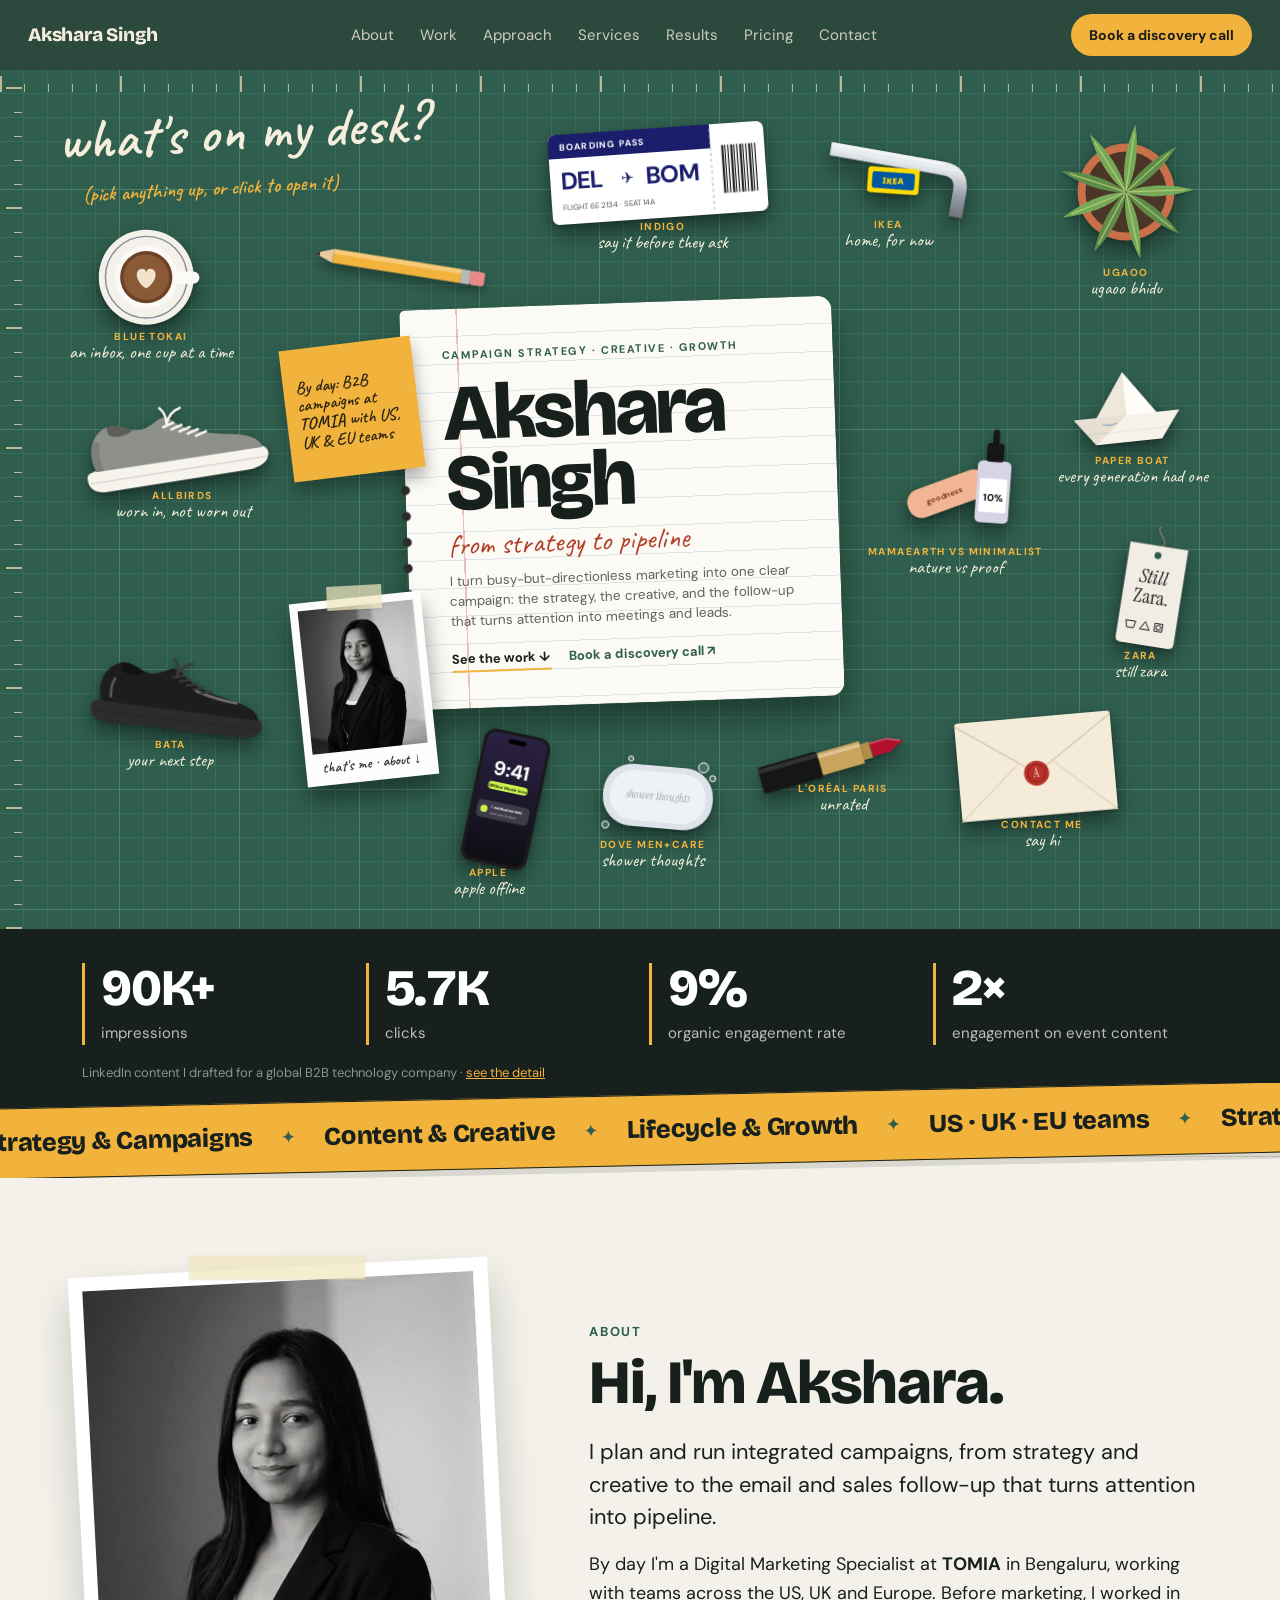
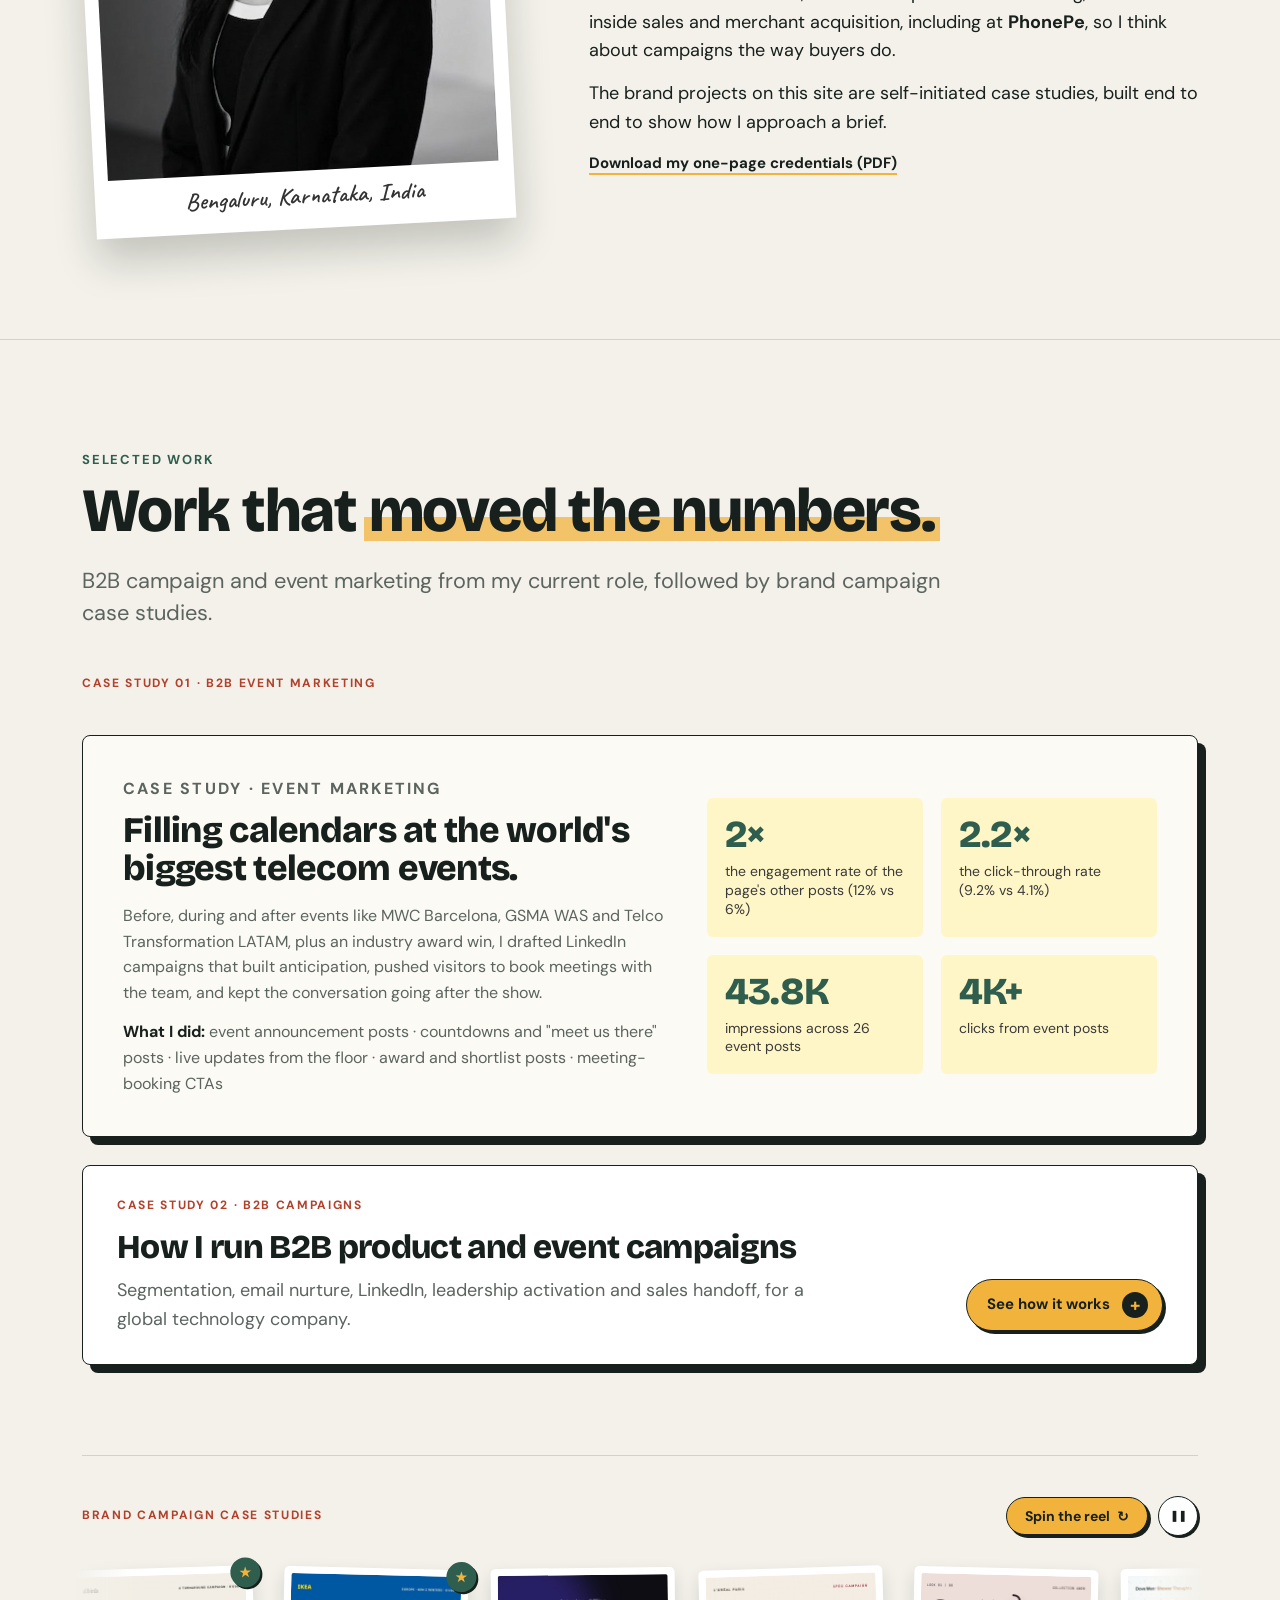
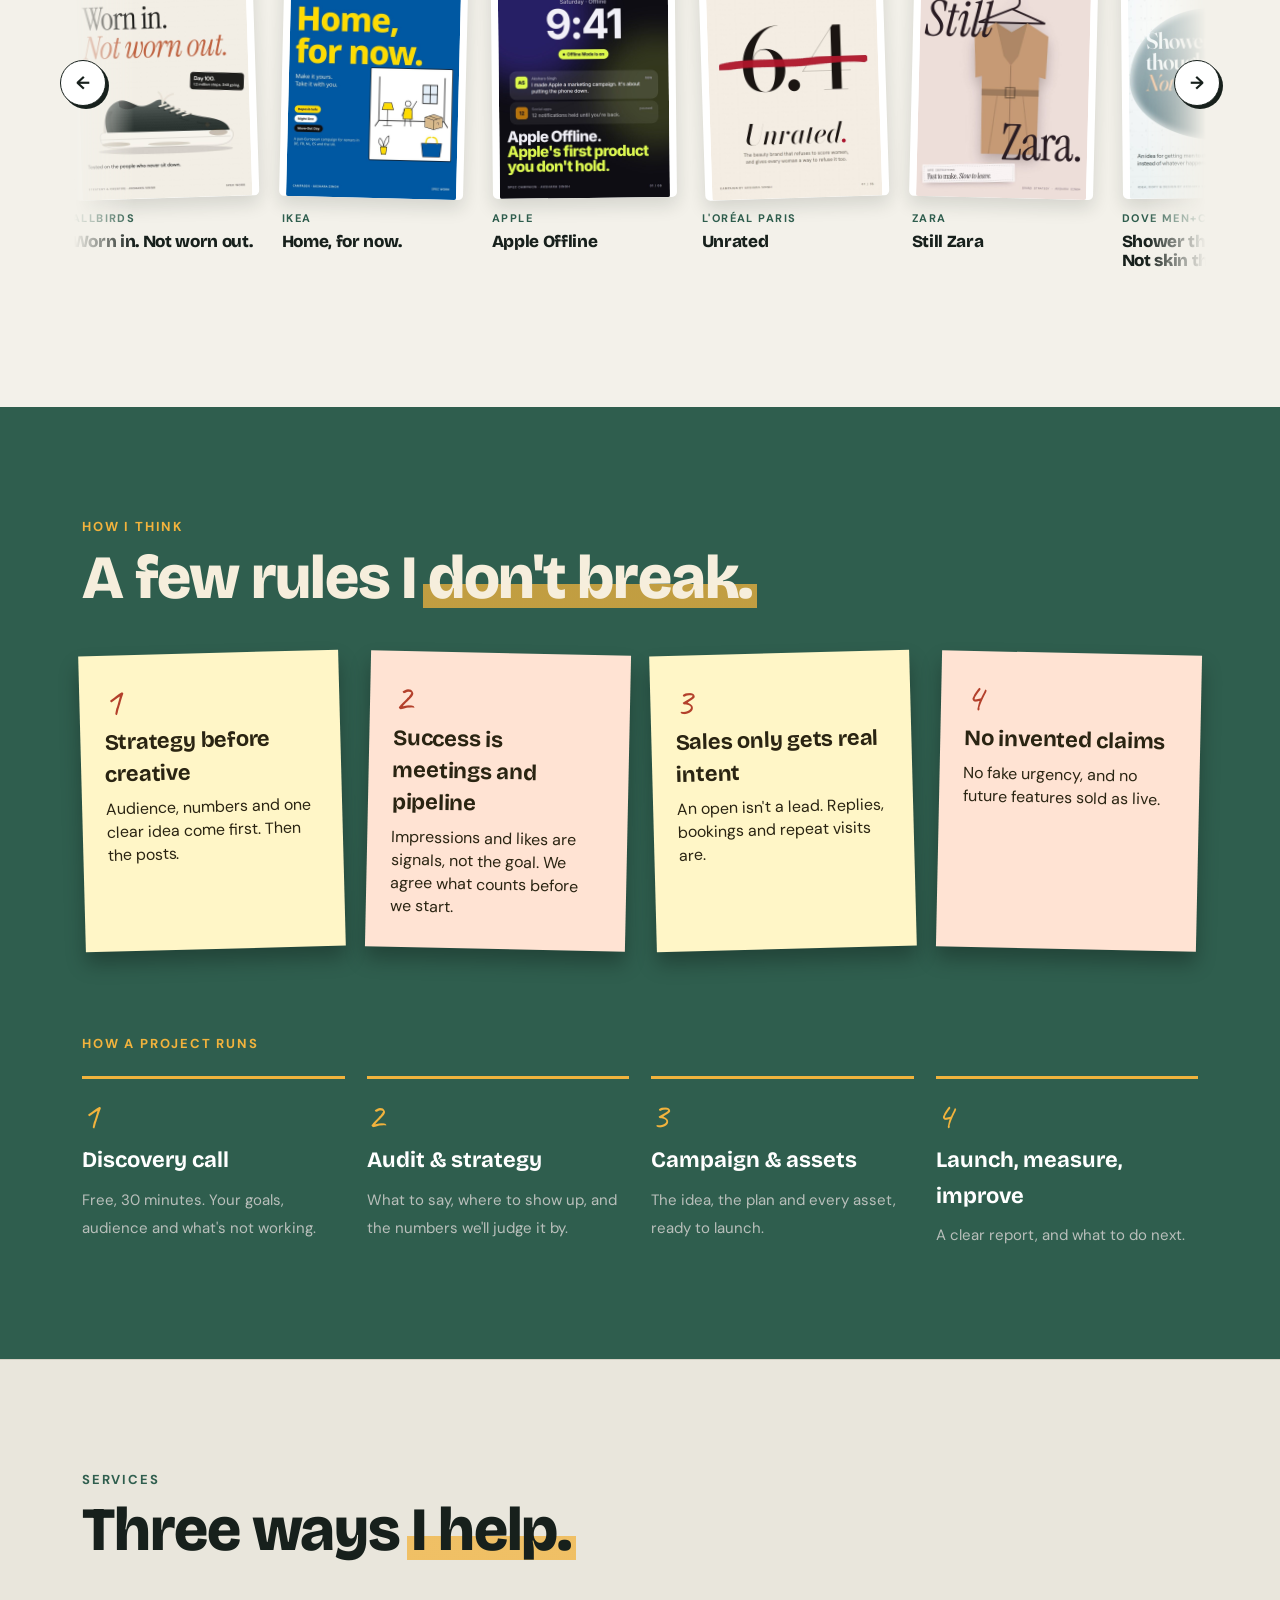
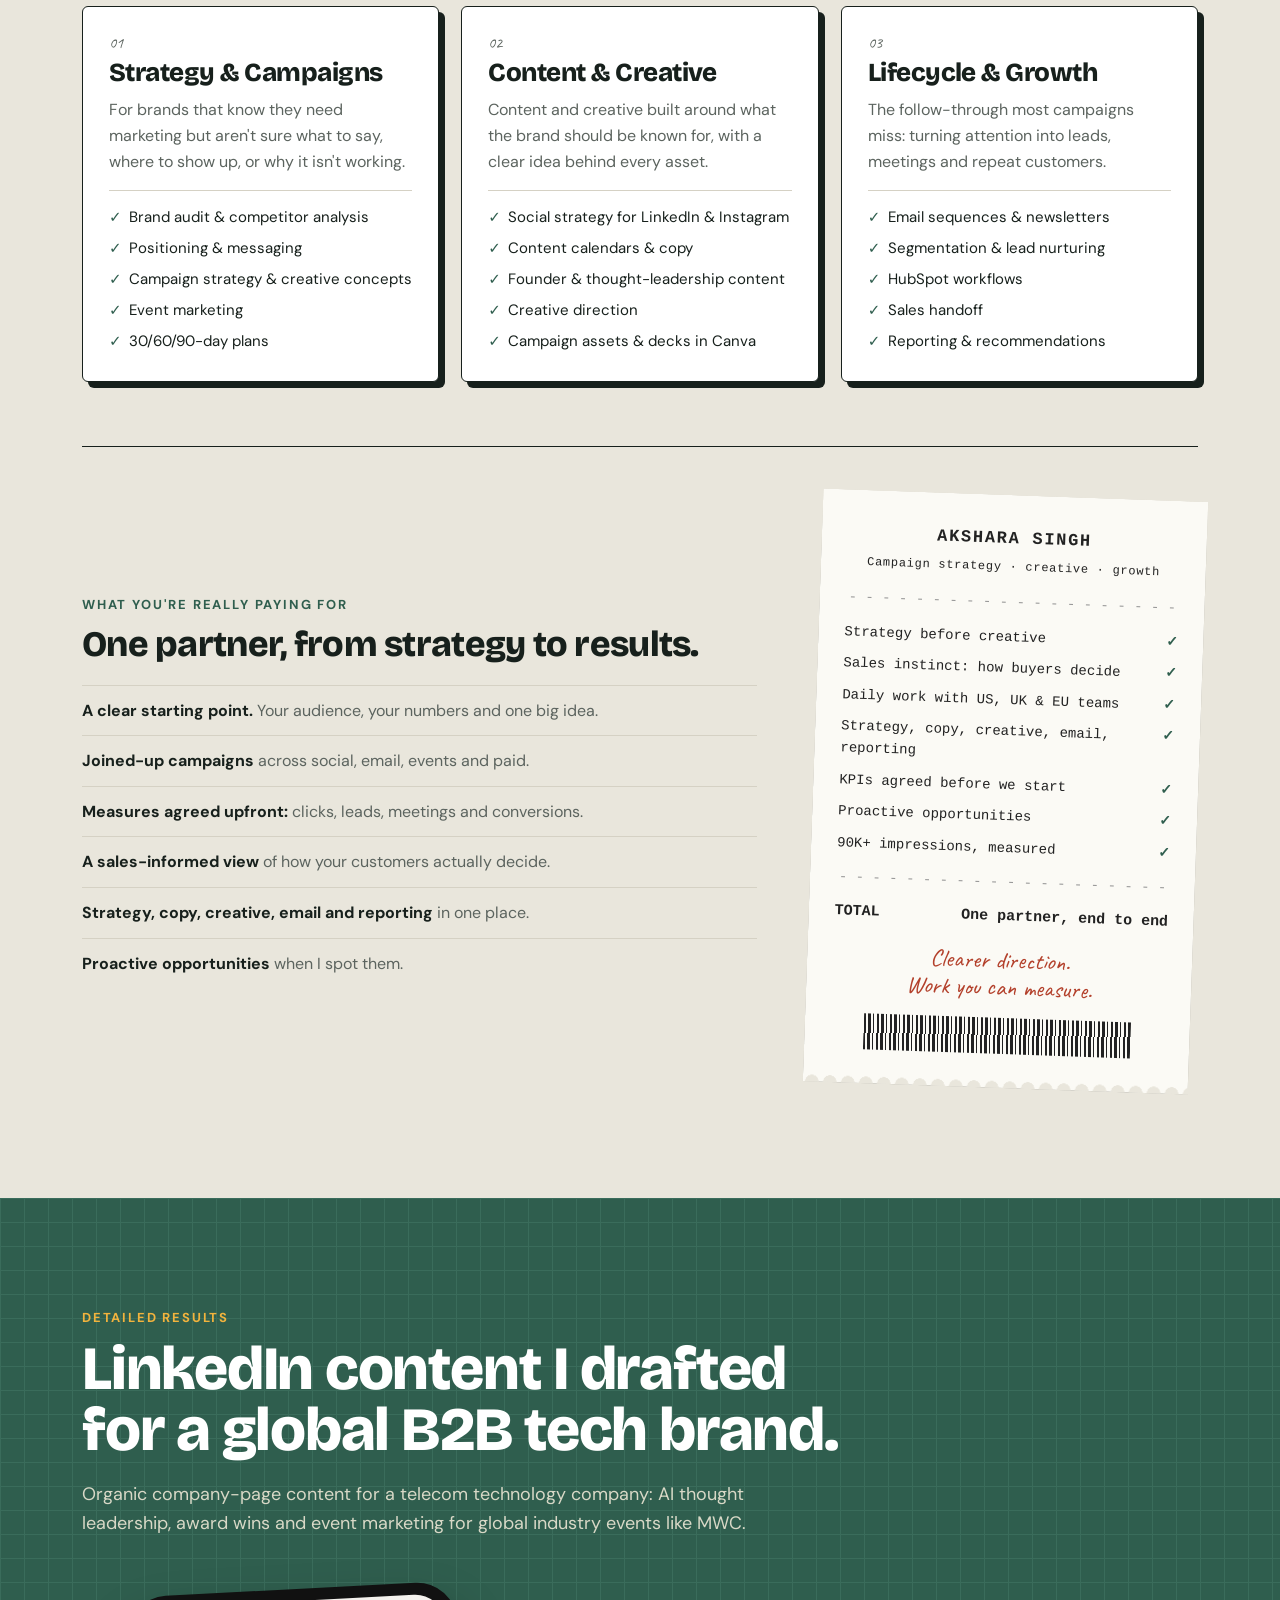
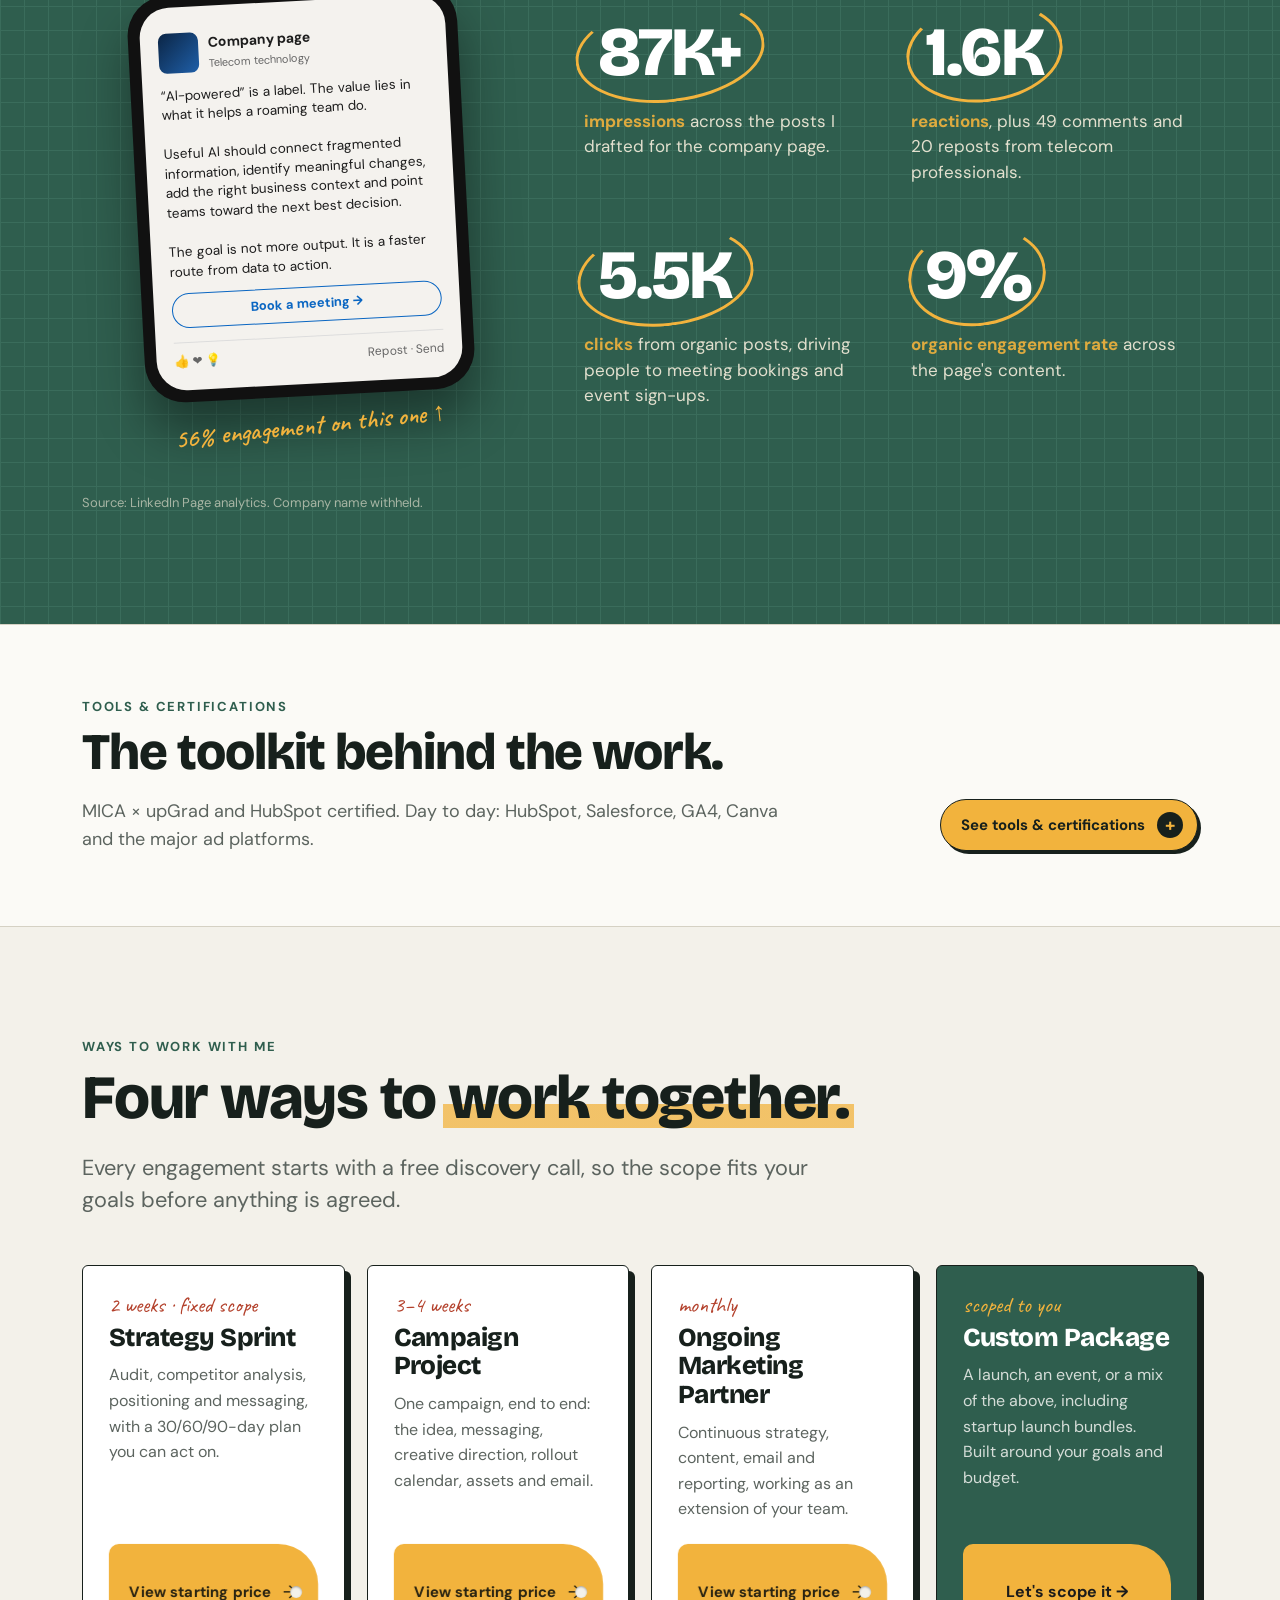
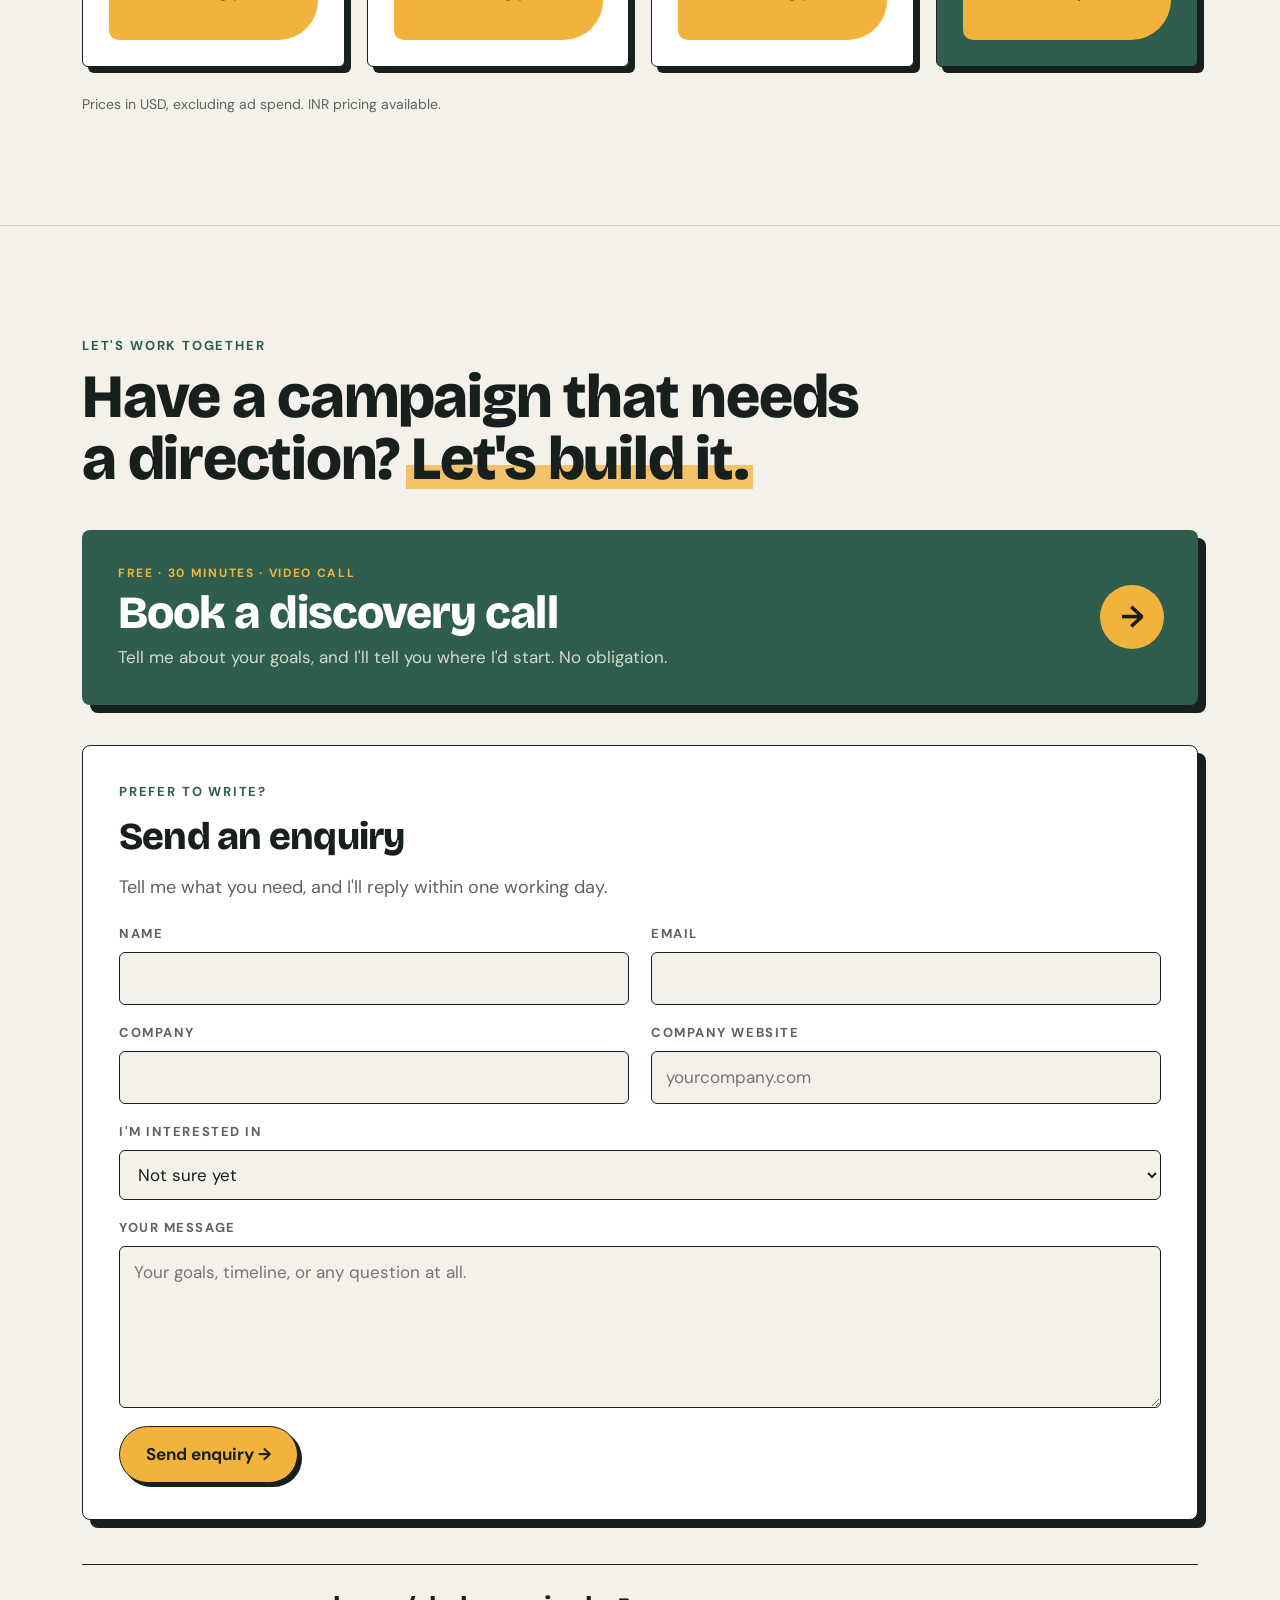
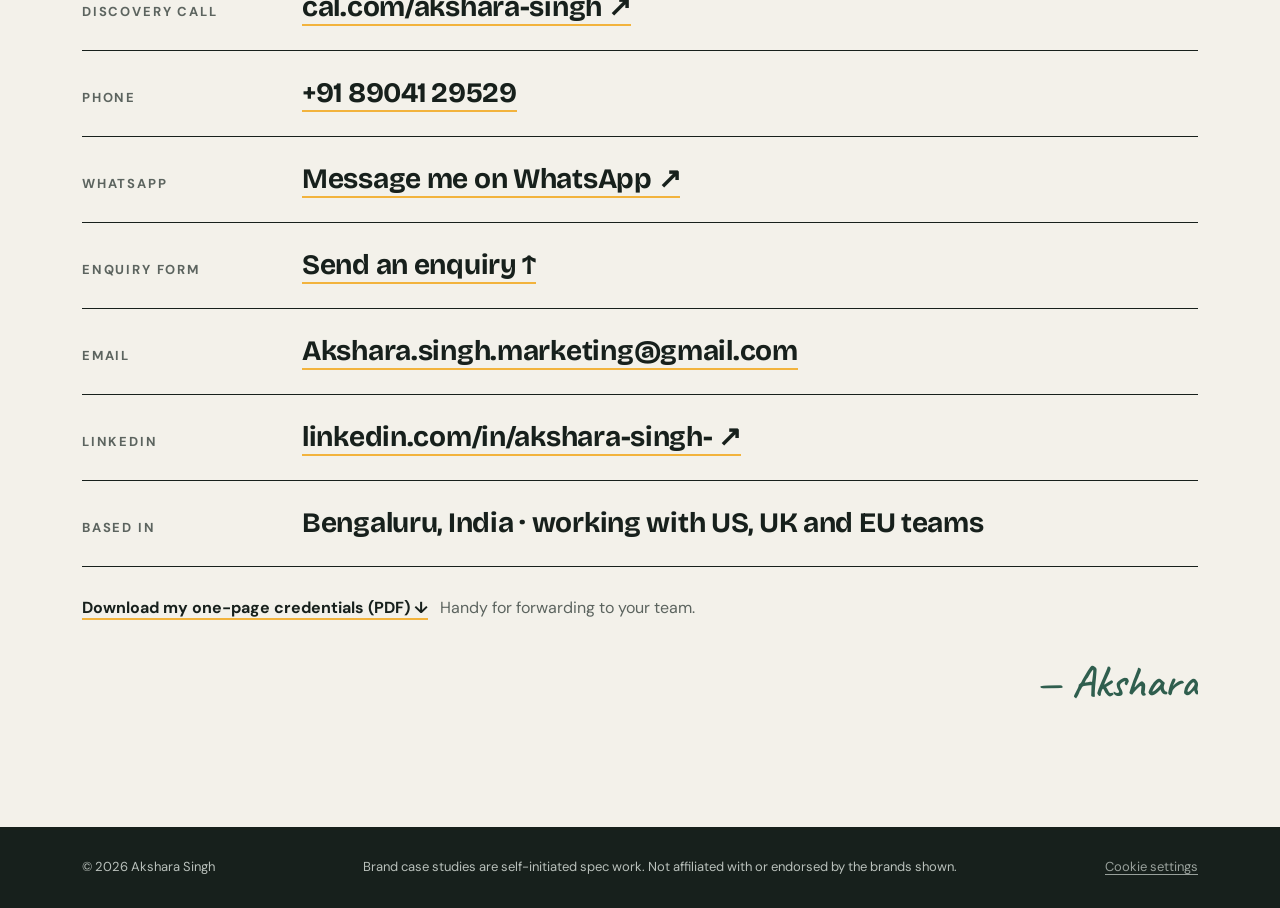
<file: index.html>
<!doctype html>
<html lang="en">
<head>
<meta charset="utf-8">
<meta name="viewport" content="width=device-width,initial-scale=1,viewport-fit=cover">
<title>Akshara Singh · Campaign Strategy &amp; Growth Marketing</title>
<meta name="description" content="Akshara Singh plans and runs integrated marketing campaigns, from strategy and creative to email, CRM and the follow-up that turns attention into pipeline.">
<meta property="og:title" content="Akshara Singh · Campaign Strategy &amp; Growth Marketing">
<meta property="og:description" content="Integrated campaigns that turn attention into pipeline: 90K+ impressions and 2× engagement on B2B event content.">
<meta property="og:image" content="https://akshara-singh.com/img/og.jpg">
<meta property="og:url" content="https://akshara-singh.com/">
<link rel="canonical" href="https://akshara-singh.com/">
<link rel="preconnect" href="https://fonts.googleapis.com"><link rel="preconnect" href="https://fonts.gstatic.com" crossorigin>
<link href="https://fonts.googleapis.com/css2?family=Bricolage+Grotesque:opsz,wght@12..96,500;12..96,700;12..96,800&family=Caveat:wght@500;700&family=DM+Sans:opsz,wght@9..40,400;9..40,500;9..40,700&family=Instrument+Serif:ital@0;1&family=Noto+Sans:wght@800&display=swap" rel="stylesheet">
<link rel="stylesheet" href="css/desk.css?v=2026-09-30">
</head>
<body>
<header class="top">
  <a class="me" href="./">Akshara Singh</a>
  <nav><a href="#about">About</a><a href="#work">Work</a><a href="#how">Approach</a><a href="#services">Services</a><a href="#results">Results</a><a href="#pricing">Pricing</a><a href="#contact">Contact</a></nav>
  <a class="wa" href="https://cal.com/akshara-singh/30min" target="_blank" rel="noopener">Book a discovery call</a>
</header>

<section class="mat" aria-label="What's on my desk">
  <div class="ruler rx" aria-hidden="true"></div><div class="ruler ry" aria-hidden="true"></div>
  <div class="desk" id="desk">
    <p class="hand title">what's on my desk?</p>
    <p class="hand hint">(pick anything up, or click to open it)</p>

    <div class="notebook">
      <p class="nb-kick">Campaign strategy · Creative · Growth</p>
      <h1>Akshara<br>Singh</h1>
      <p class="nb-role">from strategy to pipeline</p>
      <p class="nb-line">I turn busy-but-directionless marketing into one clear campaign: the strategy, the creative, and the follow-up that turns attention into meetings and leads.</p>
      <p class="nb-ctas"><a class="nb-cta" href="#work">See the work ↓</a><a class="nb-cta alt" href="https://cal.com/akshara-singh/30min" target="_blank" rel="noopener">Book a discovery call ↗</a></p>
    </div>

    <div class="sticky"><span class="hand">By day: B2B campaigns at <b>TOMIA</b> with US, UK &amp; EU teams</span></div>

    <a class="polaroid obj-static" href="#about" aria-label="About Akshara">
      <span class="tape"></span>
      <img src="img/akshara.jpg" alt="Akshara Singh" width="704" height="880">
      <span class="hand cap">that's me · about ↓</span>
    </a>

    <span class="pencil" aria-hidden="true"></span>
  </div>
</section>

<section class="proof" aria-label="Results at a glance"><div class="wrap">
  <ul class="pbar">
    <li><b class="pnum">90K+</b><span>impressions</span></li>
    <li><b class="pnum">5.7K</b><span>clicks</span></li>
    <li><b class="pnum">9%</b><span>organic engagement rate</span></li>
    <li><b class="pnum">2×</b><span>engagement on event content</span></li>
  </ul>
  <p class="pb-note">LinkedIn content I drafted for a global B2B technology company · <a href="#results">see the detail</a></p>
</div></section>

<div class="ribbon-wrap" aria-hidden="true"><div class="ribbon"><div class="ribbon-in"><span>Strategy &amp; Campaigns</span><i>✦</i><span>Content &amp; Creative</span><i>✦</i><span>Lifecycle &amp; Growth</span><i>✦</i><span>US · UK · EU teams</span><i>✦</i><span>Strategy &amp; Campaigns</span><i>✦</i><span>Content &amp; Creative</span><i>✦</i><span>Lifecycle &amp; Growth</span><i>✦</i><span>US · UK · EU teams</span><i>✦</i></div></div></div>


<section class="paper about" id="about">
  <div class="wrap about-grid">
    <figure class="pol-big">
      <span class="tape"></span>
      <img src="img/akshara.jpg" alt="Portrait of Akshara Singh" width="704" height="880" loading="lazy">
      <figcaption class="hand">Bengaluru, Karnataka, India</figcaption>
    </figure>
    <div>
      <p class="kick">About</p>
      <h2>Hi, I'm Akshara.</h2>
      <p class="lead">I plan and run integrated campaigns, from strategy and creative to the email and sales follow-up that turns attention into pipeline.</p>
      <p>By day I'm a Digital Marketing Specialist at <b>TOMIA</b> in Bengaluru, working with teams across the US, UK and Europe. Before marketing, I worked in inside sales and merchant acquisition, including at <b>PhonePe</b>, so I think about campaigns the way buyers do.</p>
      <p>The brand projects on this site are self-initiated case studies, built end to end to show how I approach a brief.</p>
      <p class="more"><a href="Akshara-Singh-Credentials.pdf" target="_blank" rel="noopener">Download my one-page credentials (PDF)</a></p>
    </div>
  </div>
</section>

<section class="paper work" id="work"><div class="wrap">
  <p class="kick">Selected work</p>
  <h2>Work that <span class="mk">moved the numbers.</span></h2>
  <p class="lead">B2B campaign and event marketing from my current role, followed by brand campaign case studies.</p>

  <div class="realwork">
    <p class="rw-tag">Case study 01 · B2B event marketing</p>
  <article class="evcase">
    <div class="ev-l">
      <p class="ev-k">Case study · Event marketing</p>
      <h3>Filling calendars at the world's biggest telecom events.</h3>
      <p>Before, during and after events like MWC Barcelona, GSMA WAS and Telco Transformation LATAM, plus an industry award win, I drafted LinkedIn campaigns that built anticipation, pushed visitors to book meetings with the team, and kept the conversation going after the show.</p>
      <p class="ev-what"><b>What I did:</b> event announcement posts · countdowns and "meet us there" posts · live updates from the floor · award and shortlist posts · meeting-booking CTAs</p>
    </div>
    <ul class="ev-stats">
      <li><b>2×</b><span>the engagement rate of the page's other posts (12% vs 6%)</span></li>
      <li><b>2.2×</b><span>the click-through rate (9.2% vs 4.1%)</span></li>
      <li><b>43.8K</b><span>impressions across 26 event posts</span></li>
      <li><b>4K+</b><span>clicks from event posts</span></li>
    </ul>
  </article>

    <div class="fold rw-fold" id="campaigns">
      <div class="rw-head"><p class="rw-tag">Case study 02 · B2B campaigns</p><h3>How I run B2B product and event campaigns</h3></div>
      <div class="fold-bar"><p class="fold-teaser">Segmentation, email nurture, LinkedIn, leadership activation and sales handoff, for a global technology company.</p><button class="fold-btn" type="button" aria-expanded="false" aria-controls="fb-campaigns"><span class="fb-open">See how it works</span><span class="fb-close">Close</span><i aria-hidden="true">+</i></button></div>
      <div class="fold-body" id="fb-campaigns"><div class="fold-in">
  <div class="tabs" role="tablist" aria-label="Campaigns">
    <button role="tab" id="t-ai" aria-selected="true" aria-controls="p-ai" type="button">Product campaign</button>
    <button role="tab" id="t-ev" aria-selected="false" aria-controls="p-ev" type="button">Event campaign</button>
  </div>

  <div class="panel" id="p-ai" role="tabpanel" aria-labelledby="t-ai">
    <div class="pn-top">
      <div><p class="pn-k">The brief</p><p class="pn-big">Build awareness for an AI product with a technical B2B audience, and turn that interest into sales conversations.</p></div>
      <div class="goal own"><span>What I own</span><em>Strategy · segmentation · email nurture · LinkedIn · sales handoff</em></div>
    </div>
    <div class="road"><span class="on">1<br><i>Launch</i></span><span>2<br><i>Educate</i></span><span>3<br><i>Convert</i></span><span>4<br><i>Follow up</i></span></div>
    <div class="pn-grid">
      <div class="pn-card"><h3>Who we talk to</h3><p>Accounts segmented by <b>priority</b> and <b>customer vs prospect</b>, with different messages and sales actions for each, plus language variants.</p></div>
      <div class="pn-card"><h3>What they hear</h3><p><b>Concrete use cases before big vision.</b> Practical, industry-specific AI rather than generic hype, and every claim checked with Product before it goes out.</p></div>
      <div class="pn-card"><h3>Where</h3><p>A <b>HubSpot email nurture</b>, regular <b>LinkedIn</b> posts, a small <b>paid retargeting test</b> and a landing page with content download and meeting booking.</p></div>
    </div>
    <p class="pn-k" style="margin-top:34px">How a contact moves to Sales</p>
    <ol class="flow">
      <li><b>Opens an email</b><span>Stays in nurture. No sales call yet.</span></li>
      <li><b>Clicks</b><span>Marked engaged, retargeted on the topic they clicked.</span></li>
      <li><b>Downloads or comes back</b><span>High-intent signal, watched closely.</span></li>
      <li><b>Replies or books</b><span>Straight to Sales, prioritised by account.</span></li>
    </ol>
  </div>

  <div class="panel" id="p-ev" role="tabpanel" aria-labelledby="t-ev" hidden>
    <div class="pn-top">
      <div><p class="pn-k">The brief</p><p class="pn-big">Book meetings at a major international industry event, then turn those conversations into pipeline.</p></div>
      <div class="goal own"><span>What I own</span><em>Event campaign plan · emails · LinkedIn · leadership kit · follow-up</em></div>
    </div>
    <div class="road ev"><span class="on">Before<br><i>Emails + posts</i></span><span>During<br><i>Live posts + meeting capture</i></span><span>After<br><i>Fast follow-up</i></span></div>
    <div class="pn-grid">
      <div class="pn-card"><h3>Before the event</h3><p>A pre-event <b>email and LinkedIn campaign</b> with meeting-booking CTAs, prioritising the accounts that matter most.</p></div>
      <div class="pn-card"><h3>Leadership activation</h3><p>A <b>LinkedIn kit for leaders and the sales team</b>: personal Canva banners, ready-to-edit posts and a booking link, so the whole team promotes the meetings.</p></div>
      <div class="pn-card"><h3>After the event</h3><p>Contacts sorted by <b>hot, warm, cold, and met vs didn't meet</b>. Hot leads followed up within 24–48 hours, each meeting with an owner and next step.</p></div>
    </div>
    <p class="pn-k" style="margin-top:34px">Event assets</p>
    <ul class="assets"><li>LinkedIn covers</li><li>Email-signature banner</li><li>Social creatives</li><li>Homepage banner</li><li>Event landing page</li><li>Sales one-pager</li><li>Meeting-booking CTAs</li></ul>
  </div>

  <p class="rnote dark">Company, product, targets and customer details are confidential and not shown.</p>
      </div></div>
    </div>
  </div>

  <div class="spec">
    <div class="reel-head">
      <p class="rw-tag">Brand campaign case studies</p>
      <div class="reel-ctl">
        <button type="button" class="spin-btn" id="reelSpin">Spin the reel <i aria-hidden="true">↻</i></button>
        <button type="button" class="reel-pause" id="reelPause" aria-label="Pause the reel"><span class="i-pause" aria-hidden="true">❚❚</span><span class="i-play" aria-hidden="true">▶</span></button>
      </div>
    </div>
    <div class="reel" id="reel" role="region" aria-label="Brand campaign case studies">
      <span class="reel-pin" aria-hidden="true"></span>
      <button type="button" class="reel-arr prev" id="reelPrev" aria-label="Previous projects">←</button>
      <div class="reel-win"><div class="reel-track" id="reelTrack"></div></div>
      <button type="button" class="reel-arr next" id="reelNext" aria-label="Next projects">→</button>
    </div>
  </div>
</div></section>

<section class="board" id="how"><div class="wrap">
  <p class="kick">How I think</p>
  <h2>A few rules I <span class="mk">don't break.</span></h2>
  <ol class="notes">
    <li><b>Strategy before creative</b>Audience, numbers and one clear idea come first. Then the posts.</li>
    <li><b>Success is meetings and pipeline</b>Impressions and likes are signals, not the goal. We agree what counts before we start.</li>
    <li><b>Sales only gets real intent</b>An open isn't a lead. Replies, bookings and repeat visits are.</li>
    <li><b>No invented claims</b>No fake urgency, and no future features sold as live.</li>
  </ol>
  <div class="process">
    <p class="kick">How a project runs</p>
    <ol>
      <li><b>Discovery call</b><span>Free, 30 minutes. Your goals, audience and what's not working.</span></li>
      <li><b>Audit &amp; strategy</b><span>What to say, where to show up, and the numbers we'll judge it by.</span></li>
      <li><b>Campaign &amp; assets</b><span>The idea, the plan and every asset, ready to launch.</span></li>
      <li><b>Launch, measure, improve</b><span>A clear report, and what to do next.</span></li>
    </ol>
  </div>
</div></section>

<section class="paper services" id="services"><div class="wrap">
  <p class="kick">Services</p>
  <h2>Three ways <span class="mk">I help.</span></h2>
  <div class="pillars">
    <article><p class="pl-n">01</p><h3>Strategy &amp; Campaigns</h3><p>For brands that know they need marketing but aren't sure what to say, where to show up, or why it isn't working.</p><ul><li>Brand audit &amp; competitor analysis</li><li>Positioning &amp; messaging</li><li>Campaign strategy &amp; creative concepts</li><li>Event marketing</li><li>30/60/90-day plans</li></ul></article>
    <article><p class="pl-n">02</p><h3>Content &amp; Creative</h3><p>Content and creative built around what the brand should be known for, with a clear idea behind every asset.</p><ul><li>Social strategy for LinkedIn &amp; Instagram</li><li>Content calendars &amp; copy</li><li>Founder &amp; thought-leadership content</li><li>Creative direction</li><li>Campaign assets &amp; decks in Canva</li></ul></article>
    <article><p class="pl-n">03</p><h3>Lifecycle &amp; Growth</h3><p>The follow-through most campaigns miss: turning attention into leads, meetings and repeat customers.</p><ul><li>Email sequences &amp; newsletters</li><li>Segmentation &amp; lead nurturing</li><li>HubSpot workflows</li><li>Sales handoff</li><li>Reporting &amp; recommendations</li></ul></article>
  </div>
  <div class="paying">
    <div>
      <p class="kick">What you're really paying for</p>
      <h3>One partner, from strategy to results.</h3>
      <ul class="incl">
        <li><b>A clear starting point.</b> Your audience, your numbers and one big idea.</li>
        <li><b>Joined-up campaigns</b> across social, email, events and paid.</li>
        <li><b>Measures agreed upfront:</b> clicks, leads, meetings and conversions.</li>
        <li><b>A sales-informed view</b> of how your customers actually decide.</li>
        <li><b>Strategy, copy, creative, email and reporting</b> in one place.</li>
        <li><b>Proactive opportunities</b> when I spot them.</li>
      </ul>
    </div>
    <div class="receipt" aria-label="What's included when you work with me">
      <p class="r-shop">AKSHARA SINGH<br><span>Campaign strategy · creative · growth</span></p>
      <p class="r-dash">- - - - - - - - - - - - - - - - - - - -</p>
      <ul>
        <li><span>Strategy before creative</span><i>✓</i></li>
        <li><span>Sales instinct: how buyers decide</span><i>✓</i></li>
        <li><span>Daily work with US, UK &amp; EU teams</span><i>✓</i></li>
        <li><span>Strategy, copy, creative, email, reporting</span><i>✓</i></li>
        <li><span>KPIs agreed before we start</span><i>✓</i></li>
        <li><span>Proactive opportunities</span><i>✓</i></li>
        <li><span>90K+ impressions, measured</span><i>✓</i></li>
      </ul>
      <p class="r-dash">- - - - - - - - - - - - - - - - - - - -</p>
      <p class="r-total"><span>TOTAL</span><span>One partner, end to end</span></p>
      <p class="r-thanks">Clearer direction.<br>Work you can measure.</p>
      <p class="r-bar" aria-hidden="true"></p>
    </div>
  </div>
</div></section>

<section class="results" id="results"><div class="wrap">
  <p class="kick">Detailed results</p>
  <h2>LinkedIn content I drafted for a global B2B tech brand.</h2>
  <p class="rlead">Organic company-page content for a telecom technology company: AI thought leadership, award wins and event marketing for global industry events like MWC.</p>
  <div class="rgrid">
    <figure class="phone" aria-label="One of the LinkedIn posts I drafted">
      <div class="screen">
        <div class="li-top"><span class="li-av"></span><div><b>Company page</b><span>Telecom technology</span></div></div>
        <p class="li-txt">“AI-powered” is a label. The value lies in what it helps a roaming team do.<br><br>Useful AI should connect fragmented information, identify meaningful changes, add the right business context and point teams toward the next best decision.<br><br>The goal is not more output. It is a faster route from data to action.</p>
        <div class="li-cta">Book a meeting →</div>
        <div class="li-bar"><span>👍 ❤️ 💡</span><span>Repost · Send</span></div>
      </div>
      <figcaption class="hand">56% engagement on this one ↑</figcaption>
    </figure>
    <ul class="stats">
      <li><b class="circ">90K+</b><p><strong>impressions</strong> across the posts I drafted for the company page.</p></li>
      <li><b class="circ">1.7K</b><p><strong>reactions</strong>, plus 49 comments and 20 reposts from telecom professionals.</p></li>
      <li><b class="circ">5.7K</b><p><strong>clicks</strong> from organic posts, driving people to meeting bookings and event sign-ups.</p></li>
      <li><b class="circ">9%</b><p><strong>organic engagement rate</strong> across the page's content.</p></li>
    </ul>
  </div>
  <p class="rnote">Source: LinkedIn Page analytics. Company name withheld.</p>
</div></section>

<section class="paper creds fold" id="skills"><div class="wrap">
  <p class="kick">Tools &amp; certifications</p>
  <h2>The toolkit behind the work.</h2>
  <div class="fold-bar"><p class="fold-teaser">MICA × upGrad and HubSpot certified. Day to day: HubSpot, Salesforce, GA4, Canva and the major ad platforms.</p><button class="fold-btn" type="button" aria-expanded="false" aria-controls="fb-skills"><span class="fb-open">See tools &amp; certifications</span><span class="fb-close">Close</span><i aria-hidden="true">+</i></button></div>
  <div class="fold-body" id="fb-skills"><div class="fold-in">
  <div class="sc-grid">
    <ul class="certlist">
      <li><svg class="seal" viewBox="0 0 48 56" aria-hidden="true"><path d="M14 36l-6 18 9-4 5 6 4-16zM34 36l6 18-9-4-5 6-4-16z" fill="currentColor" opacity=".75"/><path d="M24 2l5 4 6-1 2 6 6 2-1 6 4 5-4 5 1 6-6 2-2 6-6-1-5 4-5-4-6 1-2-6-6-2 1-6-4-5 4-5-1-6 6-2 2-6 6 1z" fill="currentColor"/><path d="M16 24l6 6 11-12" fill="none" stroke="#fff" stroke-width="4" stroke-linecap="round" stroke-linejoin="round"/></svg><div><h3>Advanced Certificate in Digital Marketing &amp; Communication</h3><p class="issuer">MICA × upGrad</p></div></li>
      <li><svg class="seal" viewBox="0 0 48 56" aria-hidden="true"><path d="M14 36l-6 18 9-4 5 6 4-16zM34 36l6 18-9-4-5 6-4-16z" fill="currentColor" opacity=".75"/><path d="M24 2l5 4 6-1 2 6 6 2-1 6 4 5-4 5 1 6-6 2-2 6-6-1-5 4-5-4-6 1-2-6-6-2 1-6-4-5 4-5-1-6 6-2 2-6 6 1z" fill="currentColor"/><path d="M16 24l6 6 11-12" fill="none" stroke="#fff" stroke-width="4" stroke-linecap="round" stroke-linejoin="round"/></svg><div><h3>Email Marketing Certification</h3><p class="issuer">HubSpot Academy</p></div></li>
      <li><svg class="seal" viewBox="0 0 48 56" aria-hidden="true"><path d="M14 36l-6 18 9-4 5 6 4-16zM34 36l6 18-9-4-5 6-4-16z" fill="currentColor" opacity=".75"/><path d="M24 2l5 4 6-1 2 6 6 2-1 6 4 5-4 5 1 6-6 2-2 6-6-1-5 4-5-4-6 1-2-6-6-2 1-6-4-5 4-5-1-6 6-2 2-6 6 1z" fill="currentColor"/><path d="M16 24l6 6 11-12" fill="none" stroke="#fff" stroke-width="4" stroke-linecap="round" stroke-linejoin="round"/></svg><div><h3>Social Media Marketing Certification</h3><p class="issuer">HubSpot Academy</p></div></li>
    </ul>
    <div class="wallbox"><ul class="wall" aria-label="Tools I use"><li class="lk "><img src="img/logos/chatgpt.svg" alt="" aria-hidden="true"><span>ChatGPT</span></li><li><img src="img/wm/google-gemini.svg" alt="Gemini" style="height:34px"></li><li><img src="img/wm/notion.svg" alt="Notion" style="height:32px"></li><li><img src="img/wm/github.svg" alt="GitHub" style="height:24px"></li><li><img src="img/wm/google-workspace.svg" alt="Google Workspace" style="height:20px"></li><li class="lk canva"><img src="img/logos/canva.svg" alt="" aria-hidden="true"><span>Canva</span></li><li><img src="img/wm/hubspot.svg" alt="HubSpot" style="height:32px"></li><li><img src="img/wm/salesforce.svg" alt="Salesforce" style="height:46px"></li><li><img src="img/wm/zoho.svg" alt="Zoho" style="height:38px"></li><li><img src="img/wm/mailchimp.svg" alt="Mailchimp" style="height:34px"></li><li class="lk bee"><img src="img/logos/beehiiv.svg" alt="" aria-hidden="true"><span>beehiiv</span></li><li class="lk "><img src="img/logos/bouncer.svg" alt="" aria-hidden="true"><span>Bouncer</span></li><li class="lk two"><img src="img/logos/google-analytics.svg" alt="" aria-hidden="true"><span>Google<br>Analytics</span></li><li class="lk "><img src="img/logos/google-ads.svg" alt="" aria-hidden="true"><span>Google Ads</span></li><li><img src="img/wm/meta.svg" alt="Meta" style="height:26px"></li><li><img src="img/wm/linkedin.svg" alt="LinkedIn" style="height:28px"></li><li><img src="img/wm/webflow.svg" alt="Webflow" style="height:24px"></li><li class="lk shop"><img src="img/logos/shopify.svg" alt="" aria-hidden="true"><span>shopify</span></li></ul></div>
  </div>
  <div class="edu-row"><div class="uni"><img src="img/bgu.png" alt="Birla Global University" width="720" height="295"><span class="uni-city">Bhubaneswar</span></div><p class="deg">Bachelor's degree in Digital Marketing</p><p class="hand">education</p></div>
  </div></div>
</div></section>

<section class="paper pricing" id="pricing"><div class="wrap">
  <p class="kick">Ways to work with me</p>
  <h2>Four ways to <span class="mk">work together.</span></h2>
  <p class="lead">Every engagement starts with a free discovery call, so the scope fits your goals before anything is agreed.</p>
  <div class="pkgs four">
    <article class="pkg"><p class="pk-time">2 weeks · fixed scope</p><h3>Strategy Sprint</h3><p class="pk-desc">Audit, competitor analysis, positioning and messaging, with a 30/60/90-day plan you can act on.</p><button class="ptag" type="button" aria-expanded="false"><span class="tag-front"><span class="tf-t">View starting price</span><span class="eyes" aria-hidden="true">→</span></span><span class="tag-back"><small>from</small><b>$450</b><span class="tb-n">A clear plan in two weeks.</span></span></button></article>
    <article class="pkg"><p class="pk-time">3–4 weeks</p><h3>Campaign Project</h3><p class="pk-desc">One campaign, end to end: the idea, messaging, creative direction, rollout calendar, assets and email.</p><button class="ptag" type="button" aria-expanded="false"><span class="tag-front"><span class="tf-t">View starting price</span><span class="eyes" aria-hidden="true">→</span></span><span class="tag-back"><small>from</small><b>$800</b><span class="tb-n">Strategy to launch-ready assets.</span></span></button></article>
    <article class="pkg"><p class="pk-time">monthly</p><h3>Ongoing Marketing Partner</h3><p class="pk-desc">Continuous strategy, content, email and reporting, working as an extension of your team.</p><button class="ptag" type="button" aria-expanded="false"><span class="tag-front"><span class="tf-t">View starting price</span><span class="eyes" aria-hidden="true">→</span></span><span class="tag-back"><small>from</small><b>$600<small>/month</small></b><span class="tb-n">Minimum three months.</span></span></button></article>
    <article class="pkg custom"><p class="pk-time">scoped to you</p><h3>Custom Package</h3><p class="pk-desc">A launch, an event, or a mix of the above, including startup launch bundles. Built around your goals and budget.</p><a class="pk-cta" href="#enquire" data-interest="Custom Package">Let's scope it →</a></article>
  </div>
  <p class="pnote">Prices in USD, excluding ad spend. INR pricing available.</p>
</div></section>

<section class="paper contact" id="contact"><div class="wrap">
  <p class="kick">Let's work together</p>
  <h2>Have a campaign that needs a direction? <span class="mk">Let's build it.</span></h2>
  <a class="callcard" href="https://cal.com/akshara-singh/30min" target="_blank" rel="noopener">
    <span class="cc-k">Free · 30 minutes · video call</span>
    <span class="cc-t">Book a discovery call</span>
    <span class="cc-s">Tell me about your goals, and I'll tell you where I'd start. No obligation.</span>
    <span class="cc-go" aria-hidden="true">→</span>
  </a>
  <form class="enq" id="enquire" action="https://formsubmit.co/Akshara.singh.marketing@gmail.com" method="POST">
    <div class="enq-head"><p class="kick">Prefer to write?</p><h3>Send an enquiry</h3><p>Tell me what you need, and I'll reply within one working day.</p></div>
    <input type="hidden" name="_subject" value="New enquiry from akshara-singh.com">
    <input type="hidden" name="_template" value="table">
    <input type="hidden" name="_captcha" value="false">
    <input type="hidden" name="_next" value="https://akshara-singh.com/#enquiry-sent">
    <input type="text" name="_honey" class="enq-hp" tabindex="-1" autocomplete="off" aria-hidden="true">
    <label><span>Name</span><input name="name" required autocomplete="name"></label>
    <label><span>Email</span><input type="email" name="email" required autocomplete="email"></label>
    <label><span>Company</span><input name="company" required autocomplete="organization"></label>
    <label><span>Company website</span><input type="text" inputmode="url" name="website" required autocomplete="url" placeholder="yourcompany.com"></label>
    <label class="wide"><span>I'm interested in</span><select name="interest" id="enqInterest">
      <option>Not sure yet</option><option>Strategy Sprint</option><option>Campaign Project</option><option>Ongoing Marketing Partner</option><option>Custom Package</option><option>Something else</option>
    </select></label>
    <label class="wide"><span>Your message</span><textarea name="message" rows="5" required placeholder="Your goals, timeline, or any question at all."></textarea></label>
    <div class="enq-foot wide"><button type="submit">Send enquiry →</button><p class="enq-status" role="status" aria-live="polite"></p></div>
  </form>
  <dl class="ctable">
    <div><dt>Discovery call</dt><dd><a href="https://cal.com/akshara-singh/30min" target="_blank" rel="noopener">cal.com/akshara-singh ↗</a></dd></div>
    <div><dt>Phone</dt><dd><a href="tel:+918904129529">+91 89041 29529</a></dd></div>
    <div><dt>WhatsApp</dt><dd><a href="https://wa.me/918904129529" target="_blank" rel="noopener">Message me on WhatsApp ↗</a></dd></div>
    <div><dt>Enquiry form</dt><dd><a href="#enquire">Send an enquiry ↑</a></dd></div>
    <div><dt>Email</dt><dd><a href="mailto:Akshara.singh.marketing@gmail.com">Akshara.singh.marketing@gmail.com</a></dd></div>
    <div><dt>LinkedIn</dt><dd><a href="https://www.linkedin.com/in/akshara-singh-" target="_blank" rel="noopener">linkedin.com/in/akshara-singh- ↗</a></dd></div>
    <div><dt>Based in</dt><dd>Bengaluru, India · working with US, UK and EU teams</dd></div>
  </dl>
  <p class="credl"><a href="Akshara-Singh-Credentials.pdf" target="_blank" rel="noopener">Download my one-page credentials (PDF) ↓</a> <span>Handy for forwarding to your team.</span></p>
  <p class="hand sign">— Akshara</p>
</div></section>

<footer><div class="wrap"><span>© <span id="yr">2026</span> Akshara Singh</span><span>Brand case studies are self-initiated spec work. Not affiliated with or endorsed by the brands shown.</span><button type="button" class="cookie-btn" onclick="(window._hsp=window._hsp||[]).push(['showBanner'])">Cookie settings</button></div></footer>


<script src="projects.js?v=2026-09-30"></script>
<script src="js/desk.js?v=2026-09-30"></script>
<script src="js/home.js?v=2026-09-30"></script>
<script src="js/magic.js?v=2026-09-30"></script>
<!-- Start of HubSpot Embed Code -->
<script type="text/javascript" id="hs-script-loader" async defer src="https://js-na2.hs-scripts.com/247555031.js"></script>
<!-- End of HubSpot Embed Code -->
</body>
</html>
</file>
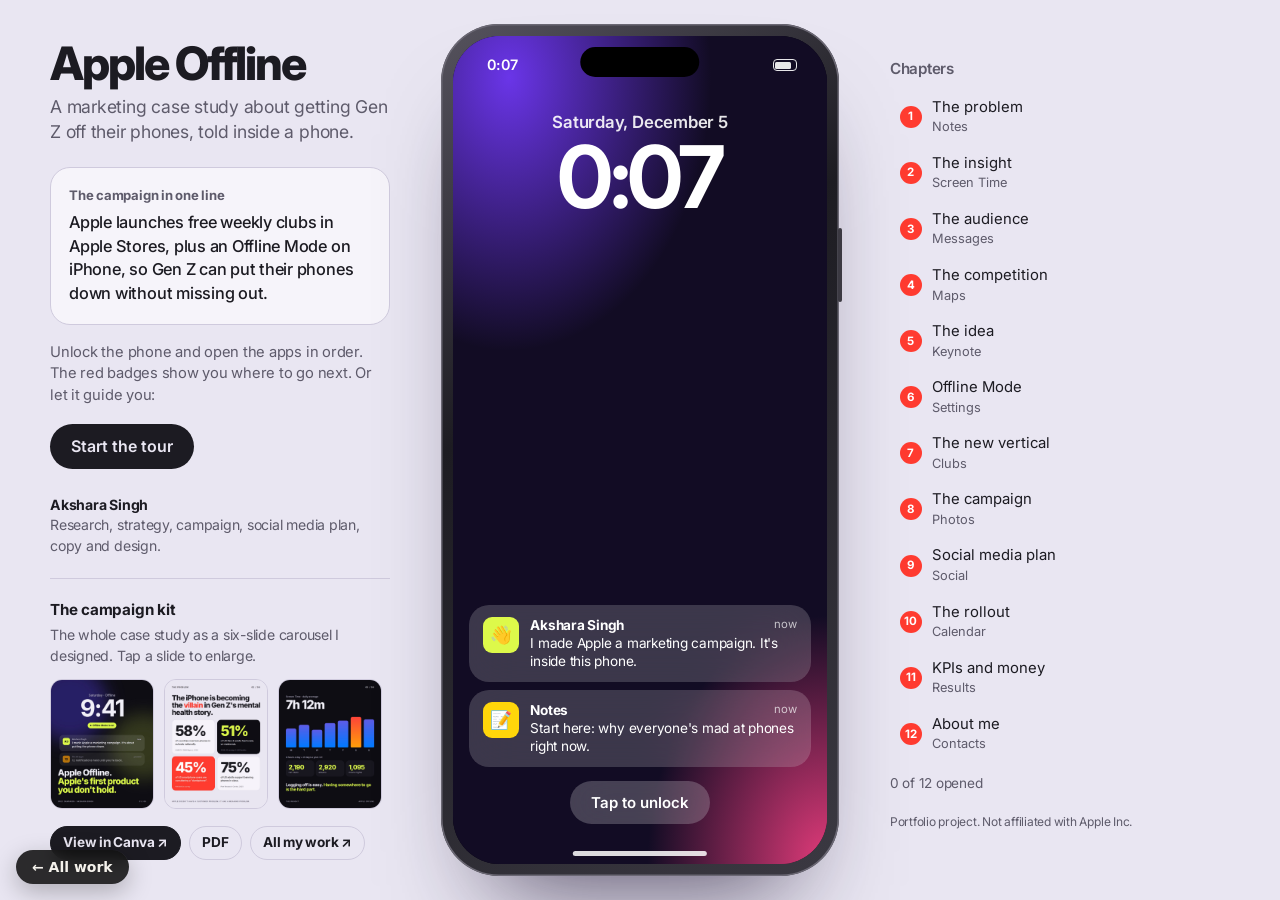
<file: work/apple/index.html>
<!doctype html>
<html lang="en">
<head>
<meta charset="utf-8">
<meta name="viewport" content="width=device-width, initial-scale=1, viewport-fit=cover">
<title>Apple Offline: a case study inside a phone, by Akshara Singh</title>
<meta name="description" content="A marketing case study about getting Gen Z off their phones, told inside a phone. By Akshara Singh.">
<link rel="preconnect" href="https://fonts.googleapis.com">
<link rel="preconnect" href="https://fonts.gstatic.com" crossorigin>
<link href="https://fonts.googleapis.com/css2?family=Inter:wght@400;500;600;700;800&display=swap" rel="stylesheet">
<style>
:root{
  box-sizing:border-box;
  padding-top:env(safe-area-inset-top,0px);
  padding-bottom:env(safe-area-inset-bottom,0px);
  color-scheme:light dark;
  --page:#E9E6F2; --page-ink:#1C1B22; --page-muted:#5E5B6B; --page-line:#CFCADD; --card:#F6F4FA;
  --red:#FF3B30; --green:#34C759; --blue:#007AFF; --lime:#DDF94A;
}
@media (prefers-color-scheme:dark){
  :root:not([data-theme="light"]){ --page:#0E0D14; --page-ink:#F1EFF7; --page-muted:#A5A1B5; --page-line:#2B2838; --card:#18161F; }
}
:root[data-theme="dark"]{ --page:#0E0D14; --page-ink:#F1EFF7; --page-muted:#A5A1B5; --page-line:#2B2838; --card:#18161F; }
*,*::before,*::after{box-sizing:inherit}
html,body{height:100%}
body{
  margin:0; background:var(--page); color:var(--page-ink);
  font-family:-apple-system,BlinkMacSystemFont,"SF Pro Text","Inter","Segoe UI",Roboto,Helvetica,Arial,sans-serif;
  font-size:16px; line-height:1.45; letter-spacing:-.015em; -webkit-font-smoothing:antialiased;
  transition:background .9s;
}
body.offline{background:#DDF0D2}
@media (prefers-color-scheme:dark){ :root:not([data-theme="light"]) body.offline{background:#10200F} }
:root[data-theme="dark"] body.offline{background:#10200F}
button{font:inherit; color:inherit}
:focus-visible{outline:3px solid var(--blue); outline-offset:2px; border-radius:8px}
a{color:var(--blue)}

/* ---------- page layout ---------- */
.layout{min-height:100%; display:grid; grid-template-columns:minmax(0,1fr) auto minmax(0,1fr); gap:clamp(20px,4vw,56px); align-items:center; padding:24px clamp(16px,3vw,40px); max-width:1320px; margin:0 auto}
.intro{max-width:340px; justify-self:end}
.intro h1{font-size:clamp(2.2rem,3.6vw,3.2rem); line-height:1; letter-spacing:-.045em; margin:0 0 .5rem; font-weight:800}
.intro .tag{font-size:1.1rem; color:var(--page-muted); margin:0 0 1.4rem}
.oneliner{background:var(--card); border:1px solid var(--page-line); border-radius:20px; padding:18px}
.oneliner b{display:block; font-size:.82rem; color:var(--page-muted); margin-bottom:.35rem}
.oneliner p{margin:0; font-size:1.02rem; font-weight:500}
.howto{font-size:.92rem; color:var(--page-muted); margin:1.1rem 0}
.start{border:0; border-radius:999px; background:var(--page-ink); color:var(--page); padding:.7em 1.3em; font-weight:600; cursor:pointer}
.me{margin-top:1.6rem; font-size:.88rem; color:var(--page-muted)}
.me b{color:var(--page-ink)}
.chapters{max-width:300px; justify-self:start}
.chapters h2{font-size:.95rem; margin:0 0 .6rem; color:var(--page-muted); font-weight:600}
.chapters ol{list-style:none; margin:0; padding:0; display:flex; flex-direction:column; gap:2px}
.chapters button{width:100%; text-align:left; border:0; background:transparent; padding:7px 10px; border-radius:10px; cursor:pointer; display:flex; gap:10px; align-items:center; font-size:.93rem}
.chapters button:hover{background:var(--card)}
.chapters button .ix{width:22px; height:22px; border-radius:50%; background:var(--red); color:#fff; font-size:.72rem; font-weight:700; display:grid; place-items:center; flex:none}
.chapters button.seen .ix{background:var(--page-line); color:var(--page-muted)}
.chapters button.current{background:var(--card); font-weight:600}
.chapters button small{color:var(--page-muted); font-size:.8rem; display:block}
.progress{font-size:.85rem; color:var(--page-muted); margin-top:.8rem}
.disclaim{font-size:.75rem; color:var(--page-muted); margin-top:1.2rem}

/* ---------- device ---------- */
.device{--h:min(860px, calc(100svh - 48px)); height:var(--h); aspect-ratio:9/19.3; max-width:calc(100vw - 32px); position:relative}
.phone{position:absolute; inset:0; border-radius:58px; padding:12px; background:linear-gradient(145deg,#56535e,#1d1c22 38%,#3b3942); box-shadow:0 60px 100px -50px rgba(20,10,40,.7), inset 0 0 0 1.5px #6b6874}
.phone::before{content:""; position:absolute; right:-3px; top:24%; width:4px; height:74px; border-radius:3px; background:#3b3942}
.screen{position:relative; width:100%; height:100%; border-radius:47px; overflow:hidden; background:#000; isolation:isolate; font-size:15px}
.wall{position:absolute; inset:0; background:radial-gradient(90% 55% at 15% 5%,#6A35E8,transparent 60%),radial-gradient(80% 50% at 100% 100%,#E23B7A,transparent 60%),#120C24; transition:opacity .9s}
.wall.day{background:linear-gradient(180deg,#8FCBFF 0%,#D9F0FF 40%,#EAF8DD 62%,#86D160 100%); opacity:0}
body.offline .wall.day{opacity:1}
.island{position:absolute; top:11px; left:50%; transform:translateX(-50%); width:32%; height:30px; border-radius:20px; background:#000; z-index:60}
.status{position:absolute; top:0; left:0; right:0; height:52px; z-index:55; display:flex; align-items:center; justify-content:space-between; padding:6px 30px 0 34px; color:#fff; font-weight:600; font-size:.9rem; pointer-events:none; transition:color .3s}
.status.dark{color:#000}
.status .r{display:flex; gap:6px; align-items:center}
.status .batt{width:24px; height:12px; border:1.5px solid currentColor; border-radius:4px; position:relative; opacity:.9}
.status .batt::after{content:""; position:absolute; inset:1.5px; right:5px; background:currentColor; border-radius:1.5px}
.status .pill{display:none; background:var(--green); color:#fff; border-radius:999px; padding:1px 8px; font-size:.72rem}
body.offline .status .pill{display:inline-block}
.homebar{position:absolute; bottom:8px; left:50%; transform:translateX(-50%); width:36%; height:5px; border-radius:5px; background:rgba(255,255,255,.85); border:0; z-index:58; cursor:pointer; padding:0}
.homebar::before{content:""; position:absolute; inset:-12px -10px}
.homebar.dark{background:rgba(0,0,0,.75)}

/* lock */
.lock{position:absolute; inset:0; z-index:40; background:radial-gradient(90% 55% at 15% 5%,#6A35E8,transparent 60%),radial-gradient(80% 50% at 100% 100%,#E23B7A,transparent 60%),#120C24; display:flex; flex-direction:column; align-items:center; padding:74px 16px 40px; color:#fff; transition:transform .55s cubic-bezier(.6,0,.3,1), opacity .55s}
.lock.gone{transform:translateY(-100%); opacity:0; pointer-events:none}
.lock .date{font-size:1.05rem; font-weight:600; opacity:.9}
.lock .time{font-size:5.4rem; font-weight:700; letter-spacing:-.04em; line-height:1}
.lock .ns{margin-top:auto; width:100%; display:flex; flex-direction:column; gap:8px}
.ln{background:rgba(255,255,255,.18); backdrop-filter:blur(24px); -webkit-backdrop-filter:blur(24px); border-radius:20px; padding:12px 14px; display:flex; gap:11px; font-size:.85rem; line-height:1.3; text-align:left}
.ln .ai{width:36px; height:36px; border-radius:9px; flex:none; display:grid; place-items:center; font-size:1.1rem}
.ln b{display:block}
.ln small{opacity:.7; float:right; font-weight:400}
.unlock{margin-top:14px; border:0; background:rgba(255,255,255,.22); color:#fff; border-radius:999px; padding:.7em 1.4em; font-weight:600; cursor:pointer; backdrop-filter:blur(20px)}

/* home */
.home{position:absolute; inset:0; padding:62px 18px 30px; display:flex; flex-direction:column; z-index:10}
.widget{background:rgba(255,255,255,.2); backdrop-filter:blur(24px); -webkit-backdrop-filter:blur(24px); border-radius:24px; padding:16px; color:#fff; transition:background .6s,color .6s}
body.offline .widget{background:rgba(255,255,255,.55); color:#1C1B22}
.widget .wt{font-size:.78rem; font-weight:600; opacity:.8}
.widget .wh{font-size:1.25rem; font-weight:800; letter-spacing:-.03em; line-height:1.15; margin:.2rem 0 .6rem}
.widget button{border:0; background:#fff; color:#1C1B22; border-radius:999px; padding:.45em 1em; font-weight:700; font-size:.82rem; cursor:pointer}
.grid{display:grid; grid-template-columns:repeat(4,1fr); gap:18px 10px; margin-top:22px}
.icon{border:0; background:transparent; padding:0; cursor:pointer; display:flex; flex-direction:column; align-items:center; gap:5px; color:#fff; font-size:.7rem; font-weight:500; position:relative; transition:color .6s}
body.offline .icon{color:#1C1B22}
.icon .sq{width:58px; height:58px; border-radius:15px; display:grid; place-items:center; font-size:1.7rem; box-shadow:0 4px 12px rgba(0,0,0,.25); position:relative; transition:transform .15s}
.icon:active .sq{transform:scale(.92)}
.icon .badge{position:absolute; top:-6px; right:-6px; min-width:22px; height:22px; border-radius:11px; background:var(--red); color:#fff; font-size:.72rem; font-weight:700; display:grid; place-items:center; padding:0 5px; box-shadow:0 0 0 2px rgba(0,0,0,.15); transition:opacity .3s, transform .3s}
.icon.seen .badge{opacity:0; transform:scale(.5)}
.cal-ic{background:#fff; color:#1C1B22; flex-direction:column; display:flex!important; align-items:center; justify-content:center; line-height:1}
.cal-ic small{color:var(--red); font-size:.55rem; font-weight:700}
.cal-ic b{font-size:1.5rem; font-weight:400}
.dock{margin-top:auto; background:rgba(255,255,255,.2); backdrop-filter:blur(24px); -webkit-backdrop-filter:blur(24px); border-radius:30px; padding:12px; display:grid; grid-template-columns:repeat(4,1fr)}
.dock .icon span.lbl{display:none}

/* apps */
.app{position:absolute; inset:0; z-index:30; background:#F2F2F7; color:#000; display:flex; flex-direction:column; transform:scale(.88); opacity:0; visibility:hidden; transition:transform .38s cubic-bezier(.3,.8,.2,1), opacity .25s, visibility 0s .38s; border-radius:47px}
.app.open{transform:none; opacity:1; visibility:visible; transition:transform .38s cubic-bezier(.3,.8,.2,1), opacity .2s, visibility 0s}
.app.darkapp{background:#000; color:#fff}
.app .top{padding:56px 18px 6px; flex:none}
.back{border:0; background:transparent; color:var(--blue); font-size:1rem; padding:4px 0; cursor:pointer}
.app.darkapp .back{color:#FFD60A}
.app .ttl{font-size:2rem; font-weight:800; letter-spacing:-.035em; line-height:1.05; margin:.25rem 0 0}
.app .ch{font-size:.8rem; color:#8E8E93; font-weight:600; margin-top:.15rem}
.body{flex:1; overflow-y:auto; padding:10px 16px 40px; -webkit-overflow-scrolling:touch; overscroll-behavior:contain}
.grp{background:#fff; border-radius:14px; overflow:hidden; margin-top:12px}
.darkapp .grp{background:#1C1C1E}
.row{display:flex; justify-content:space-between; gap:12px; align-items:center; padding:12px 14px; border-bottom:1px solid #E5E5EA; font-size:.92rem}
.darkapp .row{border-color:#2C2C2E}
.row:last-child{border-bottom:0}
.row .v{color:#8E8E93; text-align:right}
.row .v.g{color:var(--green); font-weight:600}
.row .v.r{color:var(--red); font-weight:600}
.cap{font-size:.78rem; color:#8E8E93; padding:6px 4px 0; line-height:1.35}
.h{font-size:1.05rem; font-weight:700; margin:18px 0 4px; letter-spacing:-.02em}
.p{font-size:.92rem; margin:6px 0}
.next{display:block; width:100%; margin-top:22px; border:0; border-radius:14px; background:var(--blue); color:#fff; padding:13px; font-weight:600; cursor:pointer; font-size:.95rem}
.darkapp .next{background:#FFD60A; color:#000}
.src{font-size:.72rem; color:#8E8E93; display:block; margin-top:2px}

/* notes */
.notes .body{background:#fff}
.notes .app-top-bg{background:#fff}
.note-h{font-size:1.5rem; font-weight:800; letter-spacing:-.03em; margin:4px 0 2px}
.note-d{font-size:.78rem; color:#8E8E93}
.hl{background:linear-gradient(transparent 55%,#FFE66D 55%)}
.stat{display:flex; gap:12px; padding:10px 0; border-bottom:1px solid #F2F2F7}
.stat b{font-size:1.5rem; font-weight:800; letter-spacing:-.04em; min-width:64px}
.stat p{margin:0; font-size:.88rem}
.chk{list-style:none; padding:0; margin:6px 0}
.chk li{padding:4px 0 4px 26px; position:relative; font-size:.9rem}
.chk li::before{content:""; position:absolute; left:0; top:6px; width:16px; height:16px; border-radius:50%; border:1.5px solid #C7C7CC}
.chk.done li::before{background:#FFD60A; border-color:#FFD60A}

/* screen time */
.chart{display:flex; align-items:flex-end; gap:8px; height:120px; padding:10px 4px 0}
.chart div{flex:1; background:linear-gradient(180deg,#5E5CE6,#BF5AF2); border-radius:5px 5px 2px 2px; position:relative}
.chart span{position:absolute; bottom:-18px; left:0; right:0; text-align:center; font-size:.68rem; color:#8E8E93}
.big{font-size:2.6rem; font-weight:800; letter-spacing:-.045em; line-height:1}
.slider{width:100%; accent-color:#5E5CE6; margin:10px 0 4px}
.alts{display:grid; grid-template-columns:repeat(3,1fr); gap:8px; margin-top:10px}
.alts div{background:#F2F2F7; border-radius:12px; padding:10px}
.alts b{display:block; font-size:1.05rem}
.alts span{font-size:.72rem; color:#6E6E73}
.insight{background:#1C1C1E; color:#fff; border-radius:18px; padding:18px; margin-top:14px}
.insight b{display:block; font-size:.72rem; color:#FFD60A; margin-bottom:6px}
.insight p{margin:0; font-size:1.35rem; font-weight:800; letter-spacing:-.03em; line-height:1.15}

/* messages */
.thread-list button{width:100%; border:0; background:#fff; text-align:left; display:flex; gap:12px; padding:12px 14px; border-bottom:1px solid #E5E5EA; cursor:pointer; align-items:center}
.av{width:46px; height:46px; border-radius:50%; display:grid; place-items:center; font-weight:800; flex:none; font-size:1.1rem}
.thread-list b{display:block; font-size:.95rem}
.thread-list span{font-size:.82rem; color:#8E8E93; display:-webkit-box; -webkit-line-clamp:1; -webkit-box-orient:vertical; overflow:hidden}
.convo{display:none}
.convo.show{display:block}
.bub{max-width:80%; padding:9px 13px; border-radius:18px; font-size:.9rem; margin:4px 0; line-height:1.3; width:fit-content}
.bub.in{background:#E9E9EB; border-bottom-left-radius:5px}
.bub.out{background:var(--blue); color:#fff; margin-left:auto; border-bottom-right-radius:5px}
.sysn{font-size:.72rem; color:#8E8E93; text-align:center; margin:12px 0 4px}
.needs{background:#fff; border-radius:14px; padding:12px; margin-top:12px; font-size:.86rem}
.needs b{color:var(--green)}

/* maps */
.map{position:relative; height:330px; border-radius:16px; overflow:hidden; margin-top:6px;
  background:
   radial-gradient(35% 28% at 22% 70%,#B8E0A6 98%,transparent 100%),
   radial-gradient(22% 20% at 80% 25%,#A9D4F5 98%,transparent 100%),
   repeating-linear-gradient(28deg,transparent 0 46px,#fff 46px 52px),
   repeating-linear-gradient(-62deg,transparent 0 70px,#fff 70px 76px),
   #F1ECE2}
.pin{position:absolute; transform:translate(-50%,-100%); border:0; background:transparent; cursor:pointer; display:flex; flex-direction:column; align-items:center; padding:0}
.pin i{width:34px; height:34px; border-radius:50% 50% 50% 0; transform:rotate(-45deg); display:grid; place-items:center; box-shadow:0 3px 8px rgba(0,0,0,.25)}
.pin i span{transform:rotate(45deg); font-style:normal; font-size:1rem}
.pin em{font-style:normal; font-size:.66rem; font-weight:700; background:#fff; padding:1px 6px; border-radius:6px; margin-top:3px; box-shadow:0 1px 3px rgba(0,0,0,.2); white-space:nowrap}
.pin.gap i{background:#fff; border:2px dashed var(--red); animation:pulse 1.6s ease-in-out infinite}
@keyframes pulse{50%{box-shadow:0 0 0 10px rgba(255,59,48,.18)}}
.pin.sel em{background:#000; color:#fff}
.sheet{background:#fff; border-radius:16px; padding:14px; margin-top:10px; min-height:110px}
.sheet h4{margin:0 0 4px; font-size:1rem}
.sheet .row2{font-size:.86rem; margin:4px 0}
.sheet .row2 b{color:#6E6E73; font-weight:600}

/* keynote */
.deck{position:relative; background:#111; border-radius:16px; aspect-ratio:3/4; overflow:hidden; margin-top:6px}
.slide{position:absolute; inset:0; padding:22px; display:flex; flex-direction:column; justify-content:center; opacity:0; transform:translateX(20px); transition:opacity .35s, transform .35s; color:#fff}
.slide.on{opacity:1; transform:none}
.slide .k{font-size:.72rem; color:#FFD60A; font-weight:700; margin-bottom:8px}
.slide .t{font-size:1.9rem; font-weight:800; letter-spacing:-.04em; line-height:1.05}
.slide .s{font-size:.95rem; margin-top:10px; color:#D1D1D6; line-height:1.4}
.slide.s-g{background:linear-gradient(160deg,#1E6B34,#36B35A)}
.slide.s-p{background:linear-gradient(140deg,#FF5FB0,#8B5CF6 60%,#3B82F6)}
.slide.s-l{background:#DDF94A; color:#111} .slide.s-l .s{color:#333} .slide.s-l .k{color:#111}
.deck-nav{display:flex; justify-content:space-between; align-items:center; margin-top:10px}
.deck-nav button{border:0; background:#2C2C2E; color:#fff; border-radius:999px; padding:.5em 1.1em; cursor:pointer; font-weight:600}
.dots{display:flex; gap:5px}
.dots i{width:6px; height:6px; border-radius:50%; background:#48484A}
.dots i.on{background:#fff}

/* settings */
.tg{position:relative; width:52px; height:32px; border-radius:32px; border:0; background:#E9E9EB; cursor:pointer; padding:0; flex:none; transition:background .25s}
.tg::after{content:""; position:absolute; top:2px; left:2px; width:28px; height:28px; border-radius:50%; background:#fff; box-shadow:0 2px 5px rgba(0,0,0,.2); transition:transform .25s cubic-bezier(.3,.7,.2,1.2)}
.tg[aria-checked="true"]{background:var(--green)}
.tg[aria-checked="true"]::after{transform:translateX(20px)}
.set-hero{background:#fff; border-radius:14px; padding:16px; display:flex; gap:12px; align-items:center; margin-top:10px}
.set-hero .sq{width:44px; height:44px; border-radius:11px; background:var(--green); display:grid; place-items:center; font-size:1.3rem; flex:none}
.set-hero b{display:block}
.set-hero span{font-size:.8rem; color:#6E6E73}

/* clubs */
.chips{display:flex; gap:6px; overflow-x:auto; padding:4px 0 8px; scrollbar-width:none}
.chips button{border:0; border-radius:999px; background:#fff; padding:.4em .9em; font-weight:600; font-size:.82rem; cursor:pointer; white-space:nowrap}
.chips button[aria-pressed="true"]{background:#000; color:#fff}
.club{background:#fff; border-radius:18px; padding:14px; margin-top:10px; display:flex; gap:12px; align-items:center}
.club .e{width:52px; height:52px; border-radius:14px; display:grid; place-items:center; font-size:1.5rem; flex:none}
.club .i{flex:1; min-width:0}
.club b{display:block}
.club .w{font-size:.78rem; color:#6E6E73}
.club .d{font-size:.82rem; margin-top:2px}
.club .rs{border:0; border-radius:999px; background:var(--green); color:#fff; font-weight:700; padding:.45em .9em; cursor:pointer; font-size:.8rem; white-space:nowrap}
.club .rs[aria-pressed="true"]{background:#E9E9EB; color:#000}

/* photos */
.pgrid{display:grid; grid-template-columns:repeat(3,1fr); gap:3px; margin:6px -16px 0}
.ph{aspect-ratio:1; border:0; padding:8px; cursor:pointer; display:flex; align-items:flex-end; text-align:left; font-weight:800; letter-spacing:-.03em; font-size:.62rem; line-height:1.1; overflow:hidden}
.viewer{position:absolute; inset:0; z-index:5; border-radius:47px; background:#000; color:#fff; display:none; flex-direction:column; padding:56px 16px 30px}
.viewer.show{display:flex}
.viewer .art{flex:1; border-radius:16px; display:flex; align-items:center; justify-content:center; text-align:center; padding:20px; font-weight:800; letter-spacing:-.04em; font-size:1.7rem; line-height:1.1; margin:10px 0}
.viewer .what{font-size:.72rem; color:#FFD60A; font-weight:700}
.viewer p{font-size:.9rem; color:#D1D1D6; margin:4px 0 0}
.viewer .close{align-self:flex-start; border:0; background:transparent; color:#FFD60A; cursor:pointer; font-size:1rem; padding:0}
.a-black{background:#000; color:#fff; border:1px solid #333}
.a-lime{background:#DDF94A; color:#111}
.a-day{background:linear-gradient(160deg,#8FCBFF,#86D160); color:#111}
.a-web{background:#fff; color:#111}
.a-film{background:radial-gradient(80% 60% at 50% 40%,#3b2a7a,#0d0d12); color:#fff}
.a-pink{background:linear-gradient(140deg,#FF5FB0,#8B5CF6); color:#fff}

/* social */
.seg{display:flex; background:#E3E3E8; border-radius:10px; padding:2px; margin:6px 0 10px}
.seg button{flex:1; border:0; background:transparent; border-radius:8px; padding:6px 0; font-size:.82rem; font-weight:600; cursor:pointer}
.seg button[aria-selected="true"]{background:#fff; box-shadow:0 1px 3px rgba(0,0,0,.15)}
.spane{display:none} .spane.show{display:block}
.plat{background:#fff; border-radius:14px; padding:12px 14px; margin-top:8px}
.plat b{display:block}
.plat span{font-size:.84rem; color:#3A3A3C}
.plat small{display:block; font-size:.76rem; color:#8E8E93; margin-top:3px}
.pill-row{display:flex; gap:6px; flex-wrap:wrap; margin-top:6px}
.pill-row span{font-size:.76rem; font-weight:600; border-radius:999px; padding:.25em .7em; background:#fff}
.reel{border-radius:18px; aspect-ratio:9/14; padding:16px; display:flex; flex-direction:column; justify-content:space-between; margin-top:10px; color:#fff}
.reel .who{font-size:.76rem; font-weight:700; opacity:.85}
.reel .txt{font-size:1.35rem; font-weight:800; letter-spacing:-.035em; line-height:1.1}
.reel .cp{font-size:.8rem}
.reel .gl{font-size:.7rem; opacity:.75; margin-top:4px}
.cm{background:#fff; border-radius:14px; padding:12px; margin-top:8px}
.cm .q{font-size:.86rem; background:#F2F2F7; border-radius:14px 14px 14px 4px; padding:8px 11px; width:fit-content; max-width:90%}
.cm .a{font-size:.86rem; background:var(--green); color:#fff; border-radius:14px 14px 4px 14px; padding:8px 11px; width:fit-content; max-width:90%; margin:6px 0 0 auto}
.cm small{display:block; font-size:.66rem; opacity:.75; font-weight:600}

/* calendar */
.phase{border-left:4px solid; background:#fff; border-radius:10px; padding:10px 12px; margin-top:8px}
.phase b{display:block; font-size:.95rem}
.phase .w{font-size:.76rem; color:#8E8E93; font-weight:600}
.phase ul{margin:6px 0 0; padding-left:1.1rem; font-size:.84rem}
.day{display:grid; grid-template-columns:44px 1fr; gap:10px; padding:10px 0; border-bottom:1px solid #E5E5EA}
.day .dn{text-align:center}
.day .dn small{display:block; font-size:.66rem; color:var(--red); font-weight:700}
.day .dn b{font-size:1.2rem; font-weight:500}
.day .ev{font-size:.85rem}
.day .ev span{display:inline-block; font-size:.68rem; font-weight:700; border-radius:6px; padding:1px 6px; background:#F2F2F7; margin-bottom:2px}

/* stocks / results */
.tick{width:100%; border:0; background:transparent; color:#fff; display:grid; grid-template-columns:1fr 70px 78px; gap:8px; align-items:center; padding:12px 2px; border-bottom:1px solid #2C2C2E; text-align:left; cursor:pointer}
.tick b{display:block; font-size:.92rem}
.tick small{font-size:.72rem; color:#8E8E93; display:block}
.tick svg{width:70px; height:26px}
.tick .val{background:var(--green); color:#fff; border-radius:6px; padding:3px 6px; font-weight:700; font-size:.8rem; text-align:right}
.tick-d{display:none; font-size:.82rem; color:#D1D1D6; padding:8px 2px 12px; border-bottom:1px solid #2C2C2E}
.tick-d.show{display:block}
.bars .br{display:grid; grid-template-columns:1fr 36px; gap:6px; font-size:.82rem; margin-top:8px}
.bars .tr{grid-column:1/-1; height:7px; background:#2C2C2E; border-radius:6px; overflow:hidden}
.bars .tr i{display:block; height:100%; background:var(--green); border-radius:6px}

/* contact */
.card{background:#fff; border-radius:20px; padding:22px 18px; text-align:center; margin-top:8px}
.card .av{width:86px; height:86px; margin:0 auto 10px; font-size:2rem; background:linear-gradient(135deg,#DDF94A,#34C759)}
.card h3{margin:0; font-size:1.45rem; letter-spacing:-.03em}
.card .role{color:#6E6E73; font-size:.9rem}
.card .acts{display:flex; justify-content:center; gap:10px; margin-top:14px}
.card .acts a,.card .acts button{background:#F2F2F7; border-radius:12px; padding:10px 14px; font-size:.8rem; font-weight:600; text-decoration:none; color:var(--blue); border:0; cursor:pointer}
.poweroff{position:absolute; inset:0; z-index:80; background:#000; color:#fff; display:flex; flex-direction:column; align-items:center; justify-content:center; text-align:center; padding:30px; opacity:0; pointer-events:none; transition:opacity .8s}
.poweroff.on{opacity:1; pointer-events:auto}
.poweroff .g{font-size:2.6rem; font-weight:800; letter-spacing:-.045em; line-height:1}
.poweroff p{color:#8E8E93; font-size:.9rem}
.poweroff button{border:0; background:#1C1C1E; color:#fff; border-radius:999px; padding:.6em 1.2em; cursor:pointer; margin-top:10px}

@media (max-width:1080px){
  .layout{grid-template-columns:1fr; justify-items:center; gap:28px}
  .intro,.chapters{justify-self:center; max-width:520px; width:100%}
  .device{--h:min(820px, calc(100svh - 32px))}
}
@media (max-width:480px){
  .layout{padding:16px 10px}
  .device{--h:auto; width:calc(100vw - 20px); height:auto}
}
@media (prefers-reduced-motion:reduce){
  *{transition:none!important; animation:none!important}
}
/* campaign kit */
.ck{margin-top:1.4rem; padding-top:1.2rem; border-top:1px solid var(--page-line)}
.ck b{display:block; font-size:.95rem}
.ck p{font-size:.88rem; color:var(--page-muted); margin:.3rem 0 .8rem}
.ck-strip{display:flex; gap:10px; overflow-x:auto; scroll-snap-type:x mandatory; padding-bottom:8px}
.ck-strip a{flex:0 0 104px; scroll-snap-align:start}
.ck-strip img{display:block; width:100%; height:auto; border-radius:12px; border:1px solid var(--page-line)}
.ck-btns{display:flex; flex-wrap:wrap; gap:8px; margin-top:.6rem}
.ck-btns a{font-size:.85rem; font-weight:700; text-decoration:none; color:var(--page-ink); border:1px solid var(--page-line); border-radius:999px; padding:.45em .9em}
.ck-btns a.ck-p{background:var(--page-ink); color:var(--page); border-color:var(--page-ink)}
</style>
</head>
<body>
<div class="layout">

  <aside class="intro">
    <h1>Apple Offline</h1>
    <p class="tag">A marketing case study about getting Gen Z off their phones, told inside a phone.</p>
    <div class="oneliner">
      <b>The campaign in one line</b>
      <p>Apple launches free weekly clubs in Apple Stores, plus an Offline Mode on iPhone, so Gen Z can put their phones down without missing out.</p>
    </div>
    <p class="howto">Unlock the phone and open the apps in order. The red badges show you where to go next. Or let it guide you:</p>
    <button class="start" id="startTour" type="button">Start the tour</button>
    <p class="me"><b>Akshara Singh</b><br>Research, strategy, campaign, social media plan, copy and design.</p>
    <div class="ck">
      <b>The campaign kit</b>
      <p>The whole case study as a six-slide carousel I designed. Tap a slide to enlarge.</p>
      <div class="ck-strip" tabindex="0" aria-label="Campaign kit slides, scroll sideways"><a href="canva-kit/01.jpg" target="_blank" rel="noopener"><img src="canva-kit/01.jpg" alt="Slide 1: Apple Offline" loading="lazy" width="1080" height="1350"></a><a href="canva-kit/02.jpg" target="_blank" rel="noopener"><img src="canva-kit/02.jpg" alt="Slide 2: The receipts" loading="lazy" width="1080" height="1350"></a><a href="canva-kit/03.jpg" target="_blank" rel="noopener"><img src="canva-kit/03.jpg" alt="Slide 3: The insight" loading="lazy" width="1080" height="1350"></a><a href="canva-kit/04.jpg" target="_blank" rel="noopener"><img src="canva-kit/04.jpg" alt="Slide 4: The idea" loading="lazy" width="1080" height="1350"></a><a href="canva-kit/05.jpg" target="_blank" rel="noopener"><img src="canva-kit/05.jpg" alt="Slide 5: Offline Wrapped" loading="lazy" width="1080" height="1350"></a><a href="canva-kit/06.jpg" target="_blank" rel="noopener"><img src="canva-kit/06.jpg" alt="Slide 6: Gen Z, and credits" loading="lazy" width="1080" height="1350"></a></div>
      <div class="ck-btns"><a class="ck-p" href="https://www.canva.com/d/OWpsMtAJqkIaAXi" target="_blank" rel="noopener">View in Canva ↗</a><a href="canva-kit/campaign-kit.pdf" download>PDF</a><a href="https://www.canva.com/d/84mWTID-NMi4Fmd" target="_blank" rel="noopener">All my work ↗</a></div>
    </div>
  </aside>

  <div class="device">
    <div class="phone">
      <div class="screen" id="screen">
        <div class="wall"></div><div class="wall day"></div>
        <div class="island"></div>
        <div class="status" id="status"><span id="clock">9:41</span><span class="r"><span class="pill">Offline</span><span class="batt" aria-hidden="true"></span></span></div>

        <!-- LOCK -->
        <div class="lock" id="lock">
          <div class="date" id="lockDate">Saturday</div>
          <div class="time" id="lockTime">9:41</div>
          <div class="ns">
            <div class="ln"><div class="ai" style="background:#DDF94A">👋</div><div><b>Akshara Singh <small>now</small></b>I made Apple a marketing campaign. It's inside this phone.</div></div>
            <div class="ln"><div class="ai" style="background:#FFD60A">📝</div><div><b>Notes <small>now</small></b>Start here: why everyone's mad at phones right now.</div></div>
          </div>
          <button class="unlock" id="unlock" type="button">Tap to unlock</button>
        </div>

        <!-- HOME -->
        <div class="home" id="home" aria-label="Home screen">
          <div class="widget">
            <div class="wt">Apple Offline, a case study</div>
            <div class="wh">Apple made the phone Gen Z can't put down. Here's how Apple helps them put it down.</div>
            <button type="button" data-open="notes">Start with Notes</button>
          </div>
          <div class="grid" id="grid"></div>
          <div class="dock" id="dock"></div>
        </div>

        <!-- 1 NOTES -->
        <section class="app notes" id="app-notes" aria-label="Notes: the problem">
          <div class="top" style="background:#fff"><button class="back" data-home type="button">‹ Home</button></div>
          <div class="body">
            <div class="note-h">the problem (read me first)</div>
            <div class="note-d">Chapter 1 of 12</div>
            <p class="p" style="margin-top:12px"><span class="hl">Apple doesn't have a customer problem. It has a meaning problem.</span> The iPhone is becoming the villain in Gen Z's mental health story.</p>
            <div class="h">the receipts</div>
            <div class="stat"><b>58%</b><p>of countries now ban phones in schools nationally, up from under a quarter in 2023.<span class="src">UNESCO GEM Report, March 2026</span></p></div>
            <div class="stat"><b>51%</b><p>of US Gen Z adults feel lonely on weekends. 65% experience their social life more through a phone than in person.<span class="src">2026 US survey of 4,100 adults, via Communicate</span></p></div>
            <div class="stat"><b>45%</b><p>of US smartphone users are considering a "dumbphone".<span class="src">WhistleOut survey</span></p></div>
            <div class="stat"><b>75%</b><p>of US adults support banning phones in class.<span class="src">Pew Research Center 2025, via Newsweek</span></p></div>
            <div class="h">apple's answer so far</div>
            <p class="p">More Screen Time dashboards and parental controls. Useful, but they're settings for parents. They don't give a 21-year-old one reason to love Apple more.</p>
            <div class="h">brand audit</div>
            <p class="p"><b>strengths</b></p>
            <ul class="chk done"><li>the iPhone is Gen Z's status symbol</li><li>owns the software, the Watch and hundreds of stores</li><li>trusted on privacy</li></ul>
            <p class="p"><b>weaknesses</b></p>
            <ul class="chk"><li>seen as the maker of the addictive thing</li><li>wellbeing messaging is defensive</li><li>stores are for buying, not belonging</li></ul>
            <p class="p"><b>opportunities</b></p>
            <ul class="chk done"><li>Gen Z wants real-life community: run clubs, phone-free events</li><li>no big tech brand owns "logging off"</li></ul>
            <p class="p"><b>threats</b></p>
            <ul class="chk"><li>school bans and age-check laws keep spreading</li><li>dumbphones make "less Apple" a lifestyle</li></ul>
            <button class="next" data-next type="button">Next: Screen Time</button>
          </div>
        </section>

        <!-- 2 SCREEN TIME -->
        <section class="app" id="app-screentime" aria-label="Screen Time: the insight">
          <div class="top"><button class="back" data-home type="button">‹ Home</button><div class="ttl">Screen Time</div><div class="ch">Chapter 2: the insight</div></div>
          <div class="body">
            <div class="grp" style="padding:14px 14px 26px">
              <div style="font-size:.78rem; color:#8E8E93">Example week, daily average</div>
              <div class="big">7h 12m</div>
              <div class="chart" aria-hidden="true"><div style="height:62%"><span>M</span></div><div style="height:70%"><span>T</span></div><div style="height:55%"><span>W</span></div><div style="height:78%"><span>T</span></div><div style="height:66%"><span>F</span></div><div style="height:95%"><span>S</span></div><div style="height:88%"><span>S</span></div></div>
            </div>
            <div class="grp" style="padding:14px">
              <label for="hrs" style="font-weight:600; font-size:.92rem">Your hours a day: <span id="hrsOut">6</span></label>
              <input class="slider" type="range" id="hrs" min="1" max="12" step="0.5" value="6">
              <div style="font-size:.8rem; color:#8E8E93">That's</div>
              <div class="big" id="days" aria-live="polite">91 days</div>
              <div style="font-size:.8rem; color:#8E8E93">a year on your phone. Or:</div>
              <div class="alts"><div><b id="a1">2,190</b><span>run clubs</span></div><div><b id="a2">2,920</b><span>albums</span></div><div><b id="a3">1,095</b><span>movie nights</span></div></div>
            </div>
            <div class="insight"><b>The insight</b><p>Logging off is easy. Having somewhere to go is the hard part.</p></div>
            <p class="p" style="margin-top:12px">Gen Z doesn't need another screen-time timer. They need a better place to be when the phone goes down. Apple already owns hundreds of those places.</p>
            <button class="next" data-next type="button">Next: Messages</button>
          </div>
        </section>

        <!-- 3 MESSAGES -->
        <section class="app" id="app-messages" aria-label="Messages: the audience">
          <div class="top"><button class="back" data-home type="button" id="msgBack">‹ Home</button><div class="ttl" id="msgTitle">Messages</div><div class="ch">Chapter 3: the audience, Gen Z 18–26</div></div>
          <div class="body" style="padding-left:0; padding-right:0">
            <div class="thread-list" id="threads">
              <button type="button" data-t="0"><span class="av" style="background:#DDF94A">Z</span><span><b>Zoe, 19, student</b><span>i want to use my phone less but everyone's on it</span></span></button>
              <button type="button" data-t="1"><span class="av" style="background:#FF5FB0; color:#fff">A</span><span><b>Arjun, 23, new in the city</b><span>my social life is basically group chats</span></span></button>
              <button type="button" data-t="2"><span class="av" style="background:#8FCBFF">L</span><span><b>Lina, 26, remote designer</b><span>i'd buy a flip phone if i didn't need maps</span></span></button>
            </div>
            <div style="padding:0 16px">
              <div class="convo" data-c="0"><div class="sysn">Zoe · wakes up scrolling, falls asleep scrolling</div><div class="bub in">i want to use my phone less but everyone's on it</div><div class="bub in">if i log off i just miss stuff</div><div class="bub out">what would make you put it down?</div><div class="bub in">honestly? if my friends were doing something irl too</div><div class="needs"><b>What she needs:</b> a reason to log off that her friends will join.</div></div>
              <div class="convo" data-c="1"><div class="sysn">Arjun · office, commute, home, repeat</div><div class="bub in">my social life is basically group chats</div><div class="bub in">don't really know anyone here outside work</div><div class="bub out">would you go to a meetup?</div><div class="bub in">if it wasn't awkward. like if there was a thing to do</div><div class="needs"><b>What he needs:</b> an easy, low-pressure way to meet people.</div></div>
              <div class="convo" data-c="2"><div class="sysn">Lina · screens for work, screens to relax</div><div class="bub in">i'd buy a flip phone if i didn't need maps</div><div class="bub in">and music. and my camera</div><div class="bub out">so you want less phone, not no phone</div><div class="bub in">exactly</div><div class="needs"><b>What she needs:</b> to go offline without losing the useful stuff.</div></div>
              <p class="cap">Personas are illustrative composites built for this project.</p>
              <button class="next" data-next type="button">Next: Maps</button>
            </div>
          </div>
        </section>

        <!-- 4 MAPS -->
        <section class="app" id="app-maps" aria-label="Maps: the competition">
          <div class="top"><button class="back" data-home type="button">‹ Home</button><div class="ttl">Maps</div><div class="ch">Chapter 4: who's already here</div></div>
          <div class="body">
            <p class="p" style="margin-top:0">Everyone trying to help Gen Z use their phone less. Tap a pin.</p>
            <div class="map" id="map">
              <button class="pin" type="button" data-p="0" style="left:24%; top:34%"><i style="background:#8E8E93"><span>📵</span></i><em>Dumbphones</em></button>
              <button class="pin" type="button" data-p="1" style="left:72%; top:52%"><i style="background:#5E5CE6"><span>⏱️</span></i><em>App blockers</em></button>
              <button class="pin" type="button" data-p="2" style="left:30%; top:84%"><i style="background:#FF9F0A"><span>🏃</span></i><em>Run clubs</em></button>
              <button class="pin" type="button" data-p="3" style="left:80%; top:88%"><i style="background:#FF375F"><span>👯</span></i><em>Friend apps</em></button>
              <button class="pin gap" type="button" data-p="4" style="left:52%; top:26%"><i><span>❓</span></i><em>Unclaimed</em></button>
            </div>
            <div class="sheet" id="sheet" aria-live="polite"><h4>Tap a pin</h4><div class="row2">Each one solves half the problem.</div></div>
            <button class="next" data-next type="button">Next: the idea</button>
          </div>
        </section>

        <!-- 5 IDEA (Keynote) -->
        <section class="app darkapp" id="app-idea" aria-label="Keynote: the idea">
          <div class="top"><button class="back" data-home type="button">‹ Home</button><div class="ttl">The idea</div><div class="ch">Chapter 5</div></div>
          <div class="body">
            <div class="deck" id="deck">
              <div class="slide on"><div class="k">Introducing</div><div class="t">Apple Offline.</div><div class="s">Apple's first product you don't hold.</div></div>
              <div class="slide"><div class="k">In one line</div><div class="t" style="font-size:1.45rem">Free weekly clubs in Apple Stores, plus an Offline Mode on iPhone.</div><div class="s">So Gen Z can put the phone down without missing out.</div></div>
              <div class="slide s-g"><div class="k">Part 1: the feature</div><div class="t">Offline Mode</div><div class="s">One swipe. Social apps pause, notifications stop, but Maps, Music, Camera and Pay keep working. It counts time offline, not time on screen.</div></div>
              <div class="slide s-l"><div class="k">Part 2: the new vertical</div><div class="t">Offline Clubs</div><div class="s">Apple Stores become Gen Z's new hangout after hours. Run Club, Listening Club, Photo Walk, Make Club. Free, with Offline Mode on at the door.</div></div>
              <div class="slide s-p"><div class="k">Part 3: the share moment</div><div class="t">Offline Wrapped</div><div class="s">Every December: your hours offline, top club and people you met. Built to be shared. Yes, we know the irony.</div></div>
              <div class="slide"><div class="k">Why only Apple</div><div class="t" style="font-size:1.5rem">It owns the software, the stores, the Watch and the culture.</div><div class="s">Nobody else can switch off the phone and open a door at the same time.</div></div>
              <div class="slide s-g"><div class="k">Where the money is</div><div class="t">Leave the phone. Keep the Watch.</div><div class="s">Going offline safely is easier with Apple Watch and AirPods. Clubs are free, and the ecosystem gets more useful.</div></div>
            </div>
            <div class="deck-nav"><button type="button" id="prev">Back</button><div class="dots" id="dots" aria-hidden="true"></div><button type="button" id="nxt">Next slide</button></div>
            <p class="cap" id="slideNo" aria-live="polite" style="text-align:center">Slide 1 of 7</p>
            <button class="next" data-next type="button">Next: try Offline Mode</button>
          </div>
        </section>

        <!-- 6 SETTINGS -->
        <section class="app" id="app-settings" aria-label="Settings: Offline Mode">
          <div class="top"><button class="back" data-home type="button">‹ Home</button><div class="ttl">Settings</div><div class="ch">Chapter 6: the product</div></div>
          <div class="body">
            <div class="set-hero"><div class="sq">🌿</div><div style="flex:1"><b id="omLbl">Offline Mode</b><span>Try it. Watch the phone change.</span></div><button class="tg" id="om" role="switch" aria-checked="false" aria-labelledby="omLbl" type="button"></button></div>
            <div class="grp">
              <div class="row"><span>Social apps</span><span class="v" id="r1">Allowed</span></div>
              <div class="row"><span>Notifications</span><span class="v" id="r2">Everyone</span></div>
              <div class="row"><span>Maps, Music, Camera, Pay</span><span class="v g">Always on</span></div>
              <div class="row"><span>Time offline today</span><span class="v" id="r3">0:00</span></div>
            </div>
            <p class="cap">Offline Mode is a proposed iOS feature. It works at system level, so it can't be deleted like a blocker app, and it keeps the useful stuff.</p>
            <div class="grp">
              <div class="row"><span>Allow calls from</span><span class="v">Close Friends</span></div>
              <div class="row"><span>Turn on automatically</span><span class="v">At an Offline Club</span></div>
              <div class="row"><span>Keep reachable on</span><span class="v">Apple Watch</span></div>
            </div>
            <button class="next" data-next type="button">Next: Clubs</button>
          </div>
        </section>

        <!-- 7 CLUBS -->
        <section class="app" id="app-clubs" aria-label="Clubs: the new vertical">
          <div class="top"><button class="back" data-home type="button">‹ Home</button><div class="ttl">Offline Clubs</div><div class="ch">Chapter 7: the new vertical</div></div>
          <div class="body">
            <p class="p" style="margin-top:0">Free clubs in Apple Stores, after hours. Pick a city and RSVP.</p>
            <div class="chips" id="cities" role="group" aria-label="City"></div>
            <div id="clubList"></div>
            <p class="cap">Launching in 10 cities, then expanding based on return rates. Partner cafés, bookshops and parks host clubs where there's no store.</p>
            <button class="next" data-next type="button">Next: Photos</button>
          </div>
        </section>

        <!-- 8 PHOTOS -->
        <section class="app" id="app-photos" aria-label="Photos: the campaign">
          <div class="top"><button class="back" data-home type="button">‹ Home</button><div class="ttl">Photos</div><div class="ch">Chapter 8: the campaign, tap any photo</div></div>
          <div class="body" style="position:relative">
            <div class="pgrid" id="pgrid"></div>
            <button class="next" data-next type="button">Next: Social</button>
          </div>
          <div class="viewer" id="viewer" role="dialog" aria-label="Campaign asset">
              <button class="close" id="vClose" type="button">‹ All photos</button>
              <div class="art" id="vArt"></div>
              <div class="what" id="vWhat"></div>
              <p id="vTxt"></p>
            </div>
        </section>

        <!-- 9 SOCIAL -->
        <section class="app" id="app-social" aria-label="Social: the social media plan">
          <div class="top"><button class="back" data-home type="button">‹ Home</button><div class="ttl">Social</div><div class="ch">Chapter 9: the social media plan</div></div>
          <div class="body">
            <div class="seg" role="tablist" aria-label="Social plan" id="seg">
              <button type="button" role="tab" aria-selected="true" data-s="0">Strategy</button>
              <button type="button" role="tab" aria-selected="false" data-s="1">Posts</button>
              <button type="button" role="tab" aria-selected="false" data-s="2">Replies</button>
            </div>
            <div class="spane show" data-sp="0" role="tabpanel">
              <p class="p" style="margin-top:0">A log-off campaign that lives online. We say the irony out loud, and use social to get people offline, not to keep them scrolling.</p>
              <div class="plat"><b>TikTok</b><span>Join the screen-time and dumbphone conversation honestly.</span><small>Creator "24 hours offline" videos, club recaps. KPI: shares, sign-ups.</small></div>
              <div class="plat"><b>Instagram</b><span>The club home: weekly drops and member stories.</span><small>Stories with RSVP stickers, carousels, city Broadcast channels. KPI: RSVPs.</small></div>
              <div class="plat"><b>YouTube</b><span>The launch film and "We met at Run Club" series.</span><small>60-second film, 8-minute episodes, Shorts. KPI: watch time, brand lift.</small></div>
              <div class="plat"><b>Strava</b><span>Run Club lives where runners already are.</span><small>Official club, route challenges. KPI: members, event joins.</small></div>
              <div class="plat"><b>Threads and X</b><span>Launch-day conversation around the apple.com stunt.</span><small>Real-time replies. KPI: mentions, earned media.</small></div>
              <div class="h">Content pillars</div>
              <div class="pill-row"><span>Club life 35%</span><span>Creators log off 25%</span><span>Club drops 25%</span><span>How-to 15%</span></div>
              <div class="h">Creators</div>
              <p class="p">Big creators go offline for 24 hours on launch. Run-club founders, book-club hosts and DJs lead the first clubs. Local creators film their city. Members, with consent, become the main content.</p>
              <div class="h">Paid</div>
              <p class="p">Tease to 18–26 in launch cities, then "Find a club" creator ads, then local club-drop Stories to people within 10 km of a store.</p>
            </div>
            <div class="spane" data-sp="1" role="tabpanel">
              <div class="reel" style="background:linear-gradient(180deg,#111,#2a1b4a)"><div class="who">TikTok, @apple</div><div class="txt">POV: Apple told you to log off</div><div><div class="cp">"apple really said touch grass 😭 ok fine. see u saturday."</div><div class="gl">Goal: reach and conversation</div></div></div>
              <div class="reel" style="background:linear-gradient(160deg,#E9FBE1,#86D160); color:#111"><div class="who">Instagram carousel, @apple</div><div class="txt">What 40 strangers did instead of scrolling this Saturday</div><div><div class="cp">"Run club, coffee, one very competitive game of chess. Next one's Saturday."</div><div class="gl">Goal: saves and sign-ups</div></div></div>
              <div class="reel" style="background:linear-gradient(140deg,#FF5FB0,#8B5CF6)"><div class="who">Instagram Story, @apple</div><div class="txt">Club drop: Listening Club, Thursday 8pm. 30 spots.</div><div><div class="cp">RSVP sticker, city Broadcast channel</div><div class="gl">Goal: RSVPs</div></div></div>
            </div>
            <div class="spane" data-sp="2" role="tabpanel">
              <p class="p" style="margin-top:0">Tone: Apple's confidence, Gen Z's self-awareness. Short, never preachy.</p>
              <div class="cm"><div class="q"><small>user</small>apple telling me to put my phone down is crazy 💀</div><div class="a"><small>apple</small>we know 😭 hear us out: saturday, 8am, run club. phone optional.</div></div>
              <div class="cm"><div class="q"><small>user</small>so this is just a way to sell me a watch lol</div><div class="a"><small>apple</small>clubs are free and you don't need anything to join. the watch is a nice-to-have, not a ticket.</div></div>
              <div class="cm"><div class="q"><small>user</small>corporate touch grass 🙄</div><div class="a"><small>apple</small>fair. come see if it feels corporate. every club is free.</div></div>
              <div class="h">Rules</div>
              <p class="p">Admit the irony first. Reply within the first hour. Never shame anyone's screen time. Never sell inside clubs. Never post members without consent.</p>
            </div>
            <button class="next" data-next type="button">Next: Calendar</button>
          </div>
        </section>

        <!-- 10 CALENDAR -->
        <section class="app" id="app-calendar" aria-label="Calendar: the rollout">
          <div class="top"><button class="back" data-home type="button">‹ Home</button><div class="ttl">Calendar</div><div class="ch">Chapter 10: the rollout</div></div>
          <div class="body">
            <div class="phase" style="border-color:#8E8E93"><span class="w">Weeks 1–2</span><b>Tease</b><ul><li>"Screen Time: 0h 0m. Personal best." ads in parks</li><li>6-second social teasers</li><li>Press briefings on Gen Z loneliness</li></ul></div>
            <div class="phase" style="border-color:#007AFF"><span class="w">Week 3</span><b>Launch</b><ul><li>apple.com goes offline for one hour</li><li>"The Last Notification" film</li><li>Offline Mode arrives in an iOS update</li></ul></div>
            <div class="phase" style="border-color:#34C759"><span class="w">Weeks 4–24</span><b>Clubs</b><ul><li>Weekly clubs in 10 cities</li><li>Weekly social drops, member stories</li><li>Strava Run Club, Listening Club premieres</li></ul></div>
            <div class="phase" style="border-color:#FF5FB0"><span class="w">December</span><b>Wrapped</b><ul><li>Offline Wrapped goes live</li><li>Results announced, next cities revealed</li></ul></div>
            <div class="h">Launch week, post by post</div>
            <div class="day"><div class="dn"><small>MON</small><b>1</b></div><div class="ev"><span>Threads + X</span><br>apple.com offline for an hour; live replies</div></div>
            <div class="day"><div class="dn"><small>MON</small><b>1</b></div><div class="ev"><span>YouTube + TikTok</span><br>Launch film goes live</div></div>
            <div class="day"><div class="dn"><small>TUE</small><b>2</b></div><div class="ev"><span>TikTok</span><br>Creators begin 24 hours offline</div></div>
            <div class="day"><div class="dn"><small>WED</small><b>3</b></div><div class="ev"><span>Instagram</span><br>First club drops in 10 cities</div></div>
            <div class="day"><div class="dn"><small>THU</small><b>4</b></div><div class="ev"><span>TikTok</span><br>Creators' honest "after" videos</div></div>
            <div class="day"><div class="dn"><small>SAT</small><b>6</b></div><div class="ev"><span>Instagram + Strava</span><br>First Run Club, stories from members</div></div>
            <button class="next" data-next type="button">Next: Results</button>
          </div>
        </section>

        <!-- 11 RESULTS -->
        <section class="app darkapp" id="app-results" aria-label="Results: KPIs and business case">
          <div class="top"><button class="back" data-home type="button">‹ Home</button><div class="ttl">Results</div><div class="ch">Chapter 11: targets for the first 6 months, tap a row</div></div>
          <div class="body" id="ticks"></div>
        </section>

        <!-- 12 ABOUT -->
        <section class="app" id="app-about" aria-label="About me">
          <div class="top"><button class="back" data-home type="button">‹ Home</button><div class="ttl">Contacts</div><div class="ch">Chapter 12: who made this</div></div>
          <div class="body">
            <div class="card">
              <div class="av">A</div>
              <h3>Akshara Singh</h3>
              <div class="role">Digital marketer</div>
              <div class="acts"><a href="mailto:Akshara.singh.marketing@gmail.com">Email</a></div>
            </div>
            <div class="grp">
              <div class="row"><span>Email</span><span class="v" style="font-size:.78rem">Akshara.singh.marketing@gmail.com</span></div>
              <div class="row"><span>Campaign kit</span><span class="v"><a href="https://www.canva.com/d/OWpsMtAJqkIaAXi" target="_blank" rel="noopener">View in Canva</a></span></div>
              <div class="row"><span>On this project</span><span class="v">Research, brand audit, strategy, new vertical, social plan, copy, design</span></div>
            </div>
            <p class="cap">A self-initiated campaign created for portfolio purposes only. Not affiliated with, commissioned by or endorsed by Apple Inc. Apple, iPhone, Apple Watch, AirPods and Apple Music are trademarks of Apple Inc. Personas, targets and budget are illustrative; statistics are credited to their sources.</p>
            <button class="next" id="powerBtn" type="button" style="background:#000">You've seen it all. Now put the phone down.</button>
          </div>
        </section>

        <div class="poweroff" id="power" aria-live="polite">
          <div class="g">Now go outside.</div>
          <p>Log off. Show up.</p>
          <button type="button" id="wake">Wake the phone</button>
        </div>

        <button class="homebar" id="homebar" type="button" aria-label="Go to home screen"></button>
      </div>
    </div>
  </div>

  <aside class="chapters">
    <h2>Chapters</h2>
    <ol id="chap"></ol>
    <p class="progress" id="prog" aria-live="polite">0 of 12 opened</p>
    <p class="disclaim">Portfolio project. Not affiliated with Apple Inc.</p>
  </aside>
</div>

<script>
(function(){
  function $(id){return document.getElementById(id);}
  var reduce=matchMedia('(prefers-reduced-motion: reduce)').matches;
  var apps=[
    {id:'notes', name:'Notes', ch:'The problem', bg:'linear-gradient(180deg,#FFE66D,#FFD60A)', e:'📝'},
    {id:'screentime', name:'Screen Time', ch:'The insight', bg:'linear-gradient(135deg,#5E5CE6,#BF5AF2)', e:'⏳'},
    {id:'messages', name:'Messages', ch:'The audience', bg:'linear-gradient(180deg,#5BE37D,#28C840)', e:'💬'},
    {id:'maps', name:'Maps', ch:'The competition', bg:'linear-gradient(135deg,#B8E0A6,#8FCBFF)', e:'🗺️'},
    {id:'idea', name:'Keynote', ch:'The idea', bg:'linear-gradient(180deg,#2C2C2E,#000)', e:'💡'},
    {id:'settings', name:'Settings', ch:'Offline Mode', bg:'linear-gradient(180deg,#C7C7CC,#8E8E93)', e:'⚙️'},
    {id:'clubs', name:'Clubs', ch:'The new vertical', bg:'linear-gradient(135deg,#DDF94A,#34C759)', e:'🏃'},
    {id:'photos', name:'Photos', ch:'The campaign', bg:'#fff', e:'🌸'},
    {id:'social', name:'Social', ch:'Social media plan', bg:'linear-gradient(135deg,#FF5FB0,#8B5CF6)', e:'✨'},
    {id:'calendar', name:'Calendar', ch:'The rollout', bg:'#fff', e:'cal'},
    {id:'results', name:'Results', ch:'KPIs and money', bg:'#000', e:'📈'},
    {id:'about', name:'Contacts', ch:'About me', bg:'linear-gradient(180deg,#D1D1D6,#AEAEB2)', e:'👋'}
  ];
  var seen={}, current=null, screen=$('screen');

  /* clock */
  function tick(){ var d=new Date(), t=d.getHours()+':'+String(d.getMinutes()).padStart(2,'0');
    $('clock').textContent=t; $('lockTime').textContent=t;
    $('lockDate').textContent=d.toLocaleDateString(undefined,{weekday:'long', day:'numeric', month:'long'}); }
  tick(); setInterval(tick,15000);

  /* build icons */
  function iconHTML(a,i){
    var inner=a.e==='cal'?'<span class="sq cal-ic"><small>'+new Date().toLocaleDateString(undefined,{weekday:'short'}).toUpperCase()+'</small><b>'+new Date().getDate()+'</b></span>':'<span class="sq" style="background:'+a.bg+'">'+a.e+'</span>';
    return '<button class="icon" type="button" data-open="'+a.id+'" aria-label="'+a.name+', chapter '+(i+1)+': '+a.ch+'">'+inner+'<span class="badge">'+(i+1)+'</span><span class="lbl">'+a.name+'</span></button>';
  }
  var grid='', dock='';
  apps.forEach(function(a,i){ grid+=iconHTML(a,i); });
  $('grid').innerHTML=grid;
  $('dock').innerHTML=['messages','notes','photos','settings'].map(function(id){ var i=apps.findIndex(function(a){return a.id===id;}); return iconHTML(apps[i],i).replace('<span class="badge">'+(i+1)+'</span>',''); }).join('');
  $('chap').innerHTML=apps.map(function(a,i){ return '<li><button type="button" data-open="'+a.id+'"><span class="ix">'+(i+1)+'</span><span>'+a.ch+'<small>'+a.name+'</small></span></button></li>'; }).join('');

  /* lock */
  var unlocked=false;
  function unlock(){ if(unlocked) return; unlocked=true; $('lock').classList.add('gone'); updateChrome(); }
  $('unlock').addEventListener('click',unlock);

  /* open/close */
  function updateChrome(){
    var light=current && !$('app-'+current).classList.contains('darkapp');
    $('status').classList.toggle('dark', !!light);
    $('homebar').classList.toggle('dark', !!light);
  }
  function openApp(id){
    unlock(); closeViewer();
    if(current) $('app-'+current).classList.remove('open');
    current=id; var el=$('app-'+id); el.classList.add('open');
    el.querySelector('.body').scrollTop=0;
    seen[id]=true; document.querySelectorAll('[data-open="'+id+'"]').forEach(function(b){ if(b.classList.contains('icon')) b.classList.add('seen'); });
    refreshChap(); updateChrome();
    setTimeout(function(){ var b=el.querySelector('.back'); if(b) b.focus({preventScroll:true}); }, reduce?0:200);
    if(id==='messages') showThreads();
  }
  function goHome(){ if(current){ $('app-'+current).classList.remove('open'); current=null; } updateChrome(); }
  function refreshChap(){
    var n=0; document.querySelectorAll('#chap button').forEach(function(b){ var id=b.getAttribute('data-open'); b.classList.toggle('seen',!!seen[id]); if(seen[id]) n++; b.classList.toggle('current',id===current); });
    $('prog').textContent=n+' of 12 opened'+(n===12?'. You saw everything.':'');
  }
  document.addEventListener('click',function(e){
    var o=e.target.closest('[data-open]'); if(o){ openApp(o.getAttribute('data-open')); return; }
    if(e.target.closest('[data-home]')){ if(current==='messages' && inConvo){ showThreads(); return; } goHome(); return; }
    if(e.target.closest('[data-next]')){ var i=apps.findIndex(function(a){return a.id===current;}); openApp(apps[(i+1)%apps.length].id); }
  });
  $('homebar').addEventListener('click',goHome);
  document.addEventListener('keydown',function(e){ if(e.key==='Escape'){ if($('viewer').classList.contains('show')) closeViewer(); else goHome(); } });
  $('startTour').addEventListener('click',function(){ openApp('notes'); $('screen').scrollIntoView({behavior:reduce?'auto':'smooth', block:'center'}); });

  /* screen time */
  var hrs=$('hrs');
  function calc(){ var h=parseFloat(hrs.value), yr=h*365; $('hrsOut').textContent=h; $('days').textContent=Math.round(yr/24)+' days';
    $('a1').textContent=Math.round(yr).toLocaleString(); $('a2').textContent=Math.round(yr/.75).toLocaleString(); $('a3').textContent=Math.round(yr/2).toLocaleString(); }
  hrs.addEventListener('input',calc); calc();

  /* messages */
  var inConvo=false;
  function showThreads(){ inConvo=false; $('threads').style.display=''; document.querySelectorAll('.convo').forEach(function(c){c.classList.remove('show');}); $('msgTitle').textContent='Messages'; $('msgBack').textContent='‹ Home'; }
  $('threads').addEventListener('click',function(e){ var b=e.target.closest('[data-t]'); if(!b) return; var t=b.getAttribute('data-t');
    inConvo=true; $('threads').style.display='none'; document.querySelector('.convo[data-c="'+t+'"]').classList.add('show'); $('msgTitle').textContent=b.querySelector('b').textContent.split(',')[0]; $('msgBack').textContent='‹ Messages'; $('msgBack').focus(); });

  /* maps */
  var pins=[
    ['Dumbphones','A simpler phone with no apps.','You lose maps, music and camera. And you still have nowhere to go.'],
    ['App blockers','Timers and limits on your current phone.','Feels like punishment. Willpower, not joy.'],
    ['Run clubs and phone-free events','Real community, in person.','Scattered and local. No big brand owns it.'],
    ['Friend-finding apps','Meet new people nearby.','You still start on your phone, and it can feel awkward.'],
    ['Unclaimed territory','Less phone AND somewhere better to go.','Nobody is here yet. This is where Apple Offline goes.']
  ];
  $('map').addEventListener('click',function(e){ var b=e.target.closest('.pin'); if(!b) return; var p=pins[+b.getAttribute('data-p')];
    document.querySelectorAll('.pin').forEach(function(x){x.classList.toggle('sel',x===b);});
    $('sheet').innerHTML='<h4>'+p[0]+'</h4><div class="row2"><b>Offers:</b> '+p[1]+'</div><div class="row2"><b>Missing:</b> '+p[2]+'</div>'; });

  /* deck */
  var slides=[].slice.call(document.querySelectorAll('#deck .slide')), si=0;
  $('dots').innerHTML=slides.map(function(){return '<i></i>';}).join('');
  function show(i){ si=(i+slides.length)%slides.length; slides.forEach(function(s,j){s.classList.toggle('on',j===si);});
    [].forEach.call($('dots').children,function(d,j){d.classList.toggle('on',j===si);}); $('slideNo').textContent='Slide '+(si+1)+' of '+slides.length; }
  $('prev').addEventListener('click',function(){show(si-1);}); $('nxt').addEventListener('click',function(){show(si+1);}); show(0);

  /* offline mode */
  var om=$('om'), t0=0, iv=0;
  function fmt(s){ var m=Math.floor(s/60), r=s%60; return m+':'+(r<10?'0':'')+r; }
  om.addEventListener('click',function(){ var on=om.getAttribute('aria-checked')!=='true'; om.setAttribute('aria-checked',on);
    document.body.classList.toggle('offline',on);
    $('r1').textContent=on?'Paused':'Allowed'; $('r1').className='v'+(on?' r':'');
    $('r2').textContent=on?'Close Friends only':'Everyone';
    clearInterval(iv); if(on){ t0=Date.now(); iv=setInterval(function(){ $('r3').textContent=fmt(Math.floor((Date.now()-t0)/1000)); },1000); $('r3').className='v g'; } else { $('r3').className='v'; } });

  /* clubs */
  var cities=['London','Mumbai','New York','Tokyo','Berlin','Sydney'], city=0, rs={};
  var clubs=[['🏃','Run Club','Saturdays, 8am','5K, every pace welcome, coffee after.',40,'#FFE9D6'],['🎧','Listening Club','Thursdays, 8pm','A new album, start to finish. Phones in the box.',30,'#EDE3FF'],['📷','Photo Walk','Sundays, 4pm','Shoot, then share prints, not posts.',20,'#DFF1FF'],['✂️','Make Club','Wednesdays, 7pm','Zines, stickers, bracelets. Zero talent needed.',25,'#F4FFD6']];
  function renderClubs(){
    $('cities').innerHTML=cities.map(function(c,i){return '<button type="button" aria-pressed="'+(i===city)+'" data-c="'+i+'">'+c+'</button>';}).join('');
    $('clubList').innerHTML=clubs.map(function(c,i){ var k=city+'-'+i, on=!!rs[k];
      return '<div class="club"><div class="e" style="background:'+c[5]+'">'+c[0]+'</div><div class="i"><b>'+c[1]+'</b><div class="w">'+c[2]+', Apple '+cities[city]+'</div><div class="d">'+c[3]+'</div><div class="w">'+(c[4]-(on?1:0))+' spots left</div></div><button class="rs" type="button" aria-pressed="'+on+'" data-k="'+k+'">'+(on?'You\u2019re in 🫶':'RSVP')+'</button></div>'; }).join('');
  }
  $('cities').addEventListener('click',function(e){ var b=e.target.closest('[data-c]'); if(!b) return; city=+b.getAttribute('data-c'); renderClubs(); });
  $('clubList').addEventListener('click',function(e){ var b=e.target.closest('[data-k]'); if(!b) return; var k=b.getAttribute('data-k'); rs[k]=!rs[k]; renderClubs(); var nb=document.querySelector('[data-k="'+k+'"]'); if(nb) nb.focus(); });
  renderClubs();

  /* photos */
  var photos=[
    ['a-web','We\u2019re out. Back at 8pm.','Launch stunt','On launch day, apple.com shows nothing but this line and a club finder for one hour. Built for screenshots and headlines.'],
    ['a-black','Screen Time: 0h 0m. Personal best.','Outdoor ad','Placed in parks and on commutes during the tease.'],
    ['a-lime','Your For You page will be fine.','Outdoor ad','A Gen Z in-joke that makes logging off feel low-stakes.'],
    ['a-day','The group chat can wait. The group can\u2019t.','Outdoor ad','Points people to Saturday\u2019s club.'],
    ['a-film','0:00 A phone buzzing nonstop.','Launch film, frame 1','"The Last Notification": we never see the screen, only its glow on her face.'],
    ['a-black','0:12 Offline Mode, on.','Launch film, frame 2','She swipes. The sound of the city fades in.'],
    ['a-day','0:25 Run Club. Strangers laughing.','Launch film, frame 3','The payoff: people, not pixels.'],
    ['a-black','Log off. Show up.','Launch film, end card','The campaign line, closing every piece.'],
    ['a-pink','312 hours offline.','Offline Wrapped','A December share card: your hours offline, top club and people you met.']
  ];
  $('pgrid').innerHTML=photos.map(function(p,i){ return '<button class="ph '+p[0]+'" type="button" data-ph="'+i+'" aria-label="'+p[2]+': '+p[1]+'">'+p[1]+'</button>'; }).join('');
  var lastPh=null;
  $('pgrid').addEventListener('click',function(e){ var b=e.target.closest('[data-ph]'); if(!b) return; lastPh=b; var p=photos[+b.getAttribute('data-ph')];
    $('vArt').className='art '+p[0]; $('vArt').textContent=p[1]; $('vWhat').textContent=p[2]; $('vTxt').textContent=p[3];
    $('viewer').classList.add('show'); $('status').classList.remove('dark'); $('homebar').classList.remove('dark'); $('vClose').focus(); });
  function closeViewer(){ if(!$('viewer').classList.contains('show')) return; $('viewer').classList.remove('show'); updateChrome(); if(lastPh) lastPh.focus(); }
  $('vClose').addEventListener('click',closeViewer);

  /* social tabs */
  $('seg').addEventListener('click',function(e){ var b=e.target.closest('[data-s]'); if(!b) return; var s=b.getAttribute('data-s');
    document.querySelectorAll('#seg button').forEach(function(x){x.setAttribute('aria-selected',x===b);});
    document.querySelectorAll('.spane').forEach(function(p){p.classList.toggle('show',p.getAttribute('data-sp')===s);}); });

  /* results */
  var kpis=[
    ['Offline Mode switch-ons','Proof people want it','50M','M0 20 L10 18 L20 19 L30 12 L40 13 L50 6 L60 7 L70 2','The first number that shows the feature is loved, not tolerated.'],
    ['Club RSVPs','Across 10 cities','500K','M0 22 L10 20 L20 16 L30 17 L40 11 L50 9 L60 5 L70 3','Measures whether the new vertical is real.'],
    ['Gen Z store visits','Evenings and weekends','+20%','M0 18 L10 19 L20 15 L30 14 L40 10 L50 11 L60 6 L70 4','Stores become somewhere to be, not just to buy.'],
    ['Brand perception','"Apple helps me have a healthier relationship with my phone"','+10 pts','M0 20 L10 20 L20 17 L30 15 L40 14 L50 10 L60 8 L70 5','Tracked with a brand-lift study among 18\u201326.'],
    ['Watch cellular sales','Among 18\u201326','+8%','M0 19 L10 17 L20 18 L30 13 L40 12 L50 9 L60 8 L70 5','"Leave the phone, keep the Watch" in action.'],
    ['Offline Wrapped shares','In December','10M','M0 24 L10 23 L20 22 L30 20 L40 18 L50 12 L60 6 L70 1','The share moment that brings next year\u2019s members.'],
    ['Club return rate','Members who come back','60%','M0 16 L10 14 L20 15 L30 11 L40 12 L50 9 L60 8 L70 7','The best sign it\u2019s a habit, not a stunt.']
  ];
  var html=kpis.map(function(k,i){ return '<button class="tick" type="button" aria-expanded="false" aria-controls="td'+i+'" data-tk="'+i+'"><span><b>'+k[0]+'</b><small>'+k[1]+'</small></span><svg viewBox="0 0 70 26" aria-hidden="true"><path d="'+k[3]+'" fill="none" stroke="#34C759" stroke-width="2"/></svg><span class="val">'+k[2]+'</span></button><div class="tick-d" id="td'+i+'">'+k[4]+'</div>'; }).join('');
  html+='<p class="cap">Illustrative targets for a portfolio project.</p>';
  html+='<div class="h">How this makes Apple money</div><div class="grp"><div class="row"><span>Ecosystem</span><span class="v">Watch and AirPods become the "go offline safely" kit</span></div><div class="row"><span>Stores</span><span class="v">Gen Z visits every week, not just on upgrade day</span></div><div class="row"><span>Retention</span><span class="v">People wanting less phone stay with Apple, not a dumbphone</span></div><div class="row"><span>Apple Music</span><span class="v">Listening Club premieres drive subscriptions</span></div><div class="row"><span>Goodwill</span><span class="v">A positive answer for schools, parents, regulators</span></div></div>';
  var bud=[['Social and creators',30],['Club operations',25],['Film and content',15],['Outdoor ads',15],['PR and stunt',8],['Partnerships',7]];
  html+='<div class="h">Budget split (illustrative)</div><div class="bars">'+bud.map(function(b){return '<div class="br"><span>'+b[0]+'</span><span style="text-align:right">'+b[1]+'%</span><span class="tr"><i style="width:'+(b[1]/30*100)+'%"></i></span></div>';}).join('')+'</div>';
  html+='<div class="h">Risks</div><div class="grp"><div class="row"><span>Hypocrisy backlash</span><span class="v">Say the irony first; back it with a real feature</span></div><div class="row"><span>Less app use</span><span class="v">Apple earns from devices and subscriptions, not scrolling minutes</span></div><div class="row"><span>Feels corporate</span><span class="v">Community builders host; no selling in clubs</span></div><div class="row"><span>Safety</span><span class="v">Trained hosts, 18+ evening clubs</span></div></div>';
  html+='<button class="next" data-next type="button">Next: who made this</button>';
  $('ticks').innerHTML=html;
  $('ticks').addEventListener('click',function(e){ var b=e.target.closest('[data-tk]'); if(!b) return; var d=$('td'+b.getAttribute('data-tk')), open=!d.classList.contains('show'); d.classList.toggle('show',open); b.setAttribute('aria-expanded',open); });

  /* power off */
  $('powerBtn').addEventListener('click',function(){ $('power').classList.add('on'); $('wake').focus(); });
  $('wake').addEventListener('click',function(){ $('power').classList.remove('on'); goHome(); });
})();
</script>
<a class="as-allwork" href="../../#work" aria-label="Back to all of Akshara Singh's work">&larr; All work</a>
<style>.as-allwork{position:fixed;left:16px;bottom:calc(16px + env(safe-area-inset-bottom,0px));z-index:2147483000;display:inline-flex;align-items:center;gap:6px;padding:10px 16px;border-radius:999px;background:rgba(17,17,16,.88);color:#F5F2EC!important;font:600 14px/1 system-ui,-apple-system,"Segoe UI",sans-serif;text-decoration:none!important;letter-spacing:0;box-shadow:0 8px 24px rgba(0,0,0,.25);-webkit-backdrop-filter:blur(8px);backdrop-filter:blur(8px);transition:transform .2s}.as-allwork:hover{transform:translateY(-2px)}.as-allwork:focus-visible{outline:2px solid #E9B872;outline-offset:3px}@media print{.as-allwork{display:none}}</style>
<!-- Start of HubSpot Embed Code -->
<script type="text/javascript" id="hs-script-loader" async defer src="https://js-na2.hs-scripts.com/247555031.js"></script>
<!-- End of HubSpot Embed Code -->
</body>
</html>
</file>
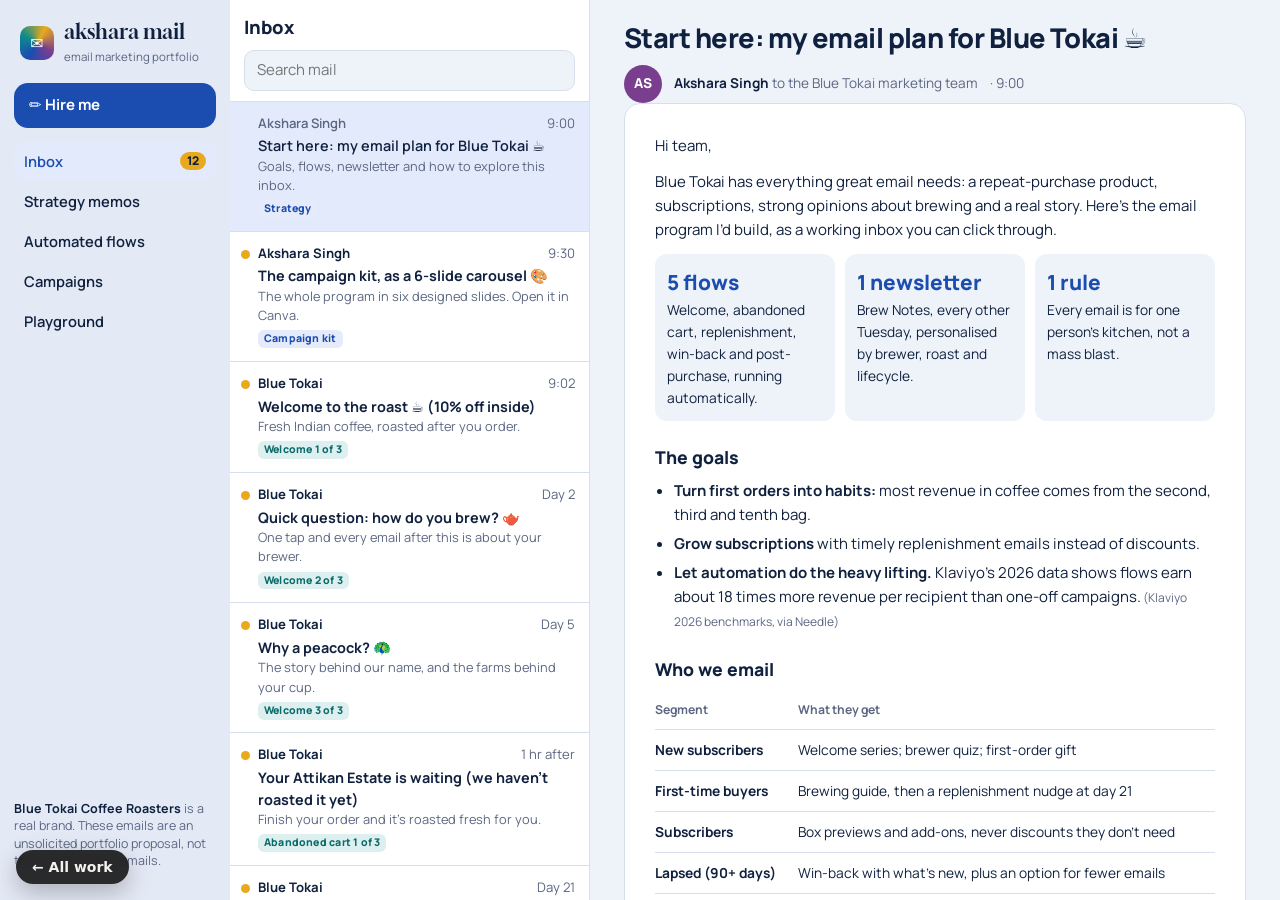
<file: work/blue-tokai/index.html>
<!doctype html>
<html lang="en">
<head>
<meta charset="utf-8">
<meta name="viewport" content="width=device-width, initial-scale=1, viewport-fit=cover">
<title>Inbox: an email marketing program for Blue Tokai, by Akshara Singh</title>
<meta name="description" content="An interactive email marketing portfolio: welcome series, abandoned cart, replenishment, a personalised newsletter and win-back emails for Blue Tokai Coffee Roasters. By Akshara Singh.">
<link rel="preconnect" href="https://fonts.googleapis.com">
<link rel="preconnect" href="https://fonts.gstatic.com" crossorigin>
<link href="https://fonts.googleapis.com/css2?family=Gloock&family=Manrope:wght@400;500;600;700;800&display=swap" rel="stylesheet">
<style>
:root{
  box-sizing:border-box;
  padding-top:env(safe-area-inset-top,0px);
  padding-bottom:env(safe-area-inset-bottom,0px);
  color-scheme:light dark;
  --bg:#EEF2F9; --side:#E3E9F5; --panel:#FFFFFF; --ink:#10213F; --muted:#5B6782; --line:#D8DFEC; --hover:#F3F6FC; --sel:#E2EAFB;
  --peacock:#1B4DB1; --teal:#0E8C8C; --gold:#E9A91C; --gold-soft:#FFF3D6; --plum:#7A3E8E; --ok:#1F8A5B;
}
@media (prefers-color-scheme:dark){
  :root:not([data-theme="light"]){ --bg:#0D1424; --side:#111A2E; --panel:#16203A; --ink:#E8EDF8; --muted:#9AA6C2; --line:#26324F; --hover:#1B2745; --sel:#22305A; --peacock:#7FA2F5; --teal:#4CC6C6; --gold:#F2C04E; --gold-soft:#3A3014; --plum:#C58DD8; --ok:#5CCB93; }
}
:root[data-theme="dark"]{ --bg:#0D1424; --side:#111A2E; --panel:#16203A; --ink:#E8EDF8; --muted:#9AA6C2; --line:#26324F; --hover:#1B2745; --sel:#22305A; --peacock:#7FA2F5; --teal:#4CC6C6; --gold:#F2C04E; --gold-soft:#3A3014; --plum:#C58DD8; --ok:#5CCB93; }
*,*::before,*::after{box-sizing:inherit}
html,body{height:100%}
body{margin:0; background:var(--bg); color:var(--ink); font-family:"Manrope",system-ui,-apple-system,"Segoe UI",Roboto,sans-serif; font-size:15px; line-height:1.5}
button{font:inherit; color:inherit}
:focus-visible{outline:3px solid var(--peacock); outline-offset:2px; border-radius:6px}
a{color:var(--peacock)}
.disp{font-family:"Gloock",Georgia,"Times New Roman",serif; font-weight:400; letter-spacing:-.01em}

/* ---------- app shell ---------- */
.app{display:grid; grid-template-columns:230px 360px minmax(0,1fr); height:100%; min-height:100%}
.side{background:var(--side); padding:18px 14px; display:flex; flex-direction:column; gap:14px; overflow-y:auto}
.logo{display:flex; align-items:center; gap:10px; padding:4px 6px}
.logo i{width:34px; height:34px; border-radius:10px; background:conic-gradient(from 210deg,#1B4DB1,#0E8C8C,#E9A91C,#7A3E8E,#1B4DB1); display:grid; place-items:center; color:#fff; font-style:normal; font-size:1rem}
.logo b{font-family:"Gloock",serif; font-weight:400; font-size:1.25rem; line-height:1}
.logo small{display:block; font-size:.72rem; color:var(--muted); margin-top:2px}
.compose{border:0; border-radius:14px; background:var(--peacock); color:#fff; padding:.75em 1em; font-weight:700; text-align:left; cursor:pointer; display:flex; gap:8px; align-items:center}
.folders{list-style:none; margin:0; padding:0; display:flex; flex-direction:column; gap:2px}
.folders button{width:100%; border:0; background:transparent; text-align:left; padding:8px 10px; border-radius:10px; cursor:pointer; display:flex; justify-content:space-between; align-items:center; font-weight:600; font-size:.92rem}
.folders button:hover{background:var(--hover)}
.folders button[aria-pressed="true"]{background:var(--sel); color:var(--peacock)}
.folders .ct{font-size:.75rem; background:var(--gold); color:#10213F; border-radius:999px; padding:0 7px; font-weight:800}
.side .note{font-size:.78rem; color:var(--muted); margin-top:auto; line-height:1.4}
.side .note b{color:var(--ink)}

.list{background:var(--panel); border-right:1px solid var(--line); display:flex; flex-direction:column; min-height:0}
.list-top{padding:14px 14px 10px; border-bottom:1px solid var(--line)}
.list-top h1{font-size:1.15rem; margin:0 0 8px; font-weight:800}
.search{width:100%; border:1px solid var(--line); background:var(--bg); border-radius:10px; padding:.55em .8em; font:inherit; color:var(--ink)}
.msgs{list-style:none; margin:0; padding:0; overflow-y:auto; flex:1}
.msg{width:100%; border:0; border-bottom:1px solid var(--line); background:transparent; text-align:left; padding:12px 14px 12px 28px; cursor:pointer; position:relative; display:block}
.msg:hover{background:var(--hover)}
.msg[aria-current="true"]{background:var(--sel)}
.msg .dot{position:absolute; left:11px; top:18px; width:9px; height:9px; border-radius:50%; background:var(--gold)}
.msg.read .dot{display:none}
.msg .r1{display:flex; justify-content:space-between; gap:8px; font-size:.82rem}
.msg .from{font-weight:700}
.msg.read .from{font-weight:600; color:var(--muted)}
.msg .time{color:var(--muted); white-space:nowrap}
.msg .subj{font-weight:700; font-size:.9rem; margin-top:2px}
.msg.read .subj{font-weight:600}
.msg .pre{font-size:.8rem; color:var(--muted); display:-webkit-box; -webkit-line-clamp:1; -webkit-box-orient:vertical; overflow:hidden}
.msg .lbl{display:inline-block; font-size:.66rem; font-weight:800; letter-spacing:.02em; border-radius:6px; padding:1px 6px; margin-top:5px; margin-right:4px}
.l-flow{background:#DDF0EF; color:#0B6B6B} .l-camp{background:#FFF0CF; color:#8A5B00} .l-memo{background:#E5EBFA; color:#1B4DB1} .l-game{background:#F1E3F6; color:#6A2F7D}
.empty{padding:30px 16px; color:var(--muted); text-align:center; font-size:.9rem}

.pane{overflow-y:auto; min-width:0; background:var(--bg)}
.pane-in{max-width:980px; margin:0 auto; padding:22px clamp(14px,3vw,34px) 60px}
.backbtn{display:none; border:0; background:transparent; color:var(--peacock); font-weight:700; padding:6px 0; cursor:pointer}
.mhead h2:focus{outline:none}
.mhead h2{font-size:clamp(1.3rem,2.4vw,1.7rem); margin:0 0 10px; font-weight:800; letter-spacing:-.02em; line-height:1.2}
.mhead .meta{display:flex; gap:12px; align-items:center; flex-wrap:wrap; font-size:.85rem; color:var(--muted)}
.mhead .av{width:38px; height:38px; border-radius:50%; display:grid; place-items:center; font-weight:800; color:#fff; flex:none}
.mhead .who b{color:var(--ink)}
.toolbar{display:flex; gap:8px; flex-wrap:wrap; align-items:center; margin:16px 0 14px; padding:8px; background:var(--panel); border:1px solid var(--line); border-radius:14px}
.seg{display:inline-flex; background:var(--bg); border-radius:10px; padding:3px}
.seg button{border:0; background:transparent; border-radius:8px; padding:.35em .8em; font-size:.82rem; font-weight:700; cursor:pointer}
.seg button[aria-pressed="true"]{background:var(--panel); box-shadow:0 1px 3px rgba(16,33,63,.15)}
.tgl{border:1.5px solid var(--line); background:var(--panel); border-radius:10px; padding:.35em .8em; font-size:.82rem; font-weight:700; cursor:pointer}
.tgl[aria-pressed="true"]{border-color:var(--gold); background:var(--gold-soft)}
.toolbar .spacer{flex:1}
.toolbar .hint{font-size:.78rem; color:var(--muted)}
.stage{display:grid; grid-template-columns:minmax(0,1fr) 250px; gap:18px; align-items:start}
.stage.noanno{grid-template-columns:minmax(0,1fr)}
.frame{margin:0 auto; width:100%; max-width:620px; transition:max-width .35s}
.frame.mobile{max-width:375px; border:10px solid #10213F; border-radius:34px; overflow:hidden}
.annos{background:var(--panel); border:1px solid var(--line); border-radius:14px; padding:14px; position:sticky; top:14px}
.annos h4{margin:0 0 8px; font-size:.9rem}
.annos ol{margin:0; padding:0; list-style:none; display:flex; flex-direction:column; gap:10px}
.annos li{display:grid; grid-template-columns:22px 1fr; gap:8px; font-size:.82rem; line-height:1.4}
.annos li b{display:block; font-size:.84rem}
.num{width:22px; height:22px; border-radius:50%; background:var(--gold); color:#10213F; font-weight:800; font-size:.72rem; display:grid; place-items:center}

/* ---------- the emails (brand: Blue Tokai, spec) ---------- */
.em{--e-bg:#FFFFFF; --e-ink:#1D1A17; --e-muted:#6B6259; --e-blue:#1B4DB1; --e-teal:#0E8C8C; --e-gold:#E9A91C; --e-soft:#F4F1EB; --e-line:#E7E1D7;
  background:var(--e-bg); color:var(--e-ink); font-family:"Manrope",Helvetica,Arial,sans-serif; border-radius:6px; overflow:hidden; box-shadow:0 10px 30px -18px rgba(16,33,63,.45); position:relative}
.em.dark{--e-bg:#141821; --e-ink:#EDEAE4; --e-muted:#A8A197; --e-blue:#86A8F7; --e-teal:#57CFCF; --e-gold:#F2C04E; --e-soft:#1E232E; --e-line:#2A303C}
.em-h{background:#1B4DB1; color:#fff; padding:18px 26px; display:flex; justify-content:space-between; align-items:center; gap:10px}
.em.dark .em-h{background:#0F2A66}
.wm{font-family:"Gloock",Georgia,serif; font-size:1.3rem; letter-spacing:.02em; display:flex; align-items:center; gap:8px}
.wm i{width:22px; height:22px; border-radius:50%; background:conic-gradient(#1B4DB1 0 25%,#0E8C8C 0 50%,#E9A91C 0 75%,#7A3E8E 0); border:2px solid #fff}
.em-nav{font-size:.72rem; opacity:.85}
.em-b{padding:30px 30px 10px}
.frame.mobile .em-b{padding:24px 20px 8px}
.frame.mobile .em-nav{display:none}
.eh{font-family:"Gloock",Georgia,serif; font-weight:400; font-size:2.1rem; line-height:1.08; margin:0 0 12px; letter-spacing:-.01em}
.frame.mobile .eh{font-size:1.7rem}
.ep{font-size:.98rem; line-height:1.6; color:var(--e-ink); margin:0 0 14px}
.em .muted{color:var(--e-muted)}
.cta{display:inline-block; background:var(--e-gold); color:#1D1A17; font-weight:800; text-decoration:none; border-radius:999px; padding:.8em 1.6em; font-size:.95rem; border:0; cursor:pointer}
.cta.blue{background:var(--e-blue); color:#fff}
.em.dark .cta.blue{color:#0B1530}
.offer{border:2px dashed var(--e-gold); border-radius:14px; padding:16px; text-align:center; margin:18px 0; background:color-mix(in srgb,var(--e-gold) 10%,transparent)}
.offer b{display:block; font-family:"Gloock",serif; font-weight:400; font-size:1.7rem}
.offer code{font-family:ui-monospace,Menlo,Consolas,monospace; font-weight:700; background:var(--e-bg); padding:3px 10px; border-radius:6px; border:1px solid var(--e-line)}
.usps{display:grid; grid-template-columns:repeat(3,1fr); gap:10px; margin:18px 0}
.frame.mobile .usps{grid-template-columns:1fr}
.usps div{background:var(--e-soft); border-radius:12px; padding:12px; font-size:.85rem}
.usps b{display:block; font-size:.9rem}
.hero-art{border-radius:14px; margin:0 0 18px; aspect-ratio:2.2/1; display:grid; place-items:center; position:relative; overflow:hidden}
.bag{position:relative; width:84px; height:112px; border-radius:10px 10px 8px 8px; background:#1B4DB1; box-shadow:inset -10px 0 0 rgba(0,0,0,.12); display:flex; flex-direction:column; align-items:center; justify-content:center; color:#fff; font-size:.55rem; font-weight:800; text-align:center; padding:6px}
.bag::before{content:""; position:absolute; top:-8px; left:6px; right:6px; height:12px; border-radius:4px 4px 0 0; background:inherit; filter:brightness(.8)}
.bag i{width:26px; height:26px; border-radius:50%; background:conic-gradient(#fff 0 25%,#E9A91C 0 50%,#fff 0 75%,#E9A91C 0); margin-bottom:6px; opacity:.9}
.bag.teal{background:#0E8C8C} .bag.gold{background:#C58A0E} .bag.plum{background:#7A3E8E}
.prod{display:flex; gap:16px; align-items:center; background:var(--e-soft); border-radius:14px; padding:16px; margin:16px 0}
.prod .d{font-size:.88rem}
.prod .d b{display:block; font-size:1rem}
.brewgrid{display:grid; grid-template-columns:repeat(5,1fr); gap:8px; margin:16px 0}
.frame.mobile .brewgrid{grid-template-columns:repeat(2,1fr)}
.brewgrid button{border:2px solid var(--e-line); background:var(--e-bg); color:var(--e-ink); border-radius:14px; padding:12px 6px; cursor:pointer; font-weight:700; font-size:.8rem; display:flex; flex-direction:column; align-items:center; gap:6px}
.brewgrid button span{font-size:1.5rem}
.brewgrid button[aria-pressed="true"]{border-color:var(--e-blue); background:color-mix(in srgb,var(--e-blue) 10%,transparent)}
.toast{margin:10px 0 16px; background:var(--e-soft); border-left:4px solid var(--e-teal); padding:10px 12px; font-size:.86rem; border-radius:6px; min-height:2.6em}
.meter{height:16px; background:var(--e-soft); border-radius:10px; overflow:hidden; border:1px solid var(--e-line); margin:8px 0 4px}
.meter i{display:block; height:100%; width:14%; background:linear-gradient(90deg,#6B3E1F,#A0612F); border-radius:10px}
.sec{border-top:1px solid var(--e-line); padding:18px 0}
.sec .k{font-size:.72rem; font-weight:800; letter-spacing:.06em; color:var(--e-teal); margin-bottom:4px}
.sec h3{font-family:"Gloock",serif; font-weight:400; font-size:1.35rem; margin:0 0 6px; line-height:1.15}
.em-f{padding:18px 30px 24px; font-size:.72rem; color:var(--e-muted); border-top:1px solid var(--e-line); line-height:1.5}
.em-f a{color:var(--e-muted)}
.flink{text-decoration:underline; text-underline-offset:2px}
.ps{font-size:.9rem; color:var(--e-muted); font-style:italic}
.pin{display:inline-grid; place-items:center; width:20px; height:20px; border-radius:50%; background:#E9A91C; color:#10213F; font-weight:800; font-size:.65rem; font-family:"Manrope",sans-serif; font-style:normal; vertical-align:middle; margin:0 4px; box-shadow:0 0 0 3px rgba(233,169,28,.3); letter-spacing:0}
.stage.noanno .pin{display:none}
.inbox-preview{background:var(--panel); border:1px solid var(--line); border-radius:12px; padding:10px 14px; margin-bottom:12px; font-size:.82rem}
.inbox-preview b{display:block; font-size:.9rem}
.inbox-preview span{color:var(--muted)}

/* ---------- memos (strategy, from Akshara) ---------- */
.memo{background:var(--panel); border:1px solid var(--line); border-radius:16px; padding:clamp(18px,3vw,30px); line-height:1.6}
.memo h3{font-size:1.1rem; margin:22px 0 8px; font-weight:800}
.memo h3:first-child{margin-top:0}
.memo p{margin:0 0 12px}
.memo ul{margin:0 0 12px; padding-left:1.2rem}
.memo li{margin-bottom:5px}
.cards{display:grid; grid-template-columns:repeat(3,minmax(0,1fr)); gap:10px; margin:10px 0 14px}
.cards div{background:var(--bg); border-radius:12px; padding:12px; font-size:.86rem}
.cards b{display:block; font-size:1.3rem; font-weight:800; color:var(--peacock)}
.tw{overflow-x:auto}
table{width:100%; border-collapse:collapse; font-size:.86rem}
th,td{text-align:left; vertical-align:top; padding:9px 12px 9px 0; border-bottom:1px solid var(--line)}
th{color:var(--muted); font-weight:700; font-size:.76rem}
td:first-child{font-weight:700}
.src{font-size:.75rem; color:var(--muted)}
.linkbtn{border:0; background:transparent; color:var(--peacock); font-weight:700; cursor:pointer; padding:0; text-decoration:underline}
.sig{margin-top:18px; padding-top:14px; border-top:1px solid var(--line); font-size:.9rem}
.sig b{font-family:"Gloock",serif; font-weight:400; font-size:1.2rem}

/* flow map */
.flow{display:flex; flex-direction:column; gap:10px; margin:12px 0}
.lane{background:var(--bg); border-radius:14px; padding:12px}
.lane .ln{font-weight:800; font-size:.86rem; margin-bottom:8px; display:flex; gap:8px; align-items:center}
.nodes{display:flex; align-items:center; gap:6px; flex-wrap:wrap}
.node{border:1.5px solid var(--line); background:var(--panel); border-radius:10px; padding:6px 10px; font-size:.78rem; font-weight:700; cursor:pointer}
.node.trig{border-style:dashed; cursor:default; background:transparent}
.node:not(.trig):hover{border-color:var(--peacock)}
.wait{font-size:.72rem; color:var(--muted); font-weight:600}
.cal{display:grid; grid-template-columns:repeat(7,minmax(0,1fr)); gap:4px; margin:10px 0}
.cal div{background:var(--bg); border-radius:8px; min-height:58px; padding:5px; font-size:.68rem}
.cal div span{display:block; color:var(--muted); font-weight:700}
.cal div em{display:block; font-style:normal; font-weight:700; border-radius:5px; padding:1px 4px; margin-top:3px; line-height:1.25}
.e-news{background:#FFF0CF; color:#8A5B00} .e-camp{background:#F1E3F6; color:#6A2F7D} .e-auto{background:#DDF0EF; color:#0B6B6B}

/* game */
.game .round{font-size:.8rem; color:var(--muted); font-weight:700}
.game .q{font-size:1.05rem; font-weight:800; margin:4px 0 12px}
.opts{display:grid; gap:10px}
.opt{border:2px solid var(--line); background:var(--panel); border-radius:14px; padding:12px 14px; text-align:left; cursor:pointer}
.opt:hover{border-color:var(--peacock)}
.opt b{display:block; font-size:.95rem}
.opt span{font-size:.8rem; color:var(--muted)}
.opt.win{border-color:var(--ok); background:color-mix(in srgb,var(--ok) 10%,transparent)}
.opt.lose{opacity:.55}
.opt[disabled]{cursor:default}
.reveal{margin-top:12px; background:var(--bg); border-radius:12px; padding:12px 14px; font-size:.9rem; min-height:2em}
.gbtns{display:flex; gap:8px; margin-top:12px; flex-wrap:wrap}
.pbtn{border:0; border-radius:999px; background:var(--peacock); color:#fff; font-weight:700; padding:.55em 1.2em; cursor:pointer}
.score{font-weight:800; color:var(--plum)}

/* newsletter playground */
.play{background:var(--panel); border:1px solid var(--line); border-radius:14px; padding:12px 14px; margin-bottom:14px}
.play h4{margin:0 0 8px; font-size:.9rem}
.play .row{display:flex; gap:10px; align-items:center; flex-wrap:wrap; margin-bottom:8px}
.play .row > span{font-size:.78rem; font-weight:700; color:var(--muted); min-width:74px}
.chip{border:1.5px solid var(--line); background:var(--bg); border-radius:999px; padding:.3em .8em; font-size:.8rem; font-weight:700; cursor:pointer}
.chip[aria-pressed="true"]{border-color:var(--peacock); background:var(--sel); color:var(--peacock)}
.changed{animation:flash 1s ease}
@keyframes flash{0%{background:color-mix(in srgb,#E9A91C 40%,transparent)} 100%{background:transparent}}

@media (max-width:1100px){
  .app{grid-template-columns:200px 300px minmax(0,1fr)}
  .stage{grid-template-columns:1fr}
  .annos{position:static}
}
@media (max-width:820px){
  .app{grid-template-columns:1fr; height:auto}
  .side{flex-direction:row; flex-wrap:wrap; align-items:center; gap:10px; padding:12px}
  .side .note,.compose{display:none}
  .folders{flex-direction:row; flex-wrap:wrap}
  .folders button{padding:6px 10px}
  .list{border-right:0}
  .pane{display:none}
  body.reading .list{display:none}
  body.reading .pane{display:block}
  .backbtn{display:inline-block}
  .cards{grid-template-columns:1fr}
  .usps{grid-template-columns:1fr}
}
@media (max-width:560px){ .em-nav{display:none} .em-b{padding:22px 18px 8px} .eh{font-size:1.7rem} }
@media (prefers-reduced-motion:reduce){ .frame{transition:none} .changed{animation:none} }
/* ---------- campaign kit ---------- */
.ck-strip{display:flex; gap:14px; overflow-x:auto; scroll-snap-type:x mandatory; padding:4px 2px 12px; margin:14px 0 6px}
.ck-strip figure{margin:0; flex:0 0 min(300px,72%); scroll-snap-align:start}
.ck-strip img{display:block; width:100%; height:auto; border-radius:14px; border:1px solid var(--line); box-shadow:0 14px 30px -18px rgba(16,33,63,.5)}
.ck-strip figcaption{font-size:.78rem; color:var(--muted); margin-top:8px}
.ck-btns{display:flex; flex-wrap:wrap; gap:10px}
.ck-b{display:inline-block; border:1px solid var(--line); border-radius:999px; padding:.55em 1.1em; font-weight:700; text-decoration:none; color:var(--ink); background:var(--panel)}
.ck-b.ck-p{background:var(--peacock); border-color:var(--peacock); color:#fff}
:root[data-theme="dark"] .ck-b.ck-p{color:#0D1424}
@media (prefers-color-scheme:dark){ :root:not([data-theme="light"]) .ck-b.ck-p{color:#0D1424} }
</style>
</head>
<body>
<div class="app">
  <aside class="side" aria-label="Mail folders">
    <div class="logo"><i aria-hidden="true">✉</i><div><b>akshara mail</b><small>email marketing portfolio</small></div></div>
    <button class="compose" type="button" id="compose">✏️ Hire me</button>
    <ul class="folders" id="folders">
      <li><button type="button" data-f="all" aria-pressed="true">Inbox <span class="ct" id="unread">13</span></button></li>
      <li><button type="button" data-f="memo" aria-pressed="false">Strategy memos</button></li>
      <li><button type="button" data-f="flow" aria-pressed="false">Automated flows</button></li>
      <li><button type="button" data-f="camp" aria-pressed="false">Campaigns</button></li>
      <li><button type="button" data-f="game" aria-pressed="false">Playground</button></li>
    </ul>
    <p class="note"><b>Blue Tokai Coffee Roasters</b> is a real brand. These emails are an unsolicited portfolio proposal, not the brand's actual emails.</p>
  </aside>

  <section class="list" aria-label="Messages">
    <div class="list-top">
      <h1>Inbox</h1>
      <label class="visually-hidden" for="q" style="position:absolute; left:-9999px">Search mail</label>
      <input class="search" id="q" type="search" placeholder="Search mail">
    </div>
    <ul class="msgs" id="msgs"></ul>
  </section>

  <main class="pane" id="pane" tabindex="-1" aria-live="polite">
    <div class="pane-in" id="paneIn"></div>
  </main>
</div>

<script>
(function(){
  function $(id){return document.getElementById(id);}
  var reduce=matchMedia('(prefers-reduced-motion: reduce)').matches;

  /* ---------- shared email pieces ---------- */
  function shell(body,opts){
    opts=opts||{};
    return '<div class="em'+(state.dark?' dark':'')+'"><header class="em-h"><span class="wm"><i></i>BLUE TOKAI</span><span class="em-nav">Coffee · Brew gear · Subscriptions</span></header><div class="em-b">'+body+'</div>'+
      '<footer class="em-f">You\u2019re getting this because you signed up at Blue Tokai. <span class="flink">Update preferences</span> · <span class="flink">Choose fewer emails</span> · <span class="flink">Unsubscribe</span><br>Concept email by Akshara Singh for portfolio purposes. Not sent by Blue Tokai.</footer></div>';
  }
  function pin(n){ return '<i class="pin" aria-hidden="true">'+n+'</i>'; }

  var brewInfo={
    'French press':{e:'🫖',grind:'coarse',tip:'Steep for 4 minutes, then press slowly. Pour it all out straight away so it doesn\u2019t turn bitter.',pick:{light:'Attikan Estate',medium:'Attikan Estate',dark:'Vienna Roast'}},
    'Pour-over':{e:'🫗',grind:'medium-fine',tip:'Bloom with twice the coffee\u2019s weight in water for 30 seconds before the main pour.',pick:{light:'Attikan Estate',medium:'Silver Oak',dark:'Vienna Roast'}},
    'Moka pot':{e:'☕',grind:'fine',tip:'Start with hot water in the base; it shortens heating time and avoids a metallic taste.',pick:{light:'Silver Oak',medium:'Vienna Roast',dark:'Vienna Roast'}},
    'Espresso':{e:'⚡',grind:'extra fine',tip:'Aim for about 25\u201330 seconds a shot, and adjust the grind, not the dose, first.',pick:{light:'Silver Oak',medium:'Vienna Roast',dark:'Vienna Roast'}},
    'Cold brew':{e:'🧊',grind:'coarse',tip:'Steep in the fridge for 12\u201316 hours, then dilute 1:1 with milk or water.',pick:{light:'Attikan Estate',medium:'Silver Oak',dark:'Vienna Roast'}}
  };
  var state={view:'desktop', dark:false, anno:true, brew:'Pour-over', roast:'medium', stage:'new', gameI:0, gameScore:0, gameOrder:[]};

  /* ---------- messages ---------- */
  var M=[
    {id:'start', f:'memo', from:'Akshara Singh', av:'AS', avc:'#7A3E8E', time:'9:00', subj:'Start here: my email plan for Blue Tokai ☕', pre:'Goals, flows, newsletter and how to explore this inbox.', lbl:['memo','Strategy'], render:memoStart},
    {id:'kit', f:'memo', from:'Akshara Singh', av:'AS', avc:'#7A3E8E', time:'9:30', subj:'The campaign kit, as a 6-slide carousel \ud83c\udfa8', pre:'The whole program in six designed slides. Open it in Canva.', lbl:['memo','Campaign kit'], render:memoKit},
    {id:'w1', f:'flow', from:'Blue Tokai', av:'BT', avc:'#1B4DB1', time:'9:02', subj:'Welcome to the roast ☕ (10% off inside)', pre:'Fresh Indian coffee, roasted after you order.', lbl:['flow','Welcome 1 of 3'], email:true, render:w1,
      annos:[['Subject line','Tells you what\u2019s inside before you open it: a welcome, plus the gift.'],['Preheader','Continues the subject line instead of repeating it, and lands the freshness promise.'],['One job','The email has one goal: the first order. Everything points to one button.'],['Gift, not a bribe','The discount is framed as a welcome gift for joining, and it expires to create gentle urgency.'],['Why believe','Three short reasons, no paragraphs. Easy to scan on a phone.'],['The P.S.','Invites replies. Replies signal to inbox providers that people want these emails.']]},
    {id:'w2', f:'flow', from:'Blue Tokai', av:'BT', avc:'#1B4DB1', time:'Day 2', subj:'Quick question: how do you brew? 🫖', pre:'One tap and every email after this is about your brewer.', lbl:['flow','Welcome 2 of 3'], email:true, render:w2,
      annos:[['Zero-party data','Instead of guessing, we ask. One tap tags the subscriber with their brew method.'],['Instant value','Each answer gives the right grind size straight away, so tapping feels useful, not like a survey.'],['Feeds the newsletter','The tag personalises every future newsletter. Try a brewer, then open Brew Notes.']]},
    {id:'w3', f:'flow', from:'Blue Tokai', av:'BT', avc:'#1B4DB1', time:'Day 5', subj:'Why a peacock? 🦚', pre:'The story behind our name, and the farms behind your cup.', lbl:['flow','Welcome 3 of 3'], email:true, render:w3,
      annos:[['Story after sale-ask','Emails 1 and 2 ask and help. Email 3 gives the brand something worth remembering.'],['Real brand truth','The name really comes from an old Malabari word for a peacock\u2019s tail.'],['Soft CTA','"Meet the estates" invites exploration without a hard sell.']]},
    {id:'cart', f:'flow', from:'Blue Tokai', av:'BT', avc:'#1B4DB1', time:'1 hr after', subj:'Your Attikan Estate is waiting (we haven\u2019t roasted it yet)', pre:'Finish your order and it\u2019s roasted fresh for you.', lbl:['flow','Abandoned cart 1 of 3'], email:true, render:cart,
      annos:[['Specific, not generic','Names the exact coffee, not "you forgot something".'],['Freshness as the reason','Roast-to-order turns a reminder into a benefit.'],['Show the cart','The product, grind and size exactly as they left it.'],['One step back','The button returns them to their cart, not the homepage.'],['Part of a sequence','Email 2 after 24 hours adds brewing tips; email 3 after 72 hours adds a small incentive.']]},
    {id:'refill', f:'flow', from:'Blue Tokai', av:'BT', avc:'#1B4DB1', time:'Day 21', subj:'Day 21: how\u2019s the bag looking? ☕', pre:'By our maths, you\u2019re on your last few brews.', lbl:['flow','Replenishment'], email:true, render:refill,
      annos:[['Timed to real life','Sent around when a 250 g bag runs out at two cups a day, not on a random schedule.'],['Visual nudge','The fill meter makes the message obvious in one glance.'],['Two paths','Reorder once, or subscribe so it never runs out again.']]},
    {id:'news', f:'camp', from:'Blue Tokai', av:'BT', avc:'#1B4DB1', time:'Tue', subj:'Brew Notes #14: this one\u2019s for your brewer', pre:'A coffee pick, a tip and a farm story, made for how you brew.', lbl:['camp','Newsletter'], email:true, render:news,
      annos:[['Personalised blocks','The greeting, coffee pick, brew tip and offer all change by segment. Try the controls above.'],['A reason to open','Every issue has a recognisable structure people come to expect.'],['Story, not only sales','The farm story builds the brand between promotions.'],['Offer by lifecycle','New subscribers, subscribers and lapsed customers each see a different offer.']]},
    {id:'win', f:'flow', from:'Blue Tokai', av:'BT', avc:'#1B4DB1', time:'Day 90', subj:'We roasted something new since you left', pre:'Three things worth coming back for.', lbl:['flow','Win-back'], email:true, render:win,
      annos:[['News over guilt','No "we miss you" guilt trip; it leads with what\u2019s new.'],['A soft incentive','A comeback offer, only for this segment.'],['Fewer emails, not zero','A link to receive less, which keeps customers who\u2019d otherwise unsubscribe.']]},
    {id:'game', f:'game', from:'Akshara Singh', av:'AS', avc:'#7A3E8E', time:'Play', subj:'🎯 Subject line game: which would you open?', pre:'Five rounds. See if you agree with my picks.', lbl:['game','Playground'], render:game},
    {id:'plan', f:'memo', from:'Akshara Singh', av:'AS', avc:'#7A3E8E', time:'10:30', subj:'The flow map, calendar and list growth plan', pre:'How every email connects, and a month of sends.', lbl:['memo','Strategy'], render:memoPlan},
    {id:'kpi', f:'memo', from:'Akshara Singh', av:'AS', avc:'#7A3E8E', time:'11:15', subj:'Targets, testing and deliverability', pre:'What I\u2019d measure, against 2026 benchmarks.', lbl:['memo','Strategy'], render:memoKpi},
    {id:'me', f:'memo', from:'Akshara Singh', av:'AS', avc:'#7A3E8E', time:'11:40', subj:'Who made this inbox 👋', pre:'Let\u2019s talk about your emails.', lbl:['memo','About'], render:memoMe}
  ];
  var read={}, current=null, folder='all', query='';

  function renderList(){
    var items=M.filter(function(m){ return (folder==='all'||m.f===folder) && (!query || (m.subj+m.pre+m.from).toLowerCase().indexOf(query)>-1); });
    $('msgs').innerHTML=items.length?items.map(function(m){
      var l=m.lbl; var cls={memo:'l-memo',flow:'l-flow',camp:'l-camp',game:'l-game'}[l[0]];
      return '<li><button class="msg'+(read[m.id]?' read':'')+'" type="button" data-id="'+m.id+'" aria-current="'+(current===m.id)+'"><span class="dot" aria-hidden="true"></span><span class="r1"><span class="from">'+m.from+'</span><span class="time">'+m.time+'</span></span><span class="subj" style="display:block">'+m.subj+'</span><span class="pre" style="display:block">'+m.pre+'</span><span class="lbl '+cls+'">'+l[1]+'</span>'+(read[m.id]?'':'<span class="visually-hidden" style="position:absolute; left:-9999px">unread</span>')+'</button></li>';
    }).join(''):'<li class="empty">No emails match.</li>';
    var n=M.filter(function(m){return !read[m.id];}).length; $('unread').textContent=n; $('unread').style.display=n?'':'none';
  }
  function open(id,keepScroll){
    var m=M.find(function(x){return x.id===id;}); if(!m) return;
    current=id; read[id]=true; renderList(); document.body.classList.add('reading');
    var head='<button class="backbtn" type="button" id="back">‹ Inbox</button><div class="mhead"><h2 id="mTitle" tabindex="-1">'+m.subj+'</h2><div class="meta"><span class="av" style="background:'+m.avc+'">'+m.av+'</span><span class="who"><b>'+m.from+'</b>'+(m.email?' &lt;hello@bluetokai&gt; to you':' to the Blue Tokai marketing team')+'</span><span>· '+m.time+'</span></div></div>';
    var body='';
    if(m.email){
      body='<div class="toolbar" role="group" aria-label="Preview options"><div class="seg" role="group" aria-label="Device"><button type="button" data-v="desktop" aria-pressed="'+(state.view==='desktop')+'">Desktop</button><button type="button" data-v="mobile" aria-pressed="'+(state.view==='mobile')+'">Mobile</button></div>'+
        '<button class="tgl" type="button" id="tDark" aria-pressed="'+state.dark+'">🌙 Dark mode</button><button class="tgl" type="button" id="tAnno" aria-pressed="'+state.anno+'">📌 Show my notes</button><span class="spacer"></span><span class="hint">Preheader: '+m.pre+'</span></div>';
      if(id==='news') body+=playground();
      body+='<div class="stage'+(state.anno?'':' noanno')+'"><div class="frame '+state.view+'">'+m.render()+'</div>'+
        (state.anno?'<aside class="annos" aria-label="Why this email works"><h4>Why it works</h4><ol>'+m.annos.map(function(a,i){ return '<li><span class="num">'+(i+1)+'</span><span><b>'+a[0]+'</b>'+a[1]+'</span></li>'; }).join('')+'</ol></aside>':'')+'</div>';
    } else body=m.render();
    $('paneIn').innerHTML=head+body;
    if(!keepScroll){ $('pane').scrollTop=0; window.scrollTo(0,0); var t=$('mTitle'); if(t) t.focus({preventScroll:true}); }
    wire(m);
  }
  function wire(m){
    var b=$('back'); if(b) b.addEventListener('click',function(){ document.body.classList.remove('reading'); var el=document.querySelector('.msg[data-id="'+current+'"]'); if(el) el.focus(); });
    document.querySelectorAll('[data-v]').forEach(function(x){ x.addEventListener('click',function(){ state.view=x.getAttribute('data-v'); open(current,true); }); });
    var td=$('tDark'); if(td) td.addEventListener('click',function(){ state.dark=!state.dark; open(current,true); });
    var ta=$('tAnno'); if(ta) ta.addEventListener('click',function(){ state.anno=!state.anno; open(current,true); });
    document.querySelectorAll('[data-open]').forEach(function(x){ x.addEventListener('click',function(e){ e.preventDefault(); open(x.getAttribute('data-open')); }); });
    if(m.id==='w2') wireBrew();
    if(m.id==='news') wirePlay();
    if(m.id==='game') wireGame();
  }

  /* ---------- email renders ---------- */
  function w1(){ return shell(
    '<div class="hero-art" style="background:linear-gradient(135deg,#DCE6FB,#F8EBD0)"><div style="display:flex; gap:14px; align-items:flex-end"><div class="bag teal"><i></i>SINGLE<br>ESTATE</div><div class="bag" style="height:128px"><i></i>BLUE<br>TOKAI</div><div class="bag gold"><i></i>FRESHLY<br>ROASTED</div></div></div>'+
    '<h1 class="eh">Welcome to the roast.'+pin(1)+'</h1>'+
    '<p class="ep">We roast single-estate Indian Arabica after you order, not before, so your coffee arrives at its best.'+pin(2)+'</p>'+
    '<div class="offer"><span class="muted" style="font-size:.85rem">A welcome gift, valid for 7 days'+pin(4)+'</span><b>10% off your first bag</b><div style="margin-top:8px">Use code <code>HELLOTOKAI</code></div></div>'+
    '<p style="text-align:center; margin:0 0 6px"><a class="cta" href="https://bluetokaicoffee.com/" target="_blank" rel="noopener">Find my coffee</a>'+pin(3)+'</p>'+
    '<div class="usps"><div>'+pin(5)+'<b>Roasted to order</b>Fresh, never sitting on a shelf.</div><div><b>From Indian estates</b>Single-estate Arabica from farms we know.</div><div><b>Ground for you</b>Tell us your brewer, we grind to match.</div></div>'+
    '<p class="ps">P.S. Hit reply and tell us how you take your coffee. A real person reads every one.'+pin(6)+'</p>'); }

  function w2(){ var btns=Object.keys(brewInfo).map(function(k){ return '<button type="button" data-brew="'+k+'" aria-pressed="'+(state.brew===k&&state.brewTapped?'true':'false')+'"><span aria-hidden="true">'+brewInfo[k].e+'</span>'+k+'</button>'; }).join('');
    return shell('<h1 class="eh">How do you brew?'+pin(1)+'</h1><p class="ep">Tap your brewer. We\u2019ll grind your coffee to match, and send tips made for it.'+pin(3)+'</p><div class="brewgrid">'+btns+'</div><div class="toast" id="brewToast" aria-live="polite">'+(state.brewTapped?toastText(state.brew):'Tap one. (It really works: it changes the newsletter in this inbox.)')+'</div>'+pin(2)+'<p class="ep muted" style="font-size:.85rem">Not sure? Most people start with a French press. It\u2019s forgiving and hard to get wrong.</p>'); }
  function toastText(k){ return '<b>Tagged: '+k+'.</b> Your grind: '+brewInfo[k].grind+'. From now on, Brew Notes will show '+k.toLowerCase()+' picks and tips. <button class="linkbtn" type="button" data-open="news">See your newsletter</button>'; }
  function wireBrew(){ document.querySelectorAll('[data-brew]').forEach(function(b){ b.addEventListener('click',function(){ state.brew=b.getAttribute('data-brew'); state.brewTapped=true;
    document.querySelectorAll('[data-brew]').forEach(function(x){ x.setAttribute('aria-pressed',x===b); }); $('brewToast').innerHTML=toastText(state.brew);
    var l=$('brewToast').querySelector('[data-open]'); if(l) l.addEventListener('click',function(){ open('news'); }); }); }); }

  function w3(){ return shell('<div class="hero-art" style="background:radial-gradient(circle at 50% 120%,#0E8C8C,#1B4DB1 55%,#10213F)"><div style="font-size:4.4rem" aria-hidden="true">🦚</div></div><h1 class="eh">Why a peacock?'+pin(1)+'</h1><p class="ep">"Tokai" comes from an old Malabari word for a peacock\u2019s tail. Our founders chose it for the beauty and complexity they wanted in every cup.'+pin(2)+'</p><p class="ep">When we started in 2013, India grew some of the world\u2019s finest coffee, yet great, fresh Indian coffee was surprisingly hard to find at home. So we started roasting it ourselves.</p><div class="sec"><div class="k">WHERE IT COMES FROM</div><h3>Single estates, not anonymous blends</h3><p class="ep" style="margin:0">Every bag tells you the farm it came from, so you can taste the difference between one hillside and the next.</p></div><p style="text-align:center"><a class="cta blue" href="https://bluetokaicoffee.com/" target="_blank" rel="noopener">Meet the estates</a>'+pin(3)+'</p>'); }

  function cart(){ return shell('<h1 class="eh">Your coffee is waiting.'+pin(1)+'</h1><p class="ep">Good news: we haven\u2019t roasted it yet. Finish your order and it\u2019s roasted fresh, just for you.'+pin(2)+'</p><div class="prod">'+pin(3)+'<div class="bag teal" style="width:70px; height:94px"><i></i>ATTIKAN<br>ESTATE</div><div class="d"><b>Attikan Estate</b>250 g · Ground for French press<br><span class="muted">Qty 1 · still in your cart</span></div></div><p style="text-align:center"><a class="cta" href="https://bluetokaicoffee.com/" target="_blank" rel="noopener">Back to my cart</a>'+pin(4)+'</p><div class="sec"><div class="k">NOT SURE YET?</div><p class="ep" style="margin:0">Reply to this email with your brewer and we\u2019ll tell you if it\u2019s the right coffee for you.</p></div><p class="ps">Coming next if you\u2019re still deciding: a brewing guide, then a small thank-you.'+pin(5)+'</p>'); }

  function refill(){ return shell('<h1 class="eh">Day 21. How\u2019s the bag looking?'+pin(1)+'</h1><p class="ep">By our maths, two cups a day means you\u2019re down to your last few brews.</p><div class="prod" style="flex-direction:column; align-items:stretch">'+pin(2)+'<div style="display:flex; justify-content:space-between; font-size:.85rem; font-weight:700"><span>Your Attikan Estate</span><span>~14% left</span></div><div class="meter" role="img" aria-label="Bag about 14 percent full"><i></i></div><span class="muted" style="font-size:.78rem">Estimated from your order date and bag size</span></div><p style="text-align:center; display:flex; gap:10px; justify-content:center; flex-wrap:wrap">'+pin(3)+'<a class="cta" href="https://bluetokaicoffee.com/" target="_blank" rel="noopener">Reorder in one tap</a><a class="cta blue" href="https://bluetokaicoffee.com/" target="_blank" rel="noopener">Subscribe, never run out</a></p>'); }

  function win(){ return shell('<h1 class="eh">We roasted something new since you left.'+pin(1)+'</h1><p class="ep">No guilt trip. Just three things we think you\u2019ll like.</p><div class="usps"><div><b>🆕 New estate</b>A seasonal single-estate lot.</div><div><b>🧊 Cold brew bags</b>Steep overnight, no mess.</div><div><b>☕ Easy Pour</b>Pour-over without the gear.</div></div><div class="offer">'+pin(2)+'<b>15% off, welcome back</b><div style="margin-top:8px">Code <code>BACKFORMORE</code> · 10 days</div></div><p style="text-align:center"><a class="cta" href="https://bluetokaicoffee.com/" target="_blank" rel="noopener">See what\u2019s new</a></p><p class="ps" style="text-align:center">Too many emails? <span class="flink">Get one a month instead</span>.'+pin(3)+'</p>'); }

  /* newsletter */
  function playground(){
    function chips(key,vals){ return vals.map(function(v){ return '<button class="chip" type="button" data-k="'+key+'" data-val="'+v+'" aria-pressed="'+(state[key]===v)+'">'+v+'</button>'; }).join(''); }
    return '<div class="play" role="group" aria-label="Personalise the newsletter"><h4>🎛️ Personalisation playground: pick a reader, watch the email rebuild</h4>'+
      '<div class="row"><span>Brews with</span>'+chips('brew',Object.keys(brewInfo))+'</div>'+
      '<div class="row"><span>Likes</span>'+chips('roast',['light','medium','dark'])+' <span style="min-width:0; font-weight:600">roasts</span></div>'+
      '<div class="row" style="margin:0"><span>Customer</span>'+chips('stage',['new','subscriber','lapsed'])+'</div></div>';
  }
  function news(){
    var b=brewInfo[state.brew], pick=b.pick[state.roast];
    var greet={new:'Welcome to your first Brew Notes.',subscriber:'Your next box is being roasted this week.',lapsed:'It\u2019s been a while. Here\u2019s what you missed.'}[state.stage];
    var offer={new:['First subscription, 15% off','Try a subscription and pause anytime.','Start my subscription'],subscriber:['Add a second coffee to this box','Free delivery on add-ons for subscribers.','Add to my box'],lapsed:['Welcome back: 15% off','One order, no strings.','Come back for a bag']}[state.stage];
    return shell('<div style="display:flex; justify-content:space-between; font-size:.75rem; font-weight:800; letter-spacing:.06em; color:var(--e-teal)"><span>BREW NOTES · ISSUE 14</span><span>'+b.e+' '+state.brew.toUpperCase()+' EDITION</span></div>'+
      '<h1 class="eh" style="margin-top:10px" data-p="g">'+greet+pin(1)+'</h1>'+
      '<div class="sec" data-p="pick"><div class="k">YOUR COFFEE THIS FORTNIGHT</div><div class="prod" style="margin:6px 0 0"><div class="bag '+(state.roast==='light'?'teal':state.roast==='dark'?'plum':'gold')+'" style="width:64px; height:86px"><i></i>'+pick.toUpperCase().replace(' ','<br>')+'</div><div class="d"><b>'+pick+'</b>A '+state.roast+' roast that shines in a '+state.brew.toLowerCase()+'. Ground '+b.grind+' for you.</div></div></div>'+
      '<div class="sec" data-p="tip"><div class="k">ONE TIP FOR YOUR '+state.brew.toUpperCase()+'</div><h3>'+b.e+' Brew it better</h3><p class="ep" style="margin:0">'+b.tip+'</p></div>'+
      '<div class="sec">'+pin(3)+'<div class="k">FROM THE FARM</div><h3>Meet the people behind your cup</h3><p class="ep" style="margin:0">This issue: how monsoon timing shapes a harvest, and why it changes what\u2019s in your bag.</p></div>'+
      '<div class="offer" data-p="offer">'+pin(4)+'<b>'+offer[0]+'</b><div class="muted" style="font-size:.85rem; margin:4px 0 10px">'+offer[1]+'</div><a class="cta" href="https://bluetokaicoffee.com/" target="_blank" rel="noopener">'+offer[2]+'</a></div>'+pin(2));
  }
  function wirePlay(){ document.querySelectorAll('[data-k]').forEach(function(c){ c.addEventListener('click',function(){ var k=c.getAttribute('data-k'); state[k]=c.getAttribute('data-val'); if(k==='brew') state.brewTapped=true;
    open('news',true); var f=document.querySelector('.frame'); if(f && !reduce){ f.querySelectorAll('[data-p]').forEach(function(x){ x.classList.add('changed'); }); }
    var again=document.querySelector('[data-k="'+k+'"][data-val="'+state[k]+'"]'); if(again) again.focus(); }); }); }

  /* ---------- memos ---------- */
  function sig(){ return '<div class="sig"><b>Akshara Singh</b><br><span style="color:var(--muted)">Email marketing and CRM · <a href="mailto:Akshara.singh.marketing@gmail.com">Akshara.singh.marketing@gmail.com</a></span></div>'; }
  function memoStart(){ return '<div class="memo">'+
    '<p>Hi team,</p><p>Blue Tokai has everything great email needs: a repeat-purchase product, subscriptions, strong opinions about brewing and a real story. Here\u2019s the email program I\u2019d build, as a working inbox you can click through.</p>'+
    '<div class="cards"><div><b>5 flows</b>Welcome, abandoned cart, replenishment, win-back and post-purchase, running automatically.</div><div><b>1 newsletter</b>Brew Notes, every other Tuesday, personalised by brewer, roast and lifecycle.</div><div><b>1 rule</b>Every email is for one person\u2019s kitchen, not a mass blast.</div></div>'+
    '<h3>The goals</h3><ul><li><b>Turn first orders into habits:</b> most revenue in coffee comes from the second, third and tenth bag.</li><li><b>Grow subscriptions</b> with timely replenishment emails instead of discounts.</li><li><b>Let automation do the heavy lifting.</b> Klaviyo\u2019s 2026 data shows flows earn about 18 times more revenue per recipient than one-off campaigns.<span class="src"> (Klaviyo 2026 benchmarks, via Needle)</span></li></ul>'+
    '<h3>Who we email</h3><div class="tw"><table><thead><tr><th>Segment</th><th>What they get</th></tr></thead><tbody><tr><td>New subscribers</td><td>Welcome series; brewer quiz; first-order gift</td></tr><tr><td>First-time buyers</td><td>Brewing guide, then a replenishment nudge at day 21</td></tr><tr><td>Subscribers</td><td>Box previews and add-ons, never discounts they don\u2019t need</td></tr><tr><td>Lapsed (90+ days)</td><td>Win-back with what\u2019s new, plus an option for fewer emails</td></tr></tbody></table></div>'+
    '<h3>How to explore this inbox</h3><ul><li>Open any <b>Blue Tokai</b> email and switch between <b>desktop, mobile and dark mode</b>.</li><li>Turn on <b>📌 Show my notes</b> to see why each part of the email is there.</li><li>In <button class="linkbtn" type="button" data-open="w2">Welcome 2</button>, tap your brewer, then open <button class="linkbtn" type="button" data-open="news">Brew Notes</button> to see it personalise.</li><li>Play the <button class="linkbtn" type="button" data-open="game">subject line game</button>.</li></ul>'+sig()+'</div>'; }

  function memoPlan(){
    var lanes=[
      ['👋 Welcome','Signs up',[['w1','Email 1: welcome gift'],'2 days',['w2','Email 2: brewer quiz'],'3 days',['w3','Email 3: brand story']]],
      ['🛒 Abandoned cart','Leaves checkout',[['cart','Email 1: your coffee'],'24 hrs','Email 2: brew guide','48 hrs','Email 3: small thank-you']],
      ['☕ Replenishment','First order delivered',[['refill','Day 21: running low?'],'7 days','Day 28: subscribe offer']],
      ['📦 Post-purchase','Order delivered',['Day 2: how to brew it','5 days','Day 7: rate your coffee']],
      ['🌙 Win-back','No order in 90 days',[['win','Something new'],'10 days','Last call','14 days','Sunset: remove if no opens']]
    ];
    var flow=lanes.map(function(l){ return '<div class="lane"><div class="ln">'+l[0]+'</div><div class="nodes"><span class="node trig">Trigger: '+l[1]+'</span><span class="wait">→</span>'+l[2].map(function(n){ if(typeof n==='string' && /hrs|days/.test(n)) return '<span class="wait">wait '+n+' →</span>'; if(typeof n==='string') return '<span class="node" style="cursor:default">'+n+'</span>'; return '<button type="button" class="node" data-open="'+n[0]+'">'+n[1]+' ↗</button>'; }).join('')+'</div></div>'; }).join('');
    var cal=['Mon','Tue','Wed','Thu','Fri','Sat','Sun'].map(function(d){return '<div style="min-height:auto; background:transparent"><span>'+d+'</span></div>';}).join('');
    var ev={2:['e-news','Brew Notes #14'],5:['e-camp','New estate launch'],9:['e-auto','Subscriber box preview'],16:['e-news','Brew Notes #15'],19:['e-camp','Cold brew season'],23:['e-auto','Workshop invite, by city'],26:['e-camp','Gift guide']};
    for(var i=1;i<=28;i++){ var e=ev[i]; cal+='<div><span>'+i+'</span>'+(e?'<em class="'+e[0]+'">'+e[1]+'</em>':'')+'</div>'; }
    return '<div class="memo"><p>Here\u2019s how everything connects. Tap any email marked ↗ to open it.</p><h3>Flow map</h3><div class="flow">'+flow+'</div>'+
      '<h3>A month of campaigns</h3><div class="cal" role="img" aria-label="Calendar: Brew Notes on the 2nd and 16th, launches on the 5th and 19th, a subscriber preview on the 9th, a workshop invite on the 23rd and a gift guide on the 26th.">'+cal+'</div>'+
      '<p style="font-size:.8rem"><span class="e-news" style="padding:1px 6px; border-radius:4px; font-weight:700">Newsletter</span> <span class="e-camp" style="padding:1px 6px; border-radius:4px; font-weight:700">Campaign</span> <span class="e-auto" style="padding:1px 6px; border-radius:4px; font-weight:700">Segment-only send</span></p>'+
      '<h3>Growing the list</h3><div class="tw"><table><thead><tr><th>Where</th><th>How</th></tr></thead><tbody><tr><td>Website</td><td>A "Find your coffee" quiz instead of a plain pop-up; the answers become tags.</td></tr><tr><td>Cafés</td><td>A table card QR code: "Get a free brewing guide for the coffee you\u2019re drinking."</td></tr><tr><td>Checkout</td><td>Opt-in for brewing tips, not "marketing emails".</td></tr><tr><td>Workshops</td><td>Every sign-up joins the list, tagged by city.</td></tr></tbody></table></div>'+sig()+'</div>'; }

  function memoKit(){ var sl=['An inbox for one kitchen at a time','Subject lines: be specific','Replenishment flow, day 21','5 flows, 1 newsletter, 1 rule','Targets against 2026 benchmarks','Why a peacock?'];
    return '<div class="memo ck"><h3>The campaign kit</h3><p>The whole program as a six-slide carousel I designed for this pitch: the inbox, the subject-line rules, the replenishment flow, the program map and the targets. Scroll through it here, or open the original in Canva.</p>'+
    '<div class="ck-strip" tabindex="0" aria-label="Campaign kit slides, scroll sideways">'+sl.map(function(t,i){ return '<figure><img src="canva-kit/0'+(i+1)+'.jpg" alt="Slide '+(i+1)+': '+t+'" loading="lazy" width="1080" height="1350"><figcaption>'+(i+1)+' / 6 · '+t+'</figcaption></figure>'; }).join('')+'</div>'+
    '<p class="ck-btns"><a class="ck-b ck-p" href="https://www.canva.com/d/isPpve5_gHYLyO7" target="_blank" rel="noopener">View in Canva \u2197</a><a class="ck-b" href="canva-kit/campaign-kit.pdf" download>Download PDF</a><a class="ck-b" href="https://www.canva.com/d/84mWTID-NMi4Fmd" target="_blank" rel="noopener">See all my work \u2197</a></p></div>'; }
  function memoKpi(){ return '<div class="memo">'+
    '<h3>Targets for the first 6 months</h3><div class="tw"><table><thead><tr><th>Metric</th><th>My target</th><th>2026 benchmark</th></tr></thead><tbody>'+
    '<tr><td>Campaign open rate</td><td>35%</td><td>31% average; top 10% reach 45.1%<span class="src"> (Klaviyo)</span></td></tr>'+
    '<tr><td>Click rate</td><td>2.5%+</td><td>Above 2% is considered strong<span class="src"> (Flowium)</span></td></tr>'+
    '<tr><td>Abandoned cart recovery</td><td>8%+</td><td>8\u201312% for top performers<span class="src"> (Darkroom)</span></td></tr>'+
    '<tr><td>Share of email revenue from flows</td><td>40%+</td><td>Klaviyo-wide average is 41%<span class="src"> (Klaviyo, via Needle)</span></td></tr>'+
    '<tr><td>Unsubscribe rate</td><td>Under 0.3%</td><td>0.1\u20130.3% average<span class="src"> (Darkroom)</span></td></tr></tbody></table></div>'+
    '<p class="src">Targets are my proposal. Open rates are treated as directional only, because Apple Mail Privacy Protection inflates them; revenue per recipient is the number that matters.</p>'+
    '<h3>What I\u2019d test first</h3><ul><li><b>Welcome 1:</b> 10% off vs a free brewing guide. Does a discount-free welcome keep margins without hurting first orders?</li><li><b>Abandoned cart:</b> "we haven\u2019t roasted it yet" vs a plain reminder.</li><li><b>Brew Notes:</b> Tuesday morning vs Sunday evening sends.</li><li><b>Replenishment:</b> day 18 vs day 21 timing.</li></ul>'+
    '<h3>Deliverability checklist</h3><ul><li>SPF, DKIM and DMARC set up on the sending domain.</li><li>A sunset flow that removes people who haven\u2019t opened in 180 days.</li><li>A preference centre so people can choose fewer emails instead of leaving.</li><li>Every email tested in dark mode and on mobile before sending.</li></ul>'+
    '<p class="src">Sources: Klaviyo 2026 benchmarks (klaviyo.com); Darkroom, Email Marketing Benchmarks Ecommerce 2026 (darkroomagency.com); Flowium, Email Marketing Benchmarks by Industry (flowium.com); Needle, Klaviyo benchmarks for ecommerce (askneedle.com).</p>'+sig()+'</div>'; }

  function memoMe(){ return '<div class="memo"><p>Hi! I\u2019m Akshara, a digital marketer who loves the channel people check first thing in the morning.</p>'+
    '<h3>What this inbox shows I can do</h3><ul><li>Plan an email program: goals, segments, flows and a campaign calendar.</li><li>Write subject lines, preheaders and copy that sound like a brand, not a template.</li><li>Design mobile-first emails that work in dark mode.</li><li>Personalise with zero-party data and dynamic content.</li><li>Set targets, test, and keep deliverability healthy.</li></ul>'+
    '<p><a class="pbtn" style="display:inline-block; text-decoration:none" href="mailto:Akshara.singh.marketing@gmail.com?subject=Let%E2%80%99s%20talk%20about%20our%20emails">Email me</a></p>'+
    '<p class="src">Blue Tokai Coffee Roasters is a real brand. This is an unsolicited portfolio concept: the emails, codes and offers are illustrative and were not created, sent or endorsed by Blue Tokai. Brand facts are from public sources, including Inc42.</p>'+sig()+'</div>'; }

  /* ---------- game ---------- */
  var rounds=[
    {ctx:'Welcome email 1',a:['Welcome to Blue Tokai','Says hello, but gives no reason to open.'],b:['Welcome to the roast ☕ (10% off inside)','Warm, on-brand, and tells you what\u2019s inside.'],win:'b',why:'Clarity beats cleverness. Readers know what they get before they open.'},
    {ctx:'Abandoned cart',a:['Your Attikan Estate is waiting (we haven\u2019t roasted it yet)','Names the coffee and turns freshness into the reason.'],b:['You left something in your cart','Every brand sends this exact line.'],win:'a',why:'Specific beats generic. The product name and the roast-to-order benefit do the work.'},
    {ctx:'Newsletter',a:['Our October Newsletter','Sounds like homework.'],b:['Brew Notes #14: this one\u2019s for your brewer','A named series, and it\u2019s personal.'],win:'b',why:'A recognisable series name builds a habit, and "your brewer" signals personalisation.'},
    {ctx:'Win-back',a:['We miss you 😢','Guilt, and nothing new.'],b:['We roasted something new since you left','News is a reason to come back.'],win:'b',why:'People return for something new, not to make a brand feel better.'},
    {ctx:'Sale ending',a:['Last call: 20% off ends at midnight','Urgent but calm.'],b:['LAST CHANCE!!! 20% OFF ENDS TONIGHT','All caps and exclamation marks.'],win:'a',why:'All caps and piles of punctuation look like spam to people and to spam filters.'}
  ];
  function game(){ return '<div class="memo game" id="gameBox">'+gameRound()+'</div>'; }
  function gameRound(){
    if(state.gameI>=rounds.length) return '<p class="round">GAME OVER</p><p class="q">You agreed with me on <span class="score">'+state.gameScore+' of '+rounds.length+'</span>.</p><p>'+(state.gameScore>=4?'You think like an email marketer. Want to work together?':'Now you know the rules I write by: be clear, be specific, and never shout.')+'</p><div class="gbtns"><button class="pbtn" type="button" id="gRestart">Play again</button><button class="pbtn" type="button" data-open="me" style="background:var(--plum)">Meet Akshara</button></div>'+sig();
    var r=rounds[state.gameI];
    return '<p class="round">ROUND '+(state.gameI+1)+' OF '+rounds.length+' · '+r.ctx.toUpperCase()+' · SCORE <span class="score">'+state.gameScore+'</span></p><p class="q">Which subject line would you open?</p><div class="opts">'+
      ['a','b'].map(function(k){ return '<button type="button" class="opt" data-pick="'+k+'"><b>'+r[k][0]+'</b><span>'+r[k][1]+'</span></button>'; }).join('')+'</div><div class="reveal" id="reveal" aria-live="polite"></div>';
  }
  function wireGame(){
    var box=$('gameBox'); if(!box) return;
    box.addEventListener('click',function(e){
      var p=e.target.closest('[data-pick]'); var r=rounds[state.gameI];
      if(p && !p.disabled){ var k=p.getAttribute('data-pick'), ok=k===r.win; if(ok) state.gameScore++;
        box.querySelectorAll('[data-pick]').forEach(function(o){ o.disabled=true; o.classList.add(o.getAttribute('data-pick')===r.win?'win':'lose'); });
        $('reveal').innerHTML=(ok?'✅ <b>Same pick as me.</b> ':'🤔 <b>I\u2019d pick the other one.</b> ')+r.why+'<div class="gbtns"><button class="pbtn" type="button" id="gNext">'+(state.gameI<rounds.length-1?'Next round':'See my score')+'</button></div>';
        $('gNext').focus(); }
      if(e.target.id==='gNext'){ state.gameI++; box.innerHTML=gameRound(); var f=box.querySelector('button'); if(f) f.focus(); box.querySelectorAll('[data-open]').forEach(function(x){ x.addEventListener('click',function(){ open(x.getAttribute('data-open')); }); }); }
      if(e.target.id==='gRestart'){ state.gameI=0; state.gameScore=0; box.innerHTML=gameRound(); box.querySelector('button').focus(); }
    });
  }

  /* ---------- nav ---------- */
  $('msgs').addEventListener('click',function(e){ var b=e.target.closest('.msg'); if(b) open(b.getAttribute('data-id')); });
  $('folders').addEventListener('click',function(e){ var b=e.target.closest('[data-f]'); if(!b) return; folder=b.getAttribute('data-f');
    document.querySelectorAll('[data-f]').forEach(function(x){ x.setAttribute('aria-pressed',x===b); });
    document.querySelector('.list-top h1').textContent=b.firstChild.textContent.trim(); renderList(); });
  $('q').addEventListener('input',function(){ query=this.value.toLowerCase().trim(); renderList(); });
  $('compose').addEventListener('click',function(){ open('me'); });
  renderList();
  if(window.innerWidth>820) open('start'); else { renderList(); }
})();
</script>
<a class="as-allwork" href="../../#work" aria-label="Back to all of Akshara Singh's work">&larr; All work</a>
<style>.as-allwork{position:fixed;left:16px;bottom:calc(16px + env(safe-area-inset-bottom,0px));z-index:2147483000;display:inline-flex;align-items:center;gap:6px;padding:10px 16px;border-radius:999px;background:rgba(17,17,16,.88);color:#F5F2EC!important;font:600 14px/1 system-ui,-apple-system,"Segoe UI",sans-serif;text-decoration:none!important;letter-spacing:0;box-shadow:0 8px 24px rgba(0,0,0,.25);-webkit-backdrop-filter:blur(8px);backdrop-filter:blur(8px);transition:transform .2s}.as-allwork:hover{transform:translateY(-2px)}.as-allwork:focus-visible{outline:2px solid #E9B872;outline-offset:3px}@media print{.as-allwork{display:none}}</style>
<!-- Start of HubSpot Embed Code -->
<script type="text/javascript" id="hs-script-loader" async defer src="https://js-na2.hs-scripts.com/247555031.js"></script>
<!-- End of HubSpot Embed Code -->
</body>
</html>
</file>
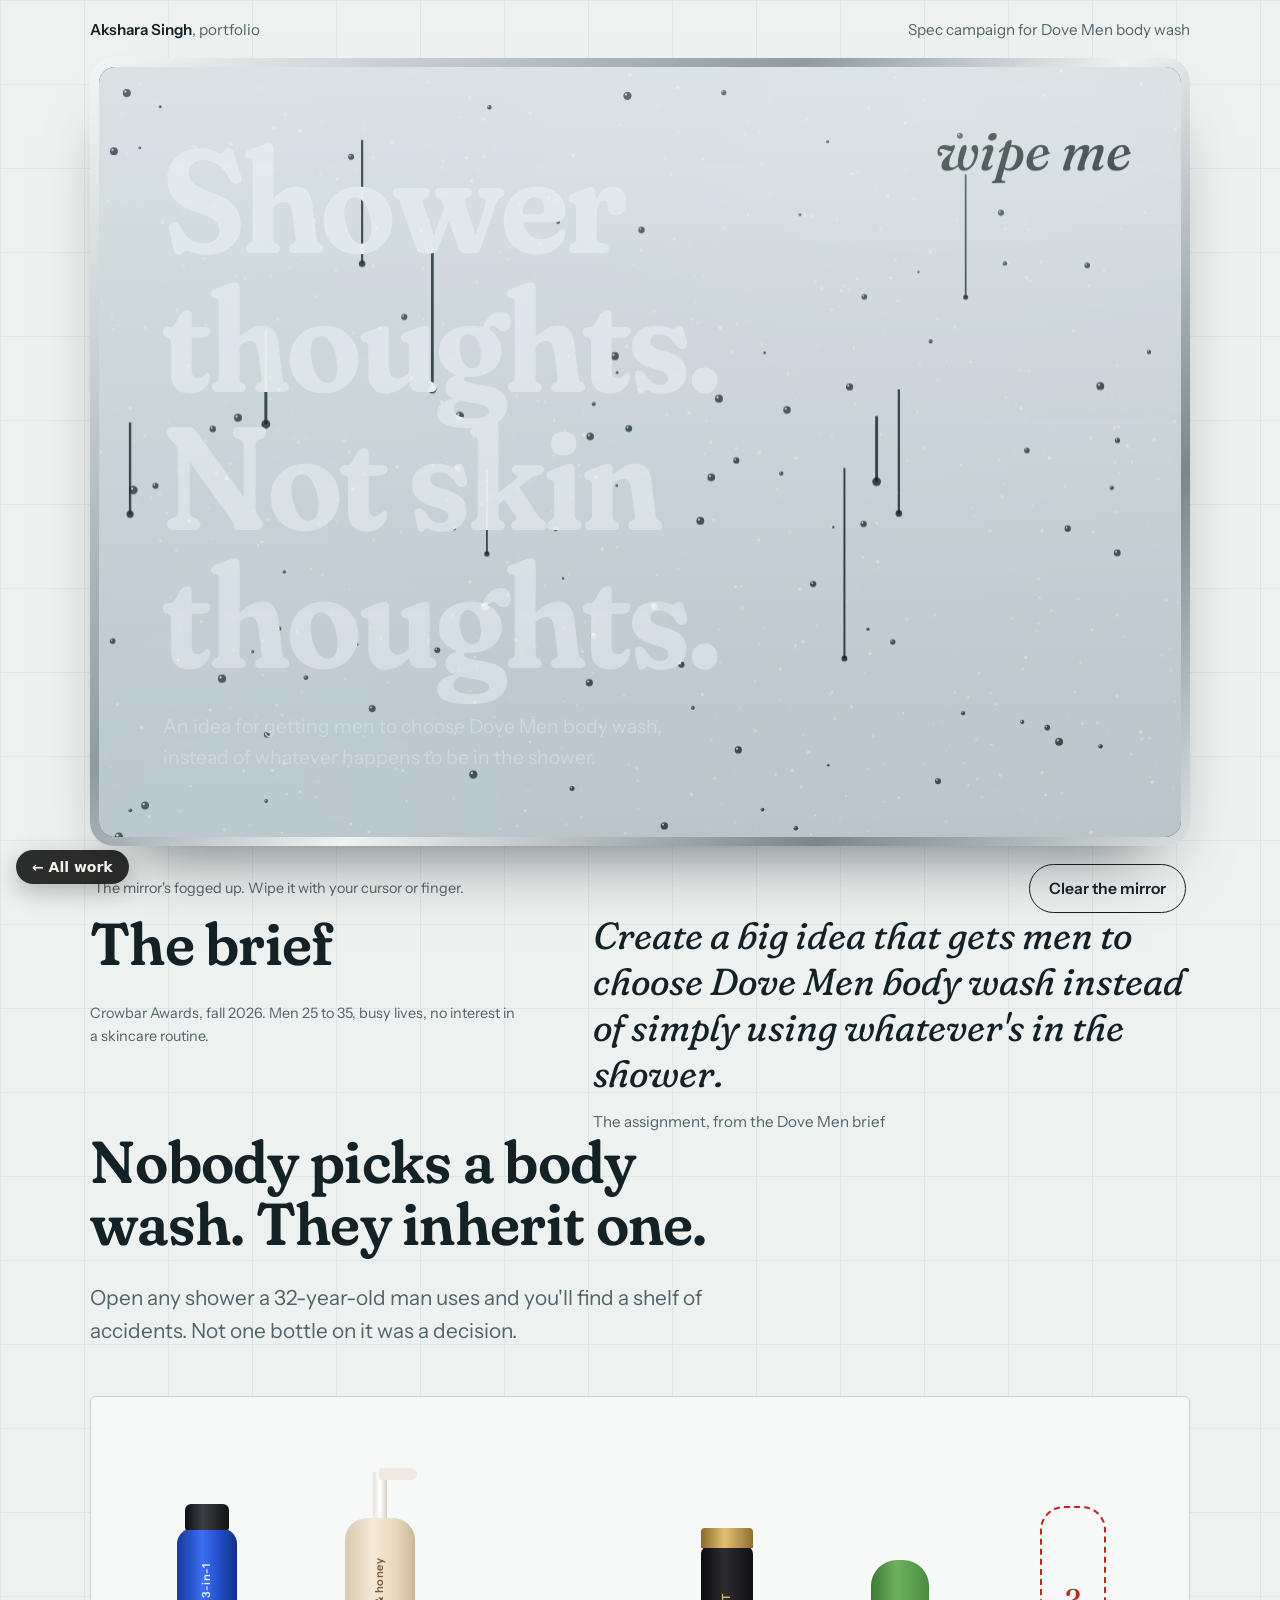
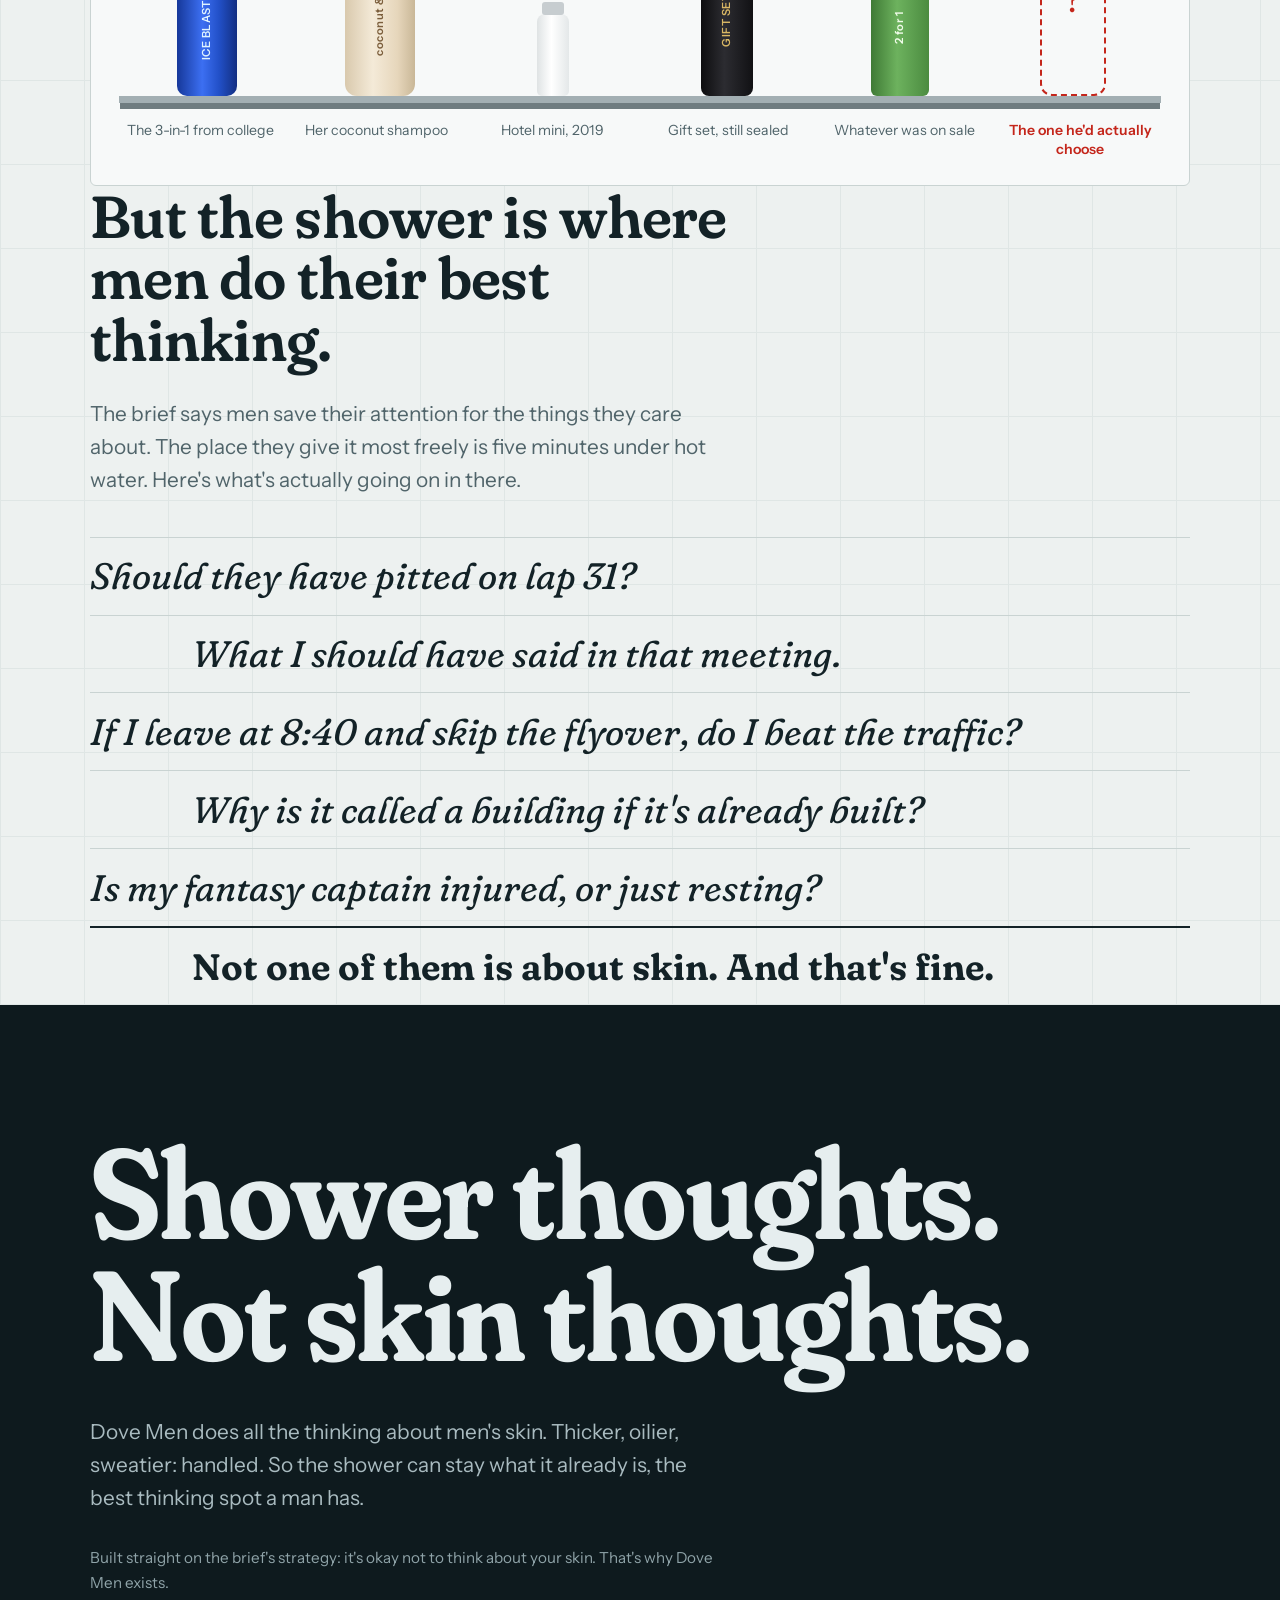
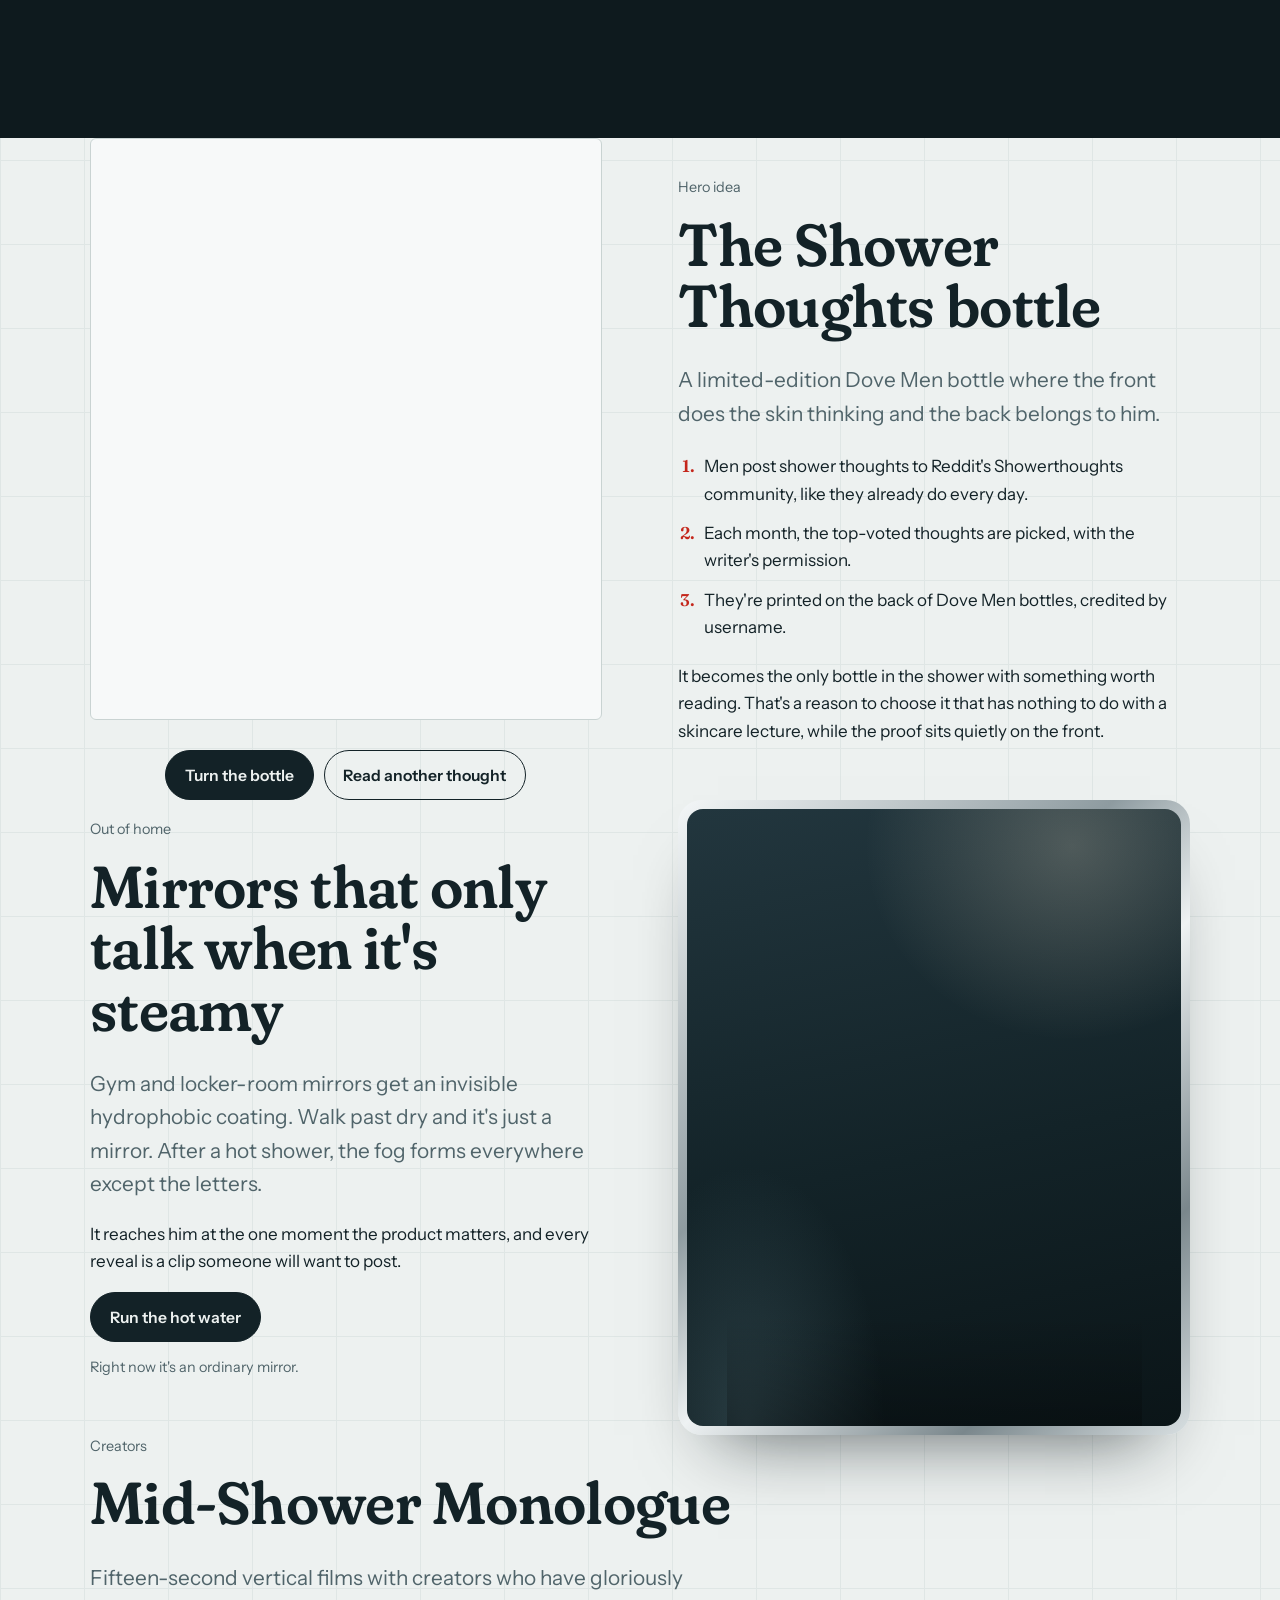
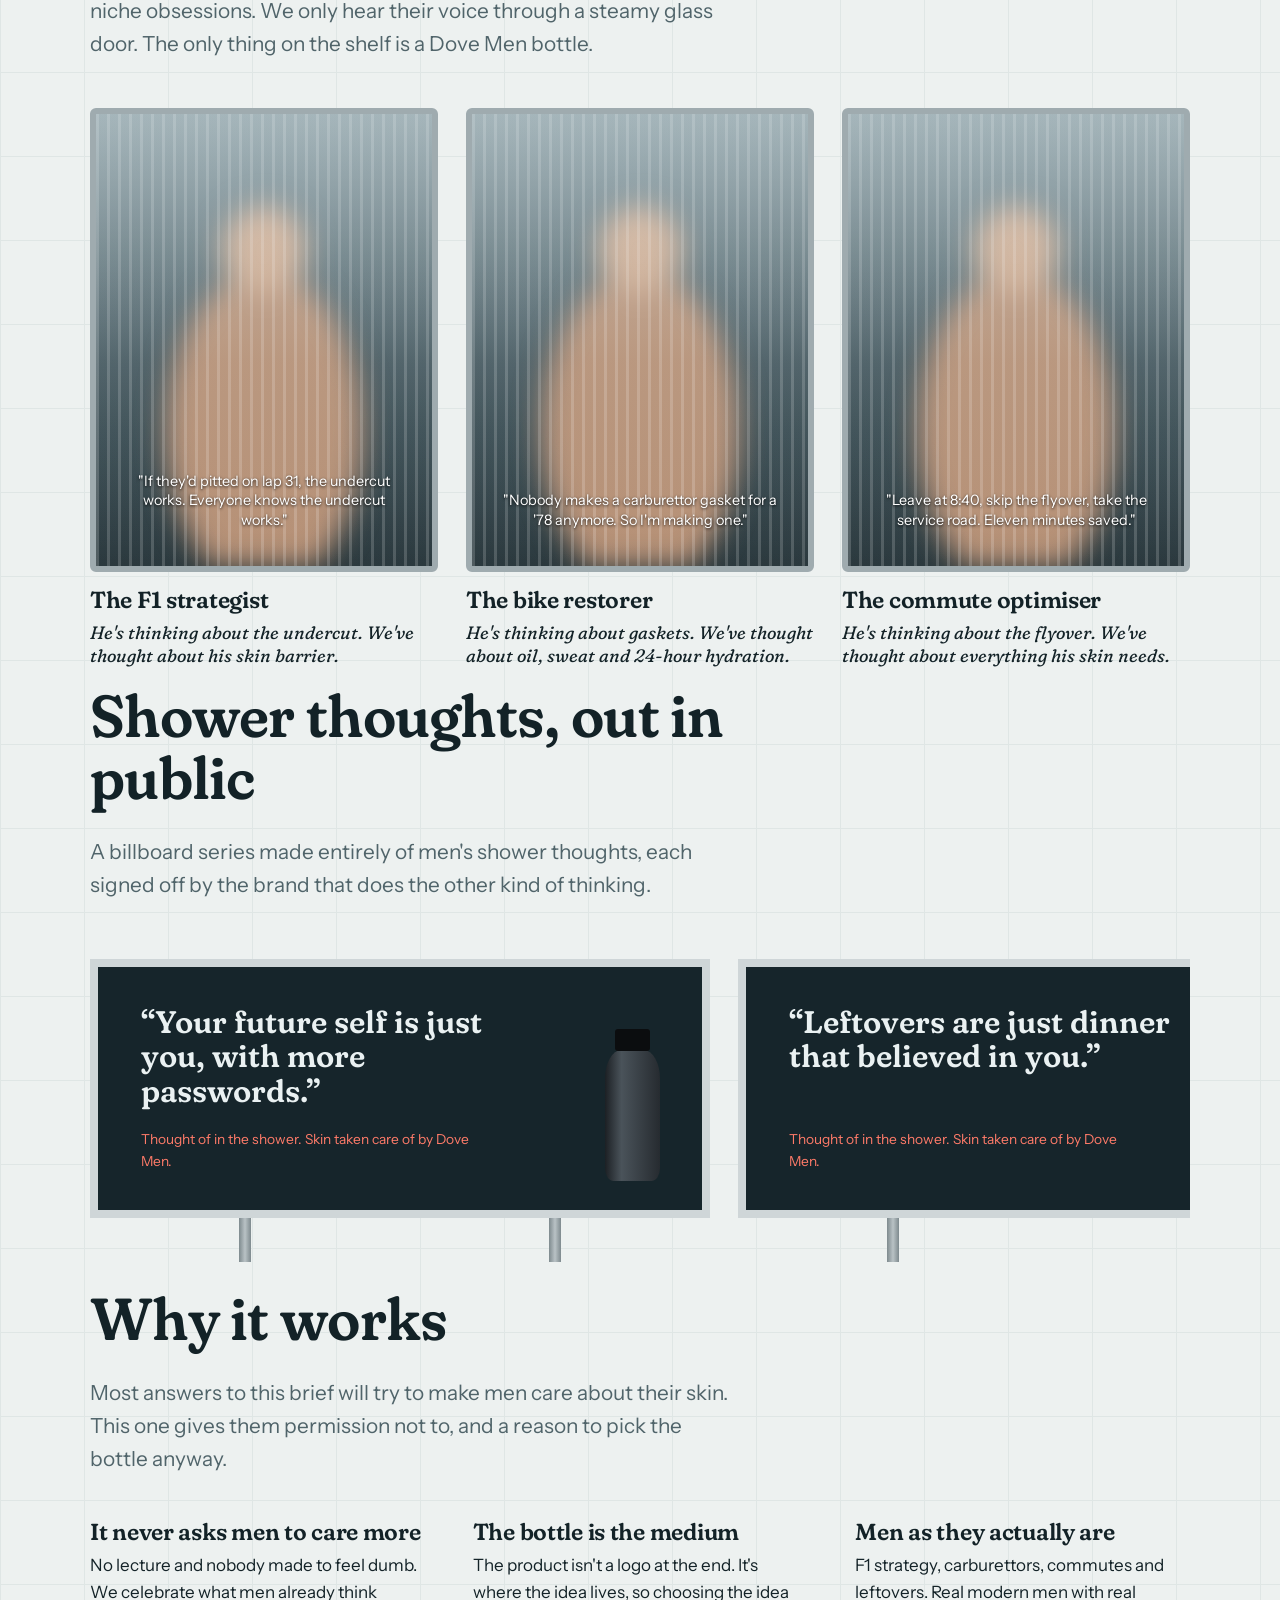
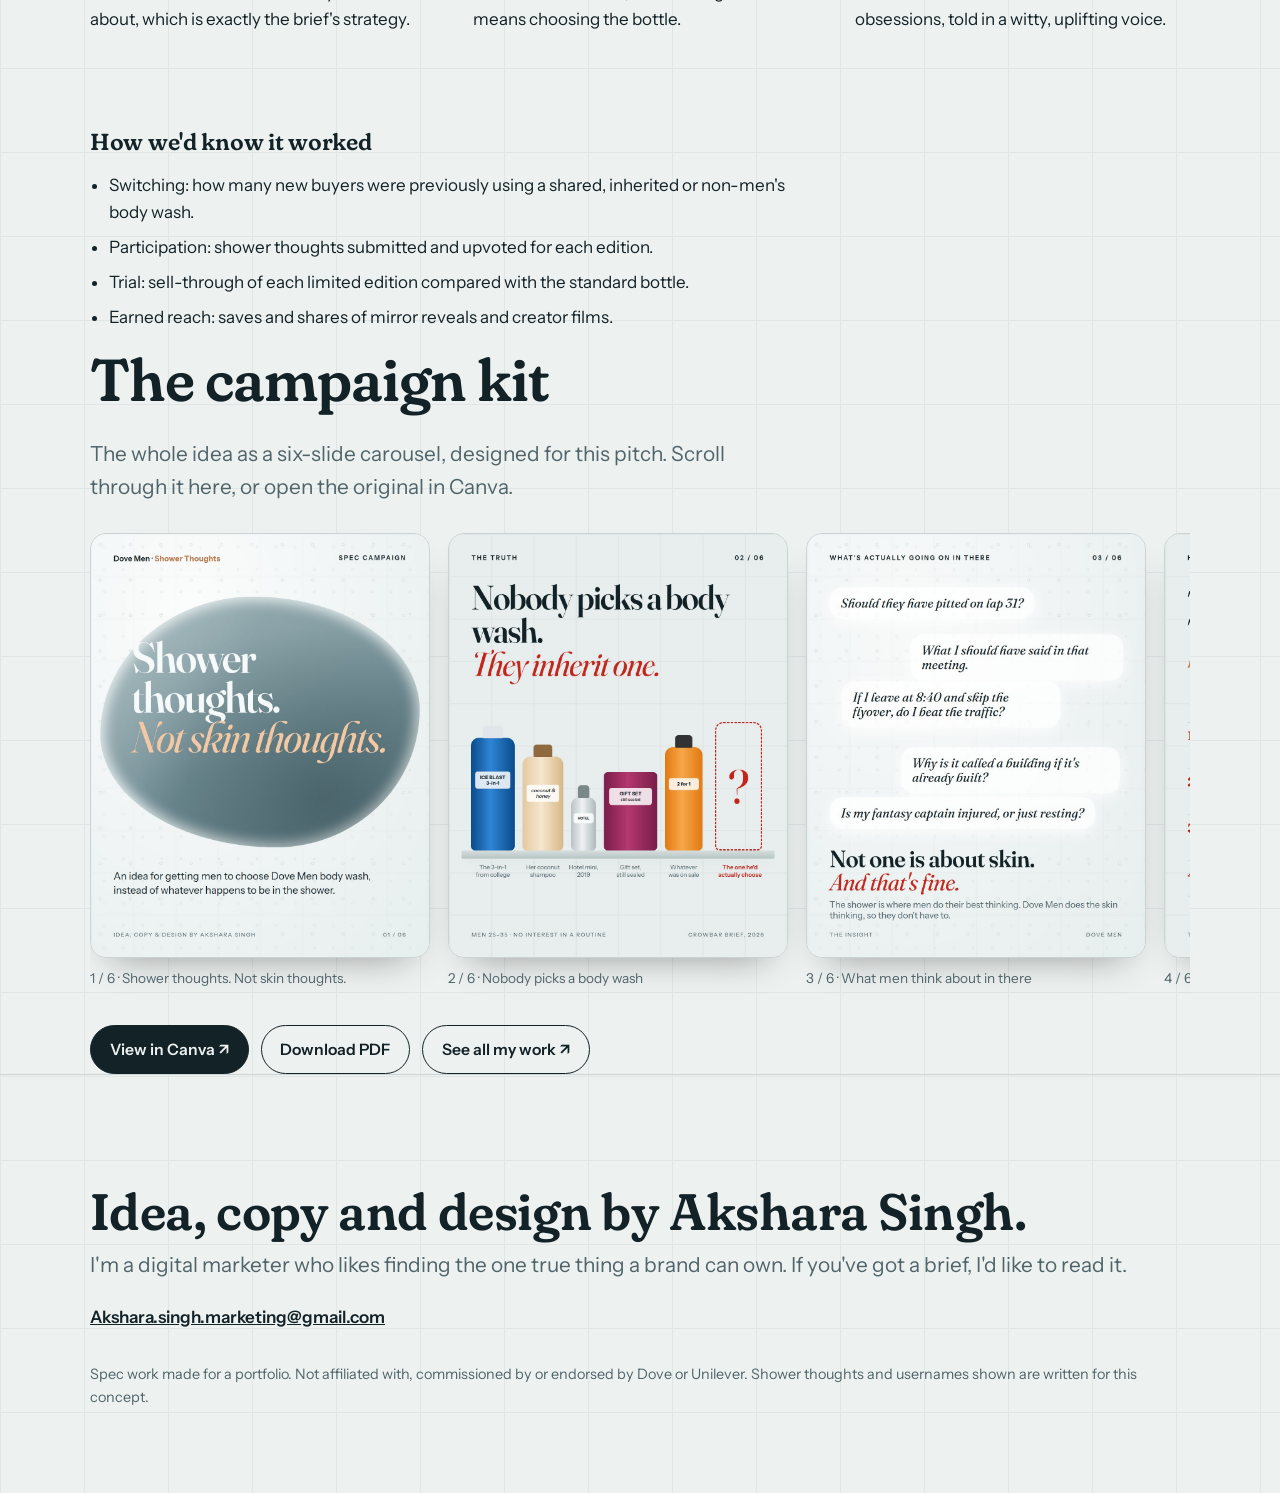
<file: work/dove/index.html>
<!doctype html>
<html lang="en">
<head>
<meta charset="utf-8">
<meta name="viewport" content="width=device-width, initial-scale=1, viewport-fit=cover">
<title>Shower thoughts. Not skin thoughts. A Dove Men spec campaign</title>
<link rel="preconnect" href="https://fonts.googleapis.com">
<link rel="preconnect" href="https://fonts.gstatic.com" crossorigin>
<link href="https://fonts.googleapis.com/css2?family=Fraunces:ital,opsz,wght,SOFT@0,9..144,300..900,0..100;1,9..144,300..900,0..100&family=Instrument+Sans:wght@400;500;600&display=swap" rel="stylesheet">
<style>
:root{
  box-sizing:border-box;
  padding-top:env(safe-area-inset-top,0px);
  padding-bottom:env(safe-area-inset-bottom,0px);
  color-scheme:light dark;
  --bg:#EDF1F0; --grout:#DFE6E5; --ink:#132227; --muted:#50646A;
  --panel:#F7F9F9; --line:#C9D3D2; --red:#C4261B; --copper:#B97A4B;
}
@media (prefers-color-scheme:dark){
  :root:not([data-theme="light"]){
    --bg:#111B1F; --grout:#17242A; --ink:#E3EBEC; --muted:#93A6AB;
    --panel:#16242A; --line:#2A3C43; --red:#FF5A45; --copper:#D69A6A;
  }
}
:root[data-theme="dark"]{
  --bg:#111B1F; --grout:#17242A; --ink:#E3EBEC; --muted:#93A6AB;
  --panel:#16242A; --line:#2A3C43; --red:#FF5A45; --copper:#D69A6A;
}
*,*::before,*::after{box-sizing:inherit}
html{scroll-padding-top:env(safe-area-inset-top,0px)}
body{
  margin:0; color:var(--ink); background-color:var(--bg);
  background-image:linear-gradient(var(--grout) 1px,transparent 1px),linear-gradient(90deg,var(--grout) 1px,transparent 1px);
  background-size:84px 84px;
  font-family:"Instrument Sans",system-ui,-apple-system,"Segoe UI",Roboto,sans-serif;
  font-size:1.0625rem; line-height:1.6;
}
img{max-width:100%}
.wrap{max-width:1180px; margin:0 auto; padding:0 clamp(18px,4vw,40px)}
.col{max-width:40rem}
h1,h2,h3,.serif{
  font-family:"Fraunces",Georgia,"Times New Roman",serif;
  font-variation-settings:"SOFT" 100;
  letter-spacing:-0.012em; line-height:1.04; font-weight:600;
}
h2{font-size:clamp(2.1rem,5.2vw,3.7rem); margin:0 0 .45em}
h3{font-size:1.45rem; margin:0 0 .35em}
p{margin:0 0 1em}
.lede{font-size:clamp(1.12rem,1.8vw,1.3rem); color:var(--muted)}
section{padding:clamp(64px,10vw,128px) 0}
.btn{
  font:inherit; font-weight:600; font-size:.98rem; padding:.72em 1.2em; border-radius:999px;
  border:1.5px solid var(--ink); background:transparent; color:var(--ink); cursor:pointer;
  transition:background .2s,color .2s;
}
.btn:hover{background:var(--ink); color:var(--bg)}
.btn.solid{background:var(--ink); color:var(--bg)}
.btn.solid:hover{background:transparent; color:var(--ink)}
:focus-visible{outline:3px solid var(--red); outline-offset:3px}
.small{font-size:.9rem; color:var(--muted)}

/* ---------- Mirrors ---------- */
.mirror{
  position:relative; border-radius:24px; padding:9px;
  background:linear-gradient(135deg,#f4f7f8 0%,#8e9ba0 38%,#eef2f3 55%,#7a878c 80%,#d9e0e2 100%);
  box-shadow:0 40px 70px -40px rgba(8,18,22,.65);
}
.glass{
  position:relative; border-radius:16px; overflow:hidden; color:#EAF1F2;
  background:
    radial-gradient(ellipse 60% 45% at 78% 6%,rgba(255,240,215,.22),transparent 70%),
    radial-gradient(ellipse 40% 60% at 12% 100%,rgba(90,125,135,.35),transparent 70%),
    linear-gradient(168deg,#22363e 0%,#132328 55%,#0b1518 100%);
}
.glass canvas{position:absolute; inset:0; width:100%; height:100%; display:block}

/* ---------- Hero ---------- */
.topline{display:flex; justify-content:space-between; gap:1rem; flex-wrap:wrap; padding:18px 0 16px; font-size:.95rem; color:var(--muted)}
.topline b{color:var(--ink); font-weight:600}
.hero .glass{min-height:min(80svh,760px); display:flex; align-items:flex-end}
.hero .under{padding:clamp(26px,5vw,68px)}
.hero h1{font-size:clamp(3.1rem,11.5vw,9.4rem); margin:0 0 .18em; font-weight:650; line-height:.94}
.hero h1 span{display:block}
.hero .under p{max-width:34rem; font-size:clamp(1rem,1.6vw,1.2rem); color:#BCCBCF; margin:0}
#fog{touch-action:pan-y; cursor:crosshair}
.hero-foot{display:flex; align-items:center; justify-content:space-between; gap:1rem; flex-wrap:wrap; padding:18px 4px 0}
.hero-foot p{margin:0}

/* ---------- Brief ---------- */
.brief{display:grid; grid-template-columns:minmax(0,1fr) minmax(0,1.4fr); gap:clamp(24px,6vw,80px); align-items:start}
.brief blockquote{margin:0; font-family:"Fraunces",Georgia,serif; font-variation-settings:"SOFT" 100; font-style:italic; font-weight:400; font-size:clamp(1.5rem,3.2vw,2.35rem); line-height:1.22}
.brief blockquote footer{font-family:"Instrument Sans",system-ui,sans-serif; font-style:normal; font-size:.95rem; color:var(--muted); margin-top:1rem}

/* ---------- Shelf ---------- */
.scene{background:var(--panel); border:1px solid var(--line); border-radius:6px; overflow-x:auto; margin-top:clamp(28px,4vw,48px)}
.scene-inner{min-width:720px; padding:56px 28px 26px}
.row{display:grid; grid-template-columns:repeat(6,1fr); gap:14px; justify-items:center}
.row.bottles{align-items:end; height:250px; border-bottom:7px solid #A3AFB3; box-shadow:0 7px 0 -1px #6f7c80; padding:0 8px}
.row.tags{padding-top:18px; text-align:center; font-size:.88rem; color:var(--muted); line-height:1.35}
.row.tags .you{color:var(--red); font-weight:600}
.bt{position:relative; display:flex; align-items:center; justify-content:center}
.bt span{writing-mode:vertical-rl; transform:rotate(180deg); font-size:.7rem; font-weight:600; letter-spacing:.04em}
.b1{width:60px; height:168px; border-radius:16px 16px 10px 10px; background:linear-gradient(90deg,#16389a,#3c6ff2 42%,#2250c8 70%,#132f82); color:#dff3ff}
.b1::before{content:""; position:absolute; top:-24px; width:44px; height:26px; border-radius:6px 6px 2px 2px; background:linear-gradient(90deg,#0c0f12,#3a4045 40%,#101316)}
.b2{width:70px; height:178px; border-radius:22px 22px 12px 12px; background:linear-gradient(90deg,#d9c9ad,#f4ead8 40%,#e6d6bb 75%,#c9b797); color:#7b5e3c}
.b2::before{content:""; position:absolute; top:-46px; width:14px; height:46px; background:linear-gradient(90deg,#e9e3da,#fff 50%,#d6cfc4)}
.b2::after{content:""; position:absolute; top:-50px; left:34px; width:38px; height:12px; border-radius:3px 8px 8px 3px; background:#efe9e0}
.b3{width:32px; height:82px; border-radius:8px 8px 5px 5px; background:linear-gradient(90deg,#dfe3e4,#fff 45%,#e4e8e9); color:#7c8a8f}
.b3::before{content:""; position:absolute; top:-12px; width:22px; height:13px; border-radius:3px; background:#c7cdd0}
.b4{width:52px; height:150px; border-radius:8px; background:linear-gradient(90deg,#0d0d0f,#2c2c31 45%,#111114); color:#d9b764}
.b4::before{content:""; position:absolute; top:-18px; width:52px; height:20px; border-radius:4px 4px 0 0; background:linear-gradient(90deg,#8a6b2a,#e0c071 45%,#8f7030)}
.b5{width:58px; height:136px; border-radius:26px 26px 6px 6px; background:linear-gradient(90deg,#3f7a35,#6db25e 45%,#4b8b40); color:#effbe8}
.b5::after{content:""; position:absolute; bottom:-1px; width:40px; height:16px; background:#f2f2ee; border-radius:3px 3px 0 0; display:none}
.b6{width:66px; height:190px; border-radius:24px 24px 12px 12px; border:2px dashed var(--red); color:var(--red); font-family:"Fraunces",Georgia,serif; font-size:2rem}

/* ---------- Insight ---------- */
.thoughts{list-style:none; padding:0; margin:clamp(24px,4vw,40px) 0 0}
.thoughts li{
  font-family:"Fraunces",Georgia,serif; font-variation-settings:"SOFT" 100; font-style:italic; font-weight:400;
  font-size:clamp(1.35rem,3.1vw,2.3rem); line-height:1.25; padding:.42em 0; border-top:1px solid var(--line);
}
.thoughts li:nth-child(even){padding-left:clamp(0px,8vw,120px)}
.thoughts .close{font-style:normal; font-weight:650; border-top:2px solid var(--ink)}

/* ---------- Idea band ---------- */
.band{background:#0E1A1E; color:#E6EEEF; background-image:none}
.band h2{font-size:clamp(3rem,10vw,8.4rem); line-height:.95; font-weight:650; margin-bottom:.3em}
.band h2 span{display:block}
.band .lede{color:#A9BBC0; max-width:40rem}
.band .strat{margin-top:2rem; font-size:.95rem; color:#8FA3A8; max-width:40rem}

/* ---------- Bottle ---------- */
.split{display:grid; grid-template-columns:minmax(0,1fr) minmax(0,1fr); gap:clamp(28px,6vw,80px); align-items:center}
.stage{background:var(--panel); border:1px solid var(--line); border-radius:6px; padding:90px 20px 40px; display:grid; place-items:center; perspective:1300px}
.bottle{width:210px; height:450px; position:relative; transform-style:preserve-3d; transition:transform .9s cubic-bezier(.2,.75,.2,1)}
.bottle.turned{transform:rotateY(180deg)}
.face{
  position:absolute; inset:0; backface-visibility:hidden; -webkit-backface-visibility:hidden;
  border-radius:40px 40px 26px 26px / 48px 48px 26px 26px;
  background:linear-gradient(90deg,#1c2024 0%,#474f56 16%,#353c42 38%,#2a3035 68%,#181b1f 100%);
  box-shadow:inset 0 -14px 20px rgba(0,0,0,.35), 0 30px 40px -24px rgba(0,0,0,.6);
  color:#EEF2F3; padding:64px 24px 26px; display:flex; flex-direction:column;
}
.face::before{content:""; position:absolute; top:-64px; left:50%; transform:translateX(-50%); width:98px; height:68px; border-radius:14px 14px 5px 5px; background:linear-gradient(90deg,#0b0d0f,#353a3f 32%,#16191c 70%,#0b0d0f)}
.face::after{content:""; position:absolute; top:0; bottom:0; left:22%; width:10px; background:linear-gradient(90deg,transparent,rgba(255,255,255,.12),transparent); border-radius:10px}
.face.back{transform:rotateY(180deg)}
.wordmark{font-family:"Fraunces",Georgia,serif; font-variation-settings:"SOFT" 100; font-size:2.1rem; font-weight:600; line-height:1}
.wordmark small{display:block; font-family:"Instrument Sans",system-ui,sans-serif; font-size:.95rem; font-weight:600; color:var(--copper); letter-spacing:.02em; margin-top:.3rem}
.edition{margin-top:1.1rem; padding-top:.8rem; border-top:1px solid rgba(255,255,255,.18); font-size:.82rem; line-height:1.35}
.claims{margin:auto 0 0; padding:0; list-style:none; font-size:.72rem; line-height:1.35; color:#C3CDD0}
.claims li{padding:.32rem 0; border-top:1px solid rgba(255,255,255,.12)}
.back .no{font-size:.75rem; color:var(--copper); font-weight:600}
.back .thought{font-family:"Fraunces",Georgia,serif; font-variation-settings:"SOFT" 100; font-style:italic; font-size:1.18rem; line-height:1.25; margin:.5rem 0 .55rem}
.back .by{font-size:.74rem; color:#AFBBBF}
.back .ours{margin-top:auto; padding-top:.7rem; border-top:1px solid rgba(255,255,255,.18); font-size:.74rem; line-height:1.4; color:#D4DCDE}
.back .ours b{display:block; color:#fff; font-size:.8rem; margin-bottom:.15rem}
.back .perm{font-size:.62rem; color:#8E9CA1; margin-top:.5rem}
.controls{display:flex; gap:.6rem; flex-wrap:wrap; justify-content:center; margin-top:30px}
.steps{padding-left:1.3rem; margin:1.4rem 0}
.steps li{padding-left:.3rem; margin-bottom:.7rem}
.steps li::marker{font-family:"Fraunces",Georgia,serif; font-weight:600; color:var(--red)}

/* ---------- Steam mirror ---------- */
.mirror2 .glass{aspect-ratio:4/5}
.mirror2 .glass::after{content:""; position:absolute; left:8%; right:8%; bottom:0; height:18%; background:linear-gradient(transparent,rgba(0,0,0,.25))}
.caption{min-height:3.2em; margin-top:14px}

/* ---------- Doors ---------- */
.doors{display:grid; grid-template-columns:repeat(3,minmax(0,1fr)); gap:clamp(16px,2.4vw,28px); margin-top:clamp(28px,4vw,48px)}
.door{position:relative; aspect-ratio:3/4; border-radius:6px; overflow:hidden; background:linear-gradient(180deg,#6d858d,#34474e 70%,#243338); border:6px solid #9fabaf}
.door .fig{position:absolute; inset:0; filter:blur(14px);
  background:
    radial-gradient(ellipse 13% 10% at 50% 30%,#caa487 96%,transparent 100%),
    radial-gradient(ellipse 30% 36% at 50% 70%,#b48d72 96%,transparent 100%)}
.door:nth-child(2) .fig{transform:translateX(-14%) rotate(-3deg)}
.door .rib{position:absolute; inset:0; background:repeating-linear-gradient(90deg,rgba(255,255,255,.2) 0 3px,rgba(255,255,255,.03) 3px 11px)}
.door .fogtop{position:absolute; inset:0; background:linear-gradient(180deg,rgba(228,236,238,.45),rgba(228,236,238,.08) 55%,transparent)}
.door .sub{position:absolute; left:8%; right:8%; bottom:8%; text-align:center; font-size:.9rem; line-height:1.35; color:#fff; text-shadow:0 1px 3px rgba(0,0,0,.9)}
.door-card h3{margin-top:16px}
.door-card .super{font-family:"Fraunces",Georgia,serif; font-variation-settings:"SOFT" 100; font-style:italic; font-size:1.12rem; line-height:1.3}

/* ---------- Billboards ---------- */
.boards{display:flex; gap:28px; overflow-x:auto; padding:10px 2px 26px; margin-top:clamp(28px,4vw,48px); scroll-snap-type:x mandatory}
.board-wrap{flex:0 0 min(88vw,620px); scroll-snap-align:start}
.board{position:relative; aspect-ratio:3/1.25; background:#16252B; color:#EAF1F2; border:8px solid #cfd6d8; padding:6% 7%; display:flex; flex-direction:column; justify-content:space-between}
.board q{font-family:"Fraunces",Georgia,serif; font-variation-settings:"SOFT" 100; font-weight:600; font-size:clamp(1.25rem,3vw,1.95rem); line-height:1.12; max-width:78%}
.board .sign{font-size:clamp(.72rem,1.3vw,.86rem); color:#FF7B69; max-width:66%}
.board .mini{position:absolute; right:7%; bottom:12%; width:9%; aspect-ratio:1/2.4; border-radius:30% 30% 16% 16% / 22% 22% 10% 10%; background:linear-gradient(90deg,#1c2024,#4a535a 30%,#262b30)}
.board .mini::before{content:""; position:absolute; top:-16%; left:18%; right:18%; height:17%; background:#0b0d0f; border-radius:3px}
.legs{display:flex; justify-content:space-around; height:44px}
.legs i{width:12px; background:linear-gradient(90deg,#7e8a8e,#b9c2c5,#7e8a8e)}

/* ---------- Why ---------- */
.reasons{display:grid; grid-template-columns:repeat(3,minmax(0,1fr)); gap:clamp(20px,4vw,48px); margin-top:clamp(28px,4vw,44px)}
.measure{margin-top:clamp(48px,7vw,80px); max-width:46rem}
.measure ul{padding-left:1.2rem}
.measure li{margin-bottom:.5rem}

/* ---------- Footer ---------- */
footer.end{padding:clamp(60px,9vw,110px) 0 clamp(40px,6vw,70px); border-top:1px solid var(--line)}
footer.end .serif{font-size:clamp(2rem,5vw,3.2rem); margin:0 0 .6rem}
.links{display:flex; gap:.7rem; flex-wrap:wrap; margin:1.4rem 0 2rem}
.links a{color:var(--ink); font-weight:600}

@media (max-width:820px){
  .brief,.split{grid-template-columns:1fr}
  .doors,.reasons{grid-template-columns:1fr}
  .door{max-width:420px}
}
@media (prefers-reduced-motion:reduce){
  .bottle{transition:none}
  .btn{transition:none}
}
/* campaign kit */
.ck-strip{display:flex; gap:18px; overflow-x:auto; scroll-snap-type:x mandatory; padding:6px 2px 16px; margin:1.5rem 0 1.2rem}
.ck-strip figure{margin:0; flex:0 0 min(340px,78%); scroll-snap-align:start}
.ck-strip img{display:block; width:100%; height:auto; border-radius:16px; border:1px solid var(--line); box-shadow:0 18px 36px -22px rgba(0,0,0,.45)}
.ck-strip figcaption{font-size:.85rem; color:var(--muted); margin-top:10px}
.ck-btns{display:flex; flex-wrap:wrap; gap:12px}
.ck-btns .btn{text-decoration:none}
</style>
</head>
<body>

<header class="hero wrap">
  <div class="topline">
    <span><b>Akshara Singh</b>, portfolio</span>
    <span>Spec campaign for Dove Men body wash</span>
  </div>
  <div class="mirror">
    <div class="glass">
      <div class="under">
        <h1><span>Shower thoughts.</span><span>Not skin thoughts.</span></h1>
        <p>An idea for getting men to choose Dove Men body wash, instead of whatever happens to be in the shower.</p>
      </div>
      <canvas id="fog" aria-hidden="true"></canvas>
    </div>
  </div>
  <div class="hero-foot">
    <p class="small">The mirror's fogged up. Wipe it with your cursor or finger.</p>
    <button class="btn" id="clearBtn" type="button">Clear the mirror</button>
  </div>
</header>

<main>
  <section class="wrap">
    <div class="brief">
      <div>
        <h2>The brief</h2>
        <p class="small">Crowbar Awards, fall 2026. Men 25 to 35, busy lives, no interest in a skincare routine.</p>
      </div>
      <blockquote>
        Create a big idea that gets men to choose Dove Men body wash instead of simply using whatever's in the shower.
        <footer>The assignment, from the Dove Men brief</footer>
      </blockquote>
    </div>
  </section>

  <section class="wrap" aria-labelledby="shelf-h">
    <div class="col">
      <h2 id="shelf-h">Nobody picks a body wash. They inherit one.</h2>
      <p class="lede">Open any shower a 32-year-old man uses and you'll find a shelf of accidents. Not one bottle on it was a decision.</p>
    </div>
    <div class="scene" role="img" aria-label="A shower shelf holding a blue 3-in-1 from college, a partner's coconut shampoo, a hotel mini bottle, a sealed gift set and a sale-bin tube, with one empty dashed slot for the body wash he'd actually choose.">
      <div class="scene-inner">
        <div class="row bottles" aria-hidden="true">
          <div class="bt b1"><span>ICE BLAST 3-in-1</span></div>
          <div class="bt b2"><span>coconut &amp; honey</span></div>
          <div class="bt b3"></div>
          <div class="bt b4"><span>GIFT SET</span></div>
          <div class="bt b5"><span>2 for 1</span></div>
          <div class="bt b6">?</div>
        </div>
        <div class="row tags" aria-hidden="true">
          <div>The 3-in-1 from college</div>
          <div>Her coconut shampoo</div>
          <div>Hotel mini, 2019</div>
          <div>Gift set, still sealed</div>
          <div>Whatever was on sale</div>
          <div class="you">The one he'd actually choose</div>
        </div>
      </div>
    </div>
  </section>

  <section class="wrap" aria-labelledby="think-h">
    <div class="col">
      <h2 id="think-h">But the shower is where men do their best thinking.</h2>
      <p class="lede">The brief says men save their attention for the things they care about. The place they give it most freely is five minutes under hot water. Here's what's actually going on in there.</p>
    </div>
    <ul class="thoughts">
      <li>Should they have pitted on lap 31?</li>
      <li>What I should have said in that meeting.</li>
      <li>If I leave at 8:40 and skip the flyover, do I beat the traffic?</li>
      <li>Why is it called a building if it's already built?</li>
      <li>Is my fantasy captain injured, or just resting?</li>
      <li class="close">Not one of them is about skin. And that's fine.</li>
    </ul>
  </section>

  <section class="band" aria-labelledby="idea-h">
    <div class="wrap">
      <h2 id="idea-h"><span>Shower thoughts.</span><span>Not skin thoughts.</span></h2>
      <p class="lede">Dove Men does all the thinking about men's skin. Thicker, oilier, sweatier: handled. So the shower can stay what it already is, the best thinking spot a man has.</p>
      <p class="strat">Built straight on the brief's strategy: it's okay not to think about your skin. That's why Dove Men exists.</p>
    </div>
  </section>

  <section class="wrap" aria-labelledby="bottle-h">
    <div class="split">
      <div>
        <div class="stage">
          <div class="bottle" id="bottle">
            <div class="face front">
              <div class="wordmark">Dove Men<small>Body wash</small></div>
              <div class="edition">Shower Thoughts Edition. Every bottle carries a thought from a real man.</div>
              <ul class="claims">
                <li>Designed for men's skin</li>
                <li>Strengthens the skin barrier for 24-hour hydration</li>
                <li>#1 men's body wash recommended by dermatologists</li>
              </ul>
            </div>
            <div class="face back" aria-live="polite">
              <div class="no" id="tNo">Shower thought no. 014</div>
              <div class="thought" id="tText">"A quick question is never quick, and rarely one question."</div>
              <div class="by" id="tBy">u/two_minute_meeting</div>
              <div class="ours"><b>Our thought</b>Thicker, oilier, sweatier skin needs a stronger barrier. Handled.</div>
              <div class="perm">Printed with the writer's permission.</div>
            </div>
          </div>
        </div>
        <div class="controls">
          <button class="btn solid" id="turnBtn" type="button" aria-pressed="false">Turn the bottle</button>
          <button class="btn" id="nextBtn" type="button">Read another thought</button>
        </div>
      </div>
      <div>
        <p class="small">Hero idea</p>
        <h2 id="bottle-h">The Shower Thoughts bottle</h2>
        <p class="lede">A limited-edition Dove Men bottle where the front does the skin thinking and the back belongs to him.</p>
        <ol class="steps">
          <li>Men post shower thoughts to Reddit's Showerthoughts community, like they already do every day.</li>
          <li>Each month, the top-voted thoughts are picked, with the writer's permission.</li>
          <li>They're printed on the back of Dove Men bottles, credited by username.</li>
        </ol>
        <p>It becomes the only bottle in the shower with something worth reading. That's a reason to choose it that has nothing to do with a skincare lecture, while the proof sits quietly on the front.</p>
      </div>
    </div>
  </section>

  <section class="wrap" aria-labelledby="mirror-h">
    <div class="split">
      <div>
        <p class="small">Out of home</p>
        <h2 id="mirror-h">Mirrors that only talk when it's steamy</h2>
        <p class="lede">Gym and locker-room mirrors get an invisible hydrophobic coating. Walk past dry and it's just a mirror. After a hot shower, the fog forms everywhere except the letters.</p>
        <p>It reaches him at the one moment the product matters, and every reveal is a clip someone will want to post.</p>
        <button class="btn solid" id="steamBtn" type="button" aria-pressed="false">Run the hot water</button>
        <p class="small caption" id="steamCap" aria-live="polite">Right now it's an ordinary mirror.</p>
      </div>
      <div class="mirror mirror2">
        <div class="glass">
          <canvas id="steam" role="img" aria-label="Steam-reveal mirror. When fogged, it reads: Shower thought: group chats are just meetings nobody scheduled. Skin thought: already handled. Dove Men."></canvas>
        </div>
      </div>
    </div>
  </section>

  <section class="wrap" aria-labelledby="doors-h">
    <div class="col">
      <p class="small">Creators</p>
      <h2 id="doors-h">Mid-Shower Monologue</h2>
      <p class="lede">Fifteen-second vertical films with creators who have gloriously niche obsessions. We only hear their voice through a steamy glass door. The only thing on the shelf is a Dove Men bottle.</p>
    </div>
    <div class="doors">
      <div class="door-card">
        <div class="door" aria-hidden="true"><div class="fig"></div><div class="rib"></div><div class="fogtop"></div><div class="sub">"If they'd pitted on lap 31, the undercut works. Everyone knows the undercut works."</div></div>
        <h3>The F1 strategist</h3>
        <p class="super">He's thinking about the undercut. We've thought about his skin barrier.</p>
      </div>
      <div class="door-card">
        <div class="door" aria-hidden="true"><div class="fig"></div><div class="rib"></div><div class="fogtop"></div><div class="sub">"Nobody makes a carburettor gasket for a '78 anymore. So I'm making one."</div></div>
        <h3>The bike restorer</h3>
        <p class="super">He's thinking about gaskets. We've thought about oil, sweat and 24-hour hydration.</p>
      </div>
      <div class="door-card">
        <div class="door" aria-hidden="true"><div class="fig"></div><div class="rib"></div><div class="fogtop"></div><div class="sub">"Leave at 8:40, skip the flyover, take the service road. Eleven minutes saved."</div></div>
        <h3>The commute optimiser</h3>
        <p class="super">He's thinking about the flyover. We've thought about everything his skin needs.</p>
      </div>
    </div>
  </section>

  <section class="wrap" aria-labelledby="boards-h">
    <div class="col">
      <h2 id="boards-h">Shower thoughts, out in public</h2>
      <p class="lede">A billboard series made entirely of men's shower thoughts, each signed off by the brand that does the other kind of thinking.</p>
    </div>
    <div class="boards" tabindex="0" aria-label="Billboard series, scrolls sideways">
      <div class="board-wrap">
        <div class="board"><q>Your future self is just you, with more passwords.</q><span class="sign">Thought of in the shower. Skin taken care of by Dove Men.</span><span class="mini" aria-hidden="true"></span></div>
        <div class="legs" aria-hidden="true"><i></i><i></i></div>
      </div>
      <div class="board-wrap">
        <div class="board"><q>Leftovers are just dinner that believed in you.</q><span class="sign">Thought of in the shower. Skin taken care of by Dove Men.</span><span class="mini" aria-hidden="true"></span></div>
        <div class="legs" aria-hidden="true"><i></i><i></i></div>
      </div>
      <div class="board-wrap">
        <div class="board"><q>"I'll just check one thing" has no return ticket.</q><span class="sign">Thought of in the shower. Skin taken care of by Dove Men.</span><span class="mini" aria-hidden="true"></span></div>
        <div class="legs" aria-hidden="true"><i></i><i></i></div>
      </div>
    </div>
  </section>

  <section class="wrap" aria-labelledby="why-h">
    <div class="col">
      <h2 id="why-h">Why it works</h2>
      <p class="lede">Most answers to this brief will try to make men care about their skin. This one gives them permission not to, and a reason to pick the bottle anyway.</p>
    </div>
    <div class="reasons">
      <div>
        <h3>It never asks men to care more</h3>
        <p>No lecture and nobody made to feel dumb. We celebrate what men already think about, which is exactly the brief's strategy.</p>
      </div>
      <div>
        <h3>The bottle is the medium</h3>
        <p>The product isn't a logo at the end. It's where the idea lives, so choosing the idea means choosing the bottle.</p>
      </div>
      <div>
        <h3>Men as they actually are</h3>
        <p>F1 strategy, carburettors, commutes and leftovers. Real modern men with real obsessions, told in a witty, uplifting voice.</p>
      </div>
    </div>
    <div class="measure">
      <h3>How we'd know it worked</h3>
      <ul>
        <li>Switching: how many new buyers were previously using a shared, inherited or non-men's body wash.</li>
        <li>Participation: shower thoughts submitted and upvoted for each edition.</li>
        <li>Trial: sell-through of each limited edition compared with the standard bottle.</li>
        <li>Earned reach: saves and shares of mirror reveals and creator films.</li>
      </ul>
    </div>
  </section>
  <section class="wrap ck" aria-labelledby="kit-h">
    <div class="col">
      <h2 id="kit-h">The campaign kit</h2>
      <p class="lede">The whole idea as a six-slide carousel, designed for this pitch. Scroll through it here, or open the original in Canva.</p>
    </div>
    <div class="ck-strip" tabindex="0" aria-label="Campaign kit slides, scroll sideways">
        <figure><img src="canva-kit/01.jpg" alt="Slide 1: Shower thoughts. Not skin thoughts." loading="lazy" width="1080" height="1350"><figcaption>1 / 6 · Shower thoughts. Not skin thoughts.</figcaption></figure>
        <figure><img src="canva-kit/02.jpg" alt="Slide 2: Nobody picks a body wash" loading="lazy" width="1080" height="1350"><figcaption>2 / 6 · Nobody picks a body wash</figcaption></figure>
        <figure><img src="canva-kit/03.jpg" alt="Slide 3: What men think about in there" loading="lazy" width="1080" height="1350"><figcaption>3 / 6 · What men think about in there</figcaption></figure>
        <figure><img src="canva-kit/04.jpg" alt="Slide 4: The Shower Thoughts bottle" loading="lazy" width="1080" height="1350"><figcaption>4 / 6 · The Shower Thoughts bottle</figcaption></figure>
        <figure><img src="canva-kit/05.jpg" alt="Slide 5: Out of home" loading="lazy" width="1080" height="1350"><figcaption>5 / 6 · Out of home</figcaption></figure>
        <figure><img src="canva-kit/06.jpg" alt="Slide 6: Why it works" loading="lazy" width="1080" height="1350"><figcaption>6 / 6 · Why it works</figcaption></figure>
    </div>
    <div class="ck-btns">
      <a class="btn solid" href="https://www.canva.com/d/fdi8p72tHIFZCAX" target="_blank" rel="noopener">View in Canva ↗</a>
      <a class="btn" href="canva-kit/campaign-kit.pdf" download>Download PDF</a>
      <a class="btn" href="https://www.canva.com/d/84mWTID-NMi4Fmd" target="_blank" rel="noopener">See all my work ↗</a>
    </div>
  </section>
</main>

<footer class="end">
  <div class="wrap">
    <p class="serif">Idea, copy and design by Akshara Singh.</p>
    <p class="lede">I'm a digital marketer who likes finding the one true thing a brand can own. If you've got a brief, I'd like to read it.</p>
    <div class="links">
      <a href="mailto:Akshara.singh.marketing@gmail.com">Akshara.singh.marketing@gmail.com</a>
    </div>
    <p class="small">Spec work made for a portfolio. Not affiliated with, commissioned by or endorsed by Dove or Unilever. Shower thoughts and usernames shown are written for this concept.</p>
  </div>
</footer>

<script>
(function(){
  var reduce = window.matchMedia('(prefers-reduced-motion: reduce)').matches;

  function makeFog(w,h,dpr){
    var c=document.createElement('canvas'); c.width=w; c.height=h;
    var x=c.getContext('2d');
    var g=x.createLinearGradient(0,0,0,h);
    g.addColorStop(0,'rgba(228,236,239,0.95)'); g.addColorStop(1,'rgba(204,216,221,0.9)');
    x.fillStyle=g; x.fillRect(0,0,w,h);
    var i,n=Math.floor(w*h/(650*dpr)), TAU=Math.PI*2;
    for(i=0;i<n;i++){
      x.fillStyle='rgba(255,255,255,'+(Math.random()*0.35)+')';
      x.beginPath(); x.arc(Math.random()*w,Math.random()*h,(Math.random()*1.5+0.4)*dpr,0,TAU); x.fill();
    }
    var d=Math.floor(w*h/(9000*dpr*dpr));
    for(i=0;i<d;i++){
      var px=Math.random()*w, py=Math.random()*h, r=(Math.random()*3.4+1.1)*dpr;
      x.globalCompositeOperation='destination-out'; x.fillStyle='rgba(0,0,0,.72)';
      x.beginPath(); x.arc(px,py,r,0,TAU); x.fill();
      x.globalCompositeOperation='source-over'; x.fillStyle='rgba(255,255,255,.75)';
      x.beginPath(); x.arc(px-r*.35,py-r*.35,r*.28,0,TAU); x.fill();
    }
    var s=Math.max(2,Math.floor(w/(110*dpr)));
    for(i=0;i<s;i++){
      var sx=Math.random()*w, sy=Math.random()*h*0.55, len=(50+Math.random()*170)*dpr, sr=(1.4+Math.random()*1.8)*dpr;
      x.globalCompositeOperation='destination-out'; x.fillStyle='rgba(0,0,0,.8)';
      x.fillRect(sx-sr/2,sy,sr,len);
      x.beginPath(); x.arc(sx,sy+len,sr*1.5,0,TAU); x.fill();
    }
    x.globalCompositeOperation='source-over';
    return c;
  }

  /* ---------- Hero fog ---------- */
  var hc=document.getElementById('fog'), hx, tex, dpr=1, W=0, H=0, lastW=-1;
  var interacted=false, lastWipe=0, down=false, last=null, visible=true;

  function sizeHero(force){
    var r=hc.getBoundingClientRect();
    if(!force && Math.round(r.width)===lastW) return;
    lastW=Math.round(r.width);
    dpr=Math.min(window.devicePixelRatio||1,2);
    W=Math.max(1,Math.round(r.width*dpr)); H=Math.max(1,Math.round(r.height*dpr));
    hc.width=W; hc.height=H; hx=hc.getContext('2d');
    tex=makeFog(W,H,dpr);
    hx.drawImage(tex,0,0);
    hint();
  }
  function hint(){
    hx.save(); hx.globalCompositeOperation='destination-out';
    var fs=Math.max(30*dpr,W*0.05);
    hx.font='italic 500 '+fs+'px Fraunces, Georgia, serif';
    hx.fillStyle='rgba(0,0,0,.88)'; hx.textAlign='right';
    hx.fillText('wipe me', W-fs*0.9, fs*1.9);
    hx.restore();
  }
  function brush(x,y){
    var r=Math.max(34*dpr,W*0.05);
    var g=hx.createRadialGradient(x,y,0,x,y,r);
    g.addColorStop(0,'rgba(0,0,0,1)'); g.addColorStop(.55,'rgba(0,0,0,.9)'); g.addColorStop(1,'rgba(0,0,0,0)');
    hx.fillStyle=g; hx.beginPath(); hx.arc(x,y,r,0,Math.PI*2); hx.fill();
  }
  function wipe(a,b){
    hx.save(); hx.globalCompositeOperation='destination-out';
    var dist=Math.hypot(b.x-a.x,b.y-a.y), step=Math.max(4*dpr,W*0.012), n=Math.max(1,Math.ceil(dist/step));
    for(var i=1;i<=n;i++) brush(a.x+(b.x-a.x)*i/n, a.y+(b.y-a.y)*i/n);
    hx.restore(); interacted=true; lastWipe=performance.now();
  }
  function pt(e){ var r=hc.getBoundingClientRect(); return {x:(e.clientX-r.left)*dpr, y:(e.clientY-r.top)*dpr}; }
  hc.addEventListener('pointerdown',function(e){ down=true; last=pt(e); wipe(last,last); });
  hc.addEventListener('pointermove',function(e){
    var p=pt(e);
    if(e.pointerType==='mouse'){ if(last) wipe(last,p); last=p; }
    else if(down && last){ wipe(last,p); last=p; }
  });
  ['pointerup','pointercancel'].forEach(function(t){ hc.addEventListener(t,function(e){ down=false; if(e.pointerType!=='mouse') last=null; }); });
  hc.addEventListener('pointerleave',function(){ last=null; down=false; });

  document.getElementById('clearBtn').addEventListener('click',function(){
    interacted=true;
    if(reduce){ hx.clearRect(0,0,W,H); lastWipe=performance.now(); return; }
    var rows=6, pts=[];
    for(var r=0;r<=rows;r++){ var y=H*(r/rows); pts.push({x:r%2?W:0,y:y}); pts.push({x:r%2?0:W,y:y}); }
    var t0=performance.now(), dur=1100, done=0;
    (function step(now){
      var k=Math.min(1,(now-t0)/dur), target=Math.floor(k*(pts.length-1));
      while(done<target){ wipe(pts[done],pts[done+1]); done++; }
      if(k<1) requestAnimationFrame(step);
    })(t0);
  });

  if('IntersectionObserver' in window){
    new IntersectionObserver(function(en){ visible=en[0].isIntersecting; }).observe(hc);
  }
  setInterval(function(){
    if(reduce||!interacted||!visible||!hx) return;
    if(performance.now()-lastWipe<1800) return;
    hx.save(); hx.globalAlpha=0.03; hx.drawImage(tex,0,0); hx.restore();
  },100);

  /* ---------- Steam-reveal mirror ---------- */
  var sc=document.getElementById('steam'), sx, stex, SW=0, SH=0, sd=1, level=0, raf=0, on=false, sLastW=-1;
  var lines=[
    {t:'Shower thought:', w:650},
    {t:'Group chats are just', i:1, w:400},
    {t:'meetings nobody', i:1, w:400},
    {t:'scheduled.', i:1, w:400, gap:1},
    {t:'Skin thought:', w:650},
    {t:'Already handled.', i:1, w:400, gap:1},
    {t:'Dove Men', w:700, s:.78}
  ];
  function sizeSteam(force){
    var r=sc.getBoundingClientRect();
    if(!force && Math.round(r.width)===sLastW) return;
    sLastW=Math.round(r.width);
    sd=Math.min(window.devicePixelRatio||1,2);
    SW=Math.max(1,Math.round(r.width*sd)); SH=Math.max(1,Math.round(r.height*sd));
    sc.width=SW; sc.height=SH; sx=sc.getContext('2d');
    stex=makeFog(SW,SH,sd); drawSteam();
  }
  function drawSteam(){
    sx.clearRect(0,0,SW,SH);
    if(level<=0.001) return;
    sx.globalAlpha=level; sx.drawImage(stex,0,0); sx.globalAlpha=1;
    sx.save(); sx.globalCompositeOperation='destination-out'; sx.fillStyle='#000';
    var fs=SW*0.068, y=SH*0.2;
    lines.forEach(function(l){
      var size=fs*(l.s||1);
      sx.font=(l.i?'italic ':'')+l.w+' '+size+'px Fraunces, Georgia, serif';
      sx.fillText(l.t, SW*0.1, y);
      y+=size*1.28*(l.gap?1.55:1);
    });
    sx.restore();
  }
  function animate(to){
    cancelAnimationFrame(raf);
    if(reduce){ level=to; drawSteam(); return; }
    var from=level, t0=performance.now(), dur=to?2600:1300;
    (function f(now){
      var k=Math.min(1,(now-t0)/dur), e=1-Math.pow(1-k,3);
      level=from+(to-from)*e; drawSteam();
      if(k<1) raf=requestAnimationFrame(f);
    })(t0);
  }
  var steamBtn=document.getElementById('steamBtn'), cap=document.getElementById('steamCap');
  steamBtn.addEventListener('click',function(){
    on=!on; animate(on?1:0);
    steamBtn.textContent=on?'Turn off the water':'Run the hot water';
    steamBtn.setAttribute('aria-pressed',on?'true':'false');
    cap.textContent=on?'The steam finds every part of the mirror except the coated letters.':'Right now it\u2019s an ordinary mirror.';
  });

  /* ---------- Bottle ---------- */
  var thoughts=[
    ['014','"A quick question is never quick, and rarely one question."','u/two_minute_meeting'],
    ['027','"Group chats are just meetings nobody scheduled."','u/muted_since_2021'],
    ['033','"Your future self is just you, with more passwords."','u/forgot_it_again'],
    ['041','"Leftovers are just dinner that believed in you."','u/fridge_optimist'],
    ['058','"\u2018I\u2019ll just check one thing\u2019 has no return ticket."','u/forty_tabs_open'],
    ['066','"Adulthood is mostly knowing which drawer has the scissors."','u/drawer_number_three']
  ];
  var ti=0, bottle=document.getElementById('bottle'), turn=document.getElementById('turnBtn');
  function setTurned(v){
    bottle.classList.toggle('turned',v);
    turn.setAttribute('aria-pressed',v?'true':'false');
    turn.textContent=v?'Turn it back':'Turn the bottle';
  }
  turn.addEventListener('click',function(){ setTurned(!bottle.classList.contains('turned')); });
  document.getElementById('nextBtn').addEventListener('click',function(){
    ti=(ti+1)%thoughts.length;
    document.getElementById('tNo').textContent='Shower thought no. '+thoughts[ti][0];
    document.getElementById('tText').textContent=thoughts[ti][1];
    document.getElementById('tBy').textContent=thoughts[ti][2];
    setTurned(true);
  });

  /* ---------- Init ---------- */
  sizeHero(true); sizeSteam(true);
  if(document.fonts && document.fonts.ready){
    document.fonts.ready.then(function(){ if(!interacted) sizeHero(true); sizeSteam(true); });
  }
  var rt; window.addEventListener('resize',function(){ clearTimeout(rt); rt=setTimeout(function(){ sizeHero(false); sizeSteam(false); },150); });
})();
</script>
<a class="as-allwork" href="../../#work" aria-label="Back to all of Akshara Singh's work">&larr; All work</a>
<style>.as-allwork{position:fixed;left:16px;bottom:calc(16px + env(safe-area-inset-bottom,0px));z-index:2147483000;display:inline-flex;align-items:center;gap:6px;padding:10px 16px;border-radius:999px;background:rgba(17,17,16,.88);color:#F5F2EC!important;font:600 14px/1 system-ui,-apple-system,"Segoe UI",sans-serif;text-decoration:none!important;letter-spacing:0;box-shadow:0 8px 24px rgba(0,0,0,.25);-webkit-backdrop-filter:blur(8px);backdrop-filter:blur(8px);transition:transform .2s}.as-allwork:hover{transform:translateY(-2px)}.as-allwork:focus-visible{outline:2px solid #E9B872;outline-offset:3px}@media print{.as-allwork{display:none}}</style>
<!-- Start of HubSpot Embed Code -->
<script type="text/javascript" id="hs-script-loader" async defer src="https://js-na2.hs-scripts.com/247555031.js"></script>
<!-- End of HubSpot Embed Code -->
</body>
</html>
</file>
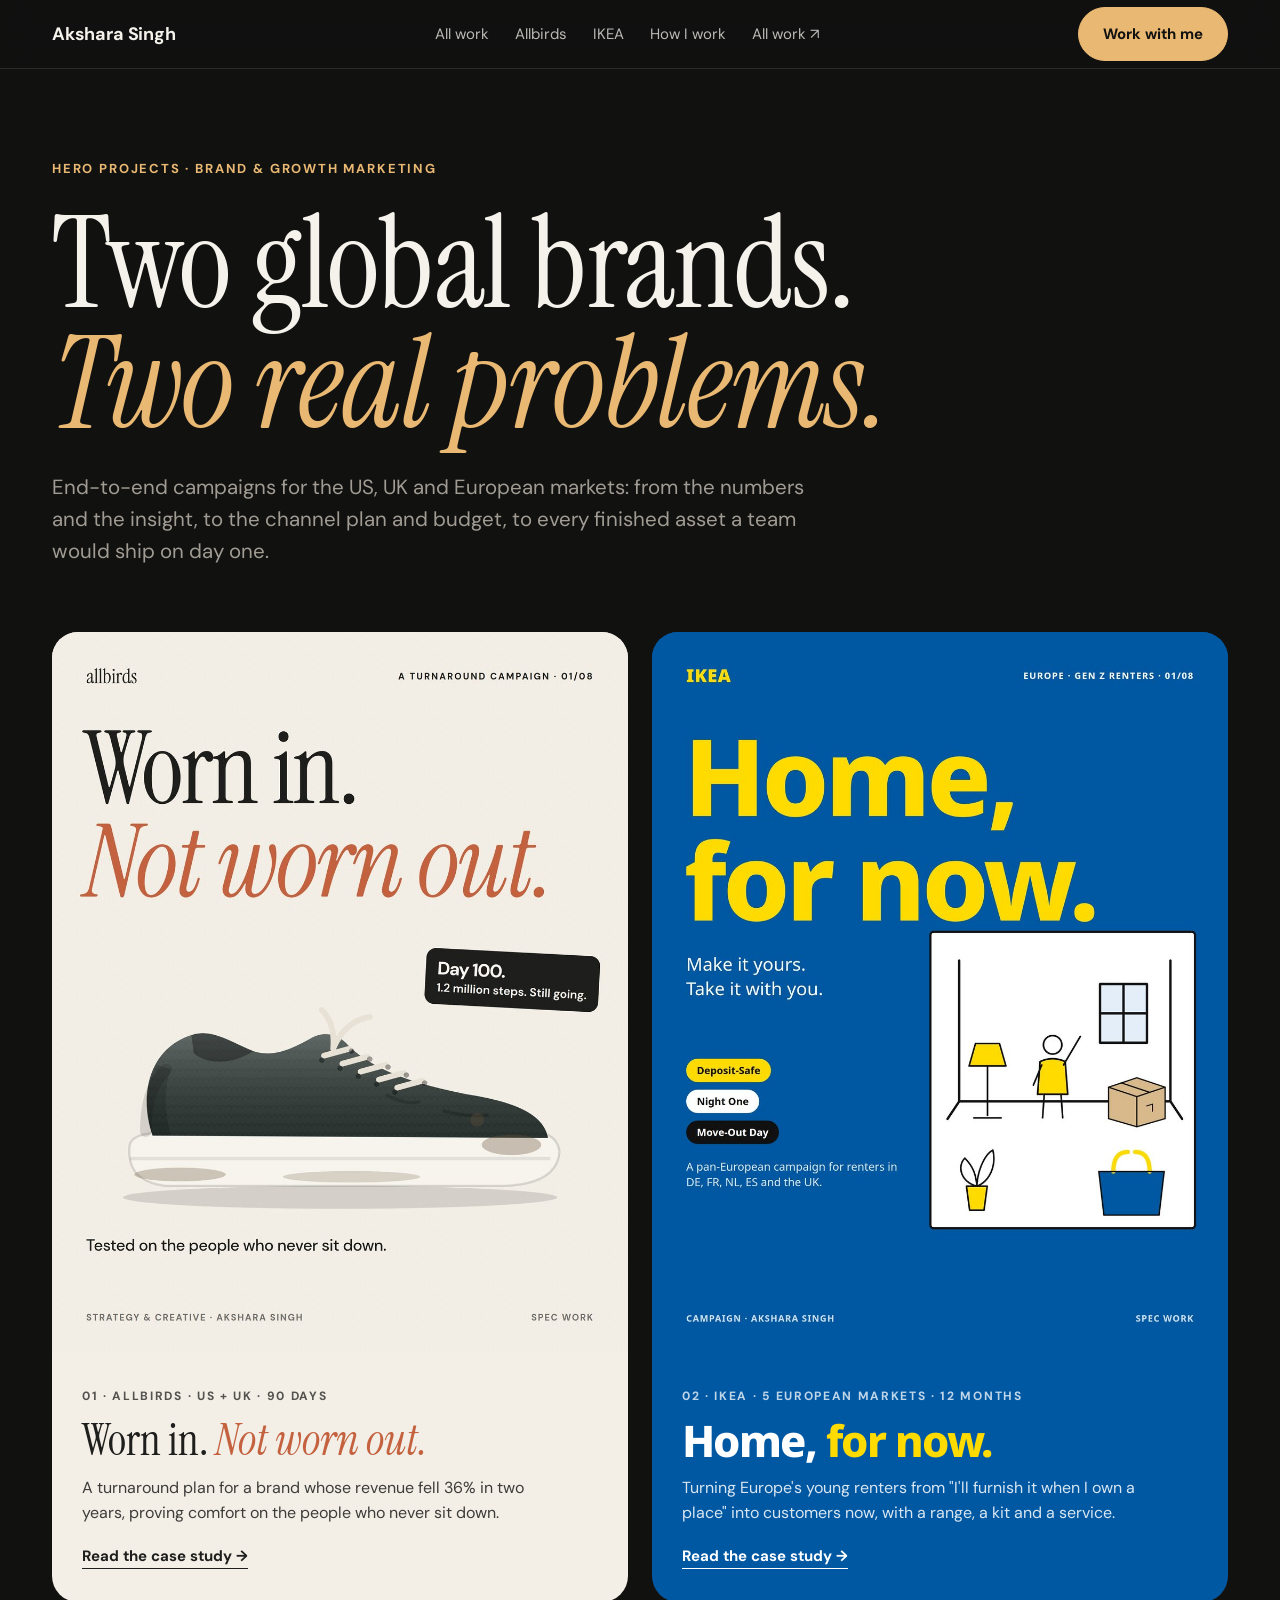
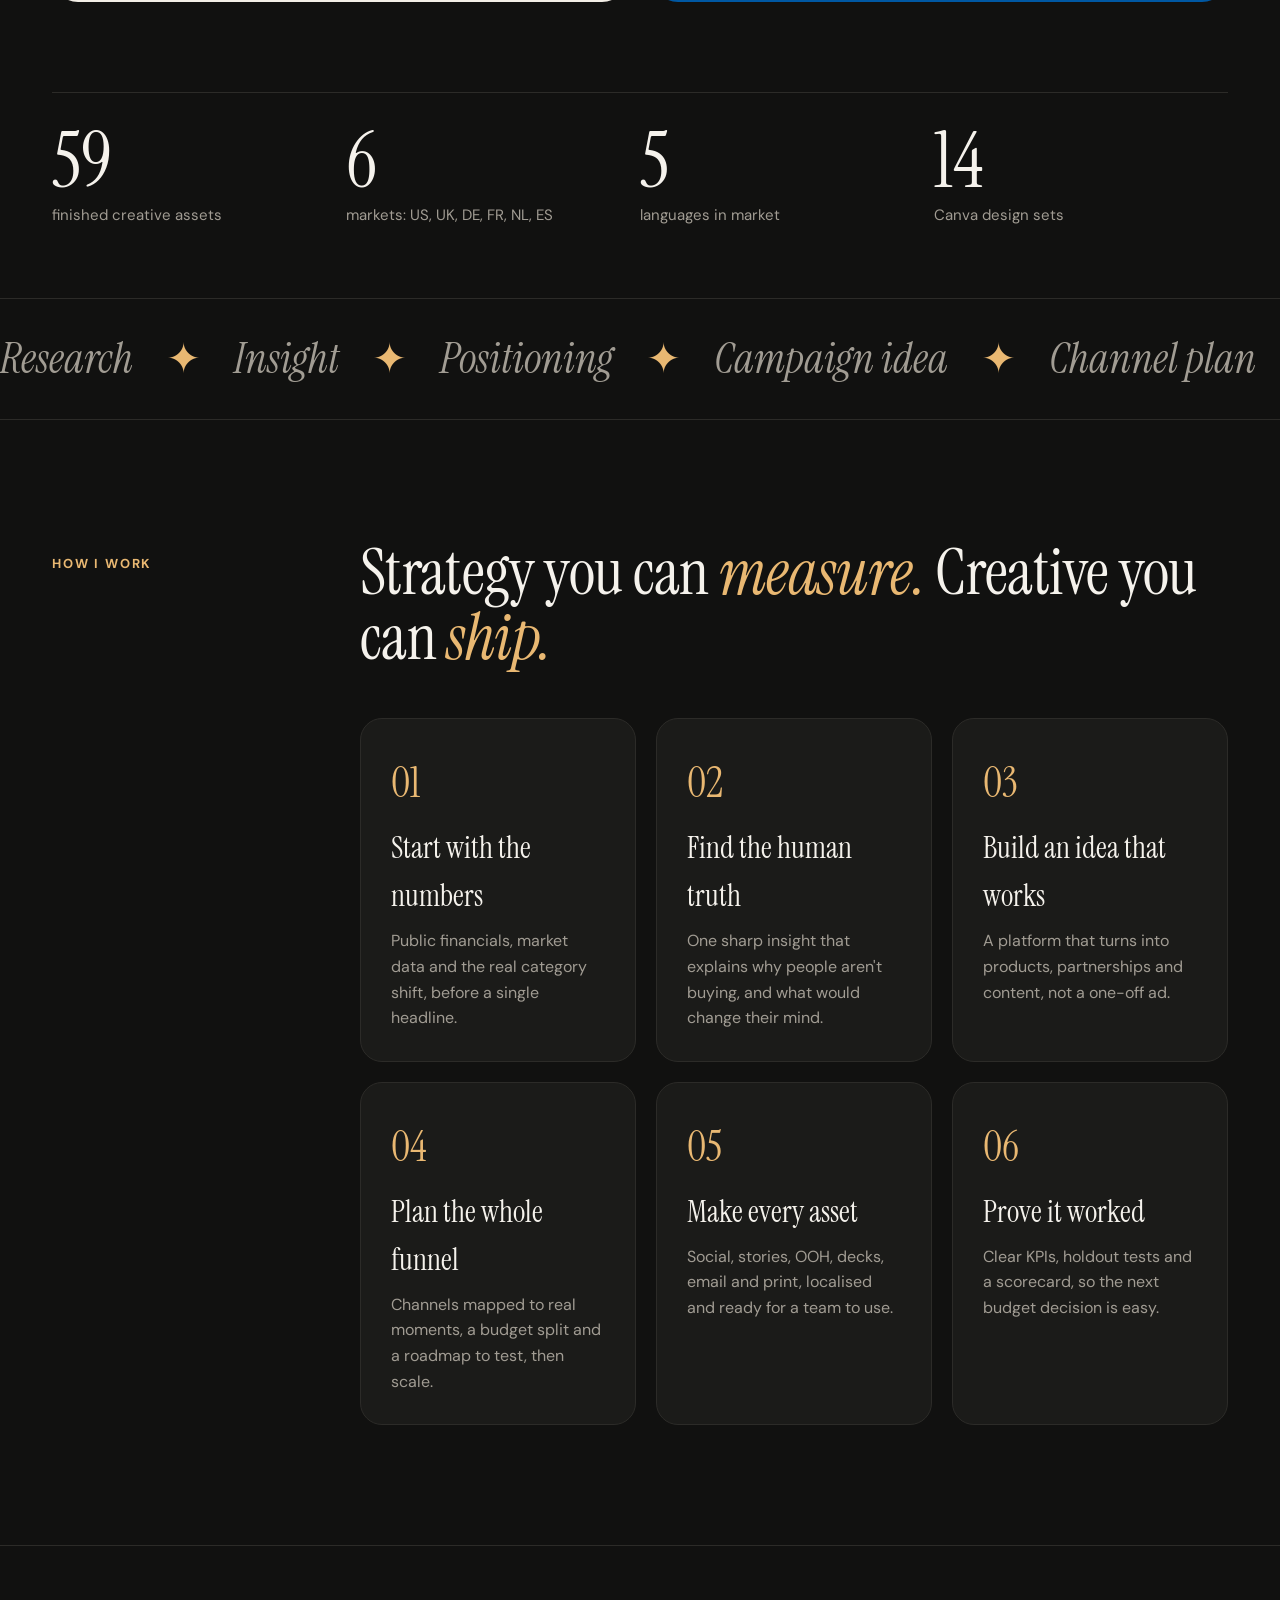
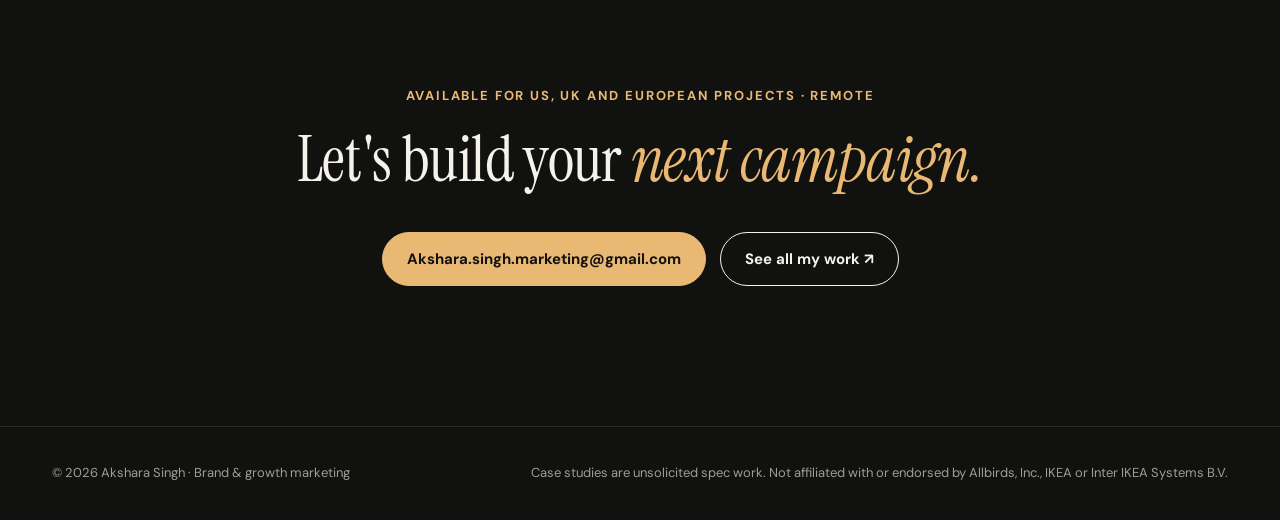
<file: work/hero/index.html>
<!doctype html>
<html lang="en">
<head>
<meta charset="utf-8">
<meta name="viewport" content="width=device-width,initial-scale=1">
<title>Hero Projects · Allbirds + IKEA | Akshara Singh</title>
<meta name="description" content="Two end-to-end campaign case studies for US, UK and European brands: Allbirds and IKEA. Strategy, channel planning, CRM and 59 creative assets by Akshara Singh.">
<meta property="og:title" content="Hero Projects · Allbirds + IKEA | Akshara Singh">
<meta property="og:description" content="Two end-to-end campaigns. Six markets. 59 finished assets.">
<meta property="og:image" content="assets/og.jpg">
<link rel="preconnect" href="https://fonts.googleapis.com"><link rel="preconnect" href="https://fonts.gstatic.com" crossorigin>
<link href="https://fonts.googleapis.com/css2?family=DM+Sans:opsz,wght@9..40,400;9..40,600;9..40,700&family=Instrument+Serif:ital@0;1&family=Noto+Sans:wght@800;900&display=swap" rel="stylesheet">
<link rel="stylesheet" href="css/site.css">
<style>
body{--bg:#111110;--fg:#F5F2EC;--card:#1B1B19;--muted:#A19C93;--line:#2C2B28;--accent:#E9B872;--on-accent:#111;--sans:'DM Sans',system-ui,sans-serif;--display:'Instrument Serif',Georgia,serif;--dw:400;--dls:-.01em;--em:italic;--r:22px}
.hero h1{font-size:clamp(58px,10vw,164px)}
.proj{display:grid;grid-template-columns:1fr 1fr;gap:24px;margin-top:64px}
.pj{display:block;text-decoration:none;border-radius:26px;overflow:hidden;position:relative;transition:transform .35s}
.pj:hover{transform:translateY(-6px)}
.pj .im{aspect-ratio:4/5;overflow:hidden}
.pj .im img{width:100%;height:100%;object-fit:cover;transition:transform .8s}
.pj:hover .im img{transform:scale(1.03)}
.pj .meta{padding:28px 30px 32px}
.pj .meta b{font-size:12px;letter-spacing:.14em;text-transform:uppercase;opacity:.75}
.pj .meta h2{font-size:clamp(34px,3.4vw,50px);line-height:1.02;margin:10px 0 12px}
.pj .meta p{font-size:16px;opacity:.85;max-width:460px}
.pj .meta .go{display:inline-block;margin-top:18px;font-weight:700;font-size:15px;border-bottom:1.5px solid currentColor}
.ab{background:#F3EEE6;color:#1E1E1C}.ab h2{font-family:'Instrument Serif',serif;font-weight:400}.ab h2 em{color:#C4623F}
.ik{background:#0058A3;color:#fff}.ik h2{font-family:'Noto Sans',sans-serif;font-weight:800;letter-spacing:-.035em}.ik h2 span{color:#FFDB00}
.stats{display:grid;grid-template-columns:repeat(4,1fr);border-top:1px solid var(--line);margin-top:90px}
.stats div{padding:30px 20px 0 0}
.stats b{display:block;font-family:var(--display);font-size:clamp(48px,6vw,84px);line-height:1;font-weight:400}
.stats span{font-size:15px;color:var(--muted)}
.how{counter-reset:h;display:grid;grid-template-columns:repeat(3,1fr);gap:20px;margin-top:48px}
.how div{border:1px solid var(--line);border-radius:var(--r);padding:30px;background:var(--card)}
.how div:before{counter-increment:h;content:"0" counter(h);font-family:var(--display);font-size:42px;color:var(--accent);display:block;margin-bottom:8px}
.how h3{font-family:var(--display);font-weight:400;font-size:30px;margin-bottom:8px}
.how p{font-size:16px;color:var(--muted)}
.marq{overflow:hidden;border-top:1px solid var(--line);border-bottom:1px solid var(--line);padding:26px 0;white-space:nowrap}
.marq div{display:inline-block;animation:mq 60s linear infinite;font-family:var(--display);font-size:42px;font-style:italic;color:var(--muted)}
.marq span{margin:0 26px;color:var(--accent);font-style:normal}
@keyframes mq{to{transform:translateX(-50%)}}
@media (prefers-reduced-motion:reduce){.marq div{animation:none}}
@media (max-width:900px){.proj,.how{grid-template-columns:1fr}.stats{grid-template-columns:1fr 1fr}}
</style>
</head>
<body>
<nav class="nav"><div class="wrap"><a class="me" href="../../">Akshara Singh</a>
  <div class="links"><a href="../../#work">All work</a><a href="allbirds.html">Allbirds</a><a href="ikea.html">IKEA</a><a href="#how">How I work</a><a href="https://www.canva.com/d/84mWTID-NMi4Fmd" target="_blank" rel="noopener">All work ↗</a></div>
  <a class="btn acc" href="mailto:Akshara.singh.marketing@gmail.com">Work with me</a></div></nav>

<header class="hero"><div class="wrap">
  <div class="kick rv">Hero projects · Brand &amp; growth marketing</div>
  <h1 class="rv" style="margin-top:24px">Two global brands.<br><em>Two real problems.</em></h1>
  <p class="lead rv" style="color:var(--muted)">End-to-end campaigns for the US, UK and European markets: from the numbers and the insight, to the channel plan and budget, to every finished asset a team would ship on day one.</p>

  <div class="proj">
    <a class="pj ab rv" href="allbirds.html">
      <div class="im"><img src="assets/allbirds/carousel/01.jpg" alt="Allbirds Worn In campaign"></div>
      <div class="meta"><b>01 · Allbirds · US + UK · 90 days</b><h2>Worn in. <em>Not worn out.</em></h2><p>A turnaround plan for a brand whose revenue fell 36% in two years, proving comfort on the people who never sit down.</p><span class="go">Read the case study →</span></div>
    </a>
    <a class="pj ik rv" href="ikea.html">
      <div class="im"><img src="assets/ikea/carousel/01.jpg" alt="IKEA Home, For Now campaign"></div>
      <div class="meta"><b>02 · IKEA · 5 European markets · 12 months</b><h2>Home, <span>for now.</span></h2><p>Turning Europe's young renters from "I'll furnish it when I own a place" into customers now, with a range, a kit and a service.</p><span class="go">Read the case study →</span></div>
    </a>
  </div>

  <div class="stats rv">
    <div><b>59</b><span>finished creative assets</span></div>
    <div><b>6</b><span>markets: US, UK, DE, FR, NL, ES</span></div>
    <div><b>5</b><span>languages in market</span></div>
    <div><b>14</b><span>Canva design sets</span></div>
  </div>
</div></header>

<div class="marq" aria-hidden="true"><div>Research <span>✦</span> Insight <span>✦</span> Positioning <span>✦</span> Campaign idea <span>✦</span> Channel plan <span>✦</span> Budget <span>✦</span> CRM <span>✦</span> Creative direction <span>✦</span> Measurement <span>✦</span> Research <span>✦</span> Insight <span>✦</span> Positioning <span>✦</span> Campaign idea <span>✦</span> Channel plan <span>✦</span> Budget <span>✦</span> CRM <span>✦</span> Creative direction <span>✦</span> Measurement <span>✦</span></div></div>

<section class="s" id="how" style="border-top:0"><div class="wrap sh">
  <div class="kick">How I work</div>
  <div>
    <h2 class="h2 rv">Strategy you can <em>measure.</em> Creative you can <em>ship.</em></h2>
    <div class="how rv">
      <div><h3>Start with the numbers</h3><p>Public financials, market data and the real category shift, before a single headline.</p></div>
      <div><h3>Find the human truth</h3><p>One sharp insight that explains why people aren't buying, and what would change their mind.</p></div>
      <div><h3>Build an idea that works</h3><p>A platform that turns into products, partnerships and content, not a one-off ad.</p></div>
      <div><h3>Plan the whole funnel</h3><p>Channels mapped to real moments, a budget split and a roadmap to test, then scale.</p></div>
      <div><h3>Make every asset</h3><p>Social, stories, OOH, decks, email and print, localised and ready for a team to use.</p></div>
      <div><h3>Prove it worked</h3><p>Clear KPIs, holdout tests and a scorecard, so the next budget decision is easy.</p></div>
    </div>
  </div>
</div></section>

<section class="cta" style="border-top:1px solid var(--line)"><div class="wrap">
  <div class="kick">Available for US, UK and European projects · Remote</div>
  <h2 class="h2" style="margin-top:20px">Let's build your <em>next campaign.</em></h2>
  <div class="row"><a class="btn acc" href="mailto:Akshara.singh.marketing@gmail.com">Akshara.singh.marketing@gmail.com</a><a class="btn" href="https://www.canva.com/d/84mWTID-NMi4Fmd" target="_blank" rel="noopener">See all my work ↗</a></div>
</div></section>

<footer><div class="wrap"><span>© 2026 Akshara Singh · Brand &amp; growth marketing</span><span>Case studies are unsolicited spec work. Not affiliated with or endorsed by Allbirds, Inc., IKEA or Inter IKEA Systems B.V.</span></div></footer>
<script src="js/site.js"></script>
<!-- Start of HubSpot Embed Code -->
<script type="text/javascript" id="hs-script-loader" async defer src="https://js-na2.hs-scripts.com/247555031.js"></script>
<!-- End of HubSpot Embed Code -->
</body>
</html>
</file>
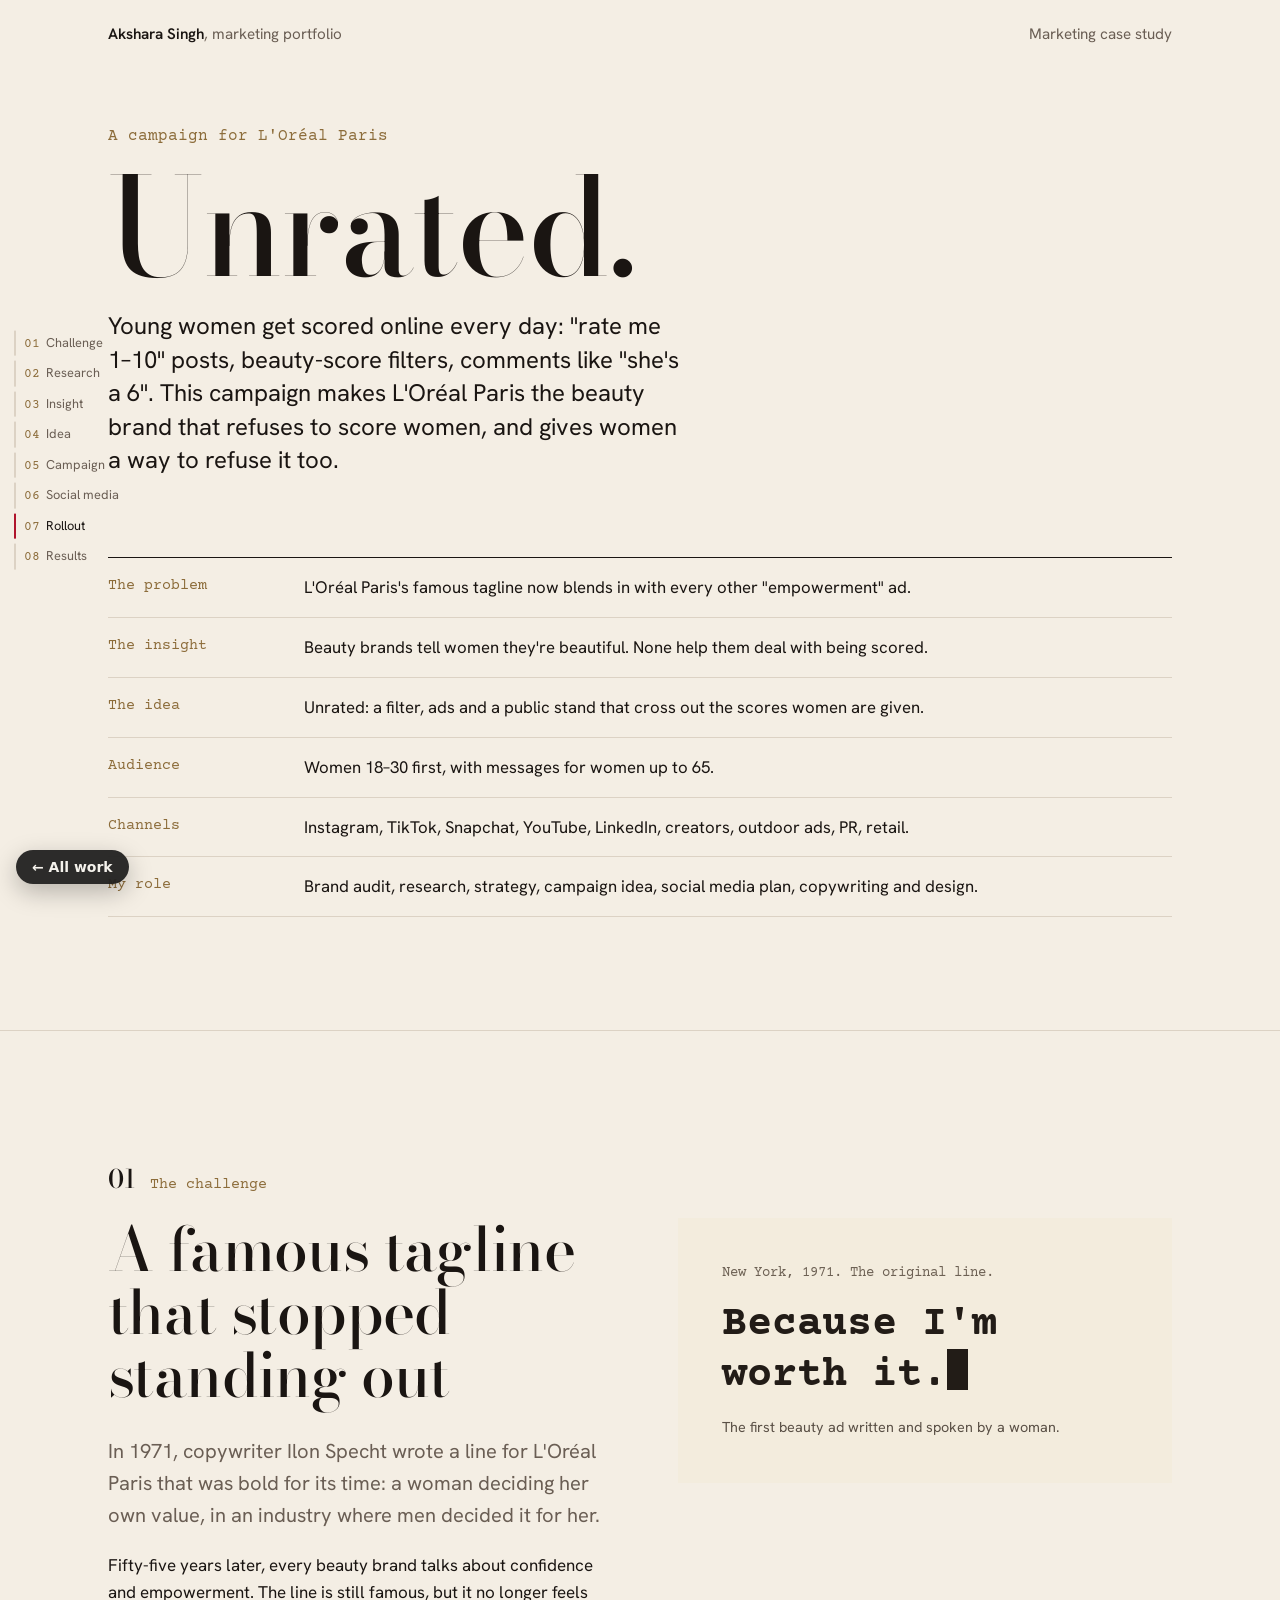
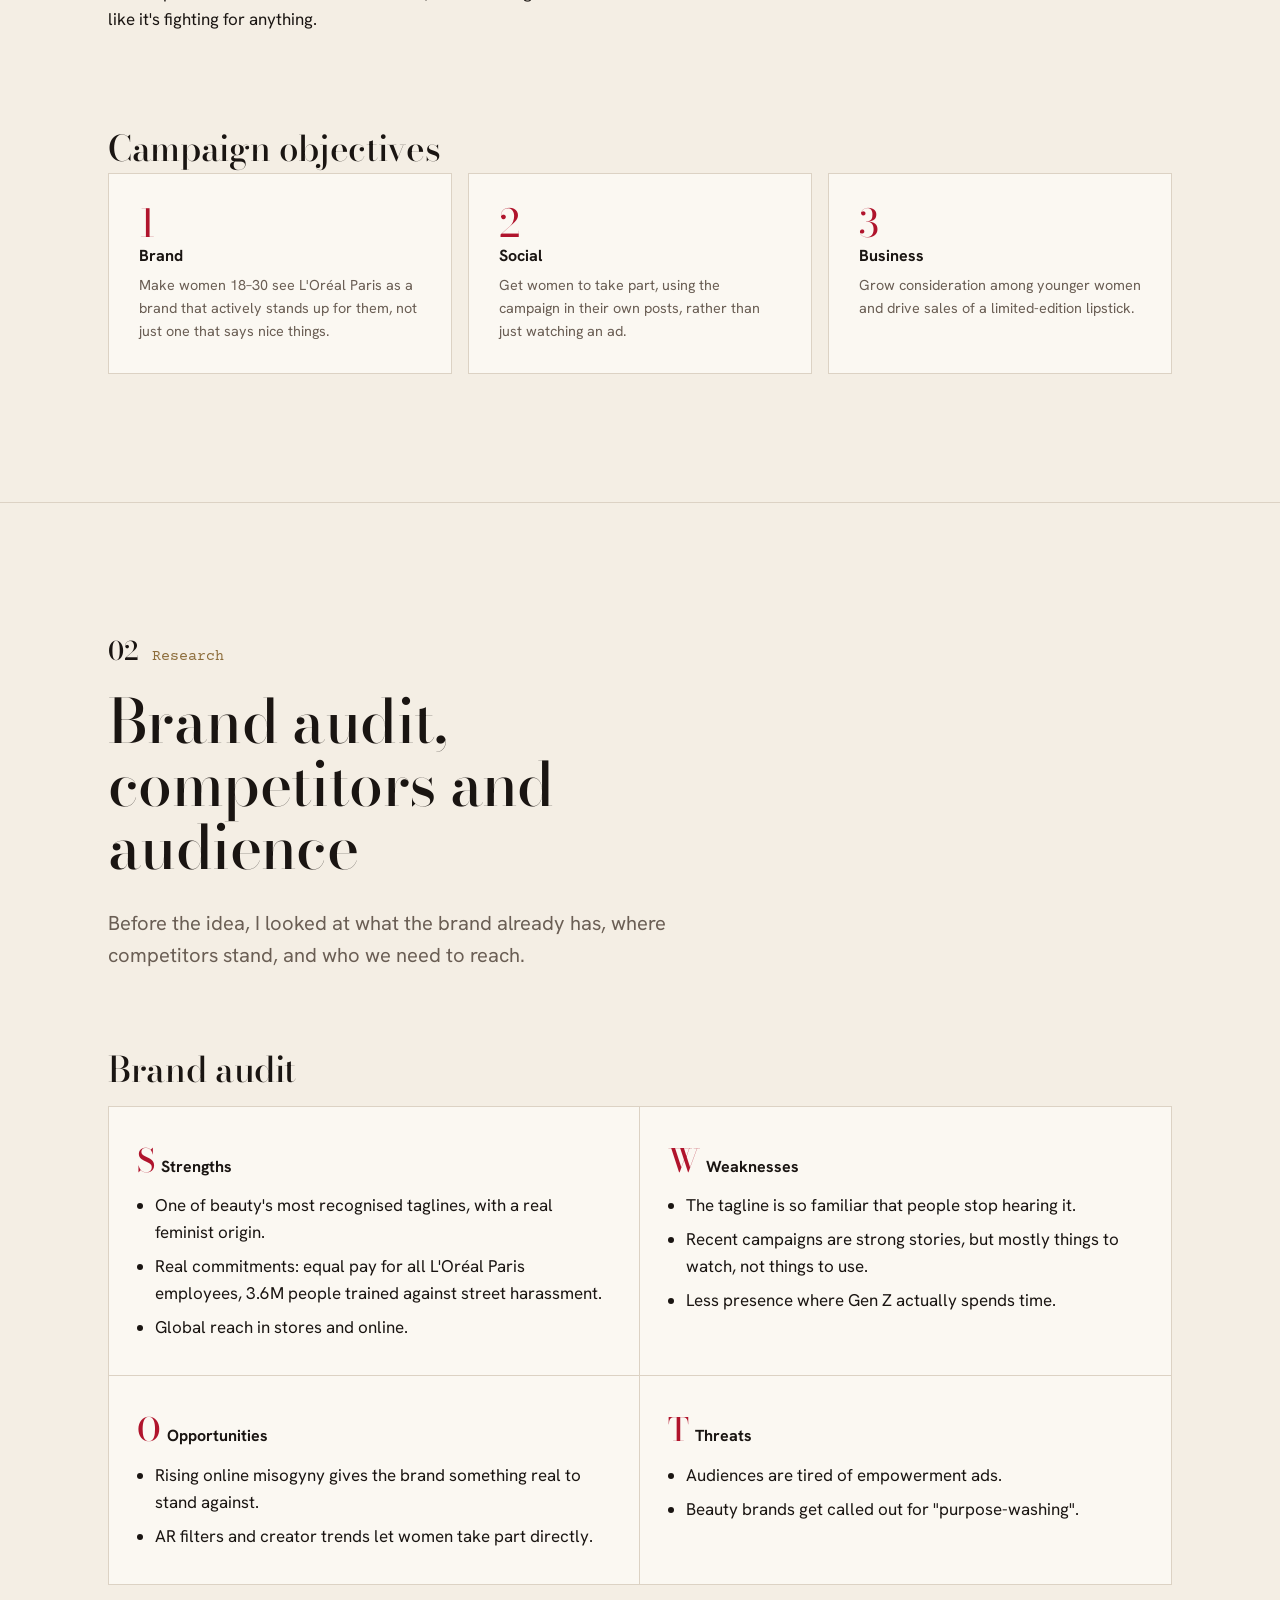
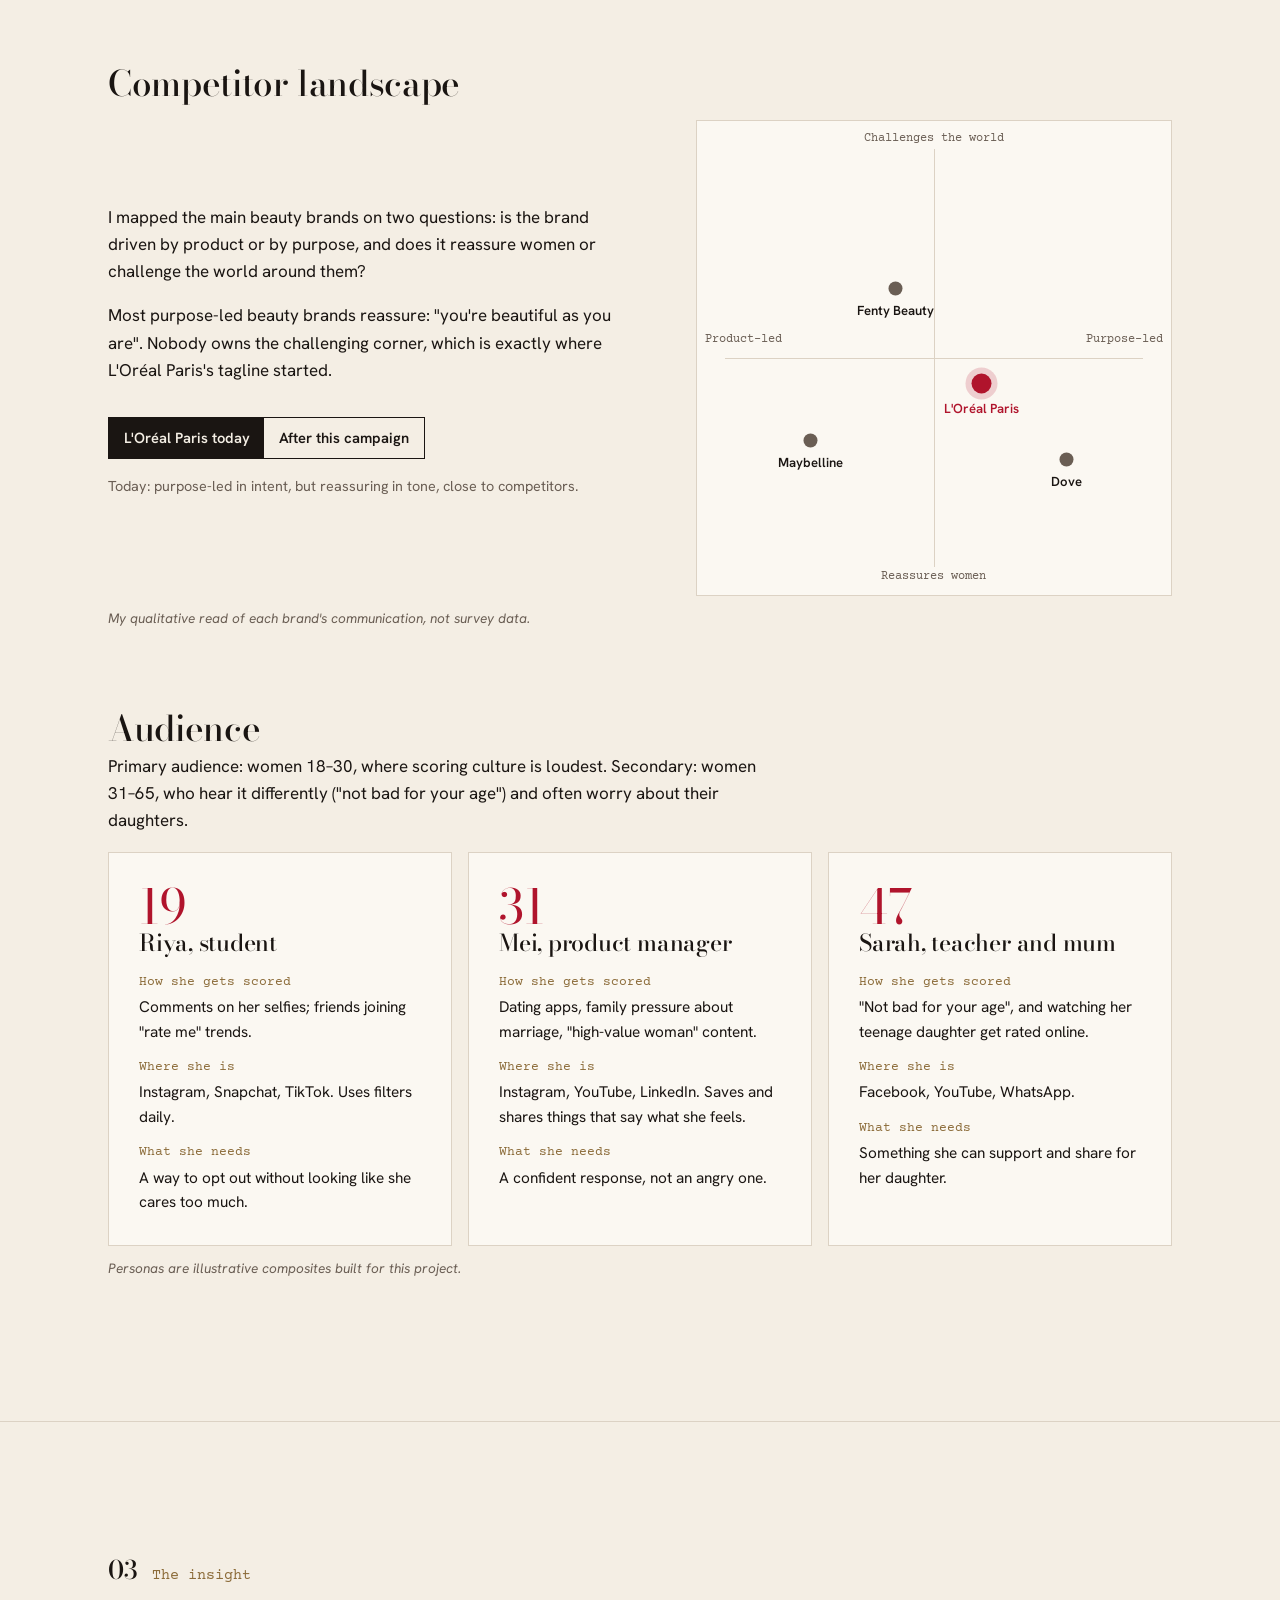
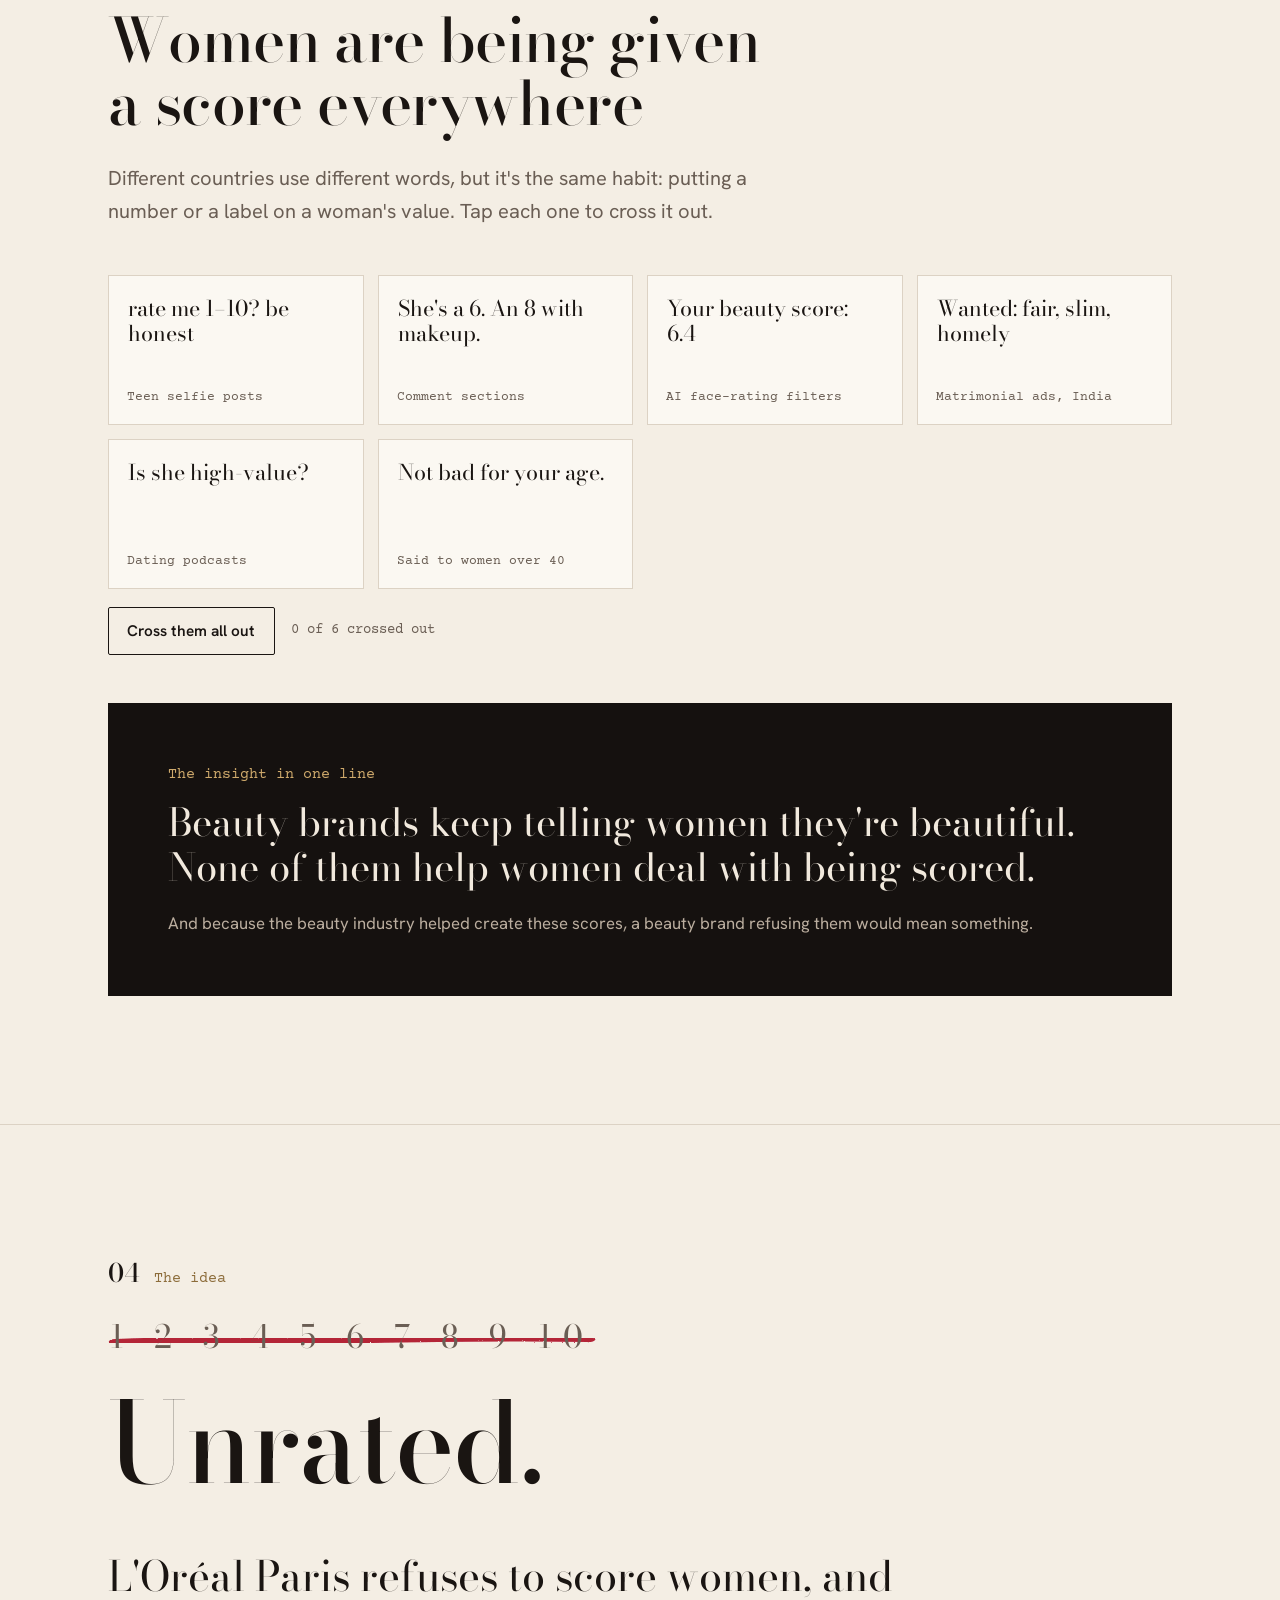
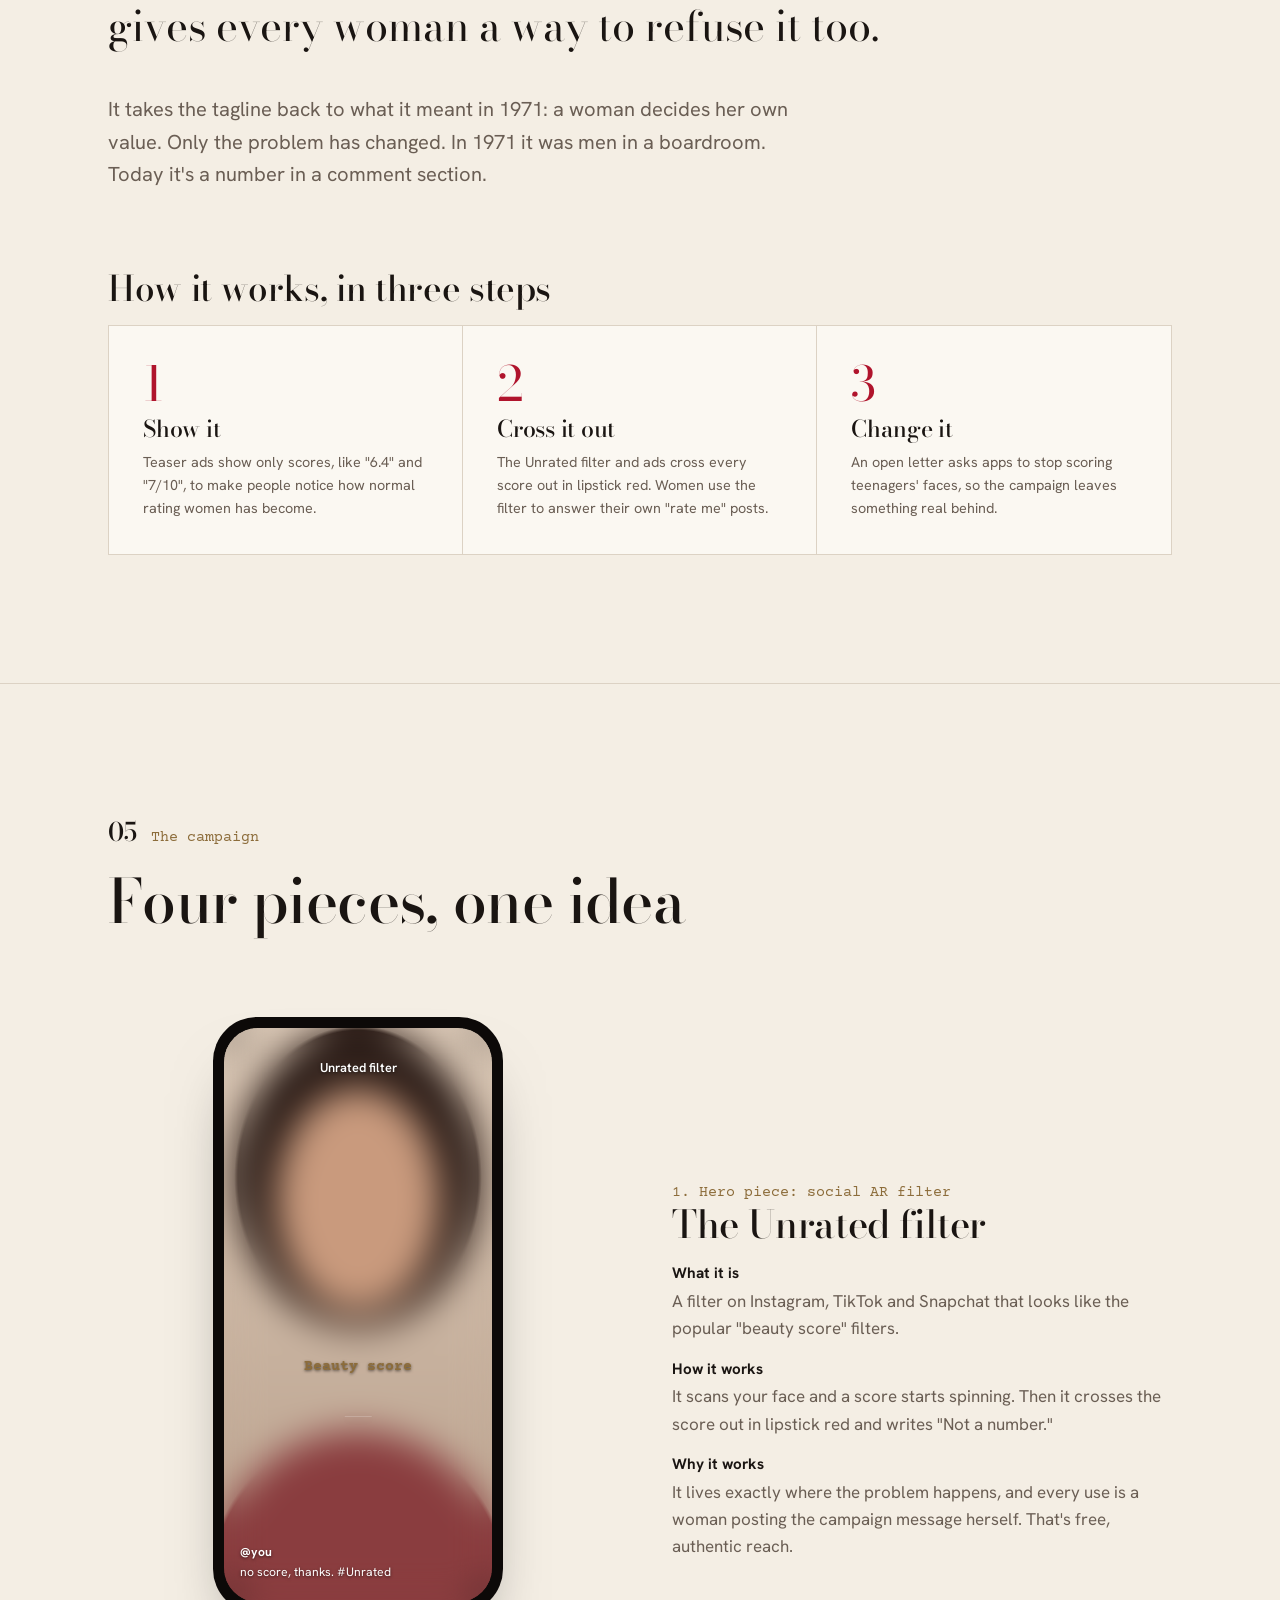
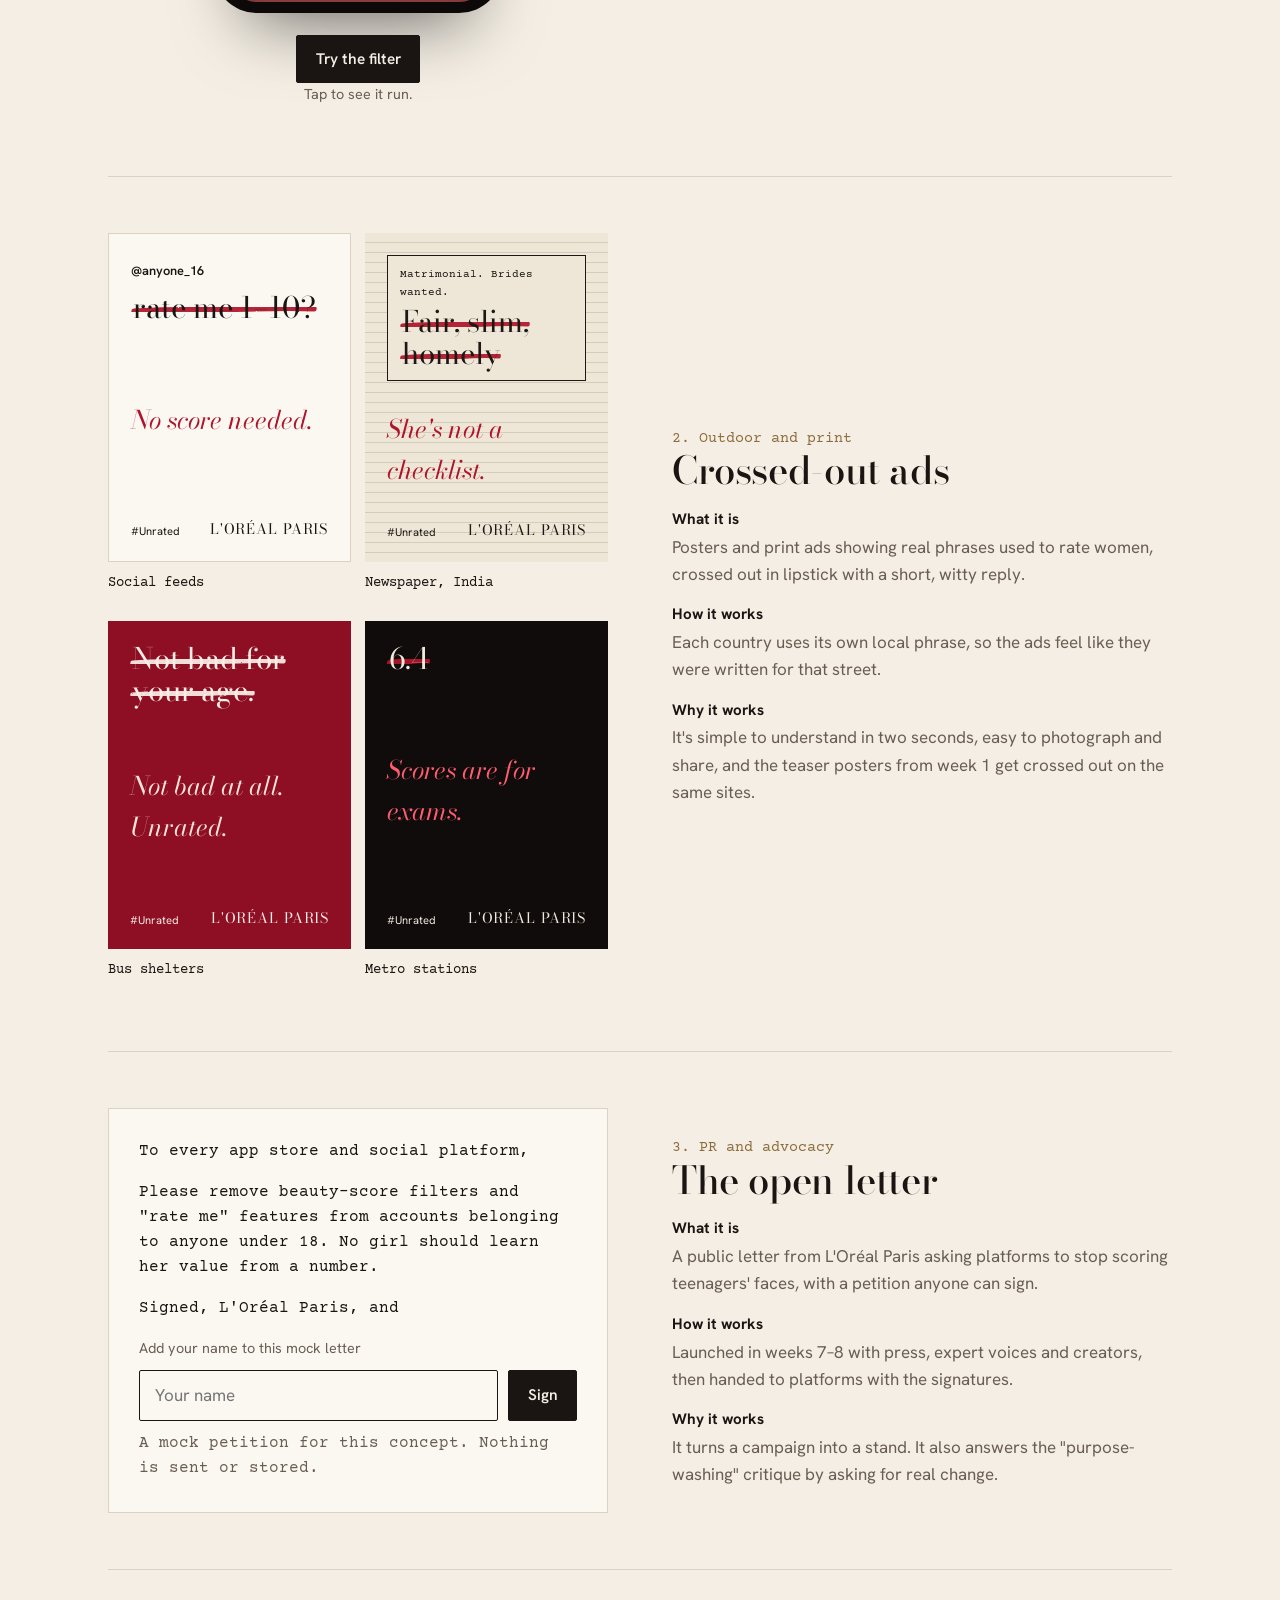
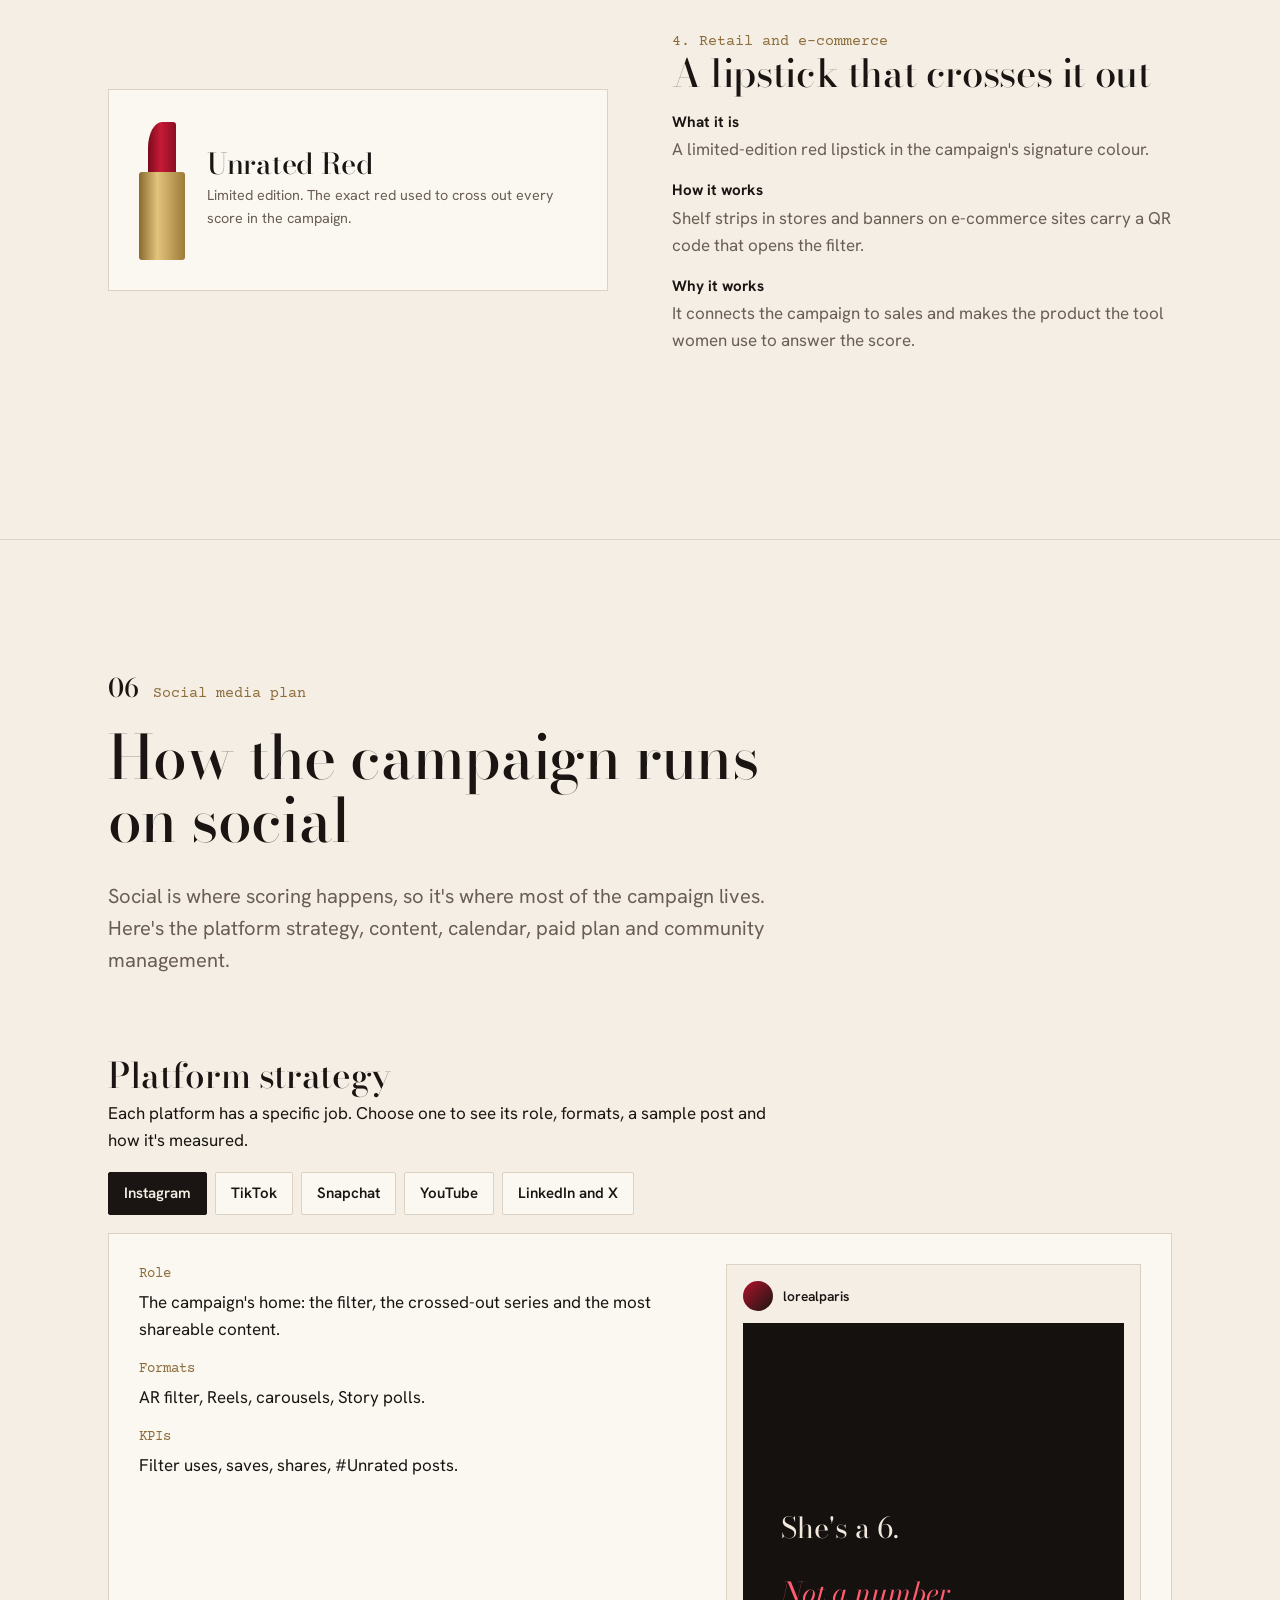
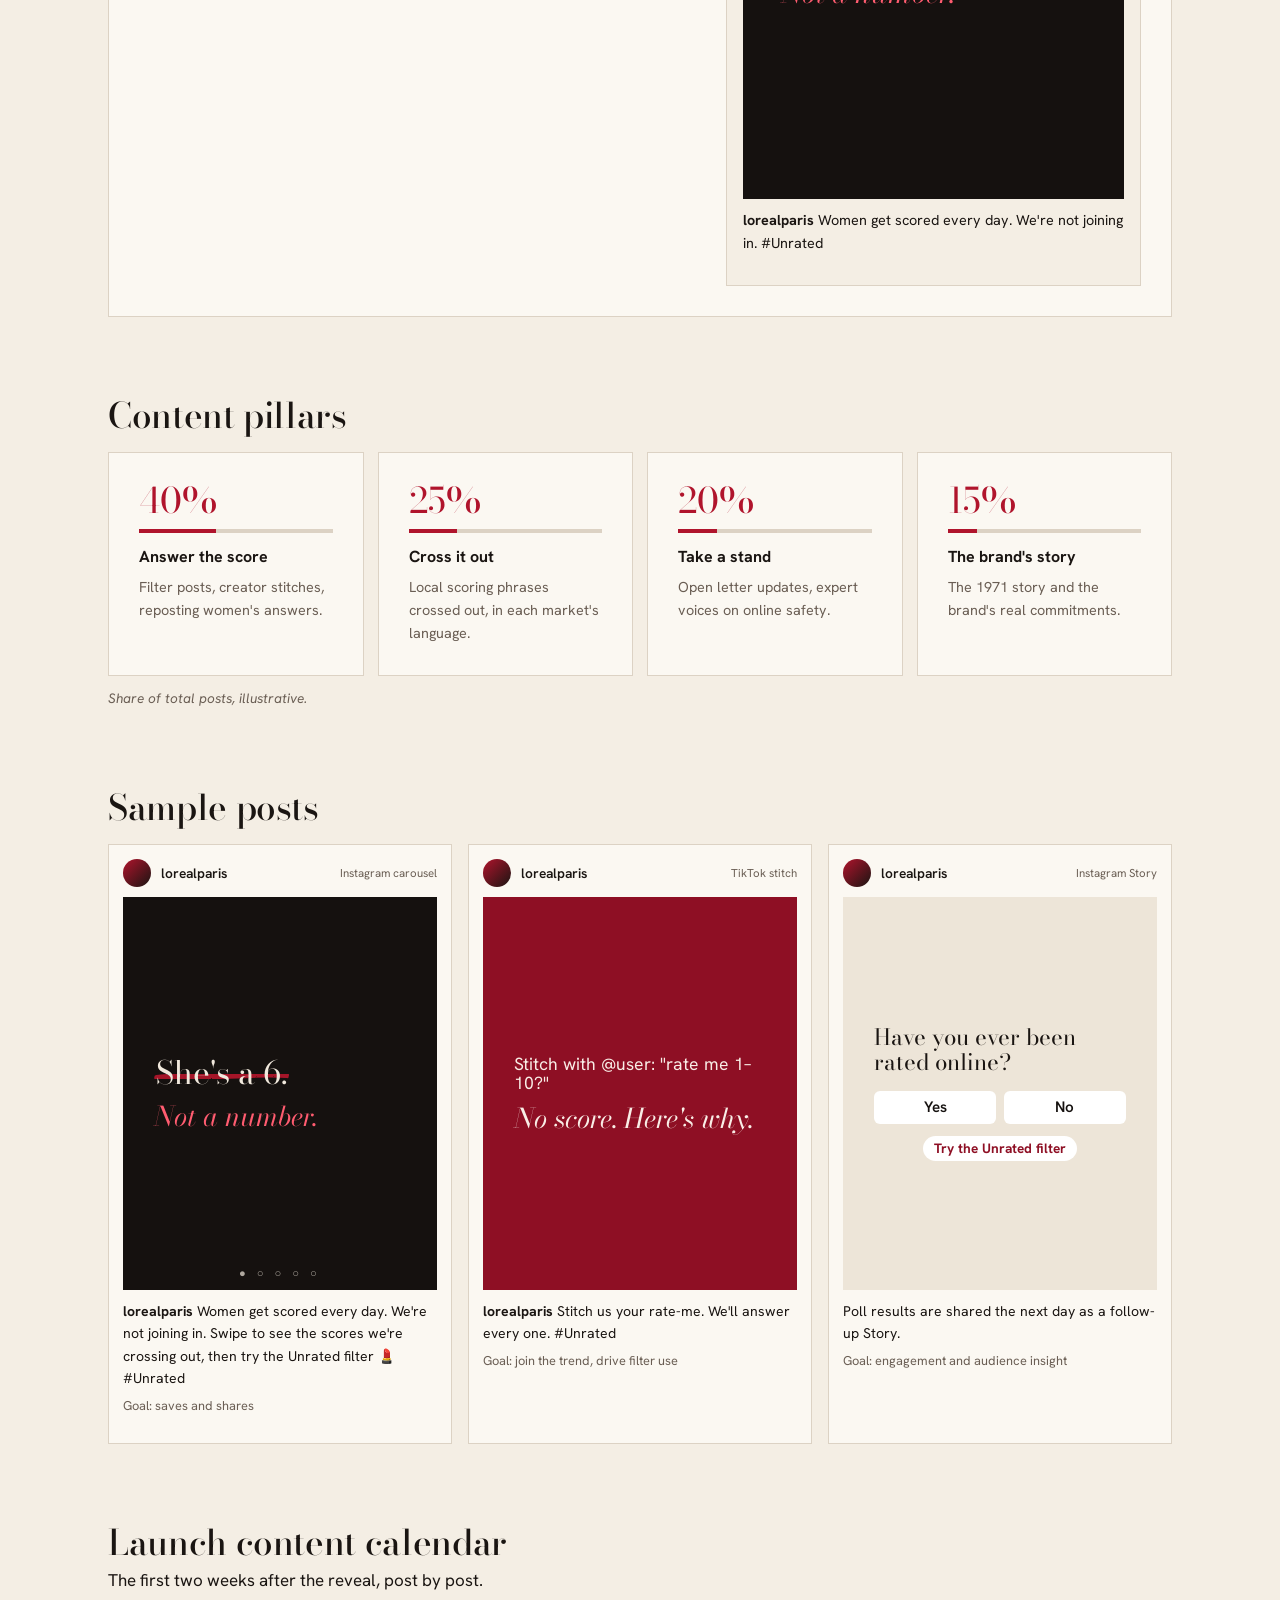
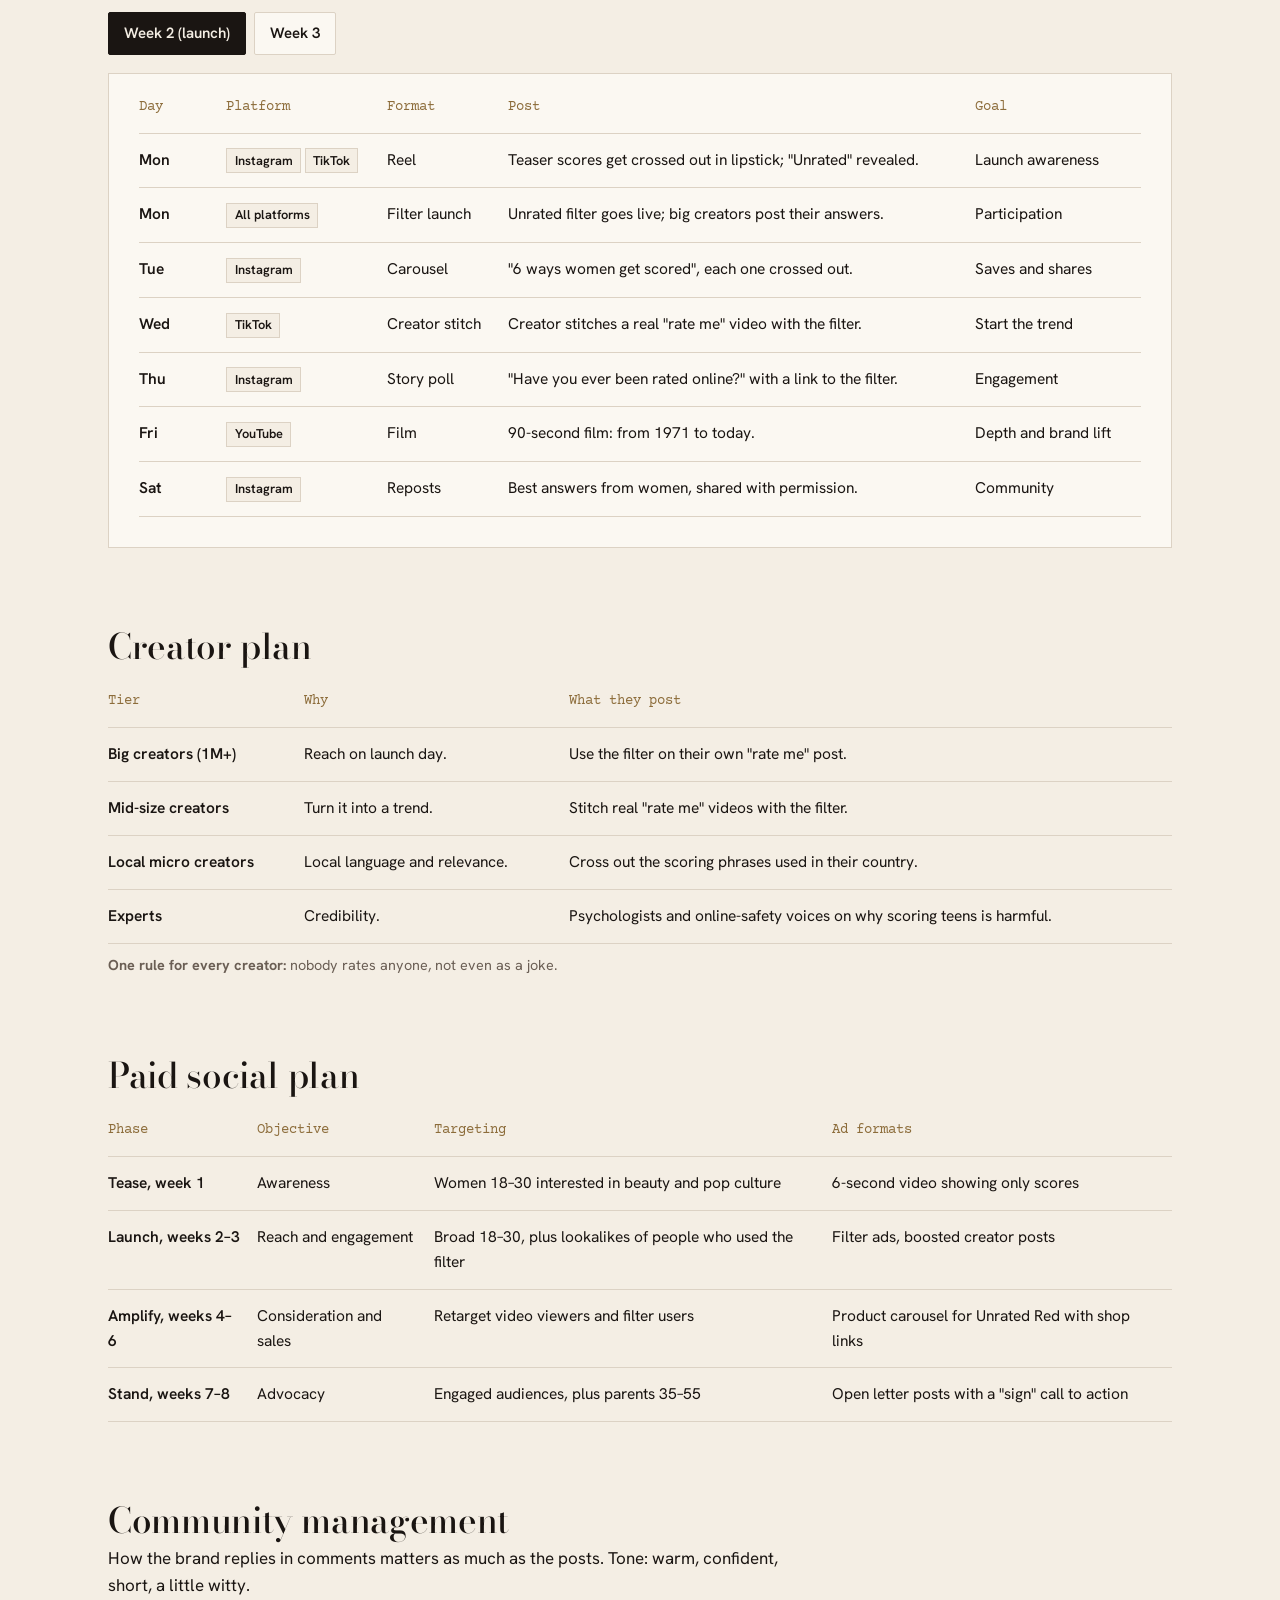
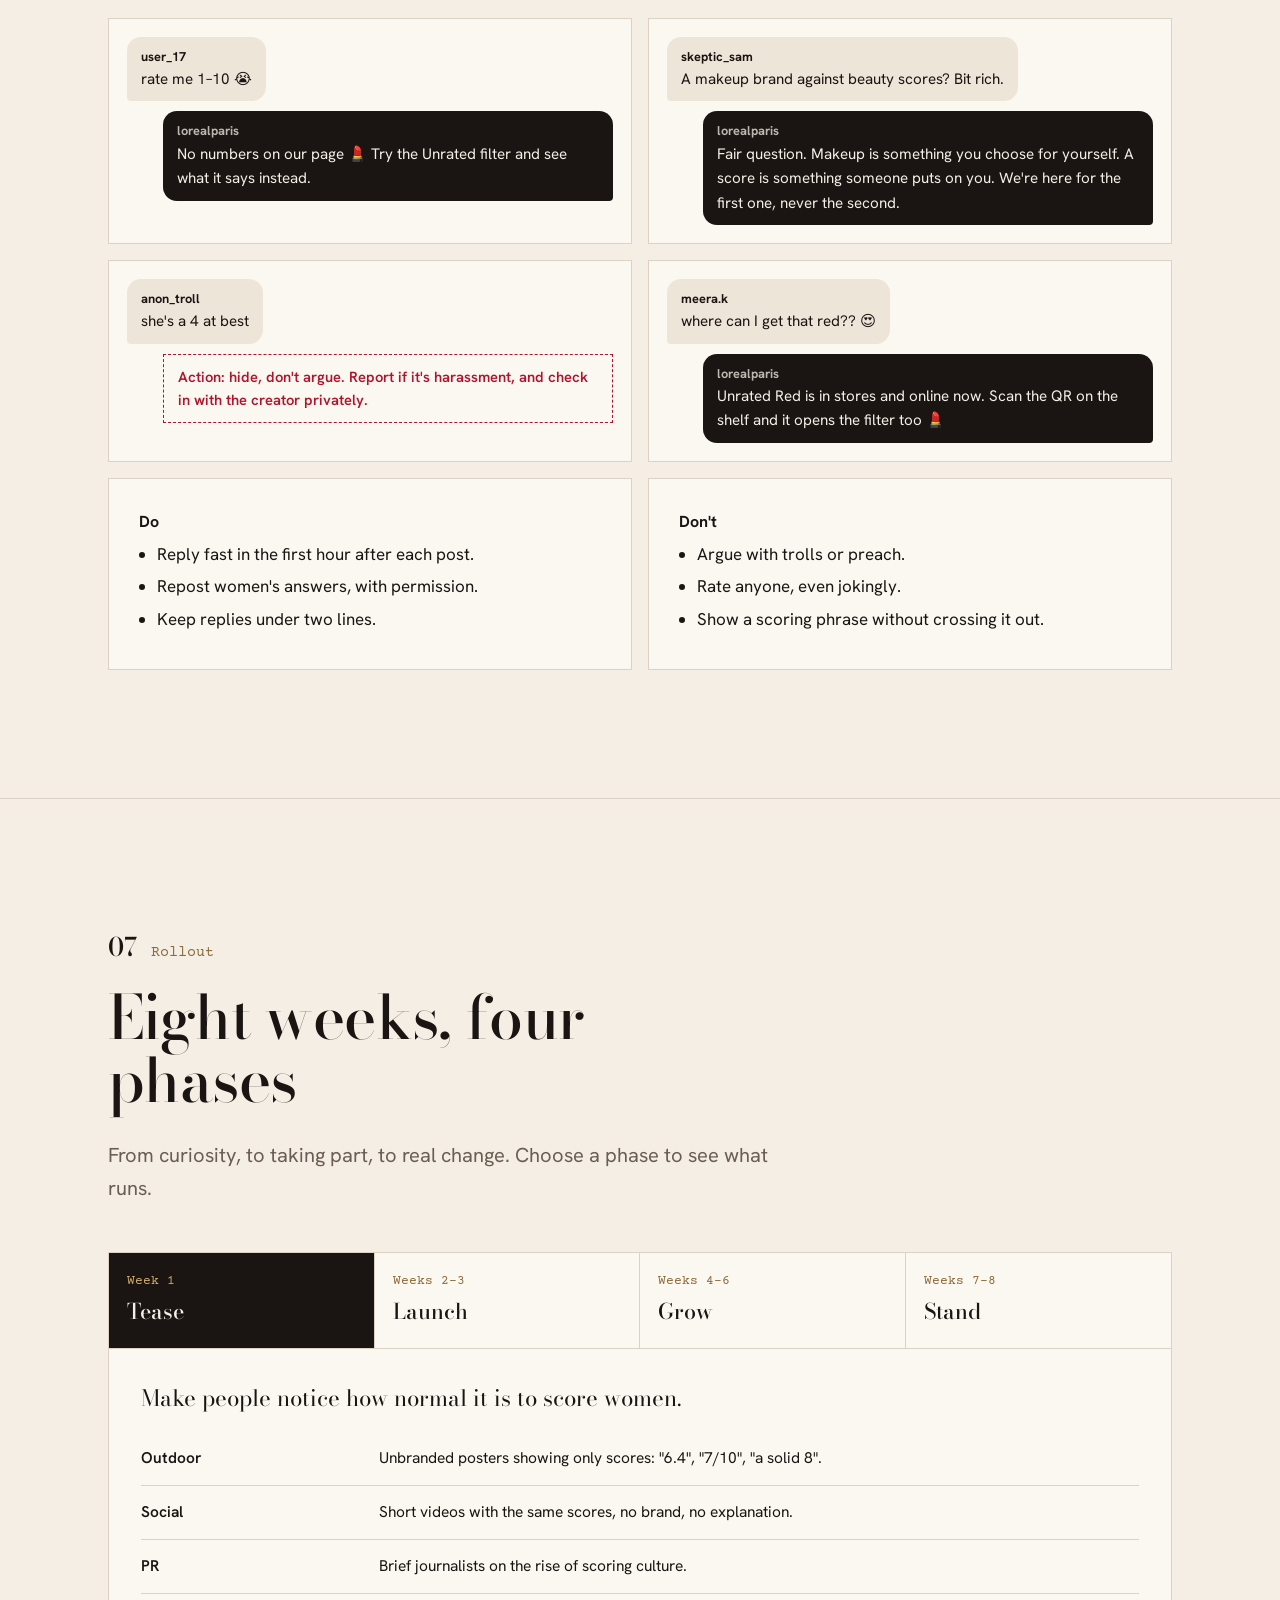
<file: work/loreal/index.html>
<!doctype html>
<html lang="en">
<head>
<meta charset="utf-8">
<meta name="viewport" content="width=device-width, initial-scale=1, viewport-fit=cover">
<title>Unrated: a L'Oréal Paris marketing campaign by Akshara Singh</title>
<meta name="description" content="Brand audit, strategy, integrated campaign and social media plan for L'Oréal Paris. A portfolio project by Akshara Singh.">
<link rel="preconnect" href="https://fonts.googleapis.com">
<link rel="preconnect" href="https://fonts.gstatic.com" crossorigin>
<link href="https://fonts.googleapis.com/css2?family=Bodoni+Moda:ital,opsz,wght@0,6..96,400..900;1,6..96,400..900&family=Courier+Prime:ital,wght@0,400;0,700;1,400&family=Hanken+Grotesk:wght@400;500;600;700&display=swap" rel="stylesheet">
<style>
:root{
  box-sizing:border-box;
  padding-top:env(safe-area-inset-top,0px);
  padding-bottom:env(safe-area-inset-bottom,0px);
  color-scheme:light dark;
  --paper:#F4EEE4; --card:#FBF8F2; --ink:#1A1512; --muted:#6A5E54; --line:#DCD2C4; --soft:#EDE5D8;
  --gold:#8C6C3A; --rouge:#B0142C; --night:#15110F; --night-ink:#F1E9DD;
  --lip:url("data:image/svg+xml,%3Csvg xmlns='http://www.w3.org/2000/svg' viewBox='0 0 300 20' preserveAspectRatio='none'%3E%3Cfilter id='w'%3E%3CfeTurbulence type='fractalNoise' baseFrequency='0.9' numOctaves='2' seed='4' result='n'/%3E%3CfeDisplacementMap in='SourceGraphic' in2='n' scale='3'/%3E%3C/filter%3E%3Cpath filter='url%28%23w%29' d='M5 12 C 60 7%2C 120 11%2C 170 9 S 262 6%2C 295 8' fill='none' stroke='%23B0142C' stroke-width='9' stroke-linecap='round' opacity='.93'/%3E%3C/svg%3E"); --lip2:url("data:image/svg+xml,%3Csvg xmlns='http://www.w3.org/2000/svg' viewBox='0 0 300 20' preserveAspectRatio='none'%3E%3Cfilter id='w'%3E%3CfeTurbulence type='fractalNoise' baseFrequency='0.9' numOctaves='2' seed='4' result='n'/%3E%3CfeDisplacementMap in='SourceGraphic' in2='n' scale='3'/%3E%3C/filter%3E%3Cpath filter='url%28%23w%29' d='M6 7 C 80 10%2C 150 13%2C 210 12 S 270 11%2C 294 14' fill='none' stroke='%23B0142C' stroke-width='9' stroke-linecap='round' opacity='.93'/%3E%3C/svg%3E");
  --lipc:url("data:image/svg+xml,%3Csvg xmlns='http://www.w3.org/2000/svg' viewBox='0 0 300 20' preserveAspectRatio='none'%3E%3Cfilter id='w'%3E%3CfeTurbulence type='fractalNoise' baseFrequency='0.9' numOctaves='2' seed='4' result='n'/%3E%3CfeDisplacementMap in='SourceGraphic' in2='n' scale='3'/%3E%3C/filter%3E%3Cpath filter='url%28%23w%29' d='M5 12 C 60 7%2C 120 11%2C 170 9 S 262 6%2C 295 8' fill='none' stroke='%23F9EDE6' stroke-width='9' stroke-linecap='round' opacity='.93'/%3E%3C/svg%3E");
}
@media (prefers-color-scheme:dark){
  :root:not([data-theme="light"]){
    --paper:#15110F; --card:#1E1916; --ink:#F1E9DD; --muted:#A99B8D; --line:#352C26; --soft:#241E1A;
    --gold:#CFAA6C; --rouge:#E23A52; --night:#0B0908; --night-ink:#F1E9DD;
    --lip:url("data:image/svg+xml,%3Csvg xmlns='http://www.w3.org/2000/svg' viewBox='0 0 300 20' preserveAspectRatio='none'%3E%3Cfilter id='w'%3E%3CfeTurbulence type='fractalNoise' baseFrequency='0.9' numOctaves='2' seed='4' result='n'/%3E%3CfeDisplacementMap in='SourceGraphic' in2='n' scale='3'/%3E%3C/filter%3E%3Cpath filter='url%28%23w%29' d='M5 12 C 60 7%2C 120 11%2C 170 9 S 262 6%2C 295 8' fill='none' stroke='%23E23A52' stroke-width='9' stroke-linecap='round' opacity='.93'/%3E%3C/svg%3E"); --lip2:url("data:image/svg+xml,%3Csvg xmlns='http://www.w3.org/2000/svg' viewBox='0 0 300 20' preserveAspectRatio='none'%3E%3Cfilter id='w'%3E%3CfeTurbulence type='fractalNoise' baseFrequency='0.9' numOctaves='2' seed='4' result='n'/%3E%3CfeDisplacementMap in='SourceGraphic' in2='n' scale='3'/%3E%3C/filter%3E%3Cpath filter='url%28%23w%29' d='M6 7 C 80 10%2C 150 13%2C 210 12 S 270 11%2C 294 14' fill='none' stroke='%23E23A52' stroke-width='9' stroke-linecap='round' opacity='.93'/%3E%3C/svg%3E");
  }
}
:root[data-theme="dark"]{
  --paper:#15110F; --card:#1E1916; --ink:#F1E9DD; --muted:#A99B8D; --line:#352C26; --soft:#241E1A;
  --gold:#CFAA6C; --rouge:#E23A52; --night:#0B0908; --night-ink:#F1E9DD;
  --lip:url("data:image/svg+xml,%3Csvg xmlns='http://www.w3.org/2000/svg' viewBox='0 0 300 20' preserveAspectRatio='none'%3E%3Cfilter id='w'%3E%3CfeTurbulence type='fractalNoise' baseFrequency='0.9' numOctaves='2' seed='4' result='n'/%3E%3CfeDisplacementMap in='SourceGraphic' in2='n' scale='3'/%3E%3C/filter%3E%3Cpath filter='url%28%23w%29' d='M5 12 C 60 7%2C 120 11%2C 170 9 S 262 6%2C 295 8' fill='none' stroke='%23E23A52' stroke-width='9' stroke-linecap='round' opacity='.93'/%3E%3C/svg%3E"); --lip2:url("data:image/svg+xml,%3Csvg xmlns='http://www.w3.org/2000/svg' viewBox='0 0 300 20' preserveAspectRatio='none'%3E%3Cfilter id='w'%3E%3CfeTurbulence type='fractalNoise' baseFrequency='0.9' numOctaves='2' seed='4' result='n'/%3E%3CfeDisplacementMap in='SourceGraphic' in2='n' scale='3'/%3E%3C/filter%3E%3Cpath filter='url%28%23w%29' d='M6 7 C 80 10%2C 150 13%2C 210 12 S 270 11%2C 294 14' fill='none' stroke='%23E23A52' stroke-width='9' stroke-linecap='round' opacity='.93'/%3E%3C/svg%3E");
}
*,*::before,*::after{box-sizing:inherit}
html{scroll-padding-top:env(safe-area-inset-top,0px); scroll-behavior:smooth}
body{margin:0; background:var(--paper); color:var(--ink); font-family:"Hanken Grotesk",system-ui,-apple-system,"Segoe UI",Roboto,sans-serif; font-size:1.0625rem; line-height:1.6}
.wrap{max-width:1160px; margin:0 auto; padding:0 clamp(20px,5vw,48px)}
.col{max-width:42rem}
h1,h2,h3,.didone{font-family:"Bodoni Moda","Didot","Bodoni 72",Georgia,serif; font-optical-sizing:auto; font-weight:500; letter-spacing:-.01em; line-height:1.04; margin:0}
h2{font-size:clamp(2.2rem,5vw,3.8rem); margin-bottom:.45em}
h3{font-size:1.45rem; margin-bottom:.4em}
h4{font-size:1rem; font-weight:700; margin:0 0 .35em}
p{margin:0 0 1em}
.lede{font-size:clamp(1.1rem,1.7vw,1.26rem); color:var(--muted)}
.small{font-size:.9rem; color:var(--muted)}
.mono{font-family:"Courier Prime","Courier New",monospace}
.sec-head{display:flex; align-items:baseline; gap:14px; margin-bottom:1.1rem; font-family:"Courier Prime","Courier New",monospace; font-size:.95rem; color:var(--gold)}
.sec-head b{font-family:"Bodoni Moda",Georgia,serif; font-size:1.6rem; color:var(--ink); font-weight:500}
section{padding:clamp(72px,10vw,130px) 0; border-top:1px solid var(--line)}
.btn{font:inherit; font-weight:600; font-size:.96rem; padding:.7em 1.2em; border-radius:2px; border:1.5px solid var(--ink); background:transparent; color:var(--ink); cursor:pointer; transition:background .2s,color .2s}
.btn:hover{background:var(--ink); color:var(--paper)}
.btn.fill{background:var(--ink); color:var(--paper)}
.btn.fill:hover{background:transparent; color:var(--ink)}
:focus-visible{outline:3px solid var(--rouge); outline-offset:3px}
.card{background:var(--card); border:1px solid var(--line); padding:clamp(20px,2.6vw,30px)}
.grid2{display:grid; grid-template-columns:repeat(2,minmax(0,1fr)); gap:16px}
.grid3{display:grid; grid-template-columns:repeat(3,minmax(0,1fr)); gap:16px}
.mt{margin-top:clamp(28px,4vw,48px)}
.split{display:grid; grid-template-columns:minmax(0,1fr) minmax(0,1fr); gap:clamp(28px,6vw,80px); align-items:start}
.note{font-size:.85rem; color:var(--muted); font-style:italic; margin-top:12px}
.tw{overflow-x:auto}
table{width:100%; border-collapse:collapse; font-size:.97rem}
th,td{text-align:left; vertical-align:top; padding:14px 16px 14px 0; border-bottom:1px solid var(--line)}
th{font-family:"Courier Prime",monospace; font-weight:400; color:var(--gold); font-size:.9rem}
td:first-child{font-weight:600; min-width:9rem}

/* lipstick strike, per line */
.ls{background-image:var(--lip); background-repeat:no-repeat; background-position:0 60%; background-size:0% .42em; -webkit-box-decoration-break:clone; box-decoration-break:clone; transition:background-size .6s cubic-bezier(.65,.05,.3,1); padding:0 .06em}
.ls.on,.on>.ls{background-size:100% .42em}
.ls.x{background-image:var(--lip),var(--lip2); background-position:0 46%,0 60%; background-size:0% .1em,0% .1em; transition-duration:.45s}
.ls.x.on{background-size:100% .1em,100% .1em}
.p-rouge .ls{background-image:var(--lipc)}

/* rail */
.rail{position:fixed; left:max(14px,env(safe-area-inset-left,0px)); top:50%; transform:translateY(-50%); z-index:5; display:none}
.rail ol{list-style:none; margin:0; padding:0; display:flex; flex-direction:column; gap:5px}
.rail a{display:block; font-family:"Courier Prime",monospace; font-size:.82rem; color:var(--muted); text-decoration:none; padding:2px 8px; border-left:2px solid var(--line); transition:color .2s,border-color .2s}
.rail a.active{color:var(--ink); border-color:var(--rouge)}
.rail .worth{display:block; font-family:"Bodoni Moda",Georgia,serif; font-style:italic; color:var(--rouge); font-size:.82rem; max-height:0; overflow:hidden; transition:max-height .4s}
.rail .last.on .worth{max-height:2em}
@media (min-width:1200px){.rail{display:block}}

/* hero */
.hero{min-height:100svh; display:flex; flex-direction:column; border:0; padding:0}
.hero .wrap{flex:1; display:flex; flex-direction:column; width:100%}
.topline{display:flex; justify-content:space-between; gap:1rem; flex-wrap:wrap; padding:22px 0; font-size:.95rem; color:var(--muted)}
.topline b{color:var(--ink); font-weight:600}
.hero-grid{flex:1; display:grid; grid-template-columns:minmax(0,1.05fr) minmax(0,1fr); gap:clamp(24px,5vw,64px); align-items:center; padding-bottom:clamp(28px,5vw,56px)}
.kicker{font-family:"Courier Prime",monospace; color:var(--gold); font-size:1rem; margin-bottom:1rem}
.hero h1{font-size:clamp(3.6rem,10vw,8.4rem); font-weight:500; line-height:.9}
.hero h1 em{font-style:italic; color:var(--rouge)}
.hero .sub{font-size:clamp(1.12rem,1.8vw,1.35rem); color:var(--muted); margin-top:1.3rem; max-width:30rem}
.roles{display:flex; flex-wrap:wrap; gap:8px; margin-top:1.4rem; padding:0; list-style:none}
.roles li{border:1px solid var(--line); padding:.3em .75em; font-size:.88rem; background:var(--card)}
.dial{background:var(--card); border:1px solid var(--line); padding:clamp(22px,3vw,36px)}
.dial .prompt-top{font-family:"Bodoni Moda",Georgia,serif; font-size:1.7rem; margin-bottom:.2rem}
.bignum{height:clamp(9rem,20vw,15rem); display:flex; align-items:center; justify-content:center}
.bignum .n,.bignum .ls{font-family:"Bodoni Moda",Georgia,serif; font-weight:500; font-size:clamp(8rem,20vw,15rem); line-height:1}
.bignum .n.q{color:var(--line)}
.range{width:100%; margin:14px 0 6px; -webkit-appearance:none; appearance:none; background:transparent; height:34px; cursor:pointer}
.range::-webkit-slider-runnable-track{height:2px; background:var(--ink)}
.range::-moz-range-track{height:2px; background:var(--ink)}
.range::-webkit-slider-thumb{-webkit-appearance:none; width:26px; height:26px; border-radius:50%; background:var(--rouge); margin-top:-12px; border:3px solid var(--card)}
.range::-moz-range-thumb{width:22px; height:22px; border-radius:50%; background:var(--rouge); border:3px solid var(--card)}
.ticks{display:flex; justify-content:space-between; font-family:"Courier Prime",monospace; font-size:.82rem; color:var(--muted); padding:0 4px}
.verdict{min-height:5.6em; margin-top:16px}
.verdict .v1{font-family:"Bodoni Moda",Georgia,serif; font-size:clamp(1.6rem,3vw,2.2rem); line-height:1.05; opacity:0; transition:opacity .5s .5s}
.verdict .v2{color:var(--muted); margin-top:.4rem; opacity:0; transition:opacity .5s .9s}
.dial.done .v1,.dial.done .v2{opacity:1}
.prompt{font-family:"Courier Prime",monospace; color:var(--muted); font-size:.92rem}

/* snapshot */
.snap{display:grid; grid-template-columns:repeat(4,minmax(0,1fr)); border-top:1px solid var(--ink); border-bottom:1px solid var(--line)}
.snap div{padding:18px 18px 18px 0}
.snap dt{font-family:"Courier Prime",monospace; font-size:.85rem; color:var(--gold)}
.snap dd{margin:.25rem 0 0; font-size:.98rem}
.snap dl{margin:0}

/* audit */
.sheet{background:#F3ECDD; color:#221C17; padding:clamp(24px,4vw,44px); position:relative}
.sheet .meta{font-family:"Courier Prime",monospace; font-size:.9rem; color:#6d6154; margin-bottom:1rem}
.typed{font-family:"Courier Prime",monospace; font-weight:700; font-size:clamp(1.6rem,3.6vw,2.6rem); line-height:1.15; min-height:1.2em}
.caret{display:inline-block; width:.5em; height:1em; background:#221C17; vertical-align:-.12em; animation:blink 1s steps(1) infinite}
@keyframes blink{50%{opacity:0}}
.swot{display:grid; grid-template-columns:repeat(2,minmax(0,1fr)); gap:0; border:1px solid var(--line)}
.swot > div{padding:clamp(18px,2.4vw,28px); background:var(--card)}
.swot > div:nth-child(1),.swot > div:nth-child(2){border-bottom:1px solid var(--line)}
.swot > div:nth-child(odd){border-right:1px solid var(--line)}
.swot h4 span{font-family:"Bodoni Moda",Georgia,serif; font-size:2rem; font-weight:500; color:var(--rouge); margin-right:.4rem}
.swot ul{margin:.4rem 0 0; padding-left:1.1rem}
.swot li{margin-bottom:.4rem}

/* map */
.map-wrap{display:grid; grid-template-columns:minmax(0,1.1fr) minmax(0,1fr); gap:clamp(24px,5vw,64px); align-items:center}
.map{position:relative; aspect-ratio:1; background:var(--card); border:1px solid var(--line); max-width:520px; width:100%}
.map::before,.map::after{content:""; position:absolute; background:var(--line)}
.map::before{left:50%; top:6%; bottom:6%; width:1px}
.map::after{top:50%; left:6%; right:6%; height:1px}
.axis{position:absolute; font-family:"Courier Prime",monospace; font-size:.78rem; color:var(--muted)}
.ax-t{top:8px; left:50%; transform:translateX(-50%)}
.ax-b{bottom:8px; left:50%; transform:translateX(-50%)}
.ax-l{left:8px; top:50%; transform:translateY(-140%)}
.ax-r{right:8px; top:50%; transform:translateY(-140%); text-align:right}
.dot{position:absolute; transform:translate(-50%,-50%); display:flex; flex-direction:column; align-items:center; gap:4px; font-size:.82rem; font-weight:600; transition:left .9s cubic-bezier(.3,.7,.2,1), top .9s cubic-bezier(.3,.7,.2,1); white-space:nowrap}
.dot i{width:14px; height:14px; border-radius:50%; background:var(--muted); display:block}
.dot.lp i{background:var(--rouge); width:20px; height:20px; box-shadow:0 0 0 6px color-mix(in srgb, var(--rouge) 18%, transparent)}
.dot.lp{color:var(--rouge); z-index:2}
.ghost{position:absolute; transform:translate(-50%,-50%); width:20px; height:20px; border-radius:50%; border:1.5px dashed var(--rouge); opacity:0; transition:opacity .4s}
.moved .ghost{opacity:.6}
.toggle{display:inline-flex; border:1.5px solid var(--ink); margin:1rem 0}
.toggle button{font:inherit; font-size:.92rem; font-weight:600; border:0; background:transparent; color:var(--ink); padding:.55em 1em; cursor:pointer}
.toggle button[aria-pressed="true"]{background:var(--ink); color:var(--paper)}

/* personas */
.persona .age{font-family:"Bodoni Moda",Georgia,serif; font-size:3rem; line-height:1; color:var(--rouge)}
.persona dl{margin:1rem 0 0}
.persona dt{font-family:"Courier Prime",monospace; font-size:.82rem; color:var(--gold); margin-top:.8rem}
.persona dd{margin:.15rem 0 0; font-size:.96rem}

/* wall */
.wall{display:grid; grid-template-columns:repeat(4,minmax(0,1fr)); gap:14px}
.rate{font:inherit; color:var(--ink); text-align:left; background:var(--card); border:1px solid var(--line); padding:20px 18px 16px; cursor:pointer; min-height:150px; display:flex; flex-direction:column; justify-content:space-between; gap:12px; transition:border-color .2s}
.rate:hover{border-color:var(--ink)}
.rate .q{font-family:"Bodoni Moda",Georgia,serif; font-size:1.35rem; line-height:1.18}
.rate .src{font-family:"Courier Prime",monospace; font-size:.8rem; color:var(--muted)}
.rate.on .q{color:var(--muted)}
.cjk{font-family:"Songti SC","STSong","Noto Serif CJK SC","Noto Serif SC","Source Han Serif SC",serif}
.wall-bar{display:flex; align-items:center; gap:1rem; flex-wrap:wrap; margin-top:18px}
.insight-box{background:var(--night); color:var(--night-ink); padding:clamp(28px,5vw,60px)}
.insight-box .k{font-family:"Courier Prime",monospace; color:#CFAA6C; font-size:.95rem; display:block; margin-bottom:.8rem}
.insight-box p{font-family:"Bodoni Moda",Georgia,serif; font-size:clamp(1.5rem,3.2vw,2.4rem); line-height:1.18; margin:0}
.insight-box .t{font-family:"Hanken Grotesk",system-ui,sans-serif; font-size:1.05rem; color:#BBAE9F; margin-top:1.2rem; line-height:1.55}

/* strategy */
.objs .n{font-family:"Bodoni Moda",Georgia,serif; font-size:2.4rem; color:var(--rouge); line-height:1}
.posline{font-family:"Bodoni Moda",Georgia,serif; font-size:clamp(1.4rem,2.8vw,2rem); line-height:1.25; border-left:3px solid var(--rouge); padding-left:clamp(16px,2.5vw,28px)}
.shift{display:grid; grid-template-columns:minmax(0,1fr) auto minmax(0,1fr); gap:18px; align-items:center}
.shift .arrow{font-family:"Bodoni Moda",Georgia,serif; font-size:2rem; color:var(--rouge)}
.house{border:1px solid var(--ink)}
.house .roof{background:var(--ink); color:var(--paper); text-align:center; padding:18px; font-family:"Bodoni Moda",Georgia,serif; font-size:clamp(1.3rem,2.6vw,1.8rem)}
.house .pillars{display:grid; grid-template-columns:repeat(3,minmax(0,1fr))}
.house .pillars > div{padding:18px; border-right:1px solid var(--line)}
.house .pillars > div:last-child{border-right:0}
.house .pillars small{font-family:"Courier Prime",monospace; color:var(--gold); display:block; font-size:.8rem}
.house .base{border-top:1px solid var(--ink); padding:16px 18px; font-size:.94rem; background:var(--soft)}

/* idea */
.idea{text-align:center}
.idea .scale{font-family:"Bodoni Moda",Georgia,serif; font-size:clamp(1.2rem,3vw,2.2rem); letter-spacing:.35em; color:var(--muted); display:inline-block}
.idea h2{font-size:clamp(3.2rem,10vw,8.4rem); margin:.2em 0 .25em; line-height:.92}
.idea h2 em{font-style:italic; color:var(--rouge)}
.idea .lede{max-width:38rem; margin:0 auto}

/* campaign */
.phone{width:min(290px,78vw); aspect-ratio:9/18.5; margin:0 auto; background:#0c0908; border-radius:44px; padding:11px; box-shadow:0 40px 70px -35px rgba(0,0,0,.6)}
.screen{position:relative; width:100%; height:100%; border-radius:34px; overflow:hidden;
  background:radial-gradient(ellipse 50% 32% at 50% 30%,#C99A7D 0 60%,transparent 62%),radial-gradient(ellipse 70% 40% at 50% 26%,#2a1b16 0 64%,transparent 66%),radial-gradient(ellipse 80% 42% at 50% 100%,#8a3d3f 0 70%,transparent 72%),linear-gradient(180deg,#d9c7b5,#b9a08c)}
.screen .soft{position:absolute; inset:0; backdrop-filter:blur(18px); -webkit-backdrop-filter:blur(18px)}
.mesh{position:absolute; inset:14% 18% 40%; opacity:0; transition:opacity .3s}
.mesh line{stroke:rgba(255,255,255,.75); stroke-width:.6}
.mesh circle{fill:#fff}
.scanning .mesh{opacity:1}
.scanbar{position:absolute; left:0; right:0; height:3px; background:linear-gradient(90deg,transparent,#fff,transparent); top:12%; opacity:0}
.scanning .scanbar{opacity:.9; animation:scan 1s ease-in-out infinite alternate}
@keyframes scan{from{top:12%} to{top:62%}}
.ui-top{position:absolute; top:30px; left:0; right:0; text-align:center; color:#fff; font-size:.8rem; font-weight:600; text-shadow:0 1px 3px rgba(0,0,0,.5)}
.score{position:absolute; left:0; right:0; top:57%; text-align:center; color:#fff}
.score .lbl{font-size:.78rem; font-weight:600; text-shadow:0 1px 3px rgba(0,0,0,.6)}
.score .val{font-family:"Bodoni Moda",Georgia,serif; font-size:4rem; line-height:1; text-shadow:0 2px 10px rgba(0,0,0,.35)}
.said{position:absolute; left:0; right:0; top:75%; text-align:center; font-family:"Bodoni Moda",Georgia,serif; font-style:italic; font-size:2rem; color:#fff; text-shadow:0 2px 12px rgba(120,0,20,.6); opacity:0; transition:opacity .6s}
.screen.saidit .said{opacity:1}
.cap{position:absolute; left:16px; right:16px; bottom:20px; color:#fff; font-size:.76rem; text-shadow:0 1px 3px rgba(0,0,0,.6)}
.cap b{display:block}
.steps{padding-left:1.3rem; margin:1.2rem 0}
.steps li{padding-left:.3rem; margin-bottom:.6rem}
.steps li::marker{font-family:"Bodoni Moda",Georgia,serif; color:var(--rouge); font-weight:600}
.posters{display:grid; grid-template-columns:repeat(4,minmax(0,1fr)); gap:14px}
.poster{aspect-ratio:4/5.4; padding:9% 9% 8%; display:flex; flex-direction:column; justify-content:space-between; overflow:hidden}
.poster .words{font-family:"Bodoni Moda",Georgia,serif; font-size:clamp(1.3rem,2.3vw,1.9rem); line-height:1.08}
.poster .ans{font-family:"Bodoni Moda",Georgia,serif; font-style:italic; font-size:clamp(1.2rem,2vw,1.65rem); color:var(--rouge)}
.poster .foot{display:flex; justify-content:space-between; align-items:end; gap:8px; font-size:.7rem}
.poster .wm{font-family:"Bodoni Moda",Georgia,serif; font-size:.9rem; letter-spacing:.06em; white-space:nowrap}
.p-news{background:#EEE7D7; color:#1d1813; background-image:repeating-linear-gradient(180deg,transparent 0 9px,rgba(29,24,19,.13) 9px 10px)}
.p-news .box{background:#EEE7D7; border:1.5px solid #1d1813; padding:10px 12px}
.p-news .box small{font-family:"Courier Prime",monospace; font-size:.7rem; display:block; margin-bottom:4px}
.p-news .ans{color:#B0142C}
.p-black{background:#0f0c0b; color:#F1E9DD}
.p-black .ans{color:#FF5C70}
.p-black .words.cjk{font-size:clamp(2.8rem,5.6vw,4.4rem)}
.p-rouge{background:#8E0F24; color:#F9EDE6}
.p-rouge .ans{color:#FFE3D6}
.p-post{background:var(--card); color:var(--ink); border:1px solid var(--line)}
.p-post .handle{font-size:.8rem; font-weight:600}
.city{font-family:"Courier Prime",monospace; font-size:.86rem; margin-top:10px}
.city span{color:var(--muted)}
.letter p{font-family:"Courier Prime",monospace; font-size:.98rem}
.signrow{display:flex; gap:10px; flex-wrap:wrap; margin-top:1rem}
.signrow input{font:inherit; padding:.65em .9em; border:1.5px solid var(--ink); background:transparent; color:var(--ink); border-radius:2px; min-width:0; flex:1 1 180px}
.sig{font-family:"Bodoni Moda",Georgia,serif; font-style:italic; font-size:1.8rem; color:var(--rouge); line-height:1.1}
.shade{display:flex; gap:18px; align-items:center}
.stick{width:46px; height:140px; position:relative; flex:none}
.stick .tube{position:absolute; bottom:0; left:0; right:0; height:88px; background:linear-gradient(90deg,#8a6a2e,#e3c47c 40%,#9c7a38); border-radius:3px}
.stick .bullet{position:absolute; bottom:86px; left:9px; right:9px; height:52px; background:linear-gradient(90deg,#7a0b1c,#c61a36 45%,#8a0f22); border-radius:14px 3px 2px 2px / 26px 3px 2px 2px}

/* social */
.tabs{display:flex; flex-wrap:wrap; gap:8px; margin-bottom:18px}
.tabs button{font:inherit; font-weight:600; font-size:.94rem; padding:.55em 1em; border:1.5px solid var(--line); background:var(--card); color:var(--ink); cursor:pointer; border-radius:2px}
.tabs button[aria-selected="true"]{border-color:var(--ink); background:var(--ink); color:var(--paper)}
.panel{display:grid; grid-template-columns:minmax(0,1.3fr) minmax(0,1fr); gap:clamp(20px,4vw,48px)}
.panel dl{margin:0}
.panel dt{font-family:"Courier Prime",monospace; font-size:.85rem; color:var(--gold); margin-top:1rem}
.panel dt:first-child{margin-top:0}
.panel dd{margin:.2rem 0 0}
.post{background:var(--paper); border:1px solid var(--line); padding:16px}
.post .ph{display:flex; align-items:center; gap:10px; font-size:.86rem; font-weight:600; margin-bottom:12px}
.post .ph i{width:30px; height:30px; border-radius:50%; background:linear-gradient(135deg,#b0142c,#1a1512); flex:none}
.post .art{aspect-ratio:4/5; background:var(--night); color:var(--night-ink); display:flex; flex-direction:column; justify-content:center; padding:10%; font-family:"Bodoni Moda",Georgia,serif; font-size:clamp(1.3rem,2.4vw,1.8rem); line-height:1.12}
.post .art em{color:#FF5C70}
.post .capt{font-size:.9rem; margin-top:10px}
.pillars4{display:grid; grid-template-columns:repeat(4,minmax(0,1fr)); gap:14px}
.pillars4 .pct{font-family:"Bodoni Moda",Georgia,serif; font-size:2.2rem; color:var(--rouge); line-height:1}
.pillars4 .bar{height:4px; background:var(--line); margin:.7rem 0}
.pillars4 .bar i{display:block; height:100%; background:var(--rouge)}

/* rollout */
.phases{display:grid; grid-template-columns:repeat(4,minmax(0,1fr)); gap:0; border:1px solid var(--line)}
.phases button{font:inherit; text-align:left; color:var(--ink); background:var(--card); border:0; border-right:1px solid var(--line); padding:18px; cursor:pointer; position:relative}
.phases button:last-child{border-right:0}
.phases button small{font-family:"Courier Prime",monospace; color:var(--gold); display:block; font-size:.82rem}
.phases button b{font-family:"Bodoni Moda",Georgia,serif; font-weight:500; font-size:1.35rem; display:block; margin-top:.2rem}
.phases button[aria-selected="true"]{background:var(--ink); color:var(--paper)}
.phases button[aria-selected="true"] small{color:#CFAA6C}
.phase-panel{border:1px solid var(--line); border-top:0; background:var(--card); padding:clamp(20px,3vw,32px)}
.phase-panel .goal{font-family:"Bodoni Moda",Georgia,serif; font-size:1.4rem; margin-bottom:1rem}

/* measurement */
.bars{display:flex; flex-direction:column; gap:12px}
.bars .row{display:grid; grid-template-columns:minmax(0,12rem) minmax(0,1fr) 3rem; gap:12px; align-items:center; font-size:.95rem}
.bars .track{height:12px; background:var(--soft)}
.bars .track i{display:block; height:100%; width:0; background:var(--rouge); transition:width 1s cubic-bezier(.3,.7,.2,1)}
.bars.on .track i{width:var(--w)}
.bars .pc{font-family:"Courier Prime",monospace; text-align:right}

/* end */
.end{text-align:center; padding:clamp(80px,12vw,150px) 0 clamp(40px,6vw,70px); border-top:1px solid var(--line)}
.end .sign-off{font-size:clamp(2.8rem,9vw,7rem); line-height:.95; margin:.3em 0 .5em}
.end .sign-off em{font-style:italic}
.end .scale{font-family:"Bodoni Moda",Georgia,serif; font-size:clamp(1rem,2.2vw,1.5rem); letter-spacing:.3em; color:var(--muted); display:inline-block}
.credit{border-top:1px solid var(--line); margin-top:clamp(50px,8vw,90px); padding-top:30px; text-align:left; display:grid; grid-template-columns:minmax(0,1fr) minmax(0,1fr); gap:24px}
.credit a{color:var(--ink); font-weight:600}

@media (max-width:900px){
  .hero-grid,.split,.map-wrap,.panel,.credit{grid-template-columns:1fr}
  .snap{grid-template-columns:repeat(2,minmax(0,1fr))}
  .grid3,.house .pillars{grid-template-columns:1fr}
  .house .pillars > div{border-right:0; border-bottom:1px solid var(--line)}
  .wall,.posters,.pillars4{grid-template-columns:repeat(2,minmax(0,1fr))}
  .phases{grid-template-columns:repeat(2,minmax(0,1fr))}
  .phases button:nth-child(2){border-right:0}
  .phases button:nth-child(-n+2){border-bottom:1px solid var(--line)}
  .shift{grid-template-columns:1fr}
  .shift .arrow{transform:rotate(90deg); justify-self:center}
}
@media (max-width:560px){
  .grid2,.swot,.wall,.posters,.pillars4{grid-template-columns:1fr}
  .swot > div{border-right:0!important; border-bottom:1px solid var(--line)}
  .bars .row{grid-template-columns:1fr 3rem}
  .bars .row .track{grid-column:1/-1; grid-row:2}
}
@media (prefers-reduced-motion:reduce){
  html{scroll-behavior:auto}
  .ls,.verdict .v1,.verdict .v2,.said,.dot,.bars .track i{transition:none!important}
  .caret,.scanbar{animation:none!important}
}
/* v3 additions */
.rail a{font-family:"Hanken Grotesk",system-ui,sans-serif; font-size:.8rem}
.rail a span{font-family:"Courier Prime",monospace; color:var(--gold); margin-right:6px}
@media (min-width:1200px){ body{padding-left:0} }
.hero{min-height:auto; padding-bottom:clamp(56px,8vw,96px)}
.hero h1{font-size:clamp(4rem,11vw,8.5rem)!important; line-height:.9}
.hero .sub{max-width:36rem; color:var(--ink); font-size:clamp(1.2rem,2vw,1.5rem); line-height:1.4}
.glance{margin-top:clamp(36px,5vw,56px); border-top:1.5px solid var(--ink)}
.glance .row{display:grid; grid-template-columns:minmax(0,11rem) minmax(0,1fr); gap:20px; padding:16px 0; border-bottom:1px solid var(--line)}
.glance dt{font-family:"Courier Prime",monospace; color:var(--gold); font-size:.95rem}
.glance dd{margin:0; font-size:1.05rem}
.glance dl{margin:0}
.how3{display:grid; grid-template-columns:repeat(3,minmax(0,1fr)); gap:0; border:1px solid var(--line)}
.how3 > div{padding:clamp(20px,3vw,34px); background:var(--card); border-right:1px solid var(--line)}
.how3 > div:last-child{border-right:0}
.how3 .big{font-family:"Bodoni Moda",Georgia,serif; font-size:3rem; color:var(--rouge); line-height:1}
.how3 h3{margin-top:.6rem}
.onesent{font-family:"Bodoni Moda",Georgia,serif; font-size:clamp(1.6rem,3.4vw,2.6rem); line-height:1.2; max-width:52rem}
.exec{display:grid; grid-template-columns:minmax(0,1fr) minmax(0,1fr); gap:clamp(28px,5vw,64px); align-items:center; padding:clamp(36px,5vw,56px) 0; border-bottom:1px solid var(--line)}
.exec:last-child{border-bottom:0}
.exec .lbl{font-family:"Courier Prime",monospace; color:var(--gold); font-size:.95rem}
.exec dl{margin:1rem 0 0}
.exec dt{font-weight:700; font-size:.95rem; margin-top:.9rem}
.exec dd{margin:.15rem 0 0; color:var(--muted)}
.posters.two{grid-template-columns:repeat(2,minmax(0,1fr))}
.cal-tabs{display:flex; gap:8px; margin-bottom:0}
.cal td:first-child{min-width:5rem}
.plat{display:inline-block; font-size:.8rem; font-weight:600; border:1px solid var(--line); padding:.1em .55em; background:var(--paper); white-space:nowrap}
.mocks{display:grid; grid-template-columns:repeat(3,minmax(0,1fr)); gap:16px}
.mock{background:var(--card); border:1px solid var(--line); padding:14px}
.mock .ph{display:flex; align-items:center; gap:10px; font-size:.86rem; font-weight:600; margin-bottom:10px}
.mock .ph i{width:28px; height:28px; border-radius:50%; background:linear-gradient(135deg,#b0142c,#1a1512); flex:none}
.mock .ph small{margin-left:auto; font-weight:400; color:var(--muted)}
.mock .art{aspect-ratio:4/5; display:flex; flex-direction:column; justify-content:center; padding:10%; font-family:"Bodoni Moda",Georgia,serif; line-height:1.12; position:relative}
.mock .art.dark{background:#15110F; color:#F1E9DD}
.mock .art.rouge{background:#8E0F24; color:#F9EDE6}
.mock .art.light{background:var(--soft); color:var(--ink)}
.mock .art .l1{font-size:clamp(1.5rem,2.6vw,2rem)}
.mock .art .l2{font-size:clamp(1.3rem,2.2vw,1.7rem); font-style:italic; margin-top:.6rem}
.mock .art .dots{position:absolute; bottom:10px; left:0; right:0; text-align:center; letter-spacing:4px; font-size:.7rem; opacity:.7}
.mock .capt{font-size:.88rem; margin:10px 0 0}
.mock .meta{font-size:.8rem; color:var(--muted); margin-top:6px}
.poll{display:flex; gap:8px; margin-top:1rem; font-family:"Hanken Grotesk",system-ui,sans-serif; font-size:.95rem; font-style:normal}
.poll span{flex:1; text-align:center; background:#fff; color:#15110F; padding:.5em; border-radius:6px; font-weight:600}
.sticker{margin-top:.8rem; align-self:center; font-family:"Hanken Grotesk",system-ui,sans-serif; font-size:.85rem; font-style:normal; background:#fff; color:#8E0F24; padding:.35em .8em; border-radius:999px; font-weight:700}
.cm{display:grid; grid-template-columns:repeat(2,minmax(0,1fr)); gap:16px}
.thread{background:var(--card); border:1px solid var(--line); padding:18px}
.bubble{background:var(--soft); padding:10px 14px; border-radius:14px 14px 14px 4px; font-size:.95rem; display:inline-block; max-width:100%}
.bubble b{display:block; font-size:.8rem}
.reply{margin-top:10px; margin-left:clamp(12px,4vw,36px); background:var(--ink); color:var(--paper); padding:10px 14px; border-radius:14px 14px 4px 14px; font-size:.95rem}
.reply b{display:block; font-size:.8rem; opacity:.75}
.action{margin-top:10px; margin-left:clamp(12px,4vw,36px); border:1.5px dashed var(--rouge); color:var(--rouge); padding:10px 14px; font-size:.92rem; font-weight:600}
.dos{display:grid; grid-template-columns:repeat(2,minmax(0,1fr)); gap:16px}
.dos ul{margin:.4rem 0 0; padding-left:1.1rem}
.dos li{margin-bottom:.35rem}
.kpis{display:grid; grid-template-columns:repeat(4,minmax(0,1fr)); gap:14px}
.kpi{background:var(--card); border:1px solid var(--line); padding:18px}
.kpi .v{font-family:"Bodoni Moda",Georgia,serif; font-size:clamp(2rem,3.4vw,2.7rem); line-height:1; color:var(--rouge)}
.kpi .k{font-weight:700; margin-top:.5rem; font-size:.95rem}
.kpi .d{font-size:.85rem; color:var(--muted); margin-top:.2rem}
.subhead{font-family:"Bodoni Moda",Georgia,serif; font-size:clamp(1.6rem,2.8vw,2.2rem); margin:clamp(48px,7vw,80px) 0 .4rem}
.subhead + p{max-width:42rem}
@media (max-width:900px){
  .how3,.exec,.mocks,.cm,.dos{grid-template-columns:1fr}
  .how3 > div{border-right:0; border-bottom:1px solid var(--line)}
  .kpis{grid-template-columns:repeat(2,minmax(0,1fr))}
  .glance .row{grid-template-columns:1fr; gap:4px}
}
@media (max-width:560px){ .kpis,.posters.two{grid-template-columns:1fr} }

/* campaign kit */
.ck-strip{display:flex; gap:18px; overflow-x:auto; scroll-snap-type:x mandatory; padding:6px 2px 16px; margin:1.6rem 0 1.2rem}
.ck-strip figure{margin:0; flex:0 0 min(340px,78%); scroll-snap-align:start}
.ck-strip img{display:block; width:100%; height:auto; border:1px solid var(--line); box-shadow:0 18px 36px -22px rgba(26,21,18,.5)}
.ck-strip figcaption{font-family:"Courier Prime",monospace; font-size:.85rem; color:var(--muted); margin-top:10px}
.ck-btns{display:flex; flex-wrap:wrap; gap:12px}
.ck-btns .btn{display:inline-block; text-decoration:none}
</style>
</head>
<body>

<nav class="rail" aria-label="Case study sections">
  <ol id="rail">
    <li><a href="#s1"><span>01</span>Challenge</a></li>
    <li><a href="#s2"><span>02</span>Research</a></li>
    <li><a href="#s3"><span>03</span>Insight</a></li>
    <li><a href="#s4"><span>04</span>Idea</a></li>
    <li><a href="#s5"><span>05</span>Campaign</a></li>
    <li><a href="#s6"><span>06</span>Social media</a></li>
    <li><a href="#s7"><span>07</span>Rollout</a></li>
    <li><a href="#s8"><span>08</span>Results</a></li>
  </ol>
</nav>

<header class="hero">
  <div class="wrap">
    <div class="topline">
      <span><b>Akshara Singh</b>, marketing portfolio</span>
      <span>Marketing case study</span>
    </div>
    <p class="kicker" style="margin-top:clamp(24px,5vw,56px)">A campaign for L'Oréal Paris</p>
    <h1>Unrated.</h1>
    <p class="sub">Young women get scored online every day: "rate me 1–10" posts, beauty-score filters, comments like "she's a 6". This campaign makes L'Oréal Paris the beauty brand that refuses to score women, and gives women a way to refuse it too.</p>
    <dl class="glance">
      <div class="row"><dt>The problem</dt><dd>L'Oréal Paris's famous tagline now blends in with every other "empowerment" ad.</dd></div>
      <div class="row"><dt>The insight</dt><dd>Beauty brands tell women they're beautiful. None help them deal with being scored.</dd></div>
      <div class="row"><dt>The idea</dt><dd>Unrated: a filter, ads and a public stand that cross out the scores women are given.</dd></div>
      <div class="row"><dt>Audience</dt><dd>Women 18–30 first, with messages for women up to 65.</dd></div>
      <div class="row"><dt>Channels</dt><dd>Instagram, TikTok, Snapchat, YouTube, LinkedIn, creators, outdoor ads, PR, retail.</dd></div>
      <div class="row"><dt>My role</dt><dd>Brand audit, research, strategy, campaign idea, social media plan, copywriting and design.</dd></div>
    </dl>
  </div>
</header>

<main>
  <!-- 1 CHALLENGE -->
  <section id="s1" data-step="1">
    <div class="wrap">
      <div class="sec-head"><b>01</b> The challenge</div>
      <div class="split">
        <div>
          <h2>A famous tagline that stopped standing out</h2>
          <p class="lede">In 1971, copywriter Ilon Specht wrote a line for L'Oréal Paris that was bold for its time: a woman deciding her own value, in an industry where men decided it for her.</p>
          <p>Fifty-five years later, every beauty brand talks about confidence and empowerment. The line is still famous, but it no longer feels like it's fighting for anything.</p>
        </div>
        <div class="sheet" id="sheet">
          <div class="meta">New York, 1971. The original line.</div>
          <div class="typed" aria-label="Because I'm worth it."><span id="typed" aria-hidden="true"></span><span class="caret" aria-hidden="true"></span></div>
          <p class="small" style="color:#5a5046; margin:1rem 0 0">The first beauty ad written and spoken by a woman.</p>
        </div>
      </div>
      <h3 class="subhead">Campaign objectives</h3>
      <div class="grid3 objs">
        <div class="card"><div class="n">1</div><h4>Brand</h4><p class="small" style="margin:0">Make women 18–30 see L'Oréal Paris as a brand that actively stands up for them, not just one that says nice things.</p></div>
        <div class="card"><div class="n">2</div><h4>Social</h4><p class="small" style="margin:0">Get women to take part, using the campaign in their own posts, rather than just watching an ad.</p></div>
        <div class="card"><div class="n">3</div><h4>Business</h4><p class="small" style="margin:0">Grow consideration among younger women and drive sales of a limited-edition lipstick.</p></div>
      </div>
    </div>
  </section>

  <!-- 2 RESEARCH -->
  <section id="s2" data-step="2">
    <div class="wrap">
      <div class="sec-head"><b>02</b> Research</div>
      <div class="col">
        <h2>Brand audit, competitors and audience</h2>
        <p class="lede">Before the idea, I looked at what the brand already has, where competitors stand, and who we need to reach.</p>
      </div>

      <h3 class="subhead">Brand audit</h3>
      <div class="swot mt" style="margin-top:18px">
        <div><h4><span>S</span>Strengths</h4><ul><li>One of beauty's most recognised taglines, with a real feminist origin.</li><li>Real commitments: equal pay for all L'Oréal Paris employees, 3.6M people trained against street harassment.</li><li>Global reach in stores and online.</li></ul></div>
        <div><h4><span>W</span>Weaknesses</h4><ul><li>The tagline is so familiar that people stop hearing it.</li><li>Recent campaigns are strong stories, but mostly things to watch, not things to use.</li><li>Less presence where Gen Z actually spends time.</li></ul></div>
        <div><h4><span>O</span>Opportunities</h4><ul><li>Rising online misogyny gives the brand something real to stand against.</li><li>AR filters and creator trends let women take part directly.</li></ul></div>
        <div><h4><span>T</span>Threats</h4><ul><li>Audiences are tired of empowerment ads.</li><li>Beauty brands get called out for "purpose-washing".</li></ul></div>
      </div>

      <h3 class="subhead">Competitor landscape</h3>
      <div class="map-wrap" style="margin-top:18px">
        <div>
          <p>I mapped the main beauty brands on two questions: is the brand driven by product or by purpose, and does it reassure women or challenge the world around them?</p>
          <p>Most purpose-led beauty brands reassure: "you're beautiful as you are". Nobody owns the challenging corner, which is exactly where L'Oréal Paris's tagline started.</p>
          <div class="toggle" role="group" aria-label="Show L'Oréal Paris position">
            <button type="button" id="mapNow" aria-pressed="true">L'Oréal Paris today</button>
            <button type="button" id="mapNext" aria-pressed="false">After this campaign</button>
          </div>
          <p class="small" id="mapNote" aria-live="polite">Today: purpose-led in intent, but reassuring in tone, close to competitors.</p>
        </div>
        <div class="map" id="map" role="img" aria-label="Positioning map. Dove is purpose-led and reassuring. Maybelline is product-led and reassuring. Fenty Beauty is in the middle. L'Oréal Paris moves from the centre to purpose-led and challenging after the campaign.">
          <span class="axis ax-t">Challenges the world</span>
          <span class="axis ax-b">Reassures women</span>
          <span class="axis ax-l">Product-led</span>
          <span class="axis ax-r">Purpose-led</span>
          <span class="dot" style="left:78%; top:74%"><i></i>Dove</span>
          <span class="dot" style="left:24%; top:70%"><i></i>Maybelline</span>
          <span class="dot" style="left:42%; top:38%"><i></i>Fenty Beauty</span>
          <span class="ghost" style="left:60%; top:58%"></span>
          <span class="dot lp" id="lpDot" style="left:60%; top:58%"><i></i>L'Oréal Paris</span>
        </div>
      </div>
      <p class="note">My qualitative read of each brand's communication, not survey data.</p>

      <h3 class="subhead">Audience</h3>
      <p>Primary audience: women 18–30, where scoring culture is loudest. Secondary: women 31–65, who hear it differently ("not bad for your age") and often worry about their daughters.</p>
      <div class="grid3" style="margin-top:18px">
        <div class="card persona"><div class="age">19</div><h3>Riya, student</h3><dl><dt>How she gets scored</dt><dd>Comments on her selfies; friends joining "rate me" trends.</dd><dt>Where she is</dt><dd>Instagram, Snapchat, TikTok. Uses filters daily.</dd><dt>What she needs</dt><dd>A way to opt out without looking like she cares too much.</dd></dl></div>
        <div class="card persona"><div class="age">31</div><h3>Mei, product manager</h3><dl><dt>How she gets scored</dt><dd>Dating apps, family pressure about marriage, "high-value woman" content.</dd><dt>Where she is</dt><dd>Instagram, YouTube, LinkedIn. Saves and shares things that say what she feels.</dd><dt>What she needs</dt><dd>A confident response, not an angry one.</dd></dl></div>
        <div class="card persona"><div class="age">47</div><h3>Sarah, teacher and mum</h3><dl><dt>How she gets scored</dt><dd>"Not bad for your age", and watching her teenage daughter get rated online.</dd><dt>Where she is</dt><dd>Facebook, YouTube, WhatsApp.</dd><dt>What she needs</dt><dd>Something she can support and share for her daughter.</dd></dl></div>
      </div>
      <p class="note">Personas are illustrative composites built for this project.</p>
    </div>
  </section>

  <!-- 3 INSIGHT -->
  <section id="s3" data-step="3">
    <div class="wrap">
      <div class="sec-head"><b>03</b> The insight</div>
      <div class="col">
        <h2>Women are being given a score everywhere</h2>
        <p class="lede">Different countries use different words, but it's the same habit: putting a number or a label on a woman's value. Tap each one to cross it out.</p>
      </div>
      <div class="wall mt" id="wall">
        <button class="rate" type="button" aria-pressed="false"><span class="q"><span class="ls">rate me 1–10? be honest</span></span><span class="src">Teen selfie posts</span></button>
        <button class="rate" type="button" aria-pressed="false"><span class="q"><span class="ls">She's a 6. An 8 with makeup.</span></span><span class="src">Comment sections</span></button>
        <button class="rate" type="button" aria-pressed="false"><span class="q"><span class="ls">Your beauty score: 6.4</span></span><span class="src">AI face-rating filters</span></button>
        <button class="rate" type="button" aria-pressed="false"><span class="q"><span class="ls">Wanted: fair, slim, homely</span></span><span class="src">Matrimonial ads, India</span></button>
        <button class="rate" type="button" aria-pressed="false"><span class="q"><span class="ls">Is she high-value?</span></span><span class="src">Dating podcasts</span></button>
        <button class="rate" type="button" aria-pressed="false"><span class="q"><span class="ls">Not bad for your age.</span></span><span class="src">Said to women over 40</span></button>
      </div>
      <div class="wall-bar">
        <button class="btn" id="strikeAll" type="button">Cross them all out</button>
        <span class="small mono" id="wallCount" aria-live="polite">0 of 6 crossed out</span>
      </div>
      <div class="insight-box mt">
        <span class="k">The insight in one line</span>
        <p>Beauty brands keep telling women they're beautiful. None of them help women deal with being scored.</p>
        <p class="t">And because the beauty industry helped create these scores, a beauty brand refusing them would mean something.</p>
      </div>
    </div>
  </section>

  <!-- 4 IDEA -->
  <section id="s4" data-step="4">
    <div class="wrap">
      <div class="sec-head"><b>04</b> The idea</div>
      <span class="scale ls" id="ideaScale" aria-hidden="true" style="font-family:'Bodoni Moda',Georgia,serif; font-size:clamp(1.2rem,3vw,2rem); letter-spacing:.35em; color:var(--muted); display:inline-block">1 2 3 4 5 6 7 8 9 10</span>
      <h2 style="font-size:clamp(3.4rem,9vw,7rem); margin-top:.2em">Unrated.</h2>
      <p class="onesent">L'Oréal Paris refuses to score women, and gives every woman a way to refuse it too.</p>
      <p class="lede" style="max-width:44rem; margin-top:1.2rem">It takes the tagline back to what it meant in 1971: a woman decides her own value. Only the problem has changed. In 1971 it was men in a boardroom. Today it's a number in a comment section.</p>

      <h3 class="subhead">How it works, in three steps</h3>
      <div class="how3" style="margin-top:18px">
        <div><div class="big">1</div><h3>Show it</h3><p class="small" style="margin:0">Teaser ads show only scores, like "6.4" and "7/10", to make people notice how normal rating women has become.</p></div>
        <div><div class="big">2</div><h3>Cross it out</h3><p class="small" style="margin:0">The Unrated filter and ads cross every score out in lipstick red. Women use the filter to answer their own "rate me" posts.</p></div>
        <div><div class="big">3</div><h3>Change it</h3><p class="small" style="margin:0">An open letter asks apps to stop scoring teenagers' faces, so the campaign leaves something real behind.</p></div>
      </div>
    </div>
  </section>

  <!-- 5 CAMPAIGN -->
  <section id="s5" data-step="5">
    <div class="wrap">
      <div class="sec-head"><b>05</b> The campaign</div>
      <div class="col"><h2>Four pieces, one idea</h2></div>

      <div class="exec">
        <div>
          <div class="phone">
            <div class="screen" id="screen">
              <div class="soft"></div>
              <svg class="mesh" viewBox="0 0 100 100" preserveAspectRatio="none" aria-hidden="true">
                <line x1="20" y1="30" x2="80" y2="30"/><line x1="15" y1="50" x2="85" y2="50"/><line x1="25" y1="72" x2="75" y2="72"/>
                <line x1="35" y1="10" x2="30" y2="95"/><line x1="50" y1="5" x2="50" y2="100"/><line x1="65" y1="10" x2="70" y2="95"/>
                <line x1="20" y1="30" x2="50" y2="50"/><line x1="80" y1="30" x2="50" y2="50"/><line x1="25" y1="72" x2="50" y2="50"/><line x1="75" y1="72" x2="50" y2="50"/>
                <circle cx="20" cy="30" r="1.2"/><circle cx="80" cy="30" r="1.2"/><circle cx="50" cy="50" r="1.2"/><circle cx="25" cy="72" r="1.2"/><circle cx="75" cy="72" r="1.2"/>
              </svg>
              <div class="scanbar"></div>
              <div class="ui-top">Unrated filter</div>
              <div class="score"><div class="lbl">Beauty score</div><div class="val"><span class="ls" id="scoreWrap"><span id="scoreVal">–</span></span></div></div>
              <div class="said">Not a number.</div>
              <div class="cap"><b>@you</b>no score, thanks. #Unrated</div>
            </div>
          </div>
          <div style="text-align:center; margin-top:22px"><button class="btn fill" id="runFilter" type="button">Try the filter</button></div>
          <p class="small" style="text-align:center" aria-live="polite" id="filterNote">Tap to see it run.</p>
        </div>
        <div>
          <span class="lbl">1. Hero piece: social AR filter</span>
          <h3 style="font-size:clamp(1.8rem,3vw,2.4rem)">The Unrated filter</h3>
          <dl>
            <dt>What it is</dt><dd>A filter on Instagram, TikTok and Snapchat that looks like the popular "beauty score" filters.</dd>
            <dt>How it works</dt><dd>It scans your face and a score starts spinning. Then it crosses the score out in lipstick red and writes "Not a number."</dd>
            <dt>Why it works</dt><dd>It lives exactly where the problem happens, and every use is a woman posting the campaign message herself. That's free, authentic reach.</dd>
          </dl>
        </div>
      </div>

      <div class="exec">
        <div class="posters two">
          <div><div class="poster p-post"><div><span class="handle">@anyone_16</span><div class="words" style="margin-top:.5rem"><span class="ls">rate me 1–10?</span></div></div><div class="ans">No score needed.</div><div class="foot"><span>#Unrated</span><span class="wm">L'ORÉAL PARIS</span></div></div><p class="city">Social feeds</p></div>
          <div><div class="poster p-news"><div class="box"><small>Matrimonial. Brides wanted.</small><div class="words"><span class="ls">Fair, slim, homely</span></div></div><div class="ans">She's not a checklist.</div><div class="foot"><span>#Unrated</span><span class="wm">L'ORÉAL PARIS</span></div></div><p class="city">Newspaper, India</p></div>
          <div><div class="poster p-rouge"><div class="words"><span class="ls">Not bad for your age.</span></div><div class="ans">Not bad at all. Unrated.</div><div class="foot"><span>#Unrated</span><span class="wm">L'ORÉAL PARIS</span></div></div><p class="city">Bus shelters</p></div>
          <div><div class="poster p-black"><div class="words"><span class="ls">6.4</span></div><div class="ans">Scores are for exams.</div><div class="foot"><span>#Unrated</span><span class="wm">L'ORÉAL PARIS</span></div></div><p class="city">Metro stations</p></div>
        </div>
        <div>
          <span class="lbl">2. Outdoor and print</span>
          <h3 style="font-size:clamp(1.8rem,3vw,2.4rem)">Crossed-out ads</h3>
          <dl>
            <dt>What it is</dt><dd>Posters and print ads showing real phrases used to rate women, crossed out in lipstick with a short, witty reply.</dd>
            <dt>How it works</dt><dd>Each country uses its own local phrase, so the ads feel like they were written for that street.</dd>
            <dt>Why it works</dt><dd>It's simple to understand in two seconds, easy to photograph and share, and the teaser posters from week 1 get crossed out on the same sites.</dd>
          </dl>
        </div>
      </div>

      <div class="exec">
        <div class="card letter">
          <p style="font-family:'Courier Prime',monospace">To every app store and social platform,</p>
          <p>Please remove beauty-score filters and "rate me" features from accounts belonging to anyone under 18. No girl should learn her value from a number.</p>
          <p>Signed, L'Oréal Paris, and</p>
          <div id="sigs" aria-live="polite"></div>
          <form class="signrow" id="signForm">
            <label for="sigName" class="small" style="flex-basis:100%">Add your name to this mock letter</label>
            <input id="sigName" type="text" maxlength="40" placeholder="Your name" autocomplete="off">
            <button class="btn fill" type="submit">Sign</button>
          </form>
          <p class="small" style="margin:10px 0 0">A mock petition for this concept. Nothing is sent or stored.</p>
        </div>
        <div>
          <span class="lbl">3. PR and advocacy</span>
          <h3 style="font-size:clamp(1.8rem,3vw,2.4rem)">The open letter</h3>
          <dl>
            <dt>What it is</dt><dd>A public letter from L'Oréal Paris asking platforms to stop scoring teenagers' faces, with a petition anyone can sign.</dd>
            <dt>How it works</dt><dd>Launched in weeks 7–8 with press, expert voices and creators, then handed to platforms with the signatures.</dd>
            <dt>Why it works</dt><dd>It turns a campaign into a stand. It also answers the "purpose-washing" critique by asking for real change.</dd>
          </dl>
        </div>
      </div>

      <div class="exec">
        <div class="card" style="display:flex; gap:22px; align-items:center">
          <div class="stick" aria-hidden="true"><div class="bullet"></div><div class="tube"></div></div>
          <div><p class="didone" style="font-size:1.8rem; margin:0">Unrated Red</p><p class="small" style="margin:.3rem 0 0">Limited edition. The exact red used to cross out every score in the campaign.</p></div>
        </div>
        <div>
          <span class="lbl">4. Retail and e-commerce</span>
          <h3 style="font-size:clamp(1.8rem,3vw,2.4rem)">A lipstick that crosses it out</h3>
          <dl>
            <dt>What it is</dt><dd>A limited-edition red lipstick in the campaign's signature colour.</dd>
            <dt>How it works</dt><dd>Shelf strips in stores and banners on e-commerce sites carry a QR code that opens the filter.</dd>
            <dt>Why it works</dt><dd>It connects the campaign to sales and makes the product the tool women use to answer the score.</dd>
          </dl>
        </div>
      </div>
    </div>
  </section>

  <!-- 6 SOCIAL -->
  <section id="s6" data-step="6">
    <div class="wrap">
      <div class="sec-head"><b>06</b> Social media plan</div>
      <div class="col">
        <h2>How the campaign runs on social</h2>
        <p class="lede">Social is where scoring happens, so it's where most of the campaign lives. Here's the platform strategy, content, calendar, paid plan and community management.</p>
      </div>

      <h3 class="subhead">Platform strategy</h3>
      <p>Each platform has a specific job. Choose one to see its role, formats, a sample post and how it's measured.</p>
      <div style="margin-top:18px">
        <div class="tabs" role="tablist" aria-label="Platforms" id="tabs"></div>
        <div class="card panel" role="tabpanel" id="panel" tabindex="0"></div>
      </div>

      <h3 class="subhead">Content pillars</h3>
      <div class="pillars4" style="margin-top:18px">
        <div class="card"><div class="pct">40%</div><div class="bar"><i style="width:40%"></i></div><h4>Answer the score</h4><p class="small" style="margin:0">Filter posts, creator stitches, reposting women's answers.</p></div>
        <div class="card"><div class="pct">25%</div><div class="bar"><i style="width:25%"></i></div><h4>Cross it out</h4><p class="small" style="margin:0">Local scoring phrases crossed out, in each market's language.</p></div>
        <div class="card"><div class="pct">20%</div><div class="bar"><i style="width:20%"></i></div><h4>Take a stand</h4><p class="small" style="margin:0">Open letter updates, expert voices on online safety.</p></div>
        <div class="card"><div class="pct">15%</div><div class="bar"><i style="width:15%"></i></div><h4>The brand's story</h4><p class="small" style="margin:0">The 1971 story and the brand's real commitments.</p></div>
      </div>
      <p class="note">Share of total posts, illustrative.</p>

      <h3 class="subhead">Sample posts</h3>
      <div class="mocks" style="margin-top:18px">
        <div class="mock">
          <div class="ph"><i></i>lorealparis<small>Instagram carousel</small></div>
          <div class="art dark"><span class="l1"><span class="ls on">She's a 6.</span></span><span class="l2" style="color:#FF5C70">Not a number.</span><span class="dots">● ○ ○ ○ ○</span></div>
          <p class="capt"><b>lorealparis</b> Women get scored every day. We're not joining in. Swipe to see the scores we're crossing out, then try the Unrated filter 💄 #Unrated</p>
          <p class="meta">Goal: saves and shares</p>
        </div>
        <div class="mock">
          <div class="ph"><i></i>lorealparis<small>TikTok stitch</small></div>
          <div class="art rouge"><span class="l1" style="font-size:1.1rem; font-family:'Hanken Grotesk',system-ui,sans-serif">Stitch with @user: "rate me 1–10?"</span><span class="l2">No score. Here's why.</span></div>
          <p class="capt"><b>lorealparis</b> Stitch us your rate-me. We'll answer every one. #Unrated</p>
          <p class="meta">Goal: join the trend, drive filter use</p>
        </div>
        <div class="mock">
          <div class="ph"><i></i>lorealparis<small>Instagram Story</small></div>
          <div class="art light" style="align-items:stretch"><span class="l1" style="font-size:1.4rem">Have you ever been rated online?</span><div class="poll"><span>Yes</span><span>No</span></div><span class="sticker">Try the Unrated filter</span></div>
          <p class="capt">Poll results are shared the next day as a follow-up Story.</p>
          <p class="meta">Goal: engagement and audience insight</p>
        </div>
      </div>

      <h3 class="subhead">Launch content calendar</h3>
      <p>The first two weeks after the reveal, post by post.</p>
      <div style="margin-top:18px">
        <div class="tabs" role="tablist" aria-label="Calendar weeks" id="calTabs"></div>
        <div class="card cal" role="tabpanel" id="calPanel" tabindex="0" style="padding-top:8px"></div>
      </div>

      <h3 class="subhead">Creator plan</h3>
      <div class="tw" style="margin-top:12px">
        <table>
          <thead><tr><th>Tier</th><th>Why</th><th>What they post</th></tr></thead>
          <tbody>
            <tr><td>Big creators (1M+)</td><td>Reach on launch day.</td><td>Use the filter on their own "rate me" post.</td></tr>
            <tr><td>Mid-size creators</td><td>Turn it into a trend.</td><td>Stitch real "rate me" videos with the filter.</td></tr>
            <tr><td>Local micro creators</td><td>Local language and relevance.</td><td>Cross out the scoring phrases used in their country.</td></tr>
            <tr><td>Experts</td><td>Credibility.</td><td>Psychologists and online-safety voices on why scoring teens is harmful.</td></tr>
          </tbody>
        </table>
      </div>
      <p class="small" style="margin-top:10px"><b>One rule for every creator:</b> nobody rates anyone, not even as a joke.</p>

      <h3 class="subhead">Paid social plan</h3>
      <div class="tw" style="margin-top:12px">
        <table>
          <thead><tr><th>Phase</th><th>Objective</th><th>Targeting</th><th>Ad formats</th></tr></thead>
          <tbody>
            <tr><td>Tease, week 1</td><td>Awareness</td><td>Women 18–30 interested in beauty and pop culture</td><td>6-second video showing only scores</td></tr>
            <tr><td>Launch, weeks 2–3</td><td>Reach and engagement</td><td>Broad 18–30, plus lookalikes of people who used the filter</td><td>Filter ads, boosted creator posts</td></tr>
            <tr><td>Amplify, weeks 4–6</td><td>Consideration and sales</td><td>Retarget video viewers and filter users</td><td>Product carousel for Unrated Red with shop links</td></tr>
            <tr><td>Stand, weeks 7–8</td><td>Advocacy</td><td>Engaged audiences, plus parents 35–55</td><td>Open letter posts with a "sign" call to action</td></tr>
          </tbody>
        </table>
      </div>

      <h3 class="subhead">Community management</h3>
      <p>How the brand replies in comments matters as much as the posts. Tone: warm, confident, short, a little witty.</p>
      <div class="cm" style="margin-top:18px">
        <div class="thread"><span class="bubble"><b>user_17</b>rate me 1–10 😭</span><div class="reply"><b>lorealparis</b>No numbers on our page 💄 Try the Unrated filter and see what it says instead.</div></div>
        <div class="thread"><span class="bubble"><b>skeptic_sam</b>A makeup brand against beauty scores? Bit rich.</span><div class="reply"><b>lorealparis</b>Fair question. Makeup is something you choose for yourself. A score is something someone puts on you. We're here for the first one, never the second.</div></div>
        <div class="thread"><span class="bubble"><b>anon_troll</b>she's a 4 at best</span><div class="action">Action: hide, don't argue. Report if it's harassment, and check in with the creator privately.</div></div>
        <div class="thread"><span class="bubble"><b>meera.k</b>where can I get that red?? 😍</span><div class="reply"><b>lorealparis</b>Unrated Red is in stores and online now. Scan the QR on the shelf and it opens the filter too 💄</div></div>
      </div>
      <div class="dos" style="margin-top:16px">
        <div class="card"><h4>Do</h4><ul><li>Reply fast in the first hour after each post.</li><li>Repost women's answers, with permission.</li><li>Keep replies under two lines.</li></ul></div>
        <div class="card"><h4>Don't</h4><ul><li>Argue with trolls or preach.</li><li>Rate anyone, even jokingly.</li><li>Show a scoring phrase without crossing it out.</li></ul></div>
      </div>
    </div>
  </section>

  <!-- 7 ROLLOUT -->
  <section id="s7" data-step="7">
    <div class="wrap">
      <div class="sec-head"><b>07</b> Rollout</div>
      <div class="col">
        <h2>Eight weeks, four phases</h2>
        <p class="lede">From curiosity, to taking part, to real change. Choose a phase to see what runs.</p>
      </div>
      <div class="mt">
        <div class="phases" role="tablist" aria-label="Campaign phases" id="phases"></div>
        <div class="phase-panel" role="tabpanel" id="phasePanel" tabindex="0"></div>
      </div>
    </div>
  </section>

  <!-- 8 RESULTS -->
  <section id="s8" data-step="8">
    <div class="wrap">
      <div class="sec-head"><b>08</b> Measuring success</div>
      <div class="col">
        <h2>What success would look like</h2>
        <p class="lede">Targets for an 8-week launch across four markets, covering reach, participation, brand perception and sales.</p>
      </div>
      <div class="kpis mt">
        <div class="kpi"><div class="v">50M</div><div class="k">Reach</div><div class="d">Across social, outdoor and press</div></div>
        <div class="kpi"><div class="v">1M</div><div class="k">Filter uses</div><div class="d">Instagram, TikTok and Snapchat</div></div>
        <div class="kpi"><div class="v">100K</div><div class="k">#Unrated posts</div><div class="d">Made by women themselves</div></div>
        <div class="kpi"><div class="v">4%+</div><div class="k">Engagement rate</div><div class="d">On brand-owned posts</div></div>
        <div class="kpi"><div class="v">+5 pts</div><div class="k">Brand lift</div><div class="d">"L'Oréal Paris stands up for women"</div></div>
        <div class="kpi"><div class="v">250K</div><div class="k">Signatures</div><div class="d">On the open letter</div></div>
        <div class="kpi"><div class="v">70%</div><div class="k">Sell-through</div><div class="d">Of Unrated Red stock</div></div>
        <div class="kpi"><div class="v">Positive</div><div class="k">Sentiment</div><div class="d">Tracked through social listening</div></div>
      </div>
      <p class="note">Illustrative targets for a portfolio project; real targets would be set against the brand's benchmarks.</p>

      <div class="split mt">
        <div>
          <h3>Budget split</h3>
          <div class="bars" id="bars">
            <div class="row"><span>Paid social</span><span class="track"><i style="--w:100%"></i></span><span class="pc">30%</span></div>
            <div class="row"><span>Creators</span><span class="track"><i style="--w:83%"></i></span><span class="pc">25%</span></div>
            <div class="row"><span>Outdoor and print</span><span class="track"><i style="--w:67%"></i></span><span class="pc">20%</span></div>
            <div class="row"><span>Filter and content production</span><span class="track"><i style="--w:40%"></i></span><span class="pc">12%</span></div>
            <div class="row"><span>PR and open letter</span><span class="track"><i style="--w:27%"></i></span><span class="pc">8%</span></div>
            <div class="row"><span>Retail</span><span class="track"><i style="--w:17%"></i></span><span class="pc">5%</span></div>
          </div>
          <p class="note">Illustrative split showing priorities.</p>
        </div>
        <div>
          <h3>Risks and how to handle them</h3>
          <div class="tw">
            <table>
              <tbody>
                <tr><td>"Purpose-washing" critique</td><td>Lead with the brand's real commitments and a concrete ask to platforms.</td></tr>
                <tr><td>Teens using the filter</td><td>No face data stored and no real score calculated.</td></tr>
                <tr><td>Hurtful phrases spreading</td><td>They're always shown crossed out, never on their own.</td></tr>
                <tr><td>Local sensitivity</td><td>Local teams review every phrase and placement.</td></tr>
              </tbody>
            </table>
          </div>
        </div>
      </div>
    </div>
  </section>
  <!-- 9 CAMPAIGN KIT -->
  <section id="kit" aria-labelledby="kit-h">
    <div class="wrap">
      <div class="sec-head"><b>09</b> Campaign kit</div>
      <div class="col">
        <h2 id="kit-h">The campaign, in six slides</h2>
        <p class="lede">A carousel I designed to pitch Unrated in one scroll. Browse it here, or open the original in Canva.</p>
      </div>
      <div class="ck-strip" tabindex="0" aria-label="Campaign kit slides, scroll sideways">
        <figure><img src="canva-kit/01.jpg" alt="Slide 1: Unrated." loading="lazy" width="1080" height="1350"><figcaption>1 / 6 · Unrated.</figcaption></figure>
        <figure><img src="canva-kit/02.jpg" alt="Slide 2: Women get scored everywhere" loading="lazy" width="1080" height="1350"><figcaption>2 / 6 · Women get scored everywhere</figcaption></figure>
        <figure><img src="canva-kit/03.jpg" alt="Slide 3: The insight" loading="lazy" width="1080" height="1350"><figcaption>3 / 6 · The insight</figcaption></figure>
        <figure><img src="canva-kit/04.jpg" alt="Slide 4: The idea, in three steps" loading="lazy" width="1080" height="1350"><figcaption>4 / 6 · The idea, in three steps</figcaption></figure>
        <figure><img src="canva-kit/05.jpg" alt="Slide 5: 1971 to today" loading="lazy" width="1080" height="1350"><figcaption>5 / 6 · 1971 to today</figcaption></figure>
        <figure><img src="canva-kit/06.jpg" alt="Slide 6: The limited edition" loading="lazy" width="1080" height="1350"><figcaption>6 / 6 · The limited edition</figcaption></figure>
      </div>
      <div class="ck-btns">
        <a class="btn fill" href="https://www.canva.com/d/5bDbTXZgKGMZX0E" target="_blank" rel="noopener">View in Canva ↗</a>
        <a class="btn" href="canva-kit/campaign-kit.pdf" download>Download PDF</a>
        <a class="btn" href="https://www.canva.com/d/84mWTID-NMi4Fmd" target="_blank" rel="noopener">See all my work ↗</a>
      </div>
    </div>
  </section>
</main>

<footer class="end">
  <div class="wrap">
    <p class="didone sign-off">Unrated.</p>
    <div class="credit">
      <div>
        <p class="didone" style="font-size:1.7rem; margin-bottom:.4rem">Strategy, campaign and social media plan by Akshara Singh.</p>
        <p class="small">Digital marketer working across brand strategy, campaigns and social media. If you've got a brand problem, I'd like to hear it.</p>
        <p><a href="mailto:Akshara.singh.marketing@gmail.com">Akshara.singh.marketing@gmail.com</a></p>
      </div>
      <div>
        <p class="small">This is a self-initiated campaign created for portfolio purposes only. It is not affiliated with, commissioned by or endorsed by L'Oréal Paris. Personas, handles, posts, targets and budget figures are illustrative.</p>
      </div>
    </div>
  </div>
</footer>

<script>
(function(){
  var reduce=window.matchMedia('(prefers-reduced-motion: reduce)').matches;
  function $(id){return document.getElementById(id);}

  var typed=$('typed'), line="Because I'm worth it.", started=false;
  function type(){ if(started) return; started=true;
    if(reduce){ typed.textContent=line; return; }
    var i=0; (function tick(){ typed.textContent=line.slice(0,++i); if(i<line.length) setTimeout(tick, line[i-1]===' '?140:85+Math.random()*70); })(); }

  var map=$('map'), lp=$('lpDot'), bNow=$('mapNow'), bNext=$('mapNext'), mNote=$('mapNote');
  function setMap(next){ lp.style.left=next?'84%':'60%'; lp.style.top=next?'18%':'58%'; map.classList.toggle('moved',next);
    bNow.setAttribute('aria-pressed',!next); bNext.setAttribute('aria-pressed',next);
    mNote.textContent=next?'After: purpose-led and openly challenging, a space no competitor owns.':'Today: purpose-led in intent, but reassuring in tone, close to competitors.'; }
  bNow.addEventListener('click',function(){setMap(false);}); bNext.addEventListener('click',function(){setMap(true);});

  var rates=[].slice.call(document.querySelectorAll('.rate')), count=$('wallCount'), total=rates.length;
  function upd(){ var n=rates.filter(function(r){return r.classList.contains('on');}).length;
    count.textContent=n===total?'All crossed out. None of them decide her value.':n+' of '+total+' crossed out'; }
  function strike(r,on){ r.classList.toggle('on',on); r.querySelector('.ls').classList.toggle('on',on); r.setAttribute('aria-pressed',on); }
  rates.forEach(function(r){ r.addEventListener('click',function(){ strike(r,!r.classList.contains('on')); upd(); }); });
  $('strikeAll').addEventListener('click',function(){ rates.forEach(function(r,i){ setTimeout(function(){ strike(r,true); upd(); }, reduce?0:i*150); }); });

  var screen=$('screen'), sv=$('scoreVal'), sw=$('scoreWrap'), note=$('filterNote'), runBtn=$('runFilter'), iv=0, tos=[];
  function clearAll(){ clearInterval(iv); tos.forEach(clearTimeout); tos=[]; screen.classList.remove('scanning','saidit'); sw.classList.remove('on'); }
  function finish(){ screen.classList.remove('scanning'); sv.textContent='6.4'; sw.classList.add('on'); screen.classList.add('saidit'); note.textContent='Score crossed out. Posted with #Unrated.'; runBtn.textContent='Run it again'; }
  runBtn.addEventListener('click',function(){ clearAll(); note.textContent='Scanning\u2026';
    if(reduce){ finish(); return; }
    screen.classList.add('scanning'); iv=setInterval(function(){ sv.textContent=(3+Math.random()*6.9).toFixed(1); },70);
    tos.push(setTimeout(function(){ clearInterval(iv); screen.classList.remove('scanning'); sv.textContent='6.4'; note.textContent='Score: 6.4. Not for long.'; },1900));
    tos.push(setTimeout(function(){ sw.classList.add('on'); },2400)); tos.push(setTimeout(finish,3100)); });

  $('signForm').addEventListener('submit',function(e){ e.preventDefault(); var inp=$('sigName'), v=inp.value.trim(); if(!v){inp.focus(); return;}
    var d=document.createElement('div'); d.className='sig'; d.textContent=v; $('sigs').appendChild(d); inp.value=''; });

  function makeTabs(listEl, panelEl, items, render){
    items.forEach(function(it,i){ var b=document.createElement('button'); b.type='button'; b.setAttribute('role','tab'); b.id=listEl.id+'-t'+i;
      b.setAttribute('aria-controls',panelEl.id); b.innerHTML=it.tab; listEl.appendChild(b);
      b.addEventListener('click',function(){ select(i); });
      b.addEventListener('keydown',function(e){ var k=e.key, n=items.length; if(k==='ArrowRight'||k==='ArrowLeft'){ e.preventDefault(); var j=(i+(k==='ArrowRight'?1:n-1))%n; select(j); listEl.children[j].focus(); } }); });
    function select(i){ [].forEach.call(listEl.children,function(b,j){ b.setAttribute('aria-selected',j===i); b.tabIndex=j===i?0:-1; });
      panelEl.setAttribute('aria-labelledby',listEl.id+'-t'+i); panelEl.innerHTML=render(items[i]); }
    select(0);
  }

  var platforms=[
    {tab:'Instagram', role:'The campaign\'s home: the filter, the crossed-out series and the most shareable content.', formats:'AR filter, Reels, carousels, Story polls.', kpi:'Filter uses, saves, shares, #Unrated posts.', art:'<span>She\'s a 6.</span><br><em>Not a number.</em>', cap:'Women get scored every day. We\'re not joining in. #Unrated'},
    {tab:'TikTok', role:'Where "rate me" videos live. We answer them directly instead of advertising around them.', formats:'Branded effect, stitches and duets, creator challenge.', kpi:'Videos made with the effect, views, stitches.', art:'<span>"rate me 1–10?"</span><br><em>No score. Here\'s why.</em>', cap:'Stitch us your rate-me. We\'ll answer. #Unrated'},
    {tab:'Snapchat', role:'Reaches the youngest audience through lenses they already use.', formats:'Unrated lens, Spotlight creators.', kpi:'Lens plays, shares to friends.', art:'<span>Score loading…</span><br><em>Score not found.</em>', cap:'Try the Unrated lens and send it to the group chat.'},
    {tab:'YouTube', role:'The full story for people who want the why.', formats:'90-second film from 1971 to today, Shorts cut-downs.', kpi:'View-through rate, watch time, brand lift.', art:'<span>1971: one woman wrote the line.</span><br><em>2026: it needs to fight again.</em>', cap:'The story behind Unrated. Full film on our channel.'},
    {tab:'LinkedIn and X', role:'The stand: the open letter, press and industry conversation.', formats:'Open letter, leadership posts, expert threads.', kpi:'Earned media, signatures, platform responses.', art:'<span>To every platform:</span><br><em>Stop scoring teenagers\' faces.</em>', cap:'Read and sign the open letter. #DeleteTheScale'}
  ];
  makeTabs($('tabs'), $('panel'), platforms, function(p){
    return '<div><dl><dt>Role</dt><dd>'+p.role+'</dd><dt>Formats</dt><dd>'+p.formats+'</dd><dt>KPIs</dt><dd>'+p.kpi+'</dd></dl></div>'+
      '<div class="post" aria-label="Sample post"><div class="ph"><i></i>lorealparis</div><div class="art">'+p.art+'</div><p class="capt"><b>lorealparis</b> '+p.cap+'</p></div>'; });

  function badge(t){ return t.split(' + ').map(function(x){return '<span class="plat">'+x+'</span>';}).join(' '); }
  var weeks=[
    {tab:'Week 2 (launch)', rows:[
      ['Mon','Instagram + TikTok','Reel','Teaser scores get crossed out in lipstick; "Unrated" revealed.','Launch awareness'],
      ['Mon','All platforms','Filter launch','Unrated filter goes live; big creators post their answers.','Participation'],
      ['Tue','Instagram','Carousel','"6 ways women get scored", each one crossed out.','Saves and shares'],
      ['Wed','TikTok','Creator stitch','Creator stitches a real "rate me" video with the filter.','Start the trend'],
      ['Thu','Instagram','Story poll','"Have you ever been rated online?" with a link to the filter.','Engagement'],
      ['Fri','YouTube','Film','90-second film: from 1971 to today.','Depth and brand lift'],
      ['Sat','Instagram','Reposts','Best answers from women, shared with permission.','Community']
    ]},
    {tab:'Week 3', rows:[
      ['Mon','TikTok + Instagram','Local creators','Creators cross out the scoring phrases used in their country.','Local relevance'],
      ['Tue','Instagram','Reel','Behind the filter: how it was made.','Curiosity'],
      ['Wed','LinkedIn','Brand post','Why a beauty brand is refusing beauty scores.','Industry and press'],
      ['Thu','Instagram','Product carousel','Unrated Red launches, with shop links and the in-store QR.','Sales'],
      ['Fri','Snapchat','Lens push','Unrated lens promoted for sharing in group chats.','Younger reach'],
      ['Sun','Instagram + TikTok','Recap','"Look how many of you said no to a score this week."','Social proof']
    ]}
  ];
  makeTabs($('calTabs'), $('calPanel'), weeks, function(w){
    return '<div class="tw"><table><thead><tr><th>Day</th><th>Platform</th><th>Format</th><th>Post</th><th>Goal</th></tr></thead><tbody>'+
      w.rows.map(function(r){ return '<tr><td>'+r[0]+'</td><td>'+badge(r[1])+'</td><td>'+r[2]+'</td><td>'+r[3]+'</td><td>'+r[4]+'</td></tr>'; }).join('')+'</tbody></table></div>'; });

  var phases=[
    {tab:'<small>Week 1</small><b>Tease</b>', goal:'Make people notice how normal it is to score women.', acts:[['Outdoor','Unbranded posters showing only scores: "6.4", "7/10", "a solid 8".'],['Social','Short videos with the same scores, no brand, no explanation.'],['PR','Brief journalists on the rise of scoring culture.']]},
    {tab:'<small>Weeks 2–3</small><b>Launch</b>', goal:'Reveal the answer everywhere at once.', acts:[['Outdoor','The same teaser posters get crossed out in lipstick overnight.'],['Social','The filter launches; big creators use it on their own "rate me" posts.'],['YouTube','Launch film goes live.']]},
    {tab:'<small>Weeks 4–6</small><b>Grow</b>', goal:'Turn it into a trend and link it to sales.', acts:[['Creators','Mid-size and local creators join in.'],['Paid social','Retarget people who watched or used the filter.'],['Retail','Unrated Red launches with QR codes on shelves.']]},
    {tab:'<small>Weeks 7–8</small><b>Stand</b>', goal:'Turn participation into real change.', acts:[['PR','The open letter is published.'],['Social','Signature drive and expert voices.'],['After launch','The filter stays live, with always-on content from the pillars.']]}
  ];
  makeTabs($('phases'), $('phasePanel'), phases, function(p){
    return '<p class="goal">'+p.goal+'</p><div class="tw"><table><tbody>'+p.acts.map(function(a){ return '<tr><td>'+a[0]+'</td><td>'+a[1]+'</td></tr>'; }).join('')+'</tbody></table></div>'; });

  var railLinks={}; [].forEach.call(document.querySelectorAll('#rail a'),function(a){ railLinks[a.getAttribute('href').slice(1)]=a; });
  var auto=[$('ideaScale')].concat([].slice.call(document.querySelectorAll('.poster .ls')));
  if('IntersectionObserver' in window){
    var io=new IntersectionObserver(function(en){ en.forEach(function(e){ if(e.isIntersecting){ e.target.classList.add('on'); io.unobserve(e.target);} }); },{threshold:.6});
    auto.forEach(function(el){ io.observe(el); }); io.observe($('bars'));
    new IntersectionObserver(function(en){ if(en[0].isIntersecting) type(); },{threshold:.45}).observe($('sheet'));
    var so=new IntersectionObserver(function(en){ en.forEach(function(e){ if(e.isIntersecting){ var id=e.target.id; for(var k in railLinks) railLinks[k].classList.toggle('active',k===id); }}); },{rootMargin:'-45% 0px -50% 0px'});
    [].forEach.call(document.querySelectorAll('[data-step]'),function(s){ so.observe(s); });
  } else { auto.forEach(function(el){ el.classList.add('on'); }); $('bars').classList.add('on'); type(); }
})();
</script>
<a class="as-allwork" href="../../#work" aria-label="Back to all of Akshara Singh's work">&larr; All work</a>
<style>.as-allwork{position:fixed;left:16px;bottom:calc(16px + env(safe-area-inset-bottom,0px));z-index:2147483000;display:inline-flex;align-items:center;gap:6px;padding:10px 16px;border-radius:999px;background:rgba(17,17,16,.88);color:#F5F2EC!important;font:600 14px/1 system-ui,-apple-system,"Segoe UI",sans-serif;text-decoration:none!important;letter-spacing:0;box-shadow:0 8px 24px rgba(0,0,0,.25);-webkit-backdrop-filter:blur(8px);backdrop-filter:blur(8px);transition:transform .2s}.as-allwork:hover{transform:translateY(-2px)}.as-allwork:focus-visible{outline:2px solid #E9B872;outline-offset:3px}@media print{.as-allwork{display:none}}</style>
<!-- Start of HubSpot Embed Code -->
<script type="text/javascript" id="hs-script-loader" async defer src="https://js-na2.hs-scripts.com/247555031.js"></script>
<!-- End of HubSpot Embed Code -->
</body>
</html>
</file>
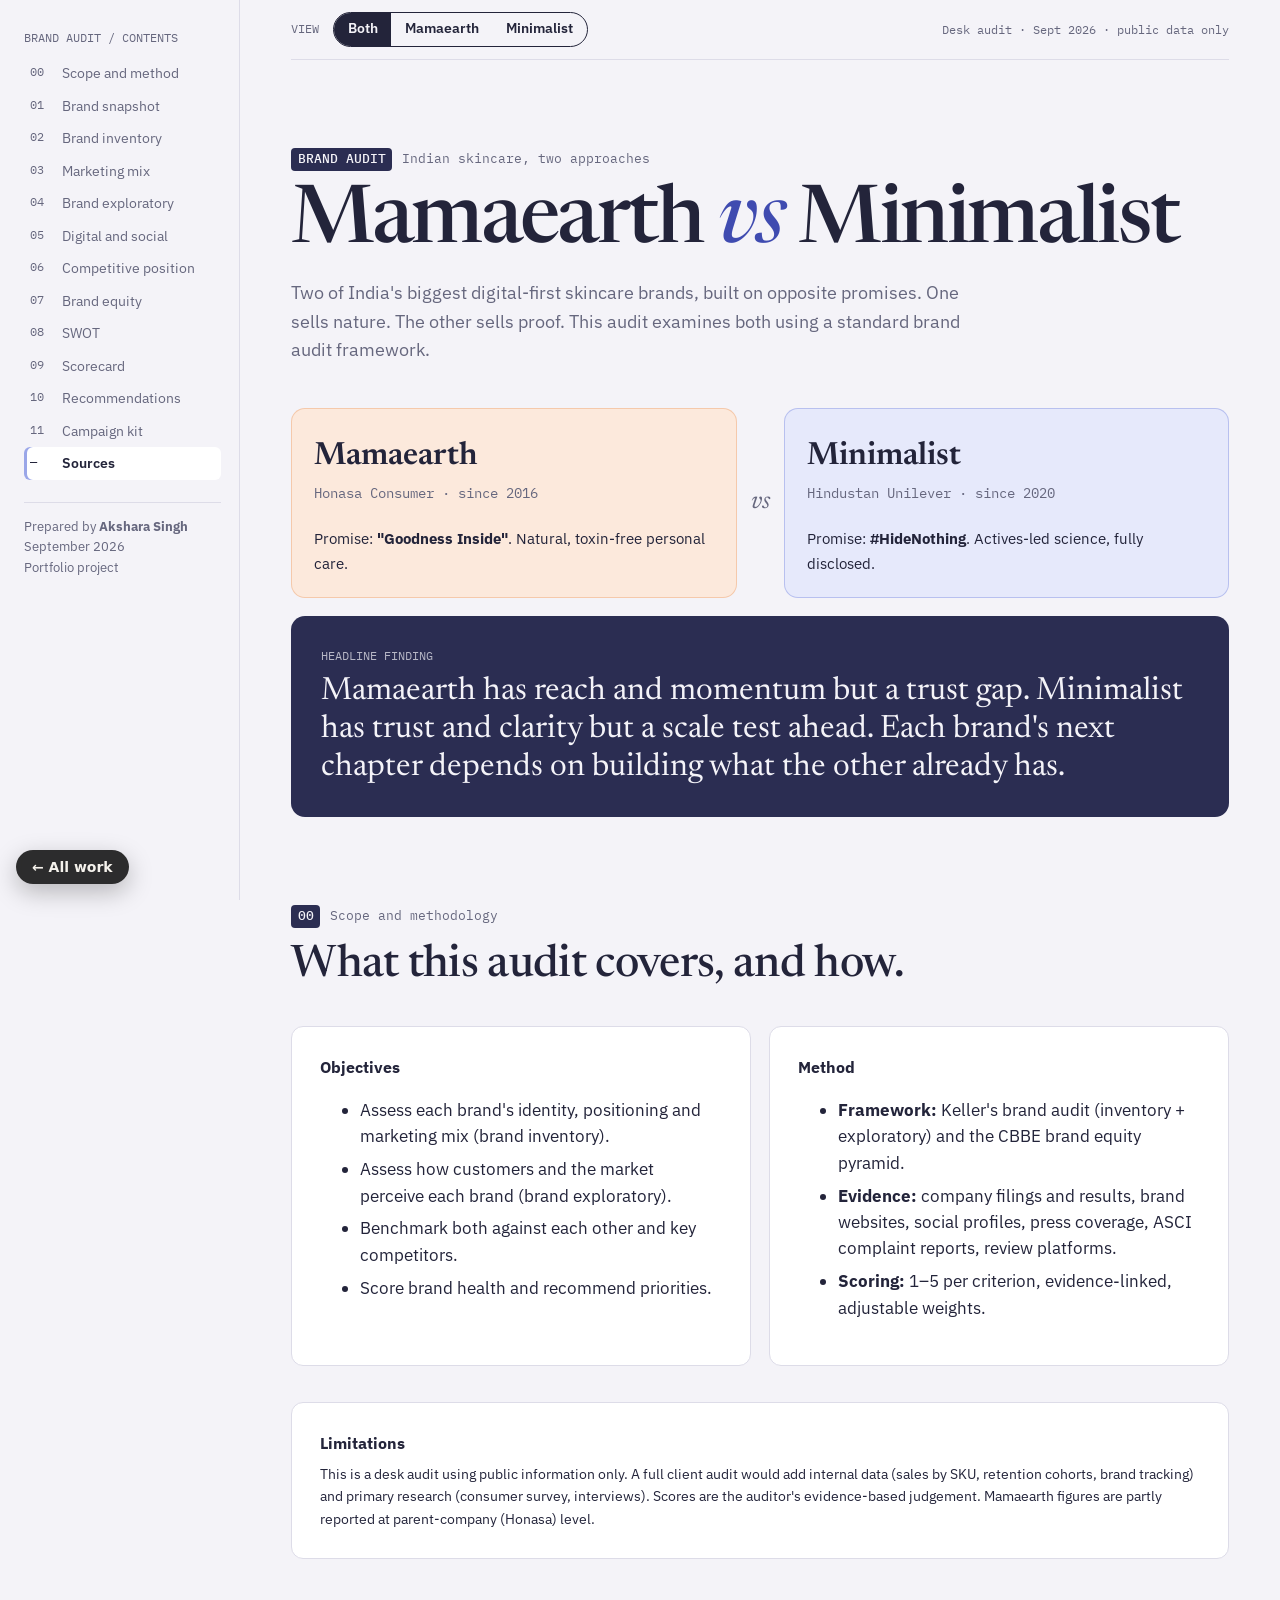
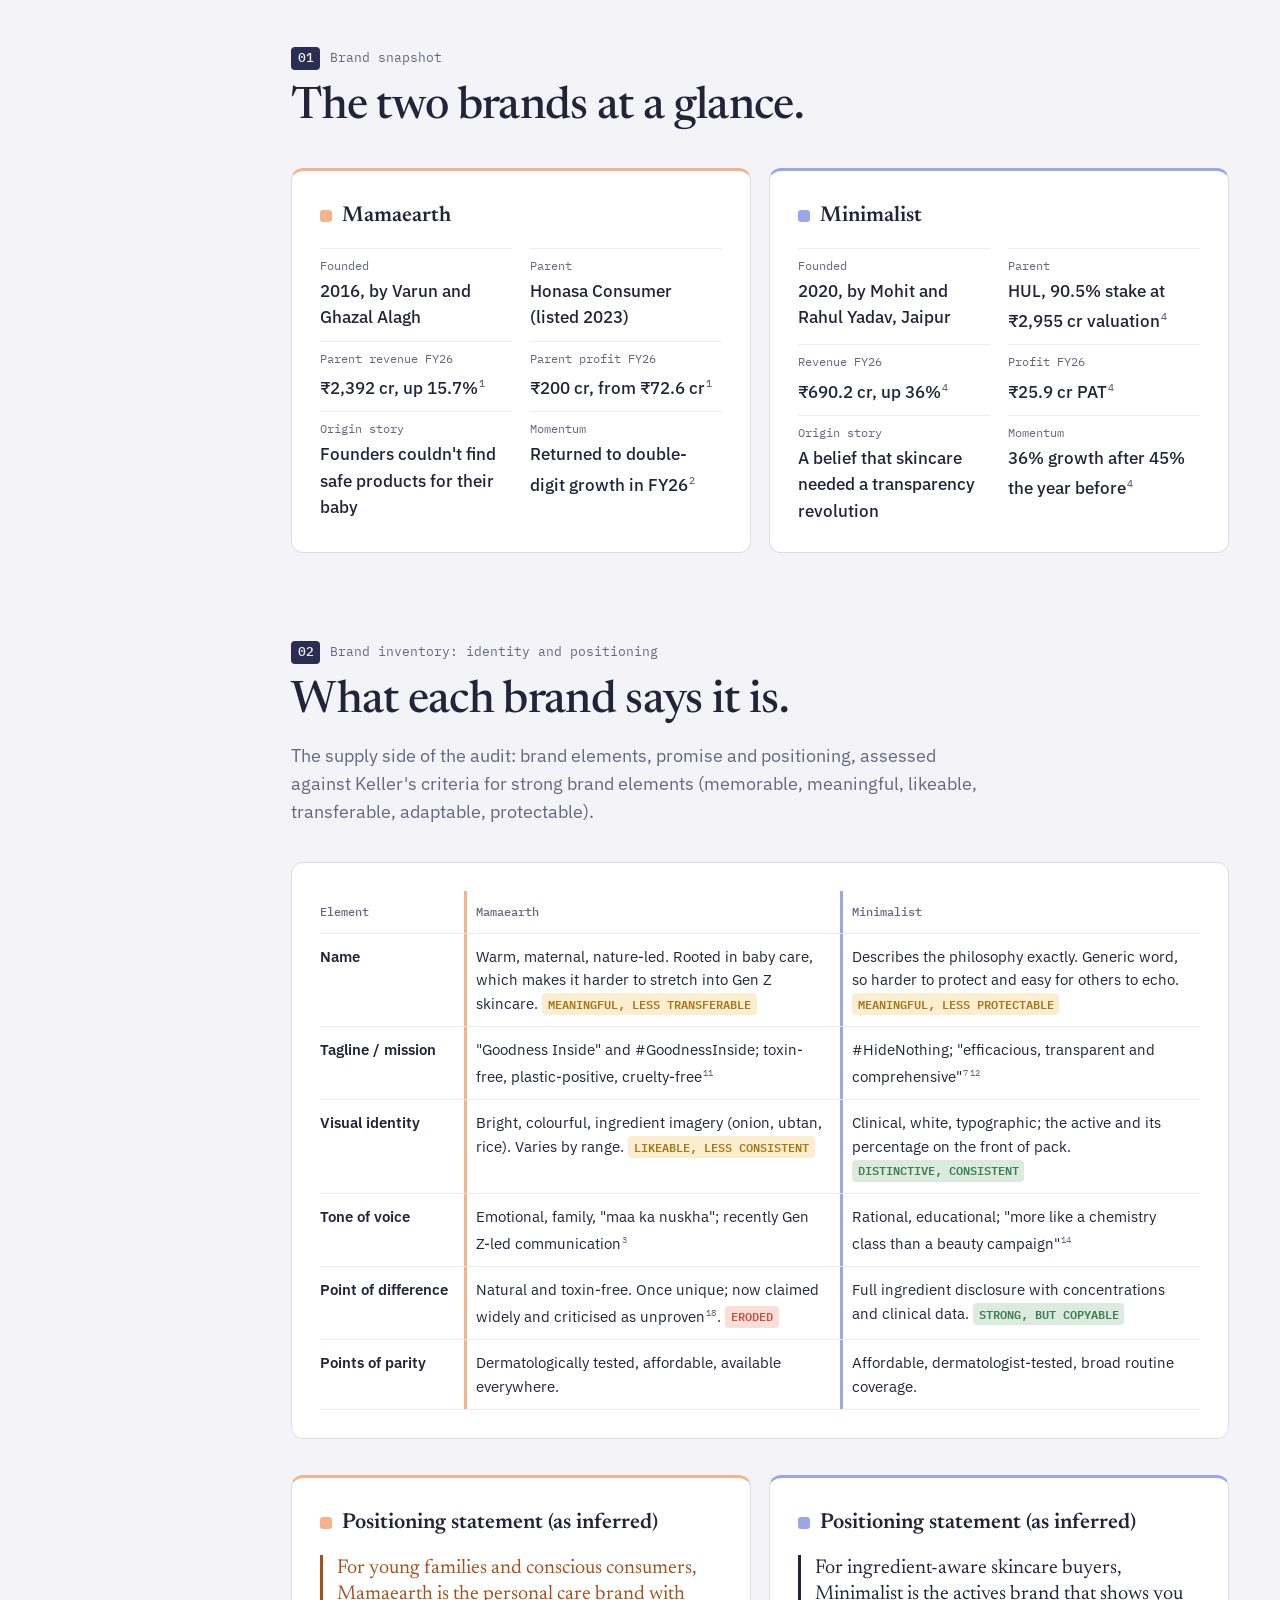
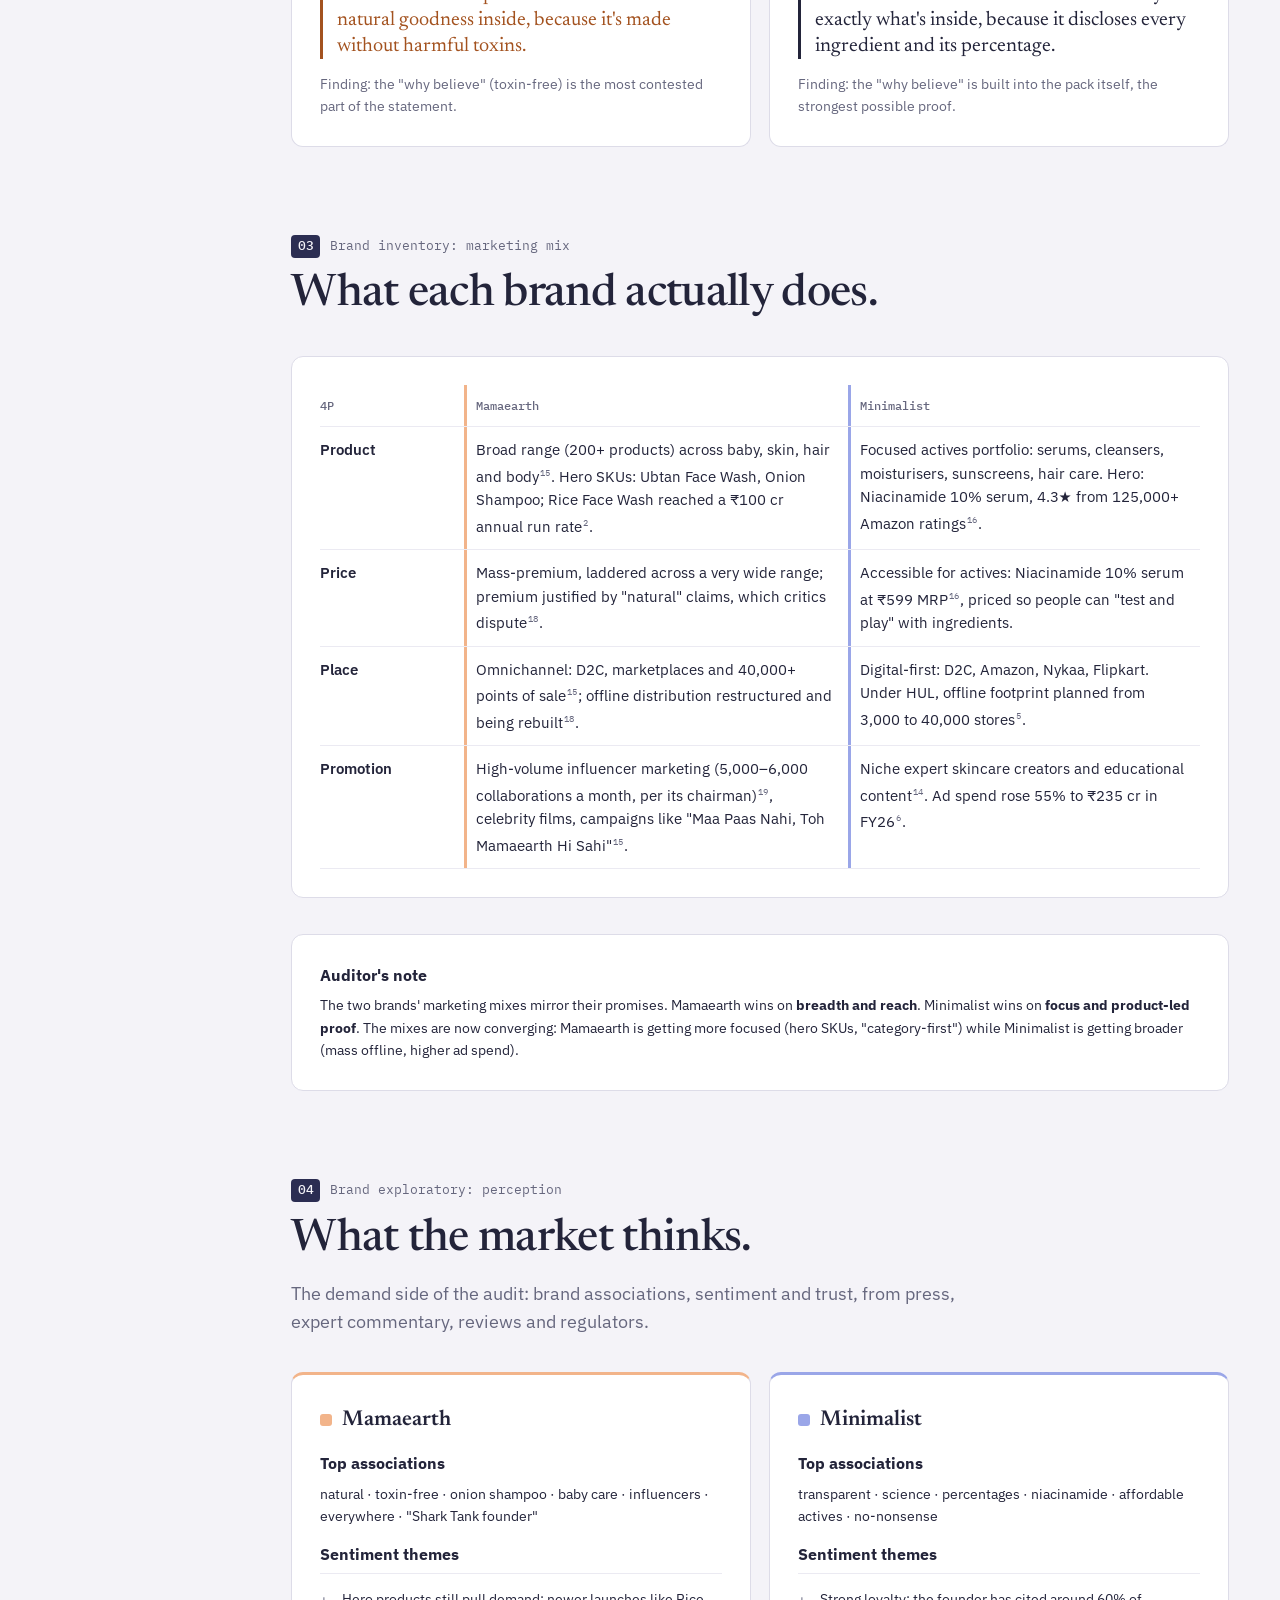
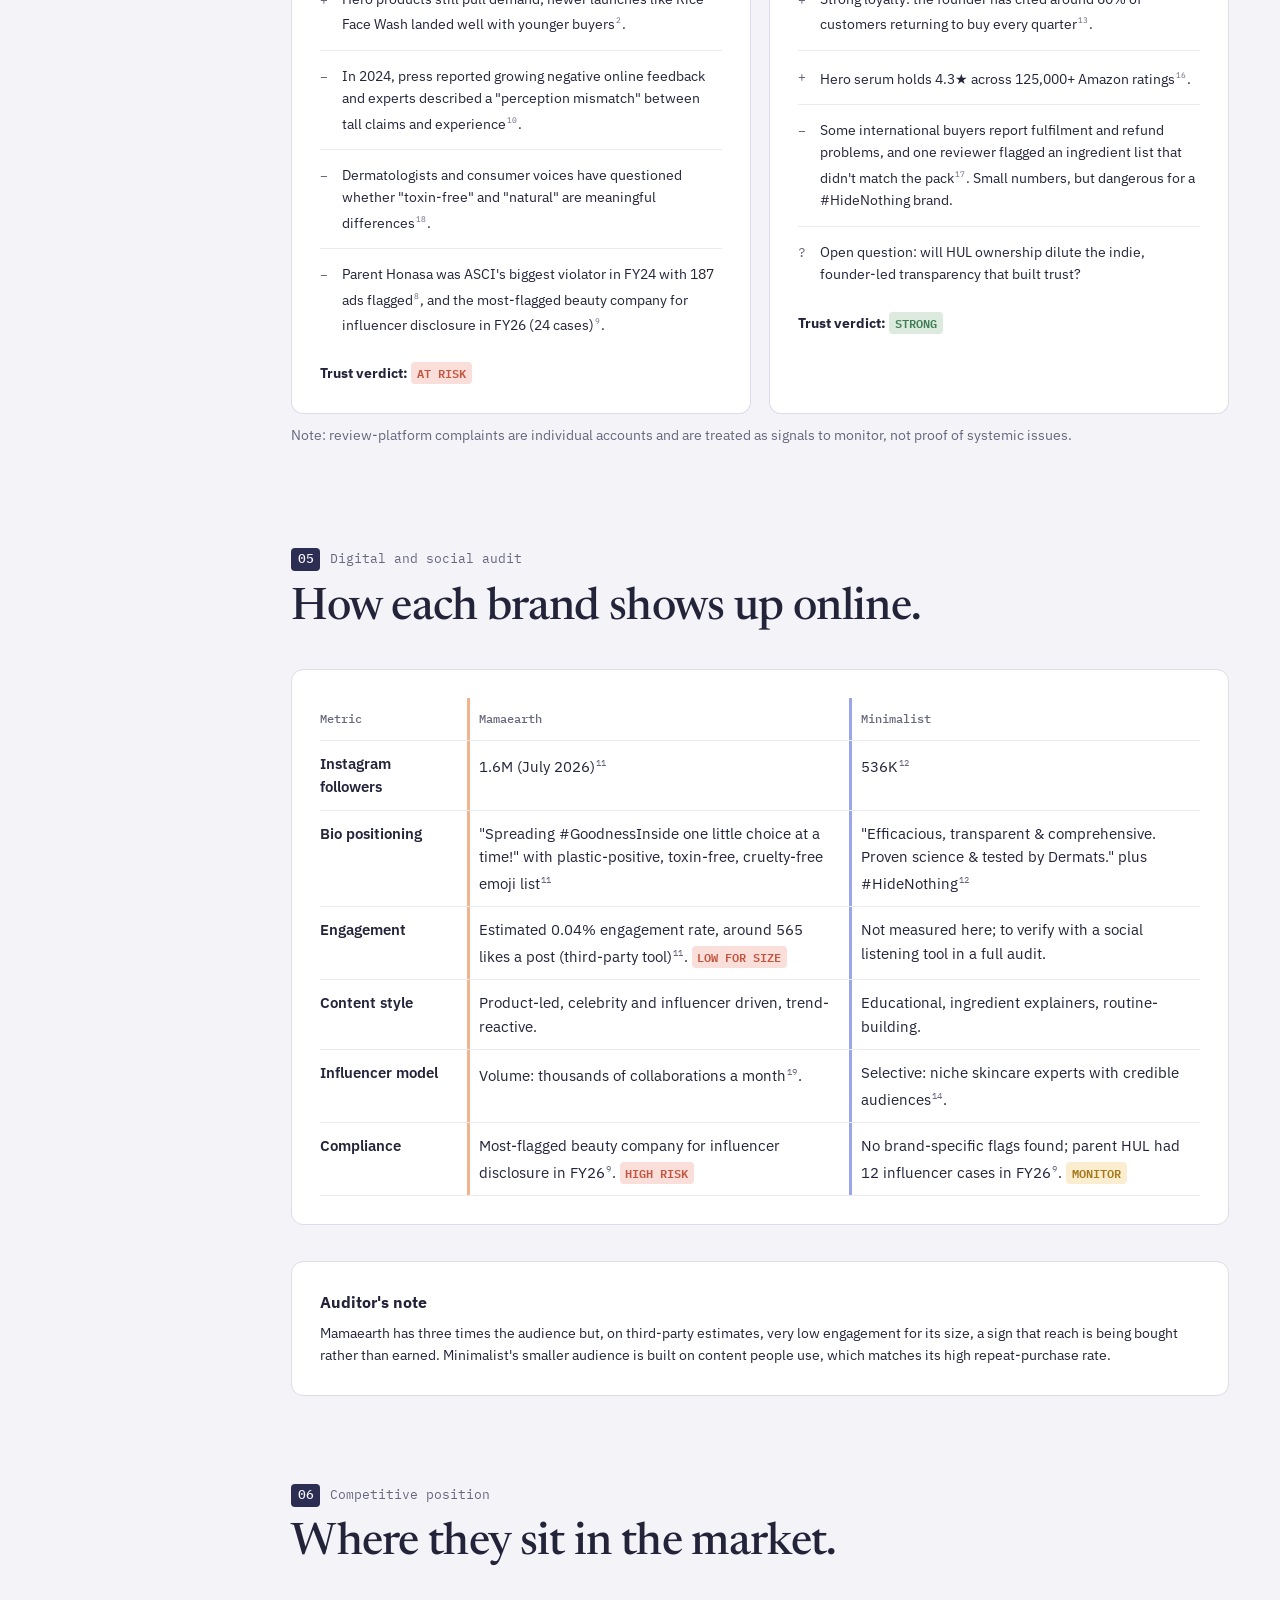
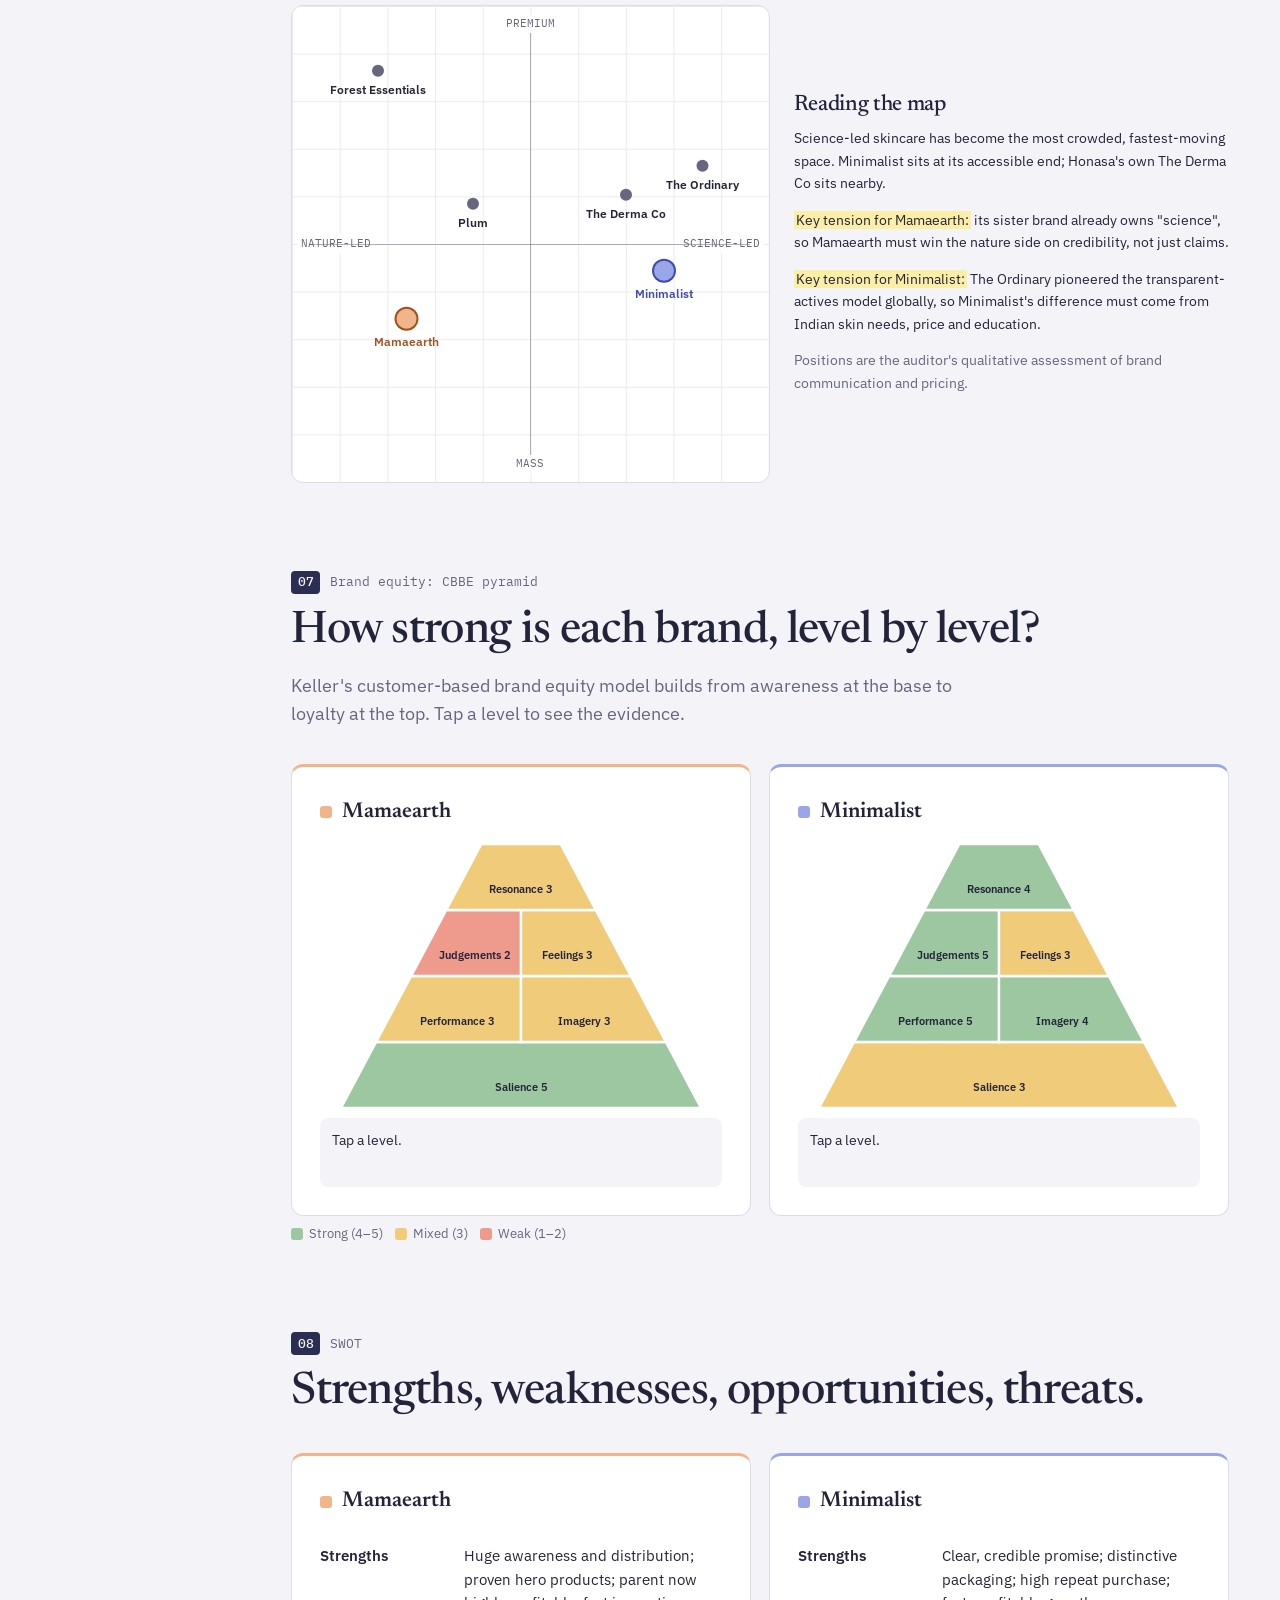
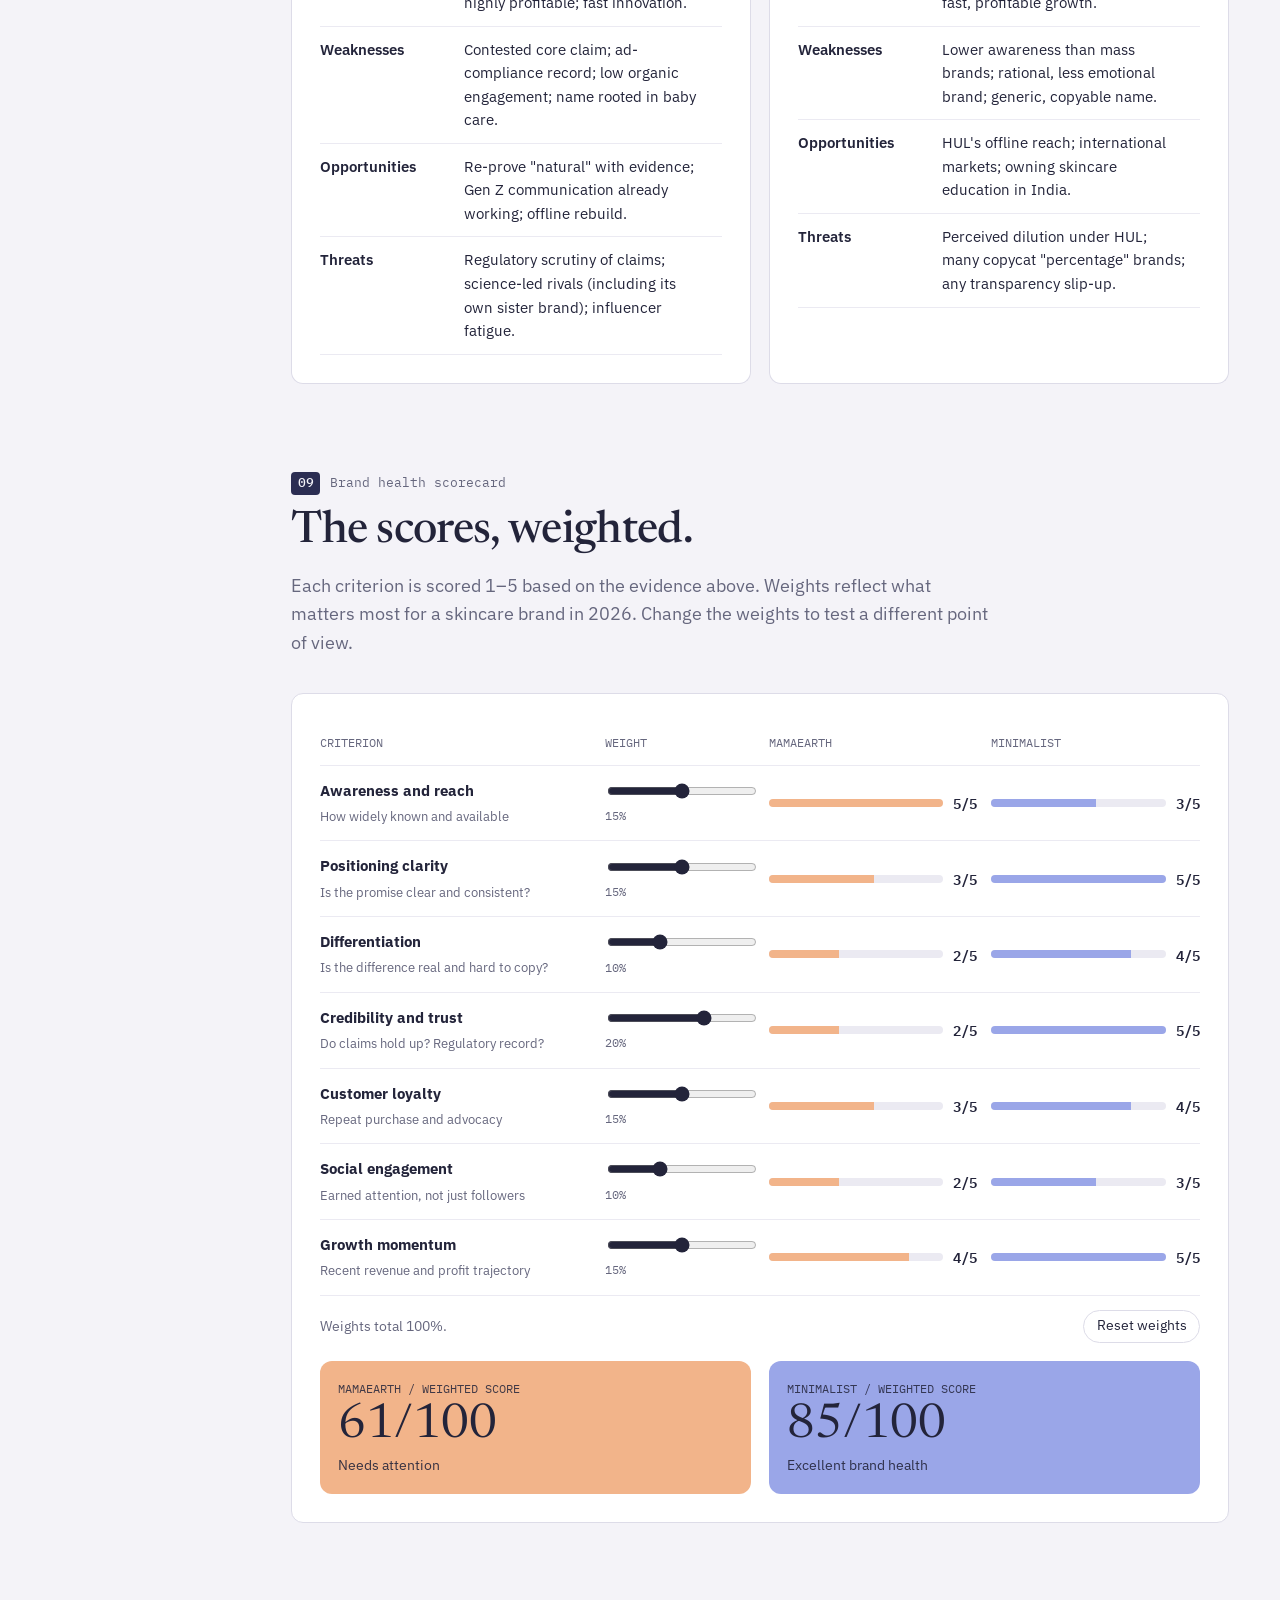
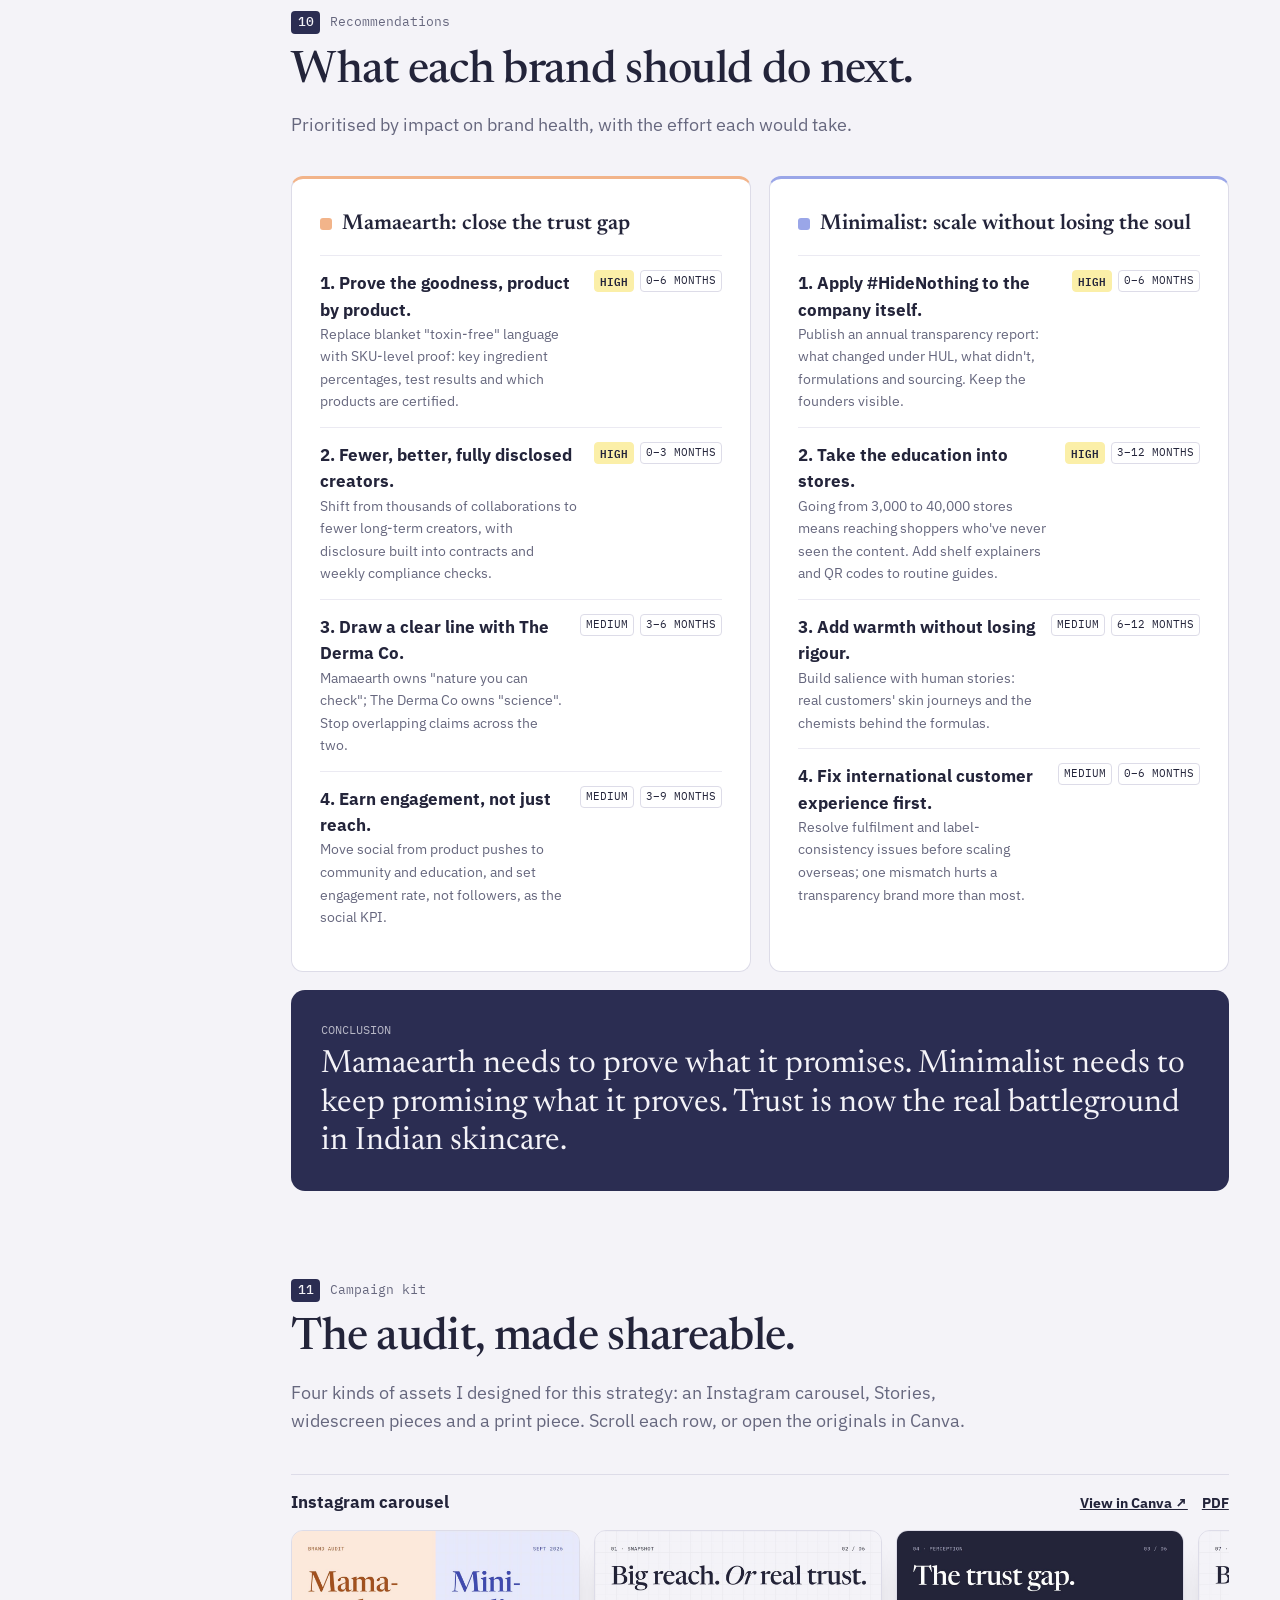
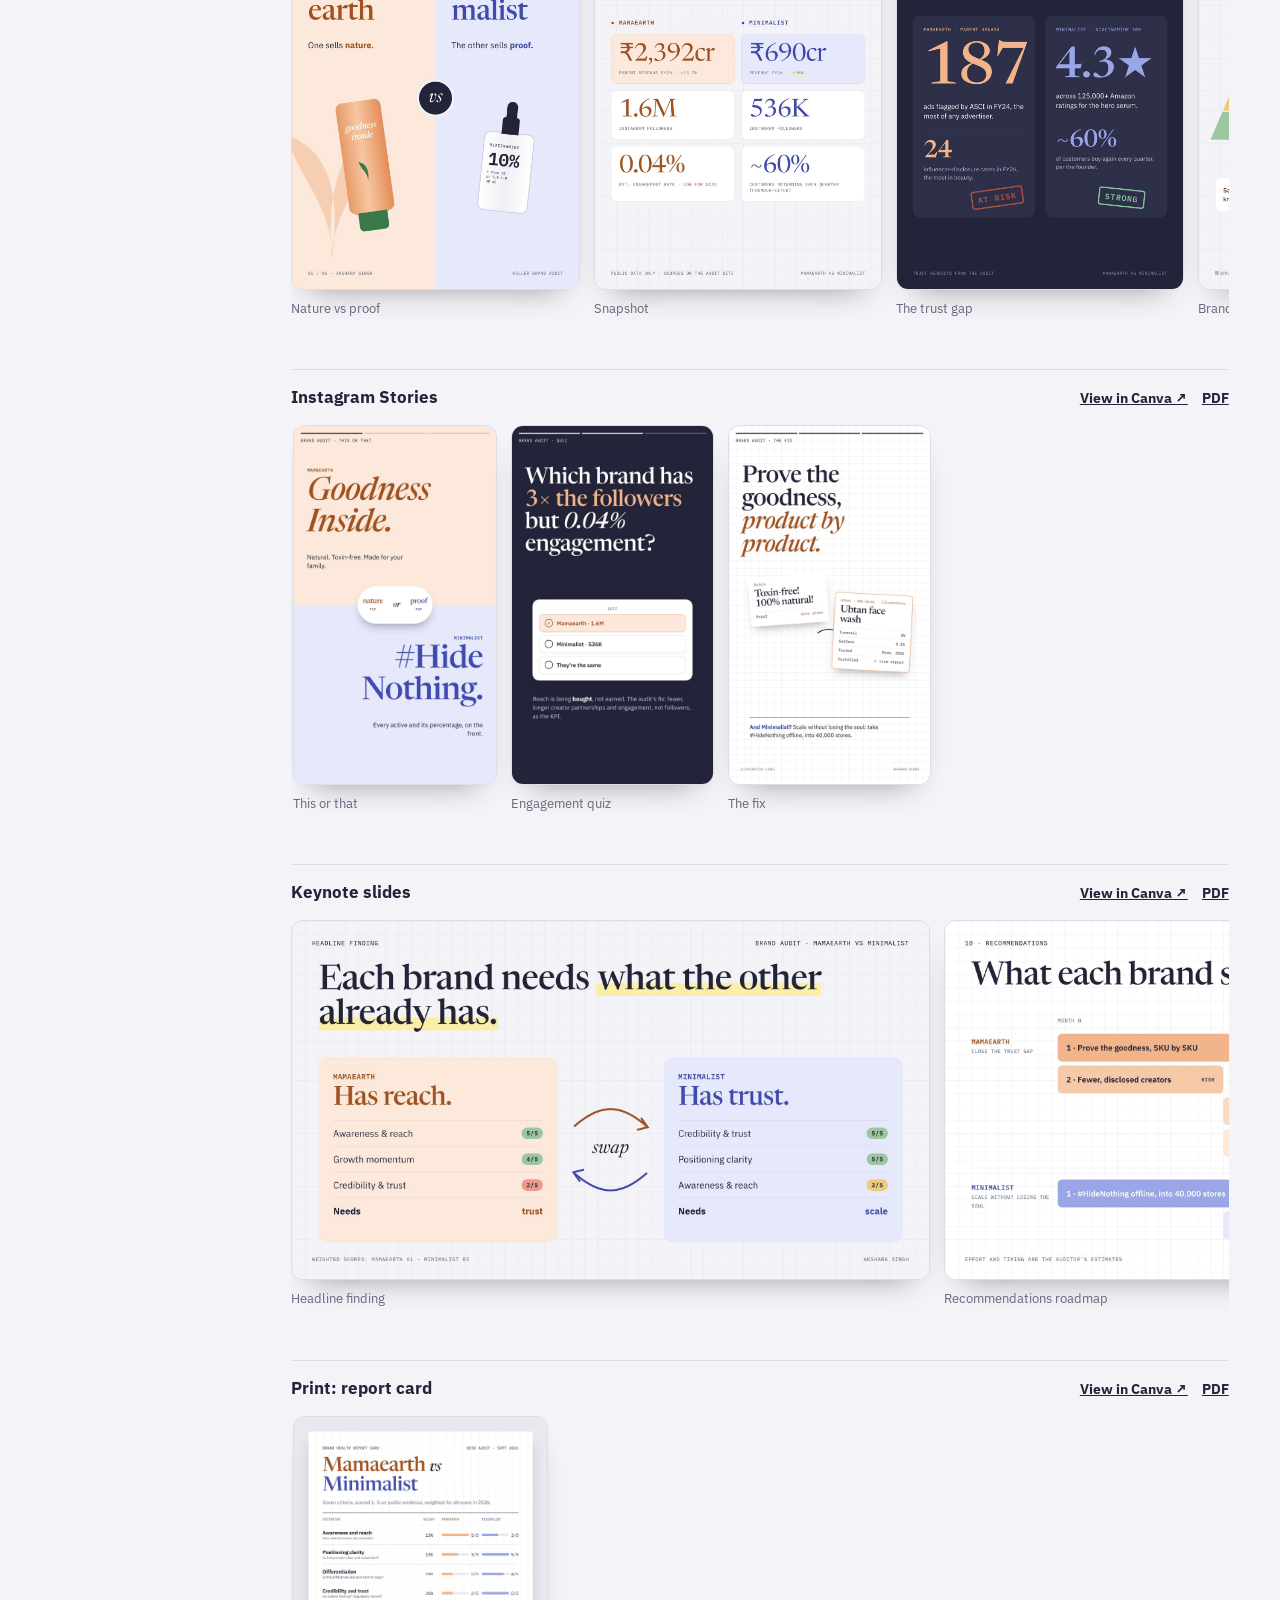
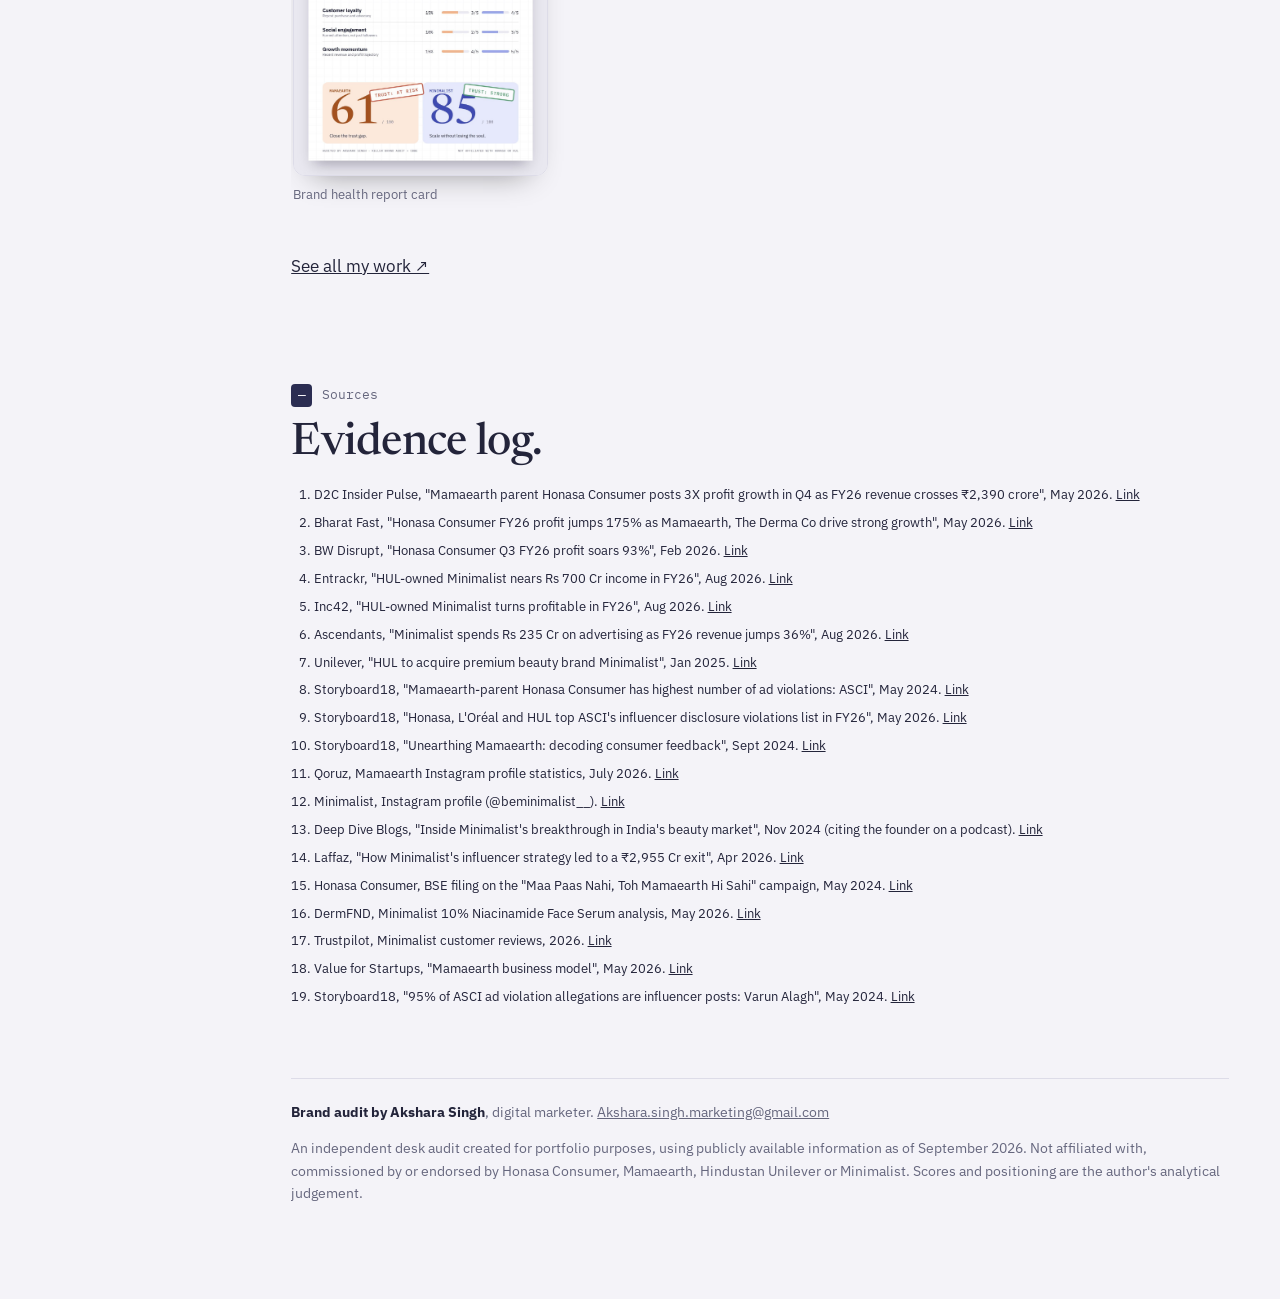
<file: work/mamaearth-minimalist/index.html>
<!doctype html>
<html lang="en">
<head>
<meta charset="utf-8">
<meta name="viewport" content="width=device-width, initial-scale=1, viewport-fit=cover">
<title>Brand Audit: Mamaearth vs Minimalist, by Akshara Singh</title>
<meta name="description" content="A full brand audit of Mamaearth and Minimalist: brand inventory, brand exploratory, digital audit, competitive benchmarking, brand equity, SWOT, scorecard and recommendations.">
<link rel="preconnect" href="https://fonts.googleapis.com">
<link rel="preconnect" href="https://fonts.gstatic.com" crossorigin>
<link href="https://fonts.googleapis.com/css2?family=IBM+Plex+Mono:wght@400;500;600&family=IBM+Plex+Sans:wght@400;500;600;700&family=Newsreader:opsz,wght@6..72,400;6..72,500;6..72,600&display=swap" rel="stylesheet">
<style>
:root{
  box-sizing:border-box;
  padding-top:env(safe-area-inset-top,0px);
  padding-bottom:env(safe-area-inset-bottom,0px);
  color-scheme:light dark;
  --paper:#F4F3F8; --sheet:#FFFFFF; --ink:#23243A; --muted:#66677E; --line:#DDDCE8; --grid:#EBEAF2;
  --me:#F2B48A; --me-t:#A3521F; --me-soft:#FCE9DC;
  --mi:#9AA6E8; --mi-t:#3F4BB0; --mi-soft:#E6E9FB;
  --hi:#FBEFA8; --red:#C2553F; --ok:#3E7D55; --amber:#A7771A; --focus:#3F4BB0;
  --deep:#2B2D52; --deep-t:#F4F3F8;
}
@media (prefers-color-scheme:dark){
  :root:not([data-theme="light"]){ --paper:#15151F; --sheet:#1E1E2C; --ink:#ECEBF4; --muted:#A2A1B8; --line:#30304A; --grid:#25253A; --me-t:#F6C29E; --me-soft:#3A2A22; --mi-t:#B7C0FF; --mi-soft:#262A48; --red:#EE9A8C; --ok:#9CC7A0; --amber:#EFCB7A; --focus:#B7C0FF; --deep:#2E3160; --deep-t:#F4F3F8; }
}
:root[data-theme="dark"]{ --paper:#15151F; --sheet:#1E1E2C; --ink:#ECEBF4; --muted:#A2A1B8; --line:#30304A; --grid:#25253A; --me-t:#F6C29E; --me-soft:#3A2A22; --mi-t:#B7C0FF; --mi-soft:#262A48; --red:#EE9A8C; --ok:#9CC7A0; --amber:#EFCB7A; --focus:#B7C0FF; --deep:#2E3160; --deep-t:#F4F3F8; }
*,*::before,*::after{box-sizing:inherit}
html{scroll-padding-top:calc(env(safe-area-inset-top,0px) + 64px); scroll-behavior:smooth}
body{margin:0; background:var(--paper); color:var(--ink); font-family:"IBM Plex Sans",system-ui,-apple-system,"Segoe UI",Roboto,sans-serif; font-size:16.5px; line-height:1.6}
a{color:inherit}
:focus-visible{outline:3px solid var(--focus); outline-offset:3px; border-radius:4px}
.mono{font-family:"IBM Plex Mono",ui-monospace,Menlo,Consolas,monospace}
.serif,h1,h2,h3{font-family:"Newsreader",Georgia,"Times New Roman",serif; font-weight:500; letter-spacing:-.015em; margin:0; line-height:1.1}
h2{font-size:clamp(1.9rem,4vw,2.8rem); margin-bottom:.35em}
h3{font-size:1.4rem; margin:0 0 .4em}
h4{margin:0 0 .35em; font-size:1rem}
p{margin:0 0 1em}
.muted{color:var(--muted)}
.sm{font-size:.88rem}
mark{background:var(--hi); color:#23243A; padding:0 .15em}
sup a{font-family:"IBM Plex Mono",monospace; font-size:.7em; color:var(--muted); text-decoration:none; padding:0 1px}
sup a:hover{color:var(--ink); text-decoration:underline}

/* layout */
.shell{display:grid; grid-template-columns:240px minmax(0,1fr); max-width:1280px; margin:0 auto}
.toc{position:sticky; top:0; align-self:start; height:100svh; padding:28px 18px 28px 24px; border-right:1px solid var(--line); overflow-y:auto}
.toc .t{font-family:"IBM Plex Mono",monospace; font-size:.75rem; color:var(--muted); margin-bottom:10px}
.toc ol{list-style:none; margin:0; padding:0}
.toc a{display:flex; gap:10px; text-decoration:none; font-size:.88rem; padding:5px 6px; border-radius:6px; color:var(--muted)}
.toc a span{font-family:"IBM Plex Mono",monospace; font-size:.78rem; min-width:22px}
.toc a.on{background:var(--sheet); color:var(--ink); font-weight:600; box-shadow:inset 3px 0 0 var(--mi)}
.toc .who{margin-top:22px; font-size:.8rem; color:var(--muted); border-top:1px solid var(--line); padding-top:14px}
main{padding:0 clamp(18px,4vw,56px) 80px; min-width:0}
.bar{position:sticky; top:0; z-index:10; background:color-mix(in srgb,var(--paper) 90%,transparent); backdrop-filter:blur(10px); -webkit-backdrop-filter:blur(10px); padding:12px 0; border-bottom:1px solid var(--line); display:flex; align-items:center; gap:14px; flex-wrap:wrap; padding-top:calc(12px + env(safe-area-inset-top,0px)); margin-top:calc(-1 * env(safe-area-inset-top,0px))}
.bar .lbl{font-family:"IBM Plex Mono",monospace; font-size:.78rem; color:var(--muted)}
.seg{display:inline-flex; border:1.5px solid var(--ink); border-radius:999px; overflow:hidden}
.seg button{font:inherit; font-size:.85rem; font-weight:600; border:0; background:transparent; color:var(--ink); padding:.4em 1em; cursor:pointer}
.seg button[aria-pressed="true"]{background:var(--ink); color:var(--paper)}
.bar .stamp{margin-left:auto; font-family:"IBM Plex Mono",monospace; font-size:.75rem; color:var(--muted)}

section{padding:clamp(56px,7vw,88px) 0 0}
.code{font-family:"IBM Plex Mono",monospace; font-size:.8rem; color:var(--muted); display:flex; gap:10px; align-items:center; margin-bottom:.8rem}
.code b{background:var(--deep); color:var(--deep-t); padding:.1em .5em; border-radius:4px; font-weight:500}
.lede{font-size:1.1rem; color:var(--muted); max-width:44rem}
.sheet{background:var(--sheet); border:1px solid var(--line); border-radius:12px; padding:clamp(18px,2.4vw,28px)}
.mt{margin-top:clamp(24px,3vw,36px)}
.two{display:grid; grid-template-columns:repeat(2,minmax(0,1fr)); gap:18px}
.three{display:grid; grid-template-columns:repeat(3,minmax(0,1fr)); gap:18px}
body.only-me .two>[data-b="mi"], body.only-mi .two>[data-b="me"]{display:none}
body.only-me .two, body.only-mi .two{grid-template-columns:1fr}
body.only-me [data-col="mi"], body.only-mi [data-col="me"]{display:none}
.bhead{display:flex; align-items:center; gap:10px; margin-bottom:14px}
.bhead i{width:12px; height:12px; border-radius:3px; flex:none}
.bhead b{font-family:"Newsreader",serif; font-size:1.35rem; font-weight:600}
[data-b="me"] .bhead i{background:var(--me)} [data-b="mi"] .bhead i{background:var(--mi)}
[data-b="me"]{border-top:3px solid var(--me)} [data-b="mi"]{border-top:3px solid var(--mi)}
.tw{overflow-x:auto}
table{width:100%; border-collapse:collapse; font-size:.92rem}
th,td{text-align:left; vertical-align:top; padding:11px 14px 11px 0; border-bottom:1px solid var(--grid)}
th{font-family:"IBM Plex Mono",monospace; font-weight:500; font-size:.76rem; color:var(--muted)}
td:first-child{font-weight:600; min-width:9rem}
th.me,td.me{box-shadow:inset 3px 0 0 var(--me); padding-left:12px}
th.mi,td.mi{box-shadow:inset 3px 0 0 var(--mi); padding-left:12px}
.facts{display:grid; grid-template-columns:repeat(2,minmax(0,1fr)); gap:10px 18px; margin:0}
.facts div{border-top:1px solid var(--grid); padding-top:8px}
.facts dt{font-family:"IBM Plex Mono",monospace; font-size:.74rem; color:var(--muted)}
.facts dd{margin:.15rem 0 0; font-weight:500}
.quote{font-family:"Newsreader",serif; font-size:1.25rem; line-height:1.3; border-left:3px solid currentColor; padding-left:14px; margin:14px 0}
.rating{display:inline-flex; gap:3px; vertical-align:middle}
.rating i{width:9px; height:9px; border-radius:2px; background:var(--grid)}
.rating i.f{background:var(--ink)}
.verdict{display:inline-block; font-family:"IBM Plex Mono",monospace; font-size:.72rem; font-weight:600; padding:.15em .5em; border-radius:4px; white-space:nowrap}
.v-good{background:color-mix(in srgb,#9CC7A0 35%,transparent); color:var(--ok)}
.v-mid{background:color-mix(in srgb,#EFCB7A 35%,transparent); color:var(--amber)}
.v-bad{background:color-mix(in srgb,#EE9A8C 32%,transparent); color:var(--red)}
.finding{display:grid; grid-template-columns:auto minmax(0,1fr); gap:14px; padding:14px 0; border-top:1px solid var(--grid)}
.finding .n{font-family:"IBM Plex Mono",monospace; font-size:.8rem; color:var(--muted); padding-top:2px}
.method li{margin-bottom:.4rem}

/* map */
.map-wrap{display:grid; grid-template-columns:minmax(0,1.1fr) minmax(0,1fr); gap:24px; align-items:center}
.map{position:relative; aspect-ratio:1; background:var(--sheet); border:1px solid var(--line); border-radius:12px; background-image:linear-gradient(var(--grid) 1px,transparent 1px),linear-gradient(90deg,var(--grid) 1px,transparent 1px); background-size:10% 10%}
.map::before,.map::after{content:""; position:absolute; background:var(--muted); opacity:.5}
.map::before{left:50%; top:4%; bottom:4%; width:1px}
.map::after{top:50%; left:4%; right:4%; height:1px}
.ax{position:absolute; font-family:"IBM Plex Mono",monospace; font-size:.7rem; color:var(--muted); background:var(--sheet); padding:0 4px}
.dot{position:absolute; transform:translate(-50%,-50%); display:flex; flex-direction:column; align-items:center; font-size:.76rem; font-weight:600; white-space:nowrap}
.dot i{width:12px; height:12px; border-radius:50%; background:var(--muted); margin-bottom:3px}
.dot.me i{background:var(--me); width:20px; height:20px; box-shadow:0 0 0 2px var(--me-t)} .dot.me{color:var(--me-t)}
.dot.mi i{background:var(--mi); width:20px; height:20px; box-shadow:0 0 0 2px var(--mi-t)} .dot.mi{color:var(--mi-t)}

/* pyramid */
.pyr svg{width:100%; max-width:360px; display:block; margin:0 auto}
.pyr svg .lv{cursor:pointer}
.pyr svg .lv:hover path,.pyr svg .lv:focus path{stroke:var(--ink); stroke-width:2}
.pyr svg text{font-family:"IBM Plex Sans",sans-serif; font-size:9.5px; font-weight:600; pointer-events:none}
.pyr .why{min-height:4.8em; font-size:.9rem; margin-top:10px; background:var(--paper); border-radius:8px; padding:10px 12px}
.legend{display:flex; gap:12px; flex-wrap:wrap; font-size:.8rem; color:var(--muted); margin-top:8px}
.legend span{display:inline-flex; gap:6px; align-items:center}
.legend i{width:12px; height:12px; border-radius:3px}

/* scorecard */
.score-row{display:grid; grid-template-columns:minmax(0,1.3fr) 150px minmax(0,1fr) minmax(0,1fr); gap:14px; align-items:center; padding:12px 0; border-bottom:1px solid var(--grid)}
.score-row.hd{font-family:"IBM Plex Mono",monospace; font-size:.74rem; color:var(--muted)}
.score-row .crit b{display:block; font-size:.95rem}
.score-row .crit small{color:var(--muted); font-size:.8rem}
.score-row input[type=range]{width:100%; accent-color:var(--ink)}
.wv{font-family:"IBM Plex Mono",monospace; font-size:.78rem; color:var(--muted)}
.sc{display:flex; align-items:center; gap:8px}
.sc .pip{flex:1; height:8px; border-radius:5px; background:var(--grid); overflow:hidden}
.sc .pip i{display:block; height:100%}
.sc .v{font-family:"IBM Plex Mono",monospace; font-size:.85rem; font-weight:600; min-width:26px; text-align:right}
.me .pip i{background:var(--me)} .mi .pip i{background:var(--mi)}
.totals{display:grid; grid-template-columns:repeat(2,minmax(0,1fr)); gap:18px; margin-top:18px}
.total{border-radius:12px; padding:18px; color:#fff}
.total.me{background:var(--me); color:#23243A} .total.mi{background:var(--mi); color:#23243A}
.total .k{font-family:"IBM Plex Mono",monospace; font-size:.76rem; opacity:.85}
.total .big{font-family:"Newsreader",serif; font-size:3rem; line-height:1; margin:.2rem 0}
.total .g{font-size:.9rem; opacity:.9}
.reset{font:inherit; font-size:.85rem; border:1px solid var(--line); background:var(--sheet); color:var(--ink); border-radius:999px; padding:.35em .9em; cursor:pointer}

/* recs */
.rec{display:grid; grid-template-columns:minmax(0,1fr) auto; gap:12px; padding:14px 0; border-top:1px solid var(--grid)}
.rec .tags{display:flex; gap:6px; flex-wrap:wrap; justify-content:flex-end; align-self:start}
.tag{font-family:"IBM Plex Mono",monospace; font-size:.7rem; border:1px solid var(--line); border-radius:4px; padding:.1em .45em; white-space:nowrap}
.tag.hi{background:var(--hi); color:#23243A; border-color:var(--hi); font-weight:600}
.cover{padding:clamp(48px,7vw,88px) 0 0}
.cover h1 em{color:var(--mi-t)}
.cover h1{font-family:"Newsreader",serif; font-size:clamp(2.6rem,6.4vw,5rem); font-weight:500; letter-spacing:-.03em; line-height:1}
.cover h1 em{font-style:italic}
.vs{display:grid; grid-template-columns:1fr auto 1fr; gap:14px; align-items:stretch; margin-top:clamp(28px,4vw,44px)}
.vs .card{border-radius:14px; padding:22px; display:flex; flex-direction:column; justify-content:space-between; min-height:190px}
.vs .card.me{background:var(--me-soft); color:var(--ink); border:1px solid color-mix(in srgb,var(--me) 60%,transparent)}
.vs .card.mi{background:var(--mi-soft); color:var(--ink); border:1px solid color-mix(in srgb,var(--mi) 60%,transparent)}
.vs .card .nm{font-family:"Newsreader",serif; font-size:2rem; font-weight:600}
.vs .card .pos{font-size:.95rem}
.vs .card .muted{color:var(--muted)}
.vs .x{color:var(--muted)!important}
.vs .x{align-self:center; font-family:"Newsreader",serif; font-style:italic; font-size:1.6rem; color:var(--muted)}
.headline{background:var(--deep); color:var(--deep-t); border-radius:14px; padding:clamp(20px,3vw,30px); margin-top:18px}
.headline .k{font-family:"IBM Plex Mono",monospace; font-size:.76rem; opacity:.7}
.headline p{font-family:"Newsreader",serif; font-size:clamp(1.4rem,2.8vw,2rem); line-height:1.2; margin:.4rem 0 0}
.src-list{font-size:.84rem; padding-left:1.4rem}
.src-list li{margin-bottom:.4rem; word-break:break-word}
.src-list li:target{background:var(--hi); color:#23243A}
footer{margin-top:70px; padding-top:22px; border-top:1px solid var(--line); font-size:.88rem; color:var(--muted)}

@media (max-width:1000px){
  .shell{grid-template-columns:1fr}
  .toc{display:none}
  .two,.three,.map-wrap,.totals{grid-template-columns:1fr}
  .score-row{grid-template-columns:1fr 1fr; }
  .score-row .crit{grid-column:1/-1}
  .score-row.hd{display:none}
  .vs{grid-template-columns:1fr}
  .vs .x{justify-self:center}
}
@media (max-width:560px){ .facts{grid-template-columns:1fr} .rec{grid-template-columns:1fr} .rec .tags{justify-content:flex-start} }
@media (prefers-reduced-motion:reduce){ html{scroll-behavior:auto} }
/* campaign kit */
.ck-g{margin-top:2.4rem}
.ck-gh{display:flex; flex-wrap:wrap; align-items:baseline; justify-content:space-between; gap:8px 16px; border-top:1px solid var(--line); padding-top:14px}
.ck-gh b{font-size:1.05rem}
.ck-gh span{display:flex; gap:14px; font-size:.9rem}
.ck-gh a{font-weight:700}
.ck-strip{display:flex; gap:14px; overflow-x:auto; scroll-snap-type:x mandatory; padding:14px 2px 12px}
.ck-strip figure{margin:0; flex:none; scroll-snap-align:start}
.ck-strip img{display:block; height:min(360px,62vw); width:auto; max-width:none; border-radius:12px; border:1px solid var(--line); box-shadow:0 16px 30px -20px rgba(0,0,0,.45)}
.ck-strip figcaption{font-size:.82rem; color:var(--muted); margin-top:8px; max-width:280px}
</style>
</head>
<body>
<div class="shell">
  <nav class="toc" aria-label="Audit sections">
    <div class="t">BRAND AUDIT / CONTENTS</div>
    <ol id="toc">
      <li><a href="#s0"><span>00</span>Scope and method</a></li>
      <li><a href="#s1"><span>01</span>Brand snapshot</a></li>
      <li><a href="#s2"><span>02</span>Brand inventory</a></li>
      <li><a href="#s3"><span>03</span>Marketing mix</a></li>
      <li><a href="#s4"><span>04</span>Brand exploratory</a></li>
      <li><a href="#s5"><span>05</span>Digital and social</a></li>
      <li><a href="#s6"><span>06</span>Competitive position</a></li>
      <li><a href="#s7"><span>07</span>Brand equity</a></li>
      <li><a href="#s8"><span>08</span>SWOT</a></li>
      <li><a href="#s9"><span>09</span>Scorecard</a></li>
      <li><a href="#s10"><span>10</span>Recommendations</a></li>
      <li><a href="#campaign-kit"><span>11</span>Campaign kit</a></li>
      <li><a href="#src"><span>—</span>Sources</a></li>
    </ol>
    <div class="who">Prepared by <b>Akshara Singh</b><br>September 2026<br>Portfolio project</div>
  </nav>

  <main>
    <div class="bar" role="region" aria-label="View options">
      <span class="lbl">VIEW</span>
      <div class="seg" role="group" aria-label="Choose which brand to view">
        <button type="button" data-view="both" aria-pressed="true">Both</button>
        <button type="button" data-view="me" aria-pressed="false">Mamaearth</button>
        <button type="button" data-view="mi" aria-pressed="false">Minimalist</button>
      </div>
      <span class="stamp">Desk audit · Sept 2026 · public data only</span>
    </div>

    <header class="cover">
      <div class="code"><b>BRAND AUDIT</b> Indian skincare, two approaches</div>
      <h1>Mamaearth <em>vs</em> Minimalist</h1>
      <p class="lede" style="margin-top:1rem">Two of India's biggest digital-first skincare brands, built on opposite promises. One sells nature. The other sells proof. This audit examines both using a standard brand audit framework.</p>
      <div class="vs">
        <div class="card me"><div><div class="nm">Mamaearth</div><div class="mono sm muted">Honasa Consumer · since 2016</div></div><div class="pos">Promise: <b>"Goodness Inside"</b>. Natural, toxin-free personal care.</div></div>
        <div class="x">vs</div>
        <div class="card mi"><div><div class="nm">Minimalist</div><div class="mono sm muted">Hindustan Unilever · since 2020</div></div><div class="pos">Promise: <b>#HideNothing</b>. Actives-led science, fully disclosed.</div></div>
      </div>
      <div class="headline"><div class="k">HEADLINE FINDING</div><p>Mamaearth has reach and momentum but a trust gap. Minimalist has trust and clarity but a scale test ahead. Each brand's next chapter depends on building what the other already has.</p></div>
    </header>

    <!-- 00 SCOPE -->
    <section id="s0">
      <div class="code"><b>00</b> Scope and methodology</div>
      <h2>What this audit covers, and how.</h2>
      <div class="two mt">
        <div class="sheet">
          <h4>Objectives</h4>
          <ul class="method"><li>Assess each brand's identity, positioning and marketing mix (brand inventory).</li><li>Assess how customers and the market perceive each brand (brand exploratory).</li><li>Benchmark both against each other and key competitors.</li><li>Score brand health and recommend priorities.</li></ul>
        </div>
        <div class="sheet">
          <h4>Method</h4>
          <ul class="method"><li><b>Framework:</b> Keller's brand audit (inventory + exploratory) and the CBBE brand equity pyramid.</li><li><b>Evidence:</b> company filings and results, brand websites, social profiles, press coverage, ASCI complaint reports, review platforms.</li><li><b>Scoring:</b> 1–5 per criterion, evidence-linked, adjustable weights.</li></ul>
        </div>
      </div>
      <div class="sheet mt">
        <h4>Limitations</h4>
        <p class="sm" style="margin:0">This is a desk audit using public information only. A full client audit would add internal data (sales by SKU, retention cohorts, brand tracking) and primary research (consumer survey, interviews). Scores are the auditor's evidence-based judgement. Mamaearth figures are partly reported at parent-company (Honasa) level.</p>
      </div>
    </section>

    <!-- 01 SNAPSHOT -->
    <section id="s1">
      <div class="code"><b>01</b> Brand snapshot</div>
      <h2>The two brands at a glance.</h2>
      <div class="two mt">
        <div class="sheet" data-b="me">
          <div class="bhead"><i></i><b>Mamaearth</b></div>
          <dl class="facts">
            <div><dt>Founded</dt><dd>2016, by Varun and Ghazal Alagh</dd></div>
            <div><dt>Parent</dt><dd>Honasa Consumer (listed 2023)</dd></div>
            <div><dt>Parent revenue FY26</dt><dd>₹2,392 cr, up 15.7%<sup><a href="#r1">1</a></sup></dd></div>
            <div><dt>Parent profit FY26</dt><dd>₹200 cr, from ₹72.6 cr<sup><a href="#r1">1</a></sup></dd></div>
            <div><dt>Origin story</dt><dd>Founders couldn't find safe products for their baby</dd></div>
            <div><dt>Momentum</dt><dd>Returned to double-digit growth in FY26<sup><a href="#r2">2</a></sup></dd></div>
          </dl>
        </div>
        <div class="sheet" data-b="mi">
          <div class="bhead"><i></i><b>Minimalist</b></div>
          <dl class="facts">
            <div><dt>Founded</dt><dd>2020, by Mohit and Rahul Yadav, Jaipur</dd></div>
            <div><dt>Parent</dt><dd>HUL, 90.5% stake at ₹2,955 cr valuation<sup><a href="#r4">4</a></sup></dd></div>
            <div><dt>Revenue FY26</dt><dd>₹690.2 cr, up 36%<sup><a href="#r4">4</a></sup></dd></div>
            <div><dt>Profit FY26</dt><dd>₹25.9 cr PAT<sup><a href="#r4">4</a></sup></dd></div>
            <div><dt>Origin story</dt><dd>A belief that skincare needed a transparency revolution</dd></div>
            <div><dt>Momentum</dt><dd>36% growth after 45% the year before<sup><a href="#r4">4</a></sup></dd></div>
          </dl>
        </div>
      </div>
    </section>

    <!-- 02 INVENTORY -->
    <section id="s2">
      <div class="code"><b>02</b> Brand inventory: identity and positioning</div>
      <h2>What each brand says it is.</h2>
      <p class="lede">The supply side of the audit: brand elements, promise and positioning, assessed against Keller's criteria for strong brand elements (memorable, meaningful, likeable, transferable, adaptable, protectable).</p>
      <div class="tw sheet mt">
        <table>
          <thead><tr><th>Element</th><th class="me" data-col="me">Mamaearth</th><th class="mi" data-col="mi">Minimalist</th></tr></thead>
          <tbody>
            <tr><td>Name</td><td class="me" data-col="me">Warm, maternal, nature-led. Rooted in baby care, which makes it harder to stretch into Gen Z skincare. <span class="verdict v-mid">MEANINGFUL, LESS TRANSFERABLE</span></td><td class="mi" data-col="mi">Describes the philosophy exactly. Generic word, so harder to protect and easy for others to echo. <span class="verdict v-mid">MEANINGFUL, LESS PROTECTABLE</span></td></tr>
            <tr><td>Tagline / mission</td><td class="me" data-col="me">"Goodness Inside" and #GoodnessInside; toxin-free, plastic-positive, cruelty-free<sup><a href="#r11">11</a></sup></td><td class="mi" data-col="mi">#HideNothing; "efficacious, transparent and comprehensive"<sup><a href="#r7">7</a></sup><sup><a href="#r12">12</a></sup></td></tr>
            <tr><td>Visual identity</td><td class="me" data-col="me">Bright, colourful, ingredient imagery (onion, ubtan, rice). Varies by range. <span class="verdict v-mid">LIKEABLE, LESS CONSISTENT</span></td><td class="mi" data-col="mi">Clinical, white, typographic; the active and its percentage on the front of pack. <span class="verdict v-good">DISTINCTIVE, CONSISTENT</span></td></tr>
            <tr><td>Tone of voice</td><td class="me" data-col="me">Emotional, family, "maa ka nuskha"; recently Gen Z-led communication<sup><a href="#r3">3</a></sup></td><td class="mi" data-col="mi">Rational, educational; "more like a chemistry class than a beauty campaign"<sup><a href="#r14">14</a></sup></td></tr>
            <tr><td>Point of difference</td><td class="me" data-col="me">Natural and toxin-free. Once unique; now claimed widely and criticised as unproven<sup><a href="#r18">18</a></sup>. <span class="verdict v-bad">ERODED</span></td><td class="mi" data-col="mi">Full ingredient disclosure with concentrations and clinical data. <span class="verdict v-good">STRONG, BUT COPYABLE</span></td></tr>
            <tr><td>Points of parity</td><td class="me" data-col="me">Dermatologically tested, affordable, available everywhere.</td><td class="mi" data-col="mi">Affordable, dermatologist-tested, broad routine coverage.</td></tr>
          </tbody>
        </table>
      </div>
      <div class="two mt">
        <div class="sheet" data-b="me"><div class="bhead"><i></i><b>Positioning statement (as inferred)</b></div><p class="quote" style="color:var(--me-t)">For young families and conscious consumers, Mamaearth is the personal care brand with natural goodness inside, because it's made without harmful toxins.</p><p class="sm muted" style="margin:0">Finding: the "why believe" (toxin-free) is the most contested part of the statement.</p></div>
        <div class="sheet" data-b="mi"><div class="bhead"><i></i><b>Positioning statement (as inferred)</b></div><p class="quote">For ingredient-aware skincare buyers, Minimalist is the actives brand that shows you exactly what's inside, because it discloses every ingredient and its percentage.</p><p class="sm muted" style="margin:0">Finding: the "why believe" is built into the pack itself, the strongest possible proof.</p></div>
      </div>
    </section>

    <!-- 03 MARKETING MIX -->
    <section id="s3">
      <div class="code"><b>03</b> Brand inventory: marketing mix</div>
      <h2>What each brand actually does.</h2>
      <div class="tw sheet mt">
        <table>
          <thead><tr><th>4P</th><th class="me" data-col="me">Mamaearth</th><th class="mi" data-col="mi">Minimalist</th></tr></thead>
          <tbody>
            <tr><td>Product</td><td class="me" data-col="me">Broad range (200+ products) across baby, skin, hair and body<sup><a href="#r15">15</a></sup>. Hero SKUs: Ubtan Face Wash, Onion Shampoo; Rice Face Wash reached a ₹100 cr annual run rate<sup><a href="#r2">2</a></sup>.</td><td class="mi" data-col="mi">Focused actives portfolio: serums, cleansers, moisturisers, sunscreens, hair care. Hero: Niacinamide 10% serum, 4.3★ from 125,000+ Amazon ratings<sup><a href="#r16">16</a></sup>.</td></tr>
            <tr><td>Price</td><td class="me" data-col="me">Mass-premium, laddered across a very wide range; premium justified by "natural" claims, which critics dispute<sup><a href="#r18">18</a></sup>.</td><td class="mi" data-col="mi">Accessible for actives: Niacinamide 10% serum at ₹599 MRP<sup><a href="#r16">16</a></sup>, priced so people can "test and play" with ingredients.</td></tr>
            <tr><td>Place</td><td class="me" data-col="me">Omnichannel: D2C, marketplaces and 40,000+ points of sale<sup><a href="#r15">15</a></sup>; offline distribution restructured and being rebuilt<sup><a href="#r18">18</a></sup>.</td><td class="mi" data-col="mi">Digital-first: D2C, Amazon, Nykaa, Flipkart. Under HUL, offline footprint planned from 3,000 to 40,000 stores<sup><a href="#r5">5</a></sup>.</td></tr>
            <tr><td>Promotion</td><td class="me" data-col="me">High-volume influencer marketing (5,000–6,000 collaborations a month, per its chairman)<sup><a href="#r19">19</a></sup>, celebrity films, campaigns like "Maa Paas Nahi, Toh Mamaearth Hi Sahi"<sup><a href="#r15">15</a></sup>.</td><td class="mi" data-col="mi">Niche expert skincare creators and educational content<sup><a href="#r14">14</a></sup>. Ad spend rose 55% to ₹235 cr in FY26<sup><a href="#r6">6</a></sup>.</td></tr>
          </tbody>
        </table>
      </div>
      <div class="sheet mt">
        <h4>Auditor's note</h4>
        <p class="sm" style="margin:0">The two brands' marketing mixes mirror their promises. Mamaearth wins on <b>breadth and reach</b>. Minimalist wins on <b>focus and product-led proof</b>. The mixes are now converging: Mamaearth is getting more focused (hero SKUs, "category-first") while Minimalist is getting broader (mass offline, higher ad spend).</p>
      </div>
    </section>

    <!-- 04 EXPLORATORY -->
    <section id="s4">
      <div class="code"><b>04</b> Brand exploratory: perception</div>
      <h2>What the market thinks.</h2>
      <p class="lede">The demand side of the audit: brand associations, sentiment and trust, from press, expert commentary, reviews and regulators.</p>
      <div class="two mt">
        <div class="sheet" data-b="me">
          <div class="bhead"><i></i><b>Mamaearth</b></div>
          <h4>Top associations</h4>
          <p class="sm">natural · toxin-free · onion shampoo · baby care · influencers · everywhere · "Shark Tank founder"</p>
          <h4>Sentiment themes</h4>
          <div class="finding"><span class="n">+</span><div class="sm">Hero products still pull demand; newer launches like Rice Face Wash landed well with younger buyers<sup><a href="#r2">2</a></sup>.</div></div>
          <div class="finding"><span class="n">−</span><div class="sm">In 2024, press reported growing negative online feedback and experts described a "perception mismatch" between tall claims and experience<sup><a href="#r10">10</a></sup>.</div></div>
          <div class="finding"><span class="n">−</span><div class="sm">Dermatologists and consumer voices have questioned whether "toxin-free" and "natural" are meaningful differences<sup><a href="#r18">18</a></sup>.</div></div>
          <div class="finding"><span class="n">−</span><div class="sm">Parent Honasa was ASCI's biggest violator in FY24 with 187 ads flagged<sup><a href="#r8">8</a></sup>, and the most-flagged beauty company for influencer disclosure in FY26 (24 cases)<sup><a href="#r9">9</a></sup>.</div></div>
          <p class="sm" style="margin:12px 0 0"><b>Trust verdict:</b> <span class="verdict v-bad">AT RISK</span></p>
        </div>
        <div class="sheet" data-b="mi">
          <div class="bhead"><i></i><b>Minimalist</b></div>
          <h4>Top associations</h4>
          <p class="sm">transparent · science · percentages · niacinamide · affordable actives · no-nonsense</p>
          <h4>Sentiment themes</h4>
          <div class="finding"><span class="n">+</span><div class="sm">Strong loyalty: the founder has cited around 60% of customers returning to buy every quarter<sup><a href="#r13">13</a></sup>.</div></div>
          <div class="finding"><span class="n">+</span><div class="sm">Hero serum holds 4.3★ across 125,000+ Amazon ratings<sup><a href="#r16">16</a></sup>.</div></div>
          <div class="finding"><span class="n">−</span><div class="sm">Some international buyers report fulfilment and refund problems, and one reviewer flagged an ingredient list that didn't match the pack<sup><a href="#r17">17</a></sup>. Small numbers, but dangerous for a #HideNothing brand.</div></div>
          <div class="finding"><span class="n">?</span><div class="sm">Open question: will HUL ownership dilute the indie, founder-led transparency that built trust?</div></div>
          <p class="sm" style="margin:12px 0 0"><b>Trust verdict:</b> <span class="verdict v-good">STRONG</span></p>
        </div>
      </div>
      <p class="sm muted" style="margin-top:10px">Note: review-platform complaints are individual accounts and are treated as signals to monitor, not proof of systemic issues.</p>
    </section>

    <!-- 05 DIGITAL -->
    <section id="s5">
      <div class="code"><b>05</b> Digital and social audit</div>
      <h2>How each brand shows up online.</h2>
      <div class="tw sheet mt">
        <table>
          <thead><tr><th>Metric</th><th class="me" data-col="me">Mamaearth</th><th class="mi" data-col="mi">Minimalist</th></tr></thead>
          <tbody>
            <tr><td>Instagram followers</td><td class="me" data-col="me">1.6M (July 2026)<sup><a href="#r11">11</a></sup></td><td class="mi" data-col="mi">536K<sup><a href="#r12">12</a></sup></td></tr>
            <tr><td>Bio positioning</td><td class="me" data-col="me">"Spreading #GoodnessInside one little choice at a time!" with plastic-positive, toxin-free, cruelty-free emoji list<sup><a href="#r11">11</a></sup></td><td class="mi" data-col="mi">"Efficacious, transparent &amp; comprehensive. Proven science &amp; tested by Dermats." plus #HideNothing<sup><a href="#r12">12</a></sup></td></tr>
            <tr><td>Engagement</td><td class="me" data-col="me">Estimated 0.04% engagement rate, around 565 likes a post (third-party tool)<sup><a href="#r11">11</a></sup>. <span class="verdict v-bad">LOW FOR SIZE</span></td><td class="mi" data-col="mi">Not measured here; to verify with a social listening tool in a full audit.</td></tr>
            <tr><td>Content style</td><td class="me" data-col="me">Product-led, celebrity and influencer driven, trend-reactive.</td><td class="mi" data-col="mi">Educational, ingredient explainers, routine-building.</td></tr>
            <tr><td>Influencer model</td><td class="me" data-col="me">Volume: thousands of collaborations a month<sup><a href="#r19">19</a></sup>.</td><td class="mi" data-col="mi">Selective: niche skincare experts with credible audiences<sup><a href="#r14">14</a></sup>.</td></tr>
            <tr><td>Compliance</td><td class="me" data-col="me">Most-flagged beauty company for influencer disclosure in FY26<sup><a href="#r9">9</a></sup>. <span class="verdict v-bad">HIGH RISK</span></td><td class="mi" data-col="mi">No brand-specific flags found; parent HUL had 12 influencer cases in FY26<sup><a href="#r9">9</a></sup>. <span class="verdict v-mid">MONITOR</span></td></tr>
          </tbody>
        </table>
      </div>
      <div class="sheet mt">
        <h4>Auditor's note</h4>
        <p class="sm" style="margin:0">Mamaearth has three times the audience but, on third-party estimates, very low engagement for its size, a sign that reach is being bought rather than earned. Minimalist's smaller audience is built on content people use, which matches its high repeat-purchase rate.</p>
      </div>
    </section>

    <!-- 06 COMPETITIVE -->
    <section id="s6">
      <div class="code"><b>06</b> Competitive position</div>
      <h2>Where they sit in the market.</h2>
      <div class="map-wrap mt">
        <div class="map" role="img" aria-label="Perceptual map. Horizontal axis: nature-led on the left to science-led on the right. Vertical axis: mass at the bottom to premium at the top. Mamaearth sits nature-led and mass. Minimalist sits science-led and mid-market. The Derma Co sits science-led, mid. Plum sits nature-leaning, mid. The Ordinary sits science-led, mid. Forest Essentials sits nature-led, premium.">
          <span class="ax" style="top:2%; left:50%; transform:translateX(-50%)">PREMIUM</span>
          <span class="ax" style="bottom:2%; left:50%; transform:translateX(-50%)">MASS</span>
          <span class="ax" style="left:1%; top:50%; transform:translateY(-50%)">NATURE-LED</span>
          <span class="ax" style="right:1%; top:50%; transform:translateY(-50%)">SCIENCE-LED</span>
          <span class="dot me" style="left:24%; top:68%"><i></i>Mamaearth</span>
          <span class="dot mi" style="left:78%; top:58%"><i></i>Minimalist</span>
          <span class="dot" style="left:70%; top:42%"><i></i>The Derma Co</span>
          <span class="dot" style="left:86%; top:36%"><i></i>The Ordinary</span>
          <span class="dot" style="left:38%; top:44%"><i></i>Plum</span>
          <span class="dot" style="left:18%; top:16%"><i></i>Forest Essentials</span>
        </div>
        <div>
          <h3>Reading the map</h3>
          <p class="sm">Science-led skincare has become the most crowded, fastest-moving space. Minimalist sits at its accessible end; Honasa's own The Derma Co sits nearby.</p>
          <p class="sm"><mark>Key tension for Mamaearth:</mark> its sister brand already owns "science", so Mamaearth must win the nature side on credibility, not just claims.</p>
          <p class="sm"><mark>Key tension for Minimalist:</mark> The Ordinary pioneered the transparent-actives model globally, so Minimalist's difference must come from Indian skin needs, price and education.</p>
          <p class="sm muted" style="margin:0">Positions are the auditor's qualitative assessment of brand communication and pricing.</p>
        </div>
      </div>
    </section>

    <!-- 07 EQUITY -->
    <section id="s7">
      <div class="code"><b>07</b> Brand equity: CBBE pyramid</div>
      <h2>How strong is each brand, level by level?</h2>
      <p class="lede">Keller's customer-based brand equity model builds from awareness at the base to loyalty at the top. Tap a level to see the evidence.</p>
      <div class="two mt">
        <div class="sheet pyr" data-b="me"><div class="bhead"><i></i><b>Mamaearth</b></div><svg viewBox="0 0 300 220" id="pyrMe" role="group" aria-label="Mamaearth brand equity pyramid"></svg><div class="why" id="whyMe" aria-live="polite">Tap a level.</div></div>
        <div class="sheet pyr" data-b="mi"><div class="bhead"><i></i><b>Minimalist</b></div><svg viewBox="0 0 300 220" id="pyrMi" role="group" aria-label="Minimalist brand equity pyramid"></svg><div class="why" id="whyMi" aria-live="polite">Tap a level.</div></div>
      </div>
      <div class="legend"><span><i style="background:#9CC7A0"></i>Strong (4–5)</span><span><i style="background:#EFCB7A"></i>Mixed (3)</span><span><i style="background:#EE9A8C"></i>Weak (1–2)</span></div>
    </section>

    <!-- 08 SWOT -->
    <section id="s8">
      <div class="code"><b>08</b> SWOT</div>
      <h2>Strengths, weaknesses, opportunities, threats.</h2>
      <div class="two mt">
        <div class="sheet" data-b="me"><div class="bhead"><i></i><b>Mamaearth</b></div>
          <div class="tw"><table><tbody>
            <tr><td>Strengths</td><td>Huge awareness and distribution; proven hero products; parent now highly profitable; fast innovation.</td></tr>
            <tr><td>Weaknesses</td><td>Contested core claim; ad-compliance record; low organic engagement; name rooted in baby care.</td></tr>
            <tr><td>Opportunities</td><td>Re-prove "natural" with evidence; Gen Z communication already working; offline rebuild.</td></tr>
            <tr><td>Threats</td><td>Regulatory scrutiny of claims; science-led rivals (including its own sister brand); influencer fatigue.</td></tr>
          </tbody></table></div>
        </div>
        <div class="sheet" data-b="mi"><div class="bhead"><i></i><b>Minimalist</b></div>
          <div class="tw"><table><tbody>
            <tr><td>Strengths</td><td>Clear, credible promise; distinctive packaging; high repeat purchase; fast, profitable growth.</td></tr>
            <tr><td>Weaknesses</td><td>Lower awareness than mass brands; rational, less emotional brand; generic, copyable name.</td></tr>
            <tr><td>Opportunities</td><td>HUL's offline reach; international markets; owning skincare education in India.</td></tr>
            <tr><td>Threats</td><td>Perceived dilution under HUL; many copycat "percentage" brands; any transparency slip-up.</td></tr>
          </tbody></table></div>
        </div>
      </div>
    </section>

    <!-- 09 SCORECARD -->
    <section id="s9">
      <div class="code"><b>09</b> Brand health scorecard</div>
      <h2>The scores, weighted.</h2>
      <p class="lede">Each criterion is scored 1–5 based on the evidence above. Weights reflect what matters most for a skincare brand in 2026. Change the weights to test a different point of view.</p>
      <div class="sheet mt">
        <div class="score-row hd"><span>CRITERION</span><span>WEIGHT</span><span data-col="me">MAMAEARTH</span><span data-col="mi">MINIMALIST</span></div>
        <div id="rows"></div>
        <div style="display:flex; justify-content:space-between; align-items:center; gap:12px; flex-wrap:wrap; margin-top:14px">
          <span class="sm muted" id="wsum" aria-live="polite"></span>
          <button class="reset" type="button" id="reset">Reset weights</button>
        </div>
        <div class="totals">
          <div class="total me" data-col="me"><div class="k">MAMAEARTH / WEIGHTED SCORE</div><div class="big" id="tMe">0</div><div class="g" id="gMe"></div></div>
          <div class="total mi" data-col="mi"><div class="k">MINIMALIST / WEIGHTED SCORE</div><div class="big" id="tMi">0</div><div class="g" id="gMi"></div></div>
        </div>
      </div>
    </section>

    <!-- 10 RECOMMENDATIONS -->
    <section id="s10">
      <div class="code"><b>10</b> Recommendations</div>
      <h2>What each brand should do next.</h2>
      <p class="lede">Prioritised by impact on brand health, with the effort each would take.</p>
      <div class="two mt">
        <div class="sheet" data-b="me"><div class="bhead"><i></i><b>Mamaearth: close the trust gap</b></div>
          <div class="rec"><div><b>1. Prove the goodness, product by product.</b><div class="sm muted">Replace blanket "toxin-free" language with SKU-level proof: key ingredient percentages, test results and which products are certified.</div></div><div class="tags"><span class="tag hi">HIGH</span><span class="tag">0–6 MONTHS</span></div></div>
          <div class="rec"><div><b>2. Fewer, better, fully disclosed creators.</b><div class="sm muted">Shift from thousands of collaborations to fewer long-term creators, with disclosure built into contracts and weekly compliance checks.</div></div><div class="tags"><span class="tag hi">HIGH</span><span class="tag">0–3 MONTHS</span></div></div>
          <div class="rec"><div><b>3. Draw a clear line with The Derma Co.</b><div class="sm muted">Mamaearth owns "nature you can check"; The Derma Co owns "science". Stop overlapping claims across the two.</div></div><div class="tags"><span class="tag">MEDIUM</span><span class="tag">3–6 MONTHS</span></div></div>
          <div class="rec"><div><b>4. Earn engagement, not just reach.</b><div class="sm muted">Move social from product pushes to community and education, and set engagement rate, not followers, as the social KPI.</div></div><div class="tags"><span class="tag">MEDIUM</span><span class="tag">3–9 MONTHS</span></div></div>
        </div>
        <div class="sheet" data-b="mi"><div class="bhead"><i></i><b>Minimalist: scale without losing the soul</b></div>
          <div class="rec"><div><b>1. Apply #HideNothing to the company itself.</b><div class="sm muted">Publish an annual transparency report: what changed under HUL, what didn't, formulations and sourcing. Keep the founders visible.</div></div><div class="tags"><span class="tag hi">HIGH</span><span class="tag">0–6 MONTHS</span></div></div>
          <div class="rec"><div><b>2. Take the education into stores.</b><div class="sm muted">Going from 3,000 to 40,000 stores means reaching shoppers who've never seen the content. Add shelf explainers and QR codes to routine guides.</div></div><div class="tags"><span class="tag hi">HIGH</span><span class="tag">3–12 MONTHS</span></div></div>
          <div class="rec"><div><b>3. Add warmth without losing rigour.</b><div class="sm muted">Build salience with human stories: real customers' skin journeys and the chemists behind the formulas.</div></div><div class="tags"><span class="tag">MEDIUM</span><span class="tag">6–12 MONTHS</span></div></div>
          <div class="rec"><div><b>4. Fix international customer experience first.</b><div class="sm muted">Resolve fulfilment and label-consistency issues before scaling overseas; one mismatch hurts a transparency brand more than most.</div></div><div class="tags"><span class="tag">MEDIUM</span><span class="tag">0–6 MONTHS</span></div></div>
        </div>
      </div>
      <div class="headline"><div class="k">CONCLUSION</div><p>Mamaearth needs to prove what it promises. Minimalist needs to keep promising what it proves. Trust is now the real battleground in Indian skincare.</p></div>
    </section>

    <section id="campaign-kit">
      <div class="code"><b>11</b> Campaign kit</div>
      <h2>The audit, made shareable.</h2>
      <p class="lede">Four kinds of assets I designed for this strategy: an Instagram carousel, Stories, widescreen pieces and a print piece. Scroll each row, or open the originals in Canva.</p>
      <div class="ck-g">
        <div class="ck-gh"><b>Instagram carousel</b><span><a href="https://www.canva.com/d/okOJpEdgXSoPGh2" target="_blank" rel="noopener">View in Canva ↗</a><a href="canva-kit/carousel.pdf" download>PDF</a></span></div>
        <div class="ck-strip" tabindex="0" aria-label="Instagram carousel, scroll sideways">
          <figure><img src="canva-kit/carousel/01.jpg" alt="Instagram carousel, Nature vs proof" loading="lazy"><figcaption>Nature vs proof</figcaption></figure>
          <figure><img src="canva-kit/carousel/02.jpg" alt="Instagram carousel, Snapshot" loading="lazy"><figcaption>Snapshot</figcaption></figure>
          <figure><img src="canva-kit/carousel/03.jpg" alt="Instagram carousel, The trust gap" loading="lazy"><figcaption>The trust gap</figcaption></figure>
          <figure><img src="canva-kit/carousel/04.jpg" alt="Instagram carousel, Brand equity pyramids" loading="lazy"><figcaption>Brand equity pyramids</figcaption></figure>
          <figure><img src="canva-kit/carousel/05.jpg" alt="Instagram carousel, Competitive map" loading="lazy"><figcaption>Competitive map</figcaption></figure>
          <figure><img src="canva-kit/carousel/06.jpg" alt="Instagram carousel, Scorecard" loading="lazy"><figcaption>Scorecard</figcaption></figure>
        </div>
      </div>
      <div class="ck-g">
        <div class="ck-gh"><b>Instagram Stories</b><span><a href="https://www.canva.com/d/DpSIms6EeEQ-JHz" target="_blank" rel="noopener">View in Canva ↗</a><a href="canva-kit/stories.pdf" download>PDF</a></span></div>
        <div class="ck-strip" tabindex="0" aria-label="Instagram Stories, scroll sideways">
          <figure><img src="canva-kit/stories/01.jpg" alt="Instagram Stories, This or that" loading="lazy"><figcaption>This or that</figcaption></figure>
          <figure><img src="canva-kit/stories/02.jpg" alt="Instagram Stories, Engagement quiz" loading="lazy"><figcaption>Engagement quiz</figcaption></figure>
          <figure><img src="canva-kit/stories/03.jpg" alt="Instagram Stories, The fix" loading="lazy"><figcaption>The fix</figcaption></figure>
        </div>
      </div>
      <div class="ck-g">
        <div class="ck-gh"><b>Keynote slides</b><span><a href="https://www.canva.com/d/46B3aPbnnQ4HfyK" target="_blank" rel="noopener">View in Canva ↗</a><a href="canva-kit/widescreen.pdf" download>PDF</a></span></div>
        <div class="ck-strip" tabindex="0" aria-label="Keynote slides, scroll sideways">
          <figure><img src="canva-kit/widescreen/01.jpg" alt="Keynote slides, Headline finding" loading="lazy"><figcaption>Headline finding</figcaption></figure>
          <figure><img src="canva-kit/widescreen/02.jpg" alt="Keynote slides, Recommendations roadmap" loading="lazy"><figcaption>Recommendations roadmap</figcaption></figure>
        </div>
      </div>
      <div class="ck-g">
        <div class="ck-gh"><b>Print: report card</b><span><a href="https://www.canva.com/d/PxNZheibddkB92o" target="_blank" rel="noopener">View in Canva ↗</a><a href="canva-kit/print.pdf" download>PDF</a></span></div>
        <div class="ck-strip" tabindex="0" aria-label="Print: report card, scroll sideways">
          <figure><img src="canva-kit/print/01.jpg" alt="Print: report card, Brand health report card" loading="lazy"><figcaption>Brand health report card</figcaption></figure>
        </div>
      </div>
      <p class="mt"><a href="https://www.canva.com/d/84mWTID-NMi4Fmd" target="_blank" rel="noopener">See all my work ↗</a></p>
    </section>

    <!-- SOURCES -->
    <section id="src">
      <div class="code"><b>—</b> Sources</div>
      <h2>Evidence log.</h2>
      <ol class="src-list">
        <li id="r1">D2C Insider Pulse, "Mamaearth parent Honasa Consumer posts 3X profit growth in Q4 as FY26 revenue crosses ₹2,390 crore", May 2026. <a href="https://pulse.d2cinsider.com/mamaearth-parent-honasa-consumer-posts-3x-profit-growth-in-q4-as-fy26-revenue-crosses-%E2%82%B92390-crore/">Link</a></li>
        <li id="r2">Bharat Fast, "Honasa Consumer FY26 profit jumps 175% as Mamaearth, The Derma Co drive strong growth", May 2026. <a href="https://bharatfast.com/english/start-up/honasa-fy26-results-mamaearth-growth/32751/">Link</a></li>
        <li id="r3">BW Disrupt, "Honasa Consumer Q3 FY26 profit soars 93%", Feb 2026. <a href="https://www.bwdisrupt.com/article/honasa-consumer-q3-fy26-profit-soars-93-to-rs-50-2-cr-revenue-up-16-on-mamaearth-derma-co-growth-593362">Link</a></li>
        <li id="r4">Entrackr, "HUL-owned Minimalist nears Rs 700 Cr income in FY26", Aug 2026. <a href="https://entrackr.com/fintrackr/hul-owned-minimalist-nears-rs-700-cr-income-in-fy26-posts-rs-26-cr-pat-12267525">Link</a></li>
        <li id="r5">Inc42, "HUL-owned Minimalist turns profitable in FY26", Aug 2026. <a href="https://inc42.com/buzz/hul-owned-minimalist-turns-profitable-in-fy26-revenue-up-36-yoy/">Link</a></li>
        <li id="r6">Ascendants, "Minimalist spends Rs 235 Cr on advertising as FY26 revenue jumps 36%", Aug 2026. <a href="https://ascendants.in/business-stories/minimalist-fy26-revenue-rs-690-crore-pat-rs-25-crore/">Link</a></li>
        <li id="r7">Unilever, "HUL to acquire premium beauty brand Minimalist", Jan 2025. <a href="https://www.unilever.com/news/press-and-media/press-releases/2025/hul-to-acquire-premium-beauty-brand-minimalist/">Link</a></li>
        <li id="r8">Storyboard18, "Mamaearth-parent Honasa Consumer has highest number of ad violations: ASCI", May 2024. <a href="https://www.storyboard18.com/quantum-brief/mamaearth-parent-honasa-consumer-records-most-ad-violations-asci-compliants-report-32377.htm">Link</a></li>
        <li id="r9">Storyboard18, "Honasa, L'Oréal and HUL top ASCI's influencer disclosure violations list in FY26", May 2026. <a href="https://www.storyboard18.com/advertising/honasa-loreal-hul-top-ascis-influencer-disclosure-violations-list-in-fy26-in-personal-care-99540.htm">Link</a></li>
        <li id="r10">Storyboard18, "Unearthing Mamaearth: decoding consumer feedback", Sept 2024. <a href="https://www.storyboard18.com/how-it-works/unearthing-mamaearth-negative-feedback-positive-growth-42299.htm">Link</a></li>
        <li id="r11">Qoruz, Mamaearth Instagram profile statistics, July 2026. <a href="https://qoruz.com/mamaearth.in/instagram">Link</a></li>
        <li id="r12">Minimalist, Instagram profile (@beminimalist__). <a href="https://www.instagram.com/beminimalist__/">Link</a></li>
        <li id="r13">Deep Dive Blogs, "Inside Minimalist's breakthrough in India's beauty market", Nov 2024 (citing the founder on a podcast). <a href="https://deepdiveblogs.substack.com/p/inside-minimalists-breakthrough-in">Link</a></li>
        <li id="r14">Laffaz, "How Minimalist's influencer strategy led to a ₹2,955 Cr exit", Apr 2026. <a href="https://laffaz.com/minimalist-skincare-influencer-marketing-hul-acquisition/">Link</a></li>
        <li id="r15">Honasa Consumer, BSE filing on the "Maa Paas Nahi, Toh Mamaearth Hi Sahi" campaign, May 2024. <a href="https://bseindia.com/xml-data/corpfiling/AttachHis/035a5242-5dec-4be9-83c4-f6c986eae0a0.pdf">Link</a></li>
        <li id="r16">DermFND, Minimalist 10% Niacinamide Face Serum analysis, May 2026. <a href="https://dermfnd.org/p/minimalist-10-niacinamide-face-serum/">Link</a></li>
        <li id="r17">Trustpilot, Minimalist customer reviews, 2026. <a href="https://www.trustpilot.com/review/beminimalist.co">Link</a></li>
        <li id="r18">Value for Startups, "Mamaearth business model", May 2026. <a href="https://valueforstartups.in/25-mamaearth-rebrand">Link</a></li>
        <li id="r19">Storyboard18, "95% of ASCI ad violation allegations are influencer posts: Varun Alagh", May 2024. <a href="https://www.storyboard18.com/how-it-works/95-of-asci-ad-violation-allegations-are-influencer-posts-not-advertising-claims-varun-alagh-33091.htm">Link</a></li>
      </ol>
      <footer>
        <p><b style="color:var(--ink)">Brand audit by Akshara Singh</b>, digital marketer. <a href="mailto:Akshara.singh.marketing@gmail.com">Akshara.singh.marketing@gmail.com</a></p>
        <p>An independent desk audit created for portfolio purposes, using publicly available information as of September 2026. Not affiliated with, commissioned by or endorsed by Honasa Consumer, Mamaearth, Hindustan Unilever or Minimalist. Scores and positioning are the author's analytical judgement.</p>
      </footer>
    </section>
  </main>
</div>

<script>
(function(){
  function $(id){return document.getElementById(id);}
  var reduce=matchMedia('(prefers-reduced-motion: reduce)').matches;

  /* view toggle */
  document.querySelectorAll('[data-view]').forEach(function(b){ b.addEventListener('click',function(){
    var v=b.getAttribute('data-view');
    document.querySelectorAll('[data-view]').forEach(function(x){ x.setAttribute('aria-pressed',x===b); });
    document.body.classList.toggle('only-me',v==='me'); document.body.classList.toggle('only-mi',v==='mi');
  }); });

  /* pyramid */
  var levels=['Salience','Performance','Imagery','Judgements','Feelings','Resonance'];
  var data={
    me:[5,3,3,2,3,3],
    mi:[3,5,4,5,3,4]
  };
  var why={
    me:['Salience 5/5: one of India\u2019s most recognised personal care brands, with 1.6M Instagram followers and 40,000+ points of sale.',
        'Performance 3/5: hero products like Ubtan Face Wash and Rice Face Wash sell strongly, but critics question whether "natural" formulas outperform alternatives.',
        'Imagery 3/5: warm and natural, but rooted in baby care, while communication is now shifting to Gen Z.',
        'Judgements 2/5: credibility is weakened by ASCI\u2019s FY24 violations record and disputes over "toxin-free" claims.',
        'Feelings 3/5: emotional family warmth ("Maa Paas Nahi") is a real asset, though online sentiment has been mixed.',
        'Resonance 3/5: repeat purchase of hero SKUs, but low estimated engagement suggests a weaker community bond.'],
    mi:['Salience 3/5: well known among skincare enthusiasts; 536K Instagram followers; offline reach still growing.',
        'Performance 5/5: the hero serum is rated 4.3★ across 125,000+ Amazon ratings, with clinically-studied active levels.',
        'Imagery 4/5: clean, clinical, honest. Distinctive, if a little cold.',
        'Judgements 5/5: credibility is the brand\u2019s core; disclosure is built into every pack.',
        'Feelings 3/5: a rational brand; respect is high but emotional warmth is limited.',
        'Resonance 4/5: around 60% of customers repurchase every quarter, according to the founder.']
  };
  function col(s){ return s>=4?'#9CC7A0':(s===3?'#EFCB7A':'#EE9A8C'); }
  function pyramid(svgId,whyId,key){
    var svg=$(svgId), rows=[[5],[3,4],[1,2],[0]], H=220, W=300, rowH=H/4, html='';
    // Keller pyramid: bottom salience; then performance|imagery; judgements|feelings; resonance top
    var layout=[{r:3,items:[0]},{r:2,items:[1,2]},{r:1,items:[3,4]},{r:0,items:[5]}];
    layout.forEach(function(L){
      var yTop=L.r*rowH, yBot=yTop+rowH;
      var wTop=W*(0.22+0.78*L.r/4), wBot=W*(0.22+0.78*(L.r+1)/4);
      var xT0=(W-wTop)/2, xB0=(W-wBot)/2, n=L.items.length;
      L.items.forEach(function(idx,k){
        var tA=xT0+wTop*k/n, tB=xT0+wTop*(k+1)/n, bA=xB0+wBot*k/n, bB=xB0+wBot*(k+1)/n;
        
        var s=data[key][idx], cx=(tA+tB+bA+bB)/4, cy=yTop+rowH*0.74;
        html+='<g class="lv" tabindex="0" role="button" data-i="'+idx+'" aria-label="'+levels[idx]+', '+s+' out of 5"><path d="M'+tA+' '+yTop+' L'+tB+' '+yTop+' L'+bB+' '+yBot+' L'+bA+' '+yBot+' Z" fill="'+col(s)+'" fill-opacity="1" stroke="var(--sheet)" stroke-width="2"/>'+
          '<text x="'+cx+'" y="'+cy+'" text-anchor="middle" fill="#23243A">'+levels[idx]+' '+s+'</text></g>';
      });
    });
    svg.innerHTML=html;
    function show(g){ $(whyId).textContent=why[key][+g.getAttribute('data-i')]; }
    svg.addEventListener('click',function(e){ var g=e.target.closest('.lv'); if(g) show(g); });
    svg.addEventListener('keydown',function(e){ if((e.key==='Enter'||e.key===' ')&&e.target.closest('.lv')){ e.preventDefault(); show(e.target.closest('.lv')); } });
  }
  pyramid('pyrMe','whyMe','me'); pyramid('pyrMi','whyMi','mi');

  /* scorecard */
  var crit=[
    ['Awareness and reach','How widely known and available',15,5,3],
    ['Positioning clarity','Is the promise clear and consistent?',15,3,5],
    ['Differentiation','Is the difference real and hard to copy?',10,2,4],
    ['Credibility and trust','Do claims hold up? Regulatory record?',20,2,5],
    ['Customer loyalty','Repeat purchase and advocacy',15,3,4],
    ['Social engagement','Earned attention, not just followers',10,2,3],
    ['Growth momentum','Recent revenue and profit trajectory',15,4,5]
  ];
  var defaults=crit.map(function(c){return c[2];});
  $('rows').innerHTML=crit.map(function(c,i){
    return '<div class="score-row"><div class="crit"><b>'+c[0]+'</b><small>'+c[1]+'</small></div>'+
      '<div><input type="range" min="0" max="30" step="5" value="'+c[2]+'" id="w'+i+'" aria-label="Weight for '+c[0]+'"><div class="wv" id="wv'+i+'">'+c[2]+'%</div></div>'+
      '<div class="sc me" data-col="me"><span class="pip"><i style="width:'+c[3]*20+'%"></i></span><span class="v">'+c[3]+'/5</span></div>'+
      '<div class="sc mi" data-col="mi"><span class="pip"><i style="width:'+c[4]*20+'%"></i></span><span class="v">'+c[4]+'/5</span></div></div>';
  }).join('');
  function grade(x){ return x>=85?'Excellent brand health':x>=70?'Healthy, with gaps':x>=55?'Needs attention':'At risk'; }
  function calc(){
    var ws=crit.map(function(c,i){ return +$('w'+i).value; }), sum=ws.reduce(function(a,b){return a+b;},0);
    ws.forEach(function(w,i){ $('wv'+i).textContent=w+'%'; });
    $('wsum').textContent='Weights total '+sum+'%'+(sum!==100?', scores are normalised to 100.':'.');
    var me=0, mi=0; if(sum>0){ crit.forEach(function(c,i){ me+=ws[i]*c[3]; mi+=ws[i]*c[4]; }); me=me/sum*20; mi=mi/sum*20; }
    $('tMe').textContent=Math.round(me)+'/100'; $('tMi').textContent=Math.round(mi)+'/100';
    $('gMe').textContent=grade(me); $('gMi').textContent=grade(mi);
  }
  crit.forEach(function(c,i){ $('w'+i).addEventListener('input',calc); });
  $('reset').addEventListener('click',function(){ defaults.forEach(function(d,i){ $('w'+i).value=d; }); calc(); });
  calc();

  /* toc */
  var links={}; document.querySelectorAll('#toc a').forEach(function(a){ links[a.getAttribute('href').slice(1)]=a; });
  if('IntersectionObserver' in window){
    var io=new IntersectionObserver(function(en){ en.forEach(function(e){ if(e.isIntersecting){ for(var k in links) links[k].classList.toggle('on',k===e.target.id); } }); },{rootMargin:'-40% 0px -55% 0px'});
    Object.keys(links).forEach(function(k){ var s=$(k); if(s) io.observe(s); });
  }
})();
</script>
<a class="as-allwork" href="../../#work" aria-label="Back to all of Akshara Singh's work">&larr; All work</a>
<style>.as-allwork{position:fixed;left:16px;bottom:calc(16px + env(safe-area-inset-bottom,0px));z-index:2147483000;display:inline-flex;align-items:center;gap:6px;padding:10px 16px;border-radius:999px;background:rgba(17,17,16,.88);color:#F5F2EC!important;font:600 14px/1 system-ui,-apple-system,"Segoe UI",sans-serif;text-decoration:none!important;letter-spacing:0;box-shadow:0 8px 24px rgba(0,0,0,.25);-webkit-backdrop-filter:blur(8px);backdrop-filter:blur(8px);transition:transform .2s}.as-allwork:hover{transform:translateY(-2px)}.as-allwork:focus-visible{outline:2px solid #E9B872;outline-offset:3px}@media print{.as-allwork{display:none}}</style>
<!-- Start of HubSpot Embed Code -->
<script type="text/javascript" id="hs-script-loader" async defer src="https://js-na2.hs-scripts.com/247555031.js"></script>
<!-- End of HubSpot Embed Code -->
</body>
</html>
</file>
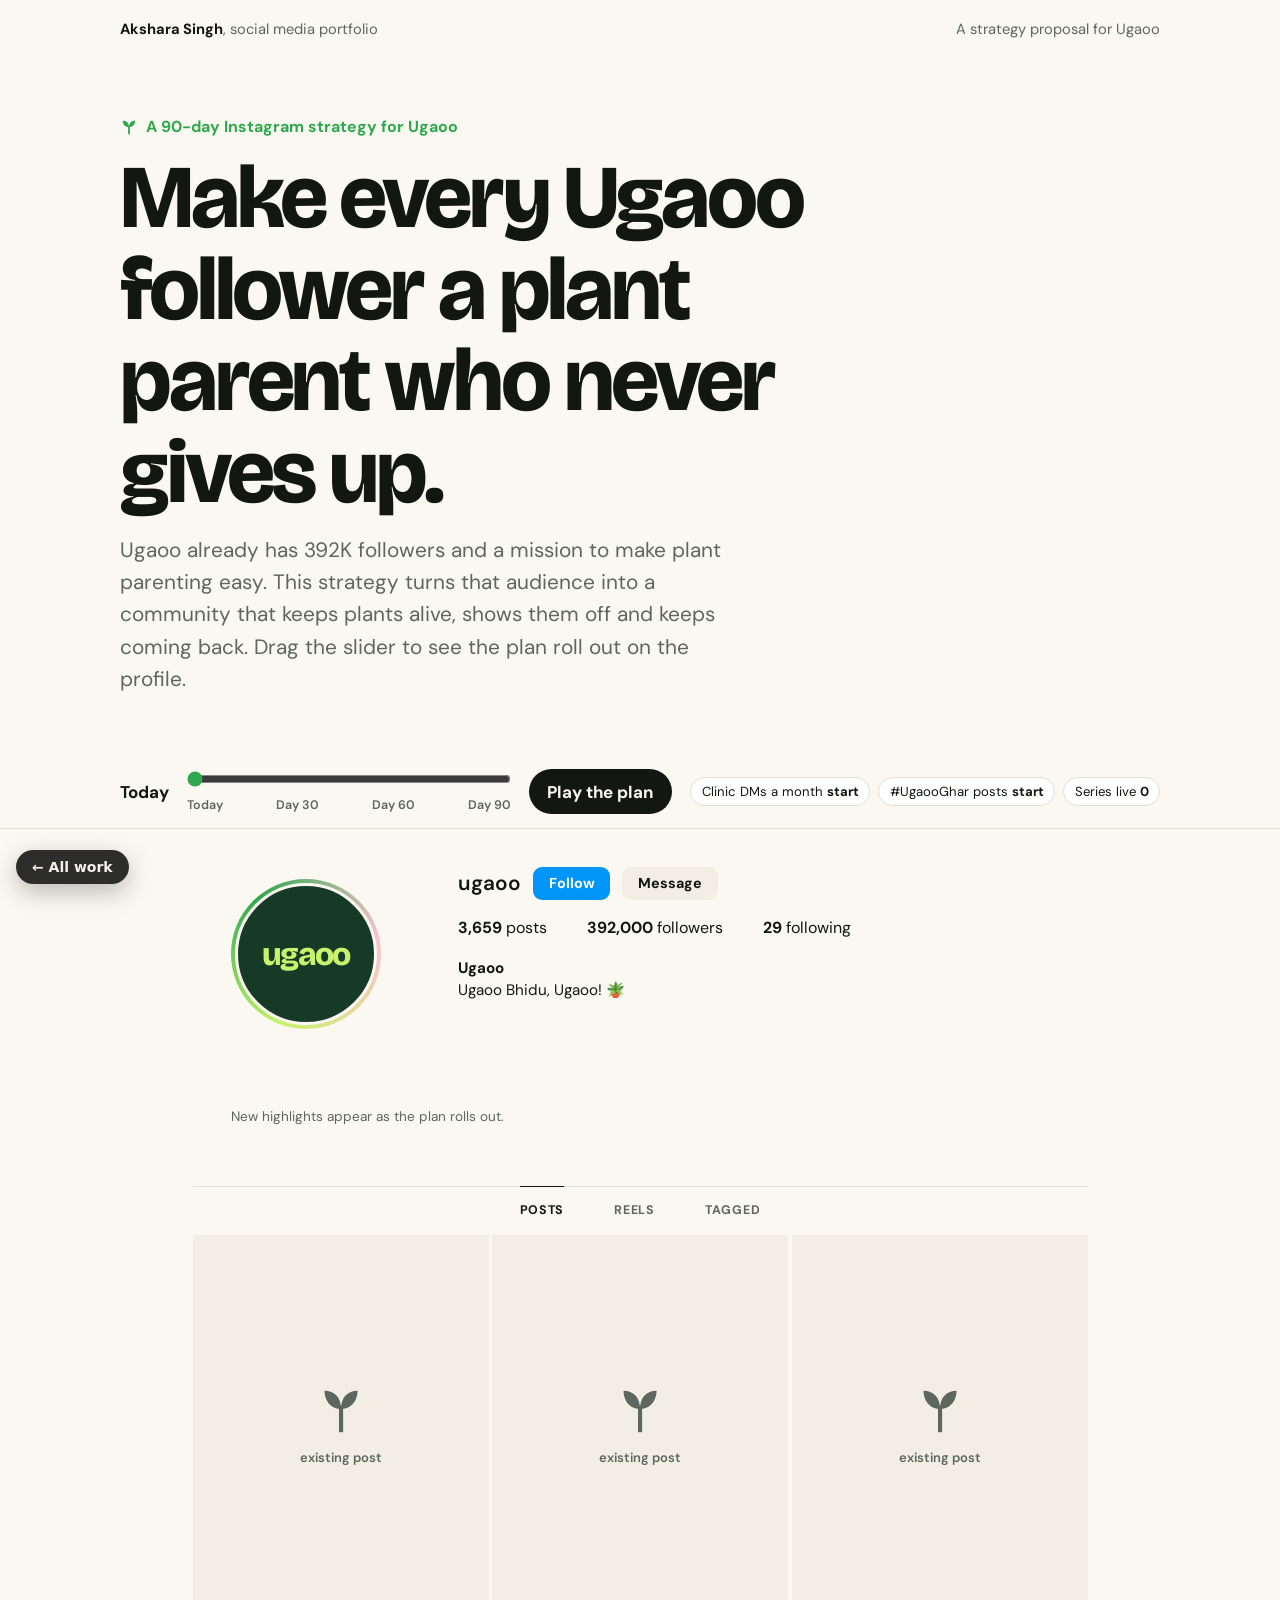
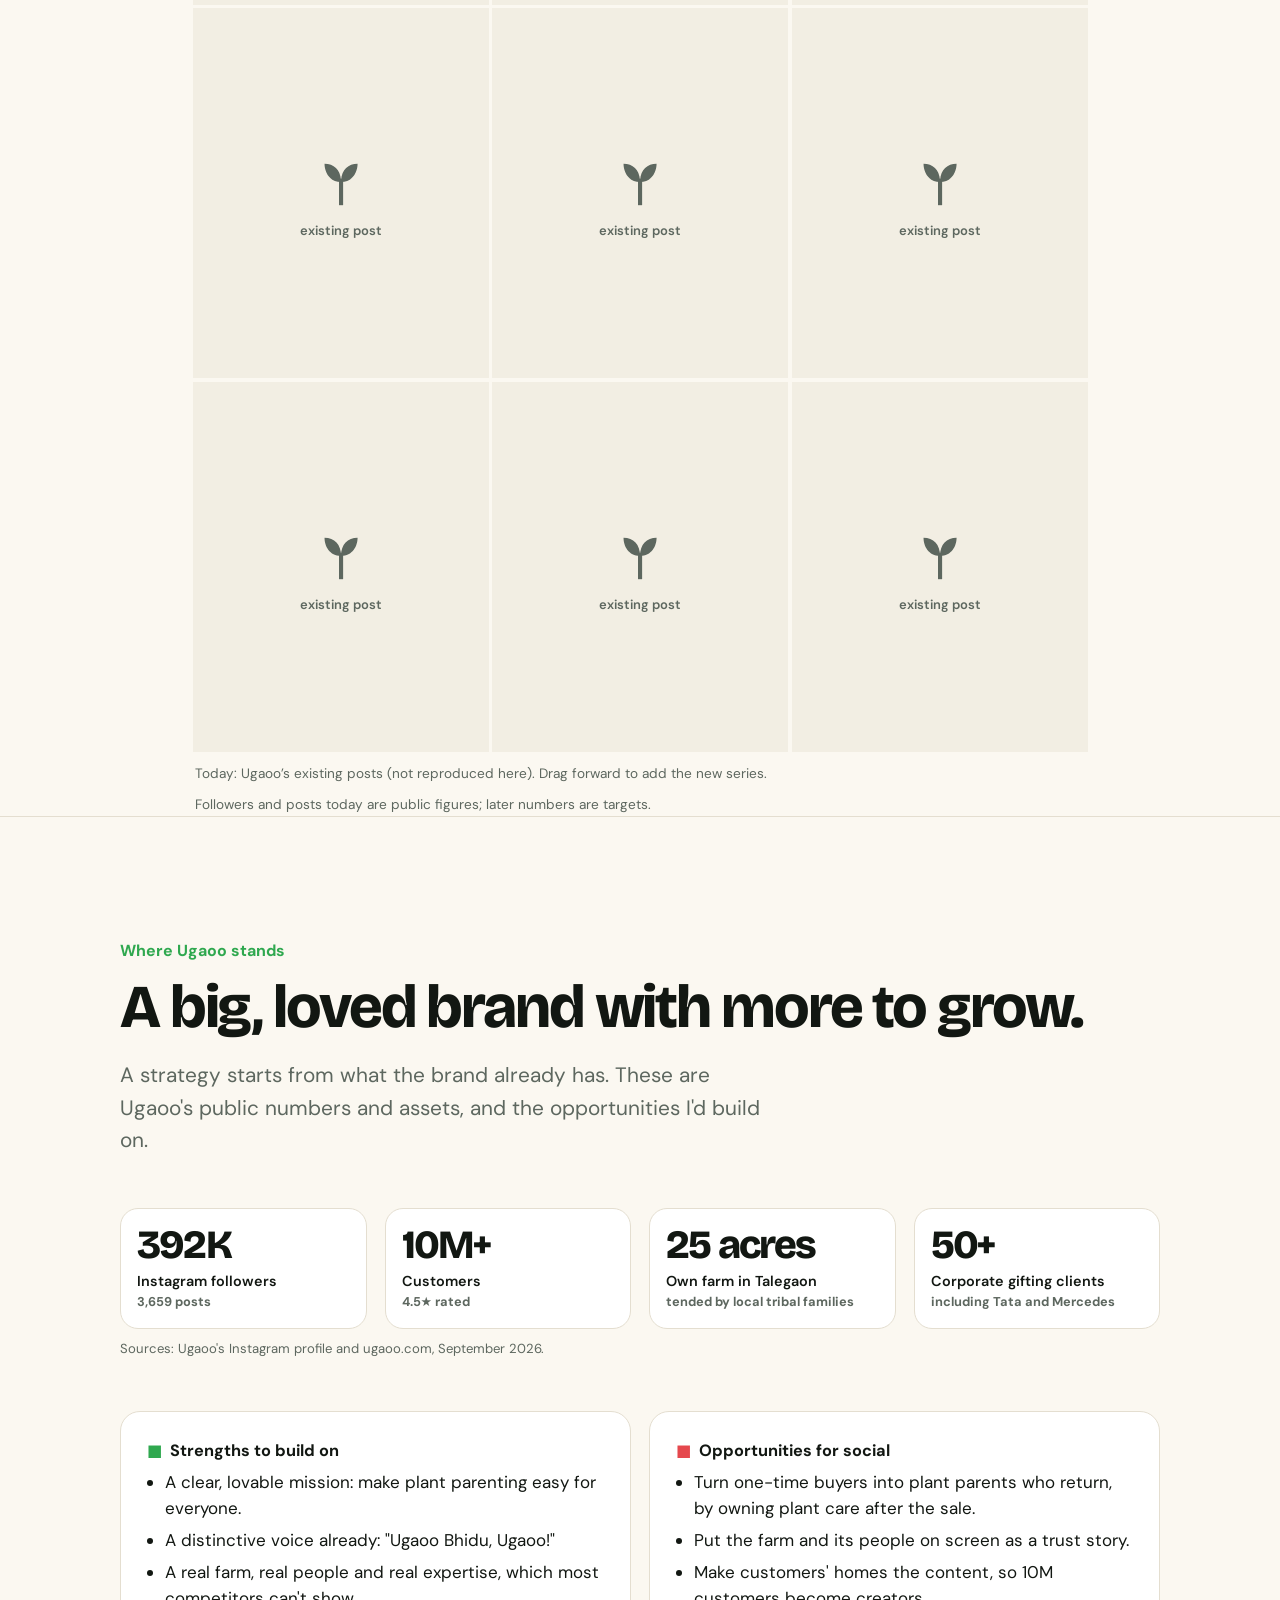
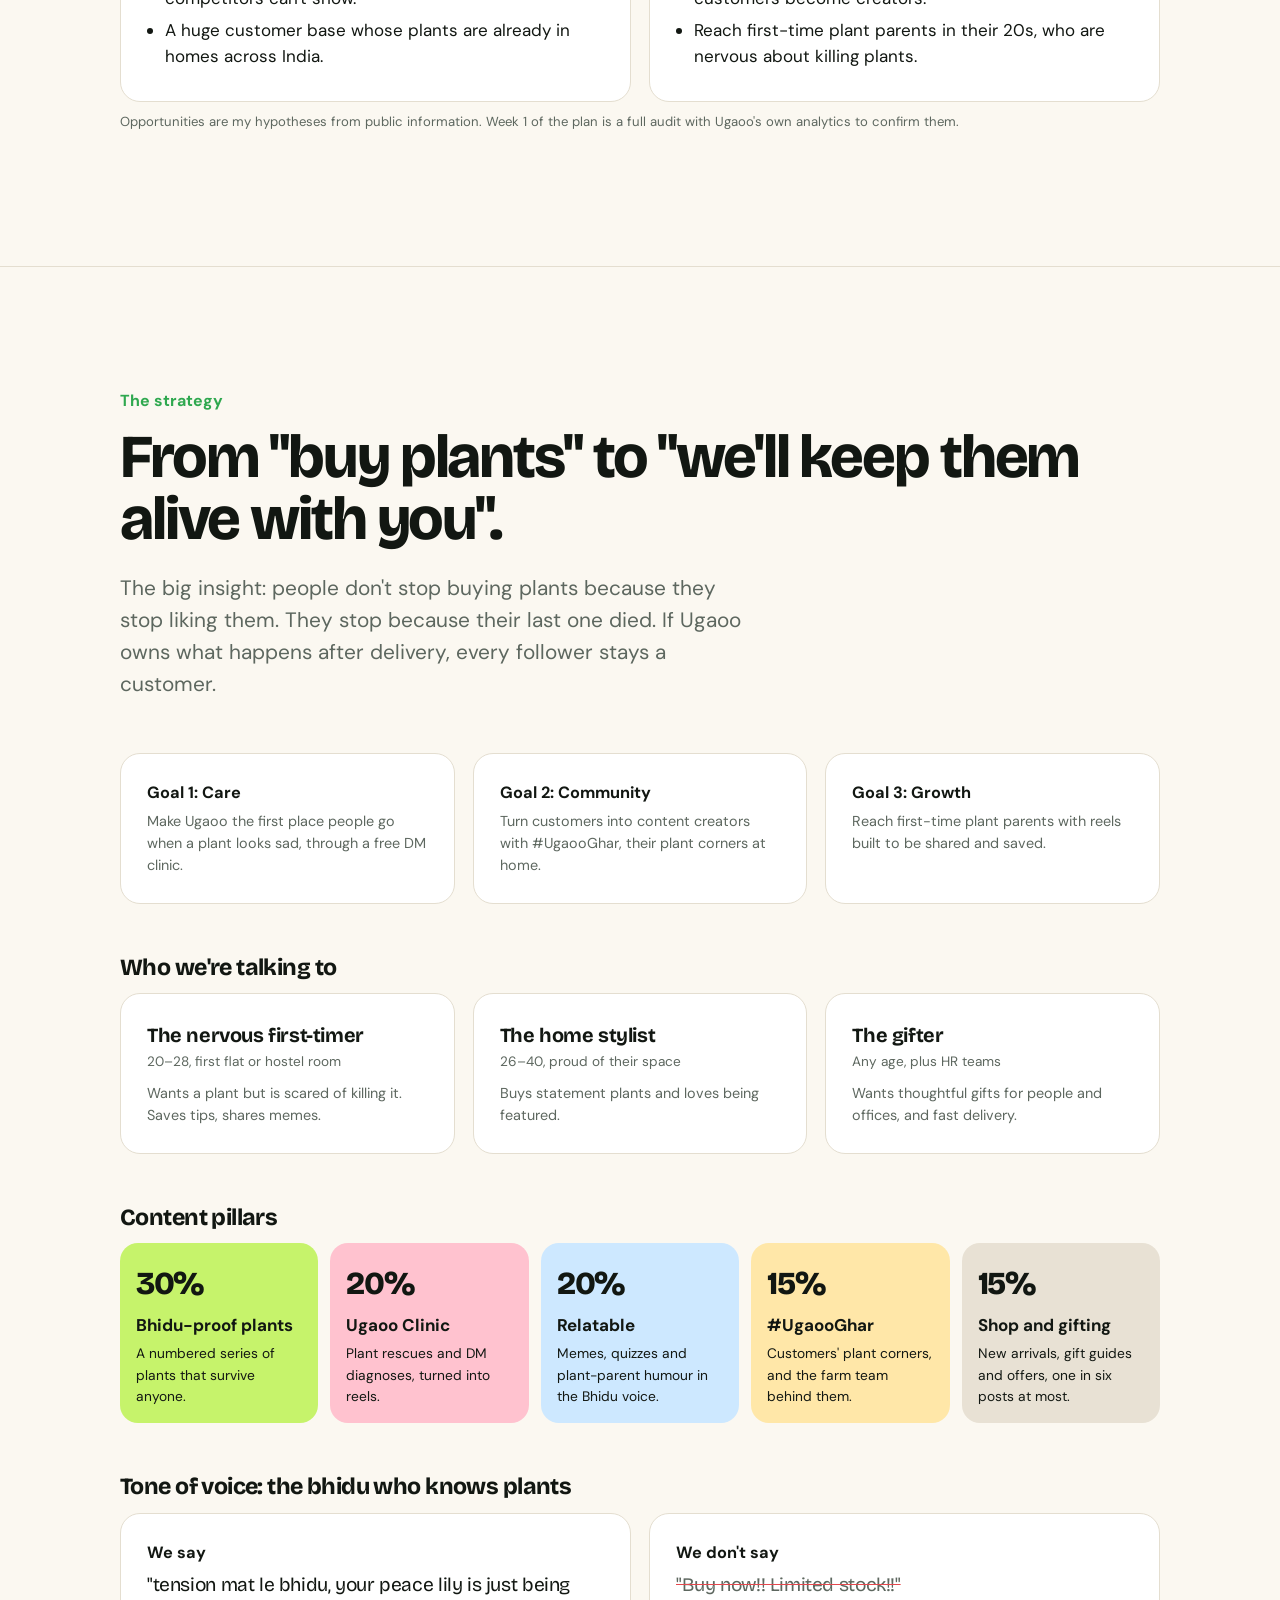
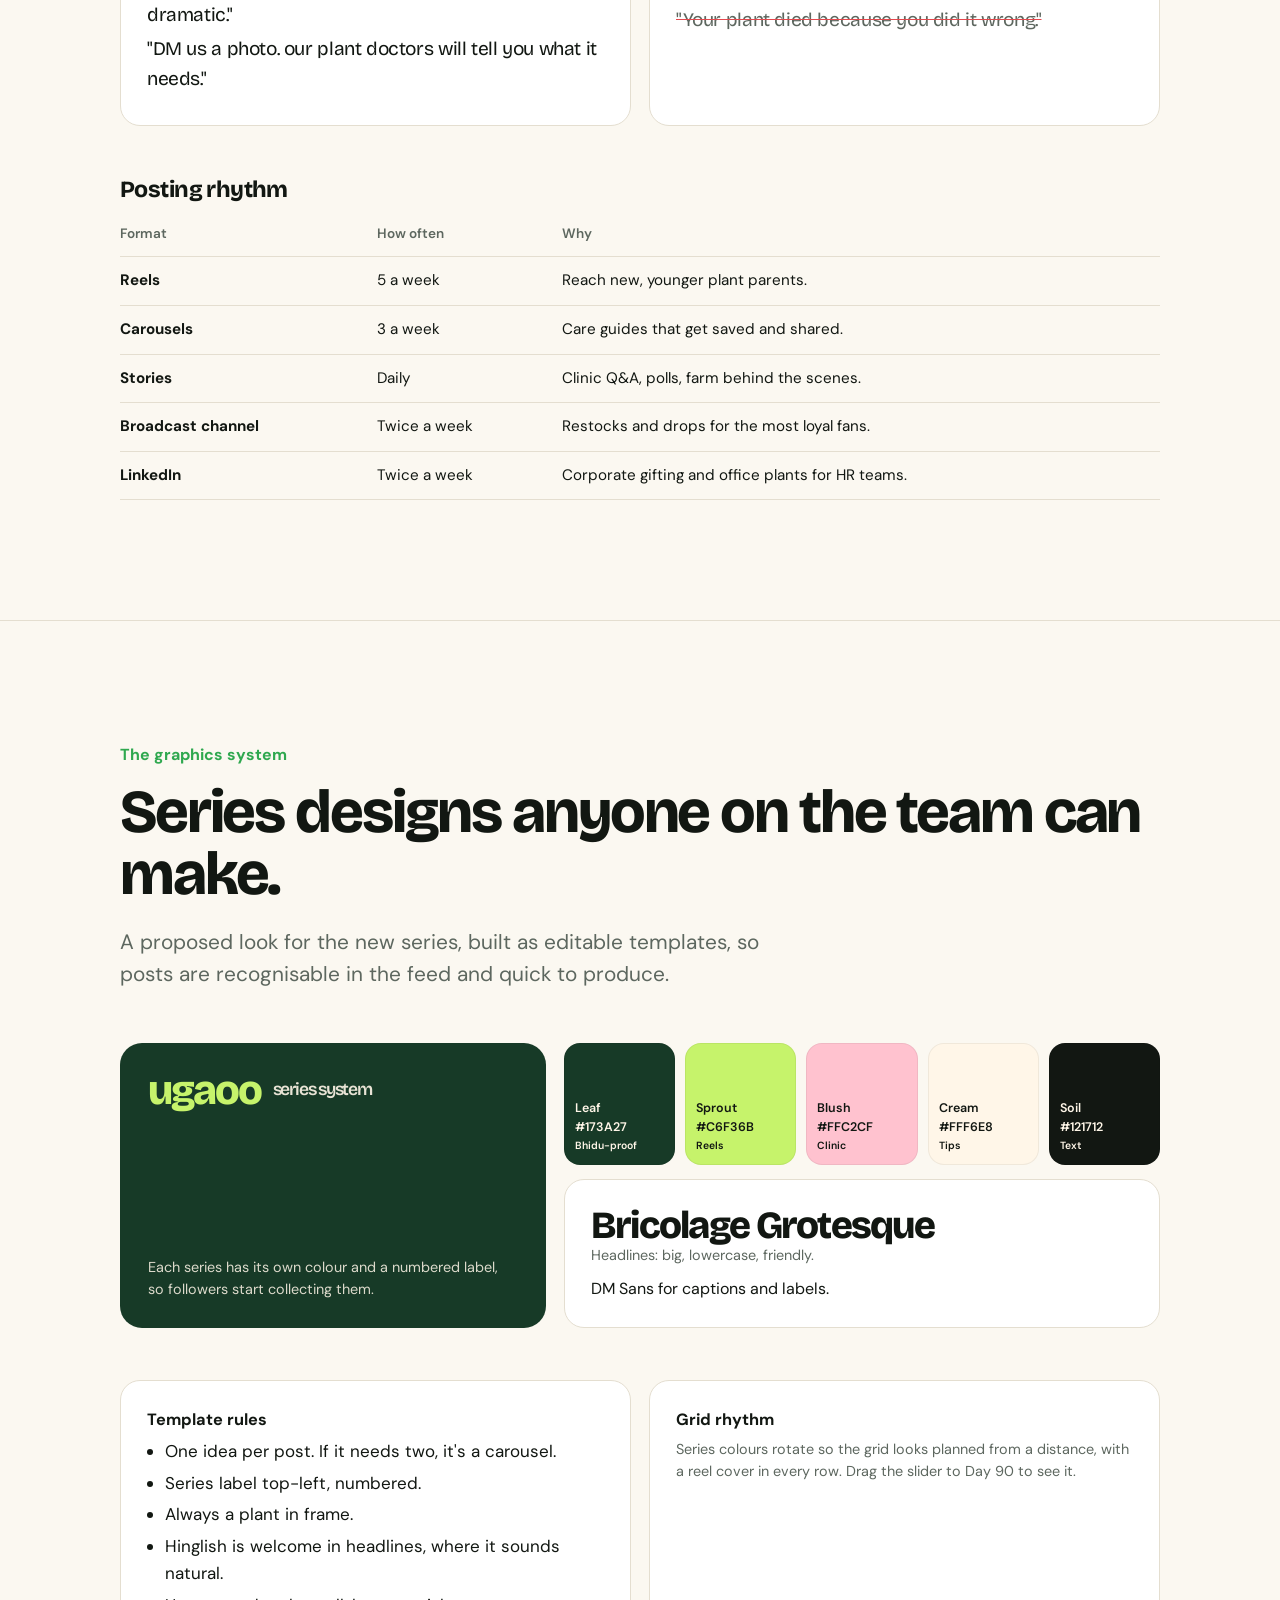
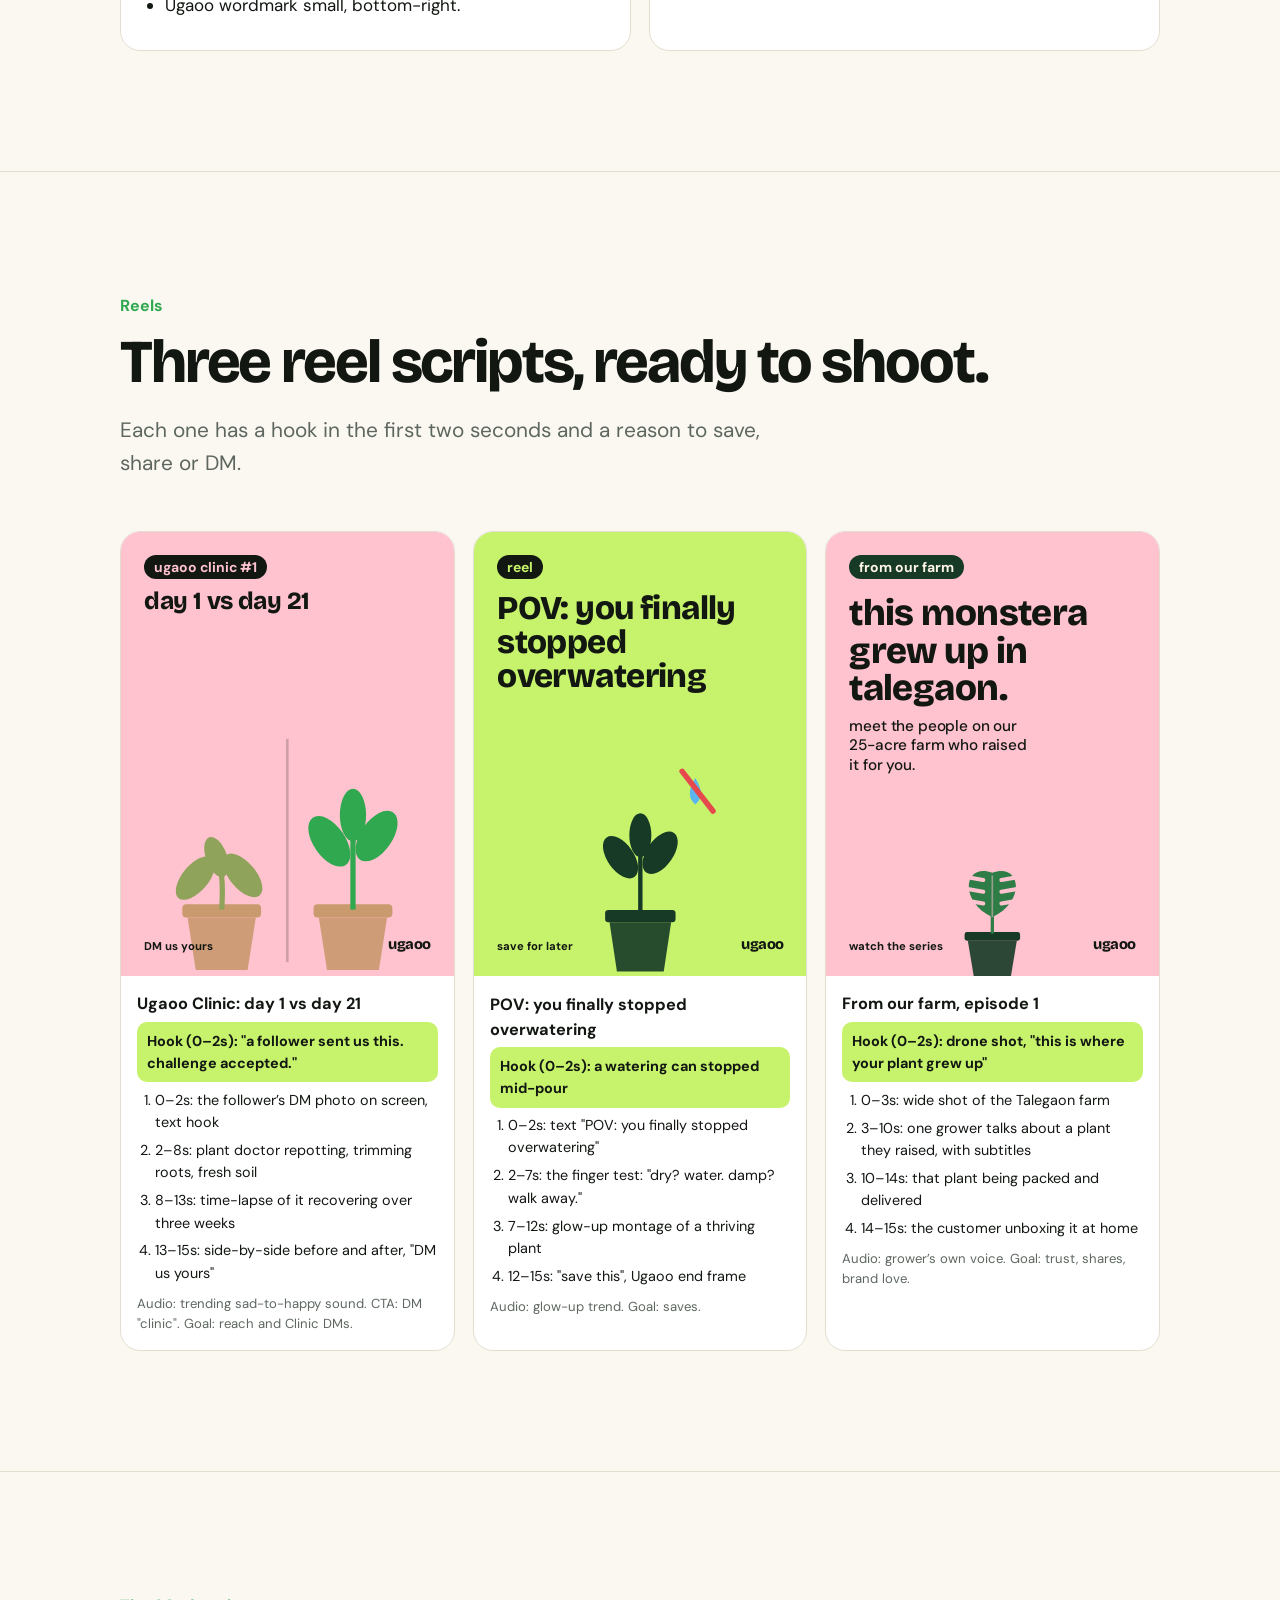
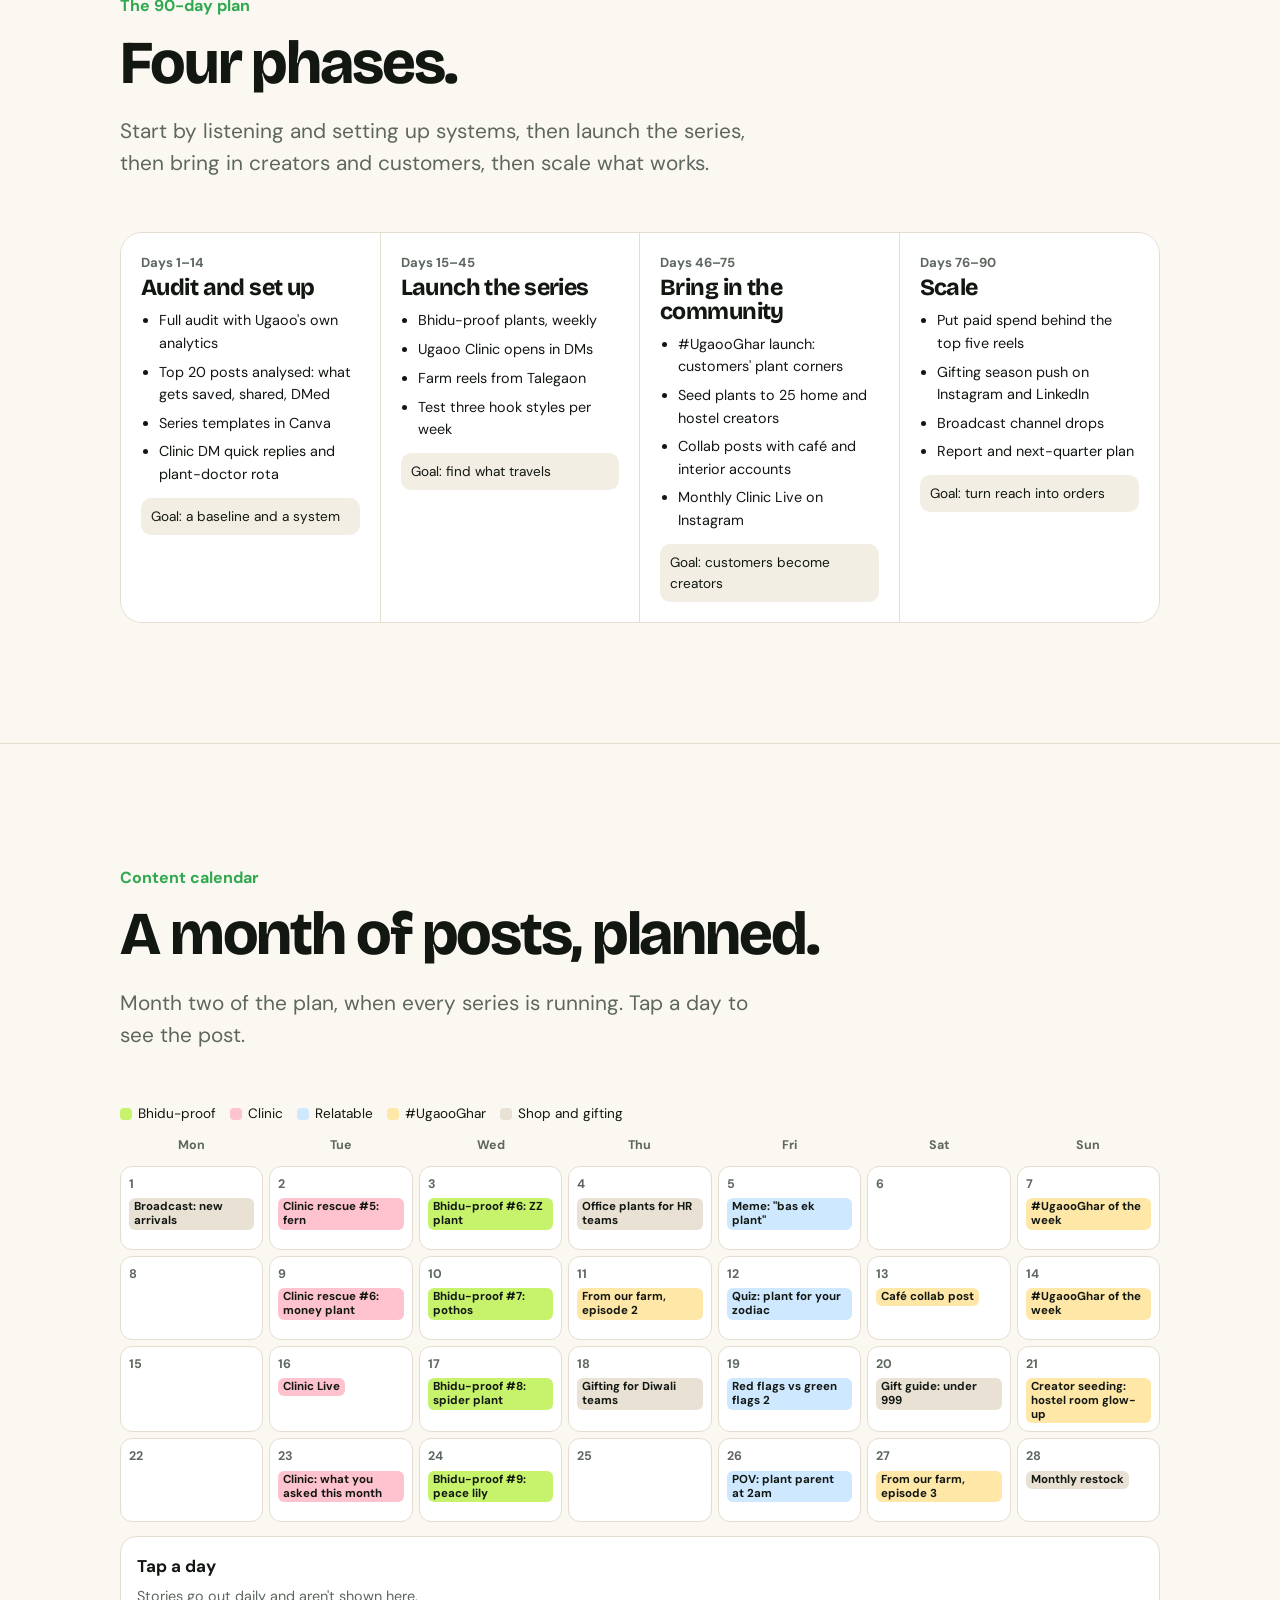
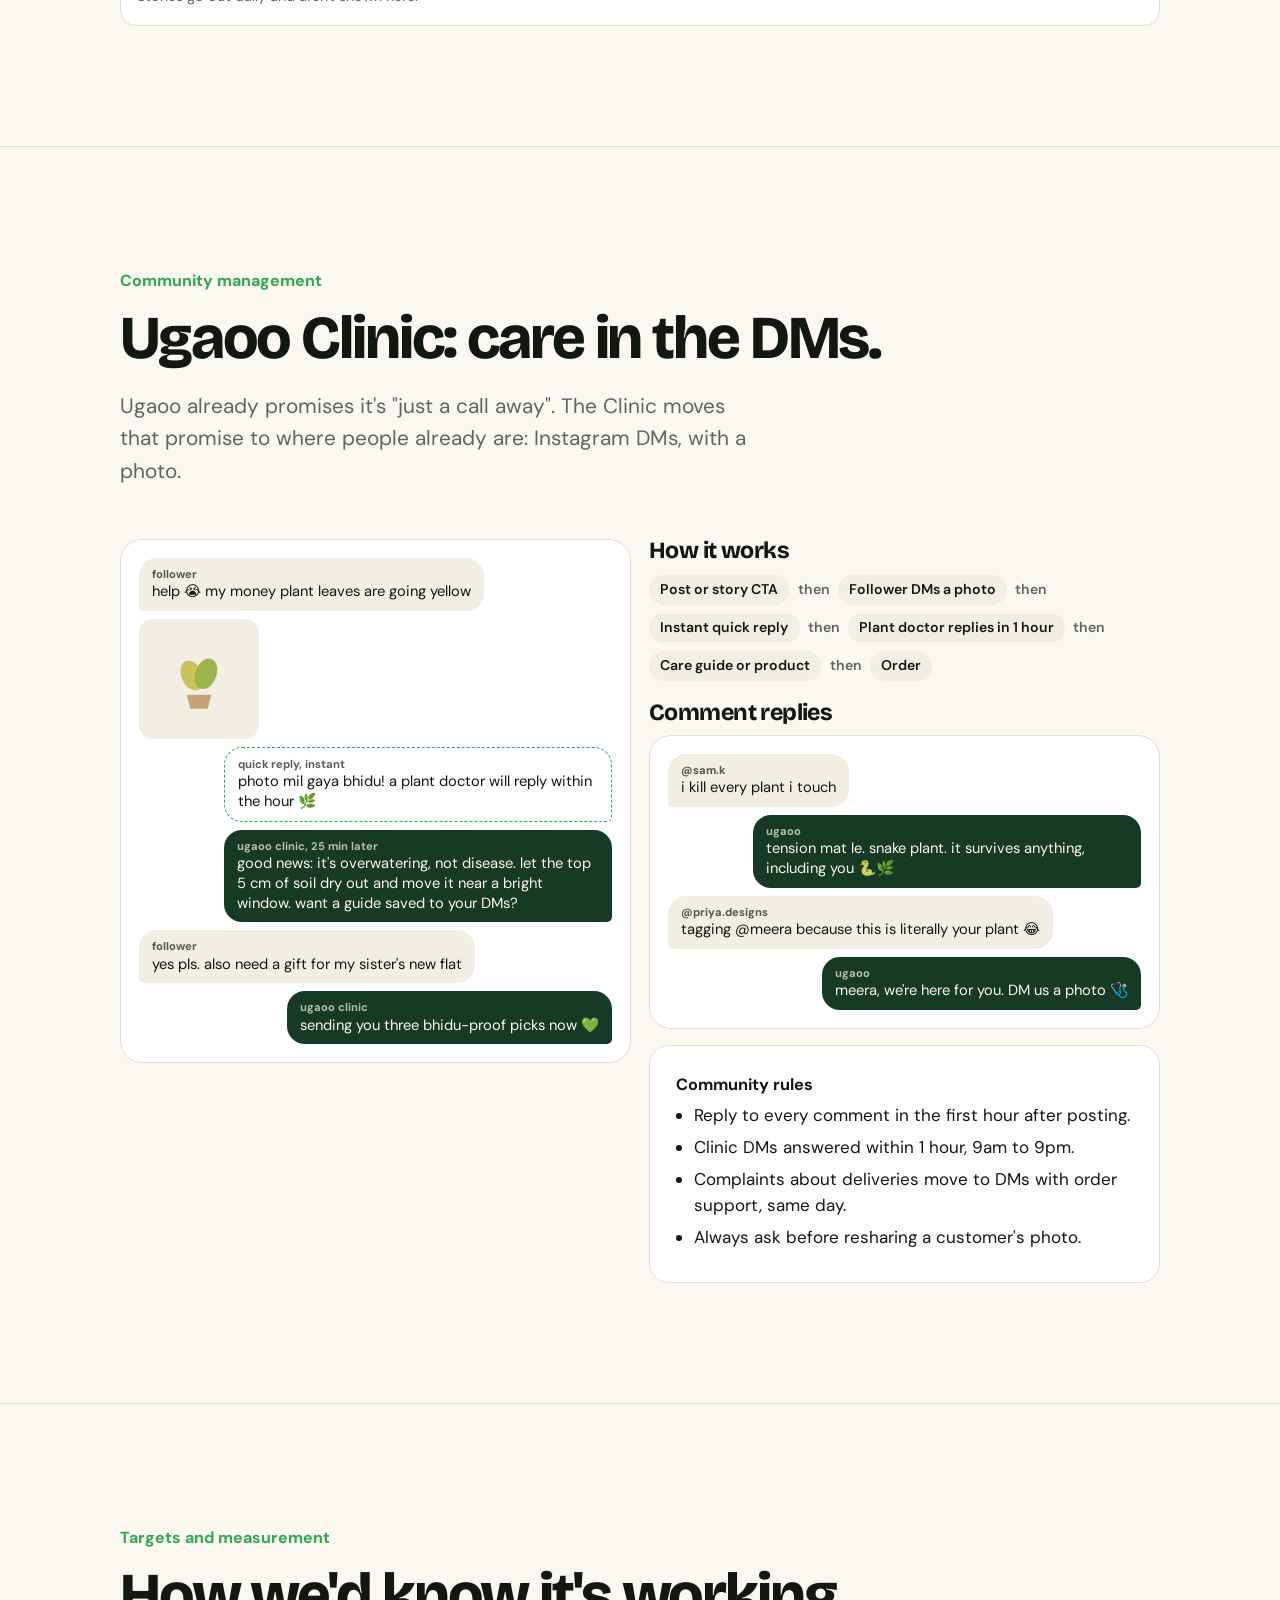
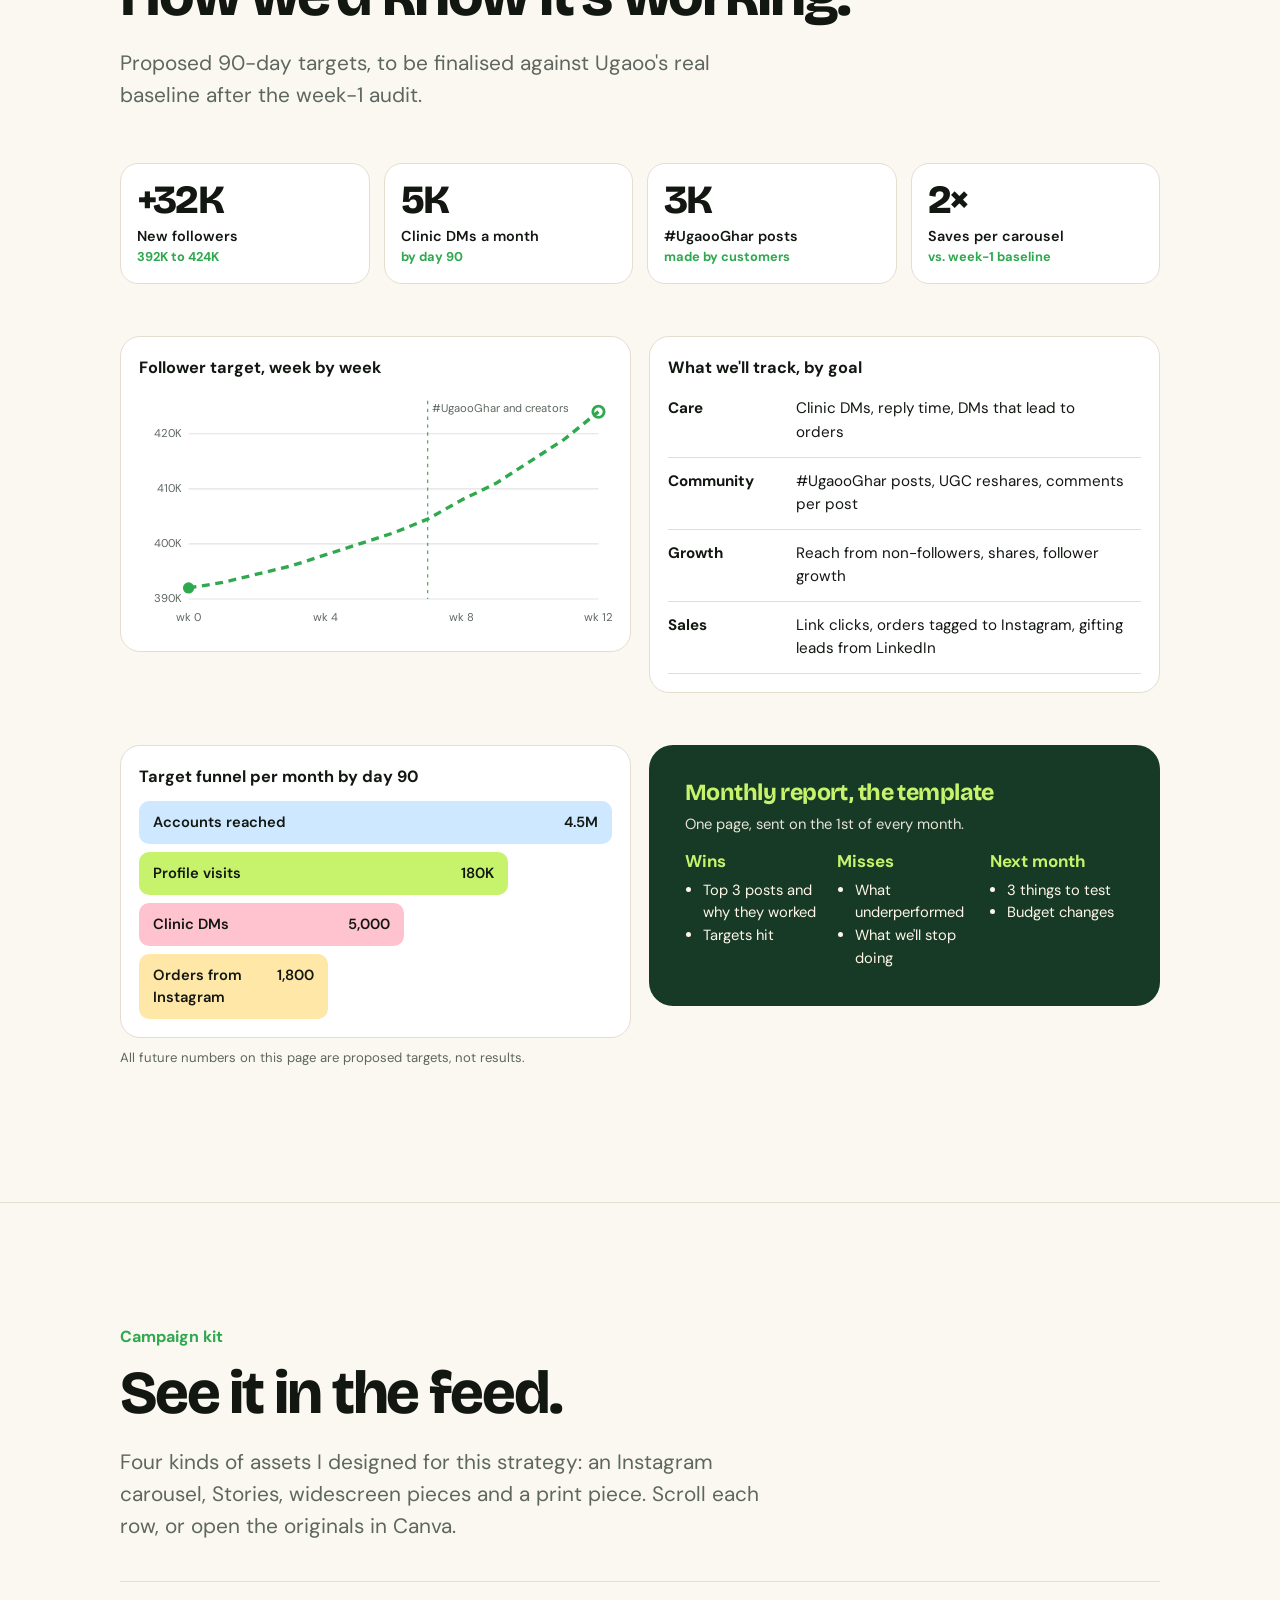
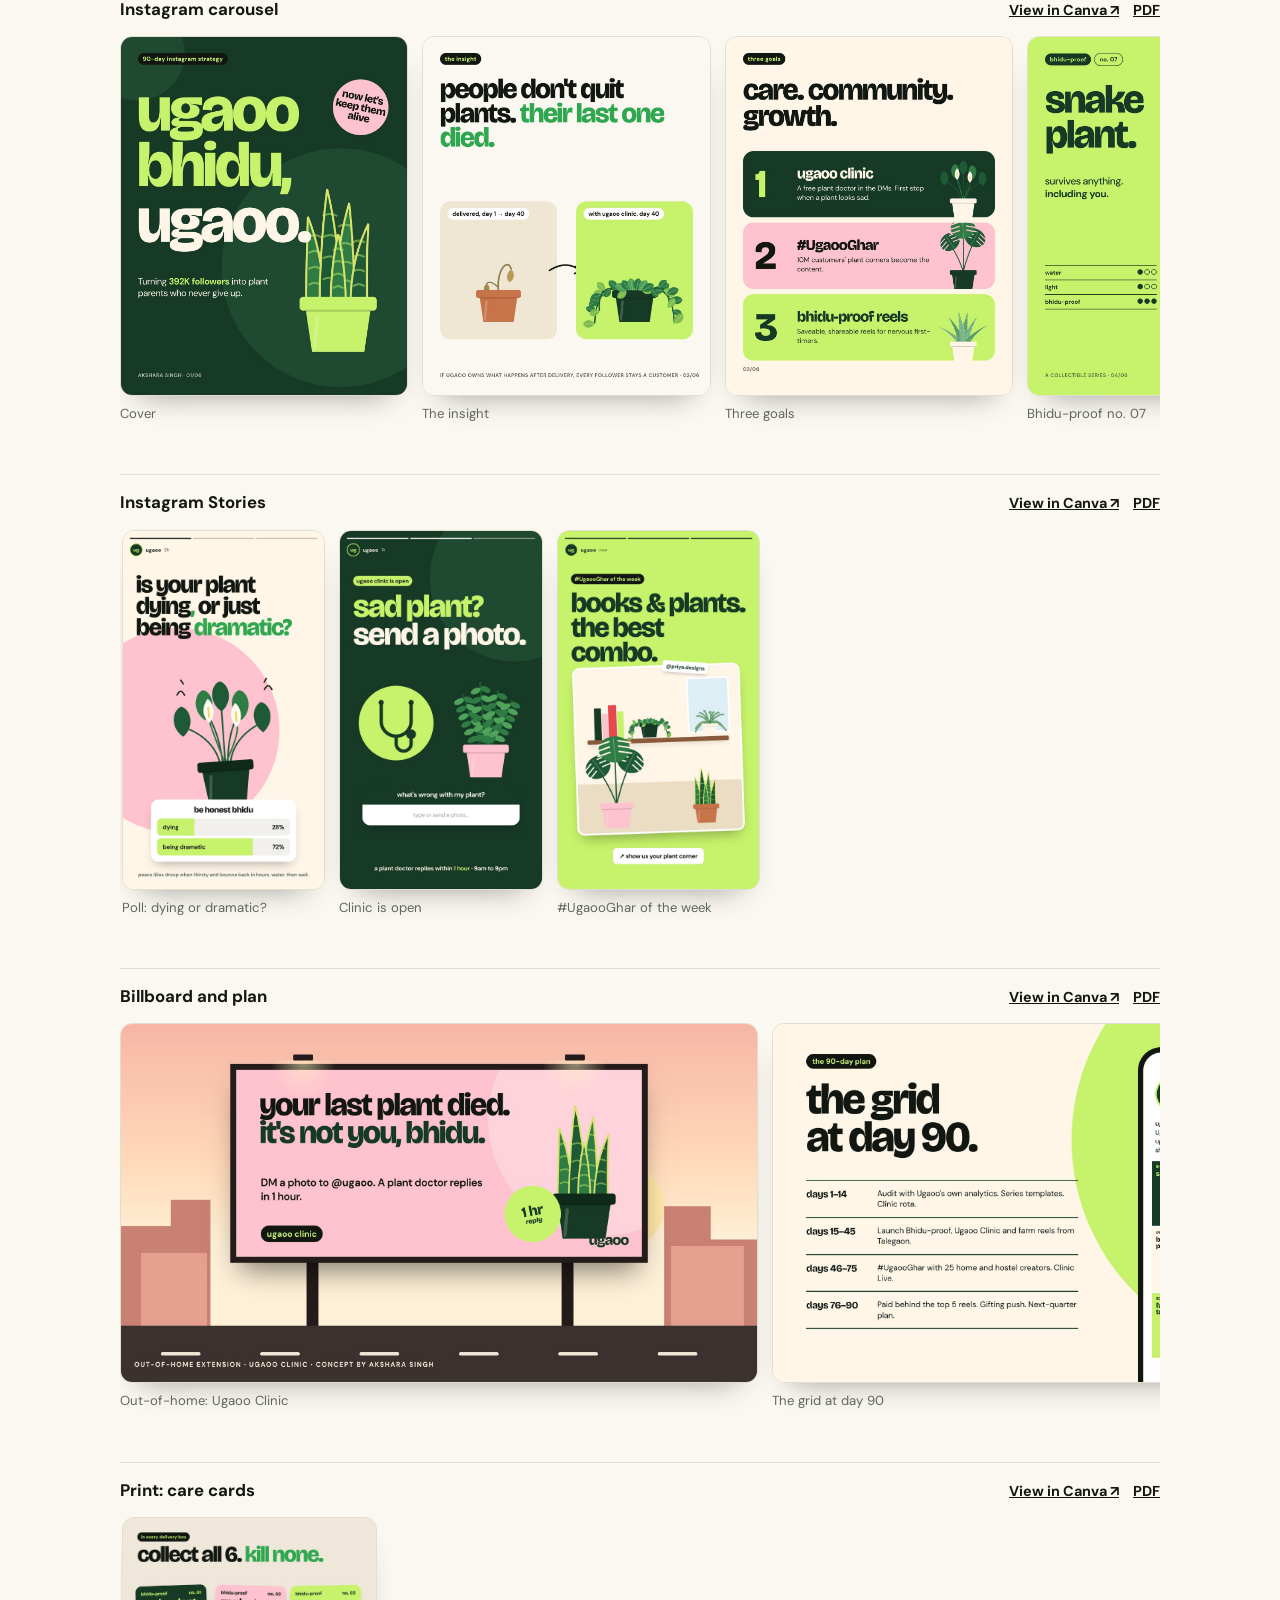
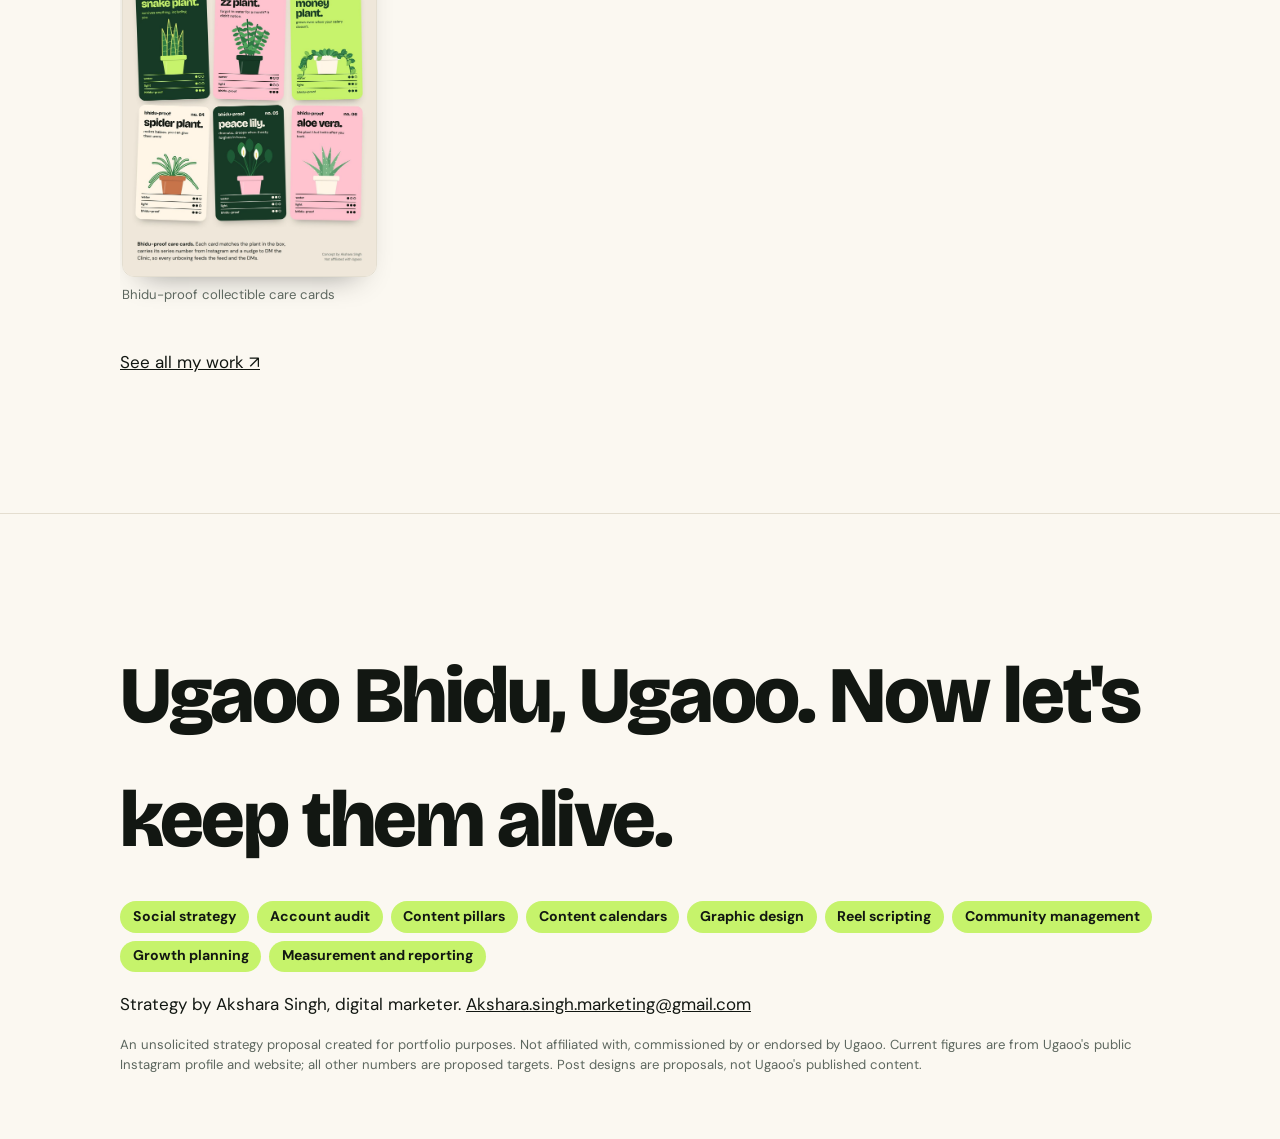
<file: work/ugaoo/index.html>
<!doctype html>
<html lang="en">
<head>
<meta charset="utf-8">
<meta name="viewport" content="width=device-width, initial-scale=1, viewport-fit=cover">
<title>Ugaoo: a 90-day Instagram strategy by Akshara Singh</title>
<meta name="description" content="A 90-day Instagram strategy proposal for Ugaoo: audit, pillars, series designs, reels, calendar, community management and targets. By Akshara Singh.">
<link rel="preconnect" href="https://fonts.googleapis.com">
<link rel="preconnect" href="https://fonts.gstatic.com" crossorigin>
<link href="https://fonts.googleapis.com/css2?family=Bricolage+Grotesque:opsz,wght@12..96,400..800&family=DM+Sans:opsz,wght@9..40,400..700&display=swap" rel="stylesheet">
<style>
:root{
  box-sizing:border-box;
  padding-top:env(safe-area-inset-top,0px);
  padding-bottom:env(safe-area-inset-bottom,0px);
  color-scheme:light dark;
  --moss:#173A27; --sprout:#C6F36B; --cream:#FFF6E8; --blush:#FFC2CF; --ink:#121712; --flag:#2FA84F; --red:#E5484D;
  --bg:#FBF8F1; --fg:#121712; --muted:#5D675F; --line:#E4DED0; --card:#FFFFFF; --soft:#F2EEE3;
}
@media (prefers-color-scheme:dark){
  :root:not([data-theme="light"]){ --bg:#0E1410; --fg:#EEF2EC; --muted:#9BA89E; --line:#243028; --card:#151D18; --soft:#1B241E; }
}
:root[data-theme="dark"]{ --bg:#0E1410; --fg:#EEF2EC; --muted:#9BA89E; --line:#243028; --card:#151D18; --soft:#1B241E; }
*,*::before,*::after{box-sizing:inherit}
html{scroll-padding-top:env(safe-area-inset-top,0px); scroll-behavior:smooth}
body{margin:0; background:var(--bg); color:var(--fg); font-family:"DM Sans",system-ui,-apple-system,"Segoe UI",Roboto,sans-serif; font-size:17px; line-height:1.55}
a{color:inherit}
button{font:inherit; color:inherit}
:focus-visible{outline:3px solid var(--flag); outline-offset:3px; border-radius:6px}
.wrap{max-width:1080px; margin:0 auto; padding:0 20px}
.disp{font-family:"Bricolage Grotesque","DM Sans",system-ui,sans-serif; letter-spacing:-.03em}
h1,h2,h3{font-family:"Bricolage Grotesque","DM Sans",system-ui,sans-serif; letter-spacing:-.035em; margin:0; line-height:1.02; font-weight:750}
h2{font-size:clamp(2.2rem,5.4vw,3.8rem); margin-bottom:.35em}
h3{font-size:1.45rem; margin-bottom:.35em; letter-spacing:-.025em}
h4{margin:0 0 .3em; font-size:1.02rem}
p{margin:0 0 1em}
.lede{font-size:clamp(1.1rem,1.9vw,1.3rem); color:var(--muted); max-width:40rem}
.sm{font-size:.9rem; color:var(--muted)}
.note{font-size:.82rem; color:var(--muted); margin-top:10px}
section{padding:clamp(72px,10vw,120px) 0; border-top:1px solid var(--line)}
.mt{margin-top:clamp(32px,4.5vw,52px)}
.g2{display:grid; grid-template-columns:repeat(2,minmax(0,1fr)); gap:18px}
.g3{display:grid; grid-template-columns:repeat(3,minmax(0,1fr)); gap:18px}
.g4{display:grid; grid-template-columns:repeat(4,minmax(0,1fr)); gap:18px}
.box{background:var(--card); border:1px solid var(--line); border-radius:20px; padding:clamp(18px,2.4vw,26px)}
.kicker{display:inline-flex; align-items:center; gap:8px; font-weight:700; color:var(--flag); margin-bottom:.8rem; font-size:1rem}
.kicker svg{width:18px; height:18px}
.tw{overflow-x:auto}
table{width:100%; border-collapse:collapse; font-size:.95rem}
th,td{text-align:left; vertical-align:top; padding:12px 16px 12px 0; border-bottom:1px solid var(--line)}
th{color:var(--muted); font-weight:600; font-size:.85rem}
td:first-child{font-weight:700; min-width:8rem}

/* ---------- top intro ---------- */
.topbar{display:flex; justify-content:space-between; align-items:center; gap:14px; flex-wrap:wrap; padding:18px 0; font-size:.92rem; color:var(--muted)}
.topbar b{color:var(--fg)}
.intro{padding:clamp(28px,5vw,56px) 0 clamp(28px,4vw,40px)}
.intro h1{font-size:clamp(2.6rem,7vw,5.6rem); max-width:14ch}
.intro .lede{margin-top:1rem}

/* ---------- time machine ---------- */
.machine{position:sticky; top:0; z-index:15; background:color-mix(in srgb,var(--bg) 88%,transparent); backdrop-filter:blur(14px); -webkit-backdrop-filter:blur(14px); border-bottom:1px solid var(--line); padding-top:env(safe-area-inset-top,0px); margin-top:calc(-1 * env(safe-area-inset-top,0px))}
.machine .in{display:flex; align-items:center; gap:18px; flex-wrap:wrap; padding:12px 20px; max-width:1080px; margin:0 auto}
.machine label{font-weight:700; white-space:nowrap}
.scrub{flex:1; min-width:220px; position:relative}
.scrub input{width:100%; accent-color:var(--flag); margin:0}
.scrub .marks{display:flex; justify-content:space-between; font-size:.78rem; color:var(--muted); font-weight:600; margin-top:2px}
.play{border:0; border-radius:999px; background:var(--fg); color:var(--bg); padding:.55em 1.1em; font-weight:700; cursor:pointer; white-space:nowrap}
.chips{display:flex; gap:8px; flex-wrap:wrap}
.chip{background:var(--card); border:1px solid var(--line); border-radius:999px; padding:.25em .8em; font-size:.82rem; white-space:nowrap}
.chip b{font-variant-numeric:tabular-nums}

/* ---------- profile ---------- */
.profile{max-width:935px; margin:28px auto 0; padding:0 20px}
.p-head{display:grid; grid-template-columns:auto minmax(0,1fr); gap:clamp(20px,6vw,80px); align-items:center; padding:10px clamp(0px,3vw,40px) 26px}
.avatar{width:clamp(86px,16vw,150px); aspect-ratio:1; border-radius:50%; padding:4px; background:var(--line); transition:background .5s}
.avatar.ring{background:conic-gradient(from 200deg,var(--sprout),var(--flag),var(--blush),var(--sprout))}
.avatar .in{width:100%; height:100%; border-radius:50%; border:3px solid var(--bg); overflow:hidden; display:grid; place-items:center; transition:background .5s}
.avatar .in.old{background:radial-gradient(60% 60% at 40% 40%,#8a8f7e,#4b4f45); filter:blur(1.2px) saturate(.5)}
.avatar .in.new{background:var(--moss)}
.avatar svg{width:58%; height:58%}
.handle-row{display:flex; align-items:center; gap:12px; flex-wrap:wrap}
.handle{font-size:1.3rem; font-weight:600}
.pbtn{border:0; border-radius:9px; padding:.4em 1.1em; font-weight:700; font-size:.9rem; background:var(--soft); cursor:default}
.pbtn.blue{background:#0095F6; color:#fff}
.stats{display:flex; gap:clamp(18px,4vw,40px); margin:16px 0; font-size:1rem}
.stats b{font-variant-numeric:tabular-nums}
.bio{font-size:.95rem; line-height:1.45; white-space:pre-line; min-height:5.6em}
.bio .nm{font-weight:700; display:block}
.bio .lk{color:#1D6FB8; font-weight:600}
.hls{display:flex; gap:clamp(14px,3vw,34px); padding:6px clamp(0px,3vw,40px) 28px; overflow-x:auto; min-height:118px; scrollbar-width:none}
.hl{border:0; background:transparent; padding:0; display:flex; flex-direction:column; align-items:center; gap:6px; font-size:.78rem; font-weight:600; cursor:pointer; flex:none; animation:pop .4s cubic-bezier(.3,1.4,.5,1)}
@keyframes pop{from{transform:scale(.6); opacity:0}}
.hl span.c{width:72px; height:72px; border-radius:50%; padding:3px; border:1px solid var(--line); display:block}
.hl span.c i{width:100%; height:100%; border-radius:50%; display:grid; place-items:center; font-style:normal; font-size:1.6rem}
.hl-empty{font-size:.85rem; color:var(--muted); align-self:center}
.tabs-ig{display:flex; justify-content:center; gap:50px; border-top:1px solid var(--line); font-size:.78rem; font-weight:700; letter-spacing:.06em}
.tabs-ig span{padding:14px 0; border-top:1.5px solid transparent; margin-top:-1px; color:var(--muted)}
.tabs-ig span.on{border-color:var(--fg); color:var(--fg)}
.pgrid{display:grid; grid-template-columns:repeat(3,minmax(0,1fr)); gap:4px}
.tile{border:0; padding:0; cursor:pointer; position:relative; display:block; background:var(--soft)}
.tile .ico{position:absolute; top:8px; right:8px; z-index:2; width:20px; height:20px; filter:drop-shadow(0 1px 2px rgba(0,0,0,.4))}
.tile.fresh{animation:flip .55s cubic-bezier(.3,.8,.3,1)}
@keyframes flip{from{transform:rotateY(80deg); opacity:.2}}
.tile:hover .art{filter:brightness(.92)}
.caption-strip{display:flex; justify-content:space-between; gap:10px; flex-wrap:wrap; font-size:.85rem; color:var(--muted); padding:12px 2px 0}

/* ---------- post art (container-scaled) ---------- */
.tile,.reel .cover,.dlg .left{container-type:inline-size}
.art{aspect-ratio:4/5; position:relative; overflow:hidden; display:flex; flex-direction:column; padding:7cqw; font-family:"Bricolage Grotesque","DM Sans",system-ui,sans-serif; letter-spacing:-.035em; line-height:1.02; text-align:left; transition:filter .2s}
.art .tag{align-self:flex-start; font-family:"DM Sans",system-ui,sans-serif; font-weight:700; letter-spacing:0; font-size:4.2cqw; padding:1.4cqw 3cqw; border-radius:99px}
.art .h1{font-size:11cqw; font-weight:800; margin-top:4cqw}
.art .h2{font-size:7.4cqw; font-weight:750}
.art .b{font-family:"DM Sans",system-ui,sans-serif; letter-spacing:-.01em; font-size:4.6cqw; line-height:1.25; font-weight:500}
.art .foot{margin-top:auto; display:flex; justify-content:space-between; align-items:flex-end; font-family:"DM Sans",system-ui,sans-serif; letter-spacing:0; font-size:3.4cqw; font-weight:700}
.art svg.ill{position:absolute; pointer-events:none}
.logo-mini{display:inline-flex; align-items:center; gap:1.2cqw}
.logo-mini svg{width:5cqw; height:5cqw}
.old{background:#5f6258; color:#fff; font-family:Arial,Helvetica,sans-serif; letter-spacing:0; justify-content:center; align-items:center; text-align:center}
.old .ot{font-size:9cqw; font-weight:700; text-shadow:0 0 6px rgba(0,0,0,.6)}
.old::before{content:""; position:absolute; inset:0; background:radial-gradient(70% 50% at 50% 70%,rgba(80,110,70,.7),transparent),linear-gradient(180deg,rgba(0,0,0,.35),rgba(0,0,0,.1)); filter:blur(2px)}
.old .ot{position:relative}
.old{filter:saturate(.55) contrast(.9)}

/* ---------- modal ---------- */
dialog{border:0; padding:0; border-radius:22px; max-width:min(960px,94vw); width:100%; background:var(--card); color:var(--fg); box-shadow:0 40px 80px -30px rgba(0,0,0,.5)}
dialog::backdrop{background:rgba(10,15,11,.72)}
.dlg{display:grid; grid-template-columns:minmax(0,1fr) minmax(0,1fr)}
.dlg .left{background:#000}
.dlg .right{padding:22px 24px; max-height:min(84vh,760px); overflow-y:auto; display:flex; flex-direction:column; gap:14px}
.dlg .who{display:flex; align-items:center; gap:10px; font-weight:700; font-size:.95rem; padding-bottom:12px; border-bottom:1px solid var(--line)}
.dlg .who i{width:32px; height:32px; border-radius:50%; background:var(--moss); display:grid; place-items:center}
.dlg .who i svg{width:18px; height:18px}
.dlg .cap{font-size:.95rem; white-space:pre-line}
.dlg .why{background:var(--soft); border-radius:14px; padding:14px}
.dlg .why b{display:block; color:var(--flag); font-size:.85rem; margin-bottom:.3rem}
.dlg .meta{display:flex; gap:8px; flex-wrap:wrap}
.dlg .close{align-self:flex-end; border:0; background:var(--soft); border-radius:999px; padding:.35em .9em; cursor:pointer; font-weight:700}
.dlg .nums{display:grid; grid-template-columns:repeat(3,1fr); gap:8px; text-align:center}
.dlg .nums div{background:var(--soft); border-radius:12px; padding:8px}
.dlg .nums b{display:block; font-size:1.1rem}
.dlg .nums span{font-size:.72rem; color:var(--muted)}

/* ---------- sections ---------- */
.before{display:grid; grid-template-columns:repeat(2,minmax(0,1fr)); gap:18px}
.before .box h4{display:flex; align-items:center; gap:8px}
.flag{display:inline-block; width:14px; height:16px}
.persona b{font-family:"Bricolage Grotesque",system-ui,sans-serif; font-size:1.25rem; letter-spacing:-.02em}
.persona .who{font-size:.85rem; color:var(--muted)}
.pillars{display:grid; grid-template-columns:repeat(5,minmax(0,1fr)); gap:12px}
.pil{border-radius:18px; padding:16px; color:var(--ink)}
.pil .pc{font-family:"Bricolage Grotesque",system-ui,sans-serif; font-size:2rem; font-weight:800; letter-spacing:-.04em}
.pil b{display:block; margin:.2rem 0 .3rem}
.pil p{font-size:.86rem; margin:0}
.voice{display:grid; grid-template-columns:repeat(2,minmax(0,1fr)); gap:18px}
.voice .say{font-family:"Bricolage Grotesque",system-ui,sans-serif; font-size:1.2rem; letter-spacing:-.02em; margin:.3rem 0}
.say.no{text-decoration:line-through; text-decoration-color:var(--red); color:var(--muted)}

/* brand kit */
.kit{display:grid; grid-template-columns:minmax(0,1fr) minmax(0,1.4fr); gap:18px}
.logo-box{background:var(--moss); color:var(--cream); border-radius:22px; padding:28px; display:flex; flex-direction:column; justify-content:space-between; min-height:260px}
.logo-lock{display:flex; align-items:center; gap:12px; font-family:"Bricolage Grotesque",system-ui,sans-serif; font-weight:800; font-size:1.9rem; letter-spacing:-.04em; line-height:.95}
.logo-lock svg{width:56px; height:56px}
.sw{display:grid; grid-template-columns:repeat(5,minmax(0,1fr)); gap:10px}
.sw div{border-radius:16px; aspect-ratio:1/1.1; padding:10px; display:flex; flex-direction:column; justify-content:flex-end; font-size:.78rem; font-weight:600; color:var(--ink); border:1px solid rgba(0,0,0,.06)}
.types{margin-top:14px}
.types .t1{font-family:"Bricolage Grotesque",system-ui,sans-serif; font-weight:800; font-size:2.4rem; letter-spacing:-.045em; line-height:1}
.types .t2{font-family:"DM Sans",system-ui,sans-serif; font-size:1rem}
.rules{margin:0; padding-left:1.1rem}
.rules li{margin-bottom:.35rem}

/* reels */
.reels{display:grid; grid-template-columns:repeat(3,minmax(0,1fr)); gap:18px}
.reel{background:var(--card); border:1px solid var(--line); border-radius:20px; overflow:hidden}
.reel .cover{aspect-ratio:9/12}
.reel .cover .art{aspect-ratio:auto; height:100%}
.reel .sc{padding:16px}
.reel ol{margin:.4rem 0 0; padding-left:1.15rem; font-size:.9rem}
.reel ol li{margin-bottom:.35rem}
.reel .hook{background:var(--sprout); color:var(--ink); border-radius:10px; padding:8px 10px; font-weight:700; font-size:.9rem}
.reel .meta{font-size:.82rem; color:var(--muted); margin-top:.6rem}

/* playbook */
.phases{display:grid; grid-template-columns:repeat(4,minmax(0,1fr)); gap:0; border:1px solid var(--line); border-radius:22px; overflow:hidden}
.ph{padding:20px; border-right:1px solid var(--line); background:var(--card)}
.ph:last-child{border-right:0}
.ph .wk{font-size:.82rem; font-weight:700; color:var(--muted)}
.ph h3{margin:.2rem 0 .6rem}
.ph ul{margin:0; padding-left:1.1rem; font-size:.9rem}
.ph li{margin-bottom:.4rem}
.ph .goal{margin-top:.8rem; font-size:.85rem; background:var(--soft); border-radius:10px; padding:8px 10px}

/* calendar */
.legend{display:flex; gap:14px; flex-wrap:wrap; font-size:.85rem; margin-bottom:12px}
.legend span{display:inline-flex; align-items:center; gap:6px}
.legend i{width:12px; height:12px; border-radius:4px; display:inline-block}
.cal{display:grid; grid-template-columns:repeat(7,minmax(0,1fr)); gap:6px}
.cal .dh{font-size:.78rem; font-weight:700; color:var(--muted); text-align:center; padding-bottom:4px}
.cal button{border:1px solid var(--line); background:var(--card); border-radius:12px; min-height:84px; padding:8px; text-align:left; cursor:pointer; display:flex; flex-direction:column; gap:4px}
.cal button[aria-pressed="true"]{outline:2.5px solid var(--fg); outline-offset:-1px}
.cal .dn{font-size:.78rem; font-weight:700; color:var(--muted)}
.cal .ev{font-size:.72rem; font-weight:700; border-radius:6px; padding:2px 5px; color:var(--ink); line-height:1.2}
.day-detail{margin-top:14px; background:var(--card); border:1px solid var(--line); border-radius:16px; padding:16px; min-height:90px}

/* community */
.chat{background:var(--card); border:1px solid var(--line); border-radius:22px; padding:18px; display:flex; flex-direction:column; gap:8px}
.bub{max-width:82%; padding:9px 13px; border-radius:18px; font-size:.92rem; line-height:1.35; width:fit-content}
.bub.in{background:var(--soft); border-bottom-left-radius:5px}
.bub.out{background:var(--moss); color:var(--cream); margin-left:auto; border-bottom-right-radius:5px}
.bub.auto{background:transparent; border:1.5px dashed var(--flag); margin-left:auto; border-bottom-right-radius:5px}
.bub small{display:block; font-size:.7rem; opacity:.7; font-weight:700}
.photo-bub{width:120px; aspect-ratio:1; border-radius:14px; background:var(--soft); display:grid; place-items:center}
.flow{display:flex; gap:8px; flex-wrap:wrap; align-items:center; font-size:.88rem; font-weight:600}
.flow span{background:var(--soft); border-radius:999px; padding:.3em .8em}
.flow em{font-style:normal; color:var(--muted)}

/* analytics */
.dash{display:grid; grid-template-columns:repeat(4,minmax(0,1fr)); gap:14px}
.kpi{background:var(--card); border:1px solid var(--line); border-radius:18px; padding:16px}
.kpi .v{font-family:"Bricolage Grotesque",system-ui,sans-serif; font-size:clamp(1.9rem,3.4vw,2.5rem); font-weight:800; letter-spacing:-.045em; line-height:1}
.kpi .l{font-weight:600; font-size:.9rem; margin-top:.3rem}
.kpi .d{font-size:.8rem; color:var(--flag); font-weight:700}
.chartbox{background:var(--card); border:1px solid var(--line); border-radius:20px; padding:18px}
.chartbox svg{width:100%; height:auto; display:block}
.chartbox .ax{font-size:10px; fill:var(--muted)}
.funnel{display:flex; flex-direction:column; gap:8px}
.funnel div{border-radius:10px; padding:10px 14px; display:flex; justify-content:space-between; font-weight:600; font-size:.92rem; color:var(--ink)}
.report{background:var(--moss); color:var(--cream); border-radius:24px; padding:clamp(22px,3.4vw,36px)}
.report h3{color:var(--sprout)}
.report .cols{display:grid; grid-template-columns:repeat(3,minmax(0,1fr)); gap:18px; margin-top:12px}
.report ul{margin:.3rem 0 0; padding-left:1.1rem; font-size:.92rem}
.report b{color:var(--sprout)}

footer{padding:clamp(70px,10vw,120px) 0 50px; border-top:1px solid var(--line)}
footer .big{font-size:clamp(2.4rem,7vw,5rem)}
.skills{display:flex; flex-wrap:wrap; gap:8px; margin:1.2rem 0}
.skills span{background:var(--sprout); color:var(--ink); border-radius:999px; padding:.35em .9em; font-weight:700; font-size:.88rem}

@media (max-width:900px){
  .g3,.g4,.dash,.reels{grid-template-columns:repeat(2,minmax(0,1fr))}
  .pillars{grid-template-columns:repeat(2,minmax(0,1fr))}
  .g2,.before,.voice,.kit,.report .cols{grid-template-columns:1fr}
  .phases{grid-template-columns:repeat(2,minmax(0,1fr))}
  .ph:nth-child(2){border-right:0} .ph:nth-child(-n+2){border-bottom:1px solid var(--line)}
  .dlg{grid-template-columns:1fr}
  .dlg .left .art{max-height:52vh; aspect-ratio:auto; height:52vh}
}
@media (max-width:600px){
  .g3,.g4,.reels,.phases,.pillars{grid-template-columns:1fr}
  .ph{border-right:0!important; border-bottom:1px solid var(--line)}
  .dash{grid-template-columns:repeat(2,minmax(0,1fr))}
  .p-head{grid-template-columns:1fr; justify-items:start}
  .cal button{min-height:64px; padding:5px}
  .cal .ev{font-size:.6rem}
  .sw{grid-template-columns:repeat(3,minmax(0,1fr))}
  .tabs-ig{gap:28px}
  .machine .chips{display:none}
}
@media (prefers-reduced-motion:reduce){
  html{scroll-behavior:auto}
  .tile.fresh,.hl{animation:none}
}
.ugmark{font-family:"Bricolage Grotesque",system-ui,sans-serif; font-weight:800; letter-spacing:-.05em; color:var(--sprout); font-size:clamp(1.1rem,3.4vw,2rem)}
.ugmark.sm{font-size:.62rem; letter-spacing:-.03em}
.ugmark.lg{font-size:2.6rem}
.exist-art{background:var(--soft); color:var(--muted); align-items:center; justify-content:center; gap:3cqw; font-family:"DM Sans",system-ui,sans-serif; letter-spacing:0; font-size:4.4cqw; font-weight:600}
.tile.exist{cursor:default}
.kpi .v{white-space:nowrap}
.cal button{min-width:0; overflow:hidden}
.cal .ev{overflow-wrap:anywhere; hyphens:auto}
/* campaign kit */
.ck-g{margin-top:2.4rem}
.ck-gh{display:flex; flex-wrap:wrap; align-items:baseline; justify-content:space-between; gap:8px 16px; border-top:1px solid var(--line); padding-top:14px}
.ck-gh b{font-size:1.05rem}
.ck-gh span{display:flex; gap:14px; font-size:.9rem}
.ck-gh a{font-weight:700}
.ck-strip{display:flex; gap:14px; overflow-x:auto; scroll-snap-type:x mandatory; padding:14px 2px 12px}
.ck-strip figure{margin:0; flex:none; scroll-snap-align:start}
.ck-strip img{display:block; height:min(360px,62vw); width:auto; max-width:none; border-radius:12px; border:1px solid var(--line); box-shadow:0 16px 30px -20px rgba(0,0,0,.45)}
.ck-strip figcaption{font-size:.82rem; color:var(--muted); margin-top:8px; max-width:280px}
</style>
</head>
<body>

<div class="wrap">
  <div class="topbar"><span><b>Akshara Singh</b>, social media portfolio</span><span>A strategy proposal for Ugaoo</span></div>
  <div class="intro">
    <span class="kicker"><svg viewBox="0 0 20 20" aria-hidden="true"><path d="M10 18V9" stroke="currentColor" stroke-width="2"/><path d="M10 10C5 10 3 6 3 3c4 0 7 2 7 7zm0 0c0-5 3-7 7-7 0 3-2 7-7 7z" fill="currentColor"/></svg>A 90-day Instagram strategy for Ugaoo</span>
    <h1>Make every Ugaoo follower a plant parent who never gives up.</h1>
    <p class="lede">Ugaoo already has 392K followers and a mission to make plant parenting easy. This strategy turns that audience into a community that keeps plants alive, shows them off and keeps coming back. Drag the slider to see the plan roll out on the profile.</p>
  </div>
</div>

<div class="machine" role="region" aria-label="Strategy timeline">
  <div class="in">
    <label for="day"><span id="dayLbl">Today</span></label>
    <div class="scrub">
      <input type="range" id="day" min="0" max="3" step="1" value="0" aria-valuetext="Today">
      <div class="marks" aria-hidden="true"><span>Today</span><span>Day 30</span><span>Day 60</span><span>Day 90</span></div>
    </div>
    <button class="play" id="play" type="button">Play the plan</button>
    <div class="chips" aria-live="polite">
      <span class="chip">Clinic DMs a month <b id="er">start</b></span>
      <span class="chip">#UgaooGhar posts <b id="rp">start</b></span>
      <span class="chip">Series live <b id="dm">0</b></span>
    </div>
  </div>
</div>

<div class="profile" id="profile">
  <div class="p-head">
    <div class="avatar ring" id="av"><div class="in new" id="avIn"><span class="ugmark">ugaoo</span></div></div>
    <div>
      <div class="handle-row"><span class="handle">ugaoo</span><span class="pbtn blue">Follow</span><span class="pbtn">Message</span></div>
      <div class="stats"><span><b id="sPosts">3,659</b> posts</span><span><b id="sFol">392,000</b> followers</span><span><b id="sFing">29</b> following</span></div>
      <div class="bio" id="bio"></div>
    </div>
  </div>
  <div class="hls" id="hls" aria-label="New story highlights from the plan"></div>
  <div class="tabs-ig" aria-hidden="true"><span class="on">POSTS</span><span>REELS</span><span>TAGGED</span></div>
  <div class="pgrid" id="pgrid"></div>
  <div class="caption-strip"><span id="gridNote">Today: Ugaoo's existing posts (not reproduced here). Drag forward to add the new series.</span><span>Followers and posts today are public figures; later numbers are targets.</span></div>
</div>

<dialog id="dlg" aria-labelledby="dlgTitle">
  <div class="dlg">
    <div class="left" id="dlgArt"></div>
    <div class="right">
      <button class="close" id="dlgClose" type="button">Close</button>
      <div class="who"><i id="dlgAv"><span class="ugmark sm">ugaoo</span></i><span id="dlgTitle">ugaoo</span></div>
      <div class="meta" id="dlgMeta"></div>
      <div class="cap" id="dlgCap"></div>
      <div class="why" id="dlgWhy"></div>
      <div class="nums" id="dlgNums"></div>
    </div>
  </div>
</dialog>

<main>
  <!-- STARTING POINT -->
  <section id="audit">
    <div class="wrap">
      <span class="kicker">Where Ugaoo stands</span>
      <h2>A big, loved brand with more to grow.</h2>
      <p class="lede">A strategy starts from what the brand already has. These are Ugaoo's public numbers and assets, and the opportunities I'd build on.</p>
      <div class="g4 mt">
        <div class="kpi"><div class="v">392K</div><div class="l">Instagram followers</div><div class="d" style="color:var(--muted)">3,659 posts</div></div>
        <div class="kpi"><div class="v">10M+</div><div class="l">Customers</div><div class="d" style="color:var(--muted)">4.5★ rated</div></div>
        <div class="kpi"><div class="v">25 acres</div><div class="l">Own farm in Talegaon</div><div class="d" style="color:var(--muted)">tended by local tribal families</div></div>
        <div class="kpi"><div class="v">50+</div><div class="l">Corporate gifting clients</div><div class="d" style="color:var(--muted)">including Tata and Mercedes</div></div>
      </div>
      <p class="note">Sources: Ugaoo's Instagram profile and ugaoo.com, September 2026.</p>
      <div class="before mt">
        <div class="box"><h4><span style="color:var(--flag)">■</span> Strengths to build on</h4>
          <ul class="rules"><li>A clear, lovable mission: make plant parenting easy for everyone.</li><li>A distinctive voice already: "Ugaoo Bhidu, Ugaoo!"</li><li>A real farm, real people and real expertise, which most competitors can't show.</li><li>A huge customer base whose plants are already in homes across India.</li></ul>
        </div>
        <div class="box"><h4><span style="color:var(--red)">■</span> Opportunities for social</h4>
          <ul class="rules"><li>Turn one-time buyers into plant parents who return, by owning plant care after the sale.</li><li>Put the farm and its people on screen as a trust story.</li><li>Make customers' homes the content, so 10M customers become creators.</li><li>Reach first-time plant parents in their 20s, who are nervous about killing plants.</li></ul>
        </div>
      </div>
      <p class="note">Opportunities are my hypotheses from public information. Week 1 of the plan is a full audit with Ugaoo's own analytics to confirm them.</p>
    </div>
  </section>

  <!-- STRATEGY -->
  <section id="strategy">
    <div class="wrap">
      <span class="kicker">The strategy</span>
      <h2>From "buy plants" to "we'll keep them alive with you".</h2>
      <p class="lede">The big insight: people don't stop buying plants because they stop liking them. They stop because their last one died. If Ugaoo owns what happens after delivery, every follower stays a customer.</p>
      <div class="g3 mt">
        <div class="box"><h4>Goal 1: Care</h4><p class="sm" style="margin:0">Make Ugaoo the first place people go when a plant looks sad, through a free DM clinic.</p></div>
        <div class="box"><h4>Goal 2: Community</h4><p class="sm" style="margin:0">Turn customers into content creators with #UgaooGhar, their plant corners at home.</p></div>
        <div class="box"><h4>Goal 3: Growth</h4><p class="sm" style="margin:0">Reach first-time plant parents with reels built to be shared and saved.</p></div>
      </div>

      <h3 class="mt">Who we're talking to</h3>
      <div class="g3" style="margin-top:14px">
        <div class="box persona"><b>The nervous first-timer</b><div class="who">20–28, first flat or hostel room</div><p class="sm" style="margin:.6rem 0 0">Wants a plant but is scared of killing it. Saves tips, shares memes.</p></div>
        <div class="box persona"><b>The home stylist</b><div class="who">26–40, proud of their space</div><p class="sm" style="margin:.6rem 0 0">Buys statement plants and loves being featured.</p></div>
        <div class="box persona"><b>The gifter</b><div class="who">Any age, plus HR teams</div><p class="sm" style="margin:.6rem 0 0">Wants thoughtful gifts for people and offices, and fast delivery.</p></div>
      </div>

      <h3 class="mt" id="pillars-h">Content pillars</h3>
      <div class="pillars" style="margin-top:14px">
        <div class="pil" style="background:var(--sprout)"><div class="pc">30%</div><b>Bhidu-proof plants</b><p>A numbered series of plants that survive anyone.</p></div>
        <div class="pil" style="background:var(--blush)"><div class="pc">20%</div><b>Ugaoo Clinic</b><p>Plant rescues and DM diagnoses, turned into reels.</p></div>
        <div class="pil" style="background:#CDE8FF"><div class="pc">20%</div><b>Relatable</b><p>Memes, quizzes and plant-parent humour in the Bhidu voice.</p></div>
        <div class="pil" style="background:#FFE7A8"><div class="pc">15%</div><b>#UgaooGhar</b><p>Customers' plant corners, and the farm team behind them.</p></div>
        <div class="pil" style="background:#E8E1D4"><div class="pc">15%</div><b>Shop and gifting</b><p>New arrivals, gift guides and offers, one in six posts at most.</p></div>
      </div>

      <h3 class="mt">Tone of voice: the bhidu who knows plants</h3>
      <div class="voice" style="margin-top:14px">
        <div class="box"><h4>We say</h4><p class="say">"tension mat le bhidu, your peace lily is just being dramatic."</p><p class="say">"DM us a photo. our plant doctors will tell you what it needs."</p></div>
        <div class="box"><h4>We don't say</h4><p class="say no">"Buy now!! Limited stock!!"</p><p class="say no">"Your plant died because you did it wrong."</p></div>
      </div>

      <h3 class="mt">Posting rhythm</h3>
      <div class="tw" style="margin-top:10px">
        <table>
          <thead><tr><th>Format</th><th>How often</th><th>Why</th></tr></thead>
          <tbody>
            <tr><td>Reels</td><td>5 a week</td><td>Reach new, younger plant parents.</td></tr>
            <tr><td>Carousels</td><td>3 a week</td><td>Care guides that get saved and shared.</td></tr>
            <tr><td>Stories</td><td>Daily</td><td>Clinic Q&amp;A, polls, farm behind the scenes.</td></tr>
            <tr><td>Broadcast channel</td><td>Twice a week</td><td>Restocks and drops for the most loyal fans.</td></tr>
            <tr><td>LinkedIn</td><td>Twice a week</td><td>Corporate gifting and office plants for HR teams.</td></tr>
          </tbody>
        </table>
      </div>
    </div>
  </section>

  <!-- DESIGN SYSTEM -->
  <section id="kit">
    <div class="wrap">
      <span class="kicker">The graphics system</span>
      <h2>Series designs anyone on the team can make.</h2>
      <p class="lede">A proposed look for the new series, built as editable templates, so posts are recognisable in the feed and quick to produce.</p>
      <div class="kit mt">
        <div class="logo-box">
          <div class="logo-lock"><span class="ugmark lg">ugaoo</span><span style="font-size:1.1rem; font-weight:600; opacity:.9">series system</span></div>
          <p style="margin:0; font-size:.9rem; opacity:.85">Each series has its own colour and a numbered label, so followers start collecting them.</p>
        </div>
        <div>
          <div class="sw">
            <div style="background:#173A27; color:#FFF6E8">Leaf<br>#173A27<br><small>Bhidu-proof</small></div>
            <div style="background:#C6F36B">Sprout<br>#C6F36B<br><small>Reels</small></div>
            <div style="background:#FFC2CF">Blush<br>#FFC2CF<br><small>Clinic</small></div>
            <div style="background:#FFF6E8">Cream<br>#FFF6E8<br><small>Tips</small></div>
            <div style="background:#121712; color:#FFF6E8">Soil<br>#121712<br><small>Text</small></div>
          </div>
          <div class="box types">
            <div class="t1">Bricolage Grotesque</div><div class="sm">Headlines: big, lowercase, friendly.</div>
            <div class="t2" style="margin-top:10px">DM Sans for captions and labels.</div>
          </div>
        </div>
      </div>
      <div class="g2 mt">
        <div class="box"><h4>Template rules</h4><ul class="rules"><li>One idea per post. If it needs two, it's a carousel.</li><li>Series label top-left, numbered.</li><li>Always a plant in frame.</li><li>Hinglish is welcome in headlines, where it sounds natural.</li><li>Ugaoo wordmark small, bottom-right.</li></ul></div>
        <div class="box"><h4>Grid rhythm</h4><p class="sm" style="margin:0">Series colours rotate so the grid looks planned from a distance, with a reel cover in every row. Drag the slider to Day 90 to see it.</p></div>
      </div>
    </div>
  </section>

  <!-- REELS -->
  <section id="reels">
    <div class="wrap">
      <span class="kicker">Reels</span>
      <h2>Three reel scripts, ready to shoot.</h2>
      <p class="lede">Each one has a hook in the first two seconds and a reason to save, share or DM.</p>
      <div class="reels mt" id="reelList"></div>
    </div>
  </section>

  <!-- PLAYBOOK -->
  <section id="growth">
    <div class="wrap">
      <span class="kicker">The 90-day plan</span>
      <h2>Four phases.</h2>
      <p class="lede">Start by listening and setting up systems, then launch the series, then bring in creators and customers, then scale what works.</p>
      <div class="phases mt">
        <div class="ph"><div class="wk">Days 1–14</div><h3>Audit and set up</h3><ul><li>Full audit with Ugaoo's own analytics</li><li>Top 20 posts analysed: what gets saved, shared, DMed</li><li>Series templates in Canva</li><li>Clinic DM quick replies and plant-doctor rota</li></ul><div class="goal">Goal: a baseline and a system</div></div>
        <div class="ph"><div class="wk">Days 15–45</div><h3>Launch the series</h3><ul><li>Bhidu-proof plants, weekly</li><li>Ugaoo Clinic opens in DMs</li><li>Farm reels from Talegaon</li><li>Test three hook styles per week</li></ul><div class="goal">Goal: find what travels</div></div>
        <div class="ph"><div class="wk">Days 46–75</div><h3>Bring in the community</h3><ul><li>#UgaooGhar launch: customers' plant corners</li><li>Seed plants to 25 home and hostel creators</li><li>Collab posts with café and interior accounts</li><li>Monthly Clinic Live on Instagram</li></ul><div class="goal">Goal: customers become creators</div></div>
        <div class="ph"><div class="wk">Days 76–90</div><h3>Scale</h3><ul><li>Put paid spend behind the top five reels</li><li>Gifting season push on Instagram and LinkedIn</li><li>Broadcast channel drops</li><li>Report and next-quarter plan</li></ul><div class="goal">Goal: turn reach into orders</div></div>
      </div>
    </div>
  </section>

  <!-- CALENDAR -->
  <section id="calendar">
    <div class="wrap">
      <span class="kicker">Content calendar</span>
      <h2>A month of posts, planned.</h2>
      <p class="lede">Month two of the plan, when every series is running. Tap a day to see the post.</p>
      <div class="legend mt"><span><i style="background:var(--sprout)"></i>Bhidu-proof</span><span><i style="background:var(--blush)"></i>Clinic</span><span><i style="background:#CDE8FF"></i>Relatable</span><span><i style="background:#FFE7A8"></i>#UgaooGhar</span><span><i style="background:#E8E1D4"></i>Shop and gifting</span></div>
      <div class="cal" id="cal"></div>
      <div class="day-detail" id="dayDetail" aria-live="polite"><b>Tap a day</b><p class="sm" style="margin:.3rem 0 0">Stories go out daily and aren't shown here.</p></div>
    </div>
  </section>

  <!-- COMMUNITY -->
  <section id="community">
    <div class="wrap">
      <span class="kicker">Community management</span>
      <h2>Ugaoo Clinic: care in the DMs.</h2>
      <p class="lede">Ugaoo already promises it's "just a call away". The Clinic moves that promise to where people already are: Instagram DMs, with a photo.</p>
      <div class="g2 mt" style="align-items:start">
        <div class="chat" aria-label="Example Ugaoo Clinic conversation">
          <div class="bub in"><small>follower</small>help 😭 my money plant leaves are going yellow</div>
          <div class="photo-bub" aria-label="Follower's photo"><svg viewBox="0 0 80 80" width="70" height="70" aria-hidden="true"><path d="M26 58h28l-4 16H30z" fill="#C9A27A"/><ellipse cx="32" cy="36" rx="12" ry="18" fill="#C9C35A" transform="rotate(-25 32 36)"/><ellipse cx="48" cy="34" rx="12" ry="18" fill="#9DB34C" transform="rotate(20 48 34)"/></svg></div>
          <div class="bub auto"><small>quick reply, instant</small>photo mil gaya bhidu! a plant doctor will reply within the hour 🌿</div>
          <div class="bub out"><small>ugaoo clinic, 25 min later</small>good news: it's overwatering, not disease. let the top 5 cm of soil dry out and move it near a bright window. want a guide saved to your DMs?</div>
          <div class="bub in"><small>follower</small>yes pls. also need a gift for my sister's new flat</div>
          <div class="bub out"><small>ugaoo clinic</small>sending you three bhidu-proof picks now 💚</div>
        </div>
        <div>
          <h3>How it works</h3>
          <div class="flow" style="margin:12px 0 20px"><span>Post or story CTA</span><em>then</em><span>Follower DMs a photo</span><em>then</em><span>Instant quick reply</span><em>then</em><span>Plant doctor replies in 1 hour</span><em>then</em><span>Care guide or product</span><em>then</em><span>Order</span></div>
          <h3>Comment replies</h3>
          <div class="chat" style="margin-top:10px">
            <div class="bub in"><small>@sam.k</small>i kill every plant i touch</div>
            <div class="bub out"><small>ugaoo</small>tension mat le. snake plant. it survives anything, including you 🐍🌿</div>
            <div class="bub in"><small>@priya.designs</small>tagging @meera because this is literally your plant 😂</div>
            <div class="bub out"><small>ugaoo</small>meera, we're here for you. DM us a photo 🩺</div>
          </div>
          <div class="box" style="margin-top:16px"><h4>Community rules</h4><ul class="rules" style="margin:0"><li>Reply to every comment in the first hour after posting.</li><li>Clinic DMs answered within 1 hour, 9am to 9pm.</li><li>Complaints about deliveries move to DMs with order support, same day.</li><li>Always ask before resharing a customer's photo.</li></ul></div>
        </div>
      </div>
    </div>
  </section>

  <!-- TARGETS -->
  <section id="results">
    <div class="wrap">
      <span class="kicker">Targets and measurement</span>
      <h2>How we'd know it's working.</h2>
      <p class="lede">Proposed 90-day targets, to be finalised against Ugaoo's real baseline after the week-1 audit.</p>
      <div class="dash mt">
        <div class="kpi"><div class="v">+32K</div><div class="l">New followers</div><div class="d">392K to 424K</div></div>
        <div class="kpi"><div class="v">5K</div><div class="l">Clinic DMs a month</div><div class="d">by day 90</div></div>
        <div class="kpi"><div class="v">3K</div><div class="l">#UgaooGhar posts</div><div class="d">made by customers</div></div>
        <div class="kpi"><div class="v">2×</div><div class="l">Saves per carousel</div><div class="d">vs. week-1 baseline</div></div>
      </div>
      <div class="g2 mt" style="align-items:start">
        <div class="chartbox"><h4>Follower target, week by week</h4><svg id="lineChart" viewBox="0 0 420 220" role="img" aria-label="Target line: followers growing from 392,000 today to 424,000 by week 13, speeding up after creators and #UgaooGhar launch in week 7."></svg></div>
        <div class="chartbox"><h4>What we'll track, by goal</h4>
          <div class="tw"><table><tbody>
            <tr><td>Care</td><td>Clinic DMs, reply time, DMs that lead to orders</td></tr>
            <tr><td>Community</td><td>#UgaooGhar posts, UGC reshares, comments per post</td></tr>
            <tr><td>Growth</td><td>Reach from non-followers, shares, follower growth</td></tr>
            <tr><td>Sales</td><td>Link clicks, orders tagged to Instagram, gifting leads from LinkedIn</td></tr>
          </tbody></table></div>
        </div>
      </div>
      <div class="g2 mt" style="align-items:start">
        <div class="chartbox"><h4>Target funnel per month by day 90</h4>
          <div class="funnel" style="margin-top:12px">
            <div style="background:#CDE8FF; width:100%">Accounts reached<span>4.5M</span></div>
            <div style="background:var(--sprout); width:78%">Profile visits<span>180K</span></div>
            <div style="background:var(--blush); width:56%">Clinic DMs<span>5,000</span></div>
            <div style="background:#FFE7A8; width:40%">Orders from Instagram<span>1,800</span></div>
          </div>
        </div>
        <div class="report">
          <h3>Monthly report, the template</h3>
          <p style="font-size:.92rem; opacity:.9; margin:.3rem 0 0">One page, sent on the 1st of every month.</p>
          <div class="cols">
            <div><b>Wins</b><ul><li>Top 3 posts and why they worked</li><li>Targets hit</li></ul></div>
            <div><b>Misses</b><ul><li>What underperformed</li><li>What we'll stop doing</li></ul></div>
            <div><b>Next month</b><ul><li>3 things to test</li><li>Budget changes</li></ul></div>
          </div>
        </div>
      </div>
      <p class="note">All future numbers on this page are proposed targets, not results.</p>
    </div>
  </section>
  <section id="campaign-kit">
    <div class="wrap">
      <span class="kicker">Campaign kit</span>
      <h2>See it in the feed.</h2>
      <p class="lede">Four kinds of assets I designed for this strategy: an Instagram carousel, Stories, widescreen pieces and a print piece. Scroll each row, or open the originals in Canva.</p>
      <div class="ck-g">
        <div class="ck-gh"><b>Instagram carousel</b><span><a href="https://www.canva.com/d/KnHUNdhMSwU5oae" target="_blank" rel="noopener">View in Canva ↗</a><a href="canva-kit/carousel.pdf" download>PDF</a></span></div>
        <div class="ck-strip" tabindex="0" aria-label="Instagram carousel, scroll sideways">
          <figure><img src="canva-kit/carousel/01.jpg" alt="Instagram carousel, Cover" loading="lazy"><figcaption>Cover</figcaption></figure>
          <figure><img src="canva-kit/carousel/02.jpg" alt="Instagram carousel, The insight" loading="lazy"><figcaption>The insight</figcaption></figure>
          <figure><img src="canva-kit/carousel/03.jpg" alt="Instagram carousel, Three goals" loading="lazy"><figcaption>Three goals</figcaption></figure>
          <figure><img src="canva-kit/carousel/04.jpg" alt="Instagram carousel, Bhidu-proof no. 07" loading="lazy"><figcaption>Bhidu-proof no. 07</figcaption></figure>
          <figure><img src="canva-kit/carousel/05.jpg" alt="Instagram carousel, Ugaoo Clinic" loading="lazy"><figcaption>Ugaoo Clinic</figcaption></figure>
          <figure><img src="canva-kit/carousel/06.jpg" alt="Instagram carousel, Day-90 targets" loading="lazy"><figcaption>Day-90 targets</figcaption></figure>
        </div>
      </div>
      <div class="ck-g">
        <div class="ck-gh"><b>Instagram Stories</b><span><a href="https://www.canva.com/d/ndAIx8GJjHlssy8" target="_blank" rel="noopener">View in Canva ↗</a><a href="canva-kit/stories.pdf" download>PDF</a></span></div>
        <div class="ck-strip" tabindex="0" aria-label="Instagram Stories, scroll sideways">
          <figure><img src="canva-kit/stories/01.jpg" alt="Instagram Stories, Poll: dying or dramatic?" loading="lazy"><figcaption>Poll: dying or dramatic?</figcaption></figure>
          <figure><img src="canva-kit/stories/02.jpg" alt="Instagram Stories, Clinic is open" loading="lazy"><figcaption>Clinic is open</figcaption></figure>
          <figure><img src="canva-kit/stories/03.jpg" alt="Instagram Stories, #UgaooGhar of the week" loading="lazy"><figcaption>#UgaooGhar of the week</figcaption></figure>
        </div>
      </div>
      <div class="ck-g">
        <div class="ck-gh"><b>Billboard and plan</b><span><a href="https://www.canva.com/d/AhPcU5JIVOs4_7R" target="_blank" rel="noopener">View in Canva ↗</a><a href="canva-kit/widescreen.pdf" download>PDF</a></span></div>
        <div class="ck-strip" tabindex="0" aria-label="Billboard and plan, scroll sideways">
          <figure><img src="canva-kit/widescreen/01.jpg" alt="Billboard and plan, Out-of-home: Ugaoo Clinic" loading="lazy"><figcaption>Out-of-home: Ugaoo Clinic</figcaption></figure>
          <figure><img src="canva-kit/widescreen/02.jpg" alt="Billboard and plan, The grid at day 90" loading="lazy"><figcaption>The grid at day 90</figcaption></figure>
        </div>
      </div>
      <div class="ck-g">
        <div class="ck-gh"><b>Print: care cards</b><span><a href="https://www.canva.com/d/JKLL31oct1HBtcu" target="_blank" rel="noopener">View in Canva ↗</a><a href="canva-kit/print.pdf" download>PDF</a></span></div>
        <div class="ck-strip" tabindex="0" aria-label="Print: care cards, scroll sideways">
          <figure><img src="canva-kit/print/01.jpg" alt="Print: care cards, Bhidu-proof collectible care cards" loading="lazy"><figcaption>Bhidu-proof collectible care cards</figcaption></figure>
        </div>
      </div>
      <p style="margin-top:2rem"><a href="https://www.canva.com/d/84mWTID-NMi4Fmd" target="_blank" rel="noopener">See all my work ↗</a></p>
    </div>
  </section>
</main>

<footer>
  <div class="wrap">
    <p class="disp big" style="font-weight:800; margin:0">Ugaoo Bhidu, Ugaoo. Now let's keep them alive.</p>
    <div class="skills"><span>Social strategy</span><span>Account audit</span><span>Content pillars</span><span>Content calendars</span><span>Graphic design</span><span>Reel scripting</span><span>Community management</span><span>Growth planning</span><span>Measurement and reporting</span></div>
    <p>Strategy by Akshara Singh, digital marketer. <a href="mailto:Akshara.singh.marketing@gmail.com">Akshara.singh.marketing@gmail.com</a></p>
    <p class="note">An unsolicited strategy proposal created for portfolio purposes. Not affiliated with, commissioned by or endorsed by Ugaoo. Current figures are from Ugaoo's public Instagram profile and website; all other numbers are proposed targets. Post designs are proposals, not Ugaoo's published content.</p>
  </div>
</footer>

<script>
(function(){
  var reduce=matchMedia('(prefers-reduced-motion: reduce)').matches;
  function $(id){return document.getElementById(id);}
  var C={moss:'#173A27',sprout:'#C6F36B',cream:'#FFF6E8',blush:'#FFC2CF',ink:'#121712',flag:'#2FA84F'};

  function pot(x,y,w,h,c){ return '<rect x="'+(x-4)+'" y="'+y+'" width="'+(w+8)+'" height="'+(h*.2)+'" rx="3" fill="'+c+'"/><path d="M'+x+' '+(y+h*.2)+'h'+w+'l-'+(w*.12)+' '+(h*.8)+'h-'+(w*.76)+'z" fill="'+c+'" opacity=".9"/>'; }
  function snake(cx,base,h,c){ var s='', offs=[-22,-10,0,11,22], hs=[.75,.95,1,.88,.7], rot=[-10,-4,0,5,11];
    offs.forEach(function(o,i){ var hh=h*hs[i]; s+='<ellipse cx="'+(cx+o)+'" cy="'+(base-hh/2)+'" rx="7" ry="'+(hh/2)+'" fill="'+c+'" transform="rotate('+rot[i]+' '+(cx+o)+' '+base+')"/><ellipse cx="'+(cx+o)+'" cy="'+(base-hh/2)+'" rx="3" ry="'+(hh/2-6)+'" fill="none" stroke="#fff" stroke-opacity=".25" stroke-dasharray="4 7" transform="rotate('+rot[i]+' '+(cx+o)+' '+base+')"/>'; }); return s; }
  function perky(cx,base,c){ return '<path d="M'+cx+' '+base+'q0 -40 0 -60" stroke="'+c+'" stroke-width="4" fill="none"/><ellipse cx="'+(cx-18)+'" cy="'+(base-52)+'" rx="12" ry="22" fill="'+c+'" transform="rotate(-35 '+(cx-18)+' '+(base-52)+')"/><ellipse cx="'+(cx+18)+'" cy="'+(base-56)+'" rx="12" ry="22" fill="'+c+'" transform="rotate(35 '+(cx+18)+' '+(base-56)+')"/><ellipse cx="'+cx+'" cy="'+(base-72)+'" rx="10" ry="20" fill="'+c+'"/>'; }
  function droopy(cx,base,c){ return '<path d="M'+cx+' '+base+'q2 -30 -4 -40" stroke="'+c+'" stroke-width="4" fill="none"/><ellipse cx="'+(cx-20)+'" cy="'+(base-24)+'" rx="10" ry="20" fill="'+c+'" transform="rotate(-140 '+(cx-20)+' '+(base-24)+')"/><ellipse cx="'+(cx+16)+'" cy="'+(base-26)+'" rx="10" ry="20" fill="'+c+'" transform="rotate(140 '+(cx+16)+' '+(base-26)+')"/><ellipse cx="'+(cx-4)+'" cy="'+(base-40)+'" rx="8" ry="16" fill="'+c+'" transform="rotate(160 '+(cx-4)+' '+(base-40)+')"/>'; }
  function monstera(cx,cy,r,c,bg){ return '<path d="M'+cx+' '+(cy+r)+'C'+(cx-r*1.3)+' '+(cy+r*.4)+' '+(cx-r*1.1)+' '+(cy-r*1.1)+' '+cx+' '+(cy-r*.7)+'C'+(cx+r*1.1)+' '+(cy-r*1.1)+' '+(cx+r*1.3)+' '+(cy+r*.4)+' '+cx+' '+(cy+r)+'z" fill="'+c+'"/><path d="M'+cx+' '+(cy+r)+'V'+(cy-r*.6)+'" stroke="'+bg+'" stroke-width="2" opacity=".5"/>'+[-.55,-.1,.35].map(function(k){ return '<path d="M'+(cx-r*1.05)+' '+(cy+r*k)+'L'+(cx-r*.35)+' '+(cy+r*k+4)+'M'+(cx+r*1.05)+' '+(cy+r*k)+'L'+(cx+r*.35)+' '+(cy+r*k+4)+'" stroke="'+bg+'" stroke-width="5" stroke-linecap="round"/>'; }).join(''); }
  function svg(inner,style){ return '<svg class="ill" viewBox="0 0 200 250" preserveAspectRatio="xMidYMax meet" style="'+(style||'left:0;right:0;bottom:0;width:100%;height:100%')+'" aria-hidden="true">'+inner+'</svg>'; }
  function lm(col){ return '<span class="logo-mini" style="color:'+col+'; font-family:Bricolage Grotesque,sans-serif; font-weight:800; font-size:4.4cqw; letter-spacing:-.04em">ugaoo</span>'; }
  var ICO={reel:'<svg class="ico" viewBox="0 0 24 24" aria-hidden="true"><rect x="2" y="2" width="20" height="20" rx="5" fill="none" stroke="#fff" stroke-width="2"/><path d="M10 8l6 4-6 4z" fill="#fff"/></svg>', car:'<svg class="ico" viewBox="0 0 24 24" aria-hidden="true"><rect x="7" y="2" width="15" height="15" rx="3" fill="#fff"/><rect x="2" y="7" width="15" height="15" rx="3" fill="none" stroke="#fff" stroke-width="2"/></svg>'};

  var posts=[
    {type:'car', pillar:'Bhidu-proof plants', label:'Bhidu-proof #1, carousel', art:function(){ return '<div class="art" style="background:'+C.moss+'; color:'+C.cream+'"><span class="tag" style="background:'+C.sprout+'; color:'+C.ink+'">bhidu-proof #1</span><div class="h1" style="color:'+C.sprout+'">snake plant.</div><div class="b" style="margin-top:2cqw; max-width:70%">forgives you for ghosting it for three weeks.</div>'+svg(pot(122,196,56,54,'#E8C9A0')+snake(150,200,120,C.sprout),'right:0;bottom:10%;width:58%;height:56%')+'<div class="foot" style="position:relative">swipe for care tips '+lm(C.cream)+'</div></div>'; },
      cap:'bhidu-proof plants #1: the snake plant 🐍🌿\n\nno bright light? chalega. forgot to water for 3 weeks? chalega.\n\nswipe for the only 3 things it actually needs, and save this for your first plant.\n\n#UgaooBhidu #plantparent #easyplants', why:'A numbered series for nervous first-timers. Carousels with simple care tips get saved, and saves tell the algorithm the post is useful.', nums:['target: 60K','target: 6K','target: 2K']},
    {type:'reel', pillar:'Ugaoo Clinic', label:'Ugaoo Clinic rescue, reel', art:function(){ return '<div class="art" style="background:'+C.blush+'; color:'+C.ink+'"><span class="tag" style="background:'+C.ink+'; color:'+C.blush+'">ugaoo clinic #1</span><div class="h2" style="margin-top:3cqw">day 1 vs day 21</div>'+svg('<line x1="100" y1="70" x2="100" y2="240" stroke="'+C.ink+'" stroke-opacity=".2" stroke-width="2"/>'+pot(24,196,52,50,'#C99A6E')+droopy(50,200,'#8FA35A')+pot(124,196,52,50,'#C99A6E')+perky(150,200,C.flag),'left:0;right:0;bottom:0;width:100%;height:74%')+'<div class="foot" style="position:relative">DM us yours '+lm(C.ink)+'</div></div>'; },
      cap:'ugaoo clinic #1: a follower\'s peace lily, 21 days later 🥲 → 🌿\n\nwhat our plant doctors did: repotted, trimmed the mushy roots, watered less. that\'s it.\n\nDM us a photo of your sad plant. it might be the next rescue.\n\n#UgaooClinic #plantrescue', why:'Before-and-after is the most satisfying reel format. It shows Ugaoo\'s real expertise and invites people into the DM Clinic.', nums:['target: 250K','target: 8K','target: 5K']},
    {type:'post', pillar:'Relatable', label:'Meme post', art:function(){ return '<div class="art" style="background:#fff; color:'+C.ink+'"><div class="b" style="font-weight:700">me: bas ek plant lunga</div><div class="b" style="font-weight:700; margin-top:4cqw">me, 20 minutes later:</div>'+svg([0,1,2,3,4,5,6].map(function(i){ var x=14+(i%4)*46, y=i<4?150:210; return pot(x,y,30,30,['#E8C9A0','#C99A6E','#FFC2CF','#E8C9A0'][i%4])+'<ellipse cx="'+(x+15)+'" cy="'+(y-12)+'" rx="9" ry="16" fill="'+(i%2?C.flag:'#6FA84A')+'"/>'; }).join(''),'left:0;right:0;bottom:0;width:100%;height:78%')+'<div class="foot" style="position:relative"><span>tag your plant enabler</span>'+lm(C.ink)+'</div></div>'; },
      cap:'"just one plant" they said 😭 tag the friend who always says "le le yaar"\n\n#plantmemes #UgaooBhidu', why:'Hinglish memes are built to be shared and tagged, putting Ugaoo in front of friends of followers.', nums:['target: 120K','target: 1K','target: 9K']},
    {type:'post', pillar:'Ugaoo Clinic', label:'Ugaoo Clinic launch post', art:function(){ return '<div class="art" style="background:'+C.cream+'; color:'+C.ink+'"><span class="tag" style="background:'+C.moss+'; color:'+C.cream+'">ugaoo clinic</span><div class="h2" style="margin-top:4cqw">send us a photo of your sad plant.</div><div class="b" style="margin-top:3cqw">a real plant doctor replies in 1 hour. free.</div><div style="margin-top:6cqw; display:flex; flex-direction:column; gap:2cqw"><span style="align-self:flex-start; background:#fff; border-radius:4cqw; padding:2.4cqw 3.4cqw; font-family:DM Sans,sans-serif; font-size:4cqw; letter-spacing:0; box-shadow:0 1px 3px rgba(0,0,0,.08)">money plant yellow ho raha hai 😭</span><span style="align-self:flex-end; background:'+C.moss+'; color:'+C.cream+'; border-radius:4cqw; padding:2.4cqw 3.4cqw; font-family:DM Sans,sans-serif; font-size:4cqw; letter-spacing:0">overwatering, bhidu. here\'s the fix 🌿</span></div><div class="foot">DM "clinic" '+lm(C.ink)+'</div></div>'; },
      cap:'introducing ugaoo clinic 🩺🌿\n\nDM us a photo and the word "clinic". one of our plant doctors will tell you what\'s wrong and how to fix it. free, always, even if you didn\'t buy it from us.\n\n#UgaooClinic', why:'Moves Ugaoo\'s "we\'re just a call away" promise into DMs. Every conversation builds trust and can lead to an order.', nums:['target: 90K','target: 4K','target: 3K']},
    {type:'reel', pillar:'Bhidu-proof plants', label:'Reel: overwatering', art:function(){ return '<div class="art" style="background:'+C.sprout+'; color:'+C.ink+'"><span class="tag" style="background:'+C.ink+'; color:'+C.sprout+'">reel</span><div class="h1" style="font-size:10cqw">POV: you finally stopped overwatering</div>'+svg(pot(72,190,56,56,C.moss)+perky(100,194,C.moss)+'<path d="M150 70q10 16 0 24q-10-8 0-24z" fill="#5BB6F0"/><line x1="138" y1="64" x2="166" y2="100" stroke="#E5484D" stroke-width="5" stroke-linecap="round"/>','left:0;right:0;bottom:0;width:100%;height:62%')+'<div class="foot" style="position:relative"><span>save for later</span>'+lm(C.ink)+'</div></div>'; },
      cap:'the glow up is real 💧❌🌿\n\nfinger test: push a finger 5 cm into the soil. dry? water. damp? walk away.\n\n#plantcare #UgaooBhidu', why:'A familiar "POV" trend hook plus one simple tip gives people a reason to save.', nums:['target: 200K','target: 10K','target: 4K']},
    {type:'post', pillar:'#UgaooGhar', label:'#UgaooGhar feature', art:function(){ return '<div class="art" style="background:'+C.moss+'; color:'+C.cream+'"><span class="tag" style="background:'+C.blush+'; color:'+C.ink+'">#ugaooghar</span><div style="margin:5cqw auto 0; width:74%; background:#fff; padding:3cqw 3cqw 9cqw; transform:rotate(-3deg); box-shadow:0 2cqw 5cqw rgba(0,0,0,.3)"><div style="aspect-ratio:1; background:#EFE6D6; position:relative; overflow:hidden">'+svg('<rect x="0" y="120" width="200" height="8" fill="#9C7A55"/><rect x="0" y="210" width="200" height="8" fill="#9C7A55"/>'+[10,24,36,50,62].map(function(x,i){return '<rect x="'+x+'" y="'+(70+i%2*10)+'" width="11" height="'+(50-i%2*10)+'" fill="'+['#C96F53','#3E6B8A','#E0B54B','#6D8B5A','#B45C7A'][i]+'"/>';}).join('')+pot(110,94,30,26,'#E8C9A0')+'<ellipse cx="125" cy="80" rx="10" ry="18" fill="'+C.flag+'"/>'+pot(24,186,30,24,'#FFC2CF')+monstera(39,160,20,'#2E7D46','#EFE6D6')+pot(140,186,34,24,'#C99A6E')+snake(157,188,60,'#4E8F3A'),'left:0;right:0;bottom:0;width:100%;height:100%')+'</div></div><div class="foot">a customer\'s bookshelf jungle '+lm(C.cream)+'</div></div>'; },
      cap:'#UgaooGhar of the week 📚🌿 books and plants, the best combo.\n\nshow us your plant corner with #UgaooGhar for a chance to be featured.\n\n#UgaooGhar #plantshelf', why:'10M+ customers already have Ugaoo plants at home. #UgaooGhar turns them into creators, and featured customers share with their friends.', nums:['target: 70K','target: 3K','target: 2K']},
    {type:'car', pillar:'Relatable', label:'Red flags vs green flags carousel', art:function(){ return '<div class="art" style="padding:0; background:'+C.cream+'"><div style="flex:1; background:#FFD4D4; padding:7cqw; color:'+C.ink+'"><div class="b" style="font-weight:700">🚩 red flag</div><div class="h2" style="margin-top:2cqw">"i water all my plants every sunday."</div></div><div style="flex:1; background:'+C.sprout+'; padding:7cqw; color:'+C.ink+'"><div class="b" style="font-weight:700">green flag</div><div class="h2" style="margin-top:2cqw">"i check the soil first."</div><div class="foot" style="margin-top:4cqw">swipe for 5 more '+lm(C.ink)+'</div></div></div>'; },
      cap:'plant parent red flags vs green flags 🚩🌿\n\nwhich one are you? sach bolna, in the comments.\n\n#redflaggreenflag #plantparent', why:'Borrows a well-known trend and makes it a care lesson. Asking "which one are you?" drives comments.', nums:['target: 150K','target: 9K','target: 6K']},
    {type:'post', pillar:'#UgaooGhar', label:'Farm story post', art:function(){ return '<div class="art" style="background:'+C.blush+'; color:'+C.ink+'"><span class="tag" style="background:'+C.moss+'; color:'+C.cream+'">from our farm</span><div class="h1" style="margin-top:5cqw">this monstera grew up in talegaon.</div><div class="b" style="margin-top:3cqw; max-width:64%">meet the people on our 25-acre farm who raised it for you.</div>'+svg(pot(70,196,60,54,C.moss)+'<path d="M100 198V176" stroke="#2E7D46" stroke-width="4"/>'+monstera(100,146,32,'#2E7D46',C.blush),'left:0;right:0;bottom:0;width:100%;height:46%')+'<div class="foot" style="position:relative">watch the series '+lm(C.ink)+'</div></div>'; },
      cap:'before it reached your home, this monstera spent months on our farm in talegaon 🌱\n\nthis series introduces the families who grow your plants. first episode in reels.\n\n#UgaooFarm #fromfarmtohome', why:'The farm is something most online plant shops can\'t show. People trust plants more when they meet who grew them.', nums:['target: 80K','target: 2K','target: 2K']},
    {type:'reel', pillar:'Relatable', label:'Quiz reel', art:function(){ return '<div class="art" style="background:'+C.cream+'; color:'+C.ink+'"><span class="tag" style="background:'+C.blush+'; color:'+C.ink+'">quiz</span><div class="h2" style="margin-top:3cqw">which plant matches your texting style?</div><div style="display:flex; flex-direction:column; gap:2.4cqw; margin-top:5cqw; font-family:DM Sans,sans-serif; letter-spacing:0; font-size:4.4cqw; font-weight:600">'+[['replies in 3 days','cactus 🌵'],['double texts','pothos 🌿'],['voice notes only','monstera 🍃']].map(function(r){return '<div style="display:flex; justify-content:space-between; background:#fff; border-radius:3cqw; padding:2.4cqw 3cqw"><span>'+r[0]+'</span><b>'+r[1]+'</b></div>';}).join('')+'</div><div class="foot">comment yours '+lm(C.ink)+'</div></div>'; },
      cap:'which one are you? 👀 comment your texting style and we\'ll reply with your plant.\n\n(haan, we reply to every single one)\n\n#plantquiz #UgaooBhidu', why:'Everyone can answer a personality quiz, and replying to every comment keeps the post growing.', nums:['target: 180K','target: 3K','target: 7K']}
  ];

  var stages=[
    {posts:3659, fol:392000, fing:29, ch:['start','start','0'], bio:'<span class="nm">Ugaoo</span>Ugaoo Bhidu, Ugaoo! 🪴', hls:[], note:'Today: Ugaoo\u2019s existing posts (not reproduced here). Drag forward to add the new series.'},
    {posts:3701, fol:398000, fing:29, ch:['1.5K','500','3'], bio:'<span class="nm">Ugaoo</span>Ugaoo Bhidu, Ugaoo! 🪴\n🩺 ugaoo clinic: DM a plant photo, reply in 1 hr\n🏡 show us your plant corner #UgaooGhar', hls:[['Clinic','🩺','#community'],['Bhidu-proof','🌿','#pillars-h']], note:'Day 30: Bhidu-proof plants and Ugaoo Clinic are live.'},
    {posts:3745, fol:408000, fing:29, ch:['3.5K','1.5K','4'], bio:'<span class="nm">Ugaoo</span>Ugaoo Bhidu, Ugaoo! 🪴\n🩺 ugaoo clinic: DM a plant photo, reply in 1 hr\n🏡 show us your plant corner #UgaooGhar\n🌱 grown on our farm in talegaon', hls:[['Clinic','🩺','#community'],['Bhidu-proof','🌿','#pillars-h'],['Rescues','🪴','#reels'],['#UgaooGhar','🏡','#kit']], note:'Day 60: customers and creators join in with #UgaooGhar.'},
    {posts:3790, fol:424000, fing:29, ch:['5K','3K','5'], bio:'<span class="nm">Ugaoo</span>Ugaoo Bhidu, Ugaoo! 🪴\n🩺 ugaoo clinic: DM a plant photo, reply in 1 hr\n🏡 show us your plant corner #UgaooGhar\n🌱 grown on our farm in talegaon\n🎁 gifting for homes and offices', hls:[['Clinic','🩺','#community'],['Bhidu-proof','🌿','#pillars-h'],['Rescues','🪴','#reels'],['#UgaooGhar','🏡','#kit'],['Farm','🌱','#growth'],['Gifting','🎁','#results']], note:'Day 90: every series running, a planned grid. Tap any post.'}
  ];
  var cur=-1, shown={};
  function countTo(el,to){ var from=parseInt(el.textContent.replace(/,/g,''))||0; if(reduce||from===to){ el.textContent=to.toLocaleString(); return; }
    var t0=performance.now(), d=700; (function f(t){ var k=Math.min(1,(t-t0)/d), e=1-Math.pow(1-k,3); el.textContent=Math.round(from+(to-from)*e).toLocaleString(); if(k<1) requestAnimationFrame(f); })(t0); }
  function tileHTML(i,isNew){ if(isNew){ var p=posts[i]; return '<button class="tile" type="button" data-p="'+i+'" aria-label="'+p.label+'. Open post">'+(p.type!=='post'?ICO[p.type]:'')+p.art()+'</button>'; }
    return '<div class="tile exist" aria-hidden="true"><div class="art exist-art"><svg viewBox="0 0 40 40" width="26%" aria-hidden="true"><path d="M20 34V18" stroke="currentColor" stroke-width="2.5"/><path d="M20 20c-7 0-10-6-10-11 6 0 10 4 10 11zm0 0c0-7 4-11 10-11 0 5-3 11-10 11z" fill="currentColor"/></svg><span>existing post</span></div></div>'; }
  var days=['Today','Day 30','Day 60','Day 90'];
  function setStage(s){
    if(s===cur) return; var st=stages[s]; cur=s;
    $('dayLbl').textContent=days[s]; $('day').setAttribute('aria-valuetext',days[s]);
    countTo($('sPosts'),st.posts); countTo($('sFol'),st.fol); countTo($('sFing'),st.fing);
    $('er').textContent=st.ch[0]; $('rp').textContent=st.ch[1]; $('dm').textContent=st.ch[2];
    $('bio').innerHTML=st.bio; $('gridNote').textContent=st.note;
    $('hls').innerHTML=st.hls.length?st.hls.map(function(h){ return '<button class="hl" type="button" data-go="'+h[2]+'"><span class="c"><i style="background:'+C.moss+'">'+h[1]+'</i></span>'+h[0]+'</button>'; }).join(''):'<span class="hl-empty">New highlights appear as the plan rolls out.</span>';
    var nNew=s*3, html='';
    for(var i=nNew-1;i>=0;i--) html+=tileHTML(i,true);
    for(var j=0;j<9-nNew;j++) html+=tileHTML(j,false);
    $('pgrid').innerHTML=html;
    [].forEach.call($('pgrid').querySelectorAll('[data-p]'),function(t){ var k=t.getAttribute('data-p'); if(!shown[k]){ t.classList.add('fresh'); shown[k]=1; } });
  }
  $('day').addEventListener('input',function(){ stopPlay(); setStage(+this.value); });
  var playT=0;
  function stopPlay(){ clearInterval(playT); playT=0; $('play').textContent='Play the plan'; }
  $('play').addEventListener('click',function(){
    if(playT){ stopPlay(); return; }
    var s=0; $('day').value=0; setStage(0); $('play').textContent='Pause';
    playT=setInterval(function(){ s++; if(s>3){ stopPlay(); return; } $('day').value=s; setStage(s); }, reduce?300:1500);
  });
  $('hls').addEventListener('click',function(e){ var b=e.target.closest('[data-go]'); if(b) document.querySelector(b.getAttribute('data-go')).scrollIntoView({behavior:reduce?'auto':'smooth'}); });
  setStage(0);

  var dlg=$('dlg'), lastT=null;
  $('pgrid').addEventListener('click',function(e){ var t=e.target.closest('.tile[data-p]'); if(!t) return; lastT=t;
    var p=posts[+t.getAttribute('data-p')];
    $('dlgArt').innerHTML=p.art(); $('dlgMeta').innerHTML='<span class="chip">'+({post:'Single post',car:'Carousel',reel:'Reel'})[p.type]+'</span><span class="chip">Pillar: '+p.pillar+'</span>';
    $('dlgCap').textContent=p.cap; $('dlgWhy').innerHTML='<b>Why it works</b>'+p.why;
    $('dlgNums').innerHTML='<div><b>'+p.nums[0].replace('target: ','')+'</b><span>target reach</span></div><div><b>'+p.nums[1].replace('target: ','')+'</b><span>target saves</span></div><div><b>'+p.nums[2].replace('target: ','')+'</b><span>target shares</span></div>';
    dlg.showModal(); $('dlgClose').focus(); });
  $('dlgClose').addEventListener('click',function(){ dlg.close(); });
  dlg.addEventListener('close',function(){ if(lastT) lastT.focus(); });
  dlg.addEventListener('click',function(e){ if(e.target===dlg) dlg.close(); });

  var reels=[
    {p:1, t:'Ugaoo Clinic: day 1 vs day 21', hook:'Hook (0–2s): "a follower sent us this. challenge accepted."', steps:['0–2s: the follower\u2019s DM photo on screen, text hook','2–8s: plant doctor repotting, trimming roots, fresh soil','8–13s: time-lapse of it recovering over three weeks','13–15s: side-by-side before and after, "DM us yours"'], meta:'Audio: trending sad-to-happy sound. CTA: DM "clinic". Goal: reach and Clinic DMs.'},
    {p:4, t:'POV: you finally stopped overwatering', hook:'Hook (0–2s): a watering can stopped mid-pour', steps:['0–2s: text "POV: you finally stopped overwatering"','2–7s: the finger test: "dry? water. damp? walk away."','7–12s: glow-up montage of a thriving plant','12–15s: "save this", Ugaoo end frame'], meta:'Audio: glow-up trend. Goal: saves.'},
    {p:7, t:'From our farm, episode 1', hook:'Hook (0–2s): drone shot, "this is where your plant grew up"', steps:['0–3s: wide shot of the Talegaon farm','3–10s: one grower talks about a plant they raised, with subtitles','10–14s: that plant being packed and delivered','14–15s: the customer unboxing it at home'], meta:'Audio: grower\u2019s own voice. Goal: trust, shares, brand love.'}
  ];
  $('reelList').innerHTML=reels.map(function(r){ return '<div class="reel"><div class="cover">'+posts[r.p].art()+'</div><div class="sc"><h4>'+r.t+'</h4><div class="hook">'+r.hook+'</div><ol>'+r.steps.map(function(s){return '<li>'+s+'</li>';}).join('')+'</ol><div class="meta">'+r.meta+'</div></div></div>'; }).join('');

  var pc={'Bhidu-proof':C.sprout,'Clinic':C.blush,'Relatable':'#CDE8FF','#UgaooGhar':'#FFE7A8','Shop and gifting':'#E8E1D4'};
  var plan={
    1:['Shop and gifting','Broadcast: new arrivals','Channel message','Weekly drop for loyal fans.'],
    2:['Clinic','Clinic rescue #5: fern','Reel','Before and after of a follower\u2019s fern.'],
    3:['Bhidu-proof','Bhidu-proof #6: ZZ plant','Carousel','"survives your vacation." Five care slides.'],
    4:['Shop and gifting','Office plants for HR teams','LinkedIn post','Corporate gifting case, for decision-makers.'],
    5:['Relatable','Meme: "bas ek plant"','Reel','Trend audio, Hinglish on-screen text.'],
    7:['#UgaooGhar','#UgaooGhar of the week','Post','Customer\u2019s plant corner, with permission.'],
    9:['Clinic','Clinic rescue #6: money plant','Reel','Root rot save; CTA to DM "clinic".'],
    10:['Bhidu-proof','Bhidu-proof #7: pothos','Carousel','"grows even when you forget it exists."'],
    11:['#UgaooGhar','From our farm, episode 2','Reel','Meet the grower who raises our succulents.'],
    12:['Relatable','Quiz: plant for your zodiac','Reel','Comment your sign; we reply with a plant.'],
    13:['#UgaooGhar','Café collab post','Collab post','Joint post with a café account.'],
    14:['#UgaooGhar','#UgaooGhar of the week','Post','UGC feature.'],
    16:['Clinic','Clinic Live','Instagram Live','Plant doctors answer questions live for 30 minutes.'],
    17:['Bhidu-proof','Bhidu-proof #8: spider plant','Carousel','Pet-safe edition; tag your pet.'],
    18:['Shop and gifting','Gifting for Diwali teams','LinkedIn post','Early-bird corporate gifting.'],
    19:['Relatable','Red flags vs green flags 2','Carousel','Part two of a high-comment format.'],
    20:['Shop and gifting','Gift guide: under 999','Carousel','Three easy gift picks with fast delivery.'],
    21:['#UgaooGhar','Creator seeding: hostel room glow-up','Collab reel','A creator styles a hostel room with Ugaoo plants.'],
    23:['Clinic','Clinic: what you asked this month','Carousel','Top five DM questions and answers.'],
    24:['Bhidu-proof','Bhidu-proof #9: peace lily','Carousel','"not dramatic, just communicating."'],
    26:['Relatable','POV: plant parent at 2am','Reel','Checking plants with a phone torch.'],
    27:['#UgaooGhar','From our farm, episode 3','Reel','Harvest day on the farm.'],
    28:['Shop and gifting','Monthly restock','Carousel','Everything new this month, one per slide.']
  };
  var ch='';['Mon','Tue','Wed','Thu','Fri','Sat','Sun'].forEach(function(d){ ch+='<div class="dh">'+d+'</div>'; });
  for(var d=1; d<=28; d++){ var e=plan[d]; ch+='<button type="button" data-d="'+d+'" aria-pressed="false" aria-label="Day '+d+(e?': '+e[1]:': stories only')+'"><span class="dn">'+d+'</span>'+(e?'<span class="ev" style="background:'+pc[e[0]]+'">'+e[1]+'</span>':'')+'</button>'; }
  $('cal').innerHTML=ch;
  $('cal').addEventListener('click',function(ev){ var b=ev.target.closest('[data-d]'); if(!b) return; var d=+b.getAttribute('data-d'), e=plan[d];
    [].forEach.call($('cal').querySelectorAll('[data-d]'),function(x){ x.setAttribute('aria-pressed',x===b); });
    $('dayDetail').innerHTML=e?'<b>Day '+d+': '+e[1]+'</b><p class="sm" style="margin:.3rem 0 0">'+e[2]+', '+e[0]+' pillar. '+e[3]+'</p>':'<b>Day '+d+'</b><p class="sm" style="margin:.3rem 0 0">Stories only: Clinic Q&amp;A, polls and farm behind the scenes.</p>'; });

  var fol=[392,393,394.5,396,398,400,402,404.5,408,411,415,419,424];
  var W=420,H=220,L=44,R=12,T=14,B=30, mn=390, mx=426;
  var pts=fol.map(function(v,i){ return [L+i*(W-L-R)/(fol.length-1), T+(H-T-B)*(1-(v-mn)/(mx-mn))]; });
  var lc='';
  [390,400,410,420].forEach(function(v){ var y=T+(H-T-B)*(1-(v-mn)/(mx-mn)); lc+='<line x1="'+L+'" x2="'+(W-R)+'" y1="'+y+'" y2="'+y+'" stroke="currentColor" stroke-opacity=".12"/><text class="ax" x="'+(L-6)+'" y="'+(y+3)+'" text-anchor="end">'+v+'K</text>'; });
  [0,4,8,12].forEach(function(i){ lc+='<text class="ax" x="'+pts[i][0]+'" y="'+(H-10)+'" text-anchor="middle">wk '+i+'</text>'; });
  var x7=pts[7][0]; lc+='<line x1="'+x7+'" x2="'+x7+'" y1="'+T+'" y2="'+(H-B)+'" stroke="#2FA84F" stroke-dasharray="3 4"/><text class="ax" x="'+(x7+4)+'" y="'+(T+10)+'">#UgaooGhar and creators</text>';
  lc+='<path d="M'+pts.map(function(p){return p.join(' ');}).join(' L')+'" fill="none" stroke="#2FA84F" stroke-width="3" stroke-dasharray="7 5" stroke-linejoin="round"/>';
  lc+='<circle cx="'+pts[0][0]+'" cy="'+pts[0][1]+'" r="5" fill="#2FA84F"/><circle cx="'+pts[12][0]+'" cy="'+pts[12][1]+'" r="5" fill="none" stroke="#2FA84F" stroke-width="2.5"/>';
  $('lineChart').innerHTML=lc; $('lineChart').style.color='var(--fg)';
})();
</script>
<a class="as-allwork" href="../../#work" aria-label="Back to all of Akshara Singh's work">&larr; All work</a>
<style>.as-allwork{position:fixed;left:16px;bottom:calc(16px + env(safe-area-inset-bottom,0px));z-index:2147483000;display:inline-flex;align-items:center;gap:6px;padding:10px 16px;border-radius:999px;background:rgba(17,17,16,.88);color:#F5F2EC!important;font:600 14px/1 system-ui,-apple-system,"Segoe UI",sans-serif;text-decoration:none!important;letter-spacing:0;box-shadow:0 8px 24px rgba(0,0,0,.25);-webkit-backdrop-filter:blur(8px);backdrop-filter:blur(8px);transition:transform .2s}.as-allwork:hover{transform:translateY(-2px)}.as-allwork:focus-visible{outline:2px solid #E9B872;outline-offset:3px}@media print{.as-allwork{display:none}}</style>
<!-- Start of HubSpot Embed Code -->
<script type="text/javascript" id="hs-script-loader" async defer src="https://js-na2.hs-scripts.com/247555031.js"></script>
<!-- End of HubSpot Embed Code -->
</body>
</html>
</file>
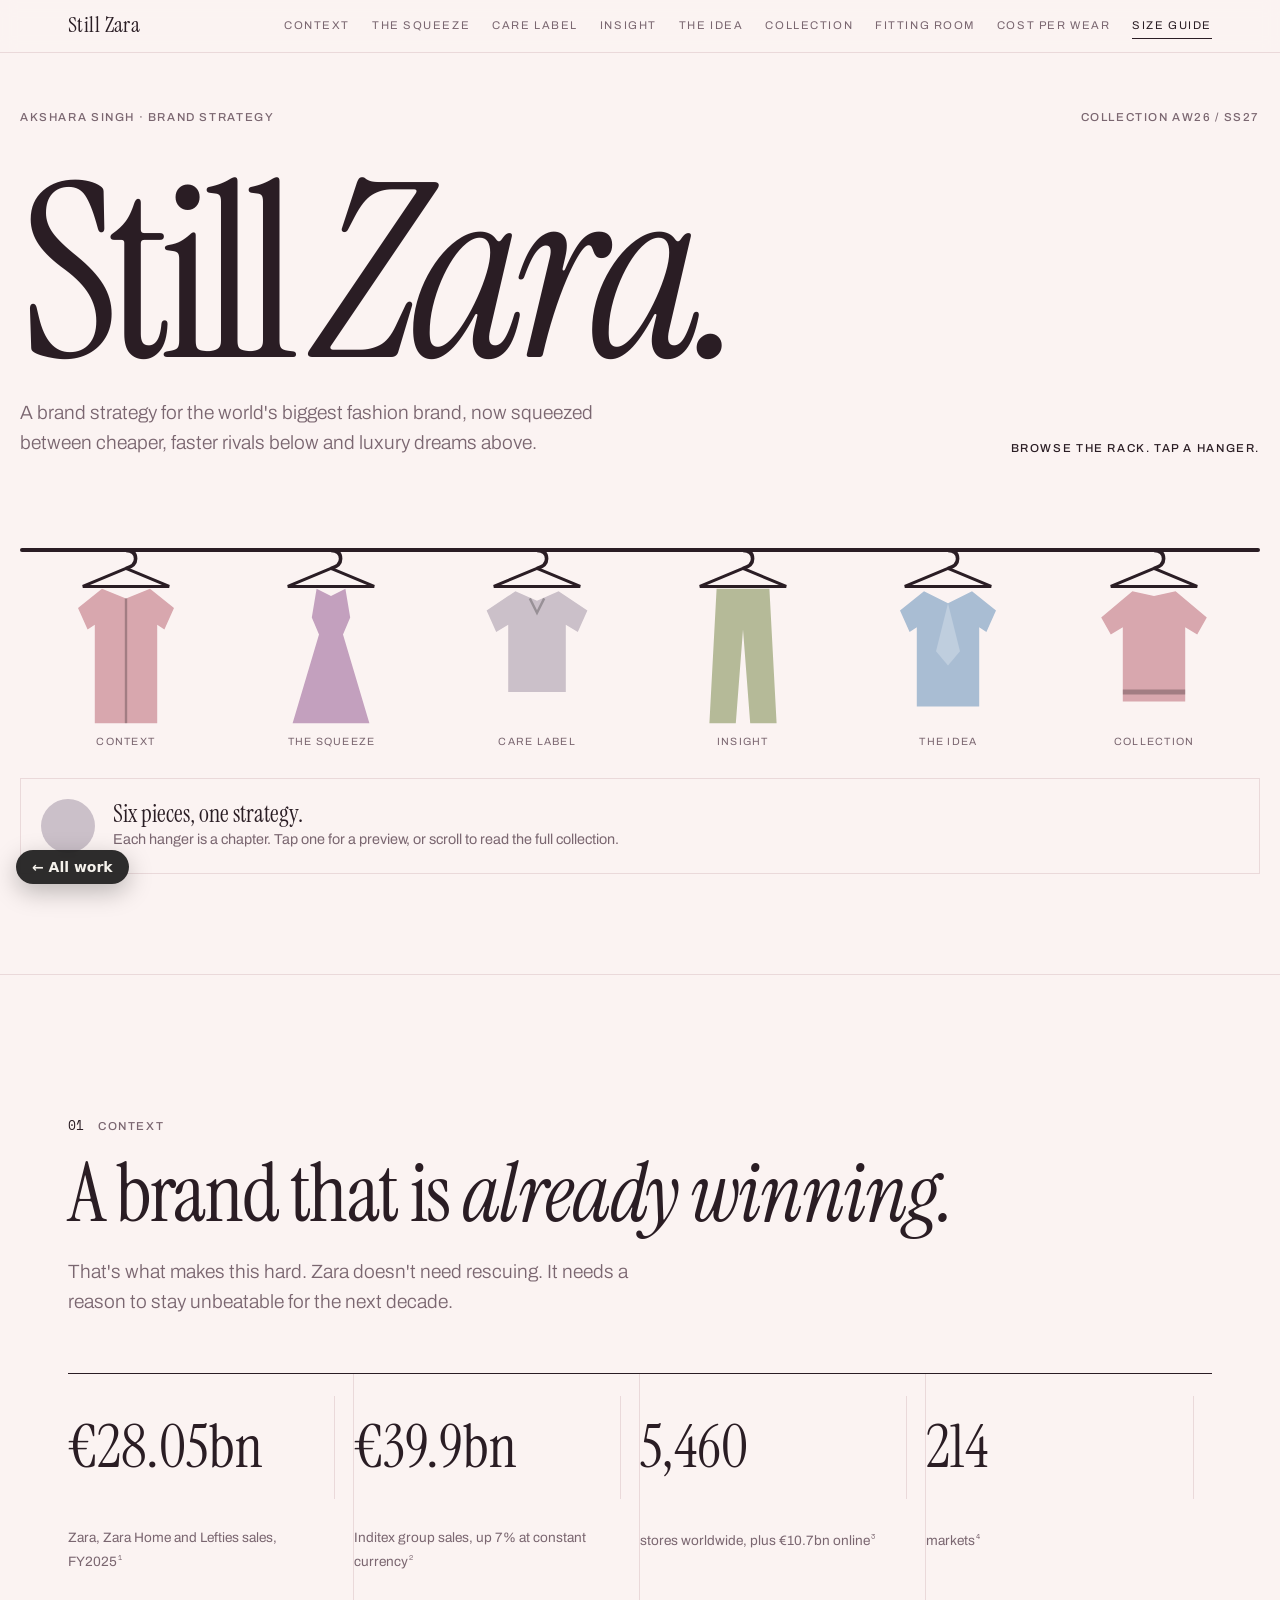
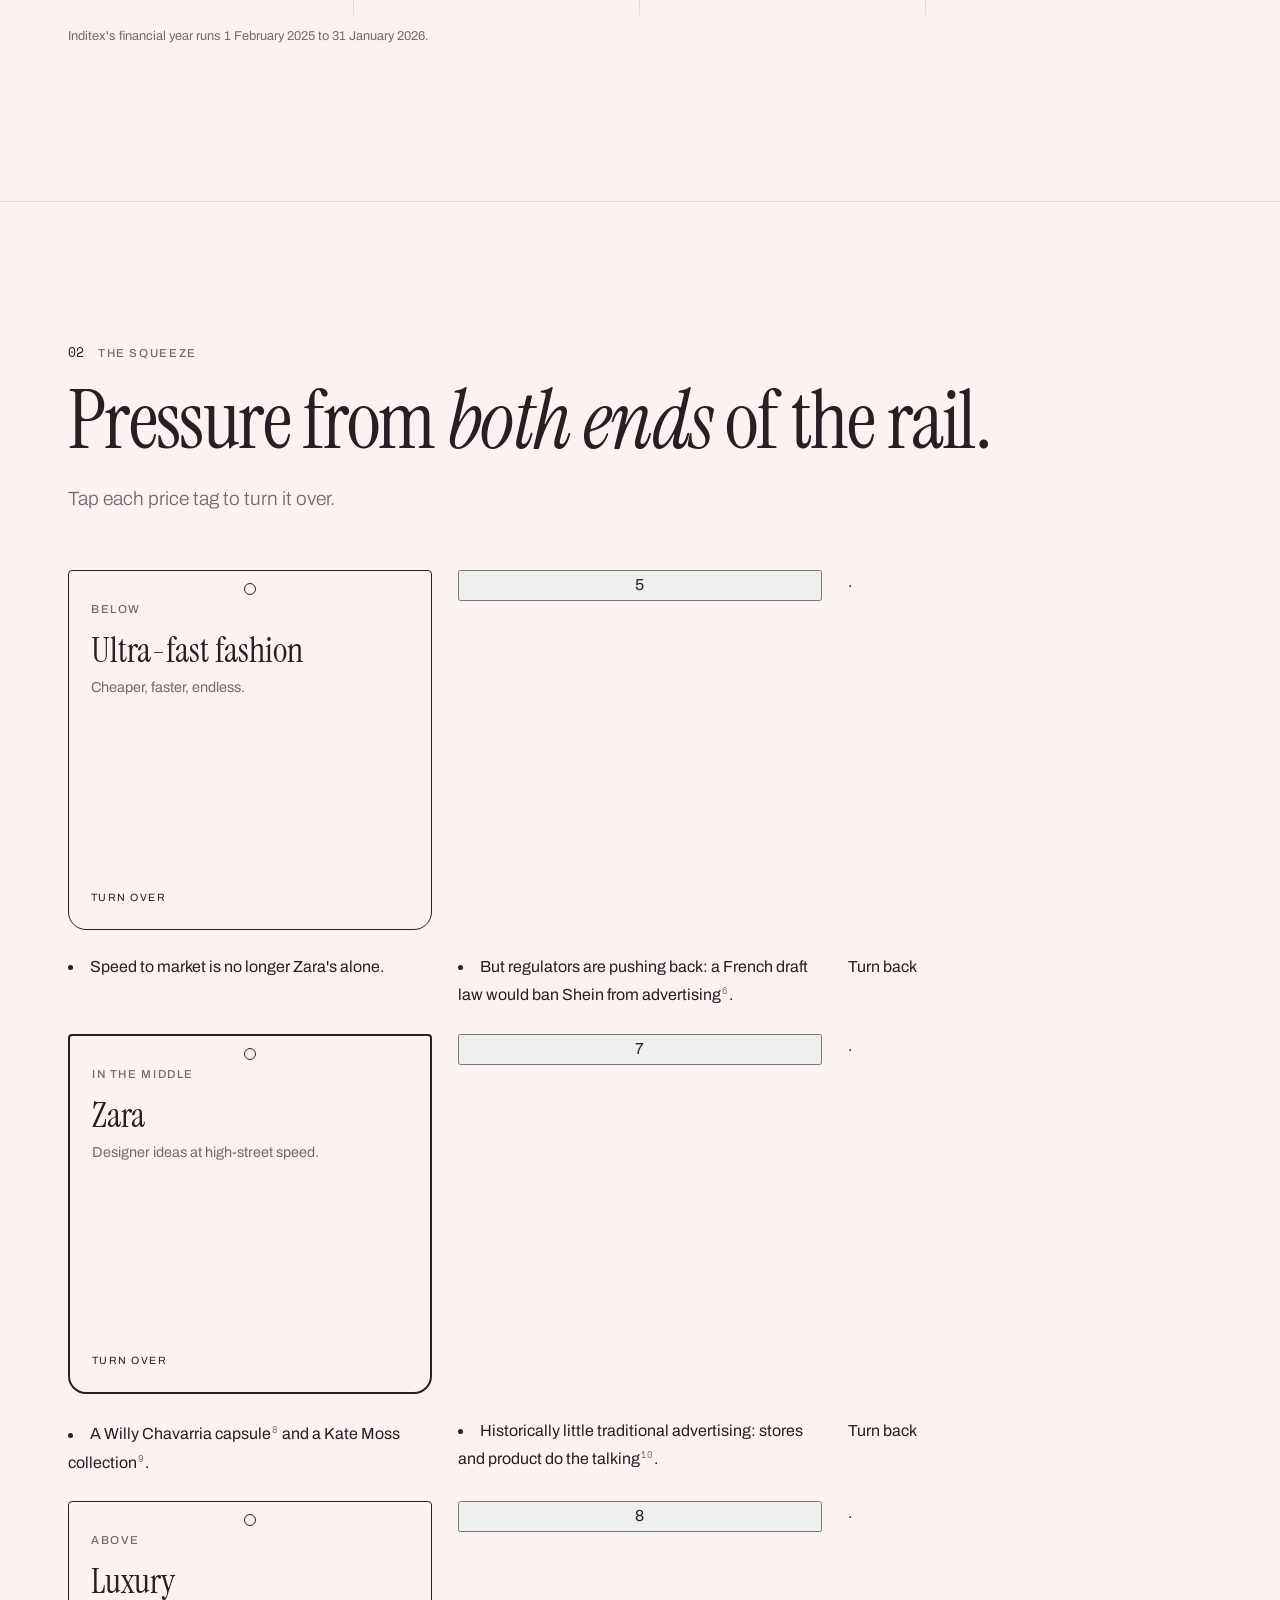
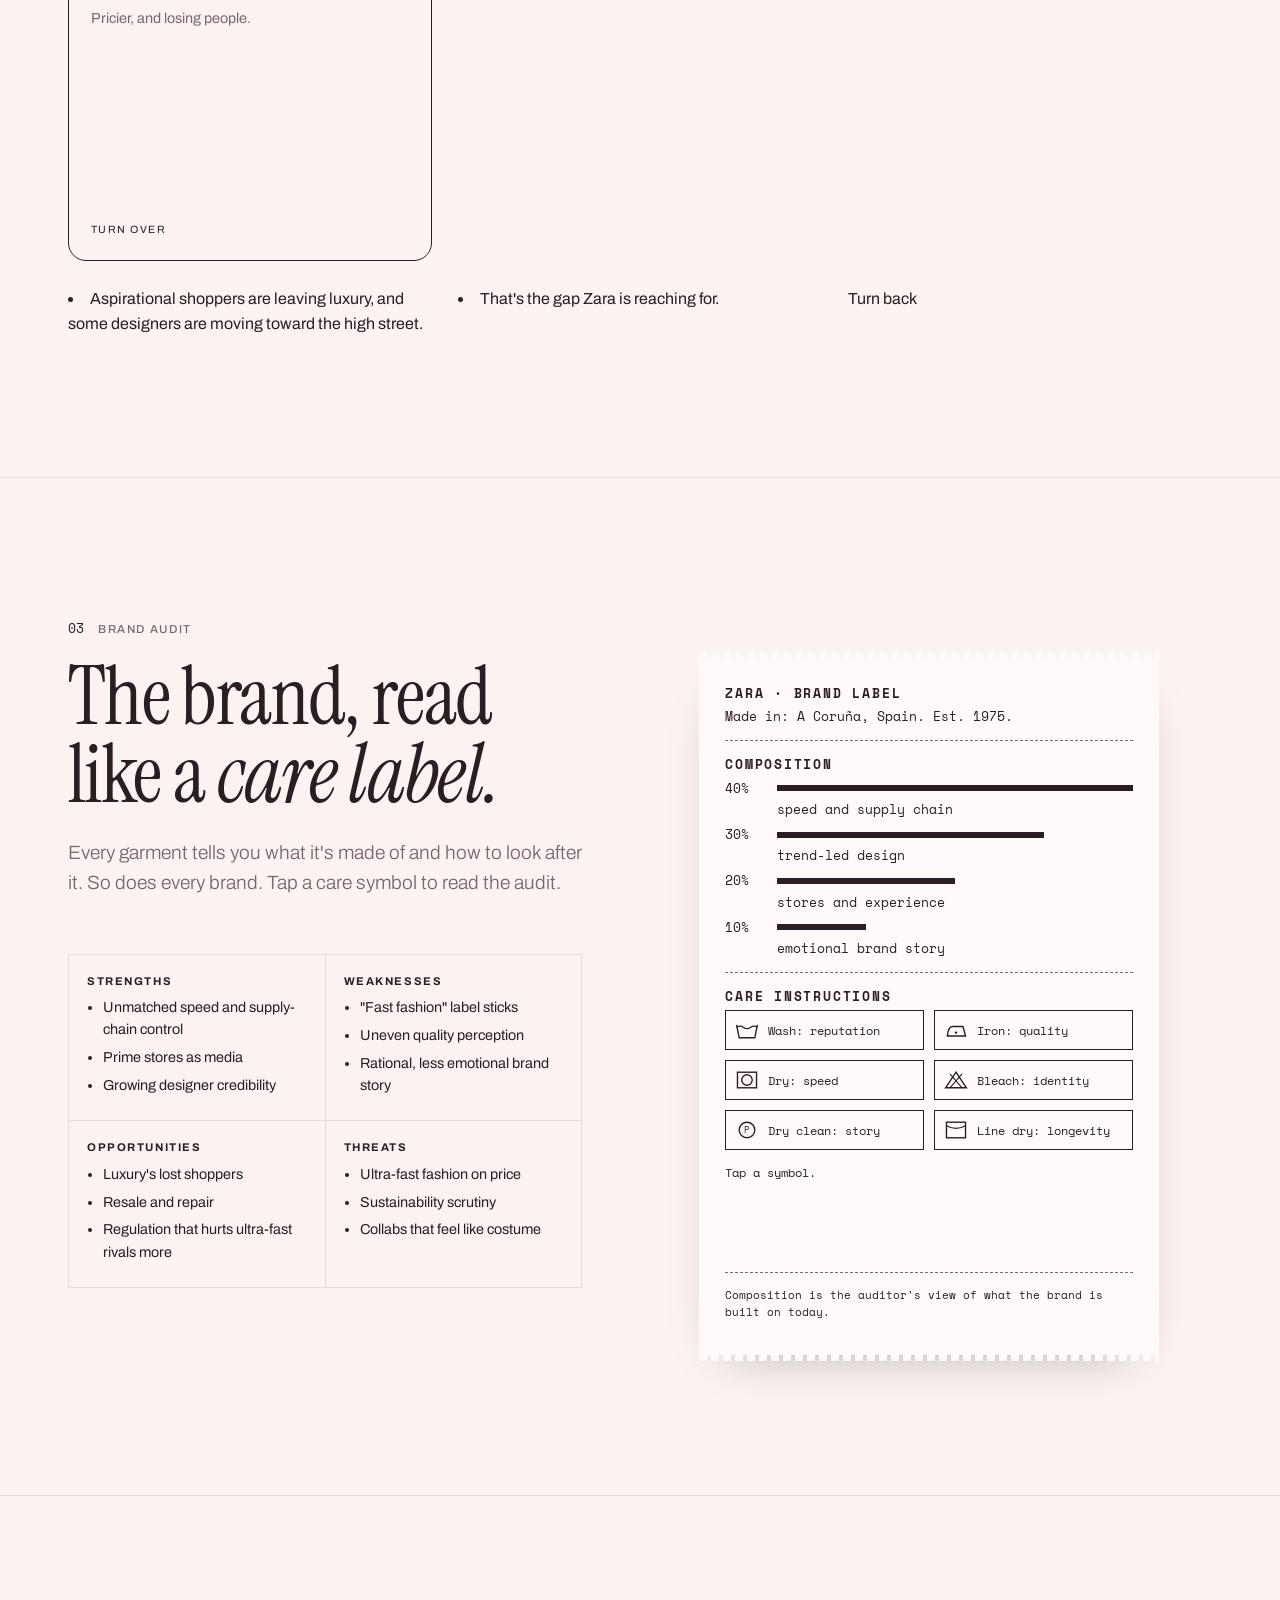
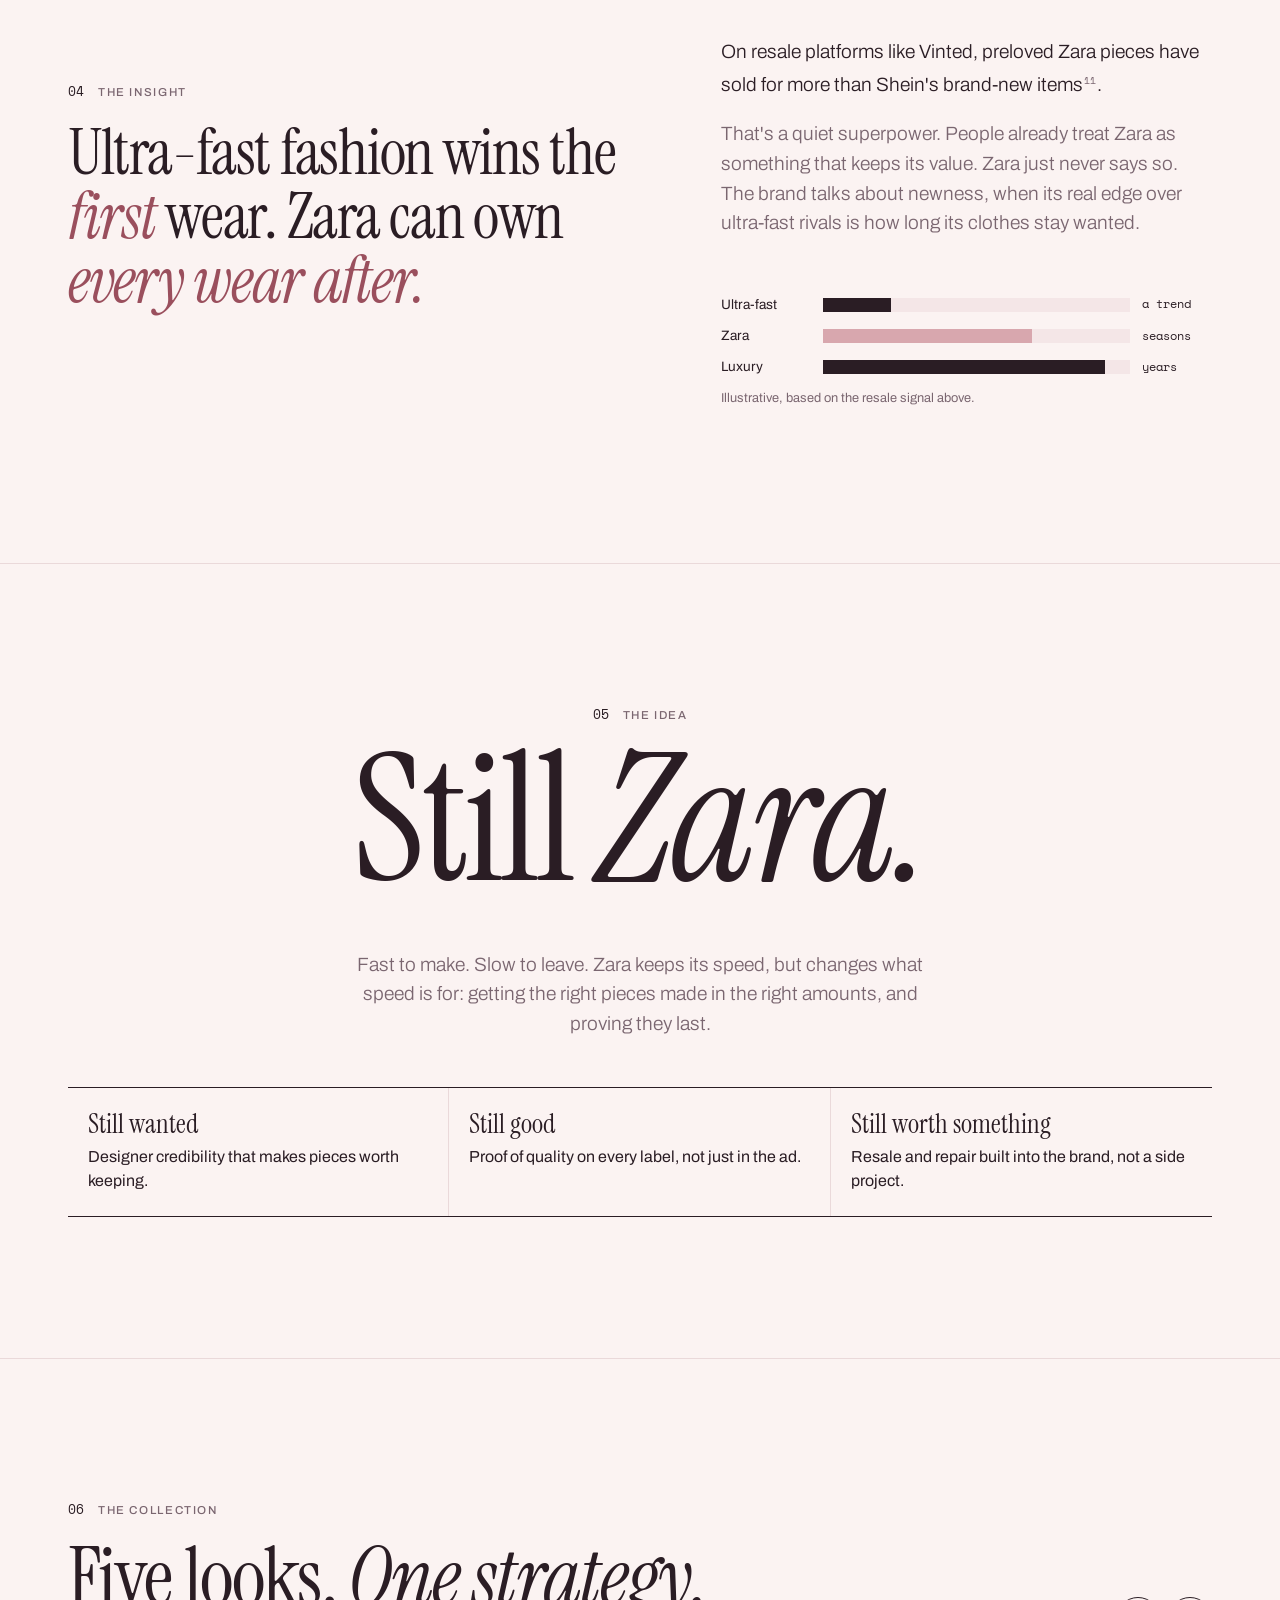
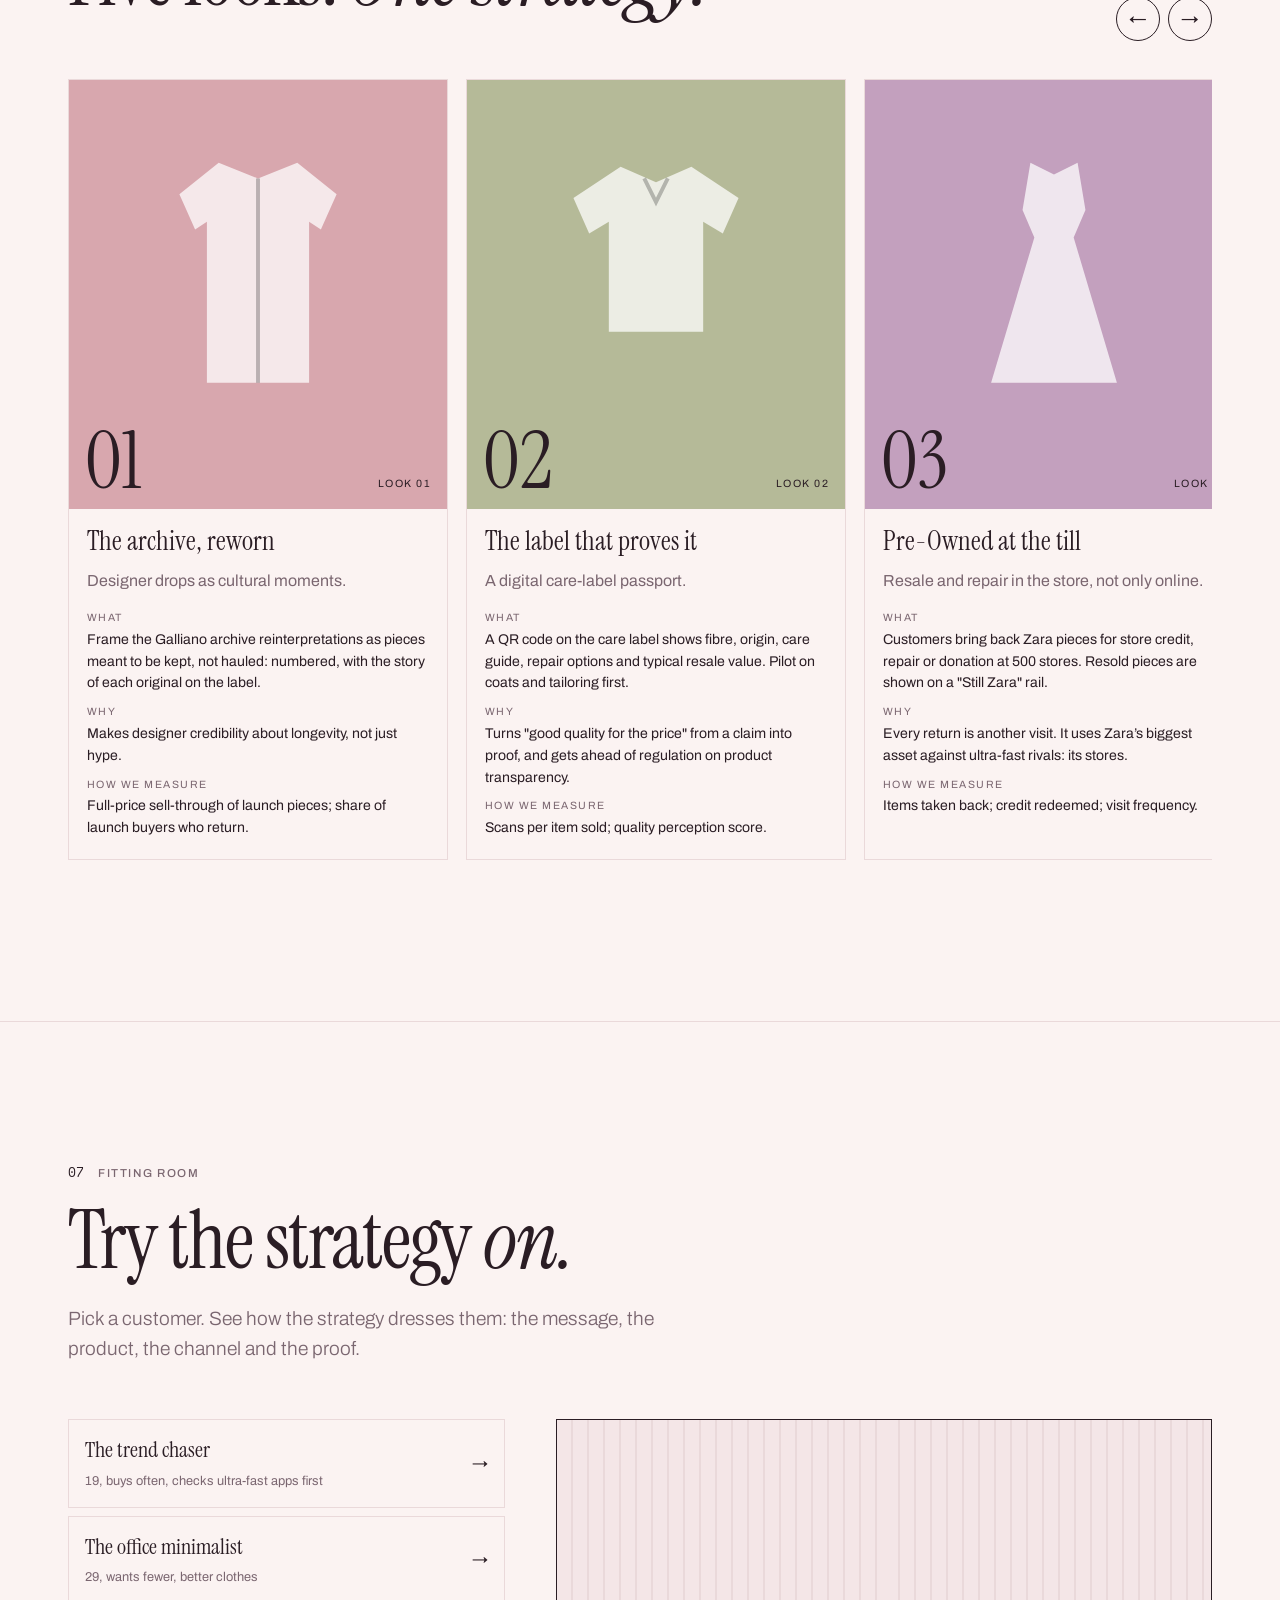
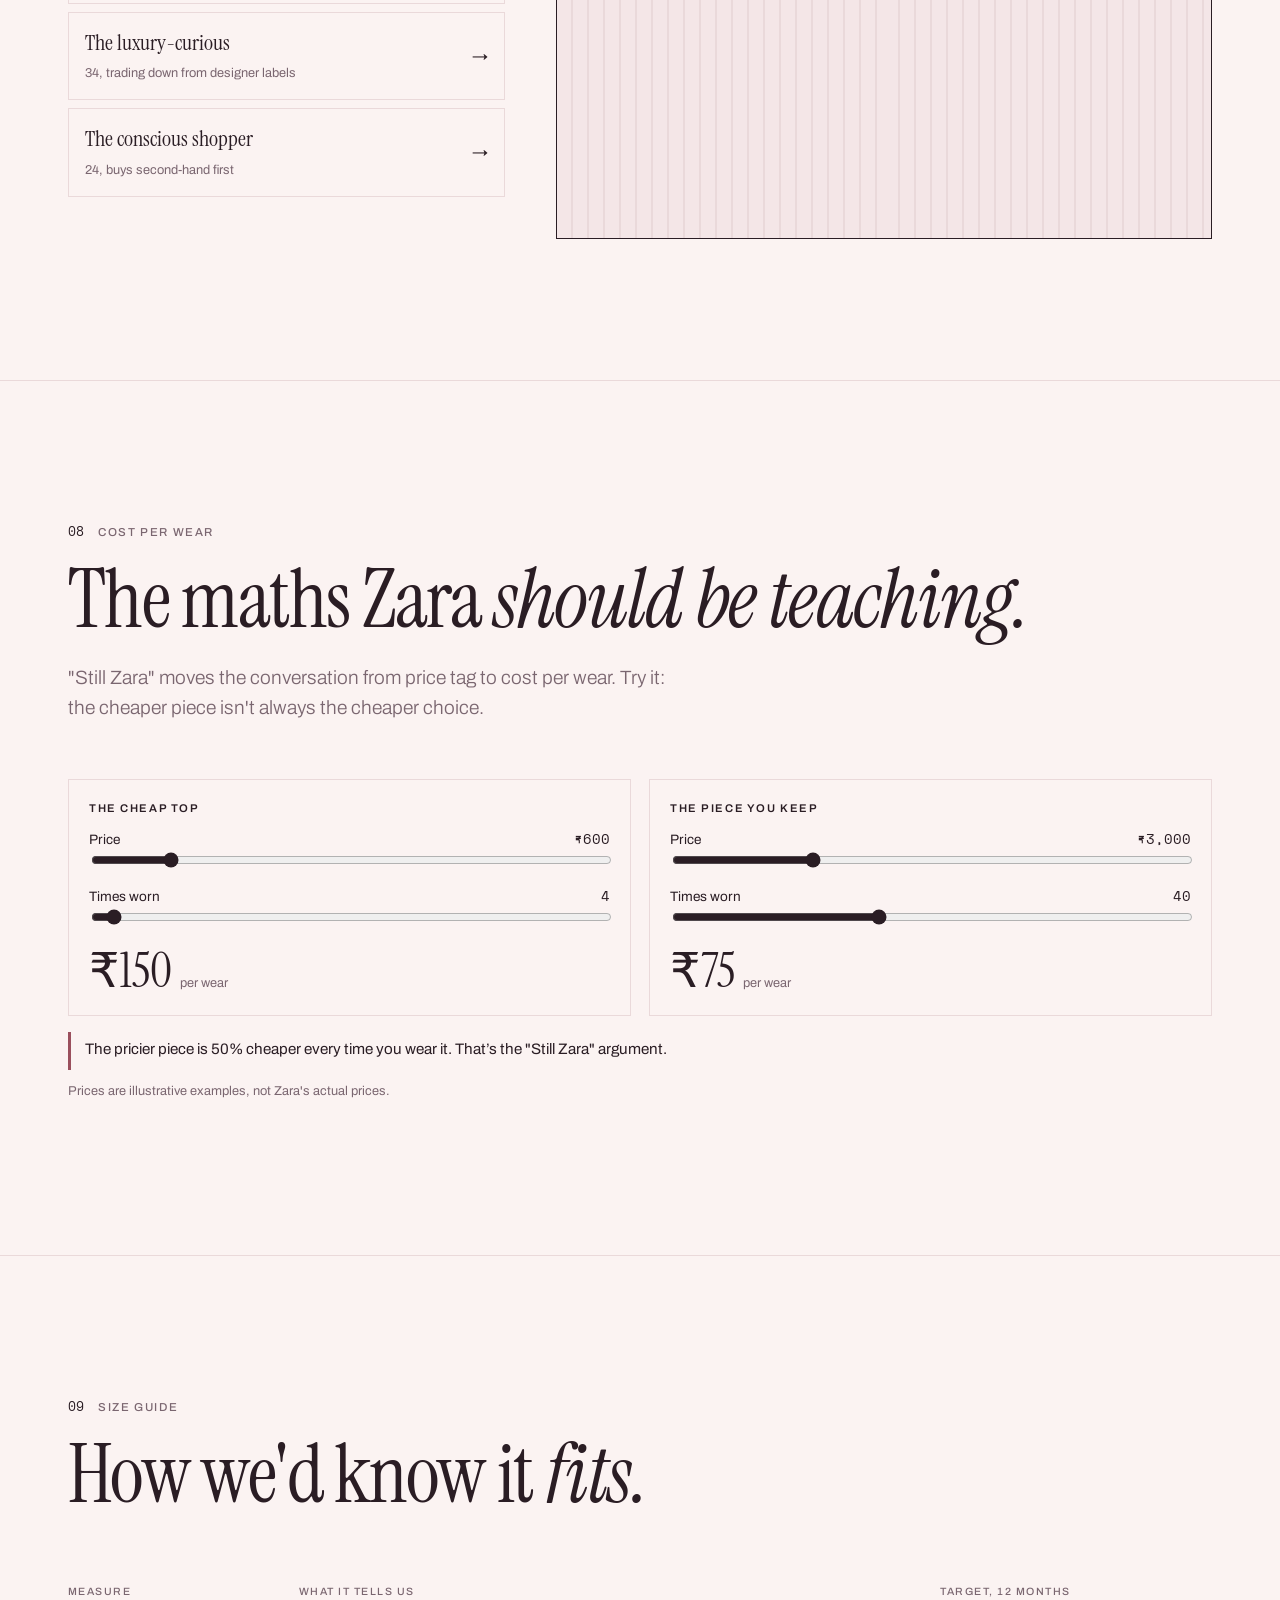
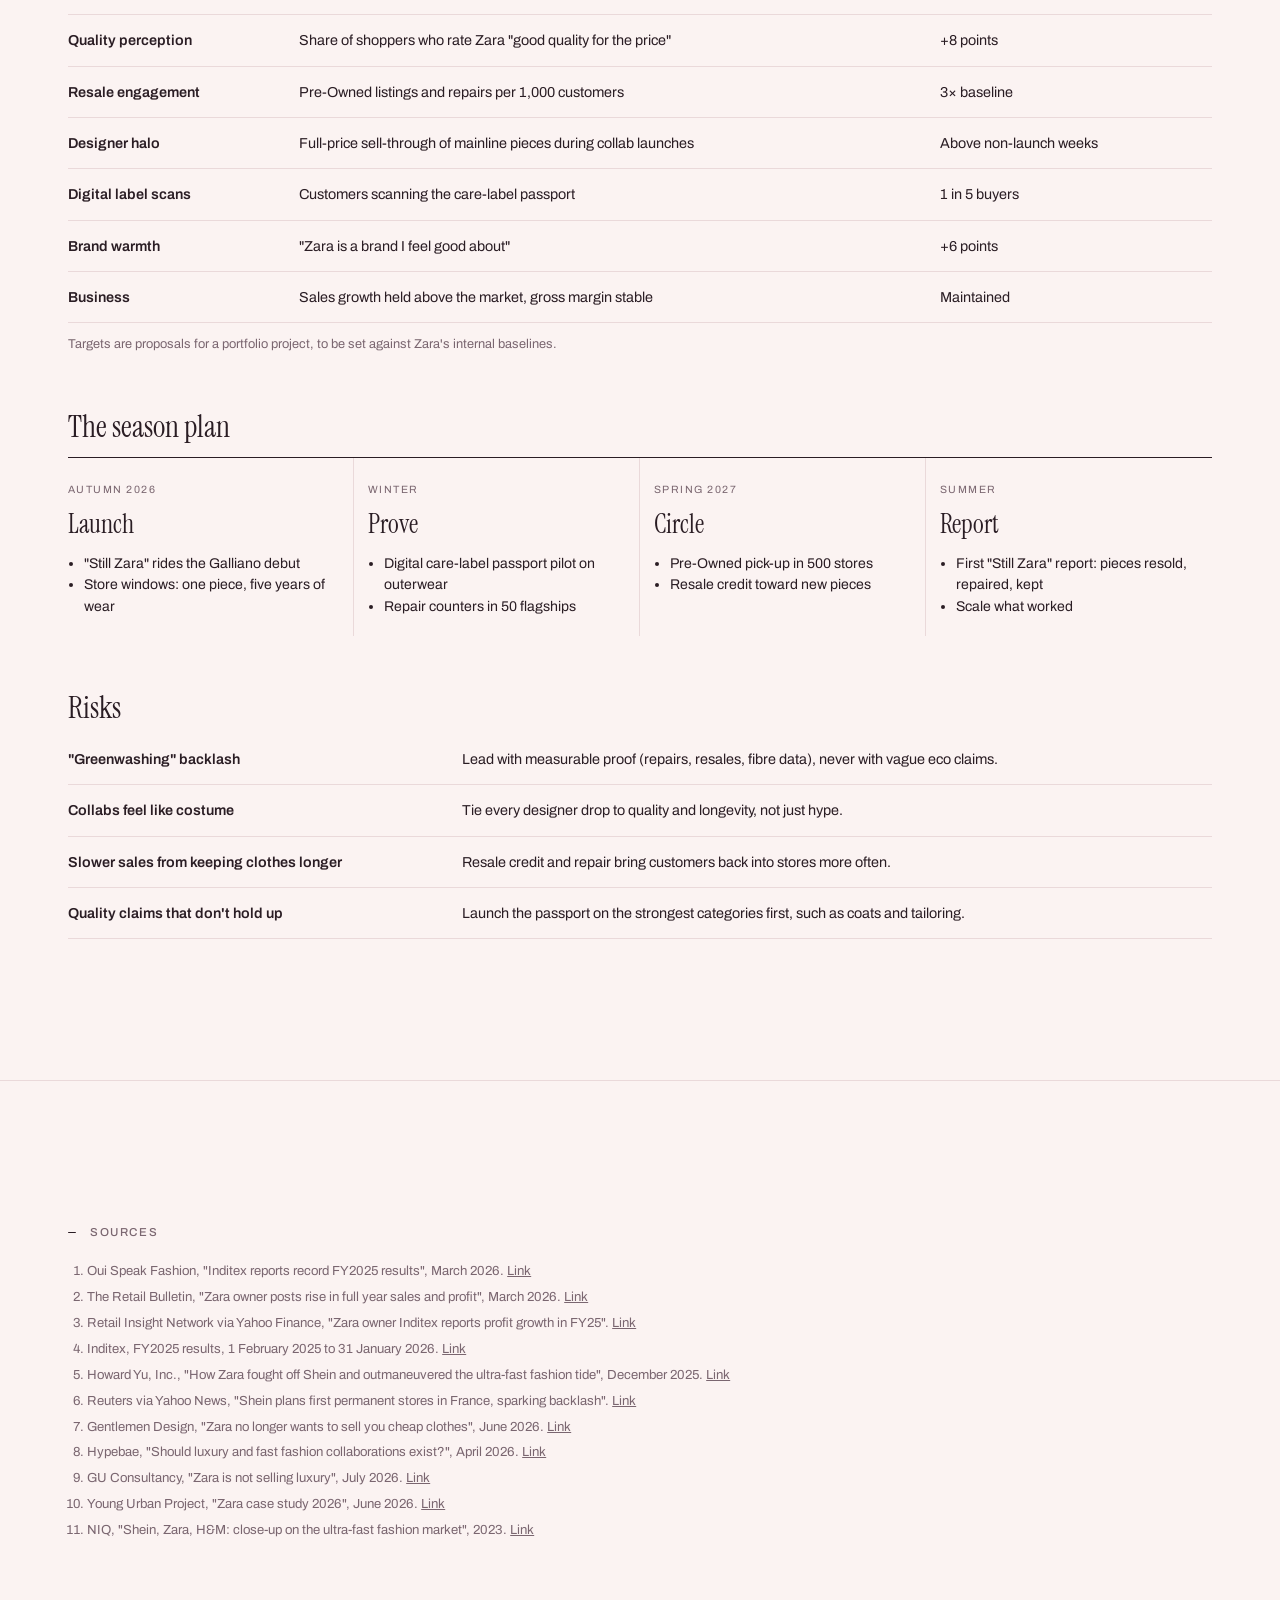
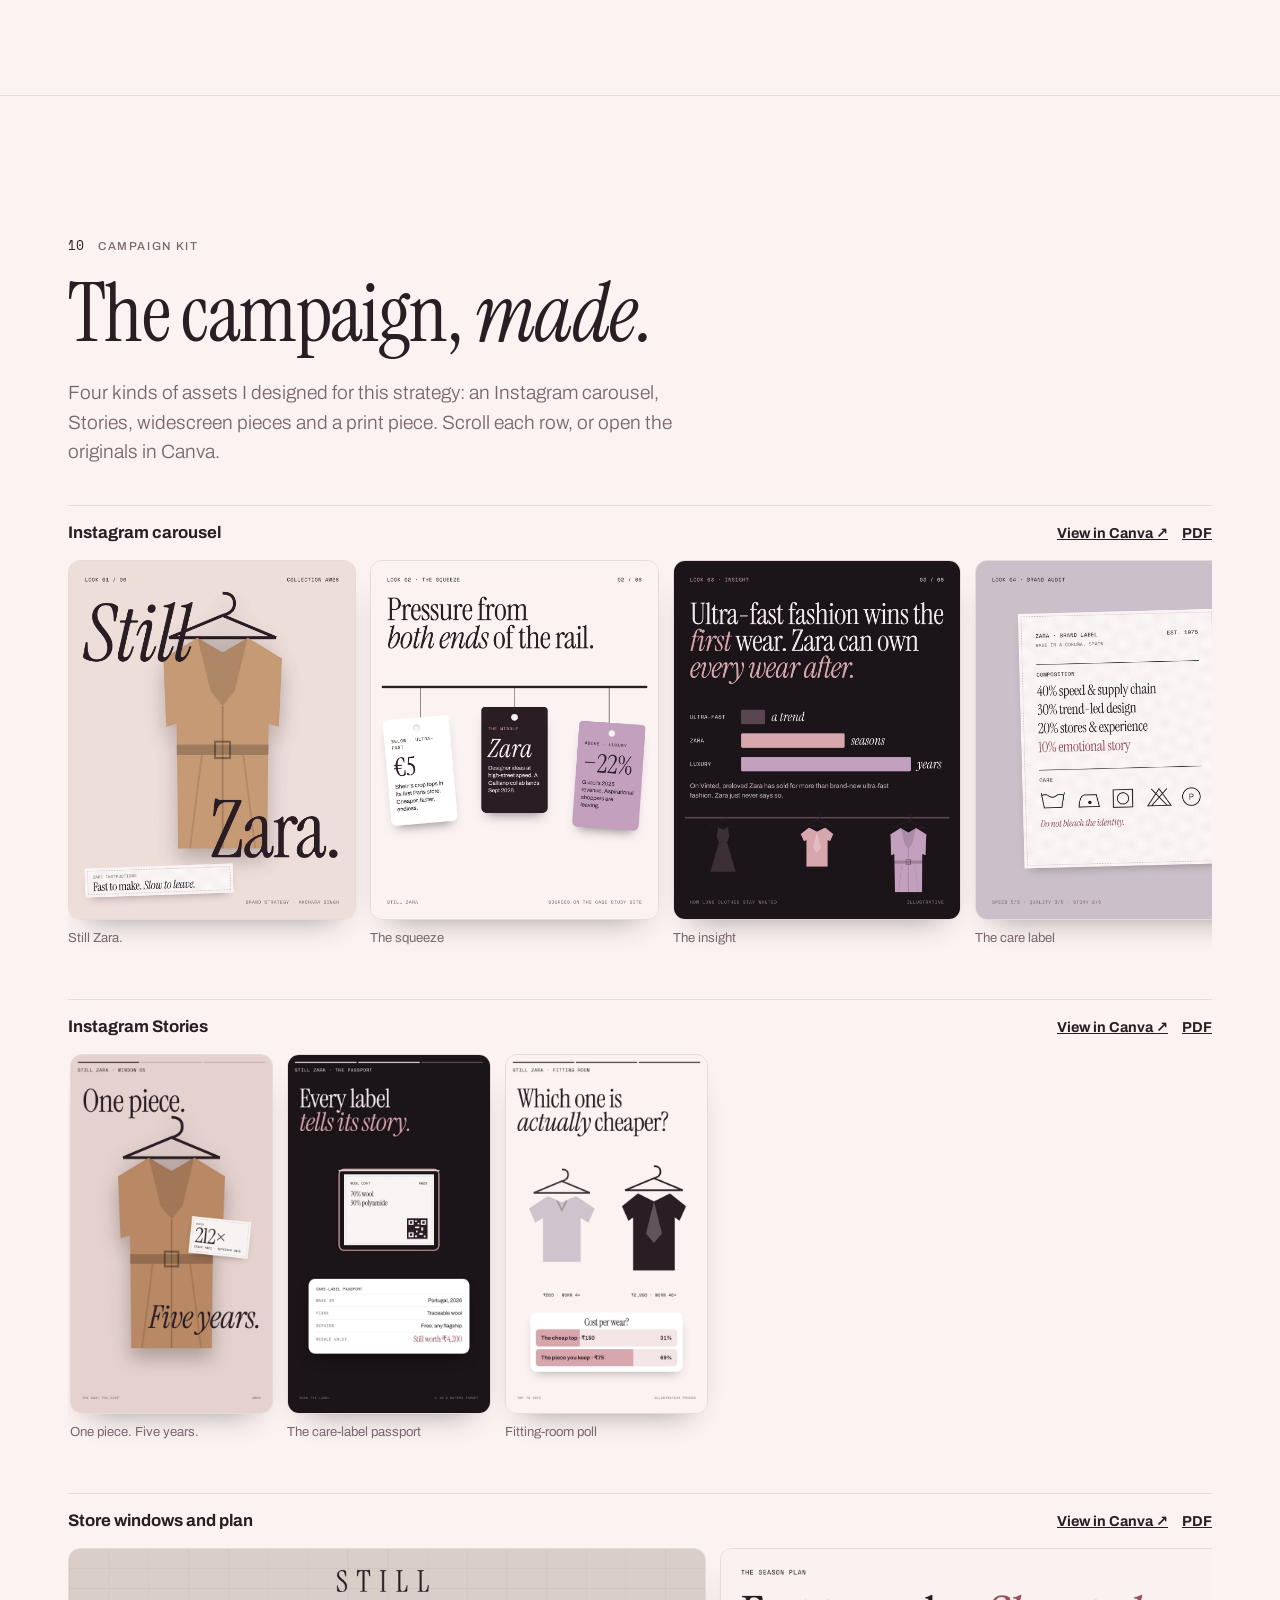
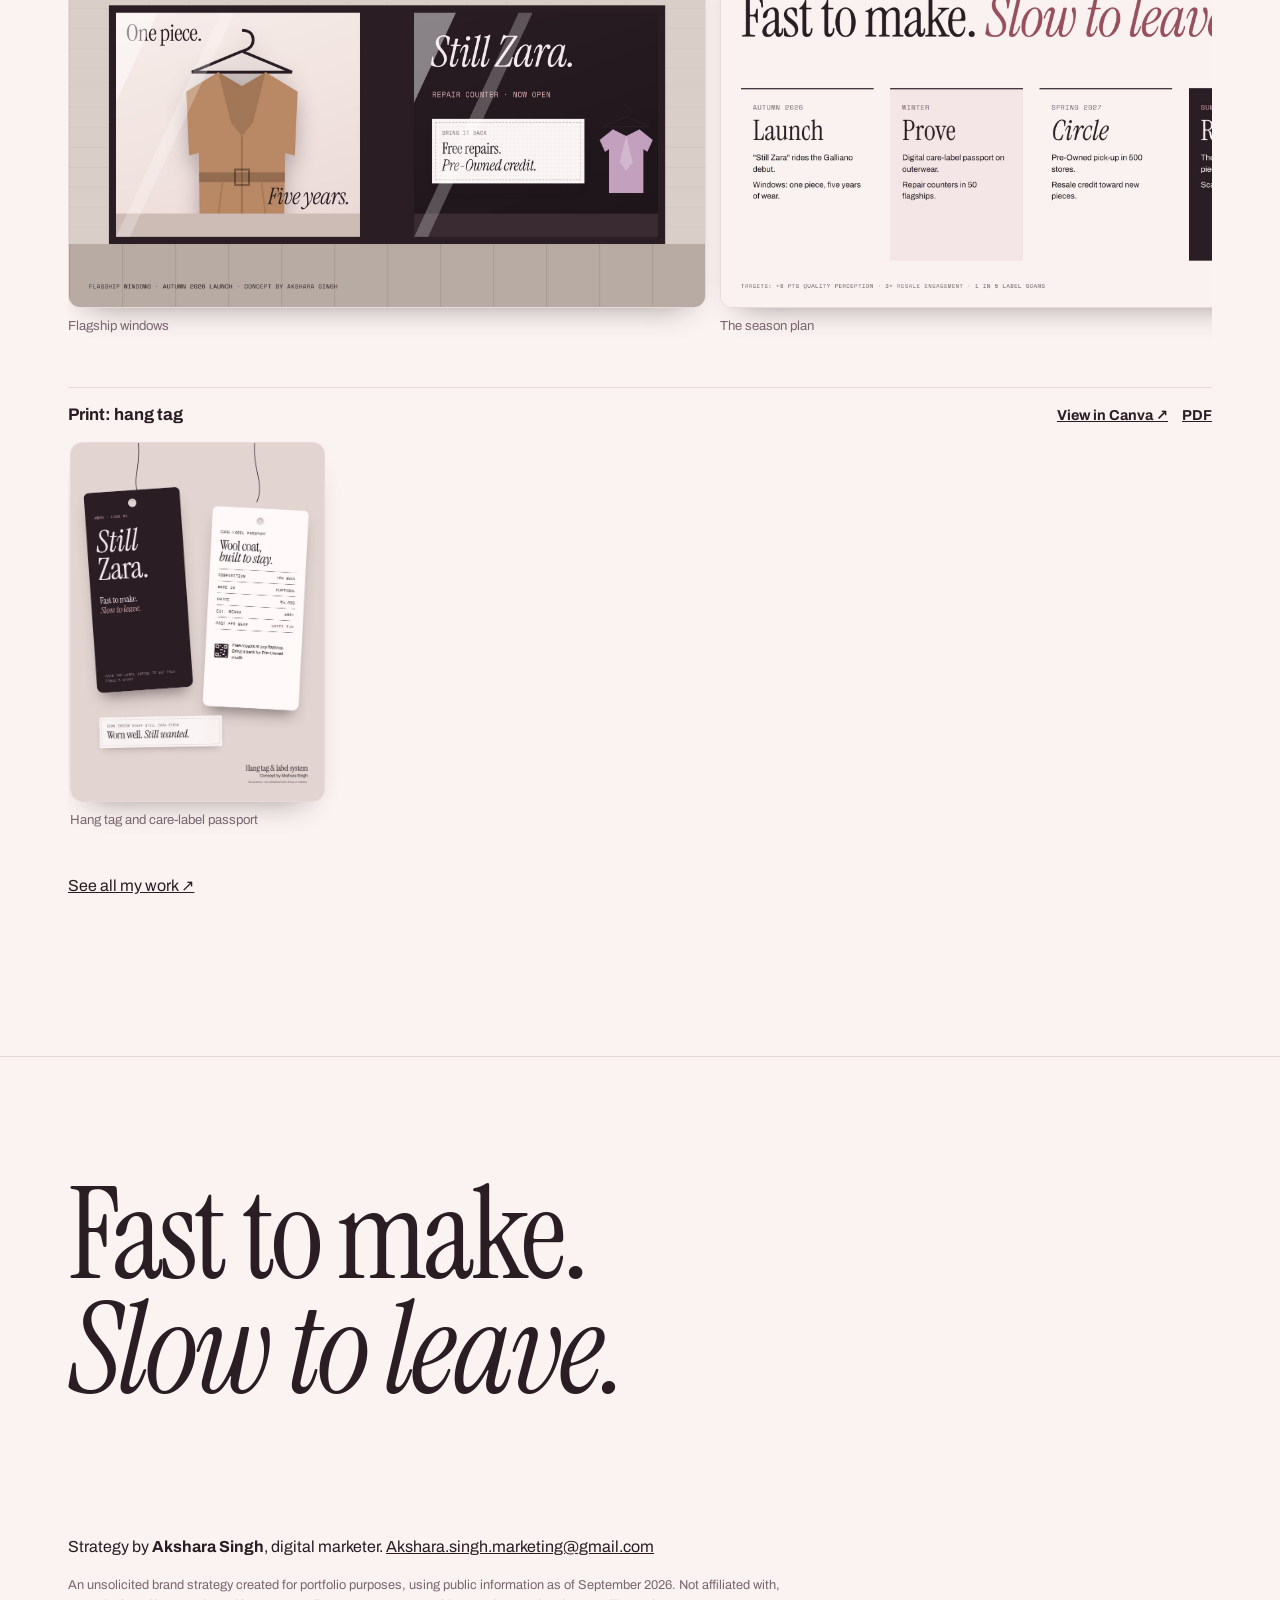
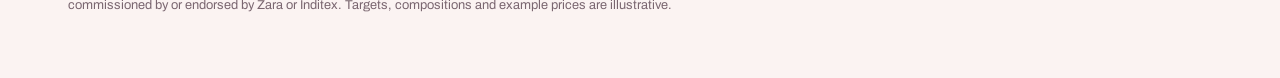
<file: work/zara/index.html>
<!doctype html>
<html lang="en">
<head>
<meta charset="utf-8">
<meta name="viewport" content="width=device-width, initial-scale=1, viewport-fit=cover">
<title>Still Zara: a brand strategy lookbook by Akshara Singh</title>
<meta name="description" content="A brand strategy for Zara, presented as a fashion lookbook: the squeeze, a care-label audit, the insight, a five-look strategy collection, a fitting room, cost per wear and a size guide of KPIs.">
<link rel="preconnect" href="https://fonts.googleapis.com">
<link rel="preconnect" href="https://fonts.gstatic.com" crossorigin>
<link href="https://fonts.googleapis.com/css2?family=Instrument+Serif:ital@0;1&family=Archivo:wght@300;400;500;600;700&family=Space+Mono:wght@400;700&display=swap" rel="stylesheet">
<style>
:root{
  box-sizing:border-box;
  padding-top:env(safe-area-inset-top,0px);
  padding-bottom:env(safe-area-inset-bottom,0px);
  color-scheme:light dark;
  --bg:#FBF3F2; --ink:#2A1D24; --muted:#7A6670; --line:#EAD9DA; --soft:#F4E6E7; --label:#FFFAF9;
  --camel:#D8A7AE; --olive:#B5BA98; --oxblood:#C3A0BE; --stone:#CBC0C9; --navy:#A9BDD3; --accent-t:#9A4F5D;
}
@media (prefers-color-scheme:dark){
  :root:not([data-theme="light"]){ --bg:#1B1418; --ink:#F4E9EC; --muted:#B8A3AC; --line:#3A2C33; --soft:#251C21; --label:#2A2025; --camel:#C08F97; --olive:#9EA383; --oxblood:#AC89A7; --stone:#A89CA6; --navy:#8EA3BB; --accent-t:#E3A4AF; }
}
:root[data-theme="dark"]{ --bg:#1B1418; --ink:#F4E9EC; --muted:#B8A3AC; --line:#3A2C33; --soft:#251C21; --label:#2A2025; --camel:#C08F97; --olive:#9EA383; --oxblood:#AC89A7; --stone:#A89CA6; --navy:#8EA3BB; --accent-t:#E3A4AF; }
*,*::before,*::after{box-sizing:inherit}
html{scroll-padding-top:calc(env(safe-area-inset-top,0px) + 56px); scroll-behavior:smooth}
body{margin:0; background:var(--bg); color:var(--ink); font-family:"Archivo",system-ui,-apple-system,"Segoe UI",Roboto,sans-serif; font-size:16px; line-height:1.55; font-weight:400}
a{color:inherit}
button{font:inherit; color:inherit}
:focus-visible{outline:2px solid var(--ink); outline-offset:3px}
.serif{font-family:"Instrument Serif",Didot,"Bodoni 72",Georgia,serif; font-weight:400; letter-spacing:-.01em}
.mono{font-family:"Space Mono",ui-monospace,Menlo,monospace}
.cap{font-size:.72rem; letter-spacing:.14em; text-transform:uppercase; font-weight:500}
.wrap{max-width:1240px; margin:0 auto; padding:0 clamp(18px,4vw,48px)}
h2{font-family:"Instrument Serif",Didot,Georgia,serif; font-weight:400; font-size:clamp(2.6rem,6.4vw,5.4rem); line-height:.95; letter-spacing:-.02em; margin:0 0 .3em}
h2 em{font-style:italic}
h3{font-family:"Instrument Serif",Didot,Georgia,serif; font-weight:400; font-size:1.9rem; line-height:1.05; margin:0 0 .3em}
p{margin:0 0 1em}
.lede{font-size:clamp(1.05rem,1.6vw,1.2rem); color:var(--muted); max-width:38rem; font-weight:300}
section{padding:clamp(80px,11vw,150px) 0; border-top:1px solid var(--line)}
.kick{display:flex; gap:14px; align-items:baseline; margin-bottom:1.2rem; color:var(--muted)}
.kick .n{font-family:"Space Mono",monospace; font-size:.8rem; color:var(--ink)}
sup .fn{font-family:"Space Mono",monospace; font-size:.65em; color:var(--muted); border:0; background:transparent; padding:0 1px; cursor:pointer}
sup .fn:hover{color:var(--ink); text-decoration:underline}
.readit{border:0; background:transparent; padding:0; color:var(--ink); text-decoration:underline; cursor:pointer; font-size:inherit}
.mt{margin-top:clamp(32px,4.5vw,56px)}
.note{font-size:.8rem; color:var(--muted); margin-top:12px}

/* nav */
.nav{position:sticky; top:0; z-index:20; background:color-mix(in srgb,var(--bg) 92%,transparent); backdrop-filter:blur(8px); -webkit-backdrop-filter:blur(8px); padding-top:env(safe-area-inset-top,0px); margin-top:calc(-1 * env(safe-area-inset-top,0px)); border-bottom:1px solid var(--line)}
.nav .in{display:flex; justify-content:space-between; align-items:center; gap:18px; height:52px}
.nav .mark{font-family:"Instrument Serif",serif; font-size:1.35rem; letter-spacing:.02em; border:0; background:transparent; cursor:pointer; padding:0; color:var(--ink)}
.nav .links{display:flex; gap:22px; overflow-x:auto; scrollbar-width:none}
.nav .links::-webkit-scrollbar{display:none}
.nav .links .navbtn{border:0; background:transparent; cursor:pointer; text-decoration:none; font-size:.7rem; letter-spacing:.14em; text-transform:uppercase; white-space:nowrap; color:var(--muted); padding:4px 0; border-bottom:1px solid transparent}
.nav .links .navbtn.on{color:var(--ink); border-color:var(--ink)}

/* hero */
.hero{padding:clamp(28px,5vw,56px) 0 clamp(60px,8vw,100px); border:0}
.hero-top{display:flex; justify-content:space-between; gap:16px; flex-wrap:wrap; color:var(--muted)}
.hero h1{font-family:"Instrument Serif",Didot,Georgia,serif; font-weight:400; font-size:clamp(5rem,19vw,17rem); line-height:.82; letter-spacing:-.045em; margin:clamp(24px,4vw,48px) 0 0}
.hero h1 em{font-style:italic}
.hero .sub{display:grid; grid-template-columns:minmax(0,1fr) minmax(0,1fr); gap:24px; margin-top:24px; align-items:end}
.hero .sub p{margin:0}
.rack{position:relative; margin-top:clamp(36px,5vw,64px); padding-top:26px}
.rack::before{content:""; position:absolute; left:0; right:0; top:26px; height:4px; background:var(--ink); border-radius:4px}
.hangers{display:flex; justify-content:space-around; gap:6px; overflow-x:auto; padding:0 6px 10px; scrollbar-width:none}
.hanger{border:0; background:transparent; padding:0; cursor:pointer; display:flex; flex-direction:column; align-items:center; transform-origin:50% 0; transition:transform .5s cubic-bezier(.3,1.6,.5,1); flex:none}
.hanger:hover,.hanger[aria-expanded="true"]{transform:rotate(-4deg)}
.hanger svg{width:clamp(70px,10vw,120px); height:auto; display:block}
.hanger span{font-size:.66rem; letter-spacing:.12em; text-transform:uppercase; margin-top:6px; color:var(--muted)}
.rack-card{margin-top:18px; border:1px solid var(--line); padding:18px 20px; display:grid; grid-template-columns:auto minmax(0,1fr); gap:18px; align-items:center; min-height:96px}
.rack-card .sw{width:54px; height:54px; border-radius:50%}
.rack-card b{font-family:"Instrument Serif",serif; font-weight:400; font-size:1.5rem; display:block; line-height:1.1}

/* numbers */
.nums{display:grid; grid-template-columns:repeat(4,minmax(0,1fr)); border-top:1px solid var(--ink)}
.nums div{padding:22px 18px 22px 0; border-right:1px solid var(--line)}
.nums div:last-child{border-right:0}
.nums .v{font-family:"Instrument Serif",serif; font-size:clamp(2.4rem,4.6vw,3.8rem); line-height:1}
.nums .l{font-size:.85rem; color:var(--muted); margin-top:6px}

/* squeeze: price tags */
.tags{display:grid; grid-template-columns:repeat(3,minmax(0,1fr)); gap:clamp(14px,2vw,26px); align-items:start}
.tag{position:relative; border:0; background:transparent; padding:0; text-align:left; cursor:pointer; perspective:900px; min-height:360px}
.tag .face{position:absolute; inset:0; padding:30px 22px 22px; border:1px solid var(--ink); border-radius:4px 4px 18px 18px; background:var(--bg); backface-visibility:hidden; -webkit-backface-visibility:hidden; transition:transform .7s cubic-bezier(.3,.8,.3,1); display:flex; flex-direction:column}
.tag .back{transform:rotateY(180deg); background:var(--ink); color:var(--bg)}
.tag[aria-pressed="true"] .front{transform:rotateY(-180deg)}
.tag[aria-pressed="true"] .back{transform:rotateY(0)}
.tag .hole{position:absolute; top:12px; left:50%; transform:translateX(-50%); width:12px; height:12px; border-radius:50%; border:1px solid currentColor}
.tag .who{font-family:"Instrument Serif",serif; font-size:2.2rem; line-height:1; margin:14px 0 8px}
.tag .pos{font-size:.9rem; color:var(--muted)}
.tag .back .pos{color:inherit; opacity:.8}
.tag .flipcue{margin-top:auto; font-size:.66rem; letter-spacing:.14em; text-transform:uppercase}
.tag ul{margin:10px 0 0; padding-left:1rem; font-size:.88rem}
.tag li{margin-bottom:.4rem}
.tag.mid .front{border-width:2px}

/* care label */
.label-wrap{display:grid; grid-template-columns:minmax(0,1fr) minmax(0,1.1fr); gap:clamp(24px,5vw,72px); align-items:start}
.care{background:var(--label); color:var(--ink); border-radius:2px; padding:26px 26px 34px; font-family:"Space Mono",monospace; font-size:.8rem; line-height:1.5; box-shadow:0 20px 50px -30px rgba(0,0,0,.4); position:relative; max-width:460px; margin:0 auto; width:100%}
.care::before,.care::after{content:""; position:absolute; left:0; right:0; height:10px; background:repeating-linear-gradient(90deg,var(--label) 0 8px,transparent 8px 12px)}
.care::before{top:-6px} .care::after{bottom:-6px}
.care h4{font-family:"Space Mono",monospace; font-size:.8rem; letter-spacing:.14em; margin:0 0 4px}
.care .div{border-top:1px dashed var(--muted); margin:14px 0}
.comp{display:flex; flex-direction:column; gap:6px}
.comp div{display:grid; grid-template-columns:44px 1fr; align-items:center; gap:8px}
.comp i{display:block; height:6px; background:var(--ink)}
.sym{display:grid; grid-template-columns:repeat(2,minmax(0,1fr)); gap:10px}
.sym button{border:1px solid var(--ink); background:transparent; color:var(--ink); font-family:"Space Mono",monospace; font-size:.72rem; text-align:left; padding:8px; cursor:pointer; display:flex; gap:8px; align-items:center}
.sym button[aria-pressed="true"]{background:var(--ink); color:var(--label)}
.sym svg{width:26px; height:22px; flex:none}
.care-out{margin-top:14px; min-height:7.5em; font-size:.78rem}
.care-out b{letter-spacing:.08em}
.swot{display:grid; grid-template-columns:repeat(2,minmax(0,1fr)); gap:1px; background:var(--line); border:1px solid var(--line)}
.swot div{background:var(--bg); padding:18px}
.swot b{display:block; font-size:.7rem; letter-spacing:.14em; text-transform:uppercase; margin-bottom:6px}
.swot ul{margin:0; padding-left:1rem; font-size:.9rem}
.swot li{margin-bottom:.35rem}

/* insight */
.insight{display:grid; grid-template-columns:minmax(0,1.2fr) minmax(0,1fr); gap:clamp(24px,5vw,72px); align-items:center}
.big-quote{font-family:"Instrument Serif",serif; font-size:clamp(2.2rem,5vw,4.2rem); line-height:1; letter-spacing:-.02em}
.big-quote em{color:var(--accent-t)}
.wears{display:flex; flex-direction:column; gap:10px}
.wear{display:grid; grid-template-columns:90px minmax(0,1fr) 70px; gap:12px; align-items:center; font-size:.85rem}
.wear .bar{height:14px; background:var(--soft); position:relative; overflow:hidden}
.wear .bar i{position:absolute; inset:0 auto 0 0; background:var(--ink)}
.wear .bar i.z{background:var(--camel)}

/* idea */
.idea{text-align:center}
.idea h2{font-size:clamp(4rem,14vw,12rem); line-height:.85}
.idea .three{display:grid; grid-template-columns:repeat(3,minmax(0,1fr)); gap:0; border-top:1px solid var(--ink); border-bottom:1px solid var(--ink); margin-top:clamp(28px,4vw,48px); text-align:left}
.idea .three div{padding:22px 20px; border-right:1px solid var(--line)}
.idea .three div:last-child{border-right:0}
.idea .three b{font-family:"Instrument Serif",serif; font-weight:400; font-size:1.7rem; display:block; line-height:1.05; margin-bottom:6px}

/* collection */
.runway-top{display:flex; justify-content:space-between; align-items:end; gap:16px; flex-wrap:wrap}
.arrows{display:flex; gap:8px}
.arrows button{width:44px; height:44px; border-radius:50%; border:1px solid var(--ink); background:transparent; cursor:pointer; font-size:1.1rem}
.runway{display:flex; gap:18px; overflow-x:auto; scroll-snap-type:x mandatory; padding:10px 0 20px; margin-top:28px; scrollbar-width:thin}
.look{flex:0 0 min(84vw,380px); scroll-snap-align:start; border:1px solid var(--line); display:flex; flex-direction:column}
.look .fig{aspect-ratio:3/3.4; position:relative; display:flex; align-items:flex-end; justify-content:space-between; padding:16px; color:#2A1D24; overflow:hidden}
.look .fig .no{font-family:"Instrument Serif",serif; font-size:5rem; line-height:.8}
.look .fig svg{position:absolute; left:50%; top:50%; transform:translate(-50%,-56%); width:52%; opacity:.95}
.look .fig .ttl{position:relative; font-size:.66rem; letter-spacing:.14em; text-transform:uppercase}
.look .txt{padding:18px 18px 20px; display:flex; flex-direction:column; gap:6px; flex:1}
.look .txt h3{font-size:1.7rem}
.look dl{margin:0; font-size:.88rem}
.look dt{font-size:.66rem; letter-spacing:.14em; text-transform:uppercase; color:var(--muted); margin-top:10px}
.look dd{margin:.15rem 0 0}

/* fitting room */
.fit{display:grid; grid-template-columns:minmax(0,.8fr) minmax(0,1.2fr); gap:clamp(24px,4vw,56px); align-items:start}
.hangers-v{display:flex; flex-direction:column; gap:8px}
.hangers-v button{border:1px solid var(--line); background:transparent; text-align:left; padding:14px 16px; cursor:pointer; display:flex; justify-content:space-between; align-items:center; gap:10px}
.hangers-v button b{font-family:"Instrument Serif",serif; font-weight:400; font-size:1.35rem; display:block}
.hangers-v button small{color:var(--muted); font-size:.8rem}
.hangers-v button[aria-pressed="true"]{border-color:var(--ink); background:var(--soft)}
.mirror{border:1px solid var(--ink); padding:clamp(20px,3vw,32px); min-height:420px; position:relative}
.mirror .curtain{position:absolute; top:0; bottom:0; width:50%; background:repeating-linear-gradient(90deg,var(--soft) 0 14px,var(--line) 14px 16px); transition:transform .6s cubic-bezier(.6,0,.3,1); z-index:2}
.mirror .curtain.l{left:0} .mirror .curtain.r{right:0}
.mirror.open .curtain.l{transform:translateX(-101%)} .mirror.open .curtain.r{transform:translateX(101%)}
.mirror{overflow:hidden}
.mirror h3{font-size:2.2rem}
.outfit{display:grid; grid-template-columns:repeat(2,minmax(0,1fr)); gap:14px; margin-top:14px}
.outfit div{border-top:1px solid var(--line); padding-top:10px; font-size:.9rem}
.outfit b{display:block; font-size:.66rem; letter-spacing:.14em; text-transform:uppercase; color:var(--muted); margin-bottom:4px; font-weight:500}

/* cost per wear */
.cpw{display:grid; grid-template-columns:repeat(2,minmax(0,1fr)); gap:18px}
.gar{border:1px solid var(--line); padding:20px}
.gar h4{margin:0 0 12px; font-size:.7rem; letter-spacing:.14em; text-transform:uppercase; font-weight:600}
.gar label{display:flex; justify-content:space-between; font-size:.85rem; margin-top:10px}
.gar input{width:100%; accent-color:var(--ink)}
.gar .res{font-family:"Instrument Serif",serif; font-size:3rem; line-height:1; margin-top:14px}
.gar .res small{font-family:"Archivo",sans-serif; font-size:.8rem; color:var(--muted)}
.verdict{margin-top:16px; border-left:3px solid var(--accent-t); padding:6px 14px; font-size:.95rem; min-height:2.5em}

/* size guide */
.tw{overflow-x:auto}
table{width:100%; border-collapse:collapse; font-size:.9rem}
th,td{text-align:left; vertical-align:top; padding:14px 16px 14px 0; border-bottom:1px solid var(--line)}
th{font-size:.66rem; letter-spacing:.14em; text-transform:uppercase; color:var(--muted); font-weight:500}
td:first-child{font-weight:600}
.season{display:grid; grid-template-columns:repeat(4,minmax(0,1fr)); gap:0; border-top:1px solid var(--ink)}
.season div{padding:18px 16px 18px 0; border-right:1px solid var(--line); padding-left:14px}
.season div:first-child{padding-left:0}
.season div:last-child{border-right:0}
.season .s{font-size:.66rem; letter-spacing:.14em; text-transform:uppercase; color:var(--muted)}
.season b{font-family:"Instrument Serif",serif; font-weight:400; font-size:1.6rem; display:block; margin:4px 0 8px}
.season ul{margin:0; padding-left:1rem; font-size:.88rem}
.src-list{font-size:.82rem; padding-left:1.2rem; color:var(--muted)}
.src-list li{margin-bottom:.35rem; word-break:break-word}
footer{padding:clamp(70px,10vw,120px) 0 50px; border-top:1px solid var(--line)}
footer .end{font-family:"Instrument Serif",serif; font-size:clamp(3rem,10vw,8rem); line-height:.9; letter-spacing:-.03em}

@media (max-width:900px){
  .hero .sub,.label-wrap,.insight,.fit,.cpw{grid-template-columns:1fr}
  .tags{grid-template-columns:1fr}
  .nums{grid-template-columns:repeat(2,minmax(0,1fr))}
  .nums div:nth-child(2){border-right:0}
  .idea .three,.season{grid-template-columns:1fr}
  .idea .three div,.season div{border-right:0; border-bottom:1px solid var(--line); padding-left:0}
  .swot{grid-template-columns:1fr}
}
@media (prefers-reduced-motion:reduce){
  html{scroll-behavior:auto}
  .hanger,.tag .face,.mirror .curtain{transition:none}
}
/* campaign kit */
.ck-g{margin-top:2.4rem}
.ck-gh{display:flex; flex-wrap:wrap; align-items:baseline; justify-content:space-between; gap:8px 16px; border-top:1px solid var(--line); padding-top:14px}
.ck-gh b{font-size:1.05rem}
.ck-gh span{display:flex; gap:14px; font-size:.9rem}
.ck-gh a{font-weight:700}
.ck-strip{display:flex; gap:14px; overflow-x:auto; scroll-snap-type:x mandatory; padding:14px 2px 12px}
.ck-strip figure{margin:0; flex:none; scroll-snap-align:start}
.ck-strip img{display:block; height:min(360px,62vw); width:auto; max-width:none; border-radius:12px; border:1px solid var(--line); box-shadow:0 16px 30px -20px rgba(0,0,0,.45)}
.ck-strip figcaption{font-size:.82rem; color:var(--muted); margin-top:8px; max-width:280px}
</style>
</head>
<body>

<nav class="nav" aria-label="Strategy sections">
  <div class="wrap in">
    <button class="mark jump" type="button" data-go="top">Still Zara</button>
    <div class="links" id="links">
      <button class="navbtn jump" type="button" data-go="context">Context</button><button class="navbtn jump" type="button" data-go="squeeze">The squeeze</button><button class="navbtn jump" type="button" data-go="audit">Care label</button><button class="navbtn jump" type="button" data-go="insight">Insight</button><button class="navbtn jump" type="button" data-go="idea">The idea</button><button class="navbtn jump" type="button" data-go="collection">Collection</button><button class="navbtn jump" type="button" data-go="fitting">Fitting room</button><button class="navbtn jump" type="button" data-go="cpw">Cost per wear</button><button class="navbtn jump" type="button" data-go="size">Size guide</button>
    </div>
  </div>
</nav>

<header class="hero wrap" id="top">
  <div class="hero-top cap"><span>Akshara Singh · Brand strategy</span><span>Collection AW26 / SS27</span></div>
  <h1>Still <em>Zara.</em></h1>
  <div class="sub">
    <p class="lede">A brand strategy for the world's biggest fashion brand, now squeezed between cheaper, faster rivals below and luxury dreams above.</p>
    <p class="cap" style="text-align:right">Browse the rack. Tap a hanger.</p>
  </div>
  <div class="rack" role="group" aria-label="The rack: tap a hanger to preview each part of the strategy">
    <div class="hangers" id="hangers"></div>
    <div class="rack-card" id="rackCard" aria-live="polite"><span class="sw" style="background:var(--stone)"></span><div><b>Six pieces, one strategy.</b><span style="color:var(--muted); font-size:.9rem">Each hanger is a chapter. Tap one for a preview, or scroll to read the full collection.</span></div></div>
  </div>
</header>

<main>
  <!-- CONTEXT -->
  <section id="context">
    <div class="wrap">
      <div class="kick"><span class="n">01</span><span class="cap">Context</span></div>
      <h2>A brand that is <em>already winning.</em></h2>
      <p class="lede">That's what makes this hard. Zara doesn't need rescuing. It needs a reason to stay unbeatable for the next decade.</p>
      <div class="nums mt">
        <div><div class="v">€28.05bn</div><div class="l">Zara, Zara Home and Lefties sales, FY2025<sup><button class="fn jump" type="button" data-go="s1" aria-label="Source 1">1</button></sup></div></div>
        <div><div class="v">€39.9bn</div><div class="l">Inditex group sales, up 7% at constant currency<sup><button class="fn jump" type="button" data-go="s2" aria-label="Source 2">2</button></sup></div></div>
        <div><div class="v">5,460</div><div class="l">stores worldwide, plus €10.7bn online<sup><button class="fn jump" type="button" data-go="s3" aria-label="Source 3">3</button></sup></div></div>
        <div><div class="v">214</div><div class="l">markets<sup><button class="fn jump" type="button" data-go="s4" aria-label="Source 4">4</button></sup></div></div>
      </div>
      <p class="note">Inditex's financial year runs 1 February 2025 to 31 January 2026.</p>
    </div>
  </section>

  <!-- SQUEEZE -->
  <section id="squeeze">
    <div class="wrap">
      <div class="kick"><span class="n">02</span><span class="cap">The squeeze</span></div>
      <h2>Pressure from <em>both ends</em> of the rail.</h2>
      <p class="lede">Tap each price tag to turn it over.</p>
      <div class="tags mt">
        <button class="tag" type="button" aria-pressed="false">
          <span class="face front"><span class="hole"></span><span class="cap" style="color:var(--muted)">Below</span><span class="who">Ultra-fast fashion</span><span class="pos">Cheaper, faster, endless.</span><span class="flipcue">Turn over</span></span>
          <span class="face back"><span class="hole"></span><span class="cap">The threat</span><ul><li>Shein opened its first permanent Paris store in November 2025, with crop tops at €5<sup><button class="fn jump" type="button" data-go="s5" aria-label="Source 5">5</button></sup>.</li><li>Speed to market is no longer Zara's alone.</li><li>But regulators are pushing back: a French draft law would ban Shein from advertising<sup><button class="fn jump" type="button" data-go="s6" aria-label="Source 6">6</button></sup>.</li></ul><span class="flipcue">Turn back</span></span>
        </button>
        <button class="tag mid" type="button" aria-pressed="false">
          <span class="face front"><span class="hole"></span><span class="cap" style="color:var(--muted)">In the middle</span><span class="who">Zara</span><span class="pos">Designer ideas at high-street speed.</span><span class="flipcue">Turn over</span></span>
          <span class="face back"><span class="hole"></span><span class="cap">The move so far</span><ul><li>Elevating: a two-year collaboration with John Galliano, first launch planned for September 2026<sup><button class="fn jump" type="button" data-go="s7" aria-label="Source 7">7</button></sup>.</li><li>A Willy Chavarria capsule<sup><button class="fn jump" type="button" data-go="s8" aria-label="Source 8">8</button></sup> and a Kate Moss collection<sup><button class="fn jump" type="button" data-go="s9" aria-label="Source 9">9</button></sup>.</li><li>Historically little traditional advertising: stores and product do the talking<sup><button class="fn jump" type="button" data-go="s10" aria-label="Source 10">10</button></sup>.</li></ul><span class="flipcue">Turn back</span></span>
        </button>
        <button class="tag" type="button" aria-pressed="false">
          <span class="face front"><span class="hole"></span><span class="cap" style="color:var(--muted)">Above</span><span class="who">Luxury</span><span class="pos">Pricier, and losing people.</span><span class="flipcue">Turn over</span></span>
          <span class="face back"><span class="hole"></span><span class="cap">The opening</span><ul><li>Kering's revenue fell 13% in 2025, with Gucci down 22%<sup><button class="fn jump" type="button" data-go="s8" aria-label="Source 8">8</button></sup>.</li><li>Aspirational shoppers are leaving luxury, and some designers are moving toward the high street.</li><li>That's the gap Zara is reaching for.</li></ul><span class="flipcue">Turn back</span></span>
        </button>
      </div>
    </div>
  </section>

  <!-- CARE LABEL AUDIT -->
  <section id="audit">
    <div class="wrap">
      <div class="kick"><span class="n">03</span><span class="cap">Brand audit</span></div>
      <div class="label-wrap">
        <div>
          <h2>The brand, read like a <em>care label.</em></h2>
          <p class="lede">Every garment tells you what it's made of and how to look after it. So does every brand. Tap a care symbol to read the audit.</p>
          <div class="swot mt">
            <div><b>Strengths</b><ul><li>Unmatched speed and supply-chain control</li><li>Prime stores as media</li><li>Growing designer credibility</li></ul></div>
            <div><b>Weaknesses</b><ul><li>"Fast fashion" label sticks</li><li>Uneven quality perception</li><li>Rational, less emotional brand story</li></ul></div>
            <div><b>Opportunities</b><ul><li>Luxury's lost shoppers</li><li>Resale and repair</li><li>Regulation that hurts ultra-fast rivals more</li></ul></div>
            <div><b>Threats</b><ul><li>Ultra-fast fashion on price</li><li>Sustainability scrutiny</li><li>Collabs that feel like costume</li></ul></div>
          </div>
        </div>
        <div class="care" role="group" aria-label="Brand care label">
          <h4>ZARA · BRAND LABEL</h4>
          <div>Made in: A Coruña, Spain. Est. 1975.</div>
          <div class="div"></div>
          <h4>COMPOSITION</h4>
          <div class="comp" aria-label="Brand composition, auditor's view">
            <div><span>40%</span><i style="width:100%"></i></div><div style="margin-top:-4px"><span></span><span>speed and supply chain</span></div>
            <div><span>30%</span><i style="width:75%"></i></div><div style="margin-top:-4px"><span></span><span>trend-led design</span></div>
            <div><span>20%</span><i style="width:50%"></i></div><div style="margin-top:-4px"><span></span><span>stores and experience</span></div>
            <div><span>10%</span><i style="width:25%"></i></div><div style="margin-top:-4px"><span></span><span>emotional brand story</span></div>
          </div>
          <div class="div"></div>
          <h4>CARE INSTRUCTIONS</h4>
          <div class="sym" id="sym"></div>
          <div class="care-out" id="careOut" aria-live="polite">Tap a symbol.</div>
          <div class="div"></div>
          <div style="font-size:.7rem">Composition is the auditor's view of what the brand is built on today.</div>
        </div>
      </div>
    </div>
  </section>

  <!-- INSIGHT -->
  <section id="insight">
    <div class="wrap insight">
      <div>
        <div class="kick"><span class="n">04</span><span class="cap">The insight</span></div>
        <p class="big-quote">Ultra-fast fashion wins the <em>first</em> wear. Zara can own <em>every wear after.</em></p>
      </div>
      <div>
        <p class="lede" style="color:var(--ink)">On resale platforms like Vinted, preloved Zara pieces have sold for more than Shein's brand-new items<sup><button class="fn jump" type="button" data-go="s11" aria-label="Source 11">11</button></sup>.</p>
        <p class="lede">That's a quiet superpower. People already treat Zara as something that keeps its value. Zara just never says so. The brand talks about newness, when its real edge over ultra-fast rivals is how long its clothes stay wanted.</p>
        <div class="wears mt" aria-label="Illustration: how long a garment stays wanted">
          <div class="wear"><span>Ultra-fast</span><span class="bar"><i style="width:22%"></i></span><span class="mono" style="font-size:.75rem">a trend</span></div>
          <div class="wear"><span>Zara</span><span class="bar"><i class="z" style="width:68%"></i></span><span class="mono" style="font-size:.75rem">seasons</span></div>
          <div class="wear"><span>Luxury</span><span class="bar"><i style="width:92%"></i></span><span class="mono" style="font-size:.75rem">years</span></div>
        </div>
        <p class="note">Illustrative, based on the resale signal above.</p>
      </div>
    </div>
  </section>

  <!-- IDEA -->
  <section id="idea" class="idea">
    <div class="wrap">
      <div class="kick" style="justify-content:center"><span class="n">05</span><span class="cap">The idea</span></div>
      <h2>Still <em>Zara.</em></h2>
      <p class="lede" style="margin:0 auto">Fast to make. Slow to leave. Zara keeps its speed, but changes what speed is for: getting the right pieces made in the right amounts, and proving they last.</p>
      <div class="three">
        <div><b>Still wanted</b>Designer credibility that makes pieces worth keeping.</div>
        <div><b>Still good</b>Proof of quality on every label, not just in the ad.</div>
        <div><b>Still worth something</b>Resale and repair built into the brand, not a side project.</div>
      </div>
    </div>
  </section>

  <!-- COLLECTION -->
  <section id="collection">
    <div class="wrap">
      <div class="runway-top">
        <div>
          <div class="kick"><span class="n">06</span><span class="cap">The collection</span></div>
          <h2>Five looks. <em>One strategy.</em></h2>
        </div>
        <div class="arrows"><button type="button" id="prevL" aria-label="Previous look">←</button><button type="button" id="nextL" aria-label="Next look">→</button></div>
      </div>
      <div class="runway" id="runway" tabindex="0" aria-label="Strategy looks, scroll sideways"></div>
    </div>
  </section>

  <!-- FITTING ROOM -->
  <section id="fitting">
    <div class="wrap">
      <div class="kick"><span class="n">07</span><span class="cap">Fitting room</span></div>
      <h2>Try the strategy <em>on.</em></h2>
      <p class="lede">Pick a customer. See how the strategy dresses them: the message, the product, the channel and the proof.</p>
      <div class="fit mt">
        <div class="hangers-v" id="personas" role="group" aria-label="Choose a customer"></div>
        <div class="mirror" id="mirror" aria-live="polite"><div class="curtain l"></div><div class="curtain r"></div><div id="mirrorIn"><p class="cap" style="color:var(--muted)">Choose a customer to open the curtain.</p></div></div>
      </div>
    </div>
  </section>

  <!-- COST PER WEAR -->
  <section id="cpw">
    <div class="wrap">
      <div class="kick"><span class="n">08</span><span class="cap">Cost per wear</span></div>
      <h2>The maths Zara <em>should be teaching.</em></h2>
      <p class="lede">"Still Zara" moves the conversation from price tag to cost per wear. Try it: the cheaper piece isn't always the cheaper choice.</p>
      <div class="cpw mt">
        <div class="gar"><h4>The cheap top</h4>
          <label for="p1"><span>Price</span><span class="mono" id="p1o">₹600</span></label><input type="range" id="p1" min="200" max="3000" step="50" value="600">
          <label for="w1"><span>Times worn</span><span class="mono" id="w1o">4</span></label><input type="range" id="w1" min="1" max="100" step="1" value="4">
          <div class="res" id="r1">₹150 <small>per wear</small></div>
        </div>
        <div class="gar"><h4>The piece you keep</h4>
          <label for="p2"><span>Price</span><span class="mono" id="p2o">₹2,990</span></label><input type="range" id="p2" min="500" max="10000" step="50" value="2990">
          <label for="w2"><span>Times worn</span><span class="mono" id="w2o">40</span></label><input type="range" id="w2" min="1" max="100" step="1" value="40">
          <div class="res" id="r2">₹75 <small>per wear</small></div>
        </div>
      </div>
      <div class="verdict" id="verdict" aria-live="polite"></div>
      <p class="note">Prices are illustrative examples, not Zara's actual prices.</p>
    </div>
  </section>

  <!-- SIZE GUIDE + SEASON -->
  <section id="size">
    <div class="wrap">
      <div class="kick"><span class="n">09</span><span class="cap">Size guide</span></div>
      <h2>How we'd know it <em>fits.</em></h2>
      <div class="tw mt">
        <table>
          <thead><tr><th>Measure</th><th>What it tells us</th><th>Target, 12 months</th></tr></thead>
          <tbody>
            <tr><td>Quality perception</td><td>Share of shoppers who rate Zara "good quality for the price"</td><td>+8 points</td></tr>
            <tr><td>Resale engagement</td><td>Pre-Owned listings and repairs per 1,000 customers</td><td>3× baseline</td></tr>
            <tr><td>Designer halo</td><td>Full-price sell-through of mainline pieces during collab launches</td><td>Above non-launch weeks</td></tr>
            <tr><td>Digital label scans</td><td>Customers scanning the care-label passport</td><td>1 in 5 buyers</td></tr>
            <tr><td>Brand warmth</td><td>"Zara is a brand I feel good about"</td><td>+6 points</td></tr>
            <tr><td>Business</td><td>Sales growth held above the market, gross margin stable</td><td>Maintained</td></tr>
          </tbody>
        </table>
      </div>
      <p class="note">Targets are proposals for a portfolio project, to be set against Zara's internal baselines.</p>

      <h3 class="mt">The season plan</h3>
      <div class="season" style="margin-top:14px">
        <div><span class="s">Autumn 2026</span><b>Launch</b><ul><li>"Still Zara" rides the Galliano debut</li><li>Store windows: one piece, five years of wear</li></ul></div>
        <div><span class="s">Winter</span><b>Prove</b><ul><li>Digital care-label passport pilot on outerwear</li><li>Repair counters in 50 flagships</li></ul></div>
        <div><span class="s">Spring 2027</span><b>Circle</b><ul><li>Pre-Owned pick-up in 500 stores</li><li>Resale credit toward new pieces</li></ul></div>
        <div><span class="s">Summer</span><b>Report</b><ul><li>First "Still Zara" report: pieces resold, repaired, kept</li><li>Scale what worked</li></ul></div>
      </div>

      <h3 class="mt">Risks</h3>
      <div class="tw" style="margin-top:10px">
        <table><tbody>
          <tr><td>"Greenwashing" backlash</td><td>Lead with measurable proof (repairs, resales, fibre data), never with vague eco claims.</td></tr>
          <tr><td>Collabs feel like costume</td><td>Tie every designer drop to quality and longevity, not just hype.</td></tr>
          <tr><td>Slower sales from keeping clothes longer</td><td>Resale credit and repair bring customers back into stores more often.</td></tr>
          <tr><td>Quality claims that don't hold up</td><td>Launch the passport on the strongest categories first, such as coats and tailoring.</td></tr>
        </tbody></table>
      </div>
    </div>
  </section>

  <section id="sources">
    <div class="wrap">
      <div class="kick"><span class="n">—</span><span class="cap">Sources</span></div>
      <ol class="src-list">
        <li id="s1">Oui Speak Fashion, "Inditex reports record FY2025 results", March 2026. <a href="https://ouispeakfashion.com/inditex-reports-record-fy2025-results-as-sales-reach-e39-9-billion/">Link</a></li>
        <li id="s2">The Retail Bulletin, "Zara owner posts rise in full year sales and profit", March 2026. <a href="https://www.theretailbulletin.com/fashion/zara-owner-posts-rise-in-full-year-sales-and-profit-11-03-2026/">Link</a></li>
        <li id="s3">Retail Insight Network via Yahoo Finance, "Zara owner Inditex reports profit growth in FY25". <a href="https://finance.yahoo.com/news/zara-owner-inditex-reports-profit-144119964.html">Link</a></li>
        <li id="s4">Inditex, FY2025 results, 1 February 2025 to 31 January 2026. <a href="https://www.inditex.com/itxcomweb/api/media/1da2c9d1-dbca-49fb-9563-982a8a27fae6/INDITEXFullYear2025.pdf?t=1773216267196">Link</a></li>
        <li id="s5">Howard Yu, Inc., "How Zara fought off Shein and outmaneuvered the ultra-fast fashion tide", December 2025. <a href="https://www.inc.com/howard-yu/how-zara-fought-off-shein-and-outmaneuvered-the-ultra-fast-fashion-tide/91280871">Link</a></li>
        <li id="s6">Reuters via Yahoo News, "Shein plans first permanent stores in France, sparking backlash". <a href="https://www.yahoo.com/news/articles/shein-plans-first-permanent-stores-082818165.html">Link</a></li>
        <li id="s7">Gentlemen Design, "Zara no longer wants to sell you cheap clothes", June 2026. <a href="https://gentlemendesign.substack.com/p/zara-no-longer-wants-to-sell-you">Link</a></li>
        <li id="s8">Hypebae, "Should luxury and fast fashion collaborations exist?", April 2026. <a href="https://hypebae.com/2026/4/luxury-designer-fast-fashion-collaborations-zara-galliano-willy-chavarria-hm-glenn-martens">Link</a></li>
        <li id="s9">GU Consultancy, "Zara is not selling luxury", July 2026. <a href="https://www.guconsultancy.com/post/zara-is-not-selling-luxury-it-is-selling-the-perception-of-getting-closer-to-luxury">Link</a></li>
        <li id="s10">Young Urban Project, "Zara case study 2026", June 2026. <a href="https://www.youngurbanproject.com/zara-case-study/">Link</a></li>
        <li id="s11">NIQ, "Shein, Zara, H&amp;M: close-up on the ultra-fast fashion market", 2023. <a href="https://nielseniq.com/global/en/insights/analysis/2023/shein-zara-hm-close-up-on-the-ultra-fast-fashion-market/">Link</a></li>
      </ol>
    </div>
  </section>
  <section id="campaign-kit">
    <div class="wrap">
      <div class="kick"><span class="n">10</span><span class="cap">Campaign kit</span></div>
      <h2>The campaign, <em>made.</em></h2>
      <p class="lede">Four kinds of assets I designed for this strategy: an Instagram carousel, Stories, widescreen pieces and a print piece. Scroll each row, or open the originals in Canva.</p>
      <div class="ck-g">
        <div class="ck-gh"><b>Instagram carousel</b><span><a href="https://www.canva.com/d/wro2VWFVOFnUFVB" target="_blank" rel="noopener">View in Canva ↗</a><a href="canva-kit/carousel.pdf" download>PDF</a></span></div>
        <div class="ck-strip" tabindex="0" aria-label="Instagram carousel, scroll sideways">
          <figure><img src="canva-kit/carousel/01.jpg" alt="Instagram carousel, Still Zara." loading="lazy"><figcaption>Still Zara.</figcaption></figure>
          <figure><img src="canva-kit/carousel/02.jpg" alt="Instagram carousel, The squeeze" loading="lazy"><figcaption>The squeeze</figcaption></figure>
          <figure><img src="canva-kit/carousel/03.jpg" alt="Instagram carousel, The insight" loading="lazy"><figcaption>The insight</figcaption></figure>
          <figure><img src="canva-kit/carousel/04.jpg" alt="Instagram carousel, The care label" loading="lazy"><figcaption>The care label</figcaption></figure>
          <figure><img src="canva-kit/carousel/05.jpg" alt="Instagram carousel, Cost per wear" loading="lazy"><figcaption>Cost per wear</figcaption></figure>
          <figure><img src="canva-kit/carousel/06.jpg" alt="Instagram carousel, The idea" loading="lazy"><figcaption>The idea</figcaption></figure>
        </div>
      </div>
      <div class="ck-g">
        <div class="ck-gh"><b>Instagram Stories</b><span><a href="https://www.canva.com/d/lPGDYIzRceK9Lrt" target="_blank" rel="noopener">View in Canva ↗</a><a href="canva-kit/stories.pdf" download>PDF</a></span></div>
        <div class="ck-strip" tabindex="0" aria-label="Instagram Stories, scroll sideways">
          <figure><img src="canva-kit/stories/01.jpg" alt="Instagram Stories, One piece. Five years." loading="lazy"><figcaption>One piece. Five years.</figcaption></figure>
          <figure><img src="canva-kit/stories/02.jpg" alt="Instagram Stories, The care-label passport" loading="lazy"><figcaption>The care-label passport</figcaption></figure>
          <figure><img src="canva-kit/stories/03.jpg" alt="Instagram Stories, Fitting-room poll" loading="lazy"><figcaption>Fitting-room poll</figcaption></figure>
        </div>
      </div>
      <div class="ck-g">
        <div class="ck-gh"><b>Store windows and plan</b><span><a href="https://www.canva.com/d/T1OsLlKuHEyDUE-" target="_blank" rel="noopener">View in Canva ↗</a><a href="canva-kit/widescreen.pdf" download>PDF</a></span></div>
        <div class="ck-strip" tabindex="0" aria-label="Store windows and plan, scroll sideways">
          <figure><img src="canva-kit/widescreen/01.jpg" alt="Store windows and plan, Flagship windows" loading="lazy"><figcaption>Flagship windows</figcaption></figure>
          <figure><img src="canva-kit/widescreen/02.jpg" alt="Store windows and plan, The season plan" loading="lazy"><figcaption>The season plan</figcaption></figure>
        </div>
      </div>
      <div class="ck-g">
        <div class="ck-gh"><b>Print: hang tag</b><span><a href="https://www.canva.com/d/295_m-yY4RvfgvM" target="_blank" rel="noopener">View in Canva ↗</a><a href="canva-kit/print.pdf" download>PDF</a></span></div>
        <div class="ck-strip" tabindex="0" aria-label="Print: hang tag, scroll sideways">
          <figure><img src="canva-kit/print/01.jpg" alt="Print: hang tag, Hang tag and care-label passport" loading="lazy"><figcaption>Hang tag and care-label passport</figcaption></figure>
        </div>
      </div>
      <p style="margin-top:2rem"><a href="https://www.canva.com/d/84mWTID-NMi4Fmd" target="_blank" rel="noopener">See all my work ↗</a></p>
    </div>
  </section>
</main>

<footer>
  <div class="wrap">
    <p class="end">Fast to make.<br><em>Slow to leave.</em></p>
    <p style="margin-top:2rem">Strategy by <b>Akshara Singh</b>, digital marketer. <a href="mailto:Akshara.singh.marketing@gmail.com">Akshara.singh.marketing@gmail.com</a></p>
    <p class="note" style="max-width:48rem">An unsolicited brand strategy created for portfolio purposes, using public information as of September 2026. Not affiliated with, commissioned by or endorsed by Zara or Inditex. Targets, compositions and example prices are illustrative.</p>
  </div>
</footer>

<script>
(function(){
  function $(id){return document.getElementById(id);}
  var reduce=matchMedia('(prefers-reduced-motion: reduce)').matches;
  var cs=getComputedStyle(document.documentElement);
  function v(n){ return 'var(--'+n+')'; }

  /* garment svgs */
  var G={
    coat:'<path d="M30 6 L50 14 L70 6 L90 22 L82 40 L76 36 L76 118 L24 118 L24 36 L18 40 L10 22 Z" fill="currentColor"/><path d="M50 14 L50 118" stroke="rgba(0,0,0,.25)" stroke-width="2"/>',
    dress:'<path d="M38 6 L50 12 L62 6 L66 30 L60 44 L82 118 L18 118 L40 44 L34 30 Z" fill="currentColor"/>',
    shirt:'<path d="M32 8 L50 16 L68 8 L92 24 L84 42 L74 36 L74 92 L26 92 L26 36 L16 42 L8 24 Z" fill="currentColor"/><path d="M44 14 L50 26 L56 14" fill="none" stroke="rgba(0,0,0,.25)" stroke-width="2"/>',
    trouser:'<path d="M28 6 L72 6 L78 118 L56 118 L50 40 L44 118 L22 118 Z" fill="currentColor"/>',
    blazer:'<path d="M30 8 L50 18 L70 8 L90 24 L82 42 L76 38 L76 104 L24 104 L24 38 L18 42 L10 24 Z" fill="currentColor"/><path d="M50 18 L40 58 L50 70 L60 58 Z" fill="rgba(255,255,255,.25)"/>',
    knit:'<path d="M32 8 L50 12 L68 8 L94 30 L86 44 L76 38 L76 100 L24 100 L24 38 L14 44 L6 30 Z" fill="currentColor"/><path d="M24 92 L76 92" stroke="rgba(0,0,0,.25)" stroke-width="4"/>'
  };
  function hangerSvg(g,col){ return '<svg viewBox="0 0 100 150" aria-hidden="true" style="color:'+col+'"><path d="M50 2 q8 0 8 7 q0 6 -8 8" fill="none" stroke="currentColor" stroke-width="3" style="color:var(--ink)"/><path d="M50 17 L14 32 L86 32 Z" fill="none" stroke="var(--ink)" stroke-width="2.5"/><g transform="translate(0,28)">'+G[g]+'</g></svg>'; }

  var rack=[
    ['coat','camel','Context','A brand that is already winning: €28bn in sales.','#context'],
    ['dress','oxblood','The squeeze','Ultra-fast fashion below, luxury above.','#squeeze'],
    ['shirt','stone','Care label','The brand audit, read like a garment label.','#audit'],
    ['trouser','olive','Insight','Preloved Zara has sold for more than new ultra-fast fashion.','#insight'],
    ['blazer','navy','The idea','Still Zara: fast to make, slow to leave.','#idea'],
    ['knit','camel','Collection','Five strategic looks, plus a fitting room.','#collection']
  ];
  $('hangers').innerHTML=rack.map(function(r,i){ return '<button class="hanger" type="button" data-i="'+i+'" aria-expanded="false" aria-controls="rackCard">'+hangerSvg(r[0],v(r[1]))+'<span>'+r[2]+'</span></button>'; }).join('');
  $('hangers').addEventListener('click',function(e){ var b=e.target.closest('.hanger'); if(!b) return; var r=rack[+b.getAttribute('data-i')];
    document.querySelectorAll('.hanger').forEach(function(x){ x.setAttribute('aria-expanded',x===b); });
    $('rackCard').innerHTML='<span class="sw" style="background:'+v(r[1])+'"></span><div><b>'+r[2]+'</b><span style="color:var(--muted); font-size:.9rem">'+r[3]+' <button class="jump readit" type="button" data-go="'+r[4].slice(1)+'">Read it</button></span></div>'; });

  /* tags */
  document.querySelectorAll('.tag').forEach(function(t){ t.addEventListener('click',function(e){ if(e.target.closest('.fn')) return; t.setAttribute('aria-pressed',t.getAttribute('aria-pressed')!=='true'); }); });

  /* care symbols */
  var sy=[
    ['Wash: reputation','<svg viewBox="0 0 30 24"><path d="M3 6 L6 21 H24 L27 6" fill="none" stroke="currentColor" stroke-width="1.6"/><path d="M3 9 q4 -3 8 0 t8 0 t8 0" fill="none" stroke="currentColor" stroke-width="1.4"/></svg>','WASH: REPUTATION','Handle with care. Zara is widely seen as trend-right and well-priced, but "fast fashion" still sticks, and sustainability critics are loud. Rating: 3/5.'],
    ['Iron: quality','<svg viewBox="0 0 30 24"><path d="M5 19 H26 L23 8 H11 Q6 8 5 19Z" fill="none" stroke="currentColor" stroke-width="1.6"/><circle cx="15" cy="15" r="1.4" fill="currentColor"/></svg>','IRON: QUALITY','Medium heat. Premium lines and collabs lift perceived quality, but everyday basics get mixed reviews. The gap between image and garment is the key risk. Rating: 3/5.'],
    ['Dry: speed','<svg viewBox="0 0 30 24"><rect x="4" y="3" width="22" height="18" fill="none" stroke="currentColor" stroke-width="1.6"/><circle cx="15" cy="12" r="6" fill="none" stroke="currentColor" stroke-width="1.6"/></svg>','TUMBLE DRY: SPEED','High heat, still best in class. Zara\u2019s trend-to-store speed and tight supply chain remain its core advantage, but ultra-fast rivals are closing in. Rating: 5/5.'],
    ['Bleach: identity','<svg viewBox="0 0 30 24"><path d="M15 3 L27 21 H3 Z" fill="none" stroke="currentColor" stroke-width="1.6"/><path d="M8 21 L22 5 M22 21 L8 5" stroke="currentColor" stroke-width="1.2"/></svg>','DO NOT BLEACH: IDENTITY','Don\u2019t wash out what makes Zara, Zara. Designer collabs must feel like Zara growing up, not dressing up as someone else. Rating: 4/5.'],
    ['Dry clean: story','<svg viewBox="0 0 30 24"><circle cx="15" cy="12" r="9" fill="none" stroke="currentColor" stroke-width="1.6"/><text x="15" y="16" text-anchor="middle" font-size="10" font-family="Space Mono" fill="currentColor">P</text></svg>','PROFESSIONAL CARE: STORY','Needs attention. Zara lets product and stores speak, which is efficient but leaves little emotional connection. There\u2019s no single idea people associate with the brand. Rating: 2/5.'],
    ['Line dry: longevity','<svg viewBox="0 0 30 24"><rect x="4" y="3" width="22" height="18" fill="none" stroke="currentColor" stroke-width="1.6"/><path d="M4 7 q11 6 22 0" fill="none" stroke="currentColor" stroke-width="1.4"/></svg>','LINE DRY: LONGEVITY','Untapped. Resale value and repair programs exist but aren\u2019t part of how Zara talks about itself. This is the biggest opportunity. Rating: 2/5, potential 5/5.']
  ];
  $('sym').innerHTML=sy.map(function(s,i){ return '<button type="button" data-s="'+i+'" aria-pressed="false">'+s[1]+'<span>'+s[0]+'</span></button>'; }).join('');
  $('sym').addEventListener('click',function(e){ var b=e.target.closest('[data-s]'); if(!b) return; var s=sy[+b.getAttribute('data-s')];
    document.querySelectorAll('#sym button').forEach(function(x){ x.setAttribute('aria-pressed',x===b); });
    $('careOut').innerHTML='<b>'+s[2]+'</b><br>'+s[3]; });

  /* looks */
  var looks=[
    ['camel','coat','Look 01','The archive, reworn','Designer drops as cultural moments.','Frame the Galliano archive reinterpretations as pieces meant to be kept, not hauled: numbered, with the story of each original on the label.','Makes designer credibility about longevity, not just hype.','Full-price sell-through of launch pieces; share of launch buyers who return.'],
    ['olive','shirt','Look 02','The label that proves it','A digital care-label passport.','A QR code on the care label shows fibre, origin, care guide, repair options and typical resale value. Pilot on coats and tailoring first.','Turns "good quality for the price" from a claim into proof, and gets ahead of regulation on product transparency.','Scans per item sold; quality perception score.'],
    ['oxblood','dress','Look 03','Pre-Owned at the till','Resale and repair in the store, not only online.','Customers bring back Zara pieces for store credit, repair or donation at 500 stores. Resold pieces are shown on a "Still Zara" rail.','Every return is another visit. It uses Zara\u2019s biggest asset against ultra-fast rivals: its stores.','Items taken back; credit redeemed; visit frequency.'],
    ['navy','blazer','Look 04','Windows that tell time','Stores as the media channel.','Window displays show one piece across five years of real wear: the same coat, restyled. Content filmed in store becomes the social feed.','Keeps Zara\u2019s low-advertising model while giving the brand an emotional story.','Footfall at campaign stores; social saves and shares.'],
    ['stone','knit','Look 05','Speed, with a reason','Reframe speed as making less waste.','Talk about small first runs and restocking only what sells: speed as precision, not overproduction.','Answers the fast-fashion critique with a true operational strength.','Unsold inventory rate; sentiment on "responsible".']
  ];
  $('runway').innerHTML=looks.map(function(l){ return '<article class="look"><div class="fig" style="background:'+v(l[0])+'"><svg viewBox="0 0 100 130" aria-hidden="true" style="color:rgba(255,255,255,.78)">'+G[l[1]]+'</svg><span class="no">'+l[2].slice(-2)+'</span><span class="ttl">'+l[2]+'</span></div><div class="txt"><h3>'+l[3]+'</h3><p style="margin:0; color:var(--muted)">'+l[4]+'</p><dl><dt>What</dt><dd>'+l[5]+'</dd><dt>Why</dt><dd>'+l[6]+'</dd><dt>How we measure</dt><dd>'+l[7]+'</dd></dl></div></article>'; }).join('');
  function slide(d){ var r=$('runway'), w=r.querySelector('.look').getBoundingClientRect().width+18; r.scrollBy({left:d*w, behavior:reduce?'auto':'smooth'}); }
  $('prevL').addEventListener('click',function(){slide(-1);}); $('nextL').addEventListener('click',function(){slide(1);});

  /* fitting room */
  var ps=[
    ['The trend chaser','19, buys often, checks ultra-fast apps first','Why pay more?','"Still Zara": the piece that\u2019s still worth something when the trend passes.','Designer drops and resale credit: trade in last season for this one.','Reels filmed in store; TikTok resale hauls.','Resale value shown on the care-label passport.'],
    ['The office minimalist','29, wants fewer, better clothes','Is it good enough to keep?','Build a work wardrobe that lasts five years, not five weeks.','Tailoring and coats with the passport pilot.','Store windows; the Zara app.','Fibre and care data; repair counters.'],
    ['The luxury-curious','34, trading down from designer labels','Will it feel special?','Designer thinking without designer prices.','Galliano archive pieces, numbered and storied.','Editorial content; flagship events.','Archive story on the label; limited runs.'],
    ['The conscious shopper','24, buys second-hand first','Isn\u2019t Zara part of the problem?','Buy it once, wear it for years, and bring it back.','Pre-Owned rail; repairs; the season report.','In-store take-back; the annual "Still Zara" report.','Numbers: pieces resold, repaired, kept.']
  ];
  $('personas').innerHTML=ps.map(function(p,i){ return '<button type="button" data-p="'+i+'" aria-pressed="false"><span><b>'+p[0]+'</b><small>'+p[1]+'</small></span><span aria-hidden="true">→</span></button>'; }).join('');
  $('personas').addEventListener('click',function(e){ var b=e.target.closest('[data-p]'); if(!b) return; var p=ps[+b.getAttribute('data-p')], m=$('mirror');
    document.querySelectorAll('#personas button').forEach(function(x){ x.setAttribute('aria-pressed',x===b); });
    m.classList.remove('open');
    setTimeout(function(){
      $('mirrorIn').innerHTML='<p class="cap" style="color:var(--muted)">Fitting: '+p[0]+'</p><h3>"'+p[2]+'"</h3><div class="outfit"><div><b>The message</b>'+p[3]+'</div><div><b>The product</b>'+p[4]+'</div><div><b>The channel</b>'+p[5]+'</div><div><b>The proof</b>'+p[6]+'</div></div>';
      m.classList.add('open');
    }, reduce?0:(m.dataset.used?350:0));
    m.dataset.used=1; });

  /* cost per wear */
  function inr(n){ return '₹'+Math.round(n).toLocaleString('en-IN'); }
  function cpw(){
    var p1=+$('p1').value, w1=+$('w1').value, p2=+$('p2').value, w2=+$('w2').value, c1=p1/w1, c2=p2/w2;
    $('p1o').textContent=inr(p1); $('w1o').textContent=w1; $('p2o').textContent=inr(p2); $('w2o').textContent=w2;
    $('r1').innerHTML=inr(c1)+' <small>per wear</small>'; $('r2').innerHTML=inr(c2)+' <small>per wear</small>';
    $('verdict').textContent=c2<c1?'The pricier piece is '+Math.round((1-c2/c1)*100)+'% cheaper every time you wear it. That\u2019s the "Still Zara" argument.':(c2===c1?'Dead even. Now add resale value, and the piece you keep pulls ahead.':'Here the cheap top wins, so the kept piece has to be worn more. That\u2019s why quality proof matters.');
  }
  ['p1','w1','p2','w2'].forEach(function(id){ $(id).addEventListener('input',cpw); }); cpw();

  /* in-page jumps (no URLs) */
  document.addEventListener('click',function(e){ var b=e.target.closest('.jump'); if(!b) return; e.preventDefault(); var t=$(b.getAttribute('data-go')); if(!t) return; t.scrollIntoView({behavior:reduce?'auto':'smooth', block:'start'}); if(t.id.charAt(0)==='s' && t.tagName==='LI'){ t.style.background='var(--soft)'; setTimeout(function(){ t.style.background=''; },1600); } });

  /* nav highlight */
  var links={}; document.querySelectorAll('#links .navbtn').forEach(function(a){ links[a.getAttribute('data-go')]=a; });
  if('IntersectionObserver' in window){
    var io=new IntersectionObserver(function(en){ en.forEach(function(e){ if(e.isIntersecting) for(var k in links) links[k].classList.toggle('on',k===e.target.id); }); },{rootMargin:'-45% 0px -50% 0px'});
    Object.keys(links).forEach(function(k){ var s=$(k); if(s) io.observe(s); });
  }
})();
</script>
<a class="as-allwork" href="../../#work" aria-label="Back to all of Akshara Singh's work">&larr; All work</a>
<style>.as-allwork{position:fixed;left:16px;bottom:calc(16px + env(safe-area-inset-bottom,0px));z-index:2147483000;display:inline-flex;align-items:center;gap:6px;padding:10px 16px;border-radius:999px;background:rgba(17,17,16,.88);color:#F5F2EC!important;font:600 14px/1 system-ui,-apple-system,"Segoe UI",sans-serif;text-decoration:none!important;letter-spacing:0;box-shadow:0 8px 24px rgba(0,0,0,.25);-webkit-backdrop-filter:blur(8px);backdrop-filter:blur(8px);transition:transform .2s}.as-allwork:hover{transform:translateY(-2px)}.as-allwork:focus-visible{outline:2px solid #E9B872;outline-offset:3px}@media print{.as-allwork{display:none}}</style>
<!-- Start of HubSpot Embed Code -->
<script type="text/javascript" id="hs-script-loader" async defer src="https://js-na2.hs-scripts.com/247555031.js"></script>
<!-- End of HubSpot Embed Code -->
</body>
</html>
</file>
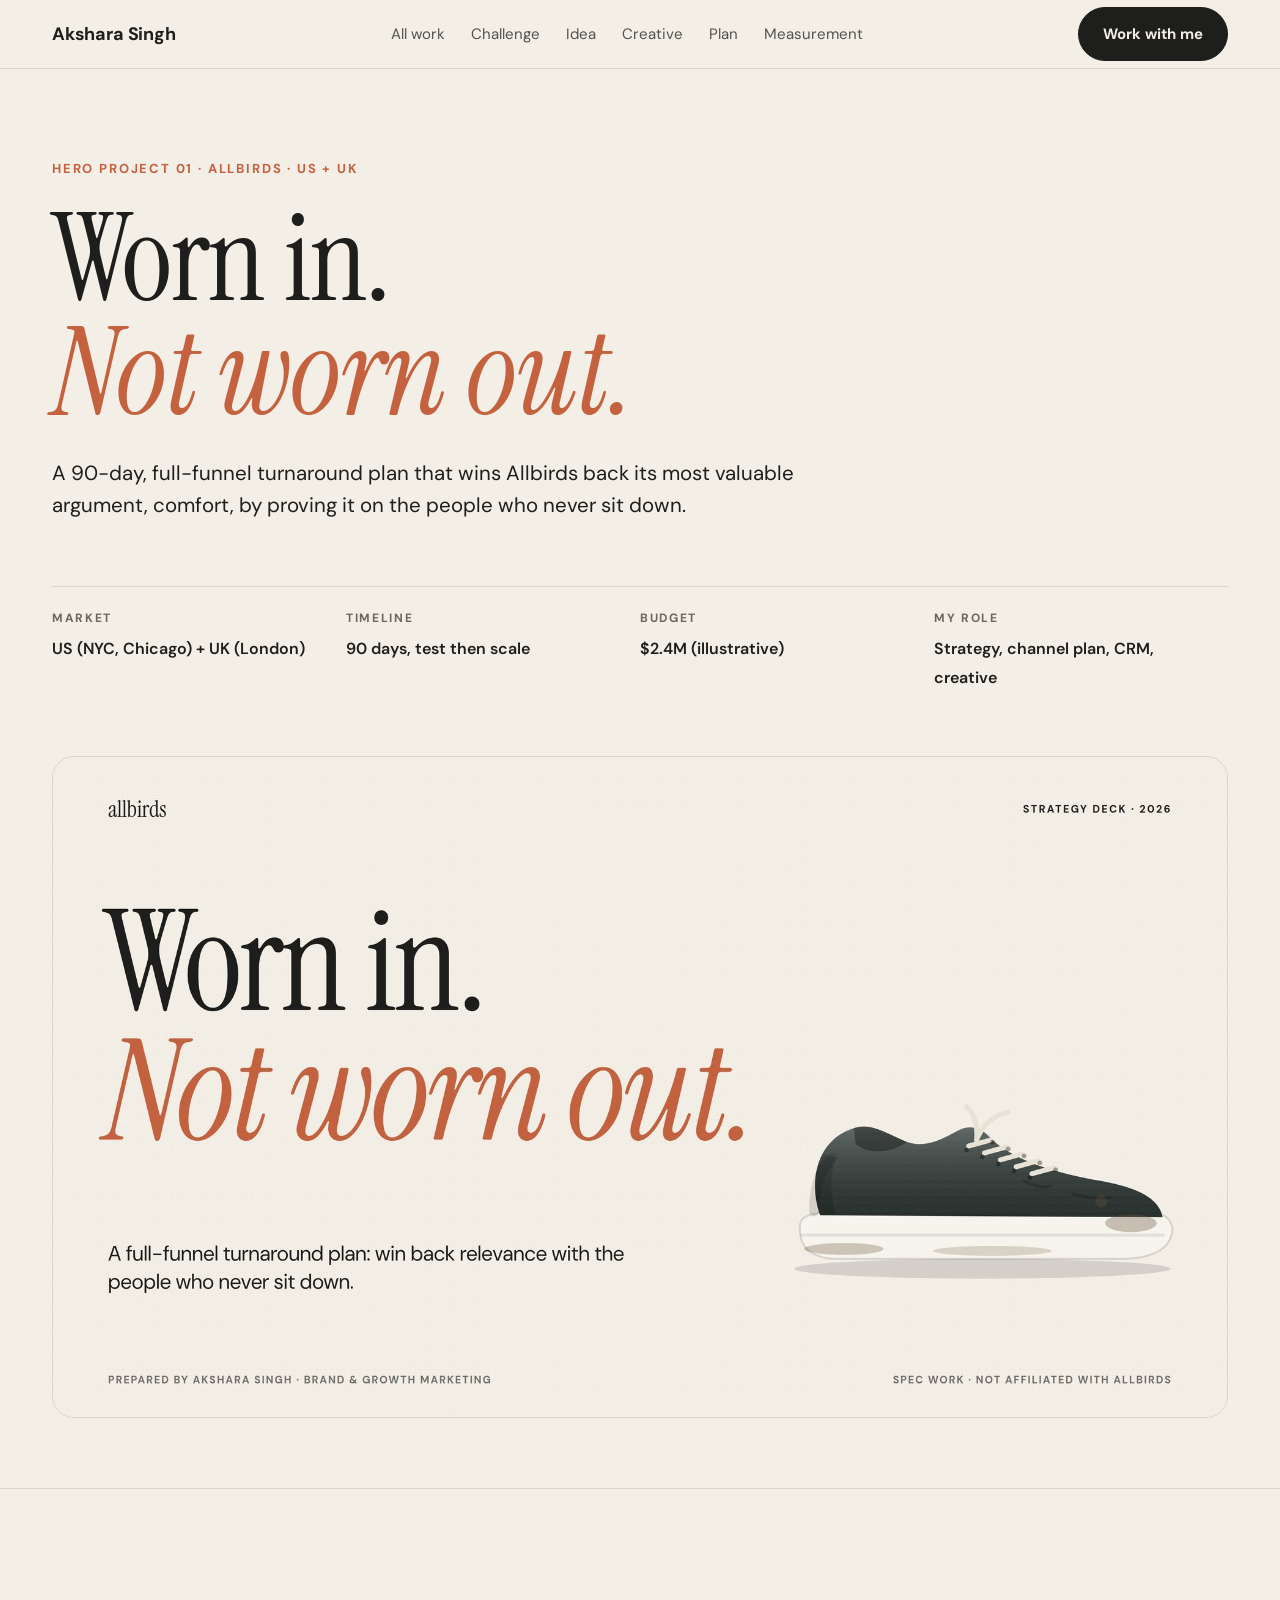
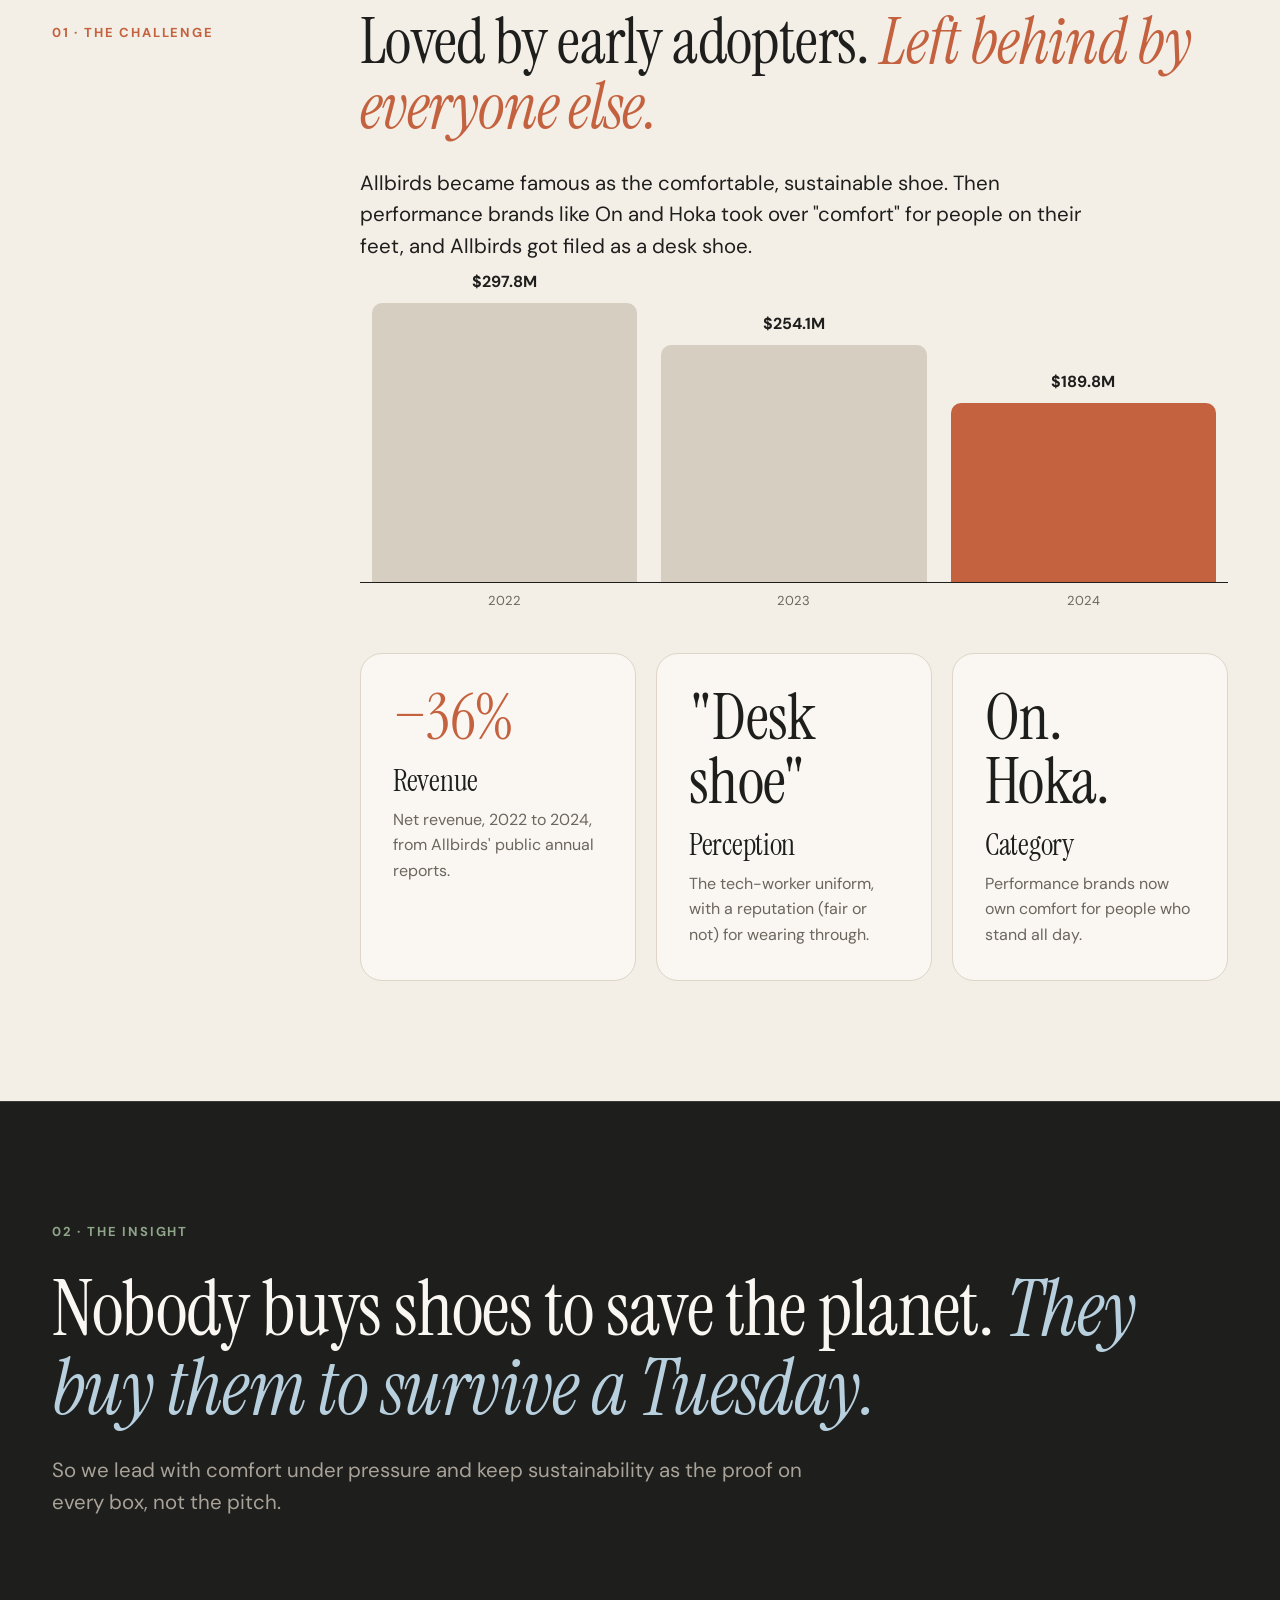
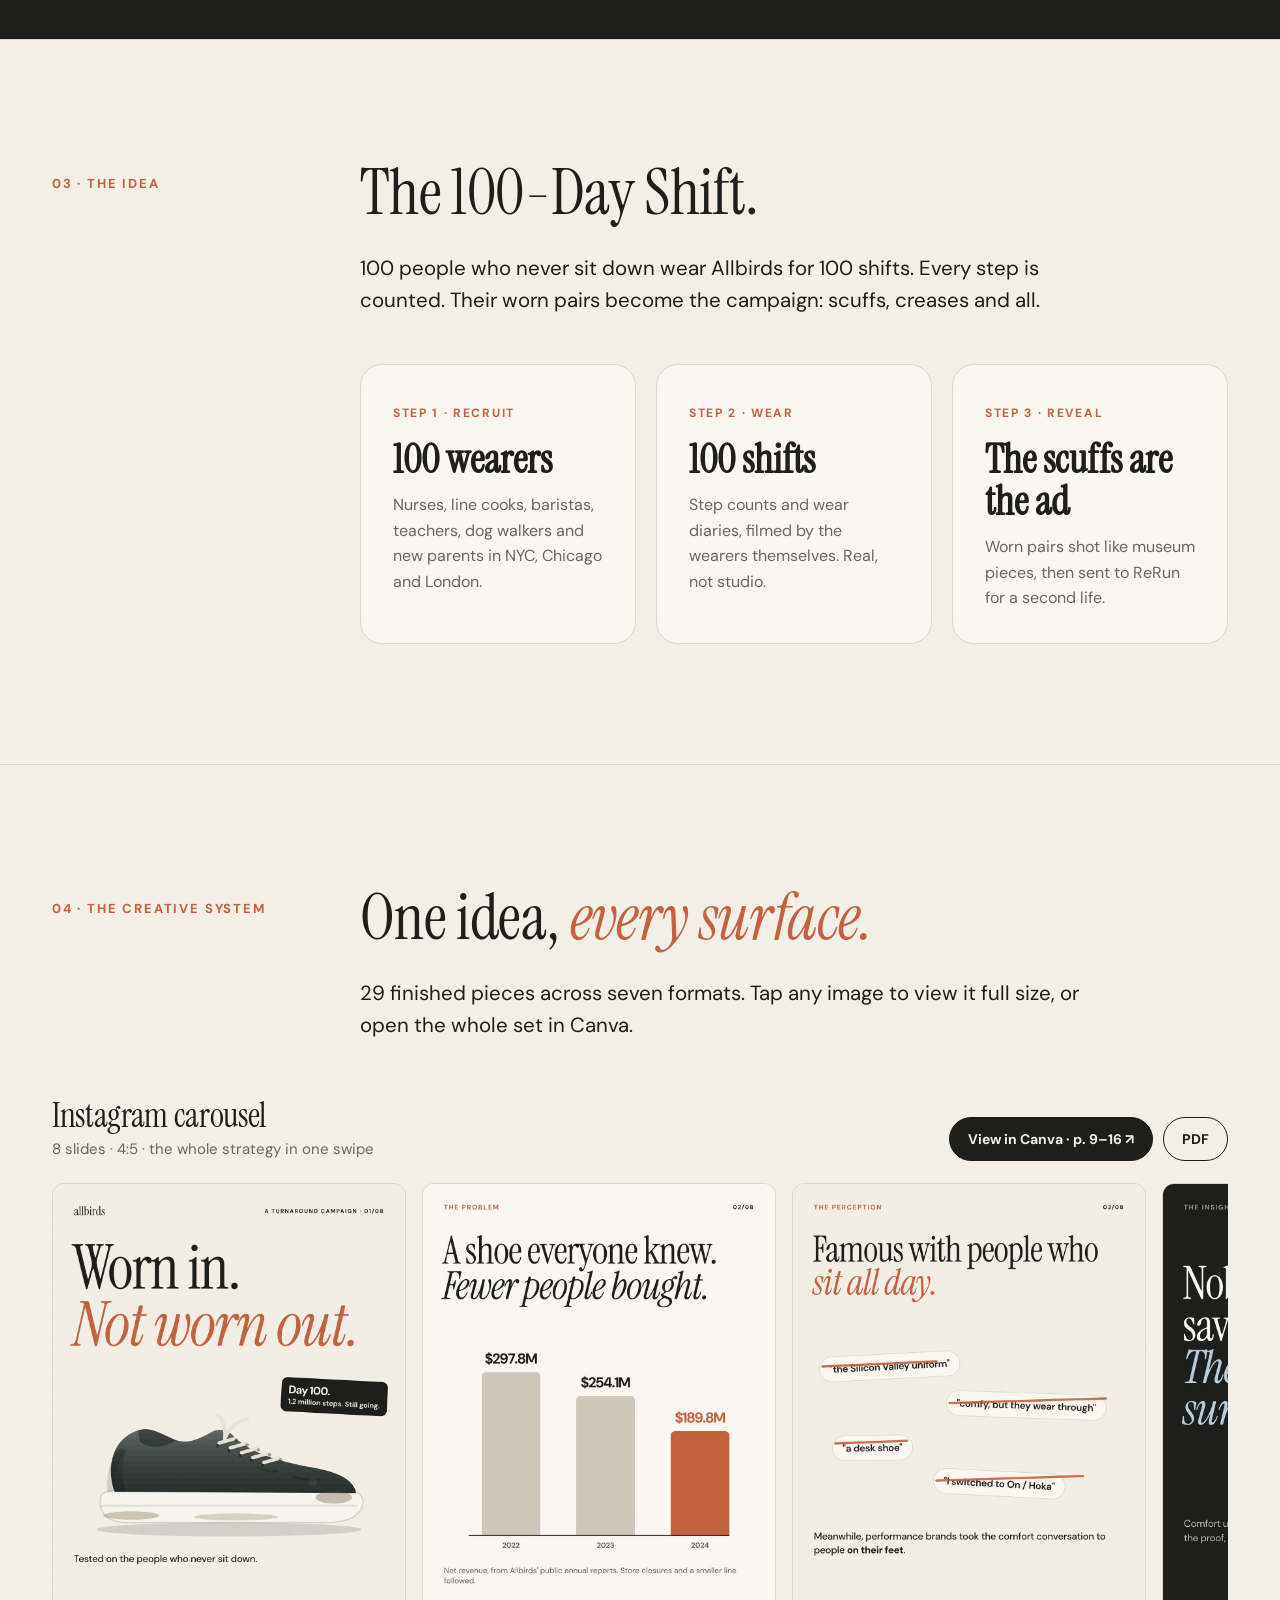
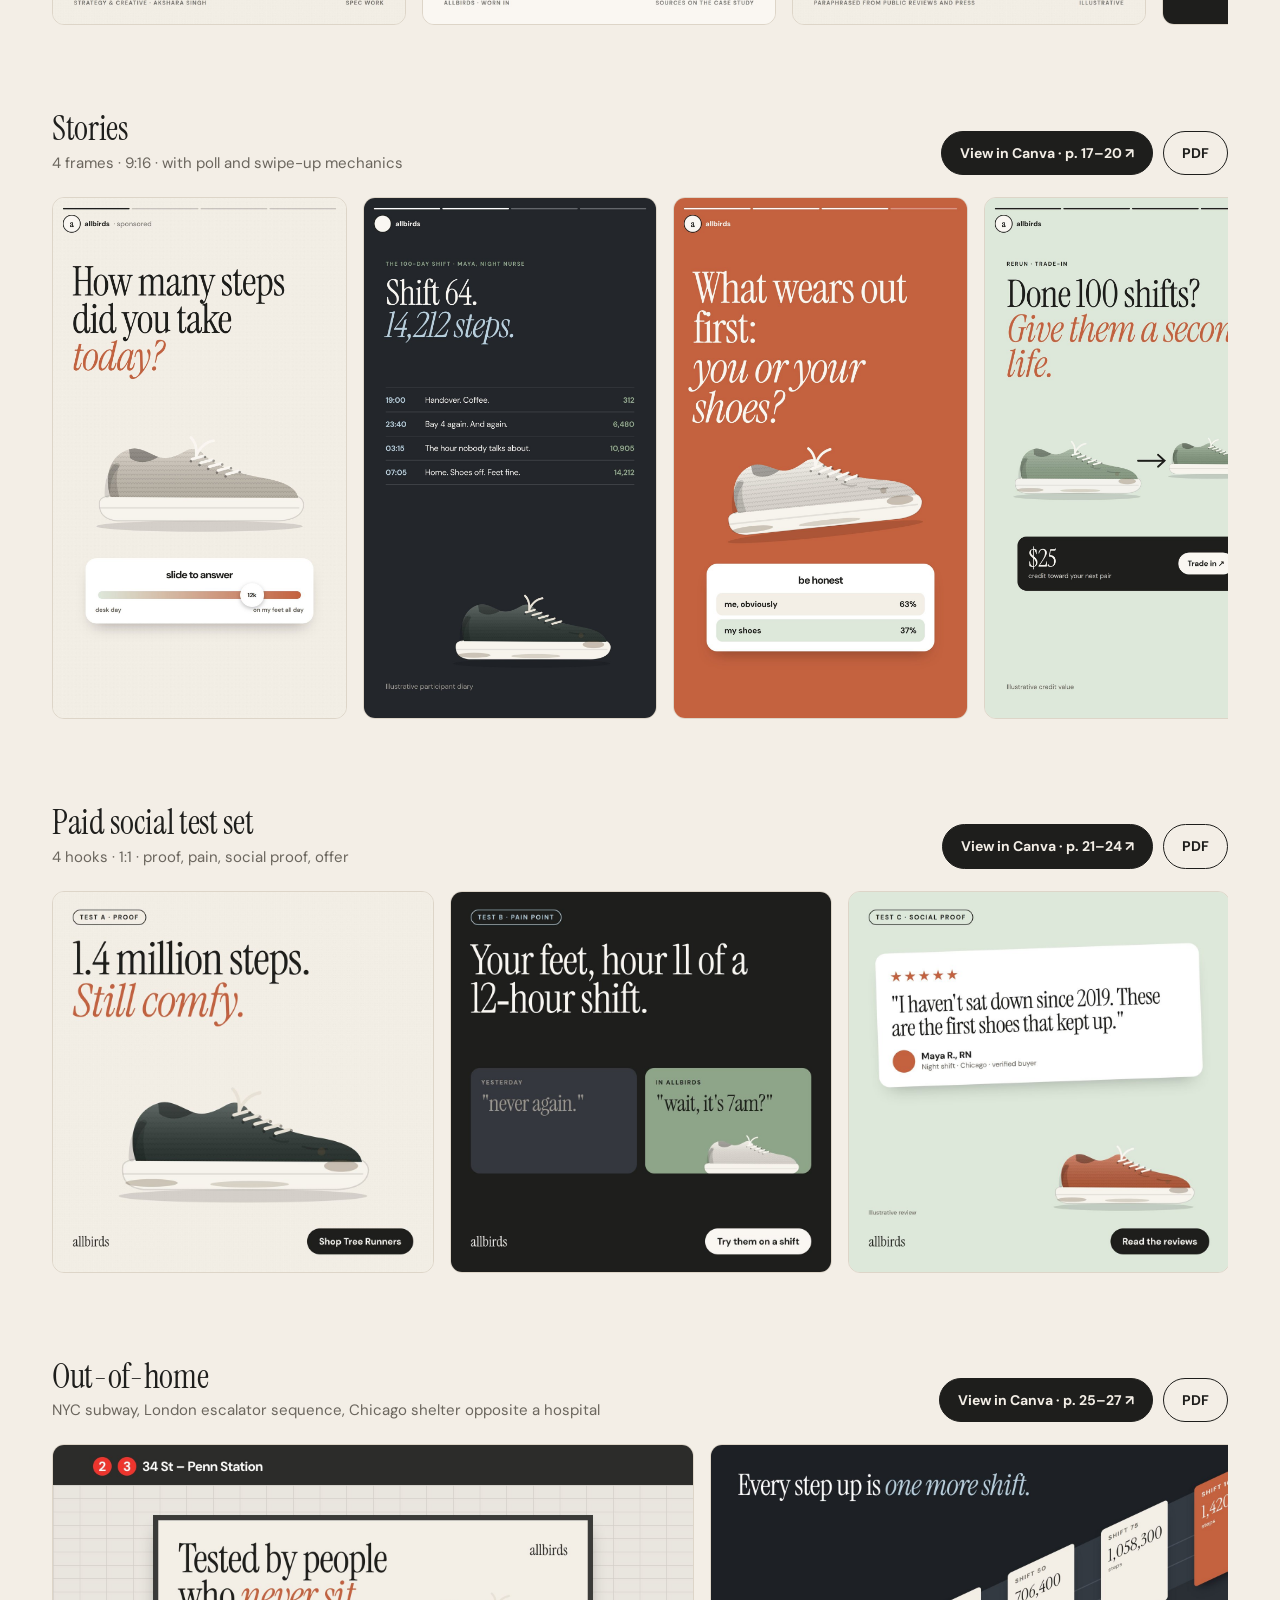
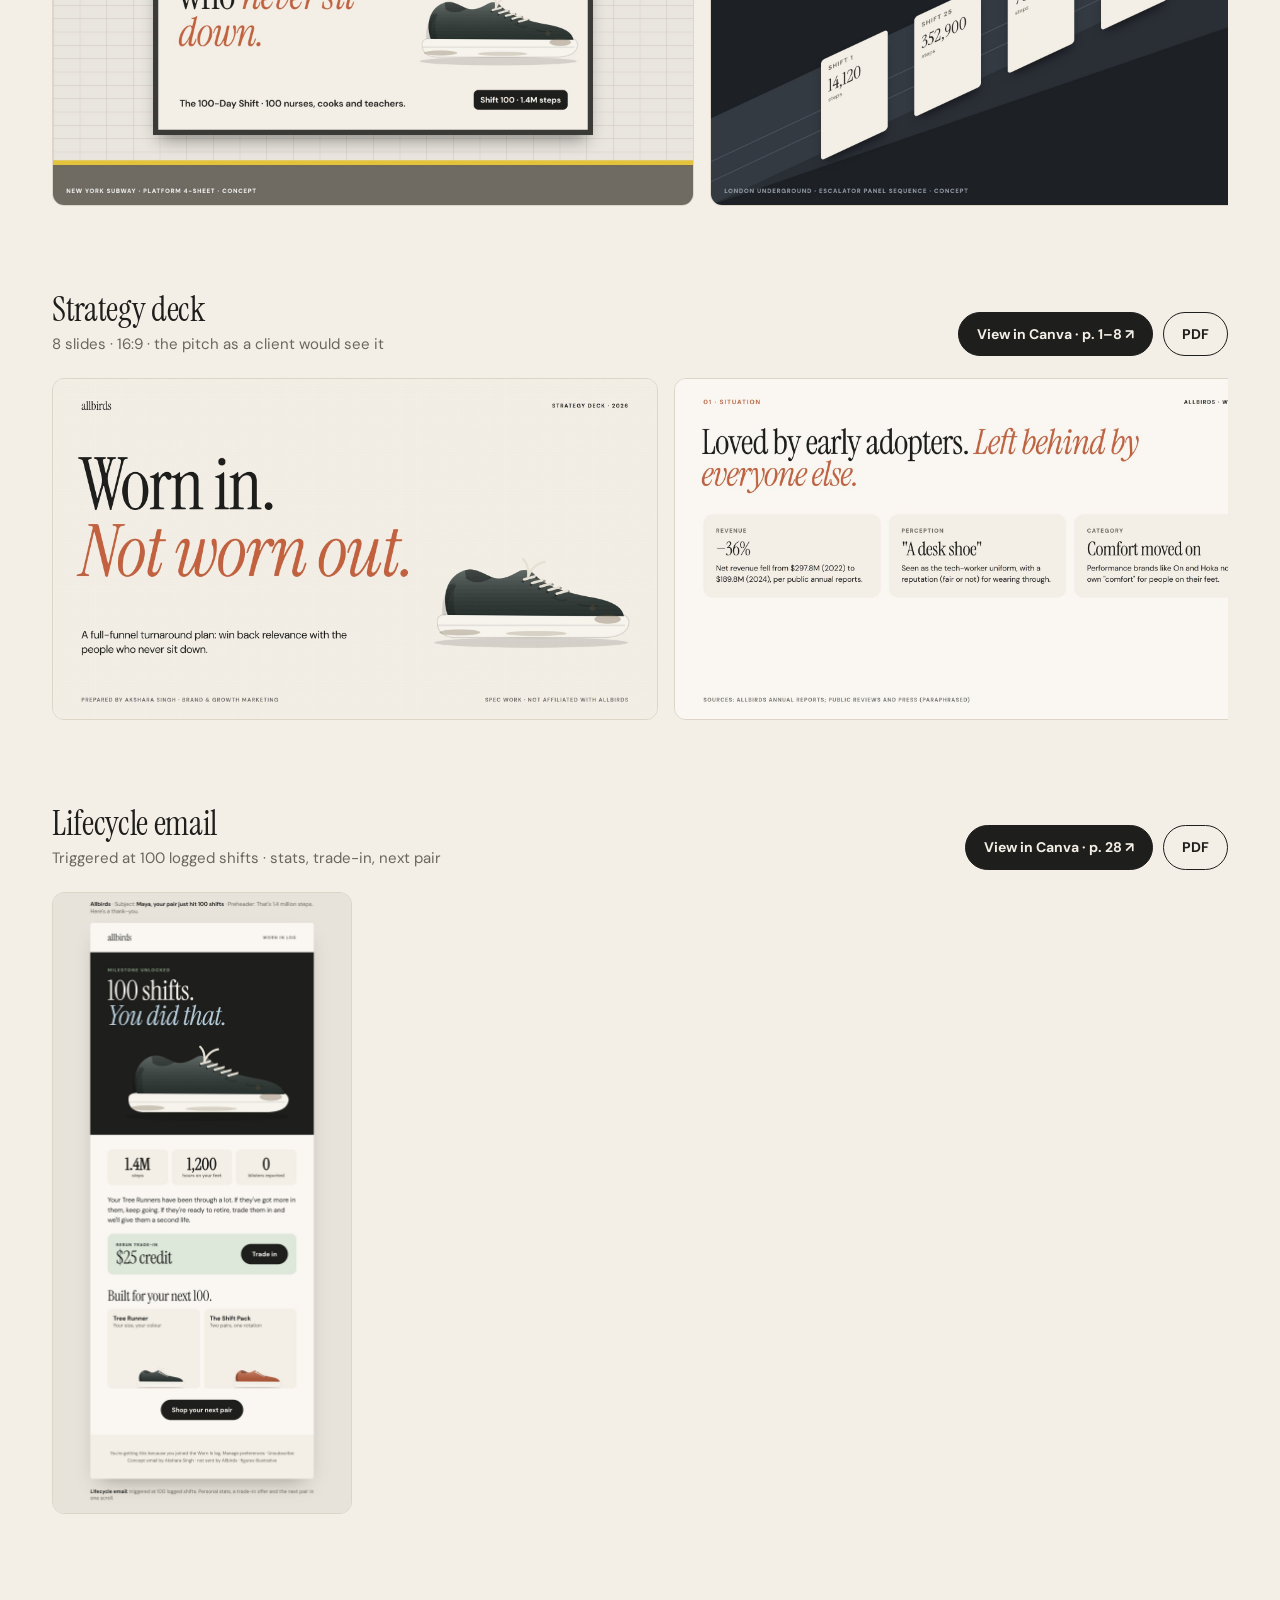
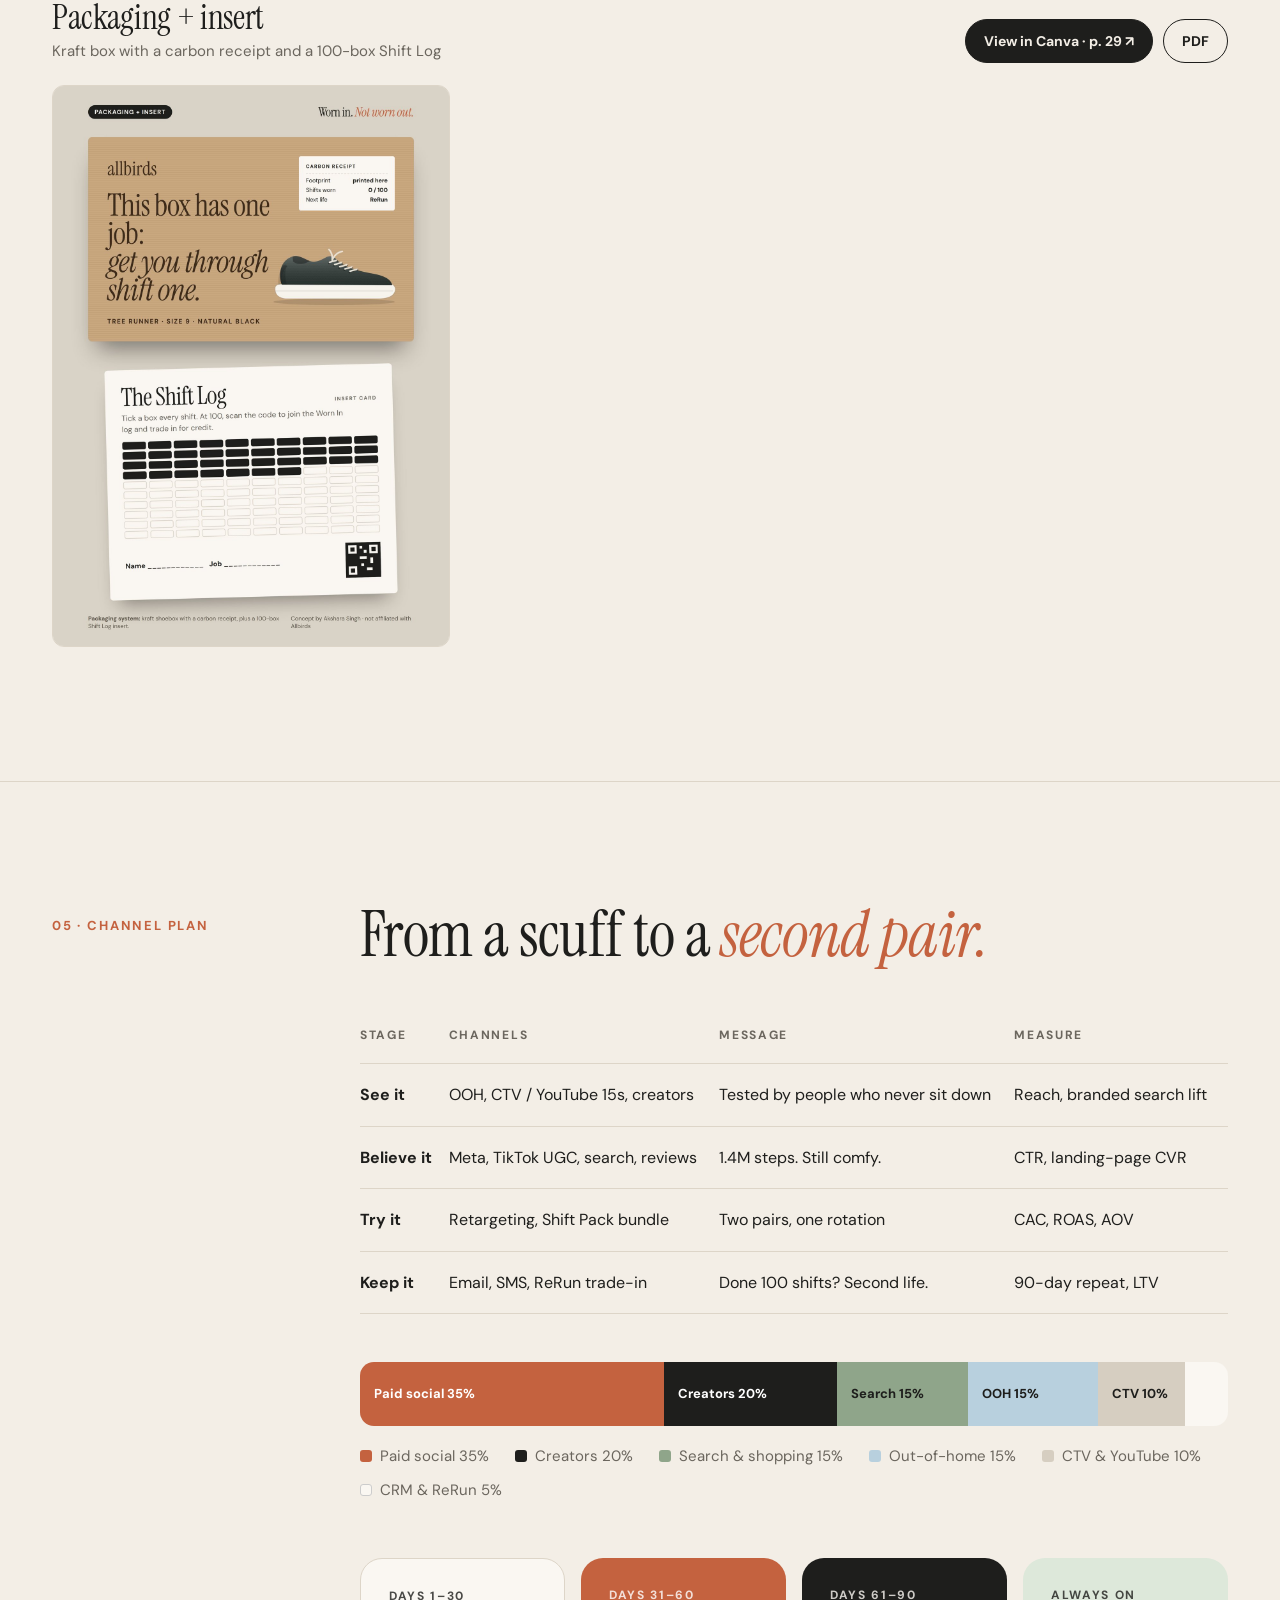
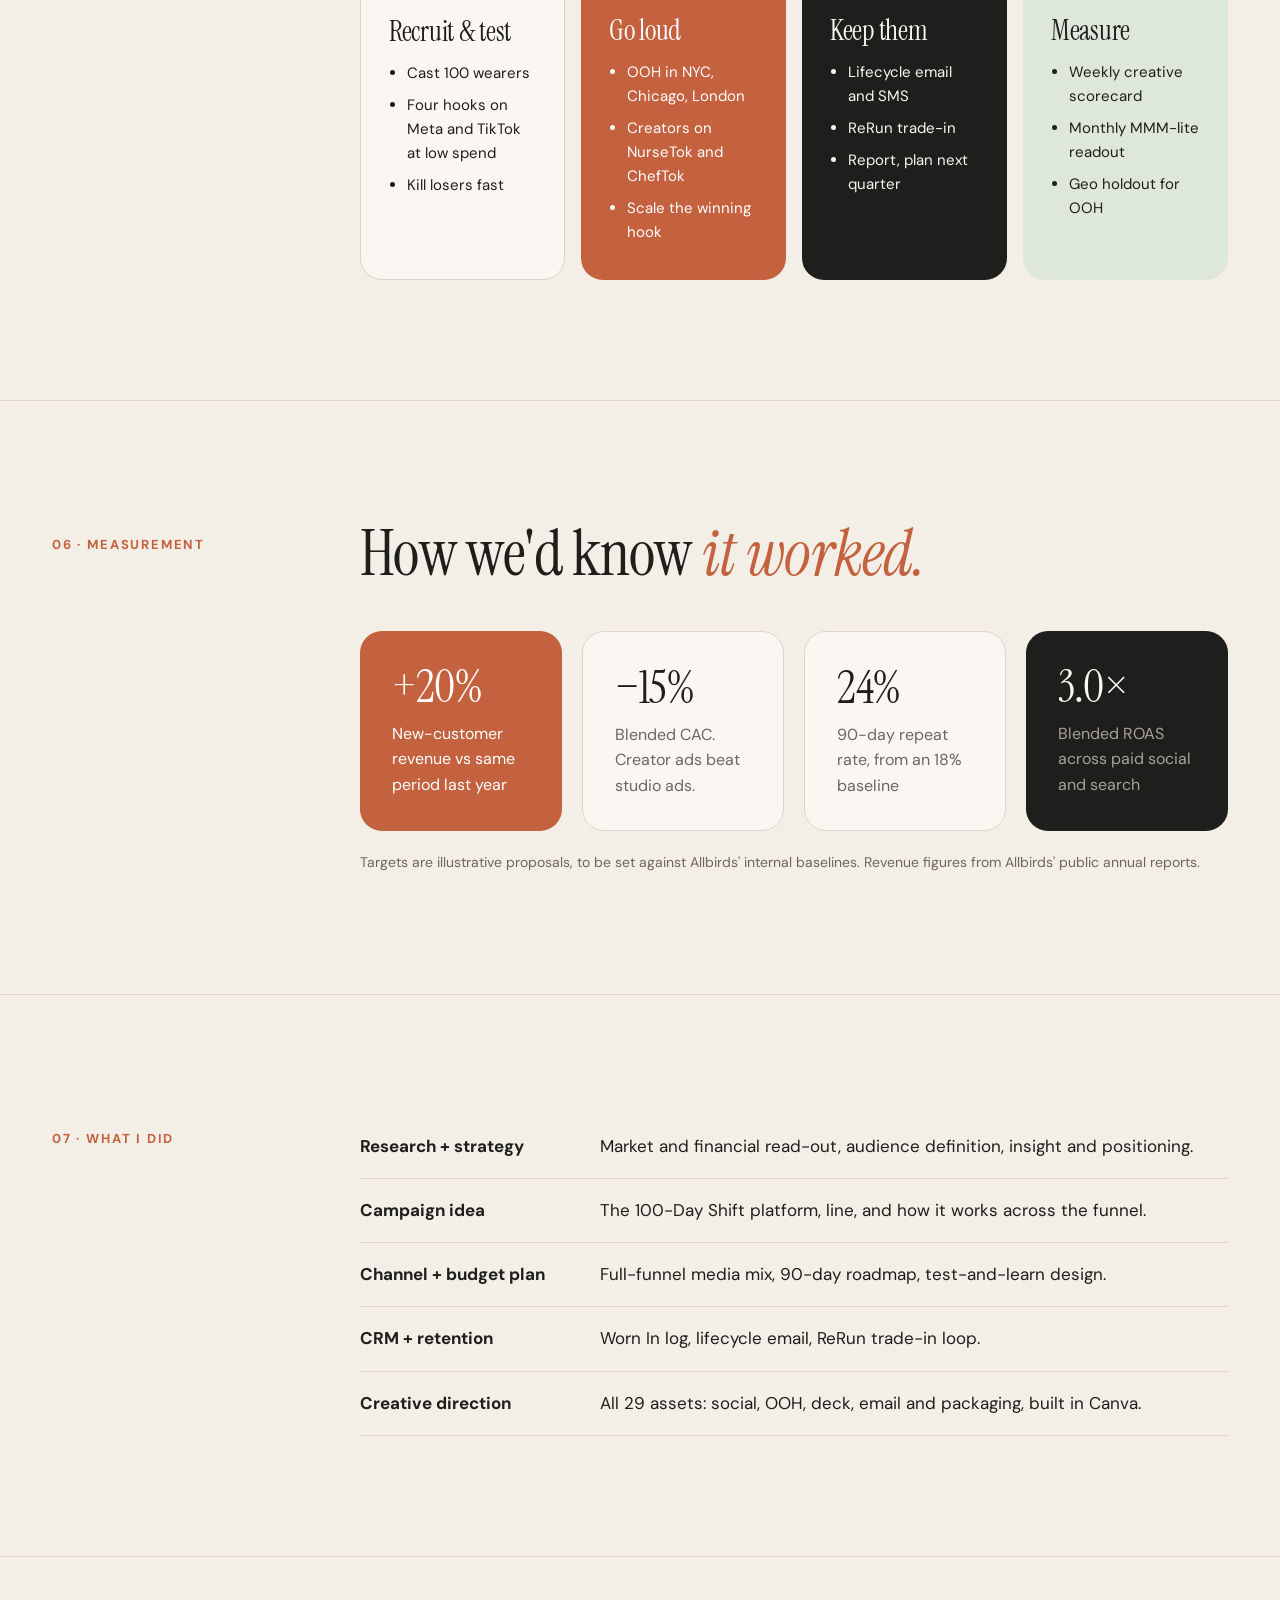
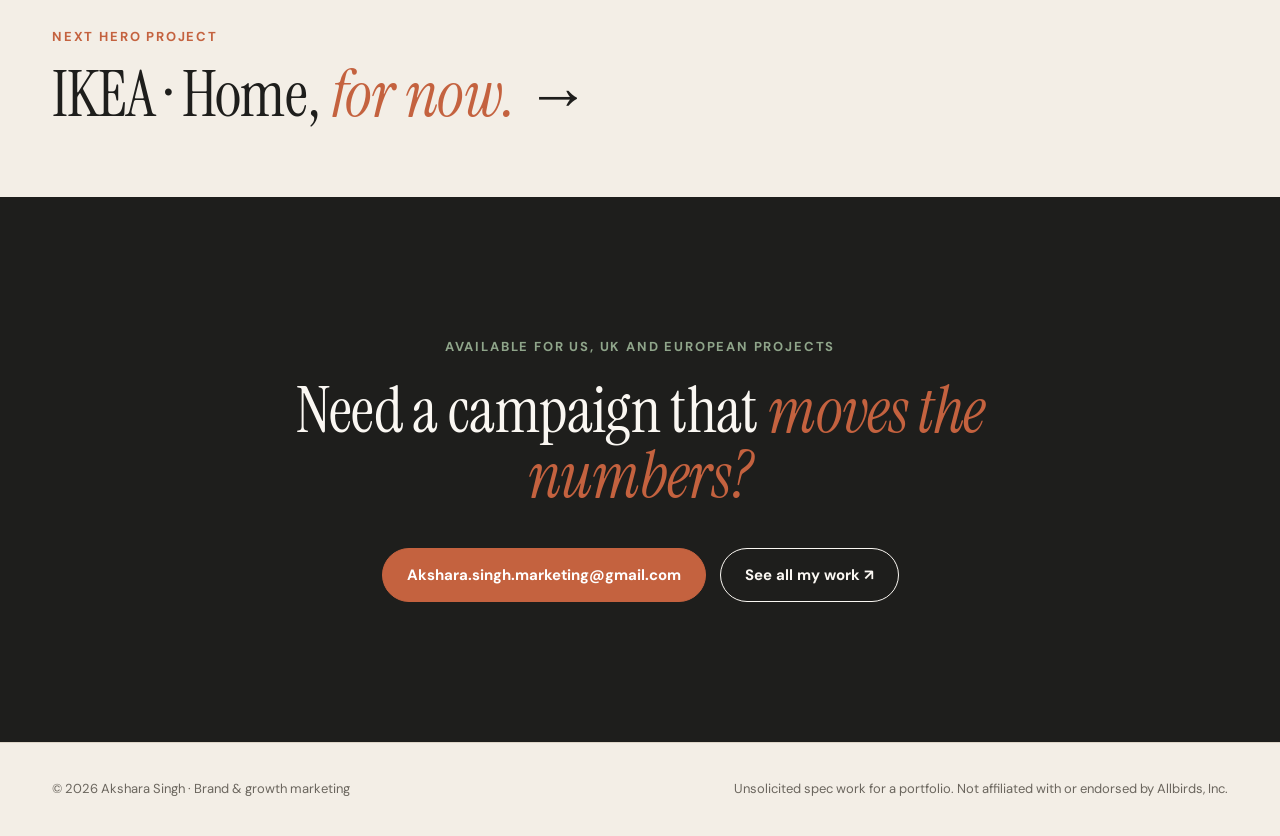
<file: work/hero/allbirds.html>
<!doctype html>
<html lang="en">
<head>
<meta charset="utf-8">
<meta name="viewport" content="width=device-width,initial-scale=1">
<title>Allbirds · Worn In. Not Worn Out. | Akshara Singh</title>
<meta name="description" content="A 90-day full-funnel turnaround campaign for Allbirds in the US and UK: strategy, channel plan, budget, measurement and a 29-piece creative system.">
<meta property="og:title" content="Allbirds · Worn In. Not Worn Out.">
<meta property="og:description" content="A 90-day full-funnel turnaround campaign for Allbirds. Strategy and creative by Akshara Singh.">
<meta property="og:image" content="assets/allbirds/deck/01.jpg">
<link rel="preconnect" href="https://fonts.googleapis.com"><link rel="preconnect" href="https://fonts.gstatic.com" crossorigin>
<link href="https://fonts.googleapis.com/css2?family=DM+Sans:opsz,wght@9..40,400;9..40,600;9..40,700&family=Instrument+Serif:ital@0;1&display=swap" rel="stylesheet">
<link rel="stylesheet" href="css/site.css">
<style>
body{--bg:#F3EEE6;--fg:#1E1E1C;--card:#FAF7F2;--muted:#6B665E;--line:#DDD5C8;--accent:#C4623F;--on-accent:#fff;--sans:'DM Sans',system-ui,sans-serif;--display:'Instrument Serif',Georgia,serif;--dw:400;--dls:-.01em;--em:italic;--r:22px}
.dark{background:#1E1E1C;color:#FAF7F2;--line:#3A3936;--muted:#A8A298;--card:#2A2A27;--fg:#FAF7F2;--bg:#1E1E1C}
.dark .quote em{color:#B8D0DE}
.step{background:var(--card);border:1px solid var(--line);border-radius:var(--r);padding:32px}
.step b{font-size:12px;letter-spacing:.14em;text-transform:uppercase;color:var(--accent)}
.step h3{font-family:var(--display);font-size:40px;line-height:1.05;margin:12px 0}
.step p{font-size:16px;color:var(--muted)}
.rev{display:flex;align-items:end;gap:24px;height:280px;margin-top:40px;border-bottom:1.5px solid var(--fg);padding:0 12px}
.rev div{flex:1;background:#D6CEC1;border-radius:10px 10px 0 0;position:relative}
.rev div span{position:absolute;top:-34px;left:0;right:0;text-align:center;font-weight:700;font-size:16px}
.rev div i{position:absolute;bottom:-30px;left:0;right:0;text-align:center;font-style:normal;font-size:13px;color:var(--muted)}
</style>
</head>
<body>
<nav class="nav"><div class="wrap"><a class="me" href="../../">Akshara Singh</a>
  <div class="links"><a href="../../#work">All work</a><a href="#challenge">Challenge</a><a href="#idea">Idea</a><a href="#creative">Creative</a><a href="#plan">Plan</a><a href="#results">Measurement</a></div>
  <a class="btn fill" href="mailto:Akshara.singh.marketing@gmail.com">Work with me</a></div></nav>

<header class="hero"><div class="wrap">
  <div class="kick rv">Hero project 01 · Allbirds · US + UK</div>
  <h1 class="rv" style="margin-top:22px">Worn in.<br><em>Not worn out.</em></h1>
  <p class="lead rv">A 90-day, full-funnel turnaround plan that wins Allbirds back its most valuable argument, comfort, by proving it on the people who never sit down.</p>
  <div class="facts rv">
    <div><b>Market</b><span>US (NYC, Chicago) + UK (London)</span></div>
    <div><b>Timeline</b><span>90 days, test then scale</span></div>
    <div><b>Budget</b><span>$2.4M (illustrative)</span></div>
    <div><b>My role</b><span>Strategy, channel plan, CRM, creative</span></div>
  </div>
  <div class="cover rv"><img src="assets/allbirds/deck/01.jpg" alt="Allbirds Worn In campaign deck cover"></div>
</div></header>

<section class="s" id="challenge"><div class="wrap sh">
  <div class="kick">01 · The challenge</div>
  <div>
    <h2 class="h2 rv">Loved by early adopters. <em>Left behind by everyone else.</em></h2>
    <p class="lead rv">Allbirds became famous as the comfortable, sustainable shoe. Then performance brands like On and Hoka took over "comfort" for people on their feet, and Allbirds got filed as a desk shoe.</p>
    <div class="rev rv" aria-label="Allbirds net revenue by year">
      <div style="height:100%"><span>$297.8M</span><i>2022</i></div>
      <div style="height:85%"><span>$254.1M</span><i>2023</i></div>
      <div style="height:64%;background:var(--accent)"><span>$189.8M</span><i>2024</i></div>
    </div>
    <div class="grid g3 rv" style="margin-top:70px">
      <div class="card"><div class="num" style="color:var(--accent)">−36%</div><h3 style="margin-top:14px">Revenue</h3><p>Net revenue, 2022 to 2024, from Allbirds' public annual reports.</p></div>
      <div class="card"><div class="num">"Desk shoe"</div><h3 style="margin-top:14px">Perception</h3><p>The tech-worker uniform, with a reputation (fair or not) for wearing through.</p></div>
      <div class="card"><div class="num">On. Hoka.</div><h3 style="margin-top:14px">Category</h3><p>Performance brands now own comfort for people who stand all day.</p></div>
    </div>
  </div>
</div></section>

<section class="s dark" id="insight"><div class="wrap">
  <div class="kick rv" style="color:#8FA58A">02 · The insight</div>
  <p class="quote rv" style="margin-top:28px">Nobody buys shoes to save the planet. <em>They buy them to survive a Tuesday.</em></p>
  <p class="lead rv muted">So we lead with comfort under pressure and keep sustainability as the proof on every box, not the pitch.</p>
</div></section>

<section class="s" id="idea"><div class="wrap sh">
  <div class="kick">03 · The idea</div>
  <div>
    <h2 class="h2 rv">The 100-Day Shift.</h2>
    <p class="lead rv">100 people who never sit down wear Allbirds for 100 shifts. Every step is counted. Their worn pairs become the campaign: scuffs, creases and all.</p>
    <div class="grid g3 rv" style="margin-top:48px">
      <div class="step"><b>Step 1 · Recruit</b><h3>100 wearers</h3><p>Nurses, line cooks, baristas, teachers, dog walkers and new parents in NYC, Chicago and London.</p></div>
      <div class="step"><b>Step 2 · Wear</b><h3>100 shifts</h3><p>Step counts and wear diaries, filmed by the wearers themselves. Real, not studio.</p></div>
      <div class="step"><b>Step 3 · Reveal</b><h3>The scuffs are the ad</h3><p>Worn pairs shot like museum pieces, then sent to ReRun for a second life.</p></div>
    </div>
  </div>
</div></section>

<section class="s" id="creative"><div class="wrap">
  <div class="sh"><div class="kick">04 · The creative system</div>
  <div><h2 class="h2 rv">One idea, <em>every surface.</em></h2>
  <p class="lead rv">29 finished pieces across seven formats. Tap any image to view it full size, or open the whole set in Canva.</p></div></div>
  <div class="kit" data-kit="allbirds"><script type="application/json">[
    {"t":"Instagram carousel","d":"8 slides · 4:5 · the whole strategy in one swipe","dir":"carousel","ar":0.8,"n":8,"h":440,"canva":"6EYsEKRRUh15mRz","pages":"9–16"},
    {"t":"Stories","d":"4 frames · 9:16 · with poll and swipe-up mechanics","dir":"stories","ar":0.5625,"n":4,"h":520,"canva":"6EYsEKRRUh15mRz","pages":"17–20"},
    {"t":"Paid social test set","d":"4 hooks · 1:1 · proof, pain, social proof, offer","dir":"social-ads","ar":1,"n":4,"h":380,"canva":"6EYsEKRRUh15mRz","pages":"21–24"},
    {"t":"Out-of-home","d":"NYC subway, London escalator sequence, Chicago shelter opposite a hospital","dir":"ooh","ar":1.7778,"n":3,"h":360,"canva":"6EYsEKRRUh15mRz","pages":"25–27"},
    {"t":"Strategy deck","d":"8 slides · 16:9 · the pitch as a client would see it","dir":"deck","ar":1.7778,"n":8,"h":340,"canva":"6EYsEKRRUh15mRz","pages":"1–8"},
    {"t":"Lifecycle email","d":"Triggered at 100 logged shifts · stats, trade-in, next pair","dir":"email","ar":0.48,"n":1,"h":620,"canva":"6EYsEKRRUh15mRz","pages":"28"},
    {"t":"Packaging + insert","d":"Kraft box with a carbon receipt and a 100-box Shift Log","dir":"print","ar":0.7069,"n":1,"h":560,"canva":"6EYsEKRRUh15mRz","pages":"29"}
  ]</script></div>
</div></section>

<section class="s" id="plan"><div class="wrap sh">
  <div class="kick">05 · Channel plan</div>
  <div>
    <h2 class="h2 rv">From a scuff to a <em>second pair.</em></h2>
    <div class="tscroll rv" style="margin-top:40px"><table>
      <tr><th>Stage</th><th>Channels</th><th>Message</th><th>Measure</th></tr>
      <tr><td><b>See it</b></td><td>OOH, CTV / YouTube 15s, creators</td><td>Tested by people who never sit down</td><td>Reach, branded search lift</td></tr>
      <tr><td><b>Believe it</b></td><td>Meta, TikTok UGC, search, reviews</td><td>1.4M steps. Still comfy.</td><td>CTR, landing-page CVR</td></tr>
      <tr><td><b>Try it</b></td><td>Retargeting, Shift Pack bundle</td><td>Two pairs, one rotation</td><td>CAC, ROAS, AOV</td></tr>
      <tr><td><b>Keep it</b></td><td>Email, SMS, ReRun trade-in</td><td>Done 100 shifts? Second life.</td><td>90-day repeat, LTV</td></tr>
    </table></div>
    <div class="bbar rv" aria-label="Budget split">
      <div style="width:35%;background:#C4623F;color:#fff">Paid social 35%</div><div style="width:20%;background:#1E1E1C;color:#fff">Creators 20%</div><div style="width:15%;background:#8FA58A">Search 15%</div><div style="width:15%;background:#B8D0DE">OOH 15%</div><div style="width:10%;background:#D6CEC1">CTV 10%</div><div style="width:5%;background:#FAF7F2"></div>
    </div>
    <div class="legend muted"><span><i style="background:#C4623F"></i>Paid social 35%</span><span><i style="background:#1E1E1C"></i>Creators 20%</span><span><i style="background:#8FA58A"></i>Search &amp; shopping 15%</span><span><i style="background:#B8D0DE"></i>Out-of-home 15%</span><span><i style="background:#D6CEC1"></i>CTV &amp; YouTube 10%</span><span><i style="background:#FAF7F2;border:1px solid #ccc"></i>CRM &amp; ReRun 5%</span></div>
    <div class="road rv">
      <div style="background:var(--card);border:1px solid var(--line)"><b>Days 1–30</b><h4>Recruit &amp; test</h4><ul><li>Cast 100 wearers</li><li>Four hooks on Meta and TikTok at low spend</li><li>Kill losers fast</li></ul></div>
      <div style="background:#C4623F;color:#fff"><b>Days 31–60</b><h4>Go loud</h4><ul><li>OOH in NYC, Chicago, London</li><li>Creators on NurseTok and ChefTok</li><li>Scale the winning hook</li></ul></div>
      <div style="background:#1E1E1C;color:#FAF7F2"><b>Days 61–90</b><h4>Keep them</h4><ul><li>Lifecycle email and SMS</li><li>ReRun trade-in</li><li>Report, plan next quarter</li></ul></div>
      <div style="background:#DDE8DA"><b>Always on</b><h4>Measure</h4><ul><li>Weekly creative scorecard</li><li>Monthly MMM-lite readout</li><li>Geo holdout for OOH</li></ul></div>
    </div>
  </div>
</div></section>

<section class="s" id="results"><div class="wrap sh">
  <div class="kick">06 · Measurement</div>
  <div>
    <h2 class="h2 rv">How we'd know <em>it worked.</em></h2>
    <div class="grid g4 rv" style="margin-top:44px">
      <div class="card" style="background:#C4623F;color:#fff;border:0"><div class="num">+20%</div><p style="color:#fff;margin-top:12px">New-customer revenue vs same period last year</p></div>
      <div class="card"><div class="num">−15%</div><p style="margin-top:12px">Blended CAC. Creator ads beat studio ads.</p></div>
      <div class="card"><div class="num">24%</div><p style="margin-top:12px">90-day repeat rate, from an 18% baseline</p></div>
      <div class="card" style="background:#1E1E1C;color:#FAF7F2;border:0"><div class="num">3.0×</div><p style="color:#A8A298;margin-top:12px">Blended ROAS across paid social and search</p></div>
    </div>
    <p class="muted rv" style="font-size:14px;margin-top:20px">Targets are illustrative proposals, to be set against Allbirds' internal baselines. Revenue figures from Allbirds' public annual reports.</p>
  </div>
</div></section>

<section class="s"><div class="wrap sh">
  <div class="kick">07 · What I did</div>
  <ul class="role rv">
    <li><b>Research + strategy</b><span>Market and financial read-out, audience definition, insight and positioning.</span></li>
    <li><b>Campaign idea</b><span>The 100-Day Shift platform, line, and how it works across the funnel.</span></li>
    <li><b>Channel + budget plan</b><span>Full-funnel media mix, 90-day roadmap, test-and-learn design.</span></li>
    <li><b>CRM + retention</b><span>Worn In log, lifecycle email, ReRun trade-in loop.</span></li>
    <li><b>Creative direction</b><span>All 29 assets: social, OOH, deck, email and packaging, built in Canva.</span></li>
  </ul>
</div></section>

<a class="next" href="ikea.html"><div class="wrap"><div class="kick">Next hero project</div><div class="h2" style="margin-top:14px">IKEA · Home, <em>for now.</em> →</div></div></a>

<section class="cta dark"><div class="wrap">
  <div class="kick" style="color:#8FA58A">Available for US, UK and European projects</div>
  <h2 class="h2" style="margin-top:20px">Need a campaign that <em>moves the numbers?</em></h2>
  <div class="row"><a class="btn acc" href="mailto:Akshara.singh.marketing@gmail.com">Akshara.singh.marketing@gmail.com</a><a class="btn" style="border-color:#FAF7F2" href="https://www.canva.com/d/84mWTID-NMi4Fmd" target="_blank" rel="noopener">See all my work ↗</a></div>
</div></section>

<footer><div class="wrap"><span>© 2026 Akshara Singh · Brand &amp; growth marketing</span><span>Unsolicited spec work for a portfolio. Not affiliated with or endorsed by Allbirds, Inc.</span></div></footer>
<script src="js/site.js"></script>
<!-- Start of HubSpot Embed Code -->
<script type="text/javascript" id="hs-script-loader" async defer src="https://js-na2.hs-scripts.com/247555031.js"></script>
<!-- End of HubSpot Embed Code -->
</body>
</html>
</file>
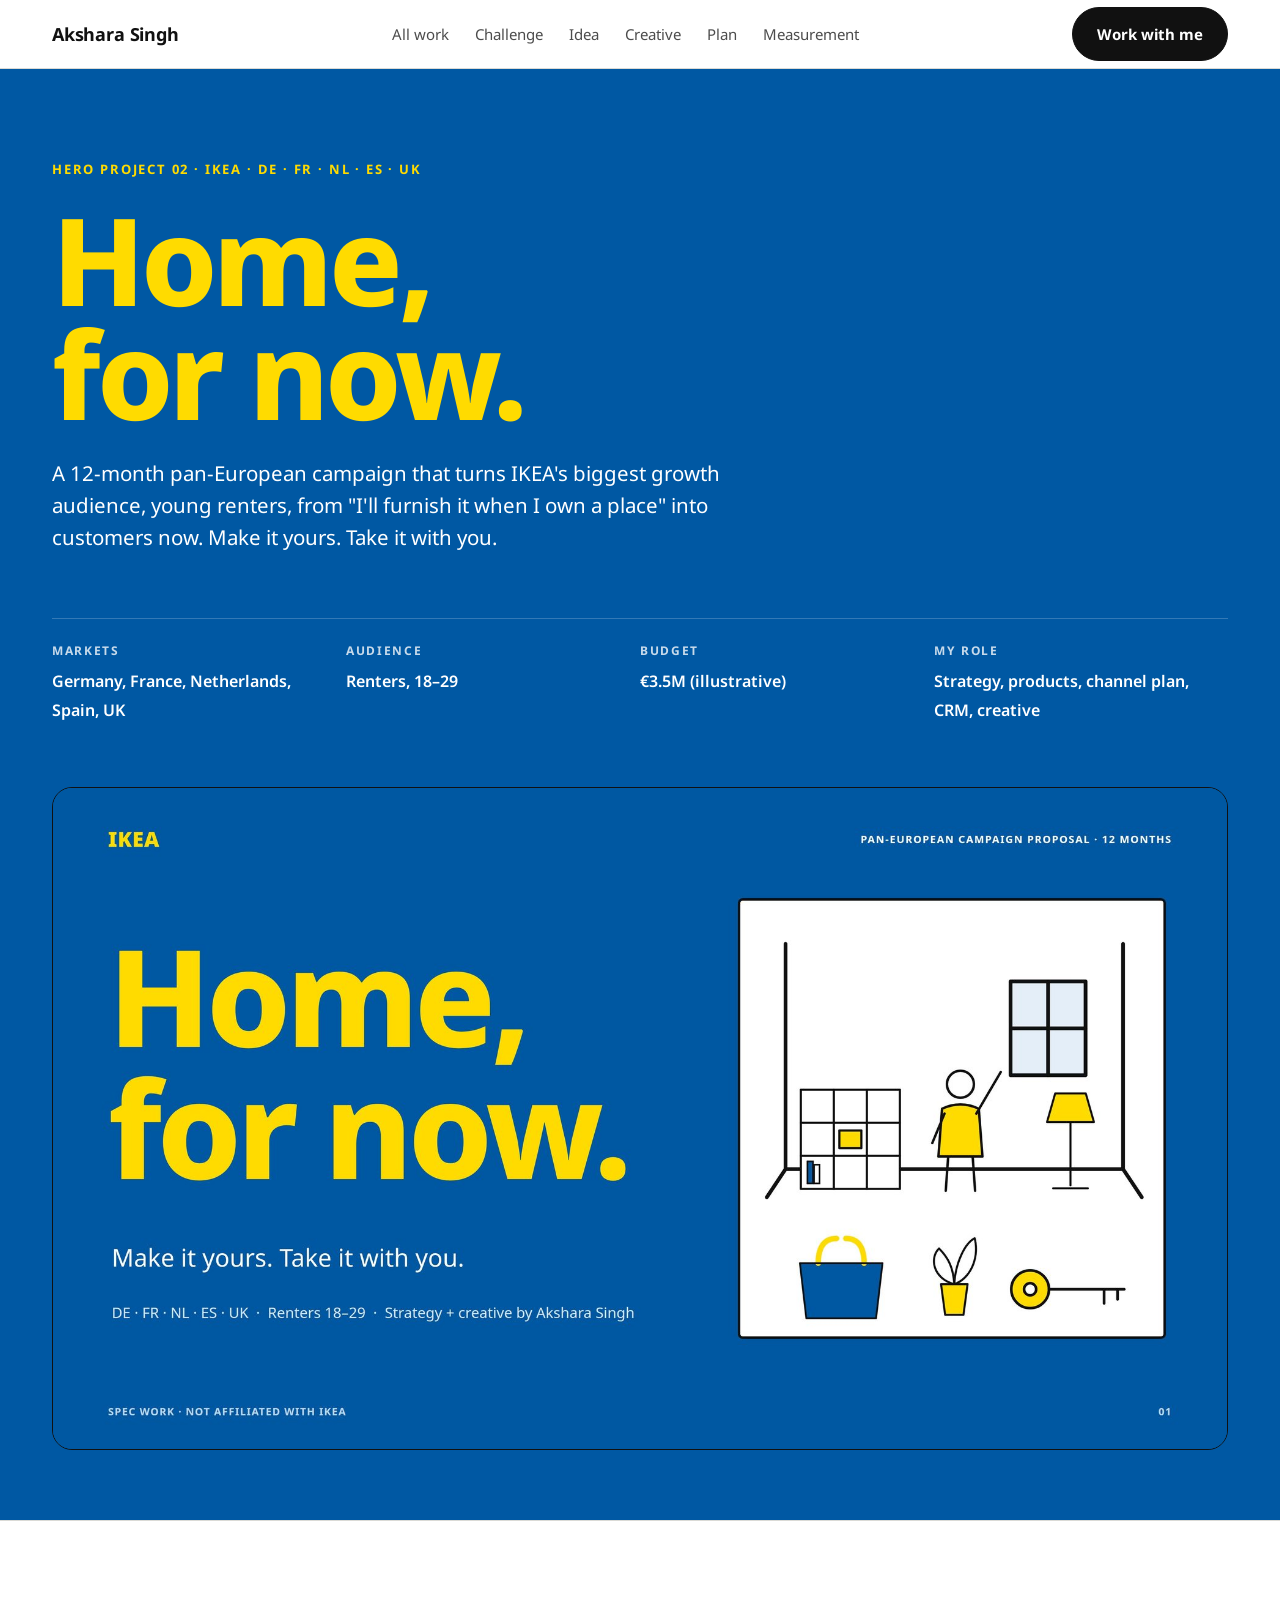
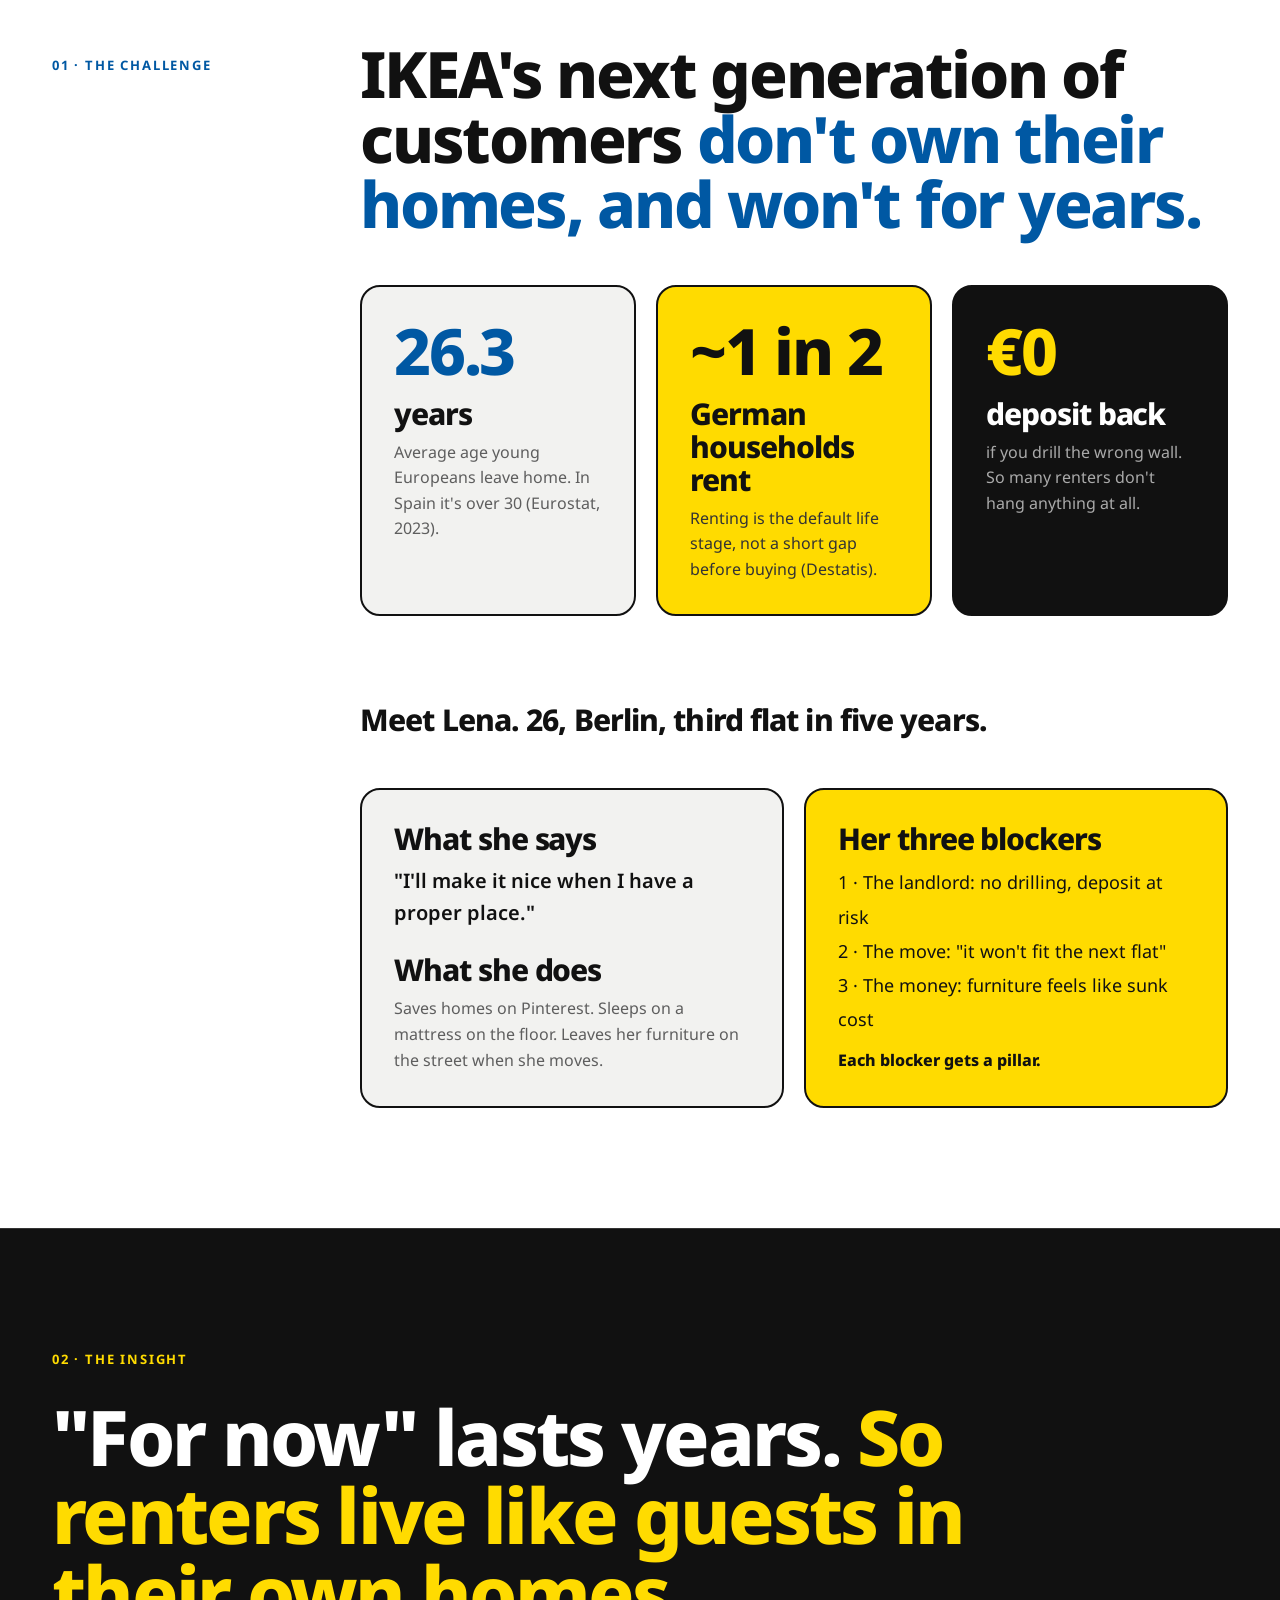
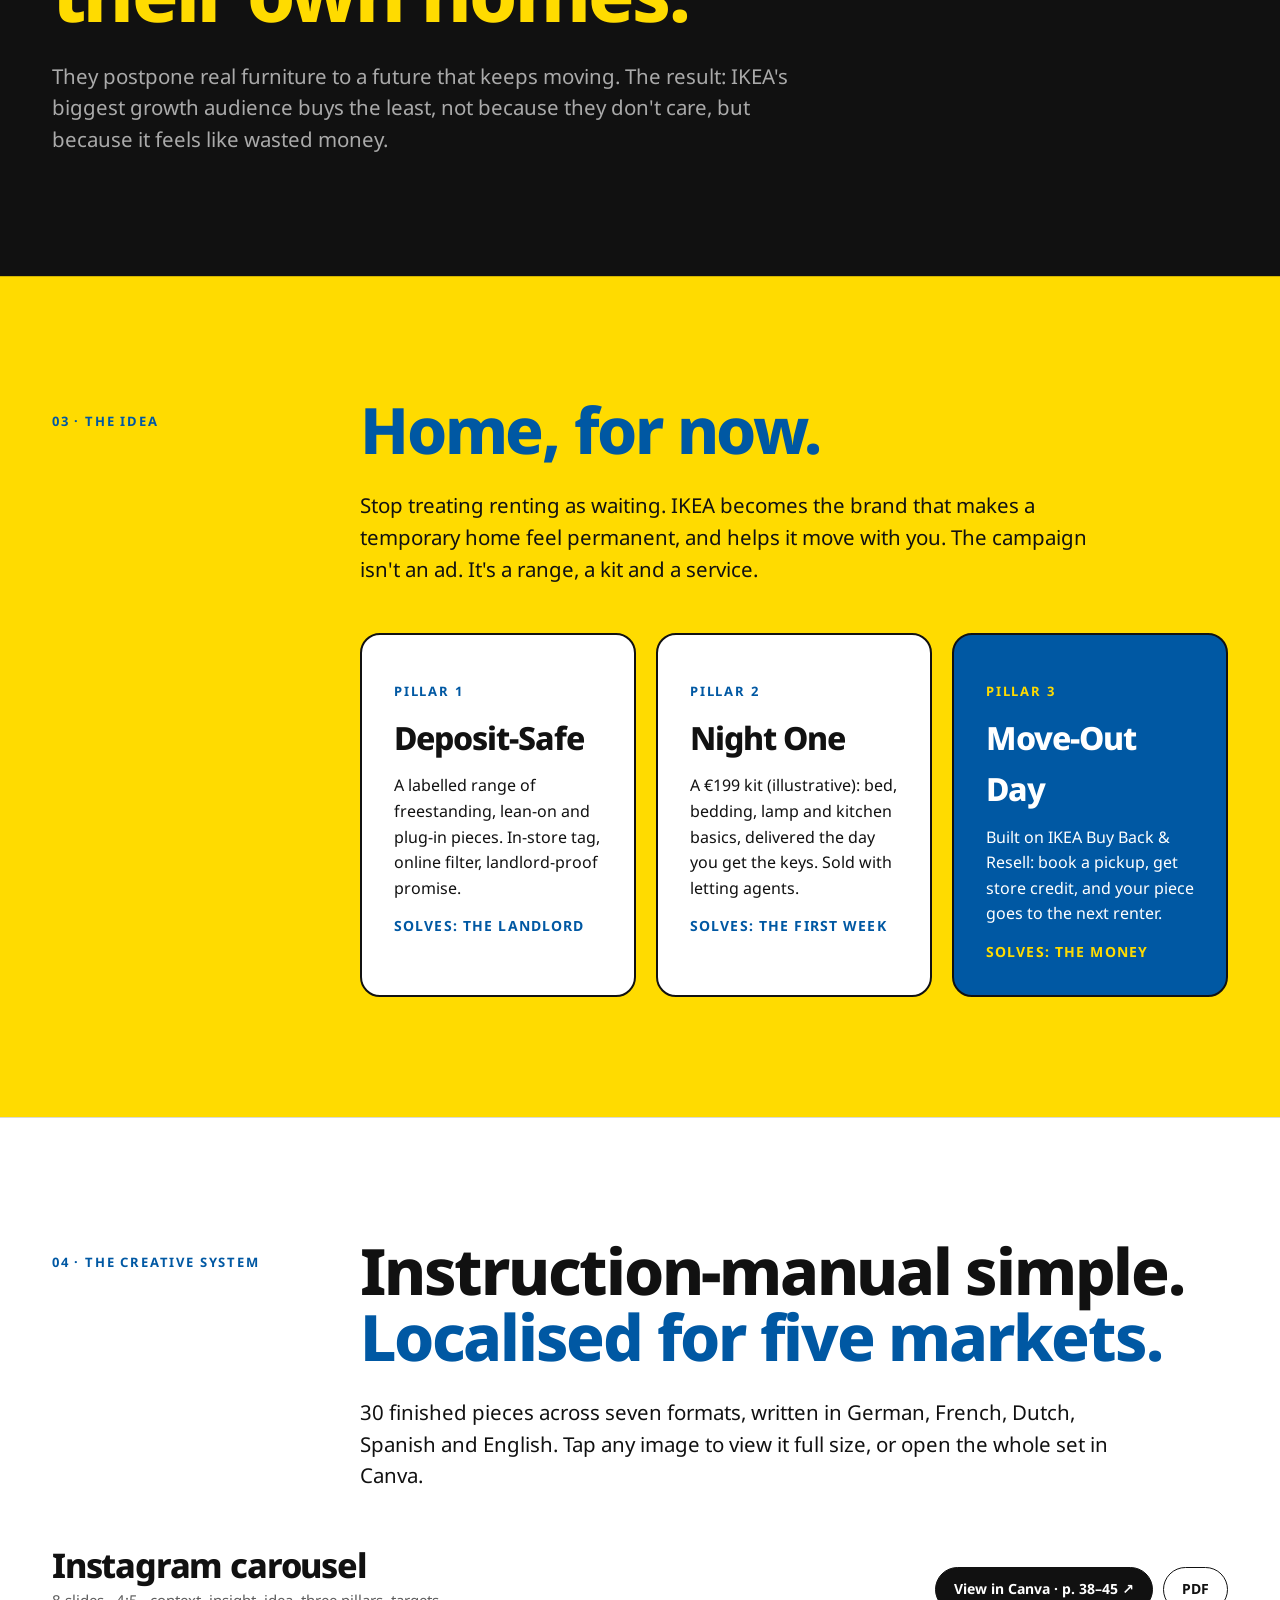
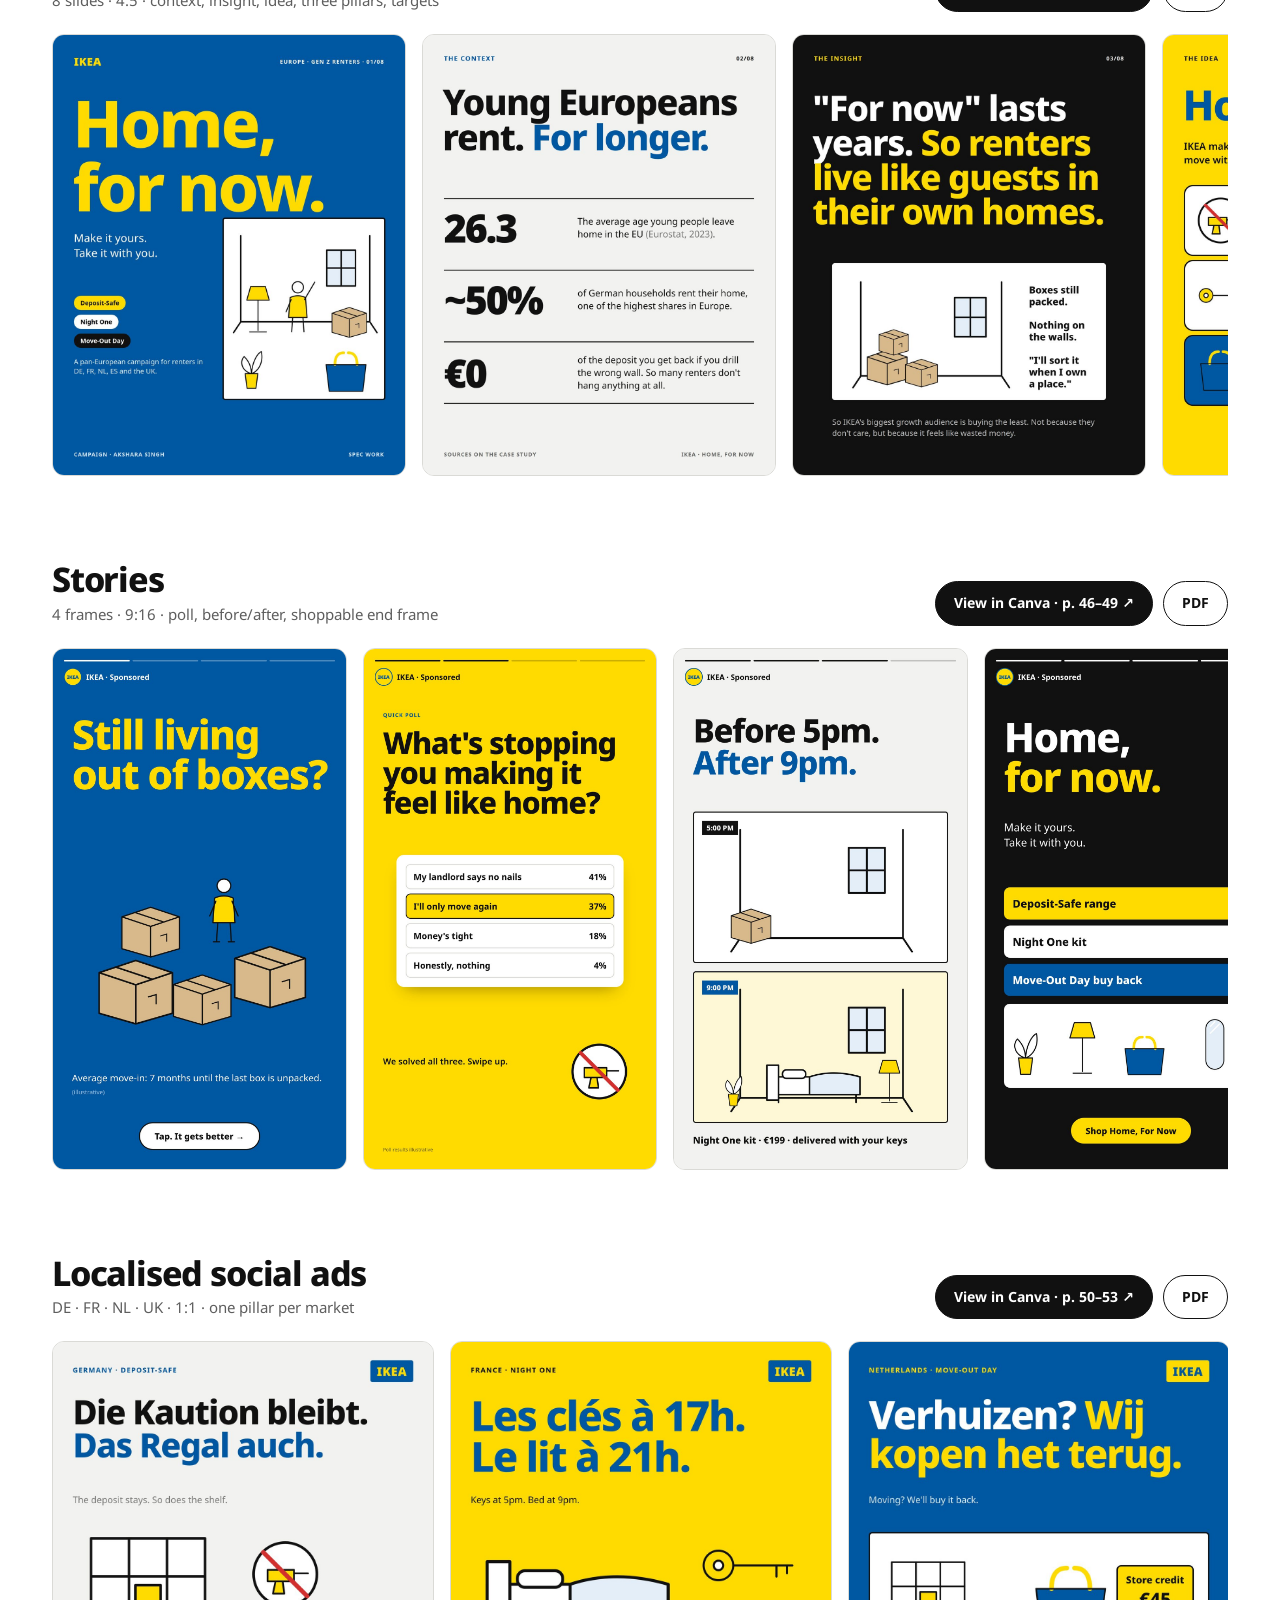
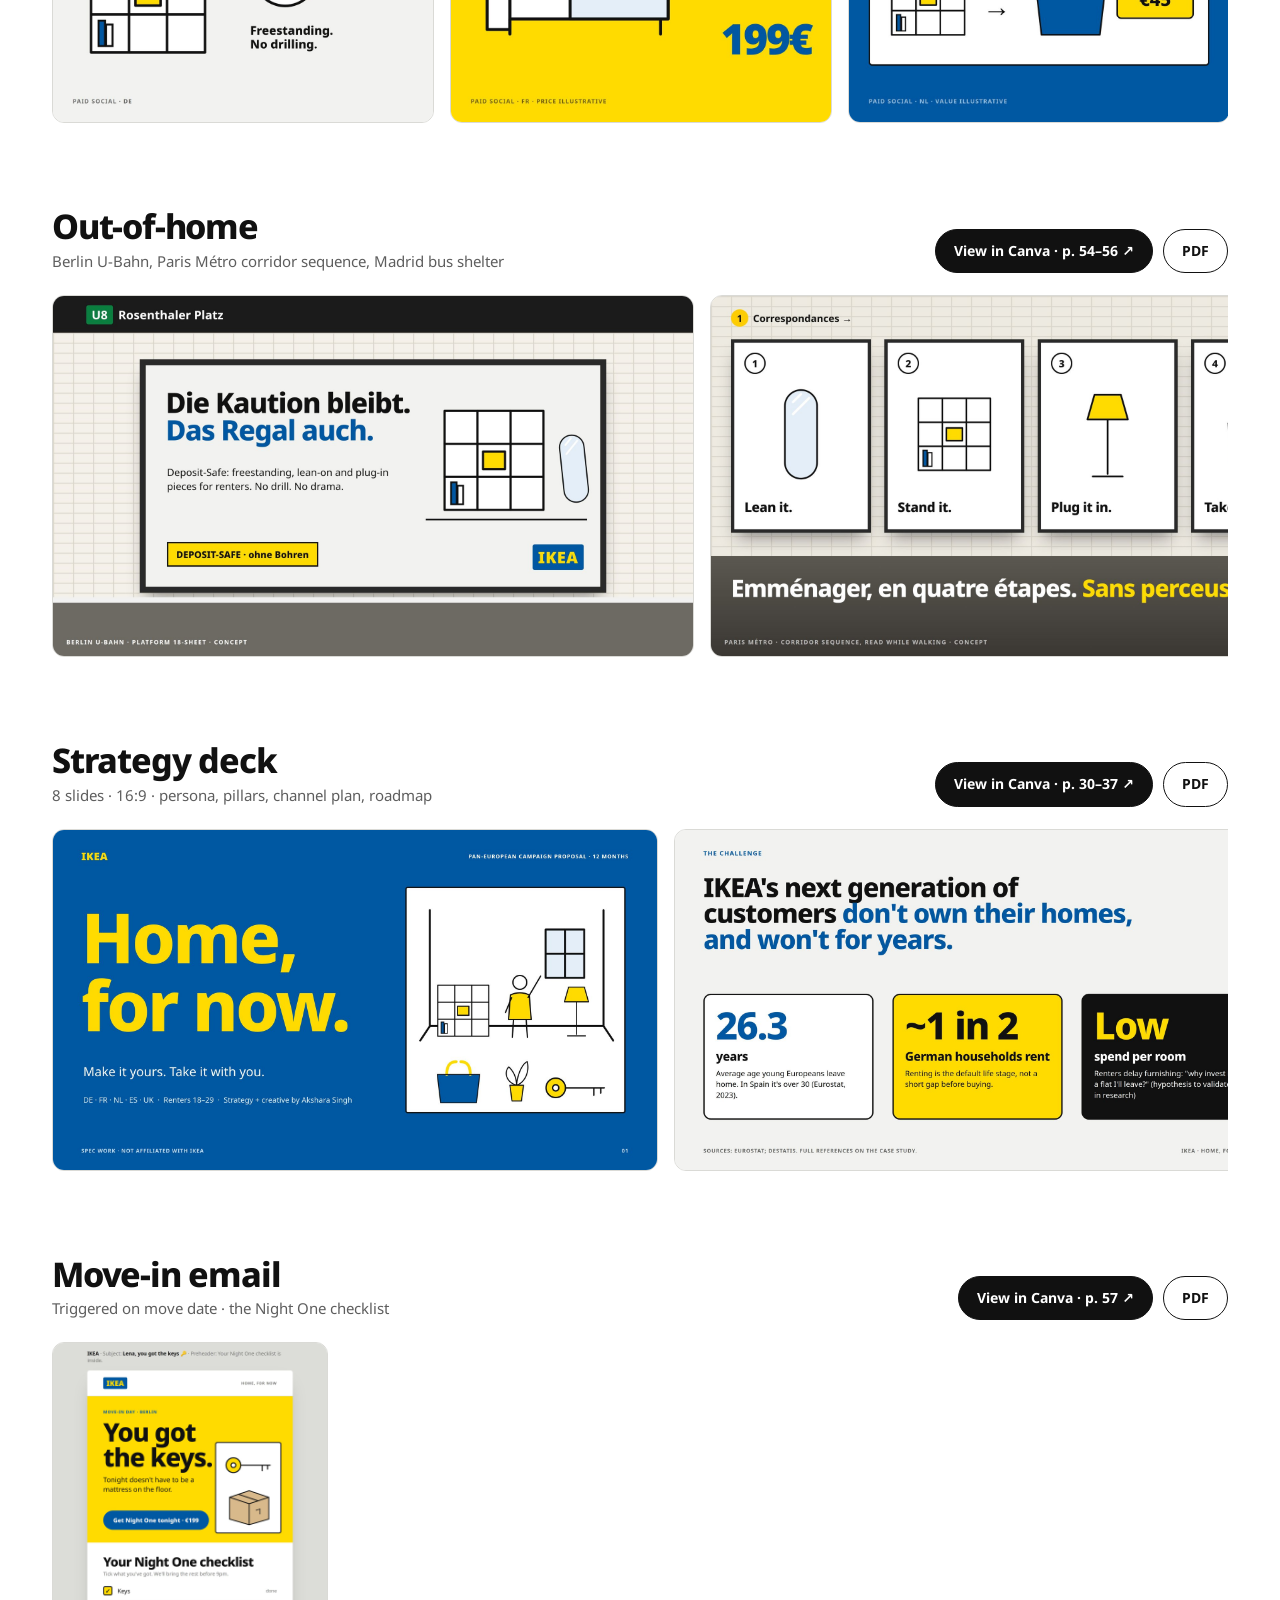
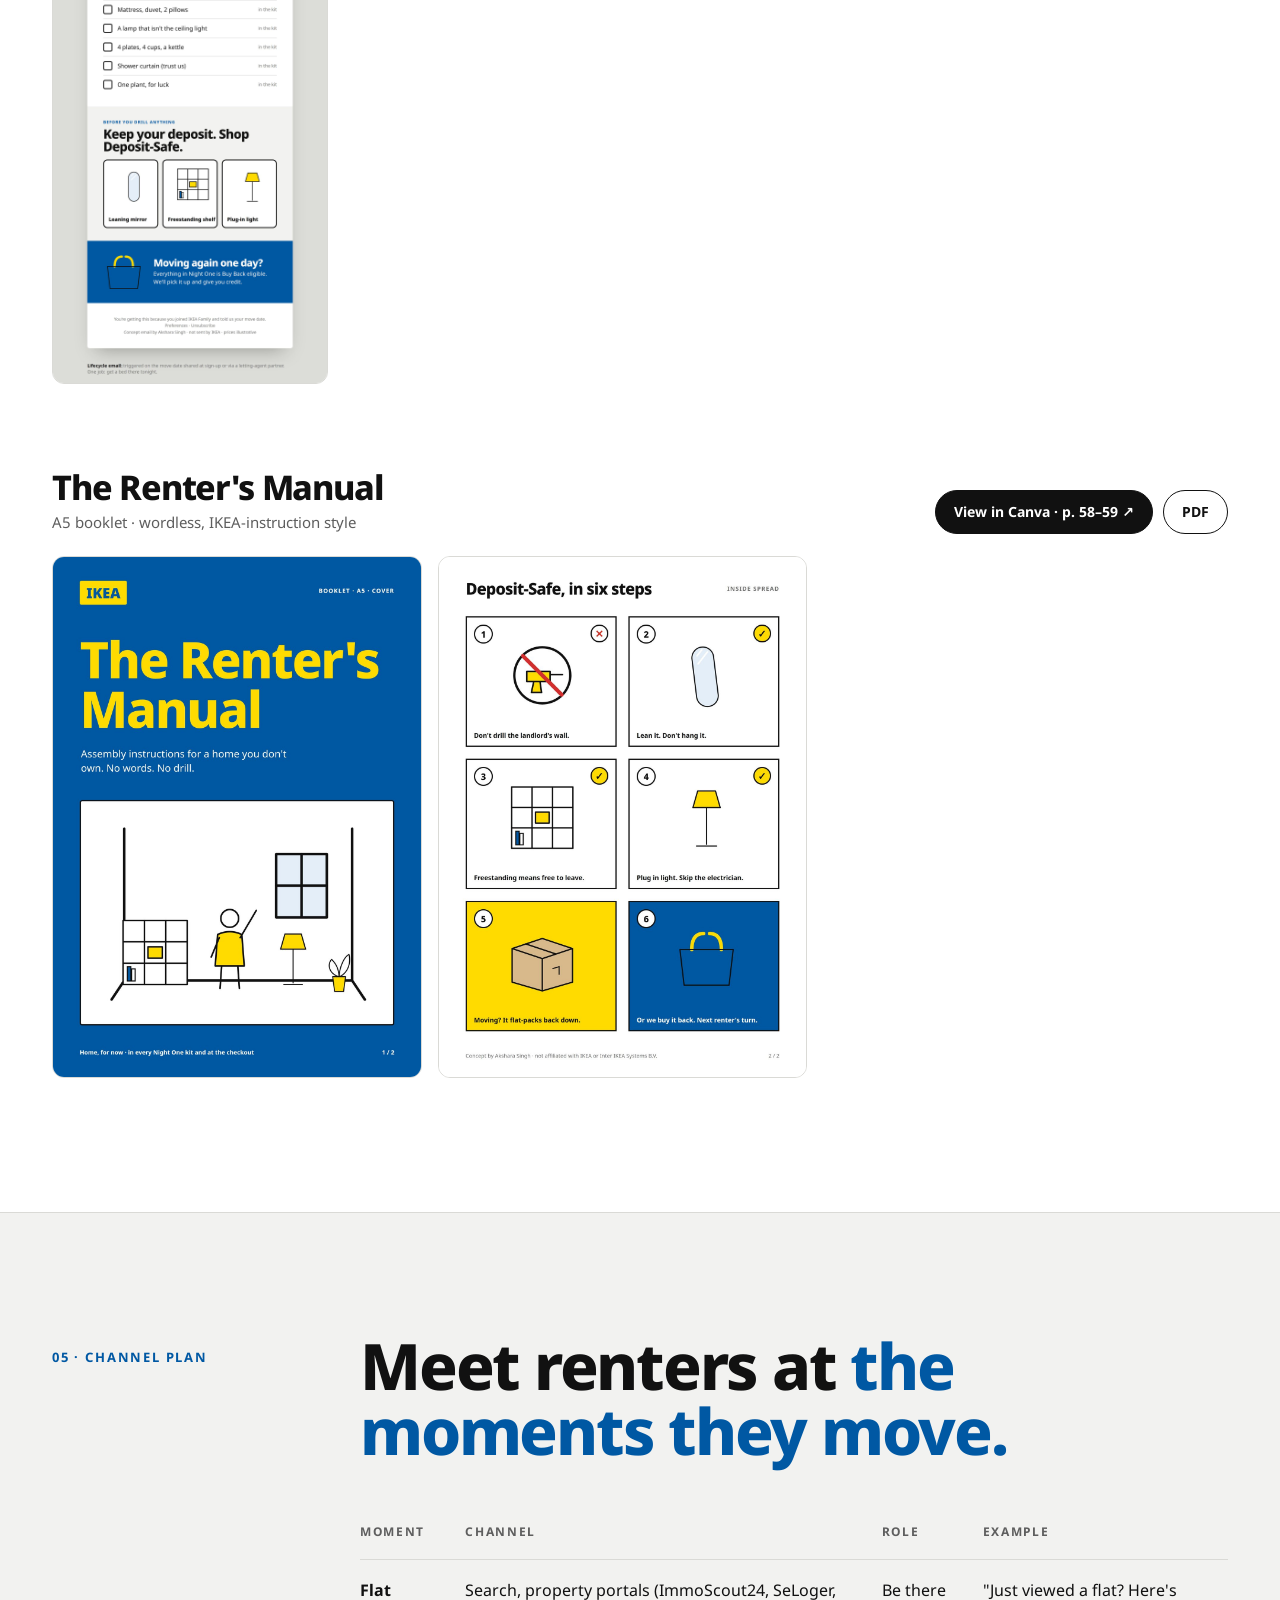
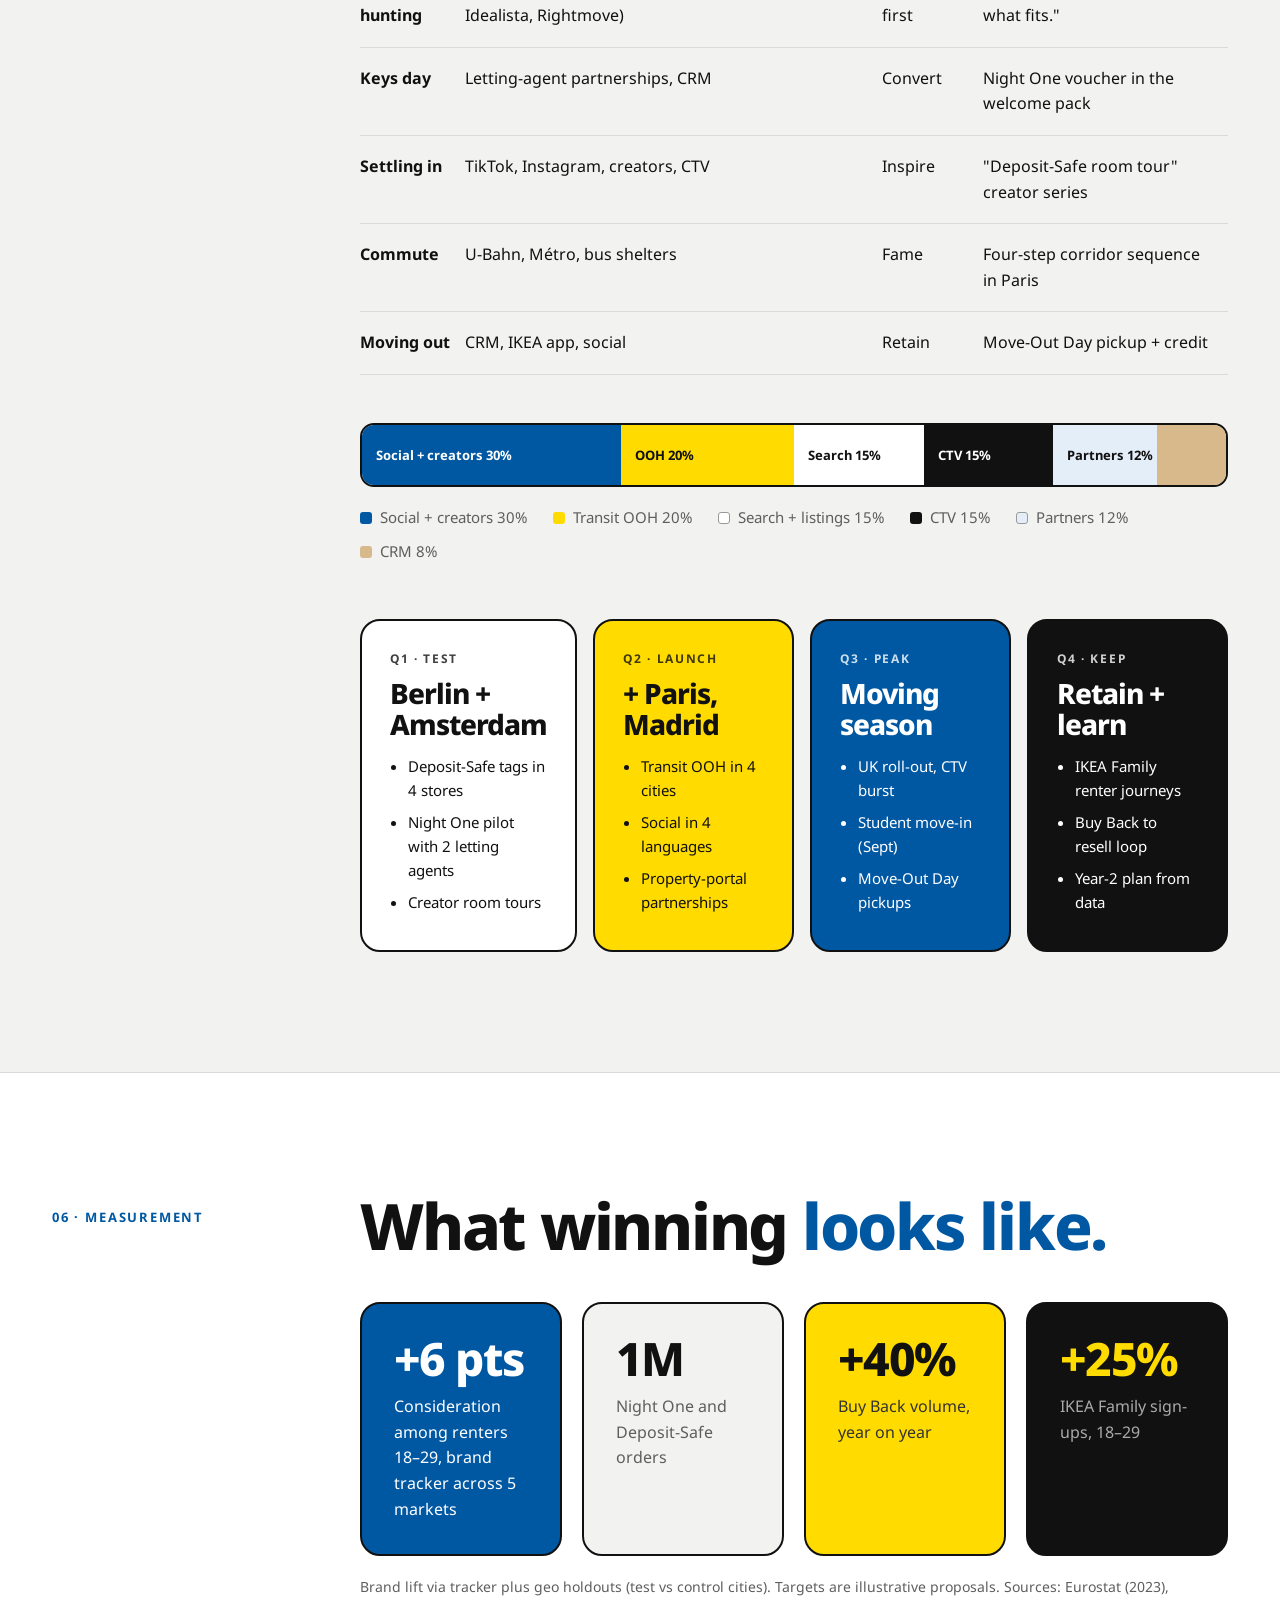
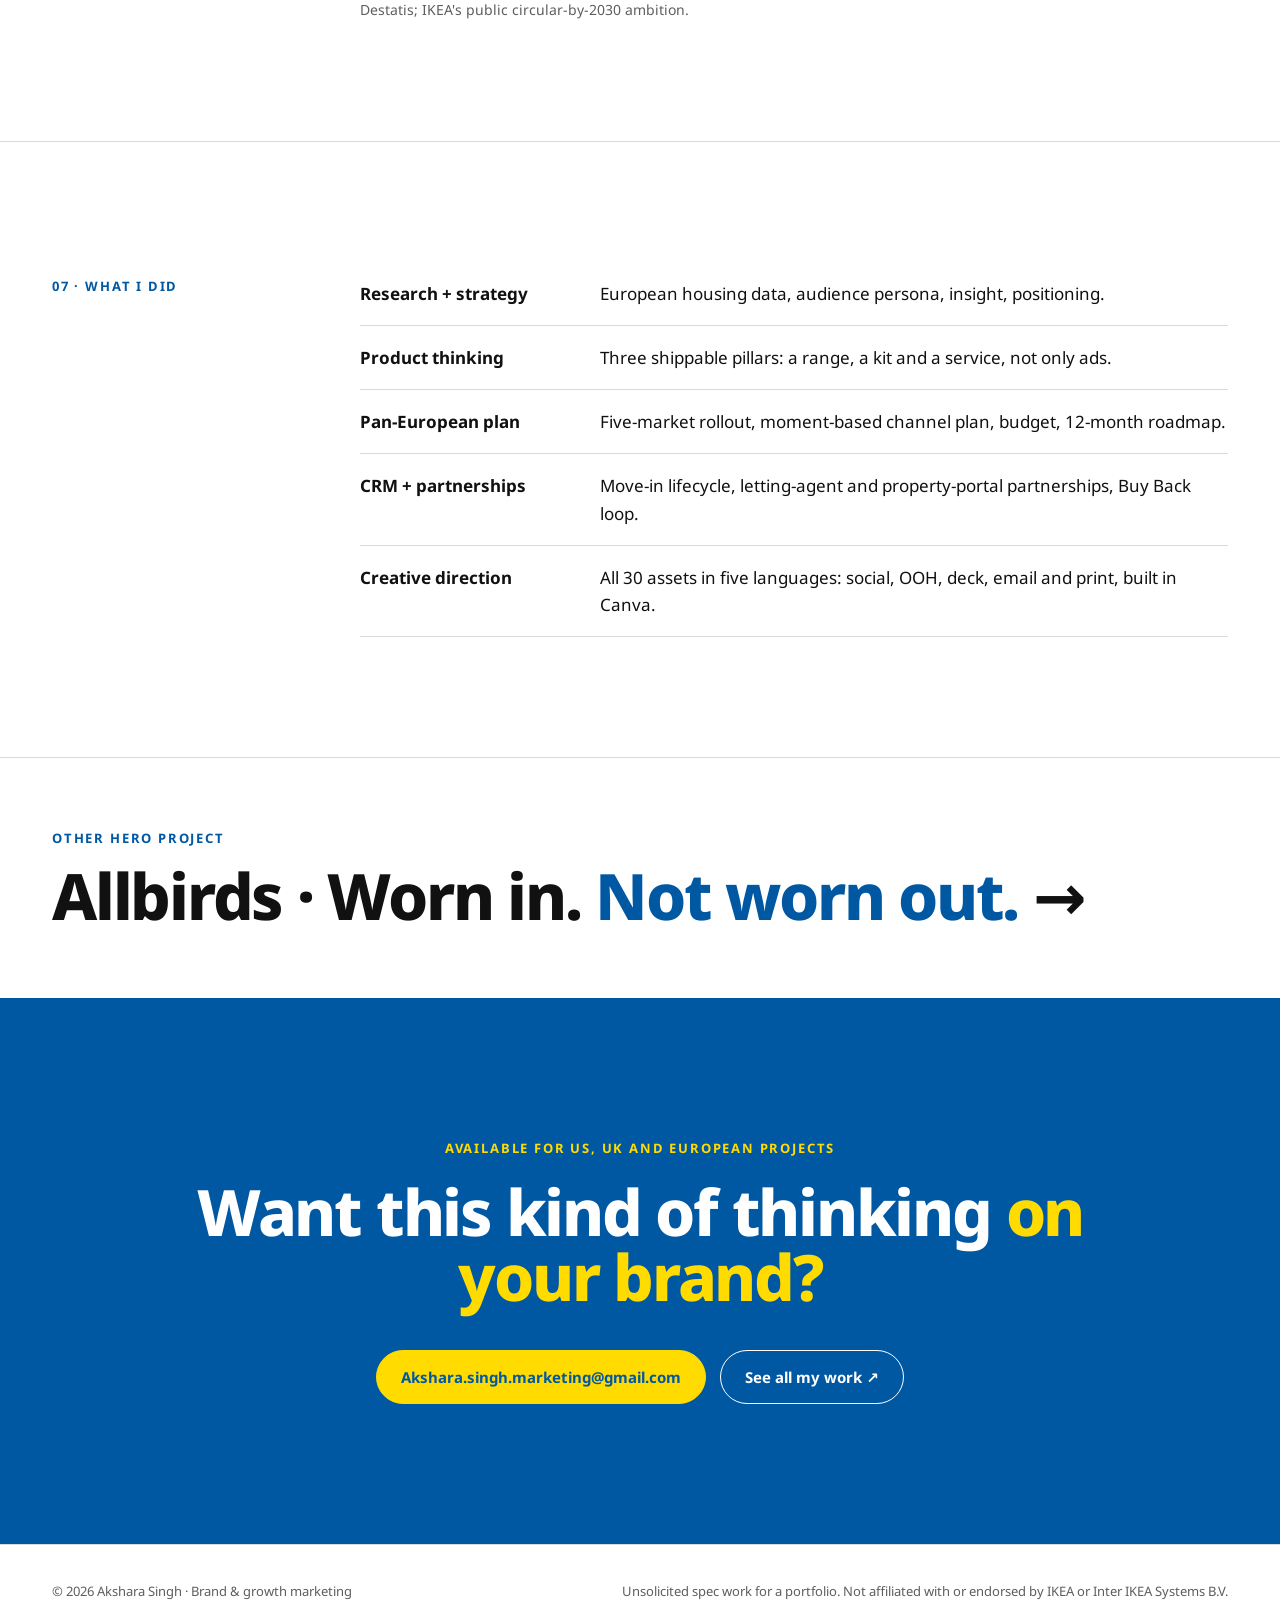
<file: work/hero/ikea.html>
<!doctype html>
<html lang="en">
<head>
<meta charset="utf-8">
<meta name="viewport" content="width=device-width,initial-scale=1">
<title>IKEA · Home, For Now | Akshara Singh</title>
<meta name="description" content="A 12-month pan-European campaign for IKEA aimed at Gen Z renters in Germany, France, the Netherlands, Spain and the UK: strategy, products, channel plan and a 30-piece creative system.">
<meta property="og:title" content="IKEA · Home, For Now">
<meta property="og:description" content="A pan-European campaign for Gen Z renters. Strategy and creative by Akshara Singh.">
<meta property="og:image" content="assets/ikea/deck/01.jpg">
<link rel="preconnect" href="https://fonts.googleapis.com"><link rel="preconnect" href="https://fonts.gstatic.com" crossorigin>
<link href="https://fonts.googleapis.com/css2?family=Noto+Sans:wght@400;600;700;800;900&display=swap" rel="stylesheet">
<link rel="stylesheet" href="css/site.css">
<style>
body{--bg:#FFFFFF;--fg:#111111;--card:#F2F2F0;--muted:#5E5E5E;--line:#DADAD6;--accent:#0058A3;--on-accent:#fff;--sans:'Noto Sans',system-ui,sans-serif;--display:'Noto Sans',system-ui,sans-serif;--dw:800;--dls:-.035em;--em:normal;--r:20px}
.blue{background:#0058A3;color:#fff;--line:rgba(255,255,255,.2);--muted:rgba(255,255,255,.78);--accent:#FFDB00;--fg:#fff}
.yel{background:#FFDB00;--line:rgba(0,0,0,.18);--muted:#333;--accent:#0058A3}
.ink{background:#111;color:#fff;--line:#333;--muted:#aaa;--accent:#FFDB00;--fg:#fff;--card:#1c1c1c}
.pill3{display:grid;grid-template-columns:repeat(3,1fr);gap:20px;margin-top:48px}
.pill3>div{border:2.5px solid #111;border-radius:var(--r);padding:32px;color:#111;background:#fff}
.pill3 h3{font-weight:800;font-size:32px;letter-spacing:-.03em;margin:10px 0}
.pill3 p{font-size:16px}
.pill3 b{display:block;margin-top:14px;font-size:14px;letter-spacing:.08em;text-transform:uppercase}
.card{border:2px solid #111}
.hero .tag{display:inline-block;background:#FFDB00;color:#0058A3;font-weight:900;font-size:22px;padding:4px 14px;border-radius:5px;margin-bottom:22px}
.lena{display:grid;grid-template-columns:1fr 1fr;gap:20px;margin-top:44px}
@media (max-width:900px){.pill3,.lena{grid-template-columns:1fr}}
</style>
</head>
<body>
<nav class="nav"><div class="wrap"><a class="me" href="../../">Akshara Singh</a>
  <div class="links"><a href="../../#work">All work</a><a href="#challenge">Challenge</a><a href="#idea">Idea</a><a href="#creative">Creative</a><a href="#plan">Plan</a><a href="#results">Measurement</a></div>
  <a class="btn fill" href="mailto:Akshara.singh.marketing@gmail.com">Work with me</a></div></nav>

<header class="hero blue"><div class="wrap">
  <div class="kick rv" style="color:#FFDB00">Hero project 02 · IKEA · DE · FR · NL · ES · UK</div>
  <h1 class="rv" style="margin-top:22px;color:#FFDB00">Home,<br>for now.</h1>
  <p class="lead rv">A 12-month pan-European campaign that turns IKEA's biggest growth audience, young renters, from "I'll furnish it when I own a place" into customers now. Make it yours. Take it with you.</p>
  <div class="facts rv">
    <div><b>Markets</b><span>Germany, France, Netherlands, Spain, UK</span></div>
    <div><b>Audience</b><span>Renters, 18–29</span></div>
    <div><b>Budget</b><span>€3.5M (illustrative)</span></div>
    <div><b>My role</b><span>Strategy, products, channel plan, CRM, creative</span></div>
  </div>
  <div class="cover rv" style="border-color:#111"><img src="assets/ikea/deck/01.jpg" alt="IKEA Home, For Now campaign deck cover"></div>
</div></header>

<section class="s" id="challenge"><div class="wrap sh">
  <div class="kick">01 · The challenge</div>
  <div>
    <h2 class="h2 rv">IKEA's next generation of customers <span style="color:#0058A3">don't own their homes, and won't for years.</span></h2>
    <div class="grid g3 rv" style="margin-top:48px">
      <div class="card"><div class="num" style="color:#0058A3">26.3</div><h3 style="margin-top:14px">years</h3><p>Average age young Europeans leave home. In Spain it's over 30 (Eurostat, 2023).</p></div>
      <div class="card" style="background:#FFDB00"><div class="num">~1 in 2</div><h3 style="margin-top:14px">German households rent</h3><p style="color:#333">Renting is the default life stage, not a short gap before buying (Destatis).</p></div>
      <div class="card" style="background:#111;color:#fff"><div class="num" style="color:#FFDB00">€0</div><h3 style="margin-top:14px">deposit back</h3><p style="color:#aaa">if you drill the wrong wall. So many renters don't hang anything at all.</p></div>
    </div>
    <h3 class="rv" style="font-weight:800;font-size:30px;letter-spacing:-.03em;margin-top:80px">Meet Lena. 26, Berlin, third flat in five years.</h3>
    <div class="lena rv">
      <div class="card"><h3>What she says</h3><p style="font-size:20px;color:#111;font-weight:600">"I'll make it nice when I have a proper place."</p><h3 style="margin-top:24px">What she does</h3><p>Saves homes on Pinterest. Sleeps on a mattress on the floor. Leaves her furniture on the street when she moves.</p></div>
      <div class="card" style="background:#FFDB00"><h3>Her three blockers</h3><p style="color:#111;font-size:18px;line-height:1.9">1 · The landlord: no drilling, deposit at risk<br>2 · The move: "it won't fit the next flat"<br>3 · The money: furniture feels like sunk cost</p><p style="color:#111;font-weight:800;margin-top:12px">Each blocker gets a pillar.</p></div>
    </div>
  </div>
</div></section>

<section class="s ink" id="insight"><div class="wrap">
  <div class="kick rv">02 · The insight</div>
  <p class="quote rv" style="margin-top:28px">"For now" lasts years. <span style="color:#FFDB00">So renters live like guests in their own homes.</span></p>
  <p class="lead rv muted">They postpone real furniture to a future that keeps moving. The result: IKEA's biggest growth audience buys the least, not because they don't care, but because it feels like wasted money.</p>
</div></section>

<section class="s yel" id="idea"><div class="wrap sh">
  <div class="kick">03 · The idea</div>
  <div>
    <h2 class="h2 rv" style="color:#0058A3">Home, for now.</h2>
    <p class="lead rv">Stop treating renting as waiting. IKEA becomes the brand that makes a temporary home feel permanent, and helps it move with you. The campaign isn't an ad. It's a range, a kit and a service.</p>
    <div class="pill3 rv">
      <div><div class="kick">Pillar 1</div><h3>Deposit-Safe</h3><p>A labelled range of freestanding, lean-on and plug-in pieces. In-store tag, online filter, landlord-proof promise.</p><b style="color:#0058A3">Solves: the landlord</b></div>
      <div><div class="kick">Pillar 2</div><h3>Night One</h3><p>A €199 kit (illustrative): bed, bedding, lamp and kitchen basics, delivered the day you get the keys. Sold with letting agents.</p><b style="color:#0058A3">Solves: the first week</b></div>
      <div style="background:#0058A3;color:#fff"><div class="kick" style="color:#FFDB00">Pillar 3</div><h3>Move-Out Day</h3><p>Built on IKEA Buy Back &amp; Resell: book a pickup, get store credit, and your piece goes to the next renter.</p><b style="color:#FFDB00">Solves: the money</b></div>
    </div>
  </div>
</div></section>

<section class="s" id="creative"><div class="wrap">
  <div class="sh"><div class="kick">04 · The creative system</div>
  <div><h2 class="h2 rv">Instruction-manual simple. <span style="color:#0058A3">Localised for five markets.</span></h2>
  <p class="lead rv">30 finished pieces across seven formats, written in German, French, Dutch, Spanish and English. Tap any image to view it full size, or open the whole set in Canva.</p></div></div>
  <div class="kit" data-kit="ikea"><script type="application/json">[
    {"t":"Instagram carousel","d":"8 slides · 4:5 · context, insight, idea, three pillars, targets","dir":"carousel","ar":0.8,"n":8,"h":440,"canva":"6EYsEKRRUh15mRz","pages":"38–45"},
    {"t":"Stories","d":"4 frames · 9:16 · poll, before/after, shoppable end frame","dir":"stories","ar":0.5625,"n":4,"h":520,"canva":"6EYsEKRRUh15mRz","pages":"46–49"},
    {"t":"Localised social ads","d":"DE · FR · NL · UK · 1:1 · one pillar per market","dir":"social-ads","ar":1,"n":4,"h":380,"canva":"6EYsEKRRUh15mRz","pages":"50–53"},
    {"t":"Out-of-home","d":"Berlin U-Bahn, Paris Métro corridor sequence, Madrid bus shelter","dir":"ooh","ar":1.7778,"n":3,"h":360,"canva":"6EYsEKRRUh15mRz","pages":"54–56"},
    {"t":"Strategy deck","d":"8 slides · 16:9 · persona, pillars, channel plan, roadmap","dir":"deck","ar":1.7778,"n":8,"h":340,"canva":"6EYsEKRRUh15mRz","pages":"30–37"},
    {"t":"Move-in email","d":"Triggered on move date · the Night One checklist","dir":"email","ar":0.4286,"n":1,"h":640,"canva":"6EYsEKRRUh15mRz","pages":"57"},
    {"t":"The Renter's Manual","d":"A5 booklet · wordless, IKEA-instruction style","dir":"print","ar":0.7069,"n":2,"h":520,"canva":"6EYsEKRRUh15mRz","pages":"58–59"}
  ]</script></div>
</div></section>

<section class="s" id="plan" style="background:#F2F2F0"><div class="wrap sh">
  <div class="kick">05 · Channel plan</div>
  <div>
    <h2 class="h2 rv">Meet renters at <span style="color:#0058A3">the moments they move.</span></h2>
    <div class="tscroll rv" style="margin-top:40px"><table>
      <tr><th>Moment</th><th>Channel</th><th>Role</th><th>Example</th></tr>
      <tr><td><b>Flat hunting</b></td><td>Search, property portals (ImmoScout24, SeLoger, Idealista, Rightmove)</td><td>Be there first</td><td>"Just viewed a flat? Here's what fits."</td></tr>
      <tr><td><b>Keys day</b></td><td>Letting-agent partnerships, CRM</td><td>Convert</td><td>Night One voucher in the welcome pack</td></tr>
      <tr><td><b>Settling in</b></td><td>TikTok, Instagram, creators, CTV</td><td>Inspire</td><td>"Deposit-Safe room tour" creator series</td></tr>
      <tr><td><b>Commute</b></td><td>U-Bahn, Métro, bus shelters</td><td>Fame</td><td>Four-step corridor sequence in Paris</td></tr>
      <tr><td><b>Moving out</b></td><td>CRM, IKEA app, social</td><td>Retain</td><td>Move-Out Day pickup + credit</td></tr>
    </table></div>
    <div class="bbar rv" style="border:2px solid #111" aria-label="Budget split">
      <div style="width:30%;background:#0058A3;color:#fff">Social + creators 30%</div><div style="width:20%;background:#FFDB00">OOH 20%</div><div style="width:15%;background:#fff">Search 15%</div><div style="width:15%;background:#111;color:#fff">CTV 15%</div><div style="width:12%;background:#E3EEF8">Partners 12%</div><div style="width:8%;background:#D8B98C"></div>
    </div>
    <div class="legend muted"><span><i style="background:#0058A3"></i>Social + creators 30%</span><span><i style="background:#FFDB00"></i>Transit OOH 20%</span><span><i style="background:#fff;border:1px solid #999"></i>Search + listings 15%</span><span><i style="background:#111"></i>CTV 15%</span><span><i style="background:#E3EEF8;border:1px solid #999"></i>Partners 12%</span><span><i style="background:#D8B98C"></i>CRM 8%</span></div>
    <div class="road rv">
      <div style="background:#fff;border:2px solid #111"><b>Q1 · Test</b><h4>Berlin + Amsterdam</h4><ul><li>Deposit-Safe tags in 4 stores</li><li>Night One pilot with 2 letting agents</li><li>Creator room tours</li></ul></div>
      <div style="background:#FFDB00;border:2px solid #111"><b>Q2 · Launch</b><h4>+ Paris, Madrid</h4><ul><li>Transit OOH in 4 cities</li><li>Social in 4 languages</li><li>Property-portal partnerships</li></ul></div>
      <div style="background:#0058A3;color:#fff;border:2px solid #111"><b>Q3 · Peak</b><h4>Moving season</h4><ul><li>UK roll-out, CTV burst</li><li>Student move-in (Sept)</li><li>Move-Out Day pickups</li></ul></div>
      <div style="background:#111;color:#fff;border:2px solid #111"><b>Q4 · Keep</b><h4>Retain + learn</h4><ul><li>IKEA Family renter journeys</li><li>Buy Back to resell loop</li><li>Year-2 plan from data</li></ul></div>
    </div>
  </div>
</div></section>

<section class="s" id="results"><div class="wrap sh">
  <div class="kick">06 · Measurement</div>
  <div>
    <h2 class="h2 rv">What winning <span style="color:#0058A3">looks like.</span></h2>
    <div class="grid g4 rv" style="margin-top:44px">
      <div class="card" style="background:#0058A3;color:#fff"><div class="num">+6 pts</div><p style="color:#fff;margin-top:12px">Consideration among renters 18–29, brand tracker across 5 markets</p></div>
      <div class="card"><div class="num">1M</div><p style="margin-top:12px">Night One and Deposit-Safe orders</p></div>
      <div class="card" style="background:#FFDB00"><div class="num">+40%</div><p style="color:#333;margin-top:12px">Buy Back volume, year on year</p></div>
      <div class="card" style="background:#111;color:#fff"><div class="num" style="color:#FFDB00">+25%</div><p style="color:#aaa;margin-top:12px">IKEA Family sign-ups, 18–29</p></div>
    </div>
    <p class="muted rv" style="font-size:14px;margin-top:20px">Brand lift via tracker plus geo holdouts (test vs control cities). Targets are illustrative proposals. Sources: Eurostat (2023), Destatis; IKEA's public circular-by-2030 ambition.</p>
  </div>
</div></section>

<section class="s"><div class="wrap sh">
  <div class="kick">07 · What I did</div>
  <ul class="role rv">
    <li><b>Research + strategy</b><span>European housing data, audience persona, insight, positioning.</span></li>
    <li><b>Product thinking</b><span>Three shippable pillars: a range, a kit and a service, not only ads.</span></li>
    <li><b>Pan-European plan</b><span>Five-market rollout, moment-based channel plan, budget, 12-month roadmap.</span></li>
    <li><b>CRM + partnerships</b><span>Move-in lifecycle, letting-agent and property-portal partnerships, Buy Back loop.</span></li>
    <li><b>Creative direction</b><span>All 30 assets in five languages: social, OOH, deck, email and print, built in Canva.</span></li>
  </ul>
</div></section>

<a class="next" href="allbirds.html"><div class="wrap"><div class="kick">Other hero project</div><div class="h2" style="margin-top:14px">Allbirds · Worn in. <span style="color:#0058A3">Not worn out.</span> →</div></div></a>

<section class="cta blue"><div class="wrap">
  <div class="kick">Available for US, UK and European projects</div>
  <h2 class="h2" style="margin-top:20px">Want this kind of thinking <span style="color:#FFDB00">on your brand?</span></h2>
  <div class="row"><a class="btn acc" style="color:#0058A3" href="mailto:Akshara.singh.marketing@gmail.com">Akshara.singh.marketing@gmail.com</a><a class="btn" style="border-color:#fff" href="https://www.canva.com/d/84mWTID-NMi4Fmd" target="_blank" rel="noopener">See all my work ↗</a></div>
</div></section>

<footer><div class="wrap"><span>© 2026 Akshara Singh · Brand &amp; growth marketing</span><span>Unsolicited spec work for a portfolio. Not affiliated with or endorsed by IKEA or Inter IKEA Systems B.V.</span></div></footer>
<script src="js/site.js"></script>
<!-- Start of HubSpot Embed Code -->
<script type="text/javascript" id="hs-script-loader" async defer src="https://js-na2.hs-scripts.com/247555031.js"></script>
<!-- End of HubSpot Embed Code -->
</body>
</html>
</file>
<file: css/desk.css>
/* Desk portfolio. Green cutting mat, paper sections, handwriting for notes. */
:root{
  --mat:#2F5E4E;--mat-2:#3A6C5B;--mat-3:#4C7F6C;--mark:#E8D9A8;
  --paper:#F3F1EA;--paper-2:#E9E6DC;--ink:#17201C;--muted:#5C645F;--line:#D5D1C4;
  --sun:#F2B33D;--hand:#F6EEDC;
  --display:'Bricolage Grotesque','Helvetica Neue',Arial,sans-serif;
  --sans:'DM Sans',system-ui,-apple-system,'Segoe UI',sans-serif;
  --script:'Caveat','Segoe Print','Bradley Hand',cursive;
}
*{box-sizing:border-box;margin:0;padding:0}
html{scroll-behavior:smooth;-webkit-text-size-adjust:100%}
body{background:var(--paper);color:var(--ink);font-family:var(--sans);font-size:18px;line-height:1.6;-webkit-font-smoothing:antialiased}
img{max-width:100%;display:block}
a{color:inherit}
:focus-visible{outline:3px solid var(--sun);outline-offset:3px}
.hand{font-family:var(--script);font-weight:600}
.wrap{max-width:1180px;margin:0 auto;padding:0 32px}
.kick{font-size:13px;font-weight:700;letter-spacing:.14em;text-transform:uppercase;color:var(--mat)}
h1,h2,h3{font-family:var(--display);font-weight:800;letter-spacing:-.02em;text-wrap:balance}
h2{font-size:clamp(36px,4.8vw,64px);line-height:1;margin:10px 0 0}

/* top bar */
.top{position:sticky;top:env(safe-area-inset-top,0px);z-index:60;display:flex;align-items:center;justify-content:space-between;gap:20px;padding:14px 28px;background:rgba(31,62,52,.94);color:var(--hand);-webkit-backdrop-filter:blur(8px);backdrop-filter:blur(8px)}
.top .me{font-family:var(--display);font-weight:800;font-size:19px;text-decoration:none;letter-spacing:-.01em}
.top nav{display:flex;gap:26px;font-size:15px}
.top nav a{text-decoration:none;opacity:.8}.top nav a:hover{opacity:1}
.top .wa{background:var(--sun);color:#1b1b1b;text-decoration:none;font-weight:700;font-size:14px;padding:10px 18px;border-radius:99px}

/* the cutting mat */
.mat{position:relative;background-color:var(--mat);
  background-image:linear-gradient(var(--mat-3) 1.5px,transparent 1.5px),linear-gradient(90deg,var(--mat-3) 1.5px,transparent 1.5px),linear-gradient(var(--mat-2) 1px,transparent 1px),linear-gradient(90deg,var(--mat-2) 1px,transparent 1px);
  background-size:120px 120px,120px 120px,24px 24px,24px 24px;background-position:-1px -1px;padding:34px 34px 30px 46px;overflow:hidden}
.ruler{position:absolute;pointer-events:none;color:var(--mark);font:600 10px/1 var(--sans);opacity:.75}
.rx{left:0;right:0;top:0;height:22px;background:repeating-linear-gradient(90deg,var(--mark) 0 1.5px,transparent 1.5px 24px) left bottom/100% 8px no-repeat,repeating-linear-gradient(90deg,var(--mark) 0 2px,transparent 2px 120px) left bottom/100% 16px no-repeat}
.ry{top:0;bottom:0;left:0;width:22px;background:repeating-linear-gradient(0deg,var(--mark) 0 1.5px,transparent 1.5px 24px) right top/8px 100% no-repeat,repeating-linear-gradient(0deg,var(--mark) 0 2px,transparent 2px 120px) right top/16px 100% no-repeat}
.desk{z-index:1;position:relative;max-width:1440px;margin:0 auto;aspect-ratio:16/10.6}
.title{position:absolute;left:1%;top:0;font-size:clamp(34px,4.4vw,64px);line-height:1;color:var(--hand);transform:rotate(-3deg);z-index:3}
.hint{position:absolute;left:3%;top:8.5%;font-size:clamp(16px,1.6vw,24px);color:var(--sun);transform:rotate(-3deg);z-index:3}

/* desk lamp */
.mat:after{content:"";position:absolute;inset:0;pointer-events:none;z-index:0;opacity:0;transition:opacity .6s;
  background:radial-gradient(circle 380px at var(--mx,50%) var(--my,50%),rgba(255,233,178,.22),rgba(255,233,178,.06) 45%,transparent 72%)}
.mat.lit:after{opacity:1}
/* steam */
.steam path{opacity:0;animation:steam 3.6s ease-in-out infinite}
.steam path:nth-child(2){animation-delay:1.2s}.steam path:nth-child(3){animation-delay:2.4s}
@keyframes steam{0%{opacity:0;transform:translateY(12px)}30%{opacity:.55}100%{opacity:0;transform:translateY(-26px)}}

/* objects */
.obj{z-index:3;position:absolute;left:var(--x);top:var(--y);width:var(--w);transform:rotate(var(--r));text-decoration:none;z-index:2;transition:transform .35s cubic-bezier(.2,.8,.2,1)}
.obj .art{display:block;filter:drop-shadow(0 10px 10px rgba(0,0,0,.35)) drop-shadow(0 2px 2px rgba(0,0,0,.25));transition:filter .35s}
.obj svg{display:block;width:100%;height:auto;overflow:visible}
.obj .lbl{position:absolute;left:50%;top:100%;transform:translate(-50%,4px) rotate(calc(var(--r) * -1));white-space:nowrap;text-align:center;font-family:var(--script);font-size:clamp(15px,1.45vw,22px);line-height:1.05;color:var(--hand);pointer-events:none}
.obj .lbl b{display:block;font-family:var(--sans);font-size:clamp(10px,.8vw,12px);font-weight:700;letter-spacing:.14em;text-transform:uppercase;color:var(--sun)}
@media (min-width:761px){.obj{cursor:grab;touch-action:none}}
.obj.held{cursor:grabbing;transition:none;transform:rotate(var(--r)) scale(1.1)}
.obj.held .art{filter:drop-shadow(0 34px 24px rgba(0,0,0,.4)) drop-shadow(0 6px 6px rgba(0,0,0,.2))}
.obj:hover,.obj:focus-visible{transform:rotate(var(--r)) translateY(-10px) scale(1.04);z-index:5}
.obj:hover .art,.obj:focus-visible .art{filter:drop-shadow(0 24px 18px rgba(0,0,0,.35)) drop-shadow(0 4px 4px rgba(0,0,0,.2))}

/* notebook */
.notebook{z-index:1;position:absolute;left:30%;top:25%;width:36%;background:#FBFAF5;border-radius:6px 14px 14px 6px;padding:3.2% 3.4% 3%;transform:rotate(-2deg);z-index:1;box-shadow:0 18px 30px rgba(0,0,0,.35),inset 0 -1px 0 rgba(0,0,0,.05);
  background-image:linear-gradient(90deg,transparent 0 13%,rgba(210,80,80,.35) 13% calc(13% + 1.5px),transparent calc(13% + 1.5px)),repeating-linear-gradient(transparent 0 27px,#DCE4EC 27px 28px)}
.notebook:before{content:"";position:absolute;left:-10px;top:10%;bottom:10%;width:20px;background:radial-gradient(circle at 10px 10px,#2B2B2B 4px,transparent 5px) 0 0/20px 26px repeat-y}
.nb-kick{font-size:clamp(10px,.85vw,13px);font-weight:700;letter-spacing:.14em;text-transform:uppercase;color:var(--mat)}
.notebook h1{font-size:clamp(40px,6.2vw,96px);line-height:.88;margin:.18em 0 .16em;letter-spacing:-.04em}
.nb-role{font-family:var(--script);font-size:clamp(22px,2.3vw,36px);line-height:1;color:#B3402B}
.nb-line{font-size:clamp(13px,1.05vw,16px);line-height:1.5;margin-top:.8em;color:var(--muted);max-width:30em}
.nb-cta{display:inline-block;margin-top:1em;font-weight:700;font-size:clamp(13px,1vw,15px);text-decoration:none;border-bottom:2px solid var(--sun)}

.sticky{position:absolute;left:20%;top:30%;width:11%;aspect-ratio:1;background:var(--sun);padding:1%;transform:rotate(-7deg);box-shadow:0 10px 16px rgba(0,0,0,.3);z-index:2;display:flex;align-items:center}
.sticky .hand{font-size:clamp(14px,1.35vw,21px);line-height:1.08;color:#2A2412}

.polaroid{position:absolute;left:21%;top:62%;width:11%;background:#FDFDFB;padding:.7% .7% 2.6%;transform:rotate(-6deg);box-shadow:0 14px 22px rgba(0,0,0,.38);text-decoration:none;z-index:3;transition:transform .35s}
.polaroid img{aspect-ratio:4/5;object-fit:cover;width:100%;height:auto}
.polaroid .cap{position:absolute;left:0;right:0;bottom:.35em;text-align:center;font-size:clamp(12px,1.15vw,18px);color:#333}
.polaroid:hover{transform:rotate(-3deg) translateY(-8px)}
.tape{position:absolute;left:50%;top:-12px;width:42%;height:24px;transform:translateX(-50%) rotate(3deg);background:rgba(240,230,190,.72);box-shadow:0 1px 2px rgba(0,0,0,.1);z-index:2}
.pencil{position:absolute;left:22%;top:19%;width:15%;aspect-ratio:8/1;transform:rotate(9deg);filter:drop-shadow(0 6px 6px rgba(0,0,0,.35));
  background:url("data:image/svg+xml,%3Csvg xmlns='http://www.w3.org/2000/svg' viewBox='0 0 320 40'%3E%3Crect x='40' y='8' width='230' height='24' fill='%23F2B33D'/%3E%3Crect x='40' y='8' width='230' height='8' fill='rgba(255,255,255,.3)'/%3E%3Crect x='270' y='8' width='16' height='24' fill='%23B9B9B9'/%3E%3Crect x='286' y='8' width='26' height='24' rx='4' fill='%23E88A8A'/%3E%3Cpath d='M40 8 L6 20 L40 32Z' fill='%23E8C9A0'/%3E%3Cpath d='M16 16 L6 20 L16 24Z' fill='%23333'/%3E%3C/svg%3E") center/contain no-repeat}

/* paper sections */
.paper{padding:110px 0;border-top:1px solid var(--line)}
.lead{font-size:clamp(19px,1.7vw,23px);line-height:1.5;margin:22px 0 16px}
.about-grid{display:grid;grid-template-columns:minmax(0,5fr) minmax(0,7fr);gap:72px;align-items:center}
.about p{max-width:36em}.about p+p{margin-top:14px}
.pol-big{position:relative;background:#fff;padding:14px 14px 58px;transform:rotate(-3deg);box-shadow:0 22px 40px rgba(23,32,28,.22);max-width:420px}
.pol-big img{aspect-ratio:4/5;object-fit:cover;width:100%;height:auto}
.pol-big figcaption{position:absolute;left:0;right:0;bottom:14px;text-align:center;font-size:24px;color:#333}
.chips{list-style:none;display:flex;flex-wrap:wrap;gap:8px;margin-top:26px}
.chips li{border:1.5px solid var(--ink);border-radius:99px;padding:7px 14px;font-size:14px;font-weight:500}
.note{font-size:28px;color:#B3402B;margin-top:18px}

.more{margin-top:10px;font-weight:700;font-size:15px}.more a{text-decoration:none;border-bottom:2px solid var(--sun)}
.creds{background:#FBFAF6}
.sc-grid{display:grid;grid-template-columns:minmax(0,5fr) minmax(0,6fr);gap:56px;align-items:center;margin-top:48px}
.certlist{list-style:none;display:grid;gap:26px}
.certlist li{display:flex;gap:18px;align-items:center}
.certlist .seal{width:42px;height:48px;flex:none;color:var(--mat)}
.certlist h3{font-size:clamp(17px,1.5vw,20px);line-height:1.2;text-transform:uppercase;letter-spacing:.01em}
.certlist .issuer{font-size:14px;color:var(--muted);margin-top:2px}
.certlist .feat{background:var(--mat);color:var(--hand);padding:24px 26px;border-radius:6px;box-shadow:6px 6px 0 var(--ink)}
.certlist .feat .seal{width:56px;height:64px;color:var(--sun)}
.certlist .feat h3{font-size:clamp(19px,1.9vw,25px)}
.certlist .feat .issuer{color:var(--sun);font-weight:700;letter-spacing:.12em;text-transform:uppercase;font-size:13px;margin-top:6px}
.ctag{font-family:var(--script);font-size:24px;line-height:1;color:var(--sun);margin-bottom:4px}
.wall{list-style:none;display:grid;grid-template-columns:repeat(3,minmax(0,1fr));gap:34px 26px;align-items:center;justify-items:center}
.wall li{display:flex;align-items:center;justify-content:center;min-height:48px}
.wall img{width:auto;max-width:100%;display:block}
.wall .lk{gap:9px;font-family:var(--sans);font-weight:700;font-size:21px;color:#222;letter-spacing:-.01em}
.wall .lk img{height:30px;width:30px}
.wall .lk.two span{font-weight:500;font-size:15px;line-height:1.05;color:#6E6E6E}
.wall .lk.two img{height:36px;width:36px}
.wall .lk.canva span{font-family:'Instrument Serif',Georgia,serif;font-style:italic;font-weight:400;font-size:30px;background:linear-gradient(90deg,#00C4CC,#7D2AE8);-webkit-background-clip:text;background-clip:text;color:transparent}
.wall .lk.bee span{font-weight:800;font-size:22px;color:#111;letter-spacing:-.02em}
.wall li:last-child:nth-child(3n+1){grid-column:2}
.wall .lk.gads span{white-space:nowrap;font-size:19px}.wall .lk.gads em{font-style:normal;background:var(--sun);color:#1b1b1b;padding:1px 7px;border-radius:5px;margin-left:2px}
.paid{margin-top:34px;padding-top:18px;border-top:1.5px dashed var(--line);font-size:16px;color:var(--ink);text-align:center}
.paid span{display:block;font-size:12px;font-weight:700;letter-spacing:.14em;text-transform:uppercase;color:var(--mat);margin-bottom:6px}
.paid b{background:var(--sun);padding:1px 8px;border-radius:5px}
.wall .lk.shop span{font-weight:700;font-size:22px;color:#1c1c1c}
.edu-row{display:grid;grid-template-columns:auto minmax(0,1fr) auto;gap:20px;align-items:center;margin-top:60px;padding:22px 0;border-top:1.5px solid var(--ink);border-bottom:1.5px solid var(--ink)}
.uni{display:flex;align-items:center;gap:14px;padding-right:28px;margin-right:6px;border-right:1.5px solid var(--line)}
.uni img{height:72px;width:auto}
.uni-city{font-size:11px;font-weight:700;letter-spacing:.2em;text-transform:uppercase;color:var(--muted);align-self:flex-end;padding-bottom:4px}
.uni-mark{width:54px;height:54px;border-radius:50%;background:#7A1F2B;color:#F3E3C3;display:flex;align-items:center;justify-content:center;font-family:'Instrument Serif',Georgia,serif;font-size:19px;letter-spacing:.04em;box-shadow:inset 0 0 0 3px #7A1F2B,inset 0 0 0 5px #E9C98B}
.uni-name{font-family:'Instrument Serif',Georgia,serif;font-size:24px;line-height:1.05;color:#7A1F2B}
.uni-name small{display:block;font-family:var(--sans);font-size:11px;font-weight:700;letter-spacing:.2em;text-transform:uppercase;color:var(--muted);margin-top:4px}
.edu-row .deg{font-family:var(--display);font-weight:700;font-size:clamp(18px,1.8vw,24px);text-transform:uppercase;letter-spacing:.01em}
.edu-row .hand{font-size:24px;color:#B3402B}
.services{background:var(--paper-2)}
.services .lead{max-width:36em;color:var(--muted)}
.svc{margin-top:48px;border-top:1.5px solid var(--ink);counter-reset:sv}
.svc article{counter-increment:sv;display:grid;grid-template-columns:70px minmax(0,4fr) minmax(0,6fr);gap:10px 32px;padding:30px 0;border-bottom:1.5px solid var(--ink)}
.svc article:before{content:"0" counter(sv);font-family:var(--script);font-size:34px;line-height:1;color:#B3402B;grid-row:span 2}
.svc h3{font-size:clamp(24px,2.3vw,32px);line-height:1.08}
.svc p{font-size:16px;color:var(--muted);grid-column:3}
.svc h3{grid-column:2;grid-row:1/3}
.svc .get{color:var(--ink);font-weight:500}
.svc .get span{display:block;font-size:12px;font-weight:700;letter-spacing:.14em;text-transform:uppercase;color:var(--mat);margin-bottom:4px}
.exp{background:var(--paper)}
.xcard .sub{margin-top:10px;color:var(--hand)!important;opacity:.85}
.tools{margin-top:40px;font-size:16px;color:var(--muted)}
.tools span{display:block;font-size:12px;font-weight:700;letter-spacing:.14em;text-transform:uppercase;color:var(--mat);margin-bottom:6px}
.cards{display:grid;grid-template-columns:minmax(0,3fr) minmax(0,2fr);gap:22px;margin-top:44px;align-items:start}
.xcard{background:#fff;border:1.5px solid var(--ink);border-radius:4px;padding:26px 26px 28px;box-shadow:6px 6px 0 var(--ink)}
.xcard.now{background:#FFF6C7}
.xcard.edu{grid-column:2/-1;background:var(--mat);color:var(--hand);border-color:var(--mat);box-shadow:6px 6px 0 var(--ink)}
.xcard .when{font-family:var(--script);font-size:24px;line-height:1;color:#B3402B}
.xcard.edu .when{color:var(--sun)}.xcard.edu .org{color:var(--sun)}
.xcard h3{font-size:26px;line-height:1.1;margin:10px 0 4px}
.xcard .org{font-size:13px;font-weight:700;letter-spacing:.14em;text-transform:uppercase;color:var(--mat);margin-bottom:12px}
.xcard p:not(.when):not(.org){font-size:16px;color:var(--muted)}
.xcard ul{list-style:none;display:grid;gap:9px}
.xcard li{font-size:16px;padding-left:22px;position:relative}
.xcard li:before{content:"✓";position:absolute;left:0;color:var(--mat);font-weight:700}
.why{background:var(--ink);color:#EDEBE4;padding:110px 0;overflow:hidden}
.why .kick{color:var(--sun)}
.why h2{color:#fff}
.why-grid{display:grid;grid-template-columns:minmax(0,7fr) minmax(0,4fr);gap:56px;align-items:start;margin-top:52px}
.compare{border-top:1.5px solid #3A433E}
.cmp-head,.cmp-row{display:grid;grid-template-columns:120px minmax(0,1fr) minmax(0,1.3fr);gap:20px;padding:18px 0;border-bottom:1.5px solid #3A433E;align-items:baseline}
.cmp-head span{font-size:12px;font-weight:700;letter-spacing:.14em;text-transform:uppercase;color:#8B948F}
.cmp-head span:last-child{color:var(--sun)}
.cmp-row b{font-size:13px;font-weight:700;letter-spacing:.12em;text-transform:uppercase;color:#8B948F}
.cmp-row span:nth-child(2){color:#8B948F;text-decoration:line-through;text-decoration-color:rgba(179,64,43,.8);text-decoration-thickness:2px;font-size:16px}
.cmp-row span:nth-child(3){font-family:var(--display);font-weight:700;font-size:clamp(18px,1.7vw,22px);color:#fff;line-height:1.25}
.receipt{position:relative;background:#FBFAF5;color:#222;font-family:'Courier Prime','Courier New',monospace;font-size:14px;padding:30px 26px 34px;transform:rotate(2deg);box-shadow:0 30px 50px rgba(0,0,0,.45);
  -webkit-mask:radial-gradient(circle 7px at 50% 100%,transparent 6.5px,#000 7px) 0 0/18px 100%;mask:radial-gradient(circle 7px at 50% 100%,transparent 6.5px,#000 7px) 0 0/18px 100%}
.r-shop{text-align:center;font-weight:700;font-size:17px;letter-spacing:.1em}
.r-shop span{font-weight:400;font-size:12px;letter-spacing:.06em}
.r-dash{text-align:center;color:#999;margin:12px 0;overflow:hidden;white-space:nowrap}
.receipt ul{list-style:none;display:grid;gap:9px}
.receipt li{display:flex;justify-content:space-between;gap:10px}
.receipt li i{font-style:normal;color:var(--mat);font-weight:700}
.r-total{display:flex;justify-content:space-between;gap:10px;font-weight:700;font-size:15px}
.r-total span:last-child{text-align:right}
.r-thanks{text-align:center;margin-top:18px;font-family:var(--script);font-size:24px;line-height:1.1;color:#B3402B}
.r-bar{height:36px;margin:18px auto 0;width:80%;background:repeating-linear-gradient(90deg,#222 0 2px,transparent 2px 4px,#222 4px 7px,transparent 7px 9px,#222 9px 10px,transparent 10px 13px)}
.process{margin-top:84px}
.process ol{list-style:none;counter-reset:st;display:grid;grid-template-columns:repeat(4,minmax(0,1fr));gap:22px;margin-top:22px}
.process li{counter-increment:st;border-top:3px solid var(--sun);padding-top:18px}
.process li:before{content:counter(st);font-family:var(--script);font-size:38px;line-height:1;color:var(--sun);display:block;margin-bottom:8px}
.process b{display:block;font-family:var(--display);font-size:22px;color:#fff;margin-bottom:6px}
.process span{font-size:15px;color:#B9BFBB}
.why-cta{display:inline-block;margin-top:40px;background:var(--sun);color:#1b1b1b;text-decoration:none;font-weight:700;padding:16px 26px;border-radius:99px;transition:transform .2s}
.why-cta:hover{transform:translateY(-2px)}
.pricing{background:var(--paper)}
.pricing .lead{color:var(--muted);max-width:36em}
.founding{margin-top:18px;display:inline-flex;flex-wrap:wrap;gap:10px;align-items:center;background:#FFF6C7;border:1.5px dashed #B08A1E;border-radius:10px;padding:10px 16px;font-size:15px}
.founding span{font-weight:700;color:#8A5A00}
.pkgs{display:grid;grid-template-columns:repeat(3,minmax(0,1fr));gap:22px;margin-top:48px}
.pkg{position:relative;background:#fff;border:1.5px solid var(--ink);border-radius:6px;padding:28px 26px 26px;box-shadow:6px 6px 0 var(--ink);display:flex;flex-direction:column}
.pk-time{font-family:var(--script);font-size:22px;line-height:1;color:#B3402B}
.pkg h3{font-size:26px;line-height:1.1;margin:8px 0 10px}
.pk-desc{font-size:16px;color:var(--muted);flex:1}
.ptag{position:relative;margin-top:22px;height:96px;border:0;background:none;padding:0;cursor:pointer;perspective:800px;font:inherit;color:inherit;width:100%}
.tag-front,.tag-back{position:absolute;inset:0;display:flex;align-items:center;justify-content:center;gap:12px;border-radius:10px 40px 40px 10px;backface-visibility:hidden;-webkit-backface-visibility:hidden;transition:transform .6s cubic-bezier(.2,.8,.2,1)}
.tag-front:before,.tag-back:before{content:"";position:absolute;right:16px;top:50%;width:12px;height:12px;margin-top:-6px;border-radius:50%;background:var(--paper);box-shadow:inset 0 1px 2px rgba(0,0,0,.3)}
.tag-front{background:var(--sun);color:#2A2412}
.tag-front .hand{font-size:24px;line-height:1}
.eyes{font-size:26px;display:inline-block;animation:peek 2.6s ease-in-out infinite}
@keyframes peek{0%,70%,100%{transform:none}78%{transform:translateX(-5px)}86%{transform:translateX(5px)}}
.tag-back{background:var(--mat);color:var(--hand);transform:rotateY(180deg);flex-direction:column;gap:0;padding-right:30px}
.tag-back small{font-size:11px;font-weight:700;letter-spacing:.16em;text-transform:uppercase;color:var(--sun)}
.tag-back b{font-family:var(--display);font-size:32px;line-height:1;color:#fff}
.tag-back b small{font-size:14px;letter-spacing:0;text-transform:none;color:var(--hand)}
.tag-back .hand{font-size:18px;line-height:1.1;color:var(--sun);margin-top:4px;text-align:center}
.ptag.open .tag-front{transform:rotateY(-180deg)}
.ptag.open .tag-back{transform:rotateY(0)}

.startup{display:grid;grid-template-columns:minmax(0,3fr) minmax(0,2fr);gap:40px;align-items:center;margin-top:34px;background:var(--mat);color:var(--hand);border-radius:8px;padding:40px;box-shadow:8px 8px 0 var(--ink)}
.st-badge{display:inline-block;background:var(--sun);color:#1b1b1b;font-weight:700;font-size:12px;letter-spacing:.14em;text-transform:uppercase;padding:6px 12px;border-radius:99px;transform:rotate(-3deg)}
.startup h3{font-size:clamp(32px,3.6vw,48px);color:#fff;margin:14px 0 10px}
.startup p{font-size:17px;opacity:.9;max-width:34em}
.startup ul{list-style:none;display:flex;flex-wrap:wrap;gap:8px;margin-top:18px}
.startup li{border:1.5px solid rgba(246,238,220,.5);border-radius:99px;padding:6px 12px;font-size:14px}
.st-right{display:flex;flex-direction:column;align-items:stretch;gap:14px}
.ptag.big{height:120px;margin:0}
.ptag.big .tag-front{background:#FFF6C7}
.ptag.big .tag-back{background:#1C3A30}
.ptag.big .tag-back b{font-size:40px}
.st-cta{display:block;text-align:center;background:var(--sun);color:#1b1b1b;text-decoration:none;font-weight:700;padding:16px 20px;border-radius:99px;transition:transform .2s}
.st-cta:hover{transform:translateY(-2px)}
.st-alt{text-align:center;font-size:15px;color:var(--hand);opacity:.85}
.pnote{margin-top:26px;font-size:14px;color:var(--muted)}
.featured{background:var(--paper-2)}
.feat{display:grid;grid-template-columns:repeat(2,minmax(0,1fr));gap:24px;margin-top:40px}
.fc{display:block;text-decoration:none;border-radius:20px;overflow:hidden;background:var(--fbg);color:var(--ffg);transition:transform .35s;box-shadow:0 18px 40px rgba(23,32,28,.15)}
.fc:hover{transform:translateY(-6px) rotate(-.4deg)}
.fc .im{aspect-ratio:5/4;overflow:hidden}
.fc .im img{width:100%;height:100%;object-fit:cover;object-position:top}
.fc .meta{padding:26px 28px 30px}
.fc .tag{font-size:12px;font-weight:700;letter-spacing:.14em;text-transform:uppercase;opacity:.75}
.fc h3{font-family:'Instrument Serif',Georgia,serif;font-weight:400;letter-spacing:0;font-size:clamp(32px,3.2vw,46px);line-height:1.02;margin:10px 0 10px}
.fc.sans h3{font-family:'Noto Sans',system-ui,sans-serif;font-weight:800;letter-spacing:-.035em}
.fc .meta p:not(.tag){font-size:16px;opacity:.85}
.fc .go{display:inline-block;margin-top:16px;font-weight:700;font-size:15px;border-bottom:2px solid var(--fac)}

.head-row{display:flex;justify-content:space-between;align-items:end;gap:24px;flex-wrap:wrap;margin-bottom:40px}
.filters{display:flex;flex-wrap:wrap;gap:8px}
.filters button{font:600 14px/1 var(--sans);color:var(--ink);background:transparent;border:1.5px solid var(--ink);border-radius:99px;padding:10px 16px;cursor:pointer}
.filters button[aria-pressed="true"]{background:var(--ink);color:var(--paper)}
.grid{display:grid;grid-template-columns:repeat(3,minmax(0,1fr));gap:48px 26px}
.card{display:flex;flex-direction:column;text-decoration:none}
.card .im{aspect-ratio:4/5;overflow:hidden;border-radius:6px;background:#fff;padding:10px 10px 0;box-shadow:0 12px 26px rgba(23,32,28,.14);margin-bottom:18px;transition:transform .35s}
.card:nth-child(3n+1) .im{transform:rotate(-1.2deg)}.card:nth-child(3n+2) .im{transform:rotate(.8deg)}.card:nth-child(3n) .im{transform:rotate(-.4deg)}
.card:hover .im{transform:rotate(0) translateY(-6px)}
.card .im img{width:100%;height:100%;object-fit:cover;object-position:top}
.card .tag{font-size:12px;font-weight:700;letter-spacing:.14em;text-transform:uppercase;color:var(--mat)}
.card h3{font-size:28px;line-height:1.05;margin:6px 0 8px}
.card .sum{font-size:16px;color:var(--muted)}
.card .type{font-family:var(--script);font-size:21px;color:#B3402B;margin-top:8px}

.board{background:var(--mat);color:var(--hand);padding:110px 0}
.board .kick{color:var(--sun)}
.notes{list-style:none;display:grid;grid-template-columns:repeat(3,minmax(0,1fr));gap:26px;margin-top:44px;counter-reset:n}
.notes li{counter-increment:n;background:#FFF6C7;color:#2A2412;padding:26px 24px 30px;box-shadow:0 12px 20px rgba(0,0,0,.28);font-size:16px;line-height:1.45}
.notes li:nth-child(odd){transform:rotate(-1.5deg)}.notes li:nth-child(even){transform:rotate(1.2deg);background:#FFE3D3}
.notes li:before{content:counter(n);display:block;font-family:var(--script);font-size:40px;line-height:1;color:#B3402B;margin-bottom:6px}
.notes b{display:block;font-family:var(--display);font-size:22px;letter-spacing:-.01em;margin-bottom:6px}

.live{background:#FBFAF6}
.live .lead{color:var(--muted);max-width:40em}
.tabs{display:inline-flex;gap:6px;margin-top:40px;background:var(--paper-2);padding:6px;border-radius:99px;border:1.5px solid var(--ink)}
.tabs button{font:700 15px/1 var(--sans);border:0;background:none;color:var(--ink);padding:12px 20px;border-radius:99px;cursor:pointer}
.tabs button[aria-selected="true"]{background:var(--ink);color:var(--paper)}
.panel{margin-top:32px;animation:pnin .45s ease-out}
@keyframes pnin{from{opacity:0;transform:translateY(10px)}to{opacity:1;transform:none}}
.pn-top{display:grid;grid-template-columns:minmax(0,3fr) minmax(0,1.1fr);gap:40px;align-items:center}
.pn-k{font-size:12px;font-weight:700;letter-spacing:.14em;text-transform:uppercase;color:var(--mat);margin-bottom:8px}
.pn-big{font-family:var(--display);font-weight:700;font-size:clamp(22px,2.4vw,32px);line-height:1.2;letter-spacing:-.01em}
.goal{background:var(--mat);color:var(--hand);border-radius:8px;padding:22px;text-align:center;box-shadow:6px 6px 0 var(--ink);transform:rotate(1.5deg)}
.goal span{font-size:12px;font-weight:700;letter-spacing:.14em;text-transform:uppercase;color:var(--sun)}
.goal b{display:block;font-family:var(--display);font-weight:800;font-size:56px;line-height:1;color:#fff;margin:6px 0 2px}
.goal em{font-style:normal;display:block;font-size:15px}
.goal.own em{font-family:var(--display);font-weight:700;font-size:18px;line-height:1.35;color:#fff;margin-top:8px}
.goal small{display:block;margin-top:10px;font-size:12px;opacity:.75}
.road{display:grid;grid-template-columns:repeat(4,minmax(0,1fr));margin-top:36px;border:1.5px solid var(--ink);border-radius:6px;overflow:hidden}
.road.ev{grid-template-columns:repeat(3,minmax(0,1fr))}
.road span{padding:14px 16px;font-weight:700;font-size:16px;border-right:1.5px solid var(--ink);background:#fff}
.road span:last-child{border-right:0}
.road span.on{background:var(--sun)}
.road i{font-style:normal;font-weight:400;font-size:14px;color:var(--muted)}
.road span.on i{color:#3a3000}
.pn-grid{display:grid;grid-template-columns:repeat(3,minmax(0,1fr));gap:20px;margin-top:28px}
.pn-card{background:#fff;border:1.5px solid var(--ink);border-radius:6px;padding:22px;box-shadow:5px 5px 0 var(--ink)}
.pn-card h3{font-size:22px;margin-bottom:8px}
.pn-card p{font-size:15.5px;color:var(--muted);line-height:1.55}
.pn-card b{color:var(--ink)}
.flow{list-style:none;counter-reset:fl;display:grid;grid-template-columns:repeat(4,minmax(0,1fr));gap:0;margin-top:6px}
.flow li{counter-increment:fl;position:relative;padding:18px 26px 18px 18px;background:var(--paper-2);border-top:4px solid var(--mat)}
.flow li:nth-child(2){border-color:#6E9C88}.flow li:nth-child(3){border-color:var(--sun)}.flow li:nth-child(4){border-color:#B3402B;background:#FFE3D3}
.flow li:after{content:"→";position:absolute;right:6px;top:18px;font-weight:700;color:var(--muted)}
.flow li:last-child:after{content:""}
.flow b{display:block;font-family:var(--display);font-size:18px}
.flow span{font-size:14px;color:var(--muted)}
.assets{list-style:none;display:flex;flex-wrap:wrap;gap:8px}
.assets li{border:1.5px solid var(--ink);border-radius:99px;padding:7px 14px;font-size:14px;background:#fff}
.rules{margin-top:56px;background:#FFF6C7;border-radius:4px;padding:26px 30px;box-shadow:0 14px 26px rgba(23,32,28,.14);transform:rotate(-.6deg)}
.rules .hand{font-size:28px;color:#B3402B;margin-bottom:10px}
.rules ul{list-style:none;display:grid;grid-template-columns:repeat(2,minmax(0,1fr));gap:12px 30px}
.rules li{font-size:16px;padding-left:24px;position:relative}
.rules li:before{content:"✓";position:absolute;left:0;color:var(--mat);font-weight:700}
.rnote.dark{color:var(--muted);opacity:1}
.results{background:var(--mat);color:var(--hand);padding:110px 0;position:relative;overflow:hidden;
  background-image:linear-gradient(var(--mat-2) 1px,transparent 1px),linear-gradient(90deg,var(--mat-2) 1px,transparent 1px);background-size:24px 24px}
.results .kick{color:var(--sun)}
.results h2{color:#fff;max-width:16em}
.rlead{font-size:18px;max-width:40em;margin-top:18px;opacity:.85}
.rgrid{display:grid;grid-template-columns:minmax(0,5fr) minmax(0,7fr);gap:64px;align-items:center;margin-top:52px}
.phone{position:relative;justify-self:center;width:min(100%,330px);background:#111;border-radius:40px;padding:12px;box-shadow:0 30px 50px rgba(0,0,0,.4);transform:rotate(-3deg);margin-bottom:40px}
.screen{background:#F4F2EE;border-radius:30px;padding:26px 18px 20px;color:#1d1d1d;font-size:14px;line-height:1.45}
.li-top{display:flex;gap:10px;align-items:center;margin-bottom:12px}
.li-av{width:40px;height:40px;border-radius:8px;background:linear-gradient(135deg,#0B2545,#1F5FA8);color:#fff !important;font-family:var(--display);font-weight:800;display:flex;align-items:center;justify-content:center;font-size:18px}
.li-top b{display:block;font-size:14px}.li-top span{font-size:11px;color:#666}
.li-txt{font-size:13.5px}
.li-cta{margin-top:12px;border:1.5px solid #0A66C2;color:#0A66C2;border-radius:99px;padding:7px 12px;font-weight:700;font-size:13px;text-align:center}
.li-bar{display:flex;justify-content:space-between;border-top:1px solid #ddd;margin-top:14px;padding-top:10px;font-size:12px;color:#666}
.phone figcaption{position:absolute;left:8%;bottom:-50px;font-size:26px;color:var(--sun);transform:rotate(-3deg);white-space:nowrap}
.stats{list-style:none;display:grid;grid-template-columns:repeat(2,minmax(0,1fr));gap:56px 40px}
.stats li{display:flex;flex-direction:column;gap:22px}
.circ{position:relative;display:inline-block;align-self:flex-start;font-family:var(--display);font-weight:800;font-size:clamp(48px,5.4vw,76px);line-height:1;color:#fff;letter-spacing:-.03em;margin-left:14px}
.circ:after{transition:opacity .7s .3s,transform .9s .3s cubic-bezier(.2,.8,.2,1);content:"";position:absolute;left:-16%;right:-16%;top:-22%;bottom:-22%;border:3px solid var(--sun);border-radius:50%;transform:rotate(-7deg);border-top-color:transparent}
.stats p{font-size:17px;line-height:1.5;opacity:.9}
.stats strong{color:var(--sun);font-weight:700}
html.anim .results:not(.seen) .circ:after{opacity:0;transform:rotate(-60deg) scale(.5)}
.evcase{display:grid;grid-template-columns:minmax(0,6fr) minmax(0,5fr);gap:44px;margin-top:80px;background:#FBFAF5;color:var(--ink);border-radius:8px;padding:40px;box-shadow:8px 8px 0 rgba(0,0,0,.35)}
.ev-k{font-size:12px;font-weight:700;letter-spacing:.14em;text-transform:uppercase;color:var(--mat)}
.evcase h3{font-size:clamp(26px,2.8vw,38px);line-height:1.08;margin:10px 0 14px}
.evcase p{font-size:16px;color:var(--muted);line-height:1.6}
.ev-what{margin-top:14px}.ev-what b{color:var(--ink)}
.ev-stats{list-style:none;display:grid;grid-template-columns:repeat(2,minmax(0,1fr));gap:18px;align-content:center}
.ev-stats li{background:#FFF6C7;border-radius:6px;padding:18px}
.ev-stats b{display:block;font-family:var(--display);font-weight:800;font-size:38px;line-height:1;color:var(--mat);letter-spacing:-.02em}
.ev-stats span{display:block;font-size:14px;color:#3a3a3a;margin-top:8px;line-height:1.35}
.rnote{margin-top:56px;font-size:13px;opacity:.6}
.callcard{position:relative;display:grid;gap:6px;margin-top:40px;padding:34px 110px 34px 36px;background:var(--mat);color:var(--hand);text-decoration:none;border-radius:8px;box-shadow:8px 8px 0 var(--ink);transition:transform .25s,box-shadow .25s}
.callcard:hover{transform:translate(-3px,-3px);box-shadow:11px 11px 0 var(--ink)}
.cc-k{font-size:12px;font-weight:700;letter-spacing:.14em;text-transform:uppercase;color:var(--sun)}
.cc-t{font-family:var(--display);font-weight:800;font-size:clamp(30px,3.6vw,48px);letter-spacing:-.02em;color:#fff;line-height:1.05}
.cc-s{font-size:17px;opacity:.85;max-width:34em}
.cc-go{position:absolute;right:34px;top:50%;transform:translateY(-50%);width:64px;height:64px;border-radius:50%;background:var(--sun);color:#1b1b1b;display:flex;align-items:center;justify-content:center;font-size:30px;font-weight:700;transition:transform .25s}
.callcard:hover .cc-go{transform:translateY(-50%) translateX(6px)}
.ctable{margin-top:44px;border-top:1.5px solid var(--ink)}
.ctable div{display:grid;grid-template-columns:200px minmax(0,1fr);gap:20px;padding:20px 0;border-bottom:1.5px solid var(--ink);align-items:baseline}
.ctable dt{font-size:13px;font-weight:700;letter-spacing:.14em;text-transform:uppercase;color:var(--muted)}
.ctable dd{font-family:var(--display);font-weight:700;font-size:clamp(20px,2.2vw,30px);letter-spacing:-.01em;word-break:break-word}
.ctable dd a{text-decoration:none;border-bottom:2px solid var(--sun)}
.credl{margin-top:28px;font-size:16px}.credl a{font-weight:700;text-decoration:none;border-bottom:2px solid var(--sun)}.credl span{color:var(--muted);margin-left:8px}
.sign{font-size:44px;color:var(--mat);margin:26px 0 0 auto;width:max-content;transition:clip-path 1.8s .4s ease-out;clip-path:inset(0 0 0 0)}
html.anim .contact:not(.seen) .sign{clip-path:inset(0 100% 0 0)}
footer{background:var(--ink);color:#B9C0BB;padding:30px 0;font-size:13px}
footer .wrap{display:flex;justify-content:space-between;gap:20px;flex-wrap:wrap}

@media (prefers-reduced-motion:reduce){*{transition:none!important;animation:none!important}html{scroll-behavior:auto}}
@media (max-width:1000px){.pn-top,.pn-grid{grid-template-columns:minmax(0,1fr)}.flow{grid-template-columns:repeat(2,minmax(0,1fr))}.goal{max-width:320px}.evcase{grid-template-columns:minmax(0,1fr);padding:30px 24px}.pkgs{grid-template-columns:repeat(2,minmax(0,1fr))}.startup{grid-template-columns:minmax(0,1fr)}.why-grid{grid-template-columns:minmax(0,1fr)}.receipt{max-width:380px;justify-self:center}.process ol{grid-template-columns:repeat(2,minmax(0,1fr))}.sc-grid{grid-template-columns:minmax(0,1fr);gap:48px}.cards{grid-template-columns:minmax(0,1fr)}.grid{grid-template-columns:repeat(2,minmax(0,1fr))}.notes{grid-template-columns:repeat(2,minmax(0,1fr))}}

/* phones: the desk becomes a tidy flat-lay you scroll through */
@media (max-width:760px){
  body{font-size:17px}
  .cmp-head{display:none}.cmp-row{grid-template-columns:minmax(0,1fr);gap:4px}
  .why{padding:76px 0}
  .callcard{padding:28px 24px 96px}.cc-go{top:auto;bottom:22px;right:24px;transform:none}.callcard:hover .cc-go{transform:translateX(6px)}
  .top .wa{font-size:12px;padding:9px 13px}
  .rgrid{grid-template-columns:minmax(0,1fr);gap:80px}.stats{gap:44px 20px}.phone figcaption{left:0;right:0;text-align:center}
  .svc article{grid-template-columns:minmax(0,1fr)}.svc article:before,.svc h3,.svc p{grid-column:1;grid-row:auto}
  .wrap{padding:0 20px}
  .top{padding:12px 16px}.top nav{display:none}
  .mat{padding:28px 16px 36px 30px}
  .desk{aspect-ratio:auto;display:grid;grid-template-columns:repeat(2,minmax(0,1fr));gap:52px 18px;padding-bottom:30px}
  .title,.hint,.notebook,.sticky,.polaroid{position:relative;left:auto;top:auto;grid-column:1/-1}
  .title{font-size:44px}.hint{margin:-44px 0 -30px 6px}
  .notebook{width:auto;padding:26px 24px 24px 30px}
  .notebook h1{font-size:64px}
  .nb-role{font-size:28px}.nb-line{font-size:15px}
  .sticky{width:62%;aspect-ratio:auto;padding:16px;justify-self:end;margin-top:-20px}
  .sticky .hand{font-size:22px}
  .polaroid{grid-column:auto;width:auto;padding:6px 6px 26px}
  .polaroid .cap{font-size:16px}
  .pencil{display:none}
  .obj{position:relative;left:auto;top:auto;width:auto;max-width:180px;justify-self:center;align-self:center}
  .obj .lbl{font-size:20px}.obj .lbl b{font-size:11px}
  .paper,.board{padding:76px 0}
  .about-grid{grid-template-columns:minmax(0,1fr);gap:48px}
  .pol-big{max-width:300px;margin:0 auto}
  .feat{grid-template-columns:minmax(0,1fr)}
  .ctable div{grid-template-columns:minmax(0,1fr);gap:4px}
  .sign{font-size:36px}
}
@media (max-width:540px){.flow,.rules ul,.road,.road.ev{grid-template-columns:minmax(0,1fr)}.road span{border-right:0;border-bottom:1.5px solid var(--ink)}.tabs{display:flex}.tabs button{flex:1;padding:12px 10px;font-size:14px}.pkgs{grid-template-columns:minmax(0,1fr)}.startup{padding:28px 22px}.process ol{grid-template-columns:minmax(0,1fr)}.wall{grid-template-columns:repeat(2,minmax(0,1fr));gap:28px 16px}.wall li:last-child:nth-child(3n+1){grid-column:auto}.edu-row{grid-template-columns:minmax(0,1fr);gap:14px}.uni{border-right:0;padding:0}.edu-row .hand{display:none}.cards{grid-template-columns:minmax(0,1fr)}.xcard.now{grid-row:auto}.grid,.notes{grid-template-columns:minmax(0,1fr)}}

/* ---- a living desk: idle movement per object, plus a reaction on hover ---- */
.obj .art{animation:var(--idle,none) var(--dur,6s) ease-in-out infinite;animation-delay:var(--d,0s);transform-origin:50% 60%}
.obj .leaves,.obj .plane,.obj .bullet,.obj .bubbles circle,.obj .dropper,.obj .notif,.obj .letter,.obj .wax{transform-box:fill-box;transform-origin:center}
.obj .leaves{transform-origin:50% 50%}
.a-walk{--idle:walk;--dur:5s}
@keyframes walk{0%,70%,100%{transform:none}76%{transform:rotate(-7deg) translateY(-4px)}84%{transform:rotate(2deg)}90%{transform:none}}
.a-hop{--idle:hop;--dur:6.5s}
@keyframes hop{0%,78%,100%{transform:none}84%{transform:translateY(-12px) rotate(-4deg)}90%{transform:translateY(0) rotate(1deg)}94%{transform:translateY(-4px)}}
.a-cup{--idle:cup;--dur:9s}
@keyframes cup{0%,100%{transform:rotate(0)}50%{transform:rotate(6deg)}}
.a-flutter{--idle:flutter;--dur:7s}
@keyframes flutter{0%,100%{transform:rotate(0) translateY(0)}30%{transform:rotate(-2deg) translateY(-3px)}60%{transform:rotate(1.5deg) translateY(1px)}}
.a-flutter:hover .plane,.a-flutter:focus-visible .plane{animation:fly 1.1s ease-in-out}
@keyframes fly{0%{transform:none}45%{transform:translate(70px,-26px) rotate(-18deg);opacity:0}46%{transform:translate(-60px,20px);opacity:0}100%{transform:none;opacity:1}}
.a-twist{--idle:twist;--dur:4.5s}
@keyframes twist{0%,60%,100%{transform:rotate(0)}70%{transform:rotate(-14deg)}80%{transform:rotate(6deg)}88%{transform:rotate(-3deg)}}
.a-sway{--idle:none}
.a-sway .leaves{animation:leaves 5s ease-in-out infinite;animation-delay:var(--d,0s)}
@keyframes leaves{0%,100%{transform:rotate(-4deg) scale(1)}50%{transform:rotate(5deg) scale(1.03)}}
.a-sway:hover .leaves{animation-duration:1.2s}
.a-bob{--idle:bob;--dur:4s}
@keyframes bob{0%,100%{transform:translateY(0) rotate(-3deg)}50%{transform:translateY(-8px) rotate(4deg)}}
.a-drop .dropper{animation:dropper 3.8s ease-in-out infinite;animation-delay:var(--d,0s)}
@keyframes dropper{0%,55%,100%{transform:translateY(0)}65%{transform:translateY(-22px)}80%{transform:translateY(-22px)}90%{transform:translateY(0)}}
.a-swing{--idle:swing;--dur:3.4s}
.a-swing .art{transform-origin:50% 0}
@keyframes swing{0%,100%{transform:rotate(-7deg)}50%{transform:rotate(7deg)}}
.a-lip .bullet{animation:bullet 4.5s ease-in-out infinite;animation-delay:var(--d,0s)}
@keyframes bullet{0%,40%,100%{transform:translateX(-24px)}55%,85%{transform:translateX(0)}}
.a-soap .bubbles circle{animation:bubble 3.2s ease-in infinite}
.a-soap .bubbles circle:nth-child(2){animation-delay:.8s}.a-soap .bubbles circle:nth-child(3){animation-delay:1.6s}.a-soap .bubbles circle:nth-child(4){animation-delay:2.4s}
@keyframes bubble{0%{transform:translateY(20px) scale(.3);opacity:0}25%{opacity:1}100%{transform:translateY(-40px) scale(1.2);opacity:0}}
.a-buzz{--idle:buzz;--dur:6s}
@keyframes buzz{0%,82%,100%{transform:none}84%{transform:translateX(-3px) rotate(-2deg)}86%{transform:translateX(3px) rotate(2deg)}88%{transform:translateX(-3px) rotate(-2deg)}90%{transform:translateX(3px) rotate(1deg)}92%{transform:none}}
.a-buzz .notif{animation:notif 6s ease-in-out infinite;animation-delay:var(--d,0s)}
@keyframes notif{0%,80%{opacity:0;transform:translateY(8px)}86%,98%{opacity:1;transform:none}100%{opacity:0}}
.a-mail .letter{transform:translateY(60px);transition:transform .5s cubic-bezier(.2,.8,.2,1)}
.a-mail:hover .letter,.a-mail:focus-visible .letter{transform:translateY(-6px)}
.a-mail .wax{animation:wax 2.4s ease-in-out infinite}
@keyframes wax{0%,100%{transform:scale(1)}50%{transform:scale(1.12)}}
.sticky{animation:sticky 5s ease-in-out infinite}
@keyframes sticky{0%,100%{transform:rotate(-7deg)}50%{transform:rotate(-5deg) translateY(-2px)}}
.polaroid{animation:pola 7s ease-in-out infinite}
@keyframes pola{0%,100%{transform:rotate(-6deg)}50%{transform:rotate(-4.5deg)}}
.polaroid:hover{animation:none}
.obj.held .art,.obj:hover .art{animation-play-state:paused}
.a-sway:hover .art,.a-flutter:hover .art{animation-play-state:running}
@media (prefers-reduced-motion:reduce){.eyes,.obj .art,.obj svg g,.obj svg circle,.obj svg text,.sticky,.polaroid{animation:none!important}}

.spark{position:absolute;top:40%;font-style:normal;font-weight:700;color:var(--sun);pointer-events:none;z-index:3;animation:spark .9s ease-out forwards}
@keyframes spark{from{transform:translate(0,0) scale(.6);opacity:1}to{transform:translate(var(--tx),var(--ty)) scale(1.2) rotate(40deg);opacity:0}}

/* ---- folding sections ---- */
.fold-bar{display:flex;align-items:center;justify-content:space-between;gap:24px;flex-wrap:wrap;margin-top:18px}
.fold-teaser{font-size:18px;color:var(--muted);max-width:40em}
.why .fold-teaser{color:#B9BFBB}
.fold-btn{display:inline-flex;align-items:center;gap:12px;font:700 15px/1 var(--sans);color:var(--ink);background:var(--sun);border:1.5px solid var(--ink);border-radius:99px;padding:12px 14px 12px 20px;cursor:pointer;box-shadow:3px 3px 0 var(--ink);transition:transform .2s,box-shadow .2s}
.fold-btn:hover{transform:translate(-2px,-2px);box-shadow:5px 5px 0 var(--ink)}
.why .fold-btn{border-color:var(--sun);box-shadow:3px 3px 0 #000}
.fold-btn i{font-style:normal;width:26px;height:26px;border-radius:50%;background:var(--ink);color:var(--sun);display:flex;align-items:center;justify-content:center;font-size:18px;transition:transform .35s}
.fold-btn .fb-close{display:none}
.fold.open .fold-btn .fb-open{display:none}.fold.open .fold-btn .fb-close{display:inline}
.fold.open .fold-btn i{transform:rotate(45deg)}
html.js .fold-body{display:grid;grid-template-rows:0fr;transition:grid-template-rows .55s cubic-bezier(.2,.8,.2,1)}
html.js .fold.open .fold-body{grid-template-rows:1fr}
html.js .fold-in{overflow:hidden;min-height:0}
html.js .fold:not(.open) .fold-in{visibility:hidden;transition:visibility 0s .55s}
html.js section.fold{padding-top:72px;padding-bottom:72px}
html.js .fold h2{font-size:clamp(32px,4vw,52px)}
html:not(.js) .fold-btn{display:none}
@media (prefers-reduced-motion:reduce){html.js .fold-body{transition:none}}

.more-wrap{text-align:center;margin-top:44px}
.more-btn{font:700 15px/1 var(--sans);background:#fff;color:var(--ink);border:1.5px solid var(--ink);border-radius:99px;padding:14px 22px;cursor:pointer;box-shadow:3px 3px 0 var(--ink)}
.more-btn i{font-style:normal;margin-left:6px}
html.js .work:not(.all) .card.extra{display:none}
.work.all .more-wrap{display:none}

/* ---- restructure: hero CTAs, proof bar, real work, pillars, engagement models ---- */
.nb-ctas{display:flex;flex-wrap:wrap;gap:8px 18px;margin-top:1em}
.nb-ctas .nb-cta{margin-top:0}
.nb-cta.alt{border-bottom-color:transparent;color:var(--mat)}
.nb-cta.alt:hover{border-bottom-color:var(--mat)}
.proof{background:var(--ink);color:#EDEBE4;padding:34px 0 26px}
.pbar{list-style:none;display:grid;grid-template-columns:repeat(4,minmax(0,1fr));gap:18px}
.pbar li{border-left:3px solid var(--sun);padding-left:16px}
.pnum{display:block;font-family:var(--display);font-weight:800;font-size:clamp(34px,4vw,54px);line-height:1;color:#fff;letter-spacing:-.02em;font-variant-numeric:tabular-nums}
.pbar span{display:block;font-size:15px;color:#B9BFBB;margin-top:6px}
.pb-note{margin-top:18px;font-size:13px;color:#8B948F}
.pb-note a{color:var(--sun)}
.work .lead{color:var(--muted);max-width:40em}
.rw-tag{font-size:12px;font-weight:700;letter-spacing:.14em;text-transform:uppercase;color:#B3402B;margin-bottom:14px}
.realwork{margin-top:44px;display:grid;gap:28px}
.realwork .evcase{margin-top:0;box-shadow:8px 8px 0 var(--ink);border:1.5px solid var(--ink)}
.rw-fold{background:#fff;border:1.5px solid var(--ink);border-radius:8px;padding:30px 34px;box-shadow:8px 8px 0 var(--ink)}
.rw-head h3{font-size:clamp(24px,2.6vw,34px);line-height:1.1}
.rw-fold .fold-bar{margin-top:10px}
.rw-fold .tabs{margin-top:22px}
.spec{margin-top:90px;padding-top:40px;border-top:1.5px solid var(--line)}
.spec .feat{margin-top:0}
.spec .grid{margin-top:48px}
.pillars{display:grid;grid-template-columns:repeat(3,minmax(0,1fr));gap:22px;margin-top:44px}
.pillars article{background:#fff;border:1.5px solid var(--ink);border-radius:6px;padding:28px 26px;box-shadow:6px 6px 0 var(--ink)}
.pl-n{font-family:var(--script);font-size:30px;line-height:1;color:#B3402B}
.pillars h3{font-size:26px;line-height:1.1;margin:8px 0 10px}
.pillars p{font-size:16px;color:var(--muted)}
.pillars ul{list-style:none;margin-top:16px;padding-top:14px;border-top:1px solid var(--line);display:grid;gap:7px}
.pillars li{font-size:15px;padding-left:20px;position:relative}
.pillars li:before{content:"✓";position:absolute;left:0;color:var(--mat);font-weight:700}
.includes{margin-top:56px;display:grid;grid-template-columns:minmax(0,1fr) minmax(0,2.2fr);gap:32px;align-items:start}
.includes h3{font-size:clamp(24px,2.4vw,32px);line-height:1.1}
.includes ul{list-style:none;display:grid;grid-template-columns:repeat(2,minmax(0,1fr));gap:14px 32px}
.includes li{font-size:16px;color:var(--muted);padding:12px 0;border-top:1.5px solid var(--ink)}
.includes b{color:var(--ink)}
.pkgs.four{grid-template-columns:repeat(4,minmax(0,1fr))}
.tf-t{font-weight:700;font-size:15px;letter-spacing:.01em}
.tag-front .eyes{animation:none;font-size:18px}
.tb-n{font-size:13px;color:var(--sun);margin-top:4px;text-align:center;line-height:1.2}
.pkg.custom{background:var(--mat);color:var(--hand);border-color:var(--ink)}
.pkg.custom h3{color:#fff}.pkg.custom .pk-desc{color:#D5DDD8}.pkg.custom .pk-time{color:var(--sun)}
.pk-cta{display:flex;align-items:center;justify-content:center;margin-top:22px;height:96px;border-radius:10px 40px 40px 10px;background:var(--sun);color:#1b1b1b;text-decoration:none;font-weight:700;font-size:16px}
.creds .wall{grid-template-columns:repeat(4,minmax(0,1fr));gap:24px 18px;transform:scale(.9);transform-origin:left center}
.creds .certlist h3{font-size:16px}
@media (max-width:1000px){.pbar{grid-template-columns:repeat(2,minmax(0,1fr))}.pillars{grid-template-columns:minmax(0,1fr)}.pkgs.four{grid-template-columns:repeat(2,minmax(0,1fr))}.includes{grid-template-columns:minmax(0,1fr)}}
@media (max-width:540px){.pkgs.four,.includes ul{grid-template-columns:minmax(0,1fr)}.rw-fold{padding:24px 20px}.creds .wall{grid-template-columns:repeat(2,minmax(0,1fr));transform:none}}
#how .notes{grid-template-columns:repeat(4,minmax(0,1fr))}
@media (max-width:1000px){#how .notes{grid-template-columns:repeat(2,minmax(0,1fr))}}
@media (max-width:540px){#how .notes{grid-template-columns:minmax(0,1fr)}}

.paying{display:grid;grid-template-columns:minmax(0,7fr) minmax(0,4fr);gap:56px;align-items:center;margin-top:64px;padding-top:48px;border-top:1.5px solid var(--ink)}
.paying h3{font-size:clamp(26px,2.8vw,38px);line-height:1.08;margin:10px 0 20px}
.incl{list-style:none;display:grid;gap:0}
.incl li{font-size:16px;color:var(--muted);padding:12px 0;border-top:1px solid var(--line)}
.incl b{color:var(--ink)}
.paying .receipt{transform:rotate(2deg)}
@media (max-width:1000px){.paying{grid-template-columns:minmax(0,1fr)}.paying .receipt{max-width:380px;justify-self:center}}
.services{overflow:hidden}

/* price tags: keep both faces on stable layers so flipping one never repaints the others */
.ptag{transform-style:preserve-3d;-webkit-transform-style:preserve-3d;isolation:isolate}
.tag-front,.tag-back{will-change:transform;-webkit-backface-visibility:hidden;backface-visibility:hidden}
.tag-front{transform:rotateY(0deg) translateZ(1px)}
.tag-back{transform:rotateY(180deg) translateZ(1px)}
.ptag.open .tag-front{transform:rotateY(-180deg) translateZ(1px)}
.ptag.open .tag-back{transform:rotateY(0deg) translateZ(1px)}
.ptag:not(.open):hover .tag-front{background:#F6C45A}
.ptag:focus-visible{outline:3px solid var(--ink);outline-offset:4px;border-radius:10px 40px 40px 10px}

/* enquiry form */
.enq{display:grid;grid-template-columns:repeat(2,minmax(0,1fr));gap:18px 22px;margin-top:40px;padding:36px;background:#fff;border:1.5px solid var(--ink);border-radius:8px;box-shadow:8px 8px 0 var(--ink);scroll-margin-top:90px}
.enq-head{grid-column:1/-1;margin-bottom:4px}
.enq-head h3{font-family:var(--display);font-size:clamp(26px,3vw,38px);letter-spacing:-.02em;margin:4px 0 6px}
.enq-head p:last-child{color:var(--muted)}
.enq label{display:grid;gap:7px}
.enq label span{font-size:13px;font-weight:700;letter-spacing:.12em;text-transform:uppercase;color:var(--muted)}
.enq label em{font-style:normal;font-weight:400;letter-spacing:0;text-transform:none}
.enq input,.enq select,.enq textarea{font:inherit;font-size:17px;color:var(--ink);background:var(--paper);border:1.5px solid var(--ink);border-radius:6px;padding:12px 14px;width:100%}
.enq textarea{resize:vertical;min-height:130px}
.enq input:focus,.enq select:focus,.enq textarea:focus{outline:3px solid var(--sun);outline-offset:1px}
.enq .wide{grid-column:1/-1}
.enq-hp{position:absolute;left:-9999px;width:1px;height:1px;opacity:0}
.enq-foot{display:flex;flex-wrap:wrap;align-items:center;gap:18px}
.enq button{font:inherit;font-weight:700;font-size:17px;padding:14px 26px;background:var(--sun);color:var(--ink);border:1.5px solid var(--ink);border-radius:999px;box-shadow:4px 4px 0 var(--ink);cursor:pointer;transition:transform .2s,box-shadow .2s}
.enq button:hover{transform:translate(-2px,-2px);box-shadow:6px 6px 0 var(--ink)}
.enq button:disabled{opacity:.6;cursor:wait;transform:none}
.enq-status{font-weight:600}
.enq-status.ok{color:var(--mat)}.enq-status.err{color:#B3261E}
.enq.sent label,.enq.sent .enq-foot button{display:none}
@media (max-width:760px){.enq{grid-template-columns:minmax(0,1fr);padding:26px 20px}}

/* ---------- masking-tape ribbon ---------- */
.ribbon{position:relative;width:calc(100% + 40px);background:var(--sun);color:var(--ink);border-block:1.5px solid var(--ink);transform:rotate(-1.2deg);margin:0 -20px;overflow:hidden;box-shadow:0 6px 0 rgba(23,32,28,.12)}
.ribbon-in{display:flex;width:max-content;gap:28px;align-items:center;padding:14px 0;animation:ribbon 32s linear infinite}
.ribbon span{font-family:var(--display);font-weight:800;font-size:clamp(18px,2vw,26px);letter-spacing:-.01em;white-space:nowrap}
.ribbon i{font-style:normal;font-size:18px;color:var(--mat)}
.ribbon:hover .ribbon-in{animation-play-state:paused}
@keyframes ribbon{to{transform:translateX(-50%)}}
.ribbon-wrap{position:relative;z-index:3;overflow:hidden;overflow:clip;margin:-26px 0 -22px;padding:12px 0}

/* ---------- marker highlight on headings ---------- */
.mk{background:linear-gradient(transparent 58%,rgba(242,179,61,.75) 58%,rgba(242,179,61,.75) 90%,transparent 90%) no-repeat 0 0/100% 100%;padding:0 .08em;margin:0 -.08em;box-decoration-break:clone;-webkit-box-decoration-break:clone}
html.anim .mk{background-size:0 100%;transition:background-size 1s cubic-bezier(.65,0,.35,1) .15s}
html.anim .mk.drawn{background-size:100% 100%}

@media (prefers-reduced-motion: reduce){
  .ribbon-in{animation:none}
}

/* ---------- project reel: small cards that keep turning, like a wheel laid flat ---------- */
.reel-head{display:flex;align-items:center;justify-content:space-between;gap:16px;flex-wrap:wrap;margin-bottom:6px}
.reel-head .rw-tag{margin:0}
.reel-ctl{display:flex;gap:10px;align-items:center}
.spin-btn{font:700 14px/1 var(--sans);color:var(--ink);background:var(--sun);border:1.5px solid var(--ink);border-radius:99px;padding:11px 18px;cursor:pointer;box-shadow:3px 3px 0 var(--ink);transition:transform .2s,box-shadow .2s}
.spin-btn i{font-style:normal;display:inline-block;margin-left:4px;transition:transform .6s}
.spin-btn:hover{transform:translate(-2px,-2px);box-shadow:5px 5px 0 var(--ink)}
.spin-btn:hover i{transform:rotate(360deg)}
.spin-btn:disabled{opacity:.7;cursor:progress;transform:none}
.reel-pause{width:40px;height:40px;border-radius:50%;border:1.5px solid var(--ink);background:#fff;color:var(--ink);font:700 11px/1 var(--sans);letter-spacing:-1px;cursor:pointer;box-shadow:2px 2px 0 var(--ink)}
.reel-pause .i-play{display:none}
.reel-head.paused .i-pause{display:none}.reel-head.paused .i-play{display:inline}
.spin-btn:focus-visible,.reel-pause:focus-visible{outline:3px solid var(--ink);outline-offset:3px}
.reel{position:relative;margin:0 -8px}
.reel-pin{position:absolute;left:50%;top:6px;z-index:2;width:0;height:0;margin-left:-11px;border:11px solid transparent;border-top:16px solid #B3402B;border-bottom:0;filter:drop-shadow(1px 2px 0 rgba(23,32,28,.25));opacity:0;transition:opacity .3s}
.reel.spinning .reel-pin,.reel.landed .reel-pin{opacity:1}
.reel-win{overflow:hidden;padding:26px 0 18px;-webkit-mask-image:linear-gradient(90deg,transparent,#000 60px,#000 calc(100% - 60px),transparent);mask-image:linear-gradient(90deg,transparent,#000 60px,#000 calc(100% - 60px),transparent)}
.reel-track{display:flex;gap:26px;width:max-content;will-change:transform}
.rc{flex:0 0 184px;display:block;text-decoration:none;color:var(--ink)}
.rc .im{position:relative;aspect-ratio:4/5;background:#fff;padding:7px 7px 0;border-radius:5px;box-shadow:0 8px 18px rgba(23,32,28,.14);margin-bottom:12px;transition:transform .35s cubic-bezier(.34,1.56,.64,1),box-shadow .35s}
.rc .im img{width:100%;height:100%;object-fit:cover;object-position:top;border-radius:2px;pointer-events:none}
.rc:nth-child(3n+1) .im{transform:rotate(-1.8deg)}.rc:nth-child(3n+2) .im{transform:rotate(1.4deg)}.rc:nth-child(3n) .im{transform:rotate(-.6deg)}
.rc:hover .im,.rc:focus-visible .im,.rc.win .im{transform:rotate(0) translateY(-8px) scale(1.04);box-shadow:0 16px 28px rgba(23,32,28,.2)}
.rc.win .im{outline:3px solid var(--sun);outline-offset:3px}
.rc:focus-visible{outline:none}
.rc .star{position:absolute;right:-8px;top:-8px;width:30px;height:30px;border-radius:50%;background:var(--mat);color:var(--sun);font-size:15px;display:grid;place-items:center;box-shadow:2px 2px 0 var(--ink)}
.rc .tag{font-size:11px;font-weight:700;letter-spacing:.13em;text-transform:uppercase;color:var(--mat);white-space:nowrap;overflow:hidden;text-overflow:ellipsis}
.rc h3{font-size:17px;line-height:1.15;margin-top:4px}
.reel-arr{position:absolute;top:calc(26px + 115px);z-index:3;width:46px;height:46px;margin-top:-23px;border-radius:50%;border:1.5px solid var(--ink);background:#fff;color:var(--ink);font:700 18px/1 var(--sans);cursor:pointer;box-shadow:3px 3px 0 var(--ink);transition:transform .2s,box-shadow .2s,background .2s}
.reel-arr.prev{left:-14px}.reel-arr.next{right:-14px}
.reel-arr:hover{background:var(--sun);transform:translate(-2px,-2px);box-shadow:5px 5px 0 var(--ink)}
.reel-arr:active{transform:translate(1px,1px);box-shadow:1px 1px 0 var(--ink)}
.reel-arr:focus-visible{outline:3px solid var(--ink);outline-offset:3px}
@media (max-width:620px){.reel-arr{top:calc(26px + 94px);width:40px;height:40px;margin-top:-20px;font-size:16px}.reel-arr.prev{left:2px}.reel-arr.next{right:2px}}
@media (max-width:620px){.rc{flex-basis:150px}.reel-track{gap:18px}.rc h3{font-size:15.5px}}
@media (prefers-reduced-motion: reduce){.reel-win{overflow-x:auto}.spin-btn{display:none}}
.cookie-btn{font:inherit;font-size:inherit;color:inherit;background:none;border:0;padding:0;cursor:pointer;text-decoration:underline;text-underline-offset:3px;opacity:.8}
.cookie-btn:hover{opacity:1}
</file>
<file: work/hero/css/site.css>
/* Shared layout. Each page sets its own theme tokens on <body>. */
*{box-sizing:border-box;margin:0;padding:0}
html{scroll-behavior:smooth;-webkit-text-size-adjust:100%}
body{background:var(--bg);color:var(--fg);font-family:var(--sans);font-size:18px;line-height:1.6;-webkit-font-smoothing:antialiased}
img{max-width:100%;display:block}
a{color:inherit}
.wrap{max-width:1240px;margin:0 auto;padding:0 32px}
.serif{font-family:var(--display)}
.kick{font-size:13px;font-weight:700;letter-spacing:.14em;text-transform:uppercase;color:var(--accent)}
.muted{color:var(--muted)}

/* nav */
.nav{position:sticky;top:env(safe-area-inset-top,0px);z-index:50;background:color-mix(in srgb,var(--bg) 88%,transparent);backdrop-filter:blur(12px);-webkit-backdrop-filter:blur(12px);border-bottom:1px solid var(--line)}
.nav .wrap{display:flex;align-items:center;justify-content:space-between;height:68px;gap:20px}
.nav .me{font-weight:700;text-decoration:none;letter-spacing:-.01em}
.nav .links{display:flex;gap:26px;font-size:15px}
.nav .links a{text-decoration:none;opacity:.75}
.nav .links a:hover,.nav .links a.on{opacity:1}
.btn{display:inline-flex;align-items:center;gap:10px;padding:14px 24px;border-radius:99px;font-weight:700;font-size:15px;text-decoration:none;border:1.5px solid var(--fg);transition:transform .2s,background .2s,color .2s}
.btn:hover{transform:translateY(-2px)}
.btn.fill{background:var(--fg);color:var(--bg)}
.btn.acc{background:var(--accent);border-color:var(--accent);color:var(--on-accent)}

/* sections */
section.s{padding:120px 0;border-top:1px solid var(--line)}
.sh{display:grid;grid-template-columns:260px minmax(0,1fr);gap:48px;align-items:start}
.sh .kick{padding-top:14px}
.h2{font-family:var(--display);font-weight:var(--dw);font-size:clamp(38px,5vw,68px);line-height:1.02;letter-spacing:var(--dls)}
.h2 em{font-style:var(--em);color:var(--accent)}
.lead{font-size:clamp(19px,1.6vw,23px);line-height:1.55;max-width:760px;margin-top:28px}
.grid{display:grid;gap:20px}
.g2{grid-template-columns:repeat(2,minmax(0,1fr))}.g3{grid-template-columns:repeat(3,minmax(0,1fr))}.g4{grid-template-columns:repeat(4,minmax(0,1fr))}
.g4 .num{font-size:clamp(40px,3.6vw,58px)}
.card{background:var(--card);border:1px solid var(--line);border-radius:var(--r);padding:32px}
.card h3{font-family:var(--display);font-weight:var(--dw);font-size:30px;line-height:1.1;letter-spacing:var(--dls);margin-bottom:10px}
.card p{font-size:16px;color:var(--muted)}
.num{font-family:var(--display);font-weight:var(--dw);font-size:clamp(48px,5vw,72px);line-height:1;letter-spacing:var(--dls)}

/* hero */
.hero{padding:90px 0 70px}
.hero h1{font-family:var(--display);font-weight:var(--dw);font-size:clamp(56px,9.5vw,148px);line-height:.94;letter-spacing:var(--dls)}
.hero h1 em{font-style:var(--em);color:var(--accent)}
.facts{display:grid;grid-template-columns:repeat(4,1fr);gap:0;margin-top:64px;border-top:1px solid var(--line)}
.facts div{padding:22px 20px 0 0}
.facts b{display:block;font-size:12px;letter-spacing:.14em;text-transform:uppercase;color:var(--muted);margin-bottom:6px}
.facts span{font-size:16px;font-weight:600}
.cover{margin-top:64px;border-radius:var(--r);overflow:hidden;border:1px solid var(--line)}

/* quote */
.quote{font-family:var(--display);font-weight:var(--dw);font-size:clamp(40px,6vw,92px);line-height:1.02;letter-spacing:var(--dls);max-width:1100px}
.quote em{font-style:var(--em);color:var(--accent)}

/* tables */
table{width:100%;border-collapse:collapse;font-size:16px}
th,td{text-align:left;padding:18px 14px 18px 0;border-bottom:1px solid var(--line);vertical-align:top}
th{font-size:12px;letter-spacing:.14em;text-transform:uppercase;color:var(--muted);font-weight:700}
td b{font-weight:700}
.tscroll{overflow-x:auto;-webkit-overflow-scrolling:touch}
.tscroll table{min-width:720px}

/* budget bar */
.bbar{display:flex;height:64px;border-radius:14px;overflow:hidden;margin-top:48px}
.bbar div{display:flex;align-items:center;padding-left:14px;font-size:13px;font-weight:700;white-space:nowrap;overflow:hidden}
.legend{display:flex;flex-wrap:wrap;gap:10px 26px;margin-top:18px;font-size:15px}
.legend i{display:inline-block;width:12px;height:12px;border-radius:3px;margin-right:8px;vertical-align:-1px}

/* creative gallery */
.kit{margin-top:56px;display:grid;gap:72px}
.krow header{display:flex;justify-content:space-between;align-items:end;gap:20px;flex-wrap:wrap;margin-bottom:22px}
.krow h3{font-family:var(--display);font-weight:var(--dw);font-size:34px;letter-spacing:var(--dls);line-height:1.05}
.krow header p{font-size:15px;color:var(--muted);margin-top:4px}
.krow .acts{display:flex;gap:10px;flex-wrap:wrap}
.krow .acts a{font-size:14px;padding:10px 18px}
.strip{display:flex;gap:16px;overflow-x:auto;scroll-snap-type:x mandatory;padding-bottom:14px;-webkit-overflow-scrolling:touch;scrollbar-width:thin}
.strip button{flex:none;scroll-snap-align:start;border:1px solid var(--line);border-radius:12px;overflow:hidden;background:var(--card);cursor:zoom-in;padding:0;transition:transform .25s}
.strip button:hover{transform:translateY(-4px)}
.strip img{height:var(--h,420px);width:auto;background:var(--line)}

/* lightbox */
.lb{position:fixed;inset:0;background:rgba(10,10,10,.92);z-index:100;display:none;align-items:center;justify-content:center;padding:24px}
.lb.on{display:flex}
.lb img{max-height:92vh;max-width:92vw;border-radius:8px;box-shadow:0 30px 80px rgba(0,0,0,.5)}
.lb button{position:absolute;background:none;border:0;color:#fff;font-size:34px;cursor:pointer;padding:16px;line-height:1}
.lb .x{top:10px;right:16px}.lb .p{left:10px;top:50%;transform:translateY(-50%)}.lb .n{right:10px;top:50%;transform:translateY(-50%)}

/* roadmap */
.road{display:grid;grid-template-columns:repeat(4,1fr);gap:16px;margin-top:56px}
.road div{border-radius:var(--r);padding:28px;min-height:260px}
.road b{font-size:12px;letter-spacing:.14em;text-transform:uppercase;display:block;margin-bottom:10px;opacity:.8}
.road h4{font-family:var(--display);font-weight:var(--dw);font-size:28px;line-height:1.1;letter-spacing:var(--dls);margin-bottom:14px}
.road li{font-size:15px;margin:0 0 8px 18px}

/* role + footer */
.role li{list-style:none;padding:18px 0;border-bottom:1px solid var(--line);display:flex;gap:20px;font-size:17px}
.role li b{min-width:220px}
.cta{padding:140px 0;text-align:center}
.cta .h2{max-width:900px;margin:0 auto}
.cta .row{display:flex;gap:14px;justify-content:center;flex-wrap:wrap;margin-top:40px}
.next{display:block;text-decoration:none;border-top:1px solid var(--line);padding:70px 0}
.next .h2{transition:opacity .2s}.next:hover .h2{opacity:.7}
footer{border-top:1px solid var(--line);padding:36px 0;font-size:13px;color:var(--muted)}
footer .wrap{display:flex;justify-content:space-between;gap:20px;flex-wrap:wrap}

.rv{transition:transform .8s ease}
@media (prefers-reduced-motion:reduce){.rv{opacity:1;transform:none;transition:none}html{scroll-behavior:auto}}

@media (max-width:900px){
  .wrap{padding:0 20px}
  section.s{padding:80px 0}
  .sh{grid-template-columns:minmax(0,1fr);gap:14px}
  .sh .kick{padding-top:0}
  .g3,.g4,.road{grid-template-columns:1fr 1fr}
  .facts{grid-template-columns:1fr 1fr}
  .nav .links{display:none}
  .strip img{height:calc(var(--h,420px) * .7)}
  .role li{flex-direction:column;gap:4px}
}
@media (max-width:560px){
  .g2,.g3,.g4,.road{grid-template-columns:1fr}
  .bbar div{font-size:0;padding:0}
}
</file>
